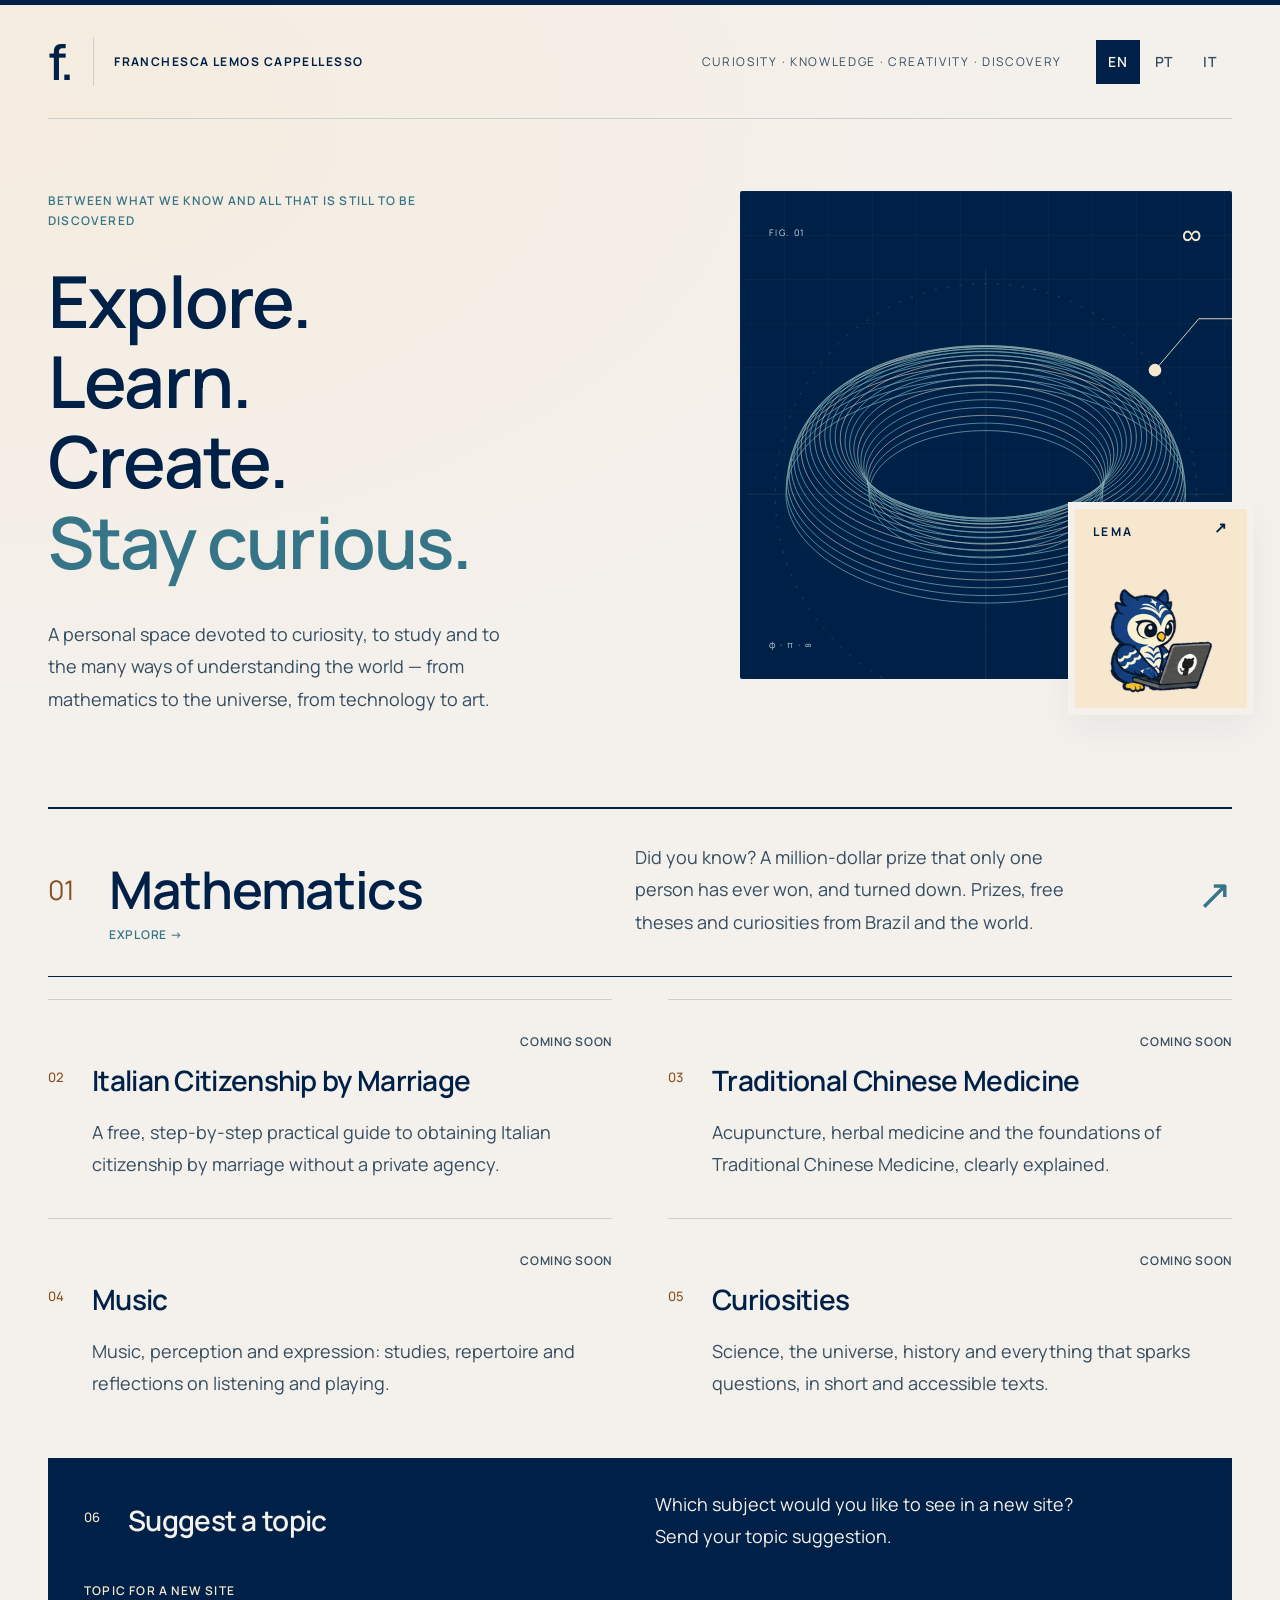
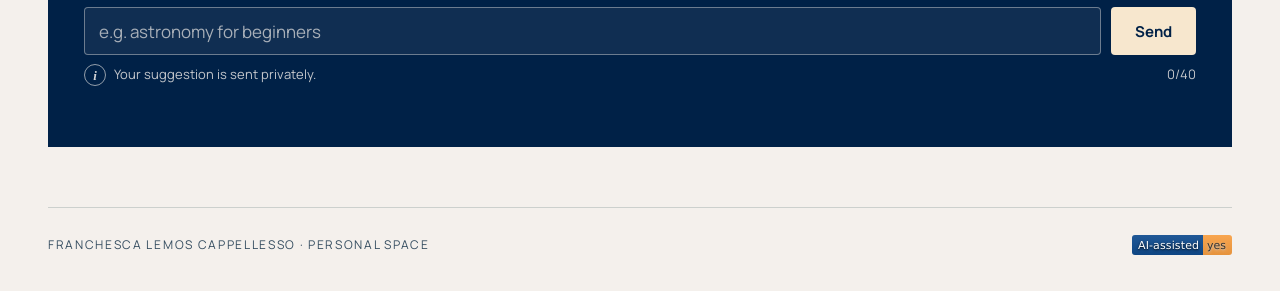
<file: index.html>
<!doctype html>
<html lang="en">
<head>
  <meta charset="utf-8">
  <meta name="viewport" content="width=device-width, initial-scale=1">

  <title>Franchesca Lemos Cappellesso</title>
    
  <link rel="stylesheet" href="fonts.css">
  <link rel="stylesheet" href="home.css">
<link rel="stylesheet" href="typography.css?v=3">
  <style>.footer-ai{display:flex;flex-wrap:wrap;align-items:center;justify-content:space-between;gap:12px}.footer-ai .ai-badge{display:block}
  .sugestao{grid-column:1/-1;display:grid;gap:8px;margin:0}
  .sugestao-rotulo{font:600 12px var(--sans);letter-spacing:.1em;text-transform:uppercase;color:var(--champagne)}
  .sugestao-linha{display:flex;gap:10px;flex-wrap:wrap}
  .sugestao input[type=text]{flex:1 1 220px;min-height:48px;padding:10px 14px;border:1px solid #f4f0ec66;border-radius:4px;background:#ffffff10;color:var(--paper);font:400 17px var(--sans)}
  .sugestao input[type=text]::placeholder{color:#f4f0ecaa}
  .sugestao input[type=text]:focus{outline:2px solid var(--champagne);outline-offset:2px}
  .sugestao button{min-height:48px;padding:0 24px;border:0;border-radius:4px;background:var(--champagne);color:var(--ink);font:700 15px var(--sans);cursor:pointer}
  .sugestao button:hover{background:var(--white)}
  .sugestao button:focus-visible{outline:2px solid var(--champagne);outline-offset:3px}
  .sugestao button:disabled{opacity:.55;cursor:default}
  .sugestao-rodape{display:flex;justify-content:space-between;gap:12px;font-size:13px;color:#f4f0eccc}
  .sugestao-armadilha{position:absolute;left:-9999px;width:1px;height:1px;opacity:0}
  .sugestao-nota{display:flex;align-items:center;gap:8px}
  .sugestao-info{display:inline-grid;place-items:center;width:22px;height:22px;min-height:0!important;margin:0;padding:0!important;border:1.5px solid #f4f0ec99!important;border-radius:50%!important;background:transparent!important;color:#f4f0ecdd!important;font:italic 700 13px/1 Georgia,serif!important;flex:none;cursor:pointer}
  .sugestao-info:hover,.sugestao-info[aria-expanded=true]{background:var(--champagne)!important;color:var(--ink)!important;border-color:var(--champagne)!important}
  .interest .sugestao .sugestao-privacidade{margin:0;max-width:none;font-size:12px;line-height:1.6;color:#f4f0ec8c;cursor:pointer}
  .interest .sugestao .sugestao-privacidade:not(.aberta){display:none}
  .interest .sugestao .sugestao-privacidade.aberta{font-size:14px;line-height:1.7;color:#f4f0ecdd}

  .interest .sugestao-status{margin:0;min-height:1.5em;font-size:15px;color:var(--champagne)}</style>
</head>

<body>

  <div class="page">

    <header>
      <div class="name"><span class="brand-monogram" aria-hidden="true">f.</span>
        Franchesca Lemos Cappellesso
      </div>

      <div class="header-side">
        <div class="coordinates" data-i18n="coordinates">
          Curiosity · Knowledge · Creativity · Discovery
        </div>

        <nav class="lang" aria-label="Language">
          <button type="button" data-lang="en">EN</button>
          <button type="button" data-lang="pt">PT</button>
          <button type="button" data-lang="it">IT</button>
        </nav>
      </div>
    </header>

    <main>
      <section class="home-hero" aria-labelledby="opening-title">
        <div class="hero-copy">
          <p class="eyebrow" data-i18n="eyebrow">
        between what we know and all that is still to be discovered
      </p>
          <h1 id="opening-title">
        Explore.<br>Learn.<br>Create.<br>
        <span>Stay curious.</span>
      </h1>
          <p class="intro" data-i18n="intro">
        A personal space devoted to curiosity, to study
        and to the many ways of understanding the world —
        from mathematics to the universe,
        from technology to art.
      </p>
        </div>
        <div class="hero-visual">
          <figure class="observatory" aria-hidden="true">
  <div class="diagram-index">FIG. 01 <span>∞</span></div>
  <svg class="orbit-study" viewBox="0 0 440 420" fill="none" xmlns="http://www.w3.org/2000/svg">
    <path class="axis" d="M30 210H410M220 30V390"/>
    <circle class="reference-orbit" cx="220" cy="210" r="168"/>
    <g class="surface-lines"><polyline points="359.92,168.66 361.87,170.67 363.72,172.71 365.48,174.78 367.13,176.86 368.68,178.98 370.14,181.11 371.49,183.26 372.73,185.43 373.87,187.62 374.91,189.82 375.83,192.04 376.66,194.27 377.37,196.51 377.98,198.76 378.48,201.01 378.87,203.28 379.15,205.54 379.32,207.81 379.38,210.09 379.33,212.36 379.18,214.63 378.91,216.90 378.54,219.16 378.06,221.42 377.47,223.66 376.77,225.90 375.96,228.13 375.05,230.35 374.03,232.55 372.90,234.73 371.68,236.90 370.34,239.05 368.90,241.19 367.37,243.30 365.73,245.38 363.99,247.45 362.15,249.48 360.21,251.49 358.18,253.47 356.06,255.43 353.84,257.35 351.52,259.23 349.12,261.09 346.63,262.91 344.06,264.69 341.39,266.44 338.65,268.14 335.82,269.81 332.92,271.44 329.93,273.02 326.87,274.56 323.74,276.06 320.54,277.51 317.27,278.91 313.93,280.27 310.53,281.58 307.06,282.84 303.54,284.05 299.96,285.21 296.32,286.32 292.63,287.38 288.89,288.38 285.11,289.33 281.28,290.22 277.40,291.06 273.49,291.85 269.54,292.58 265.56,293.25 261.55,293.86 257.51,294.42 253.44,294.92 249.35,295.36 245.24,295.74 241.11,296.07 236.97,296.33 232.81,296.54 228.65,296.68 224.48,296.77 220.31,296.80 216.14,296.77 211.97,296.67 207.80,296.52 203.65,296.31 199.50,296.04 195.37,295.71 191.26,295.33 187.16,294.88 183.09,294.38 179.05,293.82 175.03,293.20 171.04,292.52 167.09,291.79 163.17,291.00 159.29,290.16 155.45,289.26 151.66,288.30 147.92,287.30 144.22,286.24 140.58,285.13 136.99,283.96 133.45,282.75 129.98,281.48 126.57,280.17 123.22,278.81 119.94,277.40 116.72,275.94 113.58,274.44 110.51,272.90 107.52,271.31 104.60,269.68 101.76,268.01 99.01,266.30 96.33,264.56 93.74,262.77 91.24,260.95 88.82,259.09 86.50,257.20 84.27,255.28 82.13,253.32 80.08,251.34 78.13,249.33 76.28,247.29 74.52,245.22 72.87,243.14 71.32,241.02 69.86,238.89 68.51,236.74 67.27,234.57 66.13,232.38 65.09,230.18 64.17,227.96 63.34,225.73 62.63,223.49 62.02,221.24 61.52,218.99 61.13,216.72 60.85,214.46 60.68,212.19 60.62,209.91 60.67,207.64 60.82,205.37 61.09,203.10 61.46,200.84 61.94,198.58 62.53,196.34 63.23,194.10 64.04,191.87 64.95,189.65 65.97,187.45 67.10,185.27 68.32,183.10 69.66,180.95 71.10,178.81 72.63,176.70 74.27,174.62 76.01,172.55 77.85,170.52 79.79,168.51 81.82,166.53 83.94,164.57 86.16,162.65 88.48,160.77 90.88,158.91 93.37,157.09 95.94,155.31 98.61,153.56 101.35,151.86 104.18,150.19 107.08,148.56 110.07,146.98 113.13,145.44 116.26,143.94 119.46,142.49 122.73,141.09 126.07,139.73 129.47,138.42 132.94,137.16 136.46,135.95 140.04,134.79 143.68,133.68 147.37,132.62 151.11,131.62 154.89,130.67 158.72,129.78 162.60,128.94 166.51,128.15 170.46,127.42 174.44,126.75 178.45,126.14 182.49,125.58 186.56,125.08 190.65,124.64 194.76,124.26 198.89,123.93 203.03,123.67 207.19,123.46 211.35,123.32 215.52,123.23 219.69,123.20 223.86,123.23 228.03,123.33 232.20,123.48 236.35,123.69 240.50,123.96 244.63,124.29 248.74,124.67 252.84,125.12 256.91,125.62 260.95,126.18 264.97,126.80 268.96,127.48 272.91,128.21 276.83,129.00 280.71,129.84 284.55,130.74 288.34,131.70 292.08,132.70 295.78,133.76 299.42,134.87 303.01,136.04 306.55,137.25 310.02,138.52 313.43,139.83 316.78,141.19 320.06,142.60 323.28,144.06 326.42,145.56 329.49,147.10 332.48,148.69 335.40,150.32 338.24,151.99 340.99,153.70 343.67,155.44 346.26,157.23 348.76,159.05 351.18,160.91 353.50,162.80 355.73,164.72 357.87,166.68 359.92,168.66"/><polyline points="359.69,162.90 361.64,164.91 363.49,166.95 365.24,169.01 366.89,171.09 368.44,173.20 369.89,175.33 371.24,177.48 372.48,179.65 373.62,181.83 374.65,184.03 375.58,186.24 376.40,188.47 377.11,190.70 377.72,192.95 378.22,195.20 378.61,197.46 378.89,199.73 379.06,201.99 379.12,204.26 379.07,206.53 378.92,208.80 378.65,211.06 378.28,213.32 377.80,215.57 377.21,217.82 376.51,220.05 375.71,222.28 374.80,224.49 373.78,226.69 372.65,228.87 371.43,231.03 370.10,233.18 368.66,235.31 367.13,237.42 365.49,239.50 363.75,241.56 361.92,243.59 359.98,245.60 357.96,247.58 355.83,249.53 353.62,251.44 351.31,253.33 348.91,255.18 346.43,257.00 343.85,258.78 341.20,260.52 338.45,262.22 335.63,263.89 332.73,265.51 329.75,267.09 326.70,268.63 323.57,270.12 320.38,271.57 317.11,272.98 313.78,274.33 310.38,275.64 306.92,276.90 303.40,278.11 299.83,279.26 296.20,280.37 292.51,281.42 288.78,282.43 285.00,283.37 281.18,284.27 277.31,285.10 273.40,285.89 269.46,286.62 265.49,287.29 261.48,287.90 257.44,288.46 253.38,288.95 249.30,289.39 245.19,289.78 241.07,290.10 236.94,290.36 232.79,290.57 228.63,290.72 224.47,290.80 220.31,290.83 216.14,290.80 211.98,290.71 207.82,290.56 203.67,290.35 199.53,290.08 195.41,289.75 191.30,289.36 187.22,288.92 183.15,288.42 179.11,287.85 175.10,287.24 171.12,286.56 167.17,285.83 163.26,285.04 159.39,284.20 155.56,283.30 151.77,282.35 148.03,281.35 144.34,280.29 140.71,279.18 137.12,278.01 133.59,276.80 130.13,275.54 126.72,274.23 123.38,272.87 120.10,271.46 116.89,270.01 113.76,268.51 110.69,266.97 107.70,265.39 104.79,263.76 101.96,262.09 99.20,260.39 96.53,258.64 93.95,256.86 91.45,255.04 89.04,253.19 86.72,251.30 84.49,249.38 82.35,247.43 80.31,245.45 78.36,243.44 76.51,241.40 74.76,239.34 73.11,237.26 71.56,235.15 70.11,233.02 68.76,230.87 67.52,228.70 66.38,226.52 65.35,224.32 64.42,222.11 63.60,219.88 62.89,217.65 62.28,215.40 61.78,213.15 61.39,210.89 61.11,208.62 60.94,206.36 60.88,204.09 60.93,201.82 61.08,199.55 61.35,197.29 61.72,195.03 62.20,192.78 62.79,190.53 63.49,188.30 64.29,186.07 65.20,183.86 66.22,181.66 67.35,179.48 68.57,177.31 69.90,175.17 71.34,173.04 72.87,170.93 74.51,168.85 76.25,166.79 78.08,164.76 80.02,162.75 82.04,160.77 84.17,158.82 86.38,156.91 88.69,155.02 91.09,153.17 93.57,151.35 96.15,149.57 98.80,147.83 101.55,146.13 104.37,144.46 107.27,142.84 110.25,141.26 113.30,139.72 116.43,138.23 119.62,136.78 122.89,135.37 126.22,134.02 129.62,132.71 133.08,131.45 136.60,130.24 140.17,129.09 143.80,127.98 147.49,126.93 151.22,125.92 155.00,124.98 158.82,124.08 162.69,123.24 166.60,122.46 170.54,121.73 174.51,121.06 178.52,120.45 182.56,119.89 186.62,119.40 190.70,118.95 194.81,118.57 198.93,118.25 203.06,117.99 207.21,117.78 211.37,117.63 215.53,117.55 219.69,117.52 223.86,117.55 228.02,117.64 232.18,117.79 236.33,118.00 240.47,118.27 244.59,118.60 248.70,118.99 252.78,119.43 256.85,119.93 260.89,120.49 264.90,121.11 268.88,121.79 272.83,122.52 276.74,123.31 280.61,124.15 284.44,125.05 288.23,126.00 291.97,127.00 295.66,128.06 299.29,129.17 302.88,130.33 306.41,131.55 309.87,132.81 313.28,134.12 316.62,135.48 319.90,136.89 323.11,138.34 326.24,139.84 329.31,141.38 332.30,142.96 335.21,144.59 338.04,146.26 340.80,147.96 343.47,149.71 346.05,151.49 348.55,153.31 350.96,155.16 353.28,157.05 355.51,158.97 357.65,160.92 359.69,162.90"/><polyline points="359.01,157.37 360.94,159.37 362.79,161.39 364.53,163.45 366.17,165.52 367.72,167.62 369.16,169.74 370.50,171.88 371.73,174.03 372.87,176.21 373.90,178.39 374.82,180.60 375.63,182.81 376.34,185.04 376.95,187.27 377.44,189.51 377.83,191.76 378.11,194.01 378.28,196.27 378.34,198.53 378.30,200.78 378.14,203.04 377.88,205.29 377.51,207.54 377.03,209.78 376.44,212.02 375.75,214.24 374.94,216.45 374.04,218.65 373.03,220.84 371.91,223.01 370.69,225.17 369.36,227.31 367.93,229.42 366.41,231.52 364.78,233.59 363.05,235.64 361.22,237.67 359.30,239.66 357.28,241.63 355.17,243.57 352.96,245.48 350.67,247.35 348.28,249.20 345.81,251.00 343.25,252.77 340.60,254.51 337.88,256.20 335.07,257.86 332.18,259.48 329.22,261.05 326.18,262.58 323.07,264.07 319.88,265.51 316.63,266.90 313.32,268.25 309.94,269.55 306.50,270.81 302.99,272.01 299.44,273.16 295.82,274.26 292.16,275.31 288.44,276.31 284.68,277.25 280.88,278.14 277.03,278.98 273.14,279.75 269.22,280.48 265.26,281.15 261.28,281.76 257.26,282.31 253.22,282.81 249.16,283.24 245.07,283.62 240.97,283.95 236.85,284.21 232.73,284.41 228.59,284.56 224.45,284.64 220.31,284.67 216.16,284.64 212.02,284.55 207.88,284.40 203.75,284.19 199.63,283.92 195.53,283.60 191.44,283.21 187.38,282.77 183.33,282.27 179.31,281.71 175.32,281.10 171.36,280.43 167.43,279.70 163.54,278.91 159.69,278.08 155.88,277.18 152.11,276.23 148.39,275.23 144.71,274.18 141.09,273.08 137.53,271.92 134.02,270.71 130.57,269.46 127.18,268.15 123.85,266.80 120.59,265.40 117.40,263.96 114.28,262.47 111.23,260.93 108.25,259.35 105.35,257.74 102.53,256.08 99.79,254.38 97.14,252.64 94.56,250.87 92.08,249.06 89.68,247.21 87.37,245.33 85.15,243.42 83.02,241.48 80.99,239.51 79.06,237.51 77.21,235.49 75.47,233.44 73.83,231.36 72.28,229.26 70.84,227.14 69.50,225.01 68.27,222.85 67.13,220.68 66.10,218.49 65.18,216.29 64.37,214.07 63.66,211.85 63.05,209.61 62.56,207.37 62.17,205.12 61.89,202.87 61.72,200.61 61.66,198.36 61.70,196.10 61.86,193.84 62.12,191.59 62.49,189.34 62.97,187.10 63.56,184.87 64.25,182.64 65.06,180.43 65.96,178.23 66.97,176.04 68.09,173.87 69.31,171.71 70.64,169.58 72.07,167.46 73.59,165.36 75.22,163.29 76.95,161.24 78.78,159.22 80.70,157.22 82.72,155.25 84.83,153.31 87.04,151.40 89.33,149.53 91.72,147.69 94.19,145.88 96.75,144.11 99.40,142.37 102.12,140.68 104.93,139.02 107.82,137.41 110.78,135.83 113.82,134.30 116.93,132.81 120.12,131.37 123.37,129.98 126.68,128.63 130.06,127.33 133.50,126.07 137.01,124.87 140.56,123.72 144.18,122.62 147.84,121.57 151.56,120.57 155.32,119.63 159.12,118.74 162.97,117.91 166.86,117.13 170.78,116.40 174.74,115.74 178.72,115.13 182.74,114.57 186.78,114.08 190.84,113.64 194.93,113.26 199.03,112.94 203.15,112.67 207.27,112.47 211.41,112.32 215.55,112.24 219.69,112.21 223.84,112.24 227.98,112.33 232.12,112.48 236.25,112.69 240.37,112.96 244.47,113.28 248.56,113.67 252.62,114.11 256.67,114.61 260.69,115.17 264.68,115.79 268.64,116.46 272.57,117.18 276.46,117.97 280.31,118.81 284.12,119.70 287.89,120.65 291.61,121.65 295.29,122.70 298.91,123.81 302.47,124.96 305.98,126.17 309.43,127.42 312.82,128.73 316.15,130.08 319.41,131.48 322.60,132.93 325.72,134.42 328.77,135.95 331.75,137.53 334.65,139.15 337.47,140.80 340.21,142.50 342.86,144.24 345.44,146.01 347.92,147.83 350.32,149.67 352.63,151.55 354.85,153.46 356.98,155.40 359.01,157.37"/><polyline points="357.88,152.15 359.80,154.13 361.63,156.14 363.36,158.18 364.99,160.24 366.52,162.32 367.95,164.42 369.28,166.54 370.50,168.68 371.63,170.83 372.65,173.01 373.56,175.19 374.37,177.39 375.08,179.59 375.67,181.81 376.17,184.03 376.55,186.26 376.83,188.50 377.00,190.74 377.06,192.97 377.01,195.21 376.86,197.45 376.60,199.69 376.23,201.91 375.75,204.14 375.17,206.35 374.48,208.56 373.69,210.76 372.79,212.94 371.78,215.11 370.68,217.26 369.46,219.40 368.15,221.52 366.73,223.62 365.22,225.70 363.60,227.76 361.89,229.79 360.08,231.80 358.17,233.78 356.17,235.73 354.07,237.65 351.88,239.55 349.61,241.41 347.24,243.23 344.79,245.03 342.25,246.78 339.62,248.50 336.92,250.18 334.13,251.83 331.27,253.43 328.33,254.99 325.32,256.51 322.23,257.98 319.08,259.41 315.85,260.80 312.56,262.14 309.21,263.43 305.79,264.67 302.32,265.86 298.79,267.01 295.21,268.10 291.57,269.14 287.89,270.13 284.16,271.06 280.38,271.94 276.57,272.77 272.71,273.54 268.82,274.26 264.90,274.92 260.94,275.53 256.96,276.08 252.95,276.57 248.92,277.00 244.87,277.38 240.80,277.70 236.72,277.96 232.62,278.16 228.52,278.31 224.41,278.39 220.30,278.42 216.19,278.39 212.08,278.30 207.98,278.15 203.88,277.94 199.80,277.68 195.73,277.36 191.68,276.97 187.64,276.53 183.63,276.04 179.64,275.49 175.68,274.88 171.75,274.21 167.86,273.49 164.00,272.71 160.18,271.88 156.40,270.99 152.66,270.05 148.97,269.06 145.32,268.02 141.73,266.92 138.20,265.77 134.71,264.58 131.29,263.33 127.93,262.04 124.63,260.69 121.40,259.31 118.23,257.87 115.13,256.40 112.11,254.87 109.16,253.31 106.28,251.70 103.49,250.06 100.77,248.37 98.13,246.65 95.58,244.89 93.12,243.10 90.74,241.27 88.45,239.40 86.24,237.51 84.14,235.58 82.12,233.63 80.20,231.64 78.37,229.64 76.64,227.60 75.01,225.54 73.48,223.46 72.05,221.36 70.72,219.24 69.50,217.10 68.37,214.94 67.35,212.77 66.44,210.59 65.63,208.39 64.92,206.19 64.33,203.97 63.83,201.75 63.45,199.52 63.17,197.28 63.00,195.04 62.94,192.80 62.99,190.57 63.14,188.33 63.40,186.09 63.77,183.86 64.25,181.64 64.83,179.43 65.52,177.22 66.31,175.02 67.21,172.84 68.22,170.67 69.32,168.52 70.54,166.38 71.85,164.26 73.27,162.16 74.78,160.08 76.40,158.02 78.11,155.99 79.92,153.98 81.83,152.00 83.83,150.05 85.93,148.13 88.12,146.23 90.39,144.37 92.76,142.55 95.21,140.75 97.75,139.00 100.38,137.28 103.08,135.59 105.87,133.95 108.73,132.35 111.67,130.79 114.68,129.27 117.77,127.80 120.92,126.37 124.15,124.98 127.44,123.64 130.79,122.35 134.21,121.11 137.68,119.92 141.21,118.77 144.79,117.68 148.43,116.64 152.11,115.65 155.84,114.72 159.62,113.84 163.43,113.01 167.29,112.24 171.18,111.52 175.10,110.86 179.06,110.25 183.04,109.70 187.05,109.21 191.08,108.77 195.13,108.40 199.20,108.08 203.28,107.82 207.38,107.61 211.48,107.47 215.59,107.38 219.70,107.36 223.81,107.39 227.92,107.48 232.02,107.63 236.12,107.84 240.20,108.10 244.27,108.42 248.32,108.81 252.36,109.24 256.37,109.74 260.36,110.29 264.32,110.90 268.25,111.57 272.14,112.29 276.00,113.07 279.82,113.90 283.60,114.79 287.34,115.73 291.03,116.72 294.68,117.76 298.27,118.86 301.80,120.01 305.29,121.20 308.71,122.45 312.07,123.74 315.37,125.08 318.60,126.47 321.77,127.91 324.87,129.38 327.89,130.91 330.84,132.47 333.72,134.08 336.51,135.72 339.23,137.41 341.87,139.13 344.42,140.89 346.88,142.68 349.26,144.51 351.55,146.38 353.76,148.27 355.86,150.20 357.88,152.15"/><polyline points="356.33,147.33 358.23,149.29 360.03,151.28 361.74,153.29 363.35,155.32 364.87,157.38 366.28,159.46 367.60,161.56 368.81,163.67 369.92,165.80 370.93,167.95 371.83,170.11 372.63,172.28 373.33,174.46 373.92,176.65 374.41,178.85 374.79,181.06 375.06,183.27 375.23,185.48 375.29,187.69 375.24,189.91 375.09,192.12 374.83,194.33 374.47,196.53 374.00,198.73 373.42,200.92 372.74,203.10 371.96,205.27 371.07,207.43 370.08,209.58 368.98,211.71 367.78,213.82 366.48,215.92 365.08,217.99 363.58,220.05 361.99,222.08 360.29,224.09 358.50,226.08 356.61,228.03 354.63,229.97 352.56,231.87 350.40,233.74 348.15,235.58 345.81,237.38 343.38,239.16 340.87,240.89 338.28,242.60 335.60,244.26 332.85,245.88 330.02,247.47 327.11,249.01 324.13,250.51 321.08,251.97 317.96,253.38 314.77,254.75 311.52,256.08 308.20,257.35 304.83,258.58 301.39,259.76 297.90,260.89 294.36,261.97 290.77,263.00 287.12,263.97 283.44,264.90 279.70,265.77 275.93,266.59 272.12,267.35 268.27,268.06 264.39,268.72 260.48,269.32 256.54,269.86 252.58,270.35 248.59,270.78 244.59,271.15 240.57,271.46 236.53,271.72 232.48,271.92 228.43,272.07 224.36,272.15 220.30,272.18 216.23,272.15 212.17,272.06 208.11,271.91 204.07,271.70 200.03,271.44 196.00,271.12 192.00,270.75 188.01,270.31 184.04,269.82 180.10,269.27 176.18,268.67 172.30,268.01 168.45,267.30 164.63,266.53 160.85,265.71 157.11,264.83 153.42,263.90 149.77,262.92 146.17,261.89 142.61,260.80 139.12,259.67 135.67,258.49 132.29,257.26 128.97,255.98 125.70,254.65 122.51,253.28 119.38,251.86 116.31,250.40 113.32,248.89 110.41,247.35 107.56,245.76 104.80,244.13 102.11,242.47 99.51,240.76 96.98,239.02 94.54,237.25 92.19,235.44 89.93,233.60 87.75,231.72 85.67,229.82 83.67,227.89 81.77,225.93 79.97,223.94 78.26,221.93 76.65,219.89 75.13,217.84 73.72,215.76 72.40,213.66 71.19,211.55 70.08,209.41 69.07,207.27 68.17,205.11 67.37,202.94 66.67,200.75 66.08,198.56 65.59,196.36 65.21,194.16 64.94,191.95 64.77,189.74 64.71,187.52 64.76,185.31 64.91,183.10 65.17,180.89 65.53,178.68 66.00,176.49 66.58,174.30 67.26,172.11 68.04,169.94 68.93,167.78 69.92,165.64 71.02,163.51 72.22,161.39 73.52,159.30 74.92,157.22 76.42,155.17 78.01,153.13 79.71,151.12 81.50,149.14 83.39,147.18 85.37,145.25 87.44,143.35 89.60,141.48 91.85,139.64 94.19,137.83 96.62,136.06 99.13,134.32 101.72,132.62 104.40,130.96 107.15,129.33 109.98,127.75 112.89,126.21 115.87,124.70 118.92,123.25 122.04,121.83 125.23,120.46 128.48,119.14 131.80,117.87 135.17,116.64 138.61,115.46 142.10,114.33 145.64,113.25 149.23,112.22 152.88,111.24 156.56,110.32 160.30,109.44 164.07,108.63 167.88,107.86 171.73,107.15 175.61,106.50 179.52,105.90 183.46,105.36 187.42,104.87 191.41,104.44 195.41,104.07 199.43,103.75 203.47,103.49 207.52,103.29 211.57,103.15 215.64,103.07 219.70,103.04 223.77,103.07 227.83,103.16 231.89,103.31 235.93,103.51 239.97,103.77 244.00,104.09 248.00,104.47 251.99,104.90 255.96,105.40 259.90,105.94 263.82,106.55 267.70,107.20 271.55,107.92 275.37,108.69 279.15,109.51 282.89,110.38 286.58,111.31 290.23,112.29 293.83,113.33 297.39,114.41 300.88,115.55 304.33,116.73 307.71,117.96 311.03,119.24 314.30,120.57 317.49,121.94 320.62,123.36 323.69,124.82 326.68,126.32 329.59,127.87 332.44,129.46 335.20,131.08 337.89,132.75 340.49,134.45 343.02,136.19 345.46,137.97 347.81,139.78 350.07,141.62 352.25,143.49 354.33,145.40 356.33,147.33"/><polyline points="354.37,142.98 356.25,144.91 358.03,146.87 359.71,148.85 361.30,150.86 362.79,152.88 364.19,154.93 365.48,157.00 366.68,159.08 367.77,161.19 368.77,163.30 369.66,165.43 370.45,167.57 371.13,169.72 371.72,171.88 372.19,174.05 372.57,176.22 372.84,178.40 373.00,180.58 373.06,182.76 373.02,184.94 372.87,187.13 372.61,189.30 372.26,191.48 371.79,193.64 371.23,195.80 370.55,197.95 369.78,200.09 368.90,202.22 367.92,204.33 366.84,206.43 365.66,208.52 364.38,210.58 363.00,212.63 361.52,214.66 359.95,216.66 358.28,218.64 356.51,220.60 354.66,222.53 352.70,224.43 350.66,226.30 348.53,228.15 346.31,229.96 344.00,231.74 341.61,233.49 339.14,235.20 336.58,236.88 333.95,238.52 331.23,240.12 328.44,241.68 325.58,243.20 322.64,244.68 319.63,246.12 316.56,247.51 313.41,248.86 310.21,250.17 306.94,251.42 303.61,252.63 300.23,253.80 296.79,254.91 293.29,255.97 289.75,256.99 286.16,257.95 282.53,258.86 278.85,259.72 275.13,260.53 271.37,261.28 267.58,261.98 263.76,262.63 259.90,263.22 256.02,263.75 252.11,264.23 248.18,264.66 244.24,265.02 240.27,265.33 236.29,265.59 232.30,265.79 228.31,265.93 224.30,266.01 220.30,266.04 216.29,266.01 212.28,265.92 208.28,265.77 204.29,265.57 200.31,265.31 196.35,265.00 192.40,264.63 188.46,264.20 184.56,263.71 180.67,263.17 176.81,262.58 172.98,261.93 169.18,261.23 165.42,260.47 161.70,259.66 158.01,258.80 154.37,257.88 150.77,256.91 147.22,255.90 143.72,254.83 140.28,253.71 136.88,252.54 133.55,251.33 130.27,250.07 127.06,248.76 123.90,247.41 120.82,246.01 117.80,244.57 114.85,243.09 111.98,241.56 109.17,240.00 106.45,238.39 103.80,236.75 101.23,235.07 98.75,233.36 96.34,231.61 94.02,229.83 91.79,228.01 89.65,226.16 87.59,224.29 85.63,222.38 83.75,220.45 81.97,218.49 80.29,216.51 78.70,214.50 77.21,212.47 75.81,210.43 74.52,208.36 73.32,206.27 72.23,204.17 71.23,202.06 70.34,199.93 69.55,197.79 68.87,195.64 68.28,193.48 67.81,191.31 67.43,189.14 67.16,186.96 67.00,184.78 66.94,182.60 66.98,180.41 67.13,178.23 67.39,176.06 67.74,173.88 68.21,171.72 68.77,169.56 69.45,167.41 70.22,165.27 71.10,163.14 72.08,161.03 73.16,158.93 74.34,156.84 75.62,154.78 77.00,152.73 78.48,150.70 80.05,148.70 81.72,146.72 83.49,144.76 85.34,142.83 87.30,140.93 89.34,139.06 91.47,137.21 93.69,135.40 96.00,133.62 98.39,131.87 100.86,130.16 103.42,128.48 106.05,126.84 108.77,125.24 111.56,123.68 114.42,122.16 117.36,120.68 120.37,119.24 123.44,117.85 126.59,116.50 129.79,115.19 133.06,113.94 136.39,112.73 139.77,111.56 143.21,110.45 146.71,109.38 150.25,108.37 153.84,107.41 157.47,106.50 161.15,105.64 164.87,104.83 168.63,104.08 172.42,103.38 176.24,102.73 180.10,102.14 183.98,101.61 187.89,101.13 191.82,100.70 195.76,100.34 199.73,100.03 203.71,99.77 207.70,99.57 211.69,99.43 215.70,99.35 219.70,99.32 223.71,99.35 227.72,99.44 231.72,99.59 235.71,99.79 239.69,100.05 243.65,100.36 247.60,100.73 251.54,101.16 255.44,101.65 259.33,102.18 263.19,102.78 267.02,103.43 270.82,104.13 274.58,104.89 278.30,105.70 281.99,106.56 285.63,107.48 289.23,108.45 292.78,109.46 296.28,110.53 299.72,111.65 303.12,112.82 306.45,114.03 309.73,115.29 312.94,116.60 316.10,117.95 319.18,119.35 322.20,120.79 325.15,122.27 328.02,123.80 330.83,125.36 333.55,126.96 336.20,128.61 338.77,130.29 341.25,132.00 343.66,133.75 345.98,135.53 348.21,137.35 350.35,139.20 352.41,141.07 354.37,142.98"/><polyline points="352.05,139.17 353.89,141.07 355.64,142.99 357.29,144.94 358.85,146.91 360.32,148.90 361.69,150.92 362.96,152.95 364.14,155.00 365.22,157.06 366.19,159.14 367.07,161.23 367.84,163.33 368.52,165.45 369.09,167.57 369.56,169.70 369.93,171.84 370.19,173.98 370.36,176.12 370.42,178.26 370.37,180.41 370.22,182.55 369.97,184.69 369.62,186.83 369.17,188.96 368.61,191.08 367.95,193.19 367.19,195.29 366.33,197.38 365.37,199.46 364.30,201.53 363.14,203.57 361.88,205.60 360.53,207.61 359.08,209.60 357.53,211.57 355.89,213.52 354.15,215.44 352.33,217.34 350.41,219.21 348.40,221.05 346.31,222.86 344.13,224.65 341.86,226.40 339.51,228.11 337.08,229.80 334.57,231.44 331.97,233.05 329.31,234.63 326.56,236.16 323.75,237.66 320.86,239.11 317.91,240.52 314.88,241.89 311.80,243.22 308.65,244.50 305.44,245.74 302.17,246.93 298.84,248.07 295.46,249.16 292.03,250.21 288.55,251.21 285.02,252.15 281.44,253.05 277.83,253.89 274.17,254.69 270.48,255.43 266.76,256.11 263.00,256.75 259.21,257.33 255.40,257.85 251.56,258.32 247.70,258.74 243.82,259.10 239.92,259.41 236.01,259.66 232.09,259.85 228.16,259.99 224.23,260.07 220.29,260.10 216.35,260.07 212.42,259.98 208.49,259.84 204.57,259.64 200.65,259.39 196.76,259.08 192.87,258.71 189.01,258.29 185.17,257.81 181.35,257.28 177.56,256.70 173.79,256.06 170.06,255.37 166.37,254.63 162.71,253.83 159.09,252.98 155.51,252.08 151.97,251.13 148.48,250.13 145.04,249.08 141.66,247.98 138.32,246.84 135.04,245.64 131.82,244.40 128.66,243.12 125.57,241.79 122.53,240.42 119.57,239.00 116.67,237.54 113.85,236.05 111.09,234.51 108.41,232.93 105.81,231.32 103.29,229.67 100.84,227.98 98.48,226.26 96.20,224.51 94.01,222.73 91.90,220.91 89.88,219.07 87.95,217.20 86.11,215.30 84.36,213.37 82.71,211.43 81.15,209.45 79.68,207.46 78.31,205.45 77.04,203.42 75.86,201.37 74.78,199.30 73.81,197.23 72.93,195.13 72.16,193.03 71.48,190.92 70.91,188.79 70.44,186.66 70.07,184.53 69.81,182.39 69.64,180.24 69.58,178.10 69.63,175.96 69.78,173.81 70.03,171.67 70.38,169.54 70.83,167.41 71.39,165.29 72.05,163.17 72.81,161.07 73.67,158.98 74.63,156.90 75.70,154.84 76.86,152.79 78.12,150.76 79.47,148.75 80.92,146.76 82.47,144.79 84.11,142.84 85.85,140.92 87.67,139.02 89.59,137.15 91.60,135.31 93.69,133.50 95.87,131.72 98.14,129.97 100.49,128.25 102.92,126.57 105.43,124.92 108.03,123.31 110.69,121.74 113.44,120.20 116.25,118.71 119.14,117.25 122.09,115.84 125.12,114.47 128.20,113.15 131.35,111.86 134.56,110.63 137.83,109.44 141.16,108.30 144.54,107.20 147.97,106.16 151.45,105.16 154.98,104.21 158.56,103.32 162.17,102.47 165.83,101.68 169.52,100.94 173.24,100.25 177.00,99.62 180.79,99.04 184.60,98.51 188.44,98.04 192.30,97.62 196.18,97.26 200.08,96.96 203.99,96.71 207.91,96.51 211.84,96.38 215.77,96.29 219.71,96.27 223.65,96.30 227.58,96.38 231.51,96.53 235.43,96.72 239.35,96.98 243.24,97.29 247.13,97.65 250.99,98.07 254.83,98.55 258.65,99.08 262.44,99.66 266.21,100.30 269.94,100.99 273.63,101.74 277.29,102.53 280.91,103.38 284.49,104.28 288.03,105.23 291.52,106.23 294.96,107.28 298.34,108.38 301.68,109.53 304.96,110.72 308.18,111.96 311.34,113.24 314.43,114.57 317.47,115.95 320.43,117.36 323.33,118.82 326.15,120.32 328.91,121.86 331.59,123.43 334.19,125.05 336.71,126.70 339.16,128.38 341.52,130.10 343.80,131.85 345.99,133.64 348.10,135.45 350.12,137.30 352.05,139.17"/><polyline points="349.39,135.96 351.19,137.82 352.91,139.70 354.53,141.61 356.06,143.54 357.50,145.50 358.84,147.47 360.09,149.46 361.24,151.47 362.29,153.49 363.25,155.53 364.11,157.58 364.87,159.64 365.53,161.71 366.09,163.79 366.55,165.88 366.91,167.97 367.17,170.07 367.33,172.17 367.39,174.27 367.34,176.37 367.20,178.47 366.96,180.56 366.61,182.66 366.16,184.74 365.62,186.82 364.97,188.89 364.23,190.95 363.38,193.00 362.44,195.04 361.40,197.06 360.26,199.07 359.03,201.06 357.70,203.03 356.28,204.98 354.76,206.91 353.15,208.81 351.45,210.70 349.66,212.56 347.78,214.39 345.82,216.19 343.76,217.97 341.63,219.72 339.41,221.43 337.10,223.11 334.72,224.76 332.26,226.38 329.72,227.95 327.11,229.50 324.42,231.00 321.66,232.46 318.83,233.89 315.94,235.27 312.97,236.61 309.95,237.91 306.86,239.17 303.72,240.38 300.51,241.55 297.25,242.67 293.94,243.74 290.58,244.76 287.17,245.74 283.71,246.67 280.21,247.55 276.67,248.37 273.08,249.15 269.47,249.87 265.82,250.55 262.13,251.17 258.42,251.74 254.68,252.25 250.92,252.71 247.14,253.12 243.34,253.48 239.52,253.78 235.69,254.02 231.85,254.21 228.00,254.35 224.14,254.43 220.28,254.45 216.43,254.42 212.57,254.34 208.72,254.20 204.88,254.00 201.04,253.75 197.22,253.45 193.42,253.09 189.63,252.68 185.87,252.22 182.13,251.70 178.41,251.12 174.73,250.50 171.07,249.82 167.45,249.09 163.86,248.31 160.31,247.48 156.80,246.60 153.34,245.67 149.92,244.69 146.55,243.66 143.23,242.58 139.97,241.46 136.75,240.29 133.60,239.08 130.50,237.82 127.47,236.51 124.50,235.17 121.59,233.78 118.75,232.35 115.98,230.89 113.28,229.38 110.66,227.84 108.11,226.25 105.64,224.64 103.24,222.99 100.93,221.30 98.70,219.58 96.55,217.84 94.48,216.06 92.50,214.25 90.61,212.42 88.81,210.56 87.09,208.67 85.47,206.76 83.94,204.83 82.50,202.88 81.16,200.90 79.91,198.91 78.76,196.91 77.71,194.88 76.75,192.85 75.89,190.80 75.13,188.74 74.47,186.66 73.91,184.58 73.45,182.50 73.09,180.40 72.83,178.31 72.67,176.21 72.61,174.11 72.66,172.01 72.80,169.91 73.04,167.81 73.39,165.72 73.84,163.63 74.38,161.55 75.03,159.48 75.77,157.42 76.62,155.37 77.56,153.34 78.60,151.31 79.74,149.31 80.97,147.32 82.30,145.35 83.72,143.40 85.24,141.47 86.85,139.56 88.55,137.68 90.34,135.82 92.22,133.98 94.18,132.18 96.24,130.40 98.37,128.66 100.59,126.94 102.90,125.26 105.28,123.61 107.74,122.00 110.28,120.42 112.89,118.88 115.58,117.37 118.34,115.91 121.17,114.48 124.06,113.10 127.03,111.76 130.05,110.46 133.14,109.20 136.28,107.99 139.49,106.83 142.75,105.71 146.06,104.63 149.42,103.61 152.83,102.63 156.29,101.71 159.79,100.83 163.33,100.00 166.92,99.22 170.53,98.50 174.18,97.82 177.87,97.20 181.58,96.64 185.32,96.12 189.08,95.66 192.86,95.25 196.66,94.90 200.48,94.60 204.31,94.35 208.15,94.16 212.00,94.03 215.86,93.95 219.72,93.92 223.57,93.95 227.43,94.04 231.28,94.17 235.12,94.37 238.96,94.62 242.78,94.92 246.58,95.28 250.37,95.69 254.13,96.16 257.87,96.68 261.59,97.25 265.27,97.87 268.93,98.55 272.55,99.28 276.14,100.06 279.69,100.89 283.20,101.77 286.66,102.71 290.08,103.69 293.45,104.71 296.77,105.79 300.03,106.91 303.25,108.08 306.40,109.30 309.50,110.56 312.53,111.86 315.50,113.20 318.41,114.59 321.25,116.02 324.02,117.49 326.72,118.99 329.34,120.54 331.89,122.12 334.36,123.74 336.76,125.39 339.07,127.07 341.30,128.79 343.45,130.54 345.52,132.32 347.50,134.12 349.39,135.96"/><polyline points="346.44,133.40 348.20,135.22 349.88,137.06 351.46,138.92 352.96,140.81 354.36,142.72 355.67,144.65 356.89,146.59 358.02,148.55 359.05,150.53 359.98,152.52 360.82,154.52 361.56,156.54 362.21,158.56 362.76,160.60 363.21,162.63 363.56,164.68 363.81,166.73 363.97,168.78 364.03,170.83 363.98,172.89 363.84,174.94 363.60,176.99 363.27,179.03 362.83,181.07 362.30,183.10 361.67,185.13 360.94,187.14 360.11,189.14 359.19,191.13 358.17,193.11 357.06,195.07 355.86,197.01 354.56,198.94 353.17,200.84 351.69,202.73 350.12,204.59 348.45,206.43 346.71,208.25 344.87,210.04 342.95,211.80 340.94,213.54 338.85,215.25 336.68,216.92 334.43,218.57 332.10,220.18 329.70,221.75 327.22,223.30 324.66,224.80 322.04,226.27 319.34,227.70 316.58,229.10 313.75,230.45 310.85,231.76 307.90,233.03 304.88,234.26 301.81,235.44 298.68,236.58 295.49,237.67 292.25,238.72 288.97,239.72 285.63,240.68 282.26,241.58 278.83,242.44 275.37,243.25 271.87,244.01 268.34,244.72 264.77,245.38 261.17,245.98 257.54,246.54 253.89,247.04 250.22,247.49 246.52,247.89 242.80,248.24 239.07,248.53 235.33,248.77 231.58,248.96 227.82,249.09 224.05,249.17 220.28,249.19 216.51,249.16 212.74,249.08 208.98,248.94 205.22,248.75 201.48,248.51 197.74,248.21 194.03,247.86 190.33,247.46 186.65,247.01 182.99,246.50 179.36,245.94 175.76,245.33 172.18,244.67 168.64,243.95 165.14,243.19 161.67,242.38 158.25,241.52 154.86,240.61 151.52,239.65 148.23,238.64 144.98,237.59 141.79,236.49 138.65,235.35 135.57,234.17 132.54,232.93 129.58,231.66 126.67,230.35 123.83,228.99 121.06,227.60 118.35,226.16 115.72,224.69 113.15,223.18 110.66,221.64 108.25,220.06 105.91,218.44 103.64,216.80 101.46,215.12 99.36,213.41 97.34,211.67 95.41,209.91 93.56,208.11 91.80,206.29 90.12,204.45 88.54,202.59 87.04,200.70 85.64,198.79 84.33,196.86 83.11,194.92 81.98,192.96 80.95,190.98 80.02,188.99 79.18,186.99 78.44,184.97 77.79,182.95 77.24,180.92 76.79,178.88 76.44,176.83 76.19,174.78 76.03,172.73 75.97,170.68 76.02,168.62 76.16,166.57 76.40,164.52 76.73,162.48 77.17,160.44 77.70,158.41 78.33,156.39 79.06,154.37 79.89,152.37 80.81,150.38 81.83,148.40 82.94,146.44 84.14,144.50 85.44,142.57 86.83,140.67 88.31,138.78 89.88,136.92 91.55,135.08 93.29,133.26 95.13,131.47 97.05,129.71 99.06,127.97 101.15,126.27 103.32,124.59 105.57,122.95 107.90,121.33 110.30,119.76 112.78,118.21 115.34,116.71 117.96,115.24 120.66,113.81 123.42,112.41 126.25,111.06 129.15,109.75 132.10,108.48 135.12,107.25 138.19,106.07 141.32,104.93 144.51,103.84 147.75,102.79 151.03,101.79 154.37,100.83 157.74,99.93 161.17,99.07 164.63,98.26 168.13,97.50 171.66,96.79 175.23,96.14 178.83,95.53 182.46,94.97 186.11,94.47 189.78,94.02 193.48,93.62 197.20,93.27 200.93,92.98 204.67,92.74 208.42,92.56 212.18,92.42 215.95,92.35 219.72,92.32 223.49,92.35 227.26,92.43 231.02,92.57 234.78,92.76 238.52,93.00 242.26,93.30 245.97,93.65 249.67,94.05 253.35,94.51 257.01,95.01 260.64,95.57 264.24,96.18 267.82,96.85 271.36,97.56 274.86,98.32 278.33,99.13 281.75,99.99 285.14,100.90 288.48,101.86 291.77,102.87 295.02,103.92 298.21,105.02 301.35,106.16 304.43,107.35 307.46,108.58 310.42,109.85 313.33,111.16 316.17,112.52 318.94,113.91 321.65,115.35 324.28,116.82 326.85,118.33 329.34,119.88 331.75,121.46 334.09,123.07 336.36,124.72 338.54,126.39 340.64,128.10 342.66,129.84 344.59,131.61 346.44,133.40"/><polyline points="343.24,131.53 344.96,133.30 346.59,135.10 348.14,136.92 349.60,138.76 350.96,140.62 352.24,142.49 353.43,144.39 354.53,146.30 355.53,148.23 356.44,150.17 357.26,152.12 357.99,154.09 358.62,156.06 359.15,158.04 359.59,160.03 359.93,162.02 360.18,164.02 360.33,166.02 360.39,168.02 360.35,170.02 360.21,172.02 359.97,174.02 359.65,176.01 359.22,178.00 358.70,179.98 358.08,181.95 357.37,183.91 356.57,185.87 355.67,187.80 354.68,189.73 353.60,191.64 352.42,193.54 351.16,195.41 349.80,197.27 348.36,199.11 346.83,200.93 345.21,202.72 343.50,204.49 341.71,206.24 339.84,207.96 337.89,209.65 335.85,211.31 333.73,212.94 331.54,214.55 329.27,216.12 326.93,217.65 324.51,219.16 322.02,220.63 319.46,222.06 316.83,223.45 314.14,224.81 311.38,226.13 308.56,227.41 305.68,228.64 302.74,229.84 299.74,230.99 296.69,232.10 293.58,233.17 290.43,234.19 287.22,235.17 283.98,236.10 280.68,236.98 277.35,237.82 273.97,238.61 270.56,239.35 267.12,240.04 263.64,240.68 260.13,241.27 256.60,241.81 253.04,242.30 249.45,242.74 245.85,243.13 242.23,243.47 238.59,243.75 234.94,243.99 231.28,244.17 227.62,244.30 223.95,244.37 220.27,244.40 216.60,244.37 212.92,244.29 209.26,244.15 205.59,243.97 201.94,243.73 198.31,243.44 194.68,243.10 191.08,242.71 187.49,242.27 183.93,241.77 180.39,241.23 176.88,240.63 173.39,239.99 169.94,239.29 166.53,238.55 163.15,237.76 159.81,236.92 156.51,236.03 153.25,235.10 150.04,234.12 146.88,233.09 143.77,232.02 140.71,230.91 137.70,229.75 134.75,228.55 131.86,227.31 129.03,226.03 126.26,224.71 123.56,223.35 120.92,221.95 118.35,220.52 115.85,219.04 113.43,217.54 111.07,216.00 108.79,214.42 106.58,212.82 104.46,211.18 102.41,209.52 100.44,207.83 98.56,206.10 96.76,204.36 95.04,202.58 93.41,200.79 91.86,198.97 90.40,197.13 89.04,195.27 87.76,193.39 86.57,191.50 85.47,189.58 84.47,187.66 83.56,185.72 82.74,183.76 82.01,181.80 81.38,179.83 80.85,177.85 80.41,175.86 80.07,173.87 79.82,171.87 79.67,169.87 79.61,167.87 79.65,165.87 79.79,163.87 80.03,161.87 80.35,159.88 80.78,157.89 81.30,155.91 81.92,153.94 82.63,151.97 83.43,150.02 84.33,148.08 85.32,146.16 86.40,144.25 87.58,142.35 88.84,140.47 90.20,138.62 91.64,136.78 93.17,134.96 94.79,133.17 96.50,131.40 98.29,129.65 100.16,127.93 102.11,126.24 104.15,124.58 106.27,122.94 108.46,121.34 110.73,119.77 113.07,118.23 115.49,116.73 117.98,115.26 120.54,113.83 123.17,112.43 125.86,111.08 128.62,109.76 131.44,108.48 134.32,107.24 137.26,106.05 140.26,104.89 143.31,103.78 146.42,102.72 149.57,101.70 152.78,100.72 156.02,99.79 159.32,98.91 162.65,98.07 166.03,97.28 169.44,96.54 172.88,95.85 176.36,95.21 179.87,94.62 183.40,94.08 186.96,93.59 190.55,93.15 194.15,92.76 197.77,92.42 201.41,92.13 205.06,91.90 208.72,91.72 212.38,91.59 216.05,91.52 219.73,91.49 223.40,91.52 227.08,91.60 230.74,91.73 234.41,91.92 238.06,92.15 241.69,92.44 245.32,92.78 248.92,93.18 252.51,93.62 256.07,94.12 259.61,94.66 263.12,95.26 266.61,95.90 270.06,96.60 273.47,97.34 276.85,98.13 280.19,98.97 283.49,99.86 286.75,100.79 289.96,101.77 293.12,102.80 296.23,103.87 299.29,104.98 302.30,106.14 305.25,107.34 308.14,108.58 310.97,109.86 313.74,111.18 316.44,112.54 319.08,113.94 321.65,115.37 324.15,116.84 326.57,118.35 328.93,119.89 331.21,121.46 333.42,123.07 335.54,124.70 337.59,126.37 339.56,128.06 341.44,129.78 343.24,131.53"/><polyline points="339.85,130.38 341.52,132.11 343.11,133.85 344.61,135.62 346.03,137.41 347.36,139.22 348.61,141.05 349.76,142.89 350.83,144.75 351.80,146.62 352.69,148.51 353.49,150.41 354.19,152.32 354.80,154.24 355.32,156.16 355.75,158.10 356.08,160.04 356.32,161.98 356.47,163.92 356.52,165.87 356.48,167.82 356.35,169.76 356.12,171.70 355.80,173.64 355.39,175.57 354.88,177.50 354.29,179.42 353.60,181.33 352.81,183.22 351.94,185.11 350.98,186.98 349.92,188.84 348.78,190.68 347.55,192.51 346.23,194.32 344.83,196.10 343.34,197.87 341.76,199.61 340.11,201.34 338.36,203.03 336.54,204.71 334.64,206.35 332.66,207.97 330.60,209.56 328.47,211.11 326.26,212.64 323.98,214.14 321.63,215.60 319.21,217.03 316.72,218.42 314.17,219.78 311.55,221.10 308.87,222.38 306.12,223.62 303.32,224.83 300.46,225.99 297.54,227.11 294.58,228.19 291.56,229.23 288.49,230.22 285.37,231.17 282.22,232.07 279.01,232.93 275.77,233.75 272.49,234.51 269.17,235.23 265.82,235.90 262.44,236.53 259.03,237.10 255.59,237.63 252.13,238.11 248.64,238.53 245.14,238.91 241.62,239.24 238.08,239.52 234.53,239.74 230.97,239.92 227.41,240.05 223.84,240.12 220.26,240.14 216.69,240.12 213.12,240.04 209.55,239.91 205.99,239.73 202.44,239.50 198.90,239.22 195.38,238.89 191.87,238.50 188.39,238.07 184.92,237.59 181.48,237.06 178.06,236.48 174.68,235.85 171.32,235.18 168.00,234.46 164.71,233.69 161.46,232.87 158.25,232.01 155.09,231.10 151.97,230.15 148.89,229.15 145.86,228.11 142.89,227.03 139.97,225.90 137.10,224.74 134.29,223.53 131.54,222.28 128.84,221.00 126.21,219.68 123.65,218.32 121.15,216.92 118.72,215.49 116.36,214.02 114.07,212.53 111.85,211.00 109.70,209.44 107.64,207.85 105.64,206.23 103.73,204.58 101.90,202.91 100.15,201.21 98.48,199.48 96.89,197.74 95.39,195.97 93.97,194.18 92.64,192.37 91.39,190.54 90.24,188.70 89.17,186.84 88.20,184.97 87.31,183.08 86.51,181.18 85.81,179.27 85.20,177.35 84.68,175.43 84.25,173.49 83.92,171.55 83.68,169.61 83.53,167.67 83.48,165.72 83.52,163.77 83.65,161.83 83.88,159.89 84.20,157.95 84.61,156.02 85.12,154.09 85.71,152.17 86.40,150.26 87.19,148.37 88.06,146.48 89.02,144.61 90.08,142.75 91.22,140.91 92.45,139.08 93.77,137.27 95.17,135.49 96.66,133.72 98.24,131.98 99.89,130.25 101.64,128.56 103.46,126.88 105.36,125.24 107.34,123.62 109.40,122.03 111.53,120.48 113.74,118.95 116.02,117.45 118.37,115.99 120.79,114.56 123.28,113.17 125.83,111.81 128.45,110.49 131.13,109.21 133.88,107.97 136.68,106.76 139.54,105.60 142.46,104.48 145.42,103.40 148.44,102.36 151.51,101.37 154.63,100.42 157.78,99.52 160.99,98.66 164.23,97.84 167.51,97.08 170.83,96.36 174.18,95.69 177.56,95.06 180.97,94.49 184.41,93.96 187.87,93.48 191.36,93.05 194.86,92.68 198.38,92.35 201.92,92.07 205.47,91.85 209.03,91.67 212.59,91.54 216.16,91.47 219.74,91.45 223.31,91.47 226.88,91.55 230.45,91.68 234.01,91.86 237.56,92.09 241.10,92.37 244.62,92.70 248.13,93.09 251.61,93.52 255.08,94.00 258.52,94.53 261.94,95.11 265.32,95.73 268.68,96.41 272.00,97.13 275.29,97.90 278.54,98.72 281.75,99.58 284.91,100.49 288.03,101.44 291.11,102.44 294.14,103.48 297.11,104.56 300.03,105.69 302.90,106.85 305.71,108.06 308.46,109.31 311.16,110.59 313.79,111.91 316.35,113.27 318.85,114.67 321.28,116.10 323.64,117.57 325.93,119.06 328.15,120.59 330.30,122.15 332.36,123.74 334.36,125.36 336.27,127.01 338.10,128.68 339.85,130.38"/><polyline points="336.32,129.98 337.94,131.65 339.48,133.34 340.94,135.06 342.32,136.80 343.61,138.55 344.81,140.32 345.94,142.11 346.97,143.92 347.92,145.74 348.78,147.57 349.55,149.41 350.23,151.26 350.83,153.13 351.33,155.00 351.75,156.87 352.07,158.75 352.31,160.64 352.45,162.53 352.50,164.42 352.46,166.30 352.33,168.19 352.11,170.08 351.80,171.96 351.40,173.83 350.91,175.70 350.33,177.56 349.66,179.42 348.90,181.26 348.05,183.09 347.12,184.91 346.09,186.71 344.99,188.50 343.79,190.27 342.51,192.02 341.15,193.76 339.70,195.47 338.17,197.17 336.57,198.84 334.88,200.48 333.11,202.11 331.26,203.70 329.34,205.27 327.35,206.81 325.27,208.33 323.13,209.81 320.92,211.26 318.64,212.68 316.29,214.07 313.87,215.42 311.39,216.73 308.85,218.02 306.25,219.26 303.58,220.47 300.86,221.63 298.09,222.76 295.26,223.85 292.38,224.90 289.45,225.91 286.47,226.87 283.45,227.79 280.38,228.67 277.27,229.50 274.13,230.29 270.94,231.04 267.72,231.73 264.47,232.39 261.19,232.99 257.88,233.55 254.54,234.06 251.18,234.52 247.80,234.94 244.40,235.31 240.98,235.62 237.55,235.89 234.10,236.11 230.65,236.28 227.19,236.41 223.72,236.48 220.26,236.50 216.79,236.47 213.32,236.40 209.86,236.27 206.40,236.10 202.96,235.87 199.52,235.60 196.10,235.28 192.70,234.91 189.32,234.49 185.95,234.02 182.61,233.51 179.30,232.95 176.01,232.34 172.75,231.68 169.53,230.98 166.34,230.23 163.19,229.44 160.07,228.60 157.00,227.72 153.97,226.80 150.99,225.83 148.05,224.82 145.16,223.77 142.32,222.68 139.54,221.55 136.81,220.38 134.14,219.17 131.53,217.92 128.98,216.64 126.49,215.32 124.06,213.96 121.70,212.57 119.41,211.15 117.19,209.70 115.04,208.21 112.96,206.70 110.95,205.15 109.02,203.58 107.16,201.98 105.38,200.36 103.68,198.71 102.06,197.04 100.52,195.34 99.06,193.63 97.68,191.89 96.39,190.14 95.19,188.36 94.06,186.57 93.03,184.77 92.08,182.95 91.22,181.12 90.45,179.28 89.77,177.42 89.17,175.56 88.67,173.69 88.25,171.81 87.93,169.93 87.69,168.05 87.55,166.16 87.50,164.27 87.54,162.38 87.67,160.50 87.89,158.61 88.20,156.73 88.60,154.85 89.09,152.98 89.67,151.12 90.34,149.27 91.10,147.43 91.95,145.60 92.88,143.78 93.91,141.98 95.01,140.19 96.21,138.42 97.49,136.66 98.85,134.93 100.30,133.21 101.83,131.52 103.43,129.85 105.12,128.20 106.89,126.58 108.74,124.98 110.66,123.41 112.65,121.87 114.73,120.36 116.87,118.88 119.08,117.43 121.36,116.01 123.71,114.62 126.13,113.27 128.61,111.95 131.15,110.67 133.75,109.43 136.42,108.22 139.14,107.05 141.91,105.92 144.74,104.84 147.62,103.79 150.55,102.78 153.53,101.82 156.55,100.90 159.62,100.02 162.73,99.18 165.87,98.39 169.06,97.65 172.28,96.95 175.53,96.30 178.81,95.69 182.12,95.14 185.46,94.63 188.82,94.16 192.20,93.75 195.60,93.38 199.02,93.06 202.45,92.79 205.90,92.57 209.35,92.40 212.81,92.28 216.28,92.21 219.74,92.19 223.21,92.21 226.68,92.29 230.14,92.41 233.60,92.59 237.04,92.81 240.48,93.08 243.90,93.41 247.30,93.78 250.68,94.20 254.05,94.66 257.39,95.18 260.70,95.74 263.99,96.35 267.25,97.00 270.47,97.71 273.66,98.45 276.81,99.25 279.93,100.08 283.00,100.96 286.03,101.89 289.01,102.86 291.95,103.87 294.84,104.92 297.68,106.01 300.46,107.14 303.19,108.31 305.86,109.52 308.47,110.77 311.02,112.05 313.51,113.37 315.94,114.73 318.30,116.11 320.59,117.53 322.81,118.99 324.96,120.47 327.04,121.99 329.05,123.53 330.98,125.10 332.84,126.70 334.62,128.33 336.32,129.98"/><polyline points="332.70,130.31 334.27,131.93 335.77,133.58 337.18,135.24 338.51,136.92 339.76,138.62 340.93,140.34 342.02,142.07 343.02,143.82 343.94,145.58 344.77,147.36 345.52,149.14 346.18,150.94 346.76,152.74 347.25,154.56 347.65,156.37 347.96,158.20 348.19,160.02 348.33,161.85 348.38,163.68 348.34,165.51 348.22,167.34 348.00,169.17 347.70,170.99 347.31,172.81 346.84,174.62 346.27,176.42 345.62,178.22 344.89,180.00 344.07,181.77 343.16,183.54 342.17,185.28 341.10,187.02 339.94,188.73 338.70,190.43 337.38,192.11 335.98,193.77 334.50,195.41 332.94,197.03 331.30,198.63 329.59,200.20 327.80,201.75 325.94,203.27 324.01,204.76 322.00,206.23 319.92,207.66 317.78,209.07 315.57,210.44 313.29,211.79 310.95,213.10 308.55,214.37 306.09,215.61 303.56,216.82 300.98,217.99 298.35,219.12 295.66,220.21 292.92,221.27 290.13,222.28 287.29,223.26 284.40,224.19 281.47,225.09 278.50,225.94 275.49,226.74 272.44,227.51 269.36,228.23 266.24,228.91 263.09,229.54 259.91,230.13 256.70,230.67 253.47,231.16 250.21,231.61 246.93,232.01 243.64,232.37 240.33,232.68 237.00,232.94 233.67,233.15 230.32,233.32 226.97,233.43 223.61,233.50 220.25,233.53 216.89,233.50 213.53,233.43 210.17,233.30 206.83,233.14 203.49,232.92 200.16,232.65 196.85,232.34 193.55,231.98 190.27,231.58 187.01,231.13 183.78,230.63 180.56,230.08 177.38,229.49 174.22,228.86 171.10,228.18 168.01,227.45 164.95,226.68 161.94,225.87 158.96,225.02 156.02,224.12 153.13,223.19 150.29,222.21 147.49,221.19 144.74,220.13 142.04,219.04 139.40,217.90 136.81,216.73 134.28,215.52 131.81,214.28 129.40,213.00 127.05,211.69 124.76,210.34 122.54,208.96 120.39,207.56 118.30,206.12 116.28,204.65 114.34,203.15 112.47,201.63 110.67,200.08 108.94,198.51 107.30,196.91 105.73,195.29 104.23,193.65 102.82,191.98 101.49,190.30 100.24,188.60 99.07,186.88 97.98,185.15 96.98,183.40 96.06,181.64 95.23,179.87 94.48,178.08 93.82,176.28 93.24,174.48 92.75,172.67 92.35,170.85 92.04,169.03 91.81,167.20 91.67,165.37 91.62,163.54 91.66,161.71 91.78,159.88 92.00,158.06 92.30,156.23 92.69,154.42 93.16,152.61 93.73,150.80 94.38,149.01 95.11,147.22 95.93,145.45 96.84,143.69 97.83,141.94 98.90,140.21 100.06,138.49 101.30,136.79 102.62,135.11 104.02,133.45 105.50,131.81 107.06,130.19 108.70,128.59 110.41,127.02 112.20,125.48 114.06,123.95 115.99,122.46 118.00,121.00 120.08,119.56 122.22,118.15 124.43,116.78 126.71,115.44 129.05,114.13 131.45,112.85 133.91,111.61 136.44,110.40 139.02,109.23 141.65,108.10 144.34,107.01 147.08,105.95 149.87,104.94 152.71,103.96 155.60,103.03 158.53,102.14 161.50,101.29 164.51,100.48 167.56,99.71 170.64,98.99 173.76,98.32 176.91,97.68 180.09,97.10 183.30,96.56 186.53,96.06 189.79,95.61 193.07,95.21 196.36,94.86 199.67,94.55 203.00,94.29 206.33,94.07 209.68,93.91 213.03,93.79 216.39,93.72 219.75,93.70 223.11,93.72 226.47,93.80 229.83,93.92 233.17,94.09 236.51,94.31 239.84,94.57 243.15,94.88 246.45,95.24 249.73,95.65 252.99,96.10 256.22,96.60 259.44,97.14 262.62,97.73 265.78,98.37 268.90,99.05 271.99,99.77 275.05,100.54 278.06,101.35 281.04,102.20 283.98,103.10 286.87,104.04 289.71,105.02 292.51,106.03 295.26,107.09 297.96,108.19 300.60,109.32 303.19,110.49 305.72,111.70 308.19,112.95 310.60,114.22 312.95,115.54 315.24,116.88 317.46,118.26 319.61,119.67 321.70,121.11 323.72,122.57 325.66,124.07 327.53,125.59 329.33,127.14 331.06,128.72 332.70,130.31"/><polyline points="329.06,131.39 330.58,132.96 332.02,134.55 333.39,136.16 334.68,137.78 335.89,139.43 337.02,141.09 338.07,142.77 339.04,144.46 339.93,146.17 340.74,147.88 341.46,149.61 342.10,151.35 342.66,153.10 343.13,154.85 343.52,156.61 343.82,158.37 344.04,160.14 344.18,161.91 344.22,163.68 344.19,165.45 344.07,167.22 343.86,168.99 343.57,170.75 343.19,172.51 342.73,174.26 342.19,176.01 341.56,177.74 340.85,179.47 340.05,181.19 339.18,182.89 338.22,184.58 337.18,186.26 336.06,187.92 334.86,189.56 333.58,191.19 332.23,192.80 330.79,194.38 329.29,195.95 327.70,197.50 326.04,199.02 324.31,200.51 322.51,201.99 320.64,203.43 318.70,204.85 316.69,206.24 314.62,207.60 312.48,208.93 310.27,210.23 308.01,211.50 305.68,212.73 303.30,213.93 300.86,215.10 298.36,216.23 295.81,217.32 293.21,218.38 290.56,219.40 287.86,220.39 285.11,221.33 282.32,222.23 279.49,223.10 276.61,223.92 273.70,224.70 270.75,225.44 267.76,226.14 264.74,226.79 261.69,227.41 258.62,227.97 255.51,228.50 252.38,228.98 249.23,229.41 246.06,229.80 242.87,230.14 239.67,230.44 236.45,230.69 233.22,230.90 229.99,231.06 226.74,231.17 223.49,231.24 220.24,231.26 216.99,231.24 213.74,231.17 210.49,231.05 207.25,230.89 204.02,230.68 200.80,230.42 197.60,230.12 194.41,229.77 191.23,229.38 188.08,228.94 184.95,228.46 181.84,227.93 178.76,227.36 175.71,226.75 172.68,226.09 169.69,225.39 166.74,224.64 163.82,223.86 160.94,223.03 158.10,222.17 155.30,221.26 152.54,220.31 149.84,219.33 147.18,218.30 144.57,217.24 142.01,216.14 139.50,215.01 137.06,213.84 134.66,212.64 132.33,211.40 130.06,210.13 127.84,208.83 125.69,207.50 123.61,206.13 121.59,204.74 119.64,203.32 117.76,201.87 115.95,200.40 114.21,198.90 112.54,197.38 110.94,195.83 109.42,194.26 107.98,192.68 106.61,191.07 105.32,189.44 104.11,187.79 102.98,186.13 101.93,184.45 100.96,182.76 100.07,181.06 99.26,179.34 98.54,177.61 97.90,175.87 97.34,174.13 96.87,172.38 96.48,170.62 96.18,168.85 95.96,167.09 95.82,165.32 95.78,163.54 95.81,161.77 95.93,160.00 96.14,158.24 96.43,156.47 96.81,154.71 97.27,152.96 97.81,151.22 98.44,149.48 99.15,147.75 99.95,146.04 100.82,144.33 101.78,142.64 102.82,140.97 103.94,139.30 105.14,137.66 106.42,136.03 107.77,134.43 109.21,132.84 110.71,131.27 112.30,129.73 113.96,128.21 115.69,126.71 117.49,125.24 119.36,123.79 121.30,122.37 123.31,120.98 125.38,119.62 127.52,118.29 129.73,116.99 131.99,115.73 134.32,114.49 136.70,113.29 139.14,112.13 141.64,110.99 144.19,109.90 146.79,108.84 149.44,107.82 152.14,106.84 154.89,105.89 157.68,104.99 160.51,104.13 163.39,103.30 166.30,102.52 169.25,101.78 172.24,101.08 175.26,100.43 178.31,99.82 181.38,99.25 184.49,98.73 187.62,98.25 190.77,97.81 193.94,97.42 197.13,97.08 200.33,96.78 203.55,96.53 206.78,96.32 210.01,96.16 213.26,96.05 216.51,95.98 219.76,95.96 223.01,95.99 226.26,96.06 229.51,96.17 232.75,96.34 235.98,96.55 239.20,96.80 242.40,97.11 245.59,97.45 248.77,97.85 251.92,98.28 255.05,98.77 258.16,99.29 261.24,99.86 264.29,100.48 267.32,101.14 270.31,101.84 273.26,102.58 276.18,103.36 279.06,104.19 281.90,105.06 284.70,105.96 287.46,106.91 290.16,107.90 292.82,108.92 295.43,109.98 297.99,111.08 300.50,112.21 302.94,113.38 305.34,114.59 307.67,115.82 309.94,117.09 312.16,118.39 314.31,119.73 316.39,121.09 318.41,122.48 320.36,123.90 322.24,125.35 324.05,126.82 325.79,128.32 327.46,129.84 329.06,131.39"/><polyline points="325.44,133.19 326.91,134.71 328.30,136.24 329.63,137.80 330.87,139.37 332.04,140.96 333.14,142.57 334.15,144.19 335.09,145.83 335.95,147.48 336.73,149.14 337.43,150.81 338.05,152.49 338.59,154.18 339.05,155.87 339.42,157.57 339.72,159.28 339.93,160.99 340.06,162.70 340.10,164.41 340.07,166.12 339.95,167.83 339.75,169.54 339.47,171.24 339.11,172.95 338.66,174.64 338.13,176.33 337.53,178.01 336.84,179.68 336.07,181.33 335.22,182.98 334.30,184.62 333.29,186.24 332.21,187.84 331.05,189.43 329.81,191.01 328.50,192.56 327.12,194.10 325.66,195.61 324.13,197.10 322.53,198.57 320.85,200.02 319.11,201.44 317.30,202.84 315.43,204.21 313.48,205.56 311.48,206.87 309.41,208.16 307.28,209.41 305.09,210.64 302.84,211.83 300.54,212.99 298.18,214.12 295.76,215.22 293.30,216.27 290.78,217.30 288.22,218.28 285.61,219.23 282.95,220.15 280.25,221.02 277.51,221.86 274.73,222.65 271.91,223.41 269.06,224.12 266.18,224.80 263.26,225.43 260.31,226.02 257.33,226.57 254.33,227.08 251.31,227.54 248.26,227.96 245.20,228.33 242.11,228.67 239.02,228.96 235.91,229.20 232.78,229.40 229.65,229.55 226.52,229.66 223.38,229.73 220.23,229.75 217.09,229.73 213.95,229.66 210.81,229.54 207.68,229.39 204.55,229.18 201.44,228.93 198.34,228.64 195.26,228.31 192.19,227.93 189.14,227.50 186.11,227.04 183.11,226.53 180.13,225.98 177.17,225.38 174.25,224.75 171.36,224.07 168.50,223.35 165.68,222.59 162.90,221.79 160.15,220.95 157.44,220.08 154.78,219.16 152.16,218.21 149.59,217.22 147.07,216.19 144.60,215.13 142.18,214.04 139.81,212.91 137.49,211.74 135.24,210.55 133.04,209.32 130.90,208.06 128.82,206.77 126.81,205.45 124.86,204.11 122.97,202.74 121.15,201.34 119.40,199.91 117.72,198.46 116.10,196.99 114.56,195.50 113.09,193.98 111.70,192.44 110.37,190.89 109.13,189.31 107.96,187.72 106.86,186.12 105.85,184.49 104.91,182.86 104.05,181.21 103.27,179.55 102.57,177.88 101.95,176.20 101.41,174.51 100.95,172.82 100.58,171.12 100.28,169.41 100.07,167.70 99.94,165.99 99.90,164.28 99.93,162.57 100.05,160.86 100.25,159.15 100.53,157.44 100.89,155.74 101.34,154.05 101.87,152.36 102.47,150.68 103.16,149.01 103.93,147.35 104.78,145.70 105.70,144.07 106.71,142.45 107.79,140.84 108.95,139.25 110.19,137.68 111.50,136.13 112.88,134.59 114.34,133.08 115.87,131.58 117.47,130.11 119.15,128.67 120.89,127.24 122.70,125.85 124.57,124.47 126.52,123.13 128.52,121.82 130.59,120.53 132.72,119.27 134.91,118.05 137.16,116.85 139.46,115.69 141.82,114.57 144.24,113.47 146.70,112.41 149.22,111.39 151.78,110.40 154.39,109.45 157.05,108.54 159.75,107.67 162.49,106.83 165.27,106.04 168.09,105.28 170.94,104.56 173.82,103.89 176.74,103.26 179.69,102.67 182.67,102.12 185.67,101.61 188.69,101.15 191.74,100.73 194.80,100.35 197.89,100.02 200.98,99.73 204.09,99.49 207.22,99.29 210.35,99.13 213.48,99.02 216.62,98.96 219.77,98.94 222.91,98.96 226.05,99.03 229.19,99.14 232.32,99.30 235.45,99.50 238.56,99.75 241.66,100.04 244.74,100.38 247.81,100.76 250.86,101.18 253.89,101.65 256.89,102.16 259.87,102.71 262.83,103.30 265.75,103.94 268.64,104.62 271.50,105.34 274.32,106.09 277.10,106.89 279.85,107.73 282.56,108.61 285.22,109.52 287.84,110.48 290.41,111.47 292.93,112.49 295.40,113.55 297.82,114.65 300.19,115.78 302.51,116.94 304.76,118.14 306.96,119.37 309.10,120.63 311.18,121.91 313.19,123.23 315.14,124.58 317.03,125.95 318.85,127.35 320.60,128.77 322.28,130.22 323.90,131.70 325.44,133.19"/><polyline points="321.91,135.69 323.33,137.15 324.68,138.64 325.95,140.14 327.16,141.66 328.29,143.20 329.35,144.75 330.33,146.32 331.24,147.90 332.07,149.49 332.82,151.10 333.50,152.71 334.10,154.34 334.62,155.97 335.06,157.61 335.42,159.25 335.70,160.90 335.91,162.55 336.03,164.20 336.08,165.86 336.05,167.51 335.93,169.17 335.74,170.82 335.47,172.47 335.12,174.11 334.69,175.75 334.18,177.38 333.59,179.00 332.92,180.61 332.18,182.22 331.36,183.81 330.47,185.39 329.50,186.96 328.45,188.51 327.33,190.04 326.14,191.56 324.87,193.07 323.53,194.55 322.12,196.01 320.64,197.46 319.09,198.88 317.47,200.28 315.79,201.65 314.04,203.00 312.23,204.33 310.35,205.63 308.41,206.90 306.41,208.14 304.36,209.36 302.24,210.54 300.07,211.69 297.84,212.82 295.56,213.91 293.23,214.96 290.84,215.99 288.41,216.97 285.93,217.93 283.41,218.85 280.84,219.73 278.23,220.57 275.59,221.38 272.90,222.15 270.18,222.88 267.42,223.57 264.63,224.22 261.81,224.83 258.96,225.41 256.08,225.94 253.18,226.43 250.26,226.87 247.32,227.28 244.35,227.64 241.37,227.96 238.38,228.24 235.37,228.48 232.36,228.67 229.33,228.82 226.30,228.93 223.26,228.99 220.22,229.01 217.19,228.99 214.15,228.92 211.12,228.81 208.09,228.66 205.07,228.46 202.06,228.22 199.07,227.94 196.08,227.62 193.12,227.25 190.17,226.84 187.25,226.39 184.34,225.90 181.46,225.36 178.61,224.79 175.78,224.17 172.99,223.52 170.23,222.83 167.50,222.09 164.81,221.32 162.15,220.51 159.54,219.66 156.97,218.78 154.44,217.86 151.95,216.90 149.51,215.91 147.12,214.88 144.78,213.82 142.49,212.73 140.26,211.61 138.08,210.45 135.95,209.26 133.89,208.05 131.88,206.80 129.93,205.53 128.04,204.23 126.22,202.90 124.46,201.55 122.77,200.17 121.14,198.77 119.58,197.35 118.09,195.90 116.67,194.44 115.32,192.95 114.05,191.45 112.84,189.93 111.71,188.39 110.65,186.84 109.67,185.27 108.76,183.69 107.93,182.10 107.18,180.49 106.50,178.88 105.90,177.25 105.38,175.62 104.94,173.98 104.58,172.34 104.30,170.69 104.09,169.04 103.97,167.39 103.92,165.73 103.95,164.08 104.07,162.42 104.26,160.77 104.53,159.12 104.88,157.48 105.31,155.84 105.82,154.21 106.41,152.59 107.08,150.98 107.82,149.37 108.64,147.78 109.53,146.20 110.50,144.63 111.55,143.08 112.67,141.55 113.86,140.03 115.13,138.52 116.47,137.04 117.88,135.58 119.36,134.13 120.91,132.71 122.53,131.31 124.21,129.94 125.96,128.59 127.77,127.26 129.65,125.96 131.59,124.69 133.59,123.45 135.64,122.23 137.76,121.05 139.93,119.90 142.16,118.77 144.44,117.68 146.77,116.63 149.16,115.60 151.59,114.62 154.07,113.66 156.59,112.74 159.16,111.86 161.77,111.02 164.41,110.21 167.10,109.44 169.82,108.71 172.58,108.02 175.37,107.37 178.19,106.76 181.04,106.18 183.92,105.65 186.82,105.16 189.74,104.72 192.68,104.31 195.65,103.95 198.63,103.63 201.62,103.35 204.63,103.11 207.64,102.92 210.67,102.77 213.70,102.66 216.74,102.60 219.78,102.58 222.81,102.60 225.85,102.67 228.88,102.78 231.91,102.93 234.93,103.13 237.94,103.37 240.93,103.65 243.92,103.97 246.88,104.34 249.83,104.75 252.75,105.20 255.66,105.69 258.54,106.23 261.39,106.80 264.22,107.42 267.01,108.07 269.77,108.76 272.50,109.50 275.19,110.27 277.85,111.08 280.46,111.93 283.03,112.81 285.56,113.73 288.05,114.69 290.49,115.68 292.88,116.71 295.22,117.77 297.51,118.86 299.74,119.98 301.92,121.14 304.05,122.33 306.11,123.54 308.12,124.79 310.07,126.06 311.96,127.36 313.78,128.69 315.54,130.04 317.23,131.42 318.86,132.82 320.42,134.24 321.91,135.69"/><polyline points="318.52,138.84 319.89,140.25 321.19,141.69 322.43,143.14 323.59,144.61 324.69,146.10 325.71,147.60 326.66,149.12 327.53,150.65 328.34,152.19 329.07,153.74 329.72,155.30 330.30,156.87 330.80,158.44 331.23,160.03 331.58,161.62 331.85,163.21 332.05,164.81 332.17,166.40 332.22,168.00 332.18,169.60 332.07,171.20 331.89,172.80 331.63,174.39 331.29,175.98 330.87,177.56 330.38,179.14 329.81,180.71 329.17,182.27 328.45,183.82 327.66,185.36 326.79,186.89 325.85,188.40 324.84,189.90 323.76,191.39 322.60,192.86 321.38,194.31 320.08,195.74 318.72,197.16 317.29,198.55 315.79,199.93 314.23,201.28 312.60,202.61 310.91,203.91 309.16,205.19 307.35,206.45 305.47,207.68 303.54,208.88 301.55,210.05 299.50,211.20 297.40,212.31 295.25,213.40 293.04,214.45 290.79,215.48 288.49,216.46 286.13,217.42 283.74,218.34 281.30,219.23 278.82,220.08 276.30,220.90 273.74,221.68 271.14,222.42 268.51,223.13 265.84,223.80 263.14,224.43 260.42,225.02 257.66,225.57 254.88,226.08 252.08,226.56 249.25,226.99 246.41,227.38 243.54,227.73 240.66,228.04 237.77,228.31 234.86,228.54 231.95,228.73 229.02,228.87 226.09,228.98 223.15,229.04 220.22,229.06 217.28,229.03 214.34,228.97 211.41,228.86 208.49,228.71 205.57,228.53 202.66,228.29 199.76,228.02 196.88,227.71 194.01,227.35 191.16,226.96 188.34,226.52 185.53,226.05 182.74,225.53 179.99,224.98 177.26,224.38 174.55,223.75 171.88,223.08 169.25,222.37 166.64,221.62 164.08,220.84 161.55,220.02 159.06,219.16 156.62,218.27 154.22,217.35 151.86,216.39 149.55,215.40 147.29,214.37 145.07,213.32 142.91,212.23 140.80,211.11 138.75,209.97 136.75,208.79 134.81,207.59 132.93,206.36 131.10,205.10 129.34,203.82 127.64,202.51 126.00,201.18 124.43,199.82 122.93,198.45 121.48,197.05 120.11,195.63 118.81,194.20 117.57,192.74 116.41,191.27 115.31,189.79 114.29,188.29 113.34,186.77 112.47,185.24 111.66,183.70 110.93,182.15 110.28,180.59 109.70,179.02 109.20,177.44 108.77,175.86 108.42,174.27 108.15,172.68 107.95,171.08 107.83,169.48 107.78,167.88 107.82,166.28 107.93,164.68 108.11,163.09 108.37,161.50 108.71,159.91 109.13,158.32 109.62,156.75 110.19,155.18 110.83,153.62 111.55,152.07 112.34,150.53 113.21,149.00 114.15,147.49 115.16,145.99 116.24,144.50 117.40,143.03 118.62,141.58 119.92,140.14 121.28,138.73 122.71,137.33 124.21,135.96 125.77,134.61 127.40,133.28 129.09,131.97 130.84,130.69 132.65,129.44 134.53,128.21 136.46,127.01 138.45,125.83 140.50,124.69 142.60,123.57 144.75,122.49 146.96,121.43 149.21,120.41 151.51,119.42 153.87,118.47 156.26,117.54 158.70,116.66 161.18,115.80 163.70,114.99 166.26,114.21 168.86,113.46 171.49,112.76 174.16,112.09 176.86,111.46 179.58,110.87 182.34,110.32 185.12,109.80 187.92,109.33 190.75,108.90 193.59,108.51 196.46,108.15 199.34,107.84 202.23,107.57 205.14,107.35 208.05,107.16 210.98,107.01 213.91,106.91 216.85,106.85 219.78,106.83 222.72,106.85 225.66,106.92 228.59,107.02 231.51,107.17 234.43,107.36 237.34,107.59 240.24,107.87 243.12,108.18 245.99,108.53 248.84,108.93 251.66,109.37 254.47,109.84 257.26,110.36 260.01,110.91 262.74,111.51 265.45,112.14 268.12,112.81 270.75,113.52 273.36,114.27 275.92,115.05 278.45,115.87 280.94,116.72 283.38,117.61 285.78,118.54 288.14,119.50 290.45,120.49 292.71,121.51 294.93,122.57 297.09,123.66 299.20,124.77 301.25,125.92 303.25,127.10 305.19,128.30 307.07,129.53 308.90,130.79 310.66,132.07 312.36,133.38 314.00,134.71 315.57,136.06 317.07,137.44 318.52,138.84"/><polyline points="315.32,142.59 316.65,143.96 317.91,145.35 319.11,146.76 320.23,148.18 321.29,149.62 322.28,151.07 323.20,152.54 324.05,154.02 324.82,155.51 325.53,157.01 326.16,158.52 326.72,160.04 327.21,161.56 327.62,163.10 327.96,164.63 328.23,166.18 328.42,167.72 328.53,169.27 328.58,170.81 328.55,172.36 328.44,173.91 328.26,175.45 328.00,176.99 327.68,178.53 327.27,180.06 326.80,181.59 326.25,183.11 325.63,184.62 324.93,186.12 324.17,187.61 323.33,189.08 322.42,190.55 321.44,192.00 320.39,193.44 319.28,194.86 318.09,196.26 316.84,197.65 315.52,199.02 314.14,200.37 312.69,201.70 311.17,203.01 309.60,204.30 307.96,205.56 306.27,206.80 304.51,208.01 302.70,209.20 300.83,210.37 298.90,211.50 296.92,212.61 294.89,213.69 292.81,214.74 290.67,215.76 288.49,216.75 286.26,217.70 283.99,218.63 281.67,219.52 279.31,220.38 276.91,221.20 274.47,221.99 271.99,222.75 269.48,223.47 266.93,224.15 264.35,224.80 261.74,225.41 259.11,225.98 256.44,226.51 253.75,227.01 251.04,227.47 248.30,227.89 245.55,228.27 242.78,228.61 239.99,228.91 237.19,229.17 234.38,229.39 231.56,229.57 228.73,229.71 225.89,229.81 223.05,229.87 220.21,229.89 217.37,229.86 214.53,229.80 211.69,229.70 208.86,229.56 206.04,229.37 203.22,229.15 200.42,228.88 197.63,228.58 194.86,228.24 192.10,227.86 189.36,227.43 186.65,226.97 183.95,226.47 181.28,225.94 178.64,225.36 176.03,224.75 173.45,224.10 170.89,223.41 168.38,222.69 165.89,221.93 163.45,221.14 161.04,220.31 158.67,219.45 156.35,218.56 154.07,217.63 151.83,216.67 149.64,215.68 147.50,214.66 145.41,213.61 143.37,212.53 141.38,211.42 139.45,210.28 137.57,209.11 135.75,207.92 133.99,206.70 132.28,205.46 130.64,204.20 129.05,202.91 127.53,201.60 126.07,200.27 124.68,198.92 123.35,197.55 122.09,196.16 120.89,194.75 119.77,193.33 118.71,191.89 117.72,190.44 116.80,188.97 115.95,187.49 115.18,186.00 114.47,184.50 113.84,182.99 113.28,181.47 112.79,179.95 112.38,178.42 112.04,176.88 111.77,175.34 111.58,173.79 111.47,172.24 111.42,170.70 111.45,169.15 111.56,167.60 111.74,166.06 112.00,164.52 112.32,162.98 112.73,161.45 113.20,159.92 113.75,158.40 114.37,156.89 115.07,155.39 115.83,153.91 116.67,152.43 117.58,150.96 118.56,149.51 119.61,148.07 120.72,146.65 121.91,145.25 123.16,143.86 124.48,142.49 125.86,141.14 127.31,139.81 128.83,138.50 130.40,137.22 132.04,135.95 133.73,134.71 135.49,133.50 137.30,132.31 139.17,131.15 141.10,130.01 143.08,128.90 145.11,127.82 147.19,126.77 149.33,125.75 151.51,124.77 153.74,123.81 156.01,122.88 158.33,121.99 160.69,121.13 163.09,120.31 165.53,119.52 168.01,118.76 170.52,118.04 173.07,117.36 175.65,116.71 178.26,116.10 180.89,115.53 183.56,115.00 186.25,114.50 188.96,114.04 191.70,113.63 194.45,113.25 197.22,112.91 200.01,112.61 202.81,112.34 205.62,112.12 208.44,111.94 211.27,111.80 214.11,111.70 216.95,111.64 219.79,111.63 222.63,111.65 225.47,111.71 228.31,111.81 231.14,111.96 233.96,112.14 236.78,112.36 239.58,112.63 242.37,112.93 245.14,113.27 247.90,113.66 250.64,114.08 253.35,114.54 256.05,115.04 258.72,115.57 261.36,116.15 263.97,116.76 266.55,117.41 269.11,118.10 271.62,118.82 274.11,119.58 276.55,120.37 278.96,121.20 281.33,122.06 283.65,122.95 285.93,123.88 288.17,124.84 290.36,125.83 292.50,126.85 294.59,127.90 296.63,128.99 298.62,130.10 300.55,131.23 302.43,132.40 304.25,133.59 306.01,134.81 307.72,136.05 309.36,137.31 310.95,138.60 312.47,139.91 313.93,141.24 315.32,142.59"/><polyline points="312.37,146.90 313.66,148.22 314.88,149.57 316.04,150.93 317.13,152.31 318.16,153.71 319.11,155.11 320.00,156.53 320.83,157.97 321.58,159.41 322.26,160.87 322.88,162.33 323.42,163.80 323.89,165.28 324.29,166.76 324.62,168.25 324.88,169.75 325.06,171.24 325.18,172.74 325.22,174.24 325.19,175.74 325.08,177.24 324.91,178.74 324.66,180.23 324.34,181.72 323.95,183.21 323.49,184.68 322.96,186.16 322.36,187.62 321.68,189.07 320.94,190.52 320.13,191.95 319.25,193.37 318.30,194.77 317.28,196.17 316.20,197.54 315.05,198.91 313.84,200.25 312.56,201.58 311.22,202.89 309.82,204.17 308.35,205.44 306.83,206.69 305.24,207.91 303.60,209.11 301.90,210.29 300.14,211.44 298.33,212.57 296.46,213.67 294.54,214.74 292.57,215.79 290.55,216.81 288.49,217.79 286.37,218.75 284.21,219.68 282.01,220.58 279.76,221.44 277.48,222.27 275.15,223.07 272.78,223.84 270.38,224.57 267.95,225.27 265.48,225.93 262.98,226.56 260.45,227.15 257.90,227.70 255.31,228.22 252.71,228.70 250.08,229.14 247.43,229.55 244.76,229.92 242.07,230.25 239.37,230.54 236.66,230.79 233.93,231.00 231.20,231.18 228.46,231.31 225.71,231.41 222.96,231.47 220.20,231.49 217.45,231.47 214.70,231.40 211.95,231.31 209.20,231.17 206.47,230.99 203.74,230.77 201.03,230.52 198.32,230.22 195.63,229.89 192.96,229.52 190.31,229.11 187.68,228.66 185.07,228.18 182.48,227.66 179.92,227.10 177.39,226.51 174.89,225.88 172.41,225.22 169.97,224.52 167.57,223.78 165.20,223.01 162.87,222.21 160.57,221.38 158.32,220.51 156.11,219.61 153.94,218.68 151.82,217.72 149.75,216.73 147.72,215.71 145.74,214.66 143.82,213.59 141.94,212.49 140.12,211.36 138.36,210.20 136.65,209.02 135.00,207.82 133.40,206.59 131.87,205.35 130.39,204.08 128.98,202.79 127.63,201.48 126.34,200.15 125.12,198.80 123.96,197.44 122.87,196.06 121.84,194.67 120.89,193.26 120.00,191.84 119.17,190.41 118.42,188.96 117.74,187.51 117.12,186.04 116.58,184.57 116.11,183.09 115.71,181.61 115.38,180.12 115.12,178.63 114.94,177.13 114.82,175.63 114.78,174.13 114.81,172.63 114.92,171.13 115.09,169.63 115.34,168.14 115.66,166.65 116.05,165.17 116.51,163.69 117.04,162.22 117.64,160.75 118.32,159.30 119.06,157.86 119.87,156.43 120.75,155.01 121.70,153.60 122.72,152.21 123.80,150.83 124.95,149.47 126.16,148.12 127.44,146.80 128.78,145.49 130.18,144.20 131.65,142.93 133.17,141.68 134.76,140.46 136.40,139.26 138.10,138.08 139.86,136.93 141.67,135.80 143.54,134.70 145.46,133.63 147.43,132.58 149.45,131.57 151.51,130.58 153.63,129.62 155.79,128.69 157.99,127.80 160.24,126.93 162.52,126.10 164.85,125.30 167.22,124.53 169.62,123.80 172.05,123.11 174.52,122.44 177.02,121.82 179.55,121.23 182.10,120.67 184.69,120.15 187.29,119.67 189.92,119.23 192.57,118.82 195.24,118.46 197.93,118.13 200.63,117.84 203.34,117.58 206.07,117.37 208.80,117.19 211.54,117.06 214.29,116.96 217.04,116.90 219.80,116.89 222.55,116.91 225.30,116.97 228.05,117.07 230.80,117.21 233.53,117.38 236.26,117.60 238.97,117.86 241.68,118.15 244.37,118.48 247.04,118.85 249.69,119.26 252.32,119.71 254.93,120.19 257.52,120.71 260.08,121.27 262.61,121.86 265.11,122.49 267.59,123.16 270.03,123.86 272.43,124.59 274.80,125.36 277.13,126.16 279.43,127.00 281.68,127.86 283.89,128.76 286.06,129.69 288.18,130.65 290.25,131.64 292.28,132.66 294.26,133.71 296.18,134.79 298.06,135.89 299.88,137.02 301.64,138.17 303.35,139.35 305.00,140.55 306.60,141.78 308.13,143.03 309.61,144.30 311.02,145.59 312.37,146.90"/><polyline points="309.71,151.68 310.96,152.97 312.15,154.27 313.27,155.60 314.33,156.94 315.33,158.29 316.26,159.66 317.13,161.04 317.92,162.43 318.66,163.83 319.32,165.24 319.91,166.67 320.44,168.10 320.90,169.53 321.29,170.97 321.61,172.42 321.86,173.87 322.04,175.33 322.15,176.78 322.19,178.24 322.16,179.69 322.06,181.15 321.89,182.60 321.65,184.05 321.34,185.50 320.96,186.94 320.51,188.38 320.00,189.81 319.41,191.23 318.76,192.64 318.04,194.04 317.25,195.43 316.39,196.81 315.47,198.18 314.48,199.53 313.43,200.87 312.32,202.19 311.14,203.50 309.90,204.79 308.60,206.06 307.23,207.31 305.81,208.54 304.33,209.75 302.79,210.94 301.19,212.10 299.54,213.25 297.83,214.37 296.07,215.46 294.26,216.53 292.40,217.57 290.48,218.59 288.52,219.58 286.52,220.54 284.46,221.47 282.36,222.37 280.22,223.24 278.04,224.08 275.82,224.88 273.56,225.66 271.26,226.40 268.93,227.12 266.57,227.79 264.17,228.44 261.74,229.04 259.29,229.62 256.80,230.16 254.30,230.66 251.77,231.13 249.21,231.56 246.64,231.95 244.05,232.31 241.44,232.63 238.82,232.91 236.18,233.16 233.53,233.36 230.88,233.53 228.21,233.67 225.54,233.76 222.87,233.82 220.20,233.83 217.52,233.81 214.85,233.75 212.18,233.66 209.51,233.52 206.86,233.35 204.21,233.14 201.57,232.89 198.95,232.61 196.34,232.28 193.74,231.92 191.17,231.53 188.61,231.09 186.07,230.62 183.56,230.12 181.08,229.58 178.62,229.00 176.18,228.39 173.78,227.74 171.41,227.06 169.08,226.35 166.77,225.60 164.51,224.82 162.28,224.01 160.09,223.17 157.95,222.30 155.84,221.40 153.78,220.46 151.77,219.50 149.80,218.51 147.88,217.49 146.01,216.45 144.19,215.38 142.42,214.28 140.71,213.16 139.05,212.02 137.44,210.85 135.90,209.66 134.41,208.45 132.97,207.21 131.60,205.96 130.29,204.69 129.04,203.40 127.85,202.09 126.73,200.77 125.67,199.43 124.67,198.07 123.74,196.71 122.87,195.33 122.08,193.93 121.34,192.53 120.68,191.12 120.09,189.70 119.56,188.27 119.10,186.83 118.71,185.39 118.39,183.94 118.14,182.49 117.96,181.04 117.85,179.58 117.81,178.13 117.84,176.67 117.94,175.21 118.11,173.76 118.35,172.31 118.66,170.86 119.04,169.42 119.49,167.99 120.00,166.56 120.59,165.14 121.24,163.73 121.96,162.32 122.75,160.93 123.61,159.55 124.53,158.19 125.52,156.83 126.57,155.50 127.68,154.17 128.86,152.87 130.10,151.58 131.40,150.31 132.77,149.06 134.19,147.83 135.67,146.62 137.21,145.43 138.81,144.26 140.46,143.12 142.17,142.00 143.93,140.90 145.74,139.83 147.60,138.79 149.52,137.78 151.48,136.79 153.48,135.83 155.54,134.90 157.64,134.00 159.78,133.13 161.96,132.29 164.18,131.48 166.44,130.70 168.74,129.96 171.07,129.25 173.43,128.57 175.83,127.93 178.26,127.32 180.71,126.75 183.20,126.21 185.70,125.71 188.23,125.24 190.79,124.81 193.36,124.41 195.95,124.06 198.56,123.74 201.18,123.45 203.82,123.21 206.47,123.00 209.12,122.83 211.79,122.70 214.46,122.61 217.13,122.55 219.80,122.53 222.48,122.55 225.15,122.61 227.82,122.71 230.49,122.84 233.14,123.01 235.79,123.23 238.43,123.47 241.05,123.76 243.66,124.08 246.26,124.44 248.83,124.84 251.39,125.27 253.93,125.74 256.44,126.25 258.92,126.79 261.38,127.37 263.82,127.98 266.22,128.62 268.59,129.30 270.92,130.02 273.23,130.76 275.49,131.54 277.72,132.35 279.91,133.19 282.05,134.07 284.16,134.97 286.22,135.90 288.23,136.86 290.20,137.85 292.12,138.87 293.99,139.92 295.81,140.99 297.58,142.08 299.29,143.20 300.95,144.35 302.56,145.52 304.10,146.71 305.59,147.92 307.03,149.15 308.40,150.40 309.71,151.68"/><polyline points="307.39,156.86 308.60,158.12 309.76,159.39 310.86,160.68 311.89,161.98 312.86,163.30 313.77,164.64 314.61,165.98 315.39,167.34 316.10,168.70 316.75,170.08 317.33,171.46 317.84,172.85 318.28,174.25 318.66,175.66 318.97,177.07 319.22,178.48 319.39,179.90 319.50,181.31 319.54,182.73 319.51,184.15 319.41,185.57 319.25,186.99 319.02,188.40 318.71,189.81 318.34,191.21 317.91,192.61 317.40,194.00 316.83,195.39 316.20,196.76 315.50,198.13 314.73,199.48 313.89,200.83 313.00,202.16 312.04,203.47 311.01,204.78 309.93,206.07 308.78,207.34 307.57,208.59 306.30,209.83 304.97,211.05 303.59,212.25 302.14,213.43 300.64,214.59 299.09,215.72 297.48,216.84 295.82,217.93 294.10,218.99 292.34,220.03 290.52,221.05 288.66,222.04 286.75,223.00 284.79,223.94 282.79,224.84 280.75,225.72 278.66,226.57 276.54,227.39 274.37,228.17 272.17,228.93 269.94,229.65 267.67,230.34 265.36,231.00 263.03,231.63 260.66,232.22 258.27,232.78 255.85,233.31 253.41,233.80 250.94,234.25 248.45,234.67 245.95,235.06 243.42,235.40 240.88,235.71 238.33,235.99 235.76,236.23 233.18,236.43 230.60,236.60 228.00,236.73 225.40,236.82 222.80,236.87 220.19,236.89 217.59,236.87 214.98,236.81 212.38,236.72 209.79,236.59 207.20,236.42 204.62,236.21 202.05,235.97 199.49,235.69 196.95,235.38 194.42,235.03 191.91,234.64 189.42,234.22 186.95,233.76 184.51,233.27 182.08,232.74 179.69,232.18 177.32,231.58 174.98,230.96 172.67,230.29 170.40,229.60 168.15,228.87 165.95,228.11 163.78,227.32 161.65,226.50 159.56,225.65 157.51,224.77 155.50,223.87 153.54,222.93 151.62,221.96 149.75,220.97 147.93,219.96 146.16,218.91 144.43,217.84 142.76,216.75 141.15,215.64 139.58,214.50 138.07,213.34 136.62,212.16 135.23,210.96 133.89,209.74 132.61,208.50 131.40,207.24 130.24,205.97 129.14,204.68 128.11,203.37 127.14,202.06 126.23,200.72 125.39,199.38 124.61,198.02 123.90,196.66 123.25,195.28 122.67,193.90 122.16,192.51 121.72,191.11 121.34,189.70 121.03,188.29 120.78,186.88 120.61,185.46 120.50,184.04 120.46,182.63 120.49,181.21 120.59,179.79 120.75,178.37 120.98,176.96 121.29,175.55 121.66,174.15 122.09,172.75 122.60,171.36 123.17,169.97 123.80,168.60 124.50,167.23 125.27,165.88 126.11,164.53 127.00,163.20 127.96,161.89 128.99,160.58 130.07,159.29 131.22,158.02 132.43,156.77 133.70,155.53 135.03,154.31 136.41,153.11 137.86,151.93 139.36,150.77 140.91,149.64 142.52,148.52 144.18,147.43 145.90,146.37 147.66,145.33 149.48,144.31 151.34,143.32 153.25,142.36 155.21,141.42 157.21,140.52 159.25,139.64 161.34,138.79 163.46,137.97 165.63,137.19 167.83,136.43 170.06,135.71 172.33,135.01 174.64,134.36 176.97,133.73 179.34,133.14 181.73,132.58 184.15,132.05 186.59,131.56 189.06,131.11 191.55,130.69 194.05,130.30 196.58,129.96 199.12,129.64 201.67,129.37 204.24,129.13 206.82,128.93 209.40,128.76 212.00,128.63 214.60,128.54 217.20,128.49 219.81,128.47 222.41,128.49 225.02,128.55 227.62,128.64 230.21,128.77 232.80,128.94 235.38,129.15 237.95,129.39 240.51,129.67 243.05,129.98 245.58,130.33 248.09,130.72 250.58,131.14 253.05,131.60 255.49,132.09 257.92,132.62 260.31,133.18 262.68,133.78 265.02,134.40 267.33,135.07 269.60,135.76 271.85,136.49 274.05,137.25 276.22,138.04 278.35,138.86 280.44,139.71 282.49,140.59 284.50,141.49 286.46,142.43 288.38,143.40 290.25,144.39 292.07,145.40 293.84,146.45 295.57,147.52 297.24,148.61 298.85,149.72 300.42,150.86 301.93,152.02 303.38,153.20 304.77,154.40 306.11,155.62 307.39,156.86"/><polyline points="305.43,162.37 306.62,163.60 307.75,164.84 308.82,166.10 309.84,167.38 310.78,168.67 311.67,169.97 312.49,171.28 313.25,172.61 313.95,173.94 314.58,175.29 315.15,176.64 315.65,178.00 316.09,179.37 316.46,180.74 316.76,182.12 317.00,183.50 317.17,184.89 317.28,186.27 317.31,187.66 317.29,189.05 317.19,190.43 317.03,191.82 316.80,193.20 316.51,194.58 316.15,195.95 315.72,197.32 315.23,198.68 314.67,200.03 314.05,201.38 313.36,202.71 312.61,204.04 311.80,205.35 310.92,206.65 309.98,207.94 308.98,209.21 307.92,210.47 306.79,211.71 305.61,212.94 304.37,214.15 303.07,215.34 301.72,216.52 300.31,217.67 298.84,218.80 297.32,219.91 295.75,221.00 294.12,222.07 292.44,223.11 290.72,224.13 288.94,225.12 287.12,226.09 285.26,227.03 283.34,227.94 281.39,228.83 279.39,229.69 277.35,230.51 275.27,231.31 273.16,232.08 271.01,232.82 268.82,233.53 266.60,234.21 264.35,234.85 262.06,235.46 259.75,236.04 257.41,236.59 255.05,237.10 252.66,237.58 250.25,238.03 247.82,238.44 245.37,238.81 242.90,239.15 240.42,239.46 237.92,239.73 235.41,239.96 232.89,240.16 230.36,240.32 227.82,240.45 225.28,240.53 222.73,240.59 220.19,240.60 217.64,240.58 215.09,240.53 212.55,240.44 210.01,240.31 207.48,240.14 204.96,239.94 202.45,239.71 199.95,239.44 197.46,239.13 194.99,238.78 192.54,238.41 190.11,237.99 187.69,237.55 185.30,237.07 182.93,236.55 180.59,236.00 178.27,235.42 175.99,234.80 173.73,234.16 171.51,233.48 169.31,232.77 167.16,232.03 165.04,231.25 162.95,230.45 160.91,229.62 158.90,228.76 156.94,227.87 155.02,226.96 153.15,226.01 151.32,225.04 149.54,224.05 147.81,223.03 146.12,221.99 144.49,220.92 142.91,219.83 141.38,218.72 139.91,217.58 138.49,216.43 137.12,215.25 135.82,214.06 134.57,212.85 133.38,211.62 132.25,210.38 131.18,209.12 130.16,207.84 129.22,206.55 128.33,205.25 127.51,203.93 126.75,202.61 126.05,201.27 125.42,199.93 124.85,198.58 124.35,197.21 123.91,195.85 123.54,194.47 123.24,193.10 123.00,191.71 122.83,190.33 122.72,188.94 122.69,187.56 122.71,186.17 122.81,184.78 122.97,183.40 123.20,182.02 123.49,180.64 123.85,179.27 124.28,177.90 124.77,176.54 125.33,175.19 125.95,173.84 126.64,172.51 127.39,171.18 128.20,169.87 129.08,168.57 130.02,167.28 131.02,166.00 132.08,164.74 133.21,163.50 134.39,162.27 135.63,161.06 136.93,159.87 138.28,158.70 139.69,157.55 141.16,156.41 142.68,155.30 144.25,154.22 145.88,153.15 147.56,152.11 149.28,151.09 151.06,150.10 152.88,149.13 154.74,148.19 156.66,147.28 158.61,146.39 160.61,145.53 162.65,144.70 164.73,143.90 166.84,143.13 168.99,142.39 171.18,141.69 173.40,141.01 175.65,140.36 177.94,139.75 180.25,139.17 182.59,138.63 184.95,138.11 187.34,137.63 189.75,137.19 192.18,136.78 194.63,136.40 197.10,136.06 199.58,135.76 202.08,135.49 204.59,135.26 207.11,135.06 209.64,134.90 212.18,134.77 214.72,134.68 217.27,134.63 219.81,134.61 222.36,134.63 224.91,134.69 227.45,134.78 229.99,134.91 232.52,135.07 235.04,135.27 237.55,135.51 240.05,135.78 242.54,136.09 245.01,136.43 247.46,136.81 249.89,137.22 252.31,137.67 254.70,138.15 257.07,138.67 259.41,139.21 261.73,139.80 264.01,140.41 266.27,141.06 268.49,141.74 270.69,142.45 272.84,143.19 274.96,143.96 277.05,144.76 279.09,145.60 281.10,146.46 283.06,147.34 284.98,148.26 286.85,149.20 288.68,150.17 290.46,151.17 292.19,152.19 293.88,153.23 295.51,154.30 297.09,155.39 298.62,156.50 300.09,157.63 301.51,158.79 302.88,159.96 304.18,161.16 305.43,162.37"/><polyline points="303.88,168.11 305.05,169.31 306.16,170.54 307.21,171.77 308.20,173.03 309.13,174.29 310.00,175.57 310.81,176.86 311.56,178.16 312.24,179.47 312.86,180.79 313.42,182.12 313.91,183.46 314.34,184.80 314.70,186.15 315.00,187.50 315.24,188.86 315.41,190.22 315.51,191.58 315.55,192.94 315.52,194.30 315.42,195.66 315.27,197.02 315.04,198.38 314.75,199.73 314.40,201.08 313.98,202.42 313.50,203.76 312.95,205.09 312.34,206.41 311.66,207.72 310.93,209.02 310.13,210.31 309.27,211.58 308.34,212.85 307.36,214.10 306.32,215.34 305.22,216.56 304.06,217.76 302.84,218.95 301.56,220.12 300.23,221.27 298.85,222.40 297.41,223.52 295.91,224.61 294.37,225.68 292.77,226.72 291.13,227.75 289.43,228.74 287.69,229.72 285.90,230.67 284.07,231.59 282.19,232.49 280.27,233.36 278.31,234.20 276.31,235.02 274.27,235.80 272.19,236.56 270.08,237.28 267.93,237.98 265.75,238.64 263.54,239.27 261.30,239.88 259.03,240.45 256.73,240.98 254.41,241.49 252.07,241.96 249.70,242.39 247.31,242.79 244.91,243.16 242.48,243.50 240.05,243.80 237.59,244.06 235.13,244.29 232.65,244.48 230.17,244.64 227.68,244.77 225.18,244.85 222.69,244.91 220.18,244.92 217.68,244.90 215.18,244.85 212.69,244.76 210.20,244.63 207.71,244.47 205.24,244.27 202.77,244.04 200.32,243.77 197.87,243.47 195.45,243.14 193.04,242.77 190.65,242.36 188.28,241.92 185.93,241.45 183.61,240.94 181.31,240.40 179.03,239.83 176.79,239.23 174.57,238.59 172.39,237.93 170.23,237.23 168.12,236.50 166.03,235.74 163.99,234.95 161.98,234.14 160.01,233.29 158.09,232.42 156.20,231.52 154.36,230.60 152.57,229.65 150.82,228.67 149.12,227.67 147.47,226.64 145.86,225.59 144.31,224.52 142.81,223.43 141.36,222.32 139.97,221.19 138.63,220.03 137.35,218.86 136.12,217.67 134.95,216.47 133.84,215.24 132.79,214.01 131.80,212.75 130.87,211.49 130.00,210.21 129.19,208.92 128.44,207.62 127.76,206.31 127.14,204.99 126.58,203.66 126.09,202.32 125.66,200.98 125.30,199.63 125.00,198.28 124.76,196.92 124.59,195.56 124.49,194.20 124.45,192.84 124.48,191.48 124.58,190.11 124.73,188.76 124.96,187.40 125.25,186.05 125.60,184.70 126.02,183.36 126.50,182.02 127.05,180.69 127.66,179.37 128.34,178.06 129.07,176.76 129.87,175.47 130.73,174.19 131.66,172.93 132.64,171.68 133.68,170.44 134.78,169.22 135.94,168.02 137.16,166.83 138.44,165.66 139.77,164.51 141.15,163.37 142.59,162.26 144.09,161.17 145.63,160.10 147.23,159.06 148.87,158.03 150.57,157.03 152.31,156.06 154.10,155.11 155.93,154.19 157.81,153.29 159.73,152.42 161.69,151.58 163.69,150.76 165.73,149.98 167.81,149.22 169.92,148.50 172.07,147.80 174.25,147.14 176.46,146.50 178.70,145.90 180.97,145.33 183.27,144.80 185.59,144.29 187.93,143.82 190.30,143.39 192.69,142.98 195.09,142.62 197.52,142.28 199.95,141.98 202.41,141.72 204.87,141.49 207.35,141.29 209.83,141.14 212.32,141.01 214.82,140.93 217.31,140.87 219.82,140.86 222.32,140.88 224.82,140.93 227.31,141.02 229.80,141.15 232.29,141.31 234.76,141.51 237.23,141.74 239.68,142.00 242.13,142.31 244.55,142.64 246.96,143.01 249.35,143.42 251.72,143.86 254.07,144.33 256.39,144.84 258.69,145.38 260.97,145.95 263.21,146.55 265.43,147.19 267.61,147.85 269.77,148.55 271.88,149.28 273.97,150.04 276.01,150.82 278.02,151.64 279.99,152.48 281.91,153.36 283.80,154.26 285.64,155.18 287.43,156.13 289.18,157.11 290.88,158.11 292.53,159.14 294.14,160.18 295.69,161.25 297.19,162.35 298.64,163.46 300.03,164.59 301.37,165.75 302.65,166.92 303.88,168.11"/><polyline points="302.75,173.99 303.91,175.18 305.00,176.39 306.04,177.61 307.02,178.84 307.94,180.09 308.79,181.35 309.59,182.63 310.33,183.91 311.00,185.20 311.62,186.51 312.16,187.82 312.65,189.14 313.07,190.46 313.43,191.79 313.73,193.13 313.96,194.46 314.12,195.81 314.22,197.15 314.26,198.49 314.23,199.84 314.14,201.18 313.99,202.52 313.76,203.86 313.48,205.19 313.13,206.52 312.72,207.85 312.24,209.16 311.70,210.47 311.10,211.78 310.43,213.07 309.70,214.35 308.92,215.62 308.07,216.89 307.16,218.13 306.19,219.37 305.16,220.59 304.07,221.79 302.93,222.98 301.72,224.15 300.47,225.31 299.15,226.44 297.79,227.56 296.37,228.66 294.89,229.73 293.37,230.79 291.80,231.82 290.17,232.83 288.50,233.81 286.78,234.78 285.02,235.71 283.21,236.62 281.36,237.51 279.46,238.37 277.53,239.20 275.55,240.00 273.54,240.78 271.49,241.52 269.41,242.24 267.29,242.92 265.14,243.58 262.96,244.20 260.74,244.80 258.51,245.36 256.24,245.89 253.95,246.38 251.64,246.85 249.30,247.28 246.95,247.68 244.57,248.04 242.18,248.37 239.78,248.66 237.36,248.92 234.93,249.15 232.48,249.34 230.03,249.50 227.58,249.62 225.11,249.71 222.65,249.76 220.18,249.77 217.71,249.76 215.25,249.70 212.79,249.61 210.33,249.49 207.88,249.33 205.43,249.13 203.00,248.91 200.58,248.64 198.17,248.34 195.78,248.01 193.40,247.65 191.04,247.25 188.71,246.81 186.39,246.35 184.10,245.85 181.83,245.32 179.58,244.75 177.37,244.16 175.18,243.53 173.03,242.87 170.90,242.18 168.81,241.47 166.76,240.72 164.74,239.94 162.76,239.14 160.82,238.30 158.92,237.44 157.06,236.56 155.25,235.64 153.48,234.70 151.75,233.74 150.07,232.75 148.44,231.74 146.86,230.71 145.33,229.65 143.85,228.57 142.42,227.47 141.04,226.36 139.72,225.22 138.46,224.06 137.25,222.89 136.09,221.70 135.00,220.49 133.96,219.27 132.98,218.04 132.06,216.79 131.21,215.53 130.41,214.26 129.67,212.97 129.00,211.68 128.38,210.37 127.84,209.06 127.35,207.75 126.93,206.42 126.57,205.09 126.27,203.76 126.04,202.42 125.88,201.08 125.78,199.73 125.74,198.39 125.77,197.05 125.86,195.70 126.01,194.36 126.24,193.02 126.52,191.69 126.87,190.36 127.28,189.04 127.76,187.72 128.30,186.41 128.90,185.11 129.57,183.81 130.30,182.53 131.08,181.26 131.93,180.00 132.84,178.75 133.81,177.51 134.84,176.29 135.93,175.09 137.07,173.90 138.28,172.73 139.53,171.58 140.85,170.44 142.21,169.32 143.63,168.23 145.11,167.15 146.63,166.10 148.20,165.06 149.83,164.05 151.50,163.07 153.22,162.11 154.98,161.17 156.79,160.26 158.64,159.37 160.54,158.51 162.47,157.68 164.45,156.88 166.46,156.11 168.51,155.36 170.59,154.64 172.71,153.96 174.86,153.30 177.04,152.68 179.26,152.09 181.49,151.52 183.76,150.99 186.05,150.50 188.36,150.03 190.70,149.60 193.05,149.21 195.43,148.84 197.82,148.51 200.22,148.22 202.64,147.96 205.07,147.73 207.52,147.54 209.97,147.38 212.42,147.26 214.89,147.17 217.35,147.12 219.82,147.11 222.29,147.13 224.75,147.18 227.21,147.27 229.67,147.39 232.12,147.55 234.57,147.75 237.00,147.98 239.42,148.24 241.83,148.54 244.22,148.87 246.60,149.24 248.96,149.64 251.29,150.07 253.61,150.53 255.90,151.03 258.17,151.57 260.42,152.13 262.63,152.73 264.82,153.35 266.97,154.01 269.10,154.70 271.19,155.42 273.24,156.16 275.26,156.94 277.24,157.75 279.18,158.58 281.08,159.44 282.94,160.33 284.75,161.24 286.52,162.18 288.25,163.14 289.93,164.13 291.56,165.14 293.14,166.18 294.67,167.23 296.15,168.31 297.58,169.41 298.96,170.53 300.28,171.66 301.54,172.82 302.75,173.99"/><polyline points="302.07,179.93 303.21,181.11 304.30,182.30 305.33,183.51 306.30,184.74 307.21,185.98 308.06,187.23 308.85,188.49 309.58,189.76 310.25,191.05 310.86,192.34 311.40,193.64 311.89,194.95 312.30,196.26 312.66,197.58 312.95,198.90 313.18,200.23 313.35,201.56 313.45,202.89 313.48,204.23 313.46,205.56 313.36,206.89 313.21,208.22 312.99,209.55 312.71,210.87 312.36,212.19 311.95,213.50 311.48,214.81 310.94,216.11 310.34,217.40 309.69,218.68 308.96,219.95 308.18,221.22 307.34,222.47 306.44,223.70 305.47,224.93 304.45,226.14 303.38,227.33 302.24,228.51 301.05,229.67 299.80,230.82 298.50,231.94 297.14,233.05 295.74,234.14 294.28,235.21 292.76,236.25 291.20,237.28 289.59,238.28 287.93,239.26 286.23,240.21 284.48,241.14 282.69,242.04 280.85,242.92 278.97,243.77 277.05,244.60 275.09,245.39 273.10,246.16 271.07,246.90 269.00,247.61 266.90,248.29 264.76,248.94 262.60,249.56 260.41,250.15 258.19,250.70 255.94,251.23 253.67,251.72 251.38,252.18 249.06,252.61 246.72,253.00 244.37,253.36 242.00,253.69 239.61,253.98 237.21,254.24 234.80,254.47 232.38,254.66 229.95,254.81 227.51,254.93 225.07,255.02 222.63,255.07 220.18,255.08 217.73,255.07 215.29,255.01 212.85,254.92 210.41,254.80 207.98,254.64 205.55,254.45 203.14,254.22 200.74,253.96 198.35,253.67 195.98,253.34 193.62,252.97 191.28,252.58 188.96,252.15 186.67,251.69 184.39,251.19 182.14,250.66 179.92,250.10 177.72,249.51 175.55,248.89 173.41,248.24 171.31,247.56 169.24,246.84 167.20,246.10 165.20,245.33 163.23,244.53 161.31,243.71 159.42,242.85 157.58,241.97 155.78,241.07 154.02,240.14 152.31,239.18 150.65,238.20 149.03,237.20 147.46,236.17 145.94,235.13 144.48,234.06 143.06,232.97 141.70,231.86 140.39,230.73 139.13,229.59 137.93,228.42 136.79,227.24 135.70,226.05 134.67,224.84 133.70,223.61 132.79,222.37 131.94,221.12 131.15,219.86 130.42,218.59 129.75,217.30 129.14,216.01 128.60,214.71 128.11,213.40 127.70,212.09 127.34,210.77 127.05,209.45 126.82,208.12 126.65,206.79 126.55,205.46 126.52,204.12 126.54,202.79 126.64,201.46 126.79,200.13 127.01,198.80 127.29,197.48 127.64,196.16 128.05,194.85 128.52,193.54 129.06,192.24 129.66,190.95 130.31,189.67 131.04,188.39 131.82,187.13 132.66,185.88 133.56,184.65 134.53,183.42 135.55,182.21 136.62,181.02 137.76,179.84 138.95,178.68 140.20,177.53 141.50,176.40 142.86,175.30 144.26,174.21 145.72,173.14 147.24,172.10 148.80,171.07 150.41,170.07 152.07,169.09 153.77,168.14 155.52,167.21 157.31,166.31 159.15,165.43 161.03,164.58 162.95,163.75 164.91,162.96 166.90,162.19 168.93,161.45 171.00,160.74 173.10,160.06 175.24,159.41 177.40,158.79 179.59,158.20 181.81,157.65 184.06,157.12 186.33,156.63 188.62,156.17 190.94,155.74 193.28,155.35 195.63,154.99 198.00,154.66 200.39,154.37 202.79,154.11 205.20,153.88 207.62,153.69 210.05,153.54 212.49,153.42 214.93,153.33 217.37,153.28 219.82,153.26 222.27,153.28 224.71,153.34 227.15,153.43 229.59,153.55 232.02,153.71 234.45,153.90 236.86,154.13 239.26,154.39 241.65,154.68 244.02,155.01 246.38,155.38 248.72,155.77 251.04,156.20 253.33,156.66 255.61,157.16 257.86,157.69 260.08,158.25 262.28,158.84 264.45,159.46 266.59,160.11 268.69,160.79 270.76,161.51 272.80,162.25 274.80,163.02 276.77,163.82 278.69,164.64 280.58,165.50 282.42,166.37 284.22,167.28 285.98,168.21 287.69,169.17 289.35,170.15 290.97,171.15 292.54,172.18 294.06,173.22 295.52,174.29 296.94,175.38 298.30,176.49 299.61,177.62 300.87,178.76 302.07,179.93"/><polyline points="301.84,185.82 302.98,187.00 304.06,188.19 305.09,189.40 306.06,190.62 306.97,191.85 307.82,193.10 308.60,194.36 309.33,195.63 310.00,196.91 310.61,198.20 311.15,199.49 311.63,200.80 312.05,202.11 312.40,203.42 312.69,204.74 312.92,206.07 313.09,207.39 313.19,208.72 313.22,210.05 313.20,211.38 313.10,212.71 312.95,214.03 312.73,215.36 312.45,216.68 312.10,217.99 311.69,219.30 311.22,220.60 310.69,221.90 310.09,223.19 309.43,224.47 308.72,225.74 307.94,226.99 307.10,228.24 306.20,229.47 305.24,230.70 304.22,231.90 303.14,233.09 302.01,234.27 300.82,235.43 299.58,236.57 298.28,237.69 296.93,238.80 295.52,239.88 294.07,240.95 292.56,241.99 291.00,243.01 289.40,244.01 287.75,244.98 286.05,245.93 284.30,246.86 282.51,247.76 280.68,248.64 278.81,249.49 276.89,250.31 274.94,251.10 272.95,251.87 270.92,252.61 268.86,253.31 266.77,253.99 264.64,254.64 262.48,255.26 260.30,255.84 258.08,256.40 255.84,256.92 253.58,257.41 251.29,257.87 248.98,258.30 246.65,258.69 244.30,259.05 241.94,259.38 239.56,259.67 237.17,259.93 234.76,260.15 232.35,260.34 229.92,260.50 227.49,260.62 225.06,260.70 222.62,260.75 220.18,260.77 217.74,260.75 215.30,260.70 212.86,260.61 210.43,260.48 208.01,260.33 205.59,260.14 203.19,259.91 200.79,259.65 198.41,259.35 196.05,259.03 193.70,258.66 191.36,258.27 189.05,257.84 186.76,257.38 184.49,256.88 182.25,256.36 180.03,255.80 177.84,255.21 175.68,254.59 173.54,253.94 171.44,253.26 169.38,252.55 167.35,251.81 165.35,251.04 163.39,250.25 161.47,249.42 159.59,248.57 157.76,247.69 155.96,246.79 154.21,245.86 152.50,244.91 150.84,243.93 149.23,242.93 147.67,241.91 146.15,240.87 144.69,239.80 143.27,238.71 141.91,237.61 140.61,236.48 139.36,235.34 138.16,234.18 137.02,233.00 135.94,231.81 134.91,230.60 133.94,229.38 133.03,228.15 132.18,226.90 131.40,225.64 130.67,224.37 130.00,223.09 129.39,221.80 128.85,220.51 128.37,219.20 127.95,217.89 127.60,216.58 127.31,215.26 127.08,213.93 126.91,212.61 126.81,211.28 126.78,209.95 126.80,208.62 126.90,207.29 127.05,205.97 127.27,204.64 127.55,203.32 127.90,202.01 128.31,200.70 128.78,199.40 129.31,198.10 129.91,196.81 130.57,195.53 131.28,194.26 132.06,193.01 132.90,191.76 133.80,190.53 134.76,189.30 135.78,188.10 136.86,186.91 137.99,185.73 139.18,184.57 140.42,183.43 141.72,182.31 143.07,181.20 144.48,180.12 145.93,179.05 147.44,178.01 149.00,176.99 150.60,175.99 152.25,175.02 153.95,174.07 155.70,173.14 157.49,172.24 159.32,171.36 161.19,170.51 163.11,169.69 165.06,168.90 167.05,168.13 169.08,167.39 171.14,166.69 173.23,166.01 175.36,165.36 177.52,164.74 179.70,164.16 181.92,163.60 184.16,163.08 186.42,162.59 188.71,162.13 191.02,161.70 193.35,161.31 195.70,160.95 198.06,160.62 200.44,160.33 202.83,160.07 205.24,159.85 207.65,159.66 210.08,159.50 212.51,159.38 214.94,159.30 217.38,159.25 219.82,159.23 222.26,159.25 224.70,159.30 227.14,159.39 229.57,159.52 231.99,159.67 234.41,159.86 236.81,160.09 239.21,160.35 241.59,160.65 243.95,160.97 246.30,161.34 248.64,161.73 250.95,162.16 253.24,162.62 255.51,163.12 257.75,163.64 259.97,164.20 262.16,164.79 264.32,165.41 266.46,166.06 268.56,166.74 270.62,167.45 272.65,168.19 274.65,168.96 276.61,169.75 278.53,170.58 280.41,171.43 282.24,172.31 284.04,173.21 285.79,174.14 287.50,175.09 289.16,176.07 290.77,177.07 292.33,178.09 293.85,179.13 295.31,180.20 296.73,181.29 298.09,182.39 299.39,183.52 300.64,184.66 301.84,185.82"/></g>
    <circle class="orbit-point" cx="355" cy="111" r="5"/>
    <path class="annotation" d="M355 111L390 70H418"/>
  </svg>
  <div class="diagram-footer"><span>φ · π · ∞</span><span>01 — ∞</span></div>
</figure>
          <div class="companion">
            <button type="button" class="companion-name pet-open" aria-haspopup="dialog" aria-controls="lema-dialog">LEMA <span aria-hidden="true">↗</span></button>
            <lema-pet class="lema" src="assets/lema/spritesheet.png"><picture>
        <source media="(prefers-reduced-motion: reduce)" srcset="assets/lema/lema-digitando.png">
        <img src="assets/lema/lema-digitando.gif" width="156" height="158"
             alt="LEMA, my owl companion, typing on a laptop" data-i18n-alt="lema">
      </picture></lema-pet>
          </div>
        </div>
      </section>

      <section class="interests" id="explore">

  <a class="interest featured" href="mathematics.html"
     data-href-en="mathematics.html"
     data-href-pt="matematica.html"
     data-href-it="matematica-it.html">
    <div class="card-head"><span class="topic-index" aria-hidden="true">01</span>
      <span class="soon open" data-i18n="explore">explore →</span>
      <span class="symbol">∑</span>
      <h2 data-i18n="math-title">Mathematics</h2>
    </div>
    <p data-i18n="math-text">
      Did you know? A million-dollar prize that only one person has ever won, and turned down. Prizes, free theses and curiosities from Brazil and the world.
    </p>
  </a>

  <div class="interest">
    <div class="card-head"><span class="topic-index" aria-hidden="true">02</span>
      <span class="soon" data-i18n="soon">coming soon</span>
      <span class="symbol">🇮🇹</span>
      <h2 data-i18n="citizenship-title">Italian Citizenship by Marriage</h2>
    </div>
    <p data-i18n="citizenship-text">
      A free, step-by-step practical guide to obtaining Italian citizenship by marriage without a private agency.
    </p>
  </div>

  <div class="interest">
    <div class="card-head"><span class="topic-index" aria-hidden="true">03</span>
      <span class="soon" data-i18n="soon">coming soon</span>
      <span class="symbol">☯</span>
      <h2 data-i18n="tcm-title">Traditional Chinese Medicine</h2>
    </div>
    <p data-i18n="tcm-text">
      Acupuncture, herbal medicine and the foundations of Traditional Chinese Medicine, clearly explained.
    </p>
  </div>

  <div class="interest">
    <div class="card-head"><span class="topic-index" aria-hidden="true">04</span>
      <span class="soon" data-i18n="soon">coming soon</span>
      <span class="symbol">♫</span>
      <h2 data-i18n="music-title">Music</h2>
    </div>
    <p data-i18n="music-text">
      Music, perception and expression: studies, repertoire and reflections on listening and playing.
    </p>
  </div>

  <div class="interest">
    <div class="card-head"><span class="topic-index" aria-hidden="true">05</span>
      <span class="soon" data-i18n="soon">coming soon</span>
      <span class="symbol">✦</span>
      <h2 data-i18n="curiosities-title">Curiosities</h2>
    </div>
    <p data-i18n="curiosities-text">
      Science, the universe, history and everything that sparks questions, in short and accessible texts.
    </p>
  </div>

  <div class="interest">
    <div class="card-head"><span class="topic-index" aria-hidden="true">06</span>
      <span class="symbol">✎</span>
      <h2 data-i18n="suggest-title">Suggest a topic</h2>
    </div>
    <p data-i18n="suggest-text">
      Which subject would you like to see in a new site? Send your topic suggestion.
    </p>
    <!-- As sugestões vão por e-mail só para a Franchesca (Web3Forms). Nada é publicado no site. -->
    <form class="sugestao" id="sugestao" novalidate>
      <label for="sugestao-texto" class="sugestao-rotulo" data-i18n="suggest-label">Topic for a new site</label>
      <div class="sugestao-linha">
        <input id="sugestao-texto" name="message" type="text" maxlength="40" required autocomplete="off"
               placeholder="e.g. astronomy for beginners" data-i18n-placeholder="suggest-placeholder"
               aria-describedby="sugestao-contador sugestao-aviso">
        <button type="submit" data-i18n="suggest-send">Send</button>
      </div>
      <!-- Armadilha para robôs: invisível para pessoas. -->
      <input type="checkbox" name="botcheck" class="sugestao-armadilha" tabindex="-1" aria-hidden="true">
      <div class="sugestao-rodape">
        <span class="sugestao-nota"><button type="button" class="sugestao-info" aria-expanded="false" aria-controls="sugestao-privacidade"
                  data-i18n-aria="suggest-info" aria-label="Privacy information">i</button>
          <span id="sugestao-aviso" data-i18n="suggest-private">Your suggestion is sent privately.</span></span>
        <span id="sugestao-contador" aria-live="off">0/40</span>
      </div>
      <p id="sugestao-privacidade" class="sugestao-privacidade"><span data-i18n="suggest-privacy">To prevent spam and abuse, the delivery service Web3Forms records the sender's IP address. In line with Brazil's General Data Protection Law (LGPD, Law No. 13,709/2018), similar to the EU and UK GDPR, it is used only for this purpose: it is never published or shared, and only the site owner receives the suggestions.</span></p>
      <p class="sugestao-status" role="status" aria-live="polite"></p>
    </form>
  </div>

</section>
    
    </main>

    <footer class="footer-ai">
      <span data-i18n="footer">FRANCHESCA LEMOS CAPPELLESSO · PERSONAL SPACE</span>
      <img class="ai-badge" src="assets/icons/ai-assisted.svg" height="20" alt="AI-assisted: yes" data-i18n-title="aiTitle" data-i18n-src="aiSrc" data-i18n-alt="aiAlt" title="Made in collaboration with AI">
    </footer>

  </div>


  <dialog id="lema-dialog" aria-labelledby="lema-title">
    <button type="button" class="pet-close" aria-label="Close">×</button>
    <h2 id="lema-title">Meet Lema</h2>
    <lema-pet class="pet-demo" src="assets/lema/spritesheet.png"></lema-pet>
    <p class="pet-hint"></p>
    <div class="pet-states" aria-label="Lema"></div>
  </dialog>
  <script src="lema-player.js" defer></script>
  <script>
    // Textos da página nos três idiomas. O inglês já está escrito no HTML;
    // ao escolher outro idioma, cada elemento com data-i18n recebe o texto
    // correspondente desta tabela.
    var textos = {
      en: {
        coordinates: 'Curiosity · Knowledge · Creativity · Discovery',
        eyebrow: 'between what we know and all that is still to be discovered',
        intro: 'A personal space devoted to curiosity, to study and to the many ways of understanding the world — from mathematics to the universe, from technology to art.',
        soon: 'coming soon',
        'math-title': 'Mathematics',
        'math-text': 'Did you know? A million-dollar prize that only one person has ever won, and turned down. Prizes, free theses and curiosities from Brazil and the world.',
        explore: 'explore →',
        'citizenship-title': 'Italian Citizenship by Marriage',
        'citizenship-text': 'A free, step-by-step practical guide to obtaining Italian citizenship by marriage without a private agency.',
        'tcm-title': 'Traditional Chinese Medicine',
        'tcm-text': 'Acupuncture, herbal medicine and the foundations of Traditional Chinese Medicine, clearly explained.',
        'music-title': 'Music',
        'music-text': 'Music, perception and expression: studies, repertoire and reflections on listening and playing.',
        'curiosities-title': 'Curiosities',
        'curiosities-text': 'Science, the universe, history and everything that sparks questions, in short and accessible texts.',
        'suggest-title': 'Suggest a topic',
        'suggest-text': 'Which subject would you like to see in a new site? Send your topic suggestion.',
        'suggest-label': 'Topic for a new site',
        'suggest-placeholder': 'e.g. astronomy for beginners',
        'suggest-send': 'Send',
        'suggest-private': 'Your suggestion is sent privately.',
        'suggest-info': 'Privacy information',
        'suggest-privacy': "To prevent spam and abuse, the delivery service Web3Forms records the sender's IP address. In line with Brazil's General Data Protection Law (LGPD, Law No. 13,709/2018), similar to the EU and UK GDPR, it is used only for this purpose: it is never published or shared, and only the site owner receives the suggestions.",
        'suggest-empty': 'Write a topic first.',
        'suggest-sending': 'Sending…',
        'suggest-ok': 'Thank you! Suggestion received 🦉',
        'suggest-limit': 'Thank you! You have already sent your suggestions for today 🦉',
        'suggest-error': 'It could not be sent. Please try again later.',
        footer: 'FRANCHESCA LEMOS CAPPELLESSO · PERSONAL SPACE',
        aiTitle: 'Made in collaboration with AI',
        aiSrc: 'assets/icons/ai-assisted.svg',
        aiAlt: 'AI-assisted: yes',
        lema: 'LEMA, my owl companion, typing on a laptop'
      },
      pt: {
        coordinates: 'Curiosidade · Conhecimento · Criatividade · Descoberta',
        eyebrow: 'entre o que se sabe e tudo o que ainda há para descobrir',
        intro: 'Um espaço pessoal dedicado à curiosidade, ao estudo e às diferentes formas de compreender o mundo — da matemática ao universo, da tecnologia à arte.',
        soon: 'em breve',
        'math-title': 'Matemática',
        'math-text': 'Você sabia? Um prêmio de um milhão de dólares que só uma pessoa conquistou, e recusou. Prêmios, teses gratuitas e curiosidades do Brasil e do mundo.',
        explore: 'explorar →',
        'citizenship-title': 'Cidadania Italiana por Casamento',
        'citizenship-text': 'Guia prático e gratuito, passo a passo, para obter a cidadania italiana por casamento sem empresa privada.',
        'tcm-title': 'Medicina Tradicional Chinesa',
        'tcm-text': 'Acupuntura, fitoterapia e os fundamentos da Medicina Tradicional Chinesa, explicados com clareza.',
        'music-title': 'Música',
        'music-text': 'Música, percepção e expressão: estudos, repertório e reflexões sobre ouvir e tocar.',
        'curiosities-title': 'Curiosidades',
        'curiosities-text': 'Ciência, universo, história e tudo aquilo que desperta perguntas, em textos curtos e acessíveis.',
        'suggest-title': 'Sugira um tema',
        'suggest-text': 'Que assunto você gostaria de ver em um novo site? Envie sua sugestão de tema.',
        'suggest-label': 'Tema para um novo site',
        'suggest-placeholder': 'ex.: astronomia para iniciantes',
        'suggest-send': 'Enviar',
        'suggest-private': 'Sua sugestão é enviada de forma privada.',
        'suggest-info': 'Informações de privacidade',
        'suggest-privacy': 'Para evitar spam e abusos, o serviço de envio Web3Forms registra o endereço IP de quem envia. De acordo com a LGPD (Lei Geral de Proteção de Dados, Lei nº 13.709/2018), esse dado é usado só para essa finalidade: não é publicado nem repassado, e só a proprietária do site recebe as sugestões.',
        'suggest-empty': 'Escreva um tema primeiro.',
        'suggest-sending': 'Enviando…',
        'suggest-ok': 'Obrigada! Sugestão recebida 🦉',
        'suggest-limit': 'Obrigada! Você já enviou suas sugestões de hoje 🦉',
        'suggest-error': 'Não foi possível enviar. Tente de novo mais tarde.',
        footer: 'FRANCHESCA LEMOS CAPPELLESSO · ESPAÇO PESSOAL',
        aiTitle: 'Feito com a colaboração de IA',
        aiSrc: 'assets/icons/ai-assisted-pt.svg',
        aiAlt: 'Assistido por IA: sim',
        lema: 'LEMA, minha corujinha, digitando em um notebook'
      },
      it: {
        coordinates: 'Curiosità · Conoscenza · Creatività · Scoperta',
        eyebrow: 'tra ciò che si sa e tutto ciò che resta da scoprire',
        intro: 'Uno spazio personale dedicato alla curiosità, allo studio e ai diversi modi di comprendere il mondo — dalla matematica all’universo, dalla tecnologia all’arte.',
        soon: 'in arrivo',
        'math-title': 'Matematica',
        'math-text': 'Lo sapevi? Un premio da un milione di dollari che una sola persona ha vinto, e rifiutato. Premi, tesi gratuite e curiosità dal Brasile e dal mondo.',
        explore: 'esplora →',
        'citizenship-title': 'Cittadinanza Italiana per Matrimonio',
        'citizenship-text': 'Una guida pratica e gratuita, passo dopo passo, per ottenere la cittadinanza italiana per matrimonio senza agenzie private.',
        'tcm-title': 'Medicina Tradizionale Cinese',
        'tcm-text': 'Agopuntura, fitoterapia e i fondamenti della Medicina Tradizionale Cinese, spiegati con chiarezza.',
        'music-title': 'Musica',
        'music-text': 'Musica, percezione ed espressione: studi, repertorio e riflessioni sull’ascoltare e sul suonare.',
        'curiosities-title': 'Curiosità',
        'curiosities-text': 'Scienza, universo, storia e tutto ciò che suscita domande, in testi brevi e accessibili.',
        'suggest-title': 'Suggerisci un tema',
        'suggest-text': 'Quale argomento vorresti vedere in un nuovo sito? Invia il tuo suggerimento di tema.',
        'suggest-label': 'Tema per un nuovo sito',
        'suggest-placeholder': 'es.: astronomia per principianti',
        'suggest-send': 'Invia',
        'suggest-private': 'Il tuo suggerimento viene inviato in modo privato.',
        'suggest-info': 'Informazioni sulla privacy',
        'suggest-privacy': "Per evitare spam e abusi, il servizio di invio Web3Forms registra l'indirizzo IP di chi invia. In conformità con la legge brasiliana sulla protezione dei dati (LGPD, Legge n. 13.709/2018), analoga al GDPR (Regolamento UE 2016/679), questo dato è usato solo per questo scopo: non viene pubblicato né condiviso, e solo la proprietaria del sito riceve i suggerimenti.",
        'suggest-empty': 'Scrivi prima un tema.',
        'suggest-sending': 'Invio in corso…',
        'suggest-ok': 'Grazie! Suggerimento ricevuto 🦉',
        'suggest-limit': 'Grazie! Hai già inviato i tuoi suggerimenti di oggi 🦉',
        'suggest-error': 'Non è stato possibile inviare. Riprova più tardi.',
        footer: 'FRANCHESCA LEMOS CAPPELLESSO · SPAZIO PERSONALE',
        aiTitle: "Realizzato in collaborazione con l'IA",
        aiSrc: 'assets/icons/ai-assisted-it.svg',
        aiAlt: 'Assistito da IA: sì',
        lema: 'LEMA, la mia gufetta, che scrive al portatile'
      }
    };

    var codigoHtml = { en: 'en', pt: 'pt-BR', it: 'it' };

    function mudarIdioma(idioma) {
      var t = textos[idioma];

      document.documentElement.lang = codigoHtml[idioma];

      document.querySelectorAll('[data-i18n]').forEach(function (el) {
        el.textContent = t[el.getAttribute('data-i18n')];
      });

      document.querySelectorAll('[data-i18n-aria]').forEach(function (el) {
        el.setAttribute('aria-label', t[el.getAttribute('data-i18n-aria')]);
      });

      document.querySelectorAll('[data-i18n-src]').forEach(function (el) {
        el.src = t[el.getAttribute('data-i18n-src')];
      });

      document.querySelectorAll('[data-i18n-title]').forEach(function (el) {
        el.title = t[el.getAttribute('data-i18n-title')];
      });

      document.querySelectorAll('[data-i18n-placeholder]').forEach(function (el) {
        el.placeholder = t[el.getAttribute('data-i18n-placeholder')];
      });

      idiomaAtual = idioma;
      var avisoSugestao = document.querySelector('.sugestao-status');
      if (avisoSugestao) avisoSugestao.textContent = '';

      document.querySelectorAll('[data-i18n-alt]').forEach(function (el) {
        el.alt = t[el.getAttribute('data-i18n-alt')];
      });

      document.querySelectorAll('.lang button').forEach(function (b) {
        b.setAttribute('aria-pressed', b.getAttribute('data-lang') === idioma);
      });

      // Cartões que são links: cada idioma leva à versão correspondente.
      document.querySelectorAll('[data-href-' + idioma + ']').forEach(function (a) {
        a.href = a.getAttribute('data-href-' + idioma);
      });

      // Guarda a escolha e deixa o endereço pronto para compartilhar
      // (por exemplo, ...github.io/?lang=it).
      try { localStorage.setItem('idioma', idioma); } catch (e) {}
      var url = idioma === 'en' ? location.pathname : location.pathname + '?lang=' + idioma;
      history.replaceState(null, '', url);
    }

    document.querySelectorAll('.lang button').forEach(function (b) {
      b.addEventListener('click', function () {
        mudarIdioma(b.getAttribute('data-lang'));
      });
    });


    // Sugestões: enviadas por e-mail só para a Franchesca (Web3Forms); nada aparece no site.
    var idiomaAtual = 'en';
    (function () {
      var form = document.getElementById('sugestao');
      if (!form) return;
      var campo = document.getElementById('sugestao-texto');
      var contador = document.getElementById('sugestao-contador');
      var status = form.querySelector('.sugestao-status');
      var botao = form.querySelector('button');
      var LIMITE_DIA = 3, PAUSA_MS = 10000;
      function msg(chave) { status.textContent = textos[idiomaAtual][chave]; }
      function hoje() { return new Date().toISOString().slice(0, 10); }
      // Contagem só no navegador da pessoa (nada pessoal é enviado).
      function enviadosHoje() {
        try { var r = JSON.parse(localStorage.getItem('sugestoes') || '{}'); return r.dia === hoje() ? r.n : 0; }
        catch (e) { return 0; }
      }
      function contarEnvio() {
        try { localStorage.setItem('sugestoes', JSON.stringify({ dia: hoje(), n: enviadosHoje() + 1 })); } catch (e) {}
      }
      var info = form.querySelector('.sugestao-info');
      var privacidade = document.getElementById('sugestao-privacidade');
      function alternarPrivacidade() {
        var aberta = privacidade.classList.toggle('aberta');
        info.setAttribute('aria-expanded', aberta);
      }
      info.addEventListener('click', alternarPrivacidade);
      privacidade.addEventListener('click', alternarPrivacidade);
      campo.addEventListener('input', function () { contador.textContent = campo.value.length + '/40'; });
      form.addEventListener('submit', function (ev) {
        ev.preventDefault();
        var texto = campo.value.trim().slice(0, 40);
        if (!texto) { msg('suggest-empty'); campo.focus(); return; }
        if (enviadosHoje() >= LIMITE_DIA) { msg('suggest-limit'); return; }
        botao.disabled = true;
        function liberar() { setTimeout(function () { botao.disabled = false; }, PAUSA_MS); }
        function concluir() { campo.value = ''; contador.textContent = '0/40'; contarEnvio(); msg('suggest-ok'); liberar(); }
        // Armadilha preenchida: é um robô; finge que deu certo e não envia nada.
        if (form.botcheck.checked) { concluir(); return; }
        msg('suggest-sending');
        fetch('https://api.web3forms.com/submit', {
          method: 'POST',
          headers: { 'Content-Type': 'application/json', Accept: 'application/json' },
          body: JSON.stringify({
            access_key: 'bb0fb1e9-e58f-433a-9052-7397b8245bb2',
            subject: 'Nova sugestão de tema para site',
            from_name: 'Site fcappellesso.github.io',
            message: texto,
            idioma: idiomaAtual
          })
        }).then(function (r) { return r.json(); })
          .then(function (d) { if (d.success) concluir(); else { msg('suggest-error'); liberar(); } })
          .catch(function () { msg('suggest-error'); liberar(); });
      });
    })();

    // English is the default; explicit language links preserve the visitor's choice.
    var pedido = new URLSearchParams(location.search).get('lang');
    mudarIdioma(textos[pedido] ? pedido : 'en');
  </script>
</body>
</html>
</file>
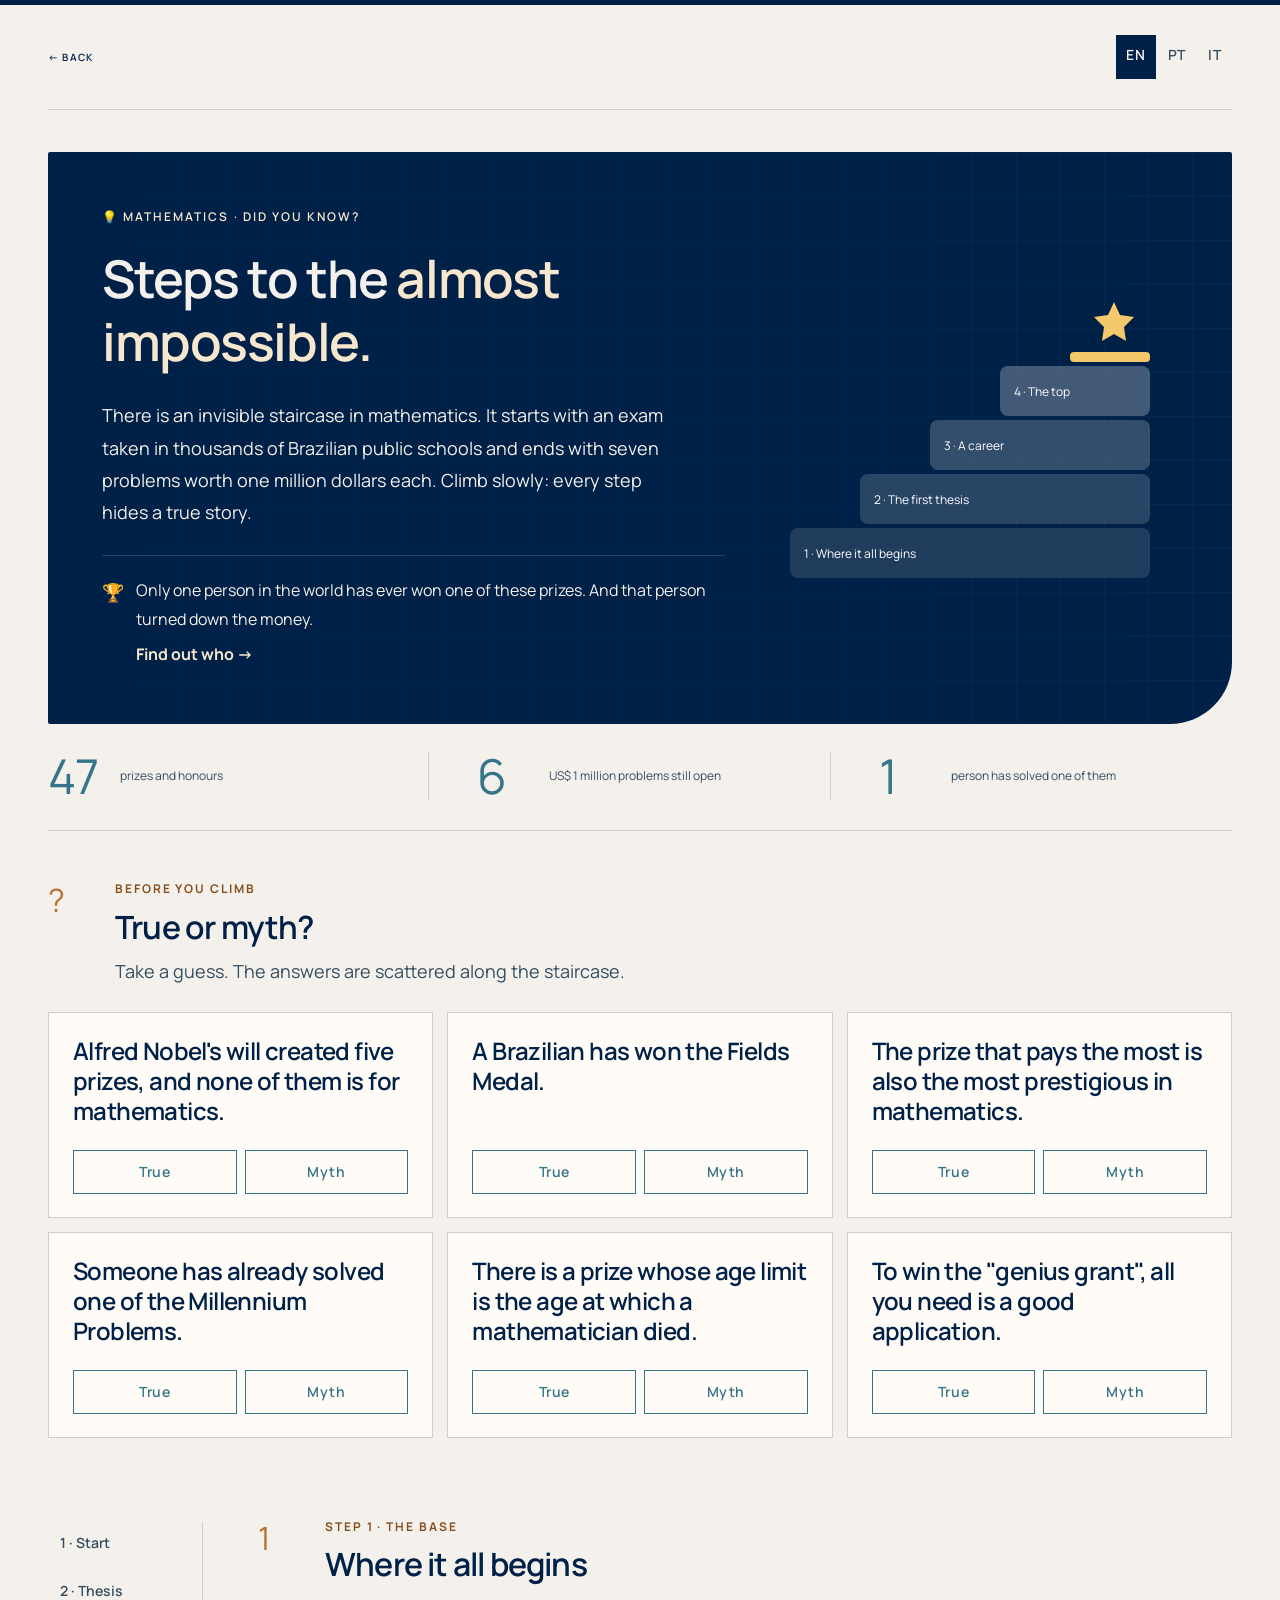
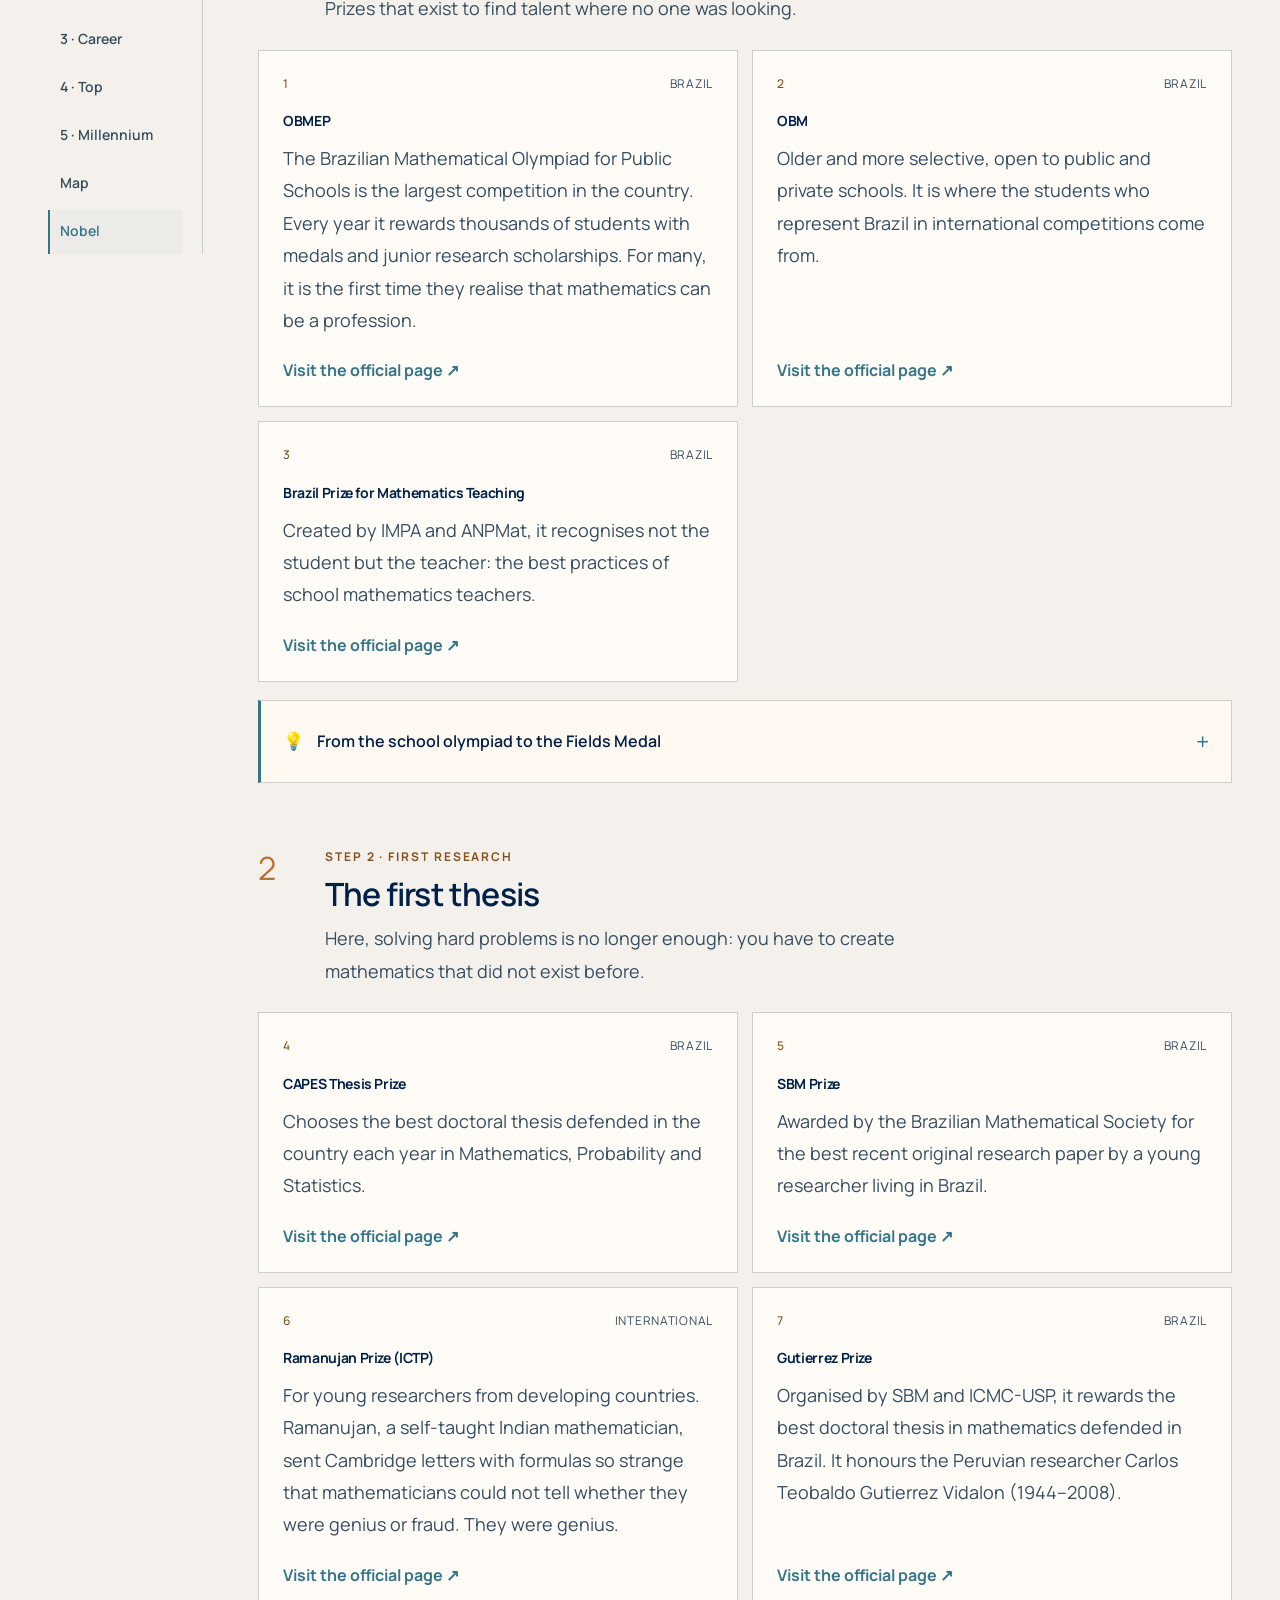
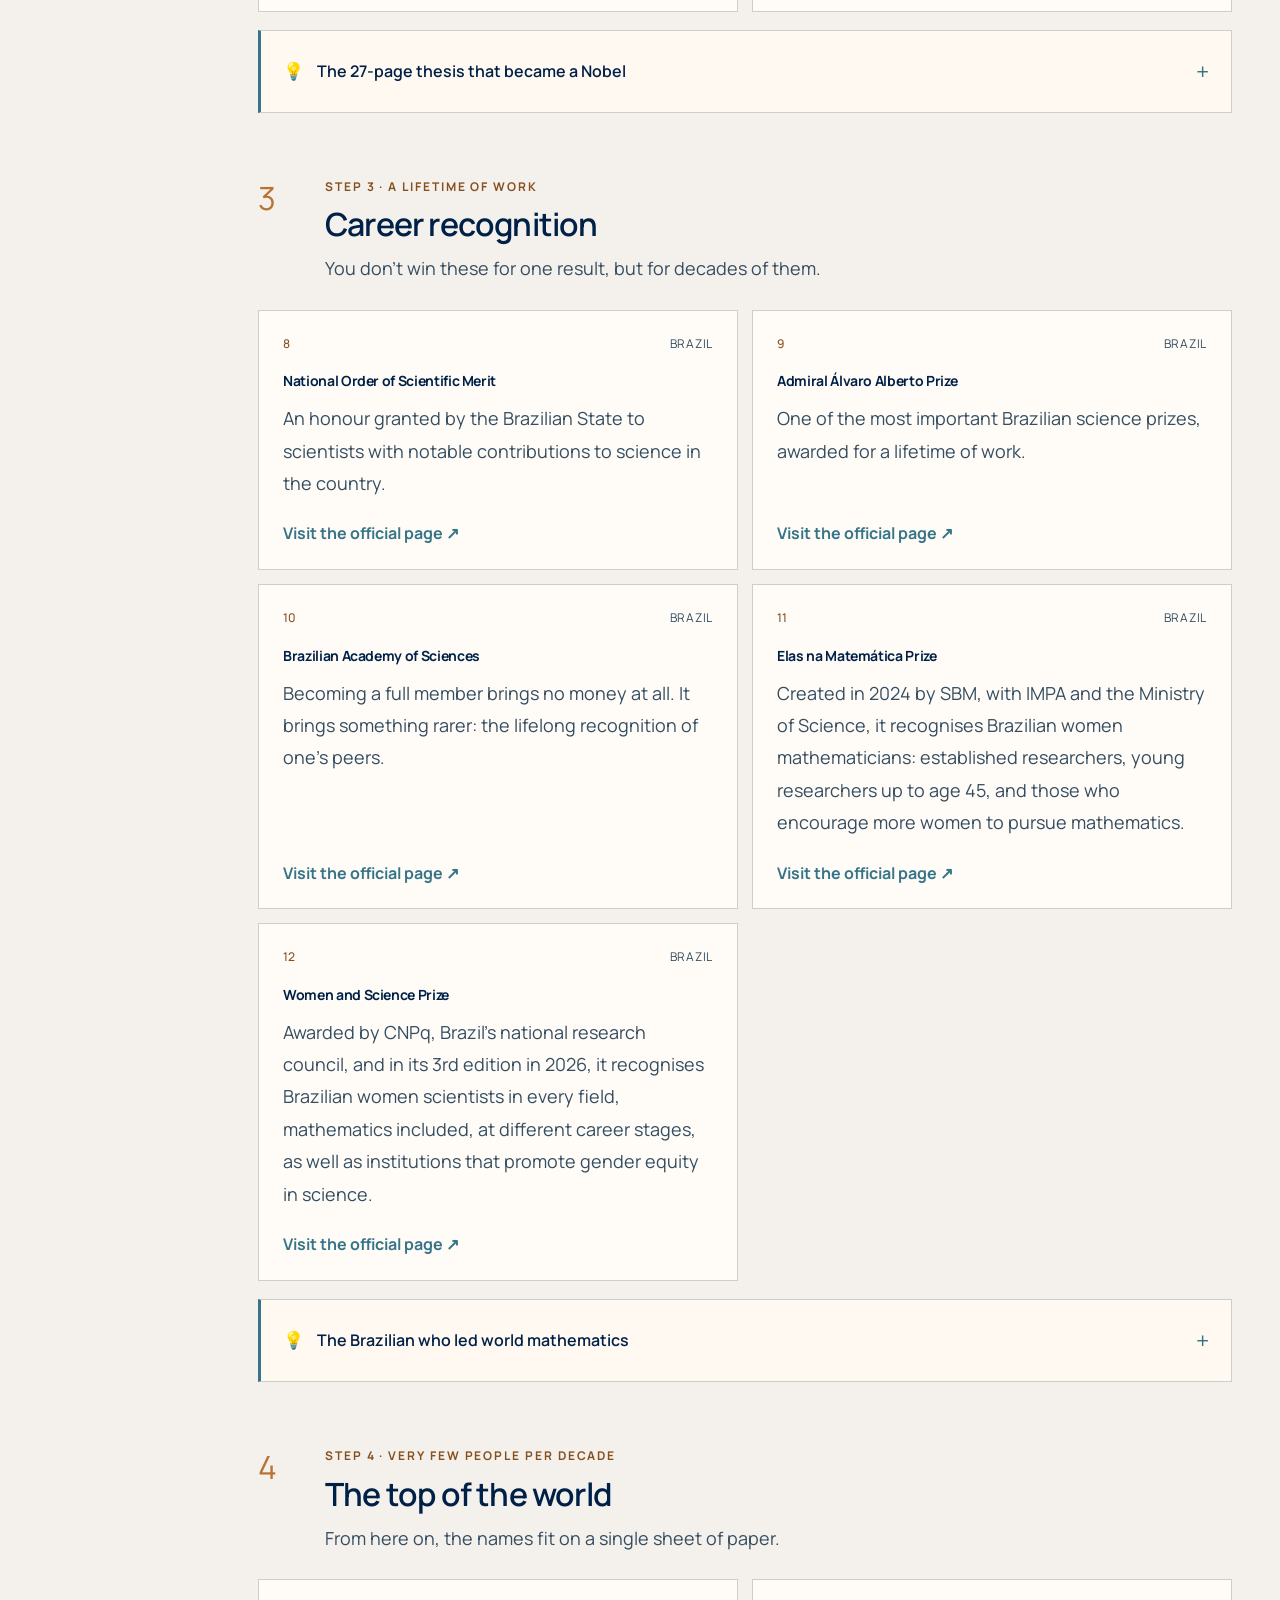
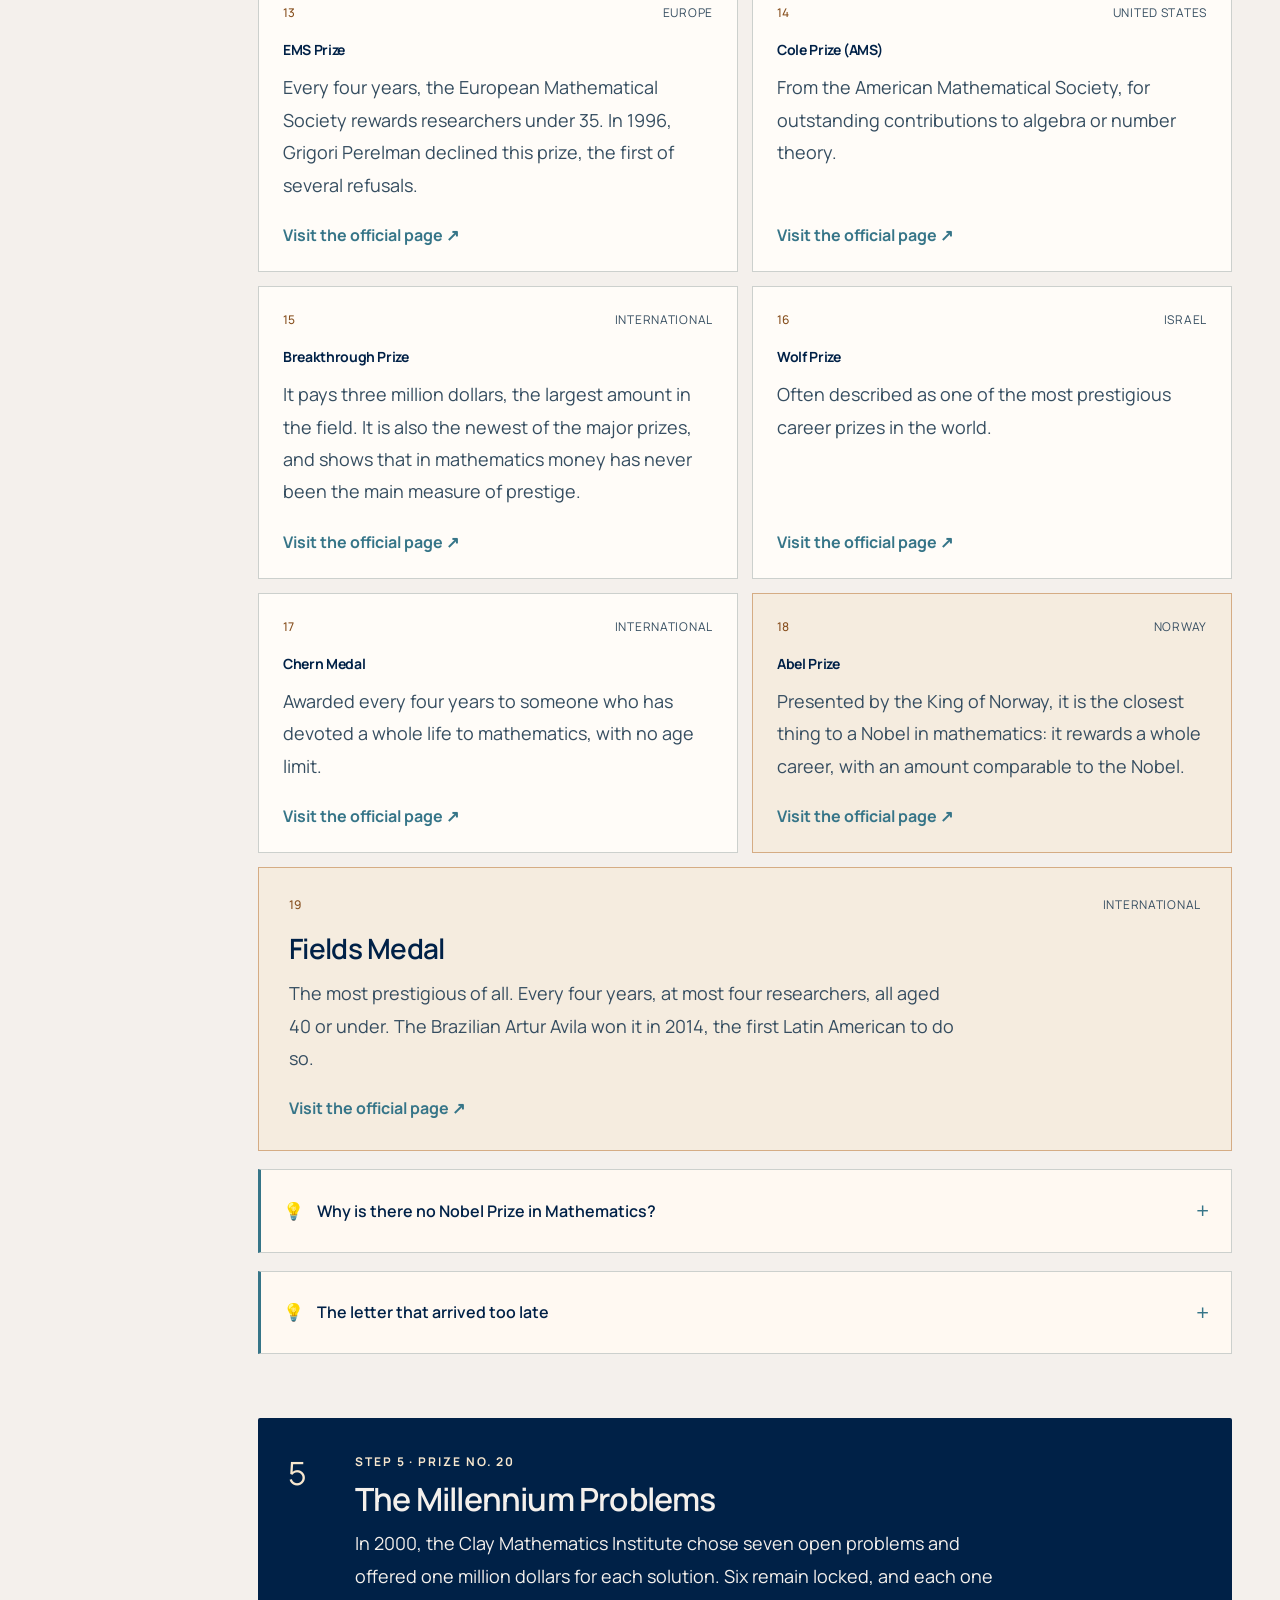
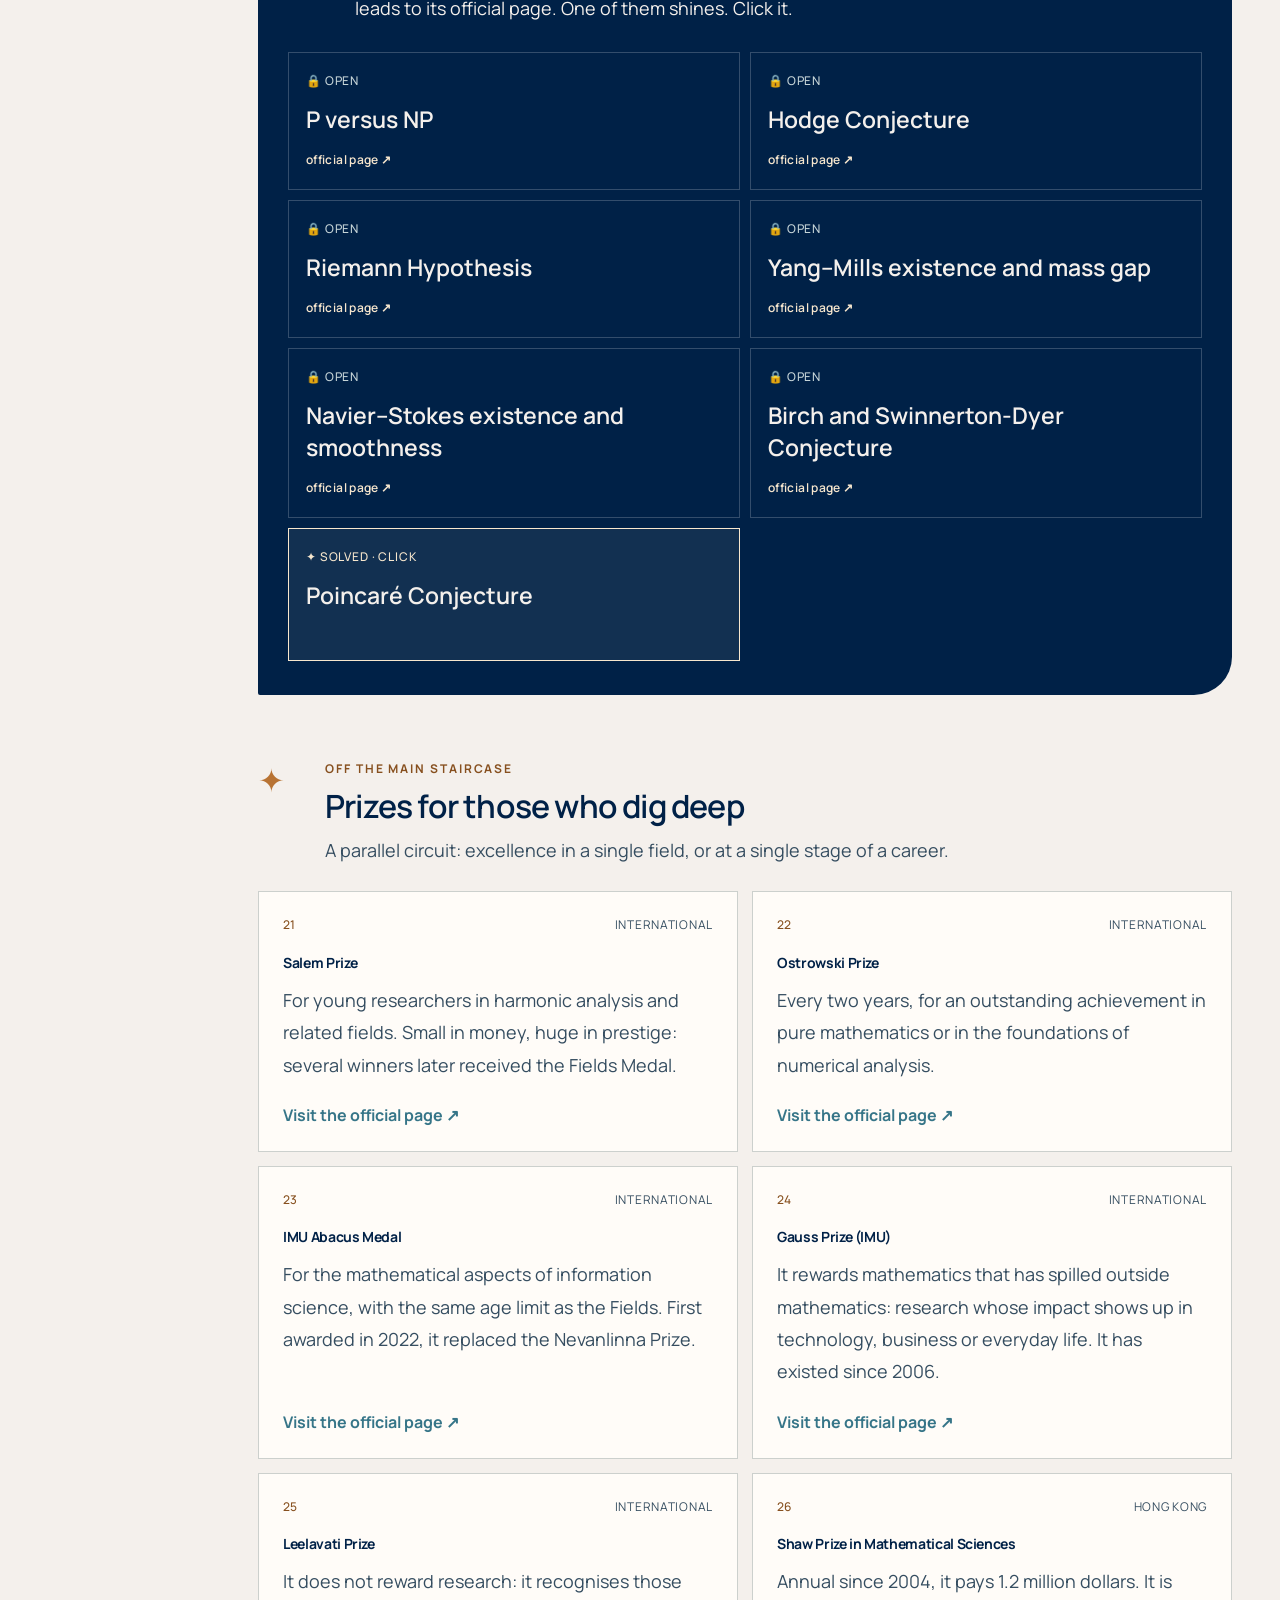
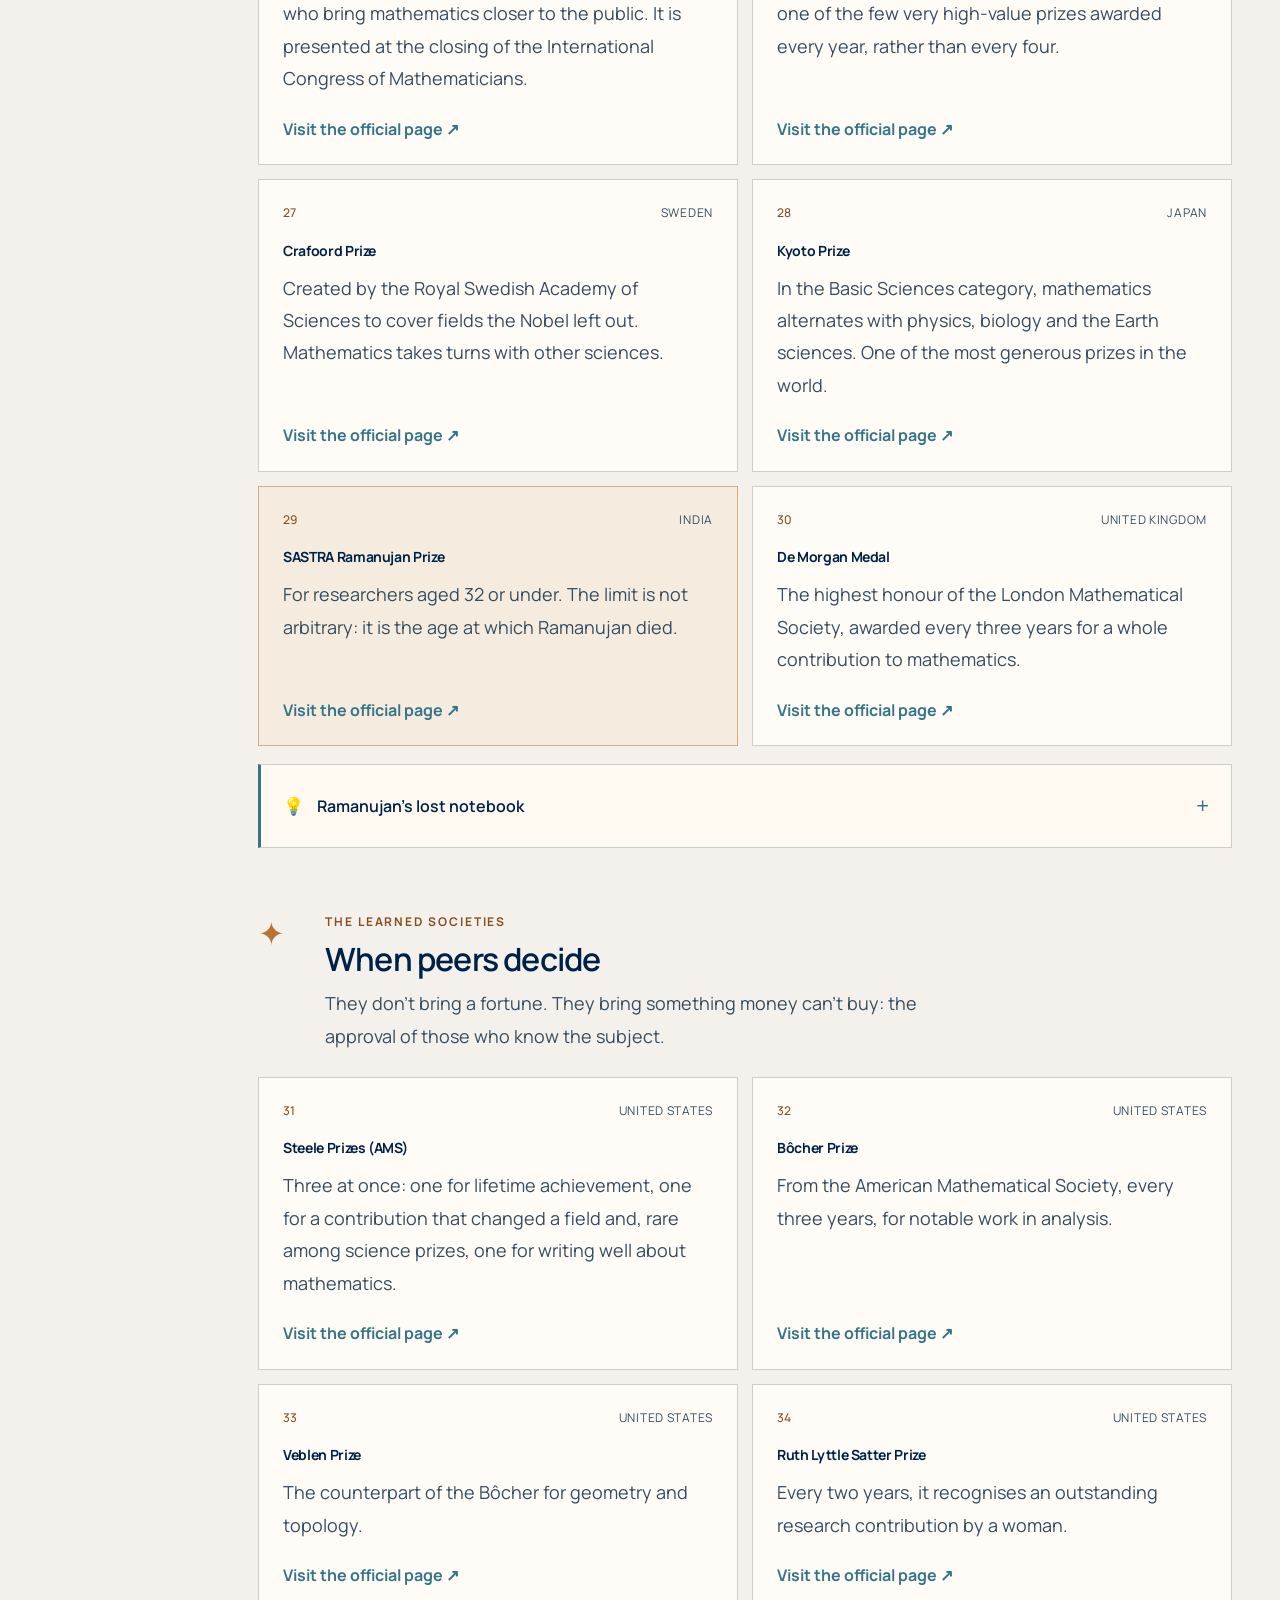
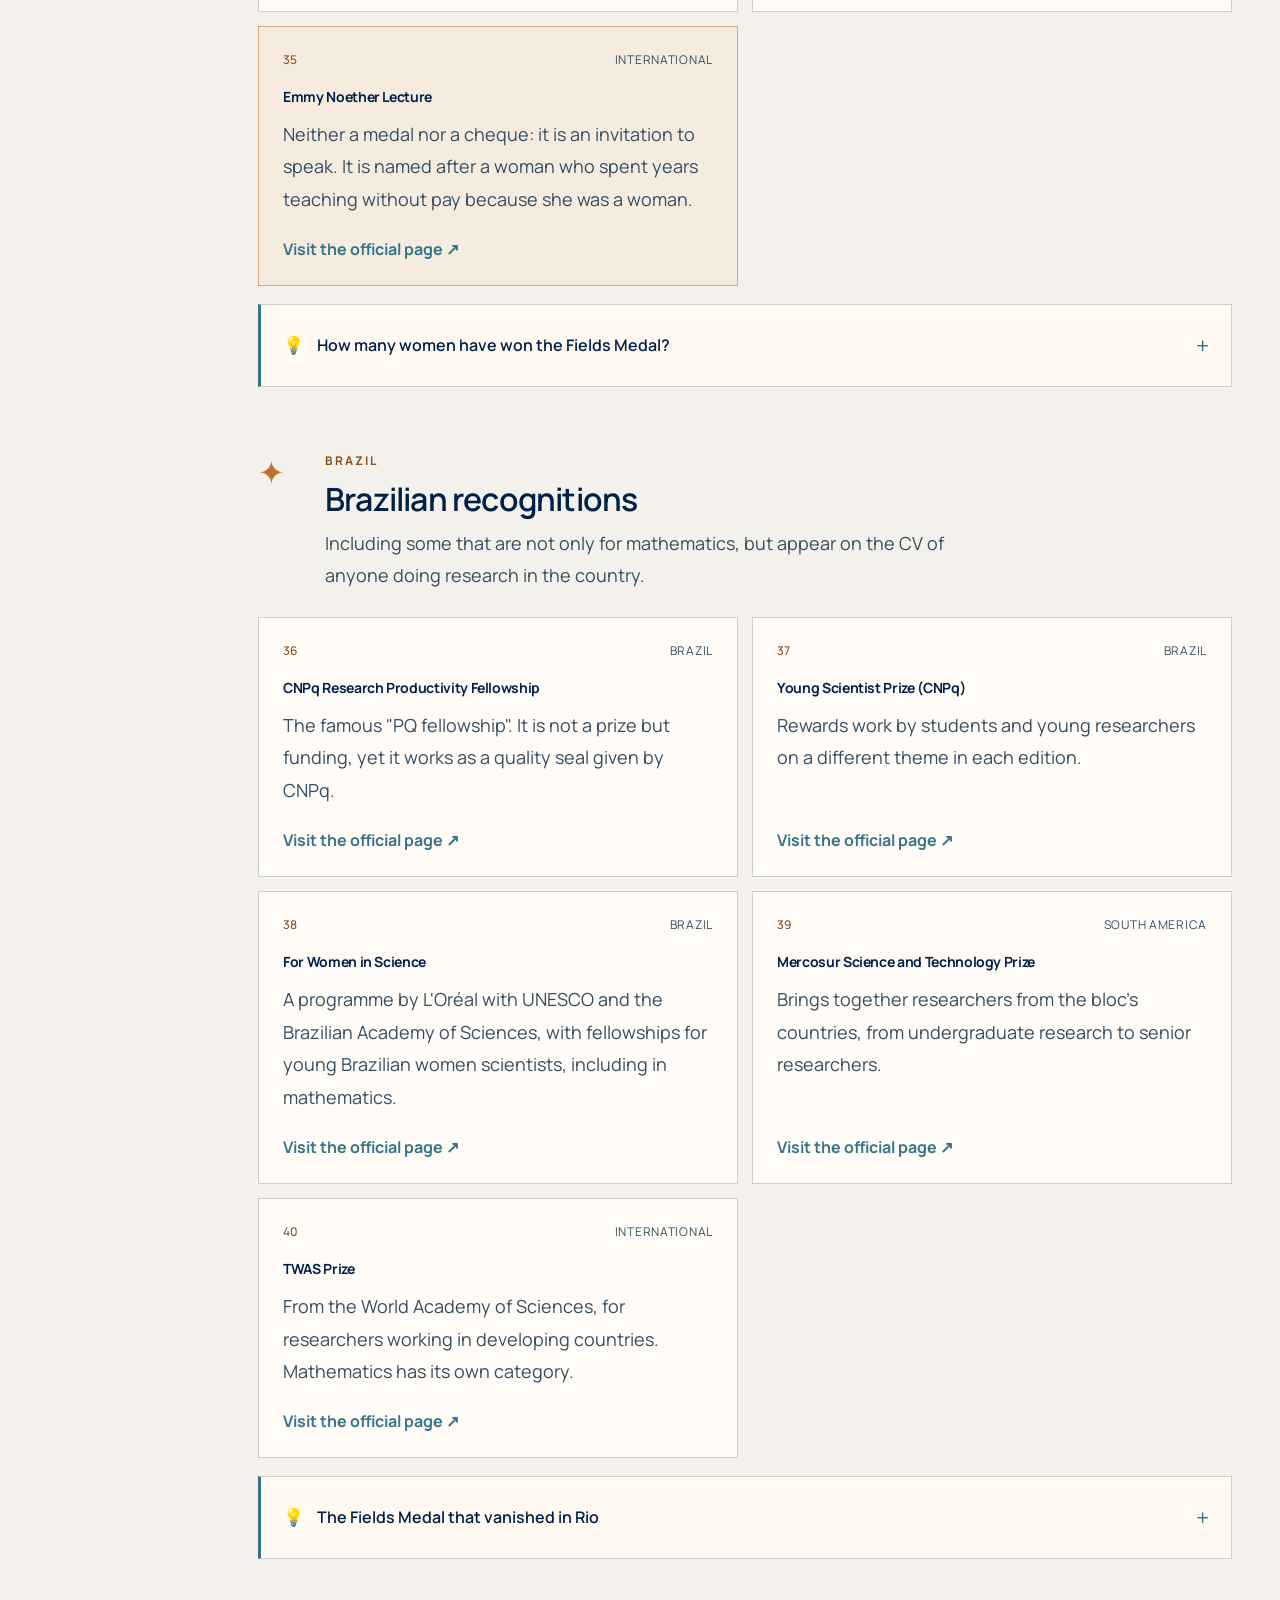
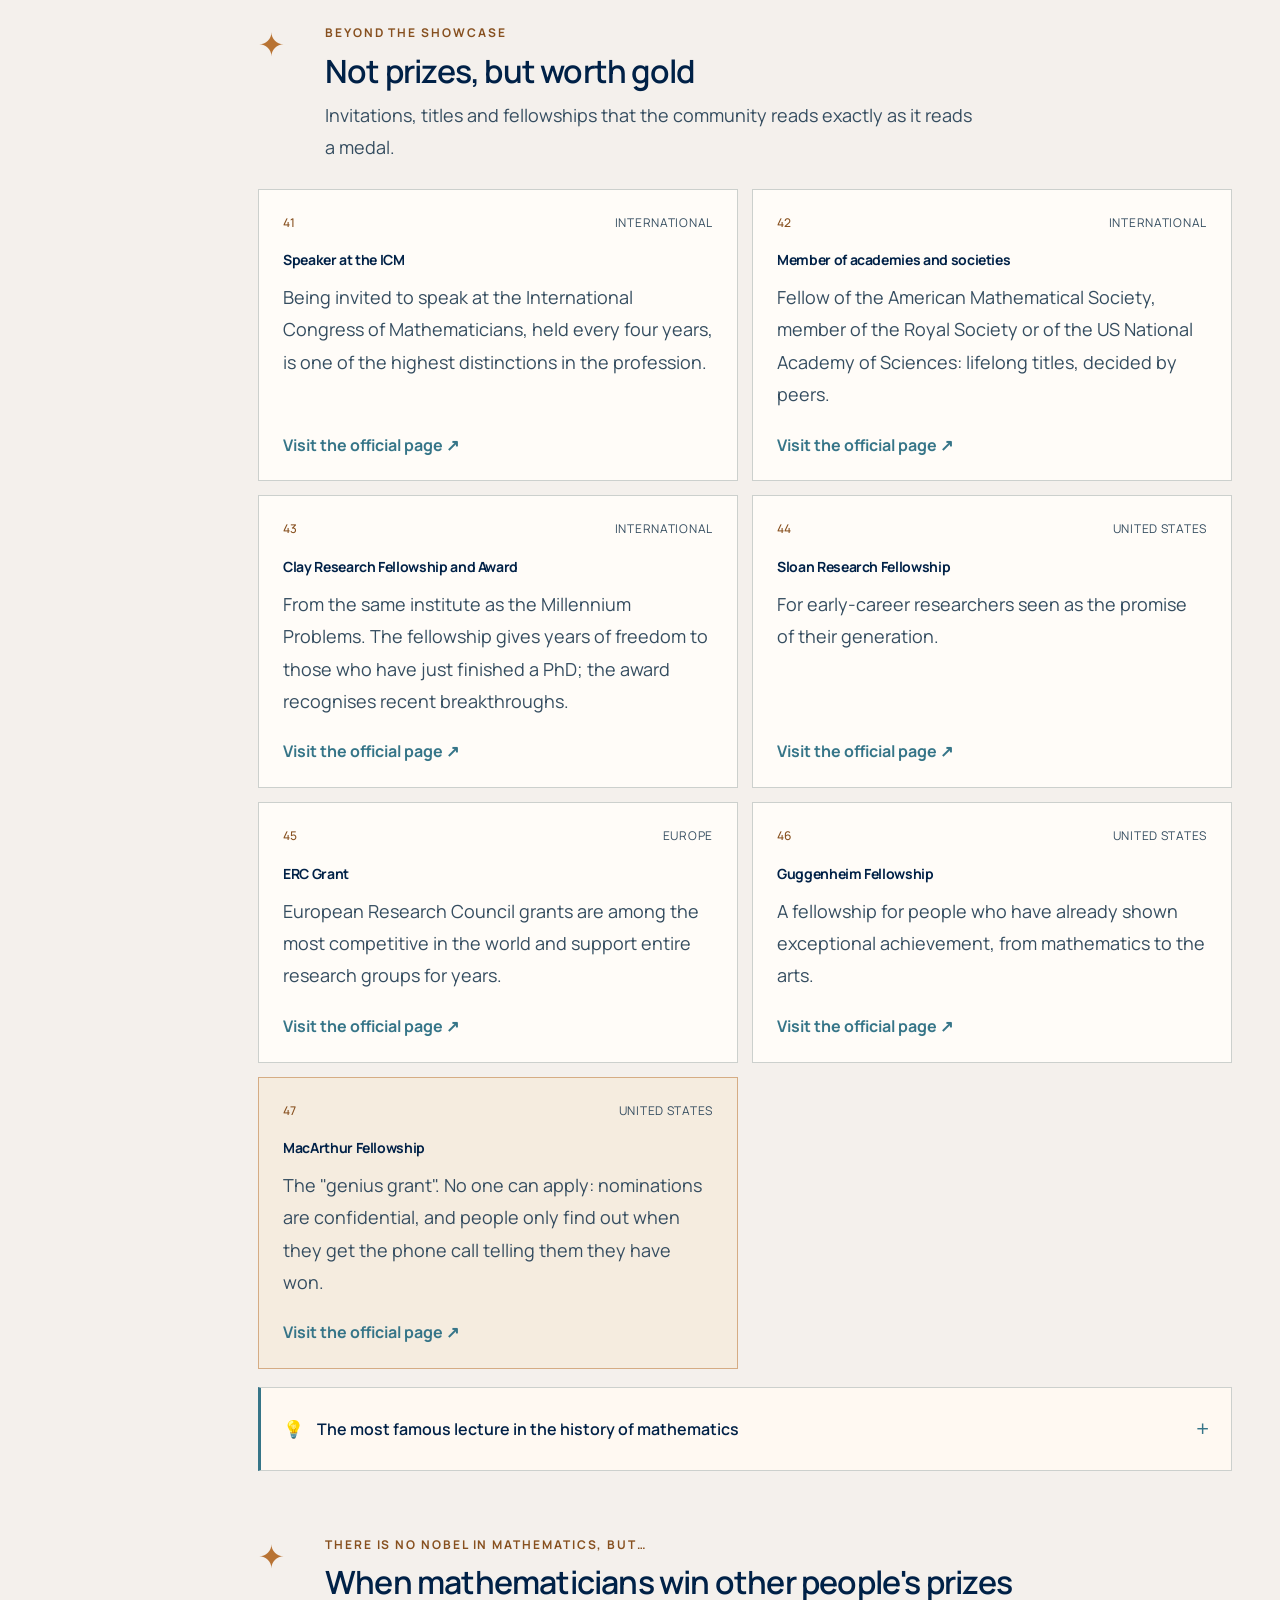
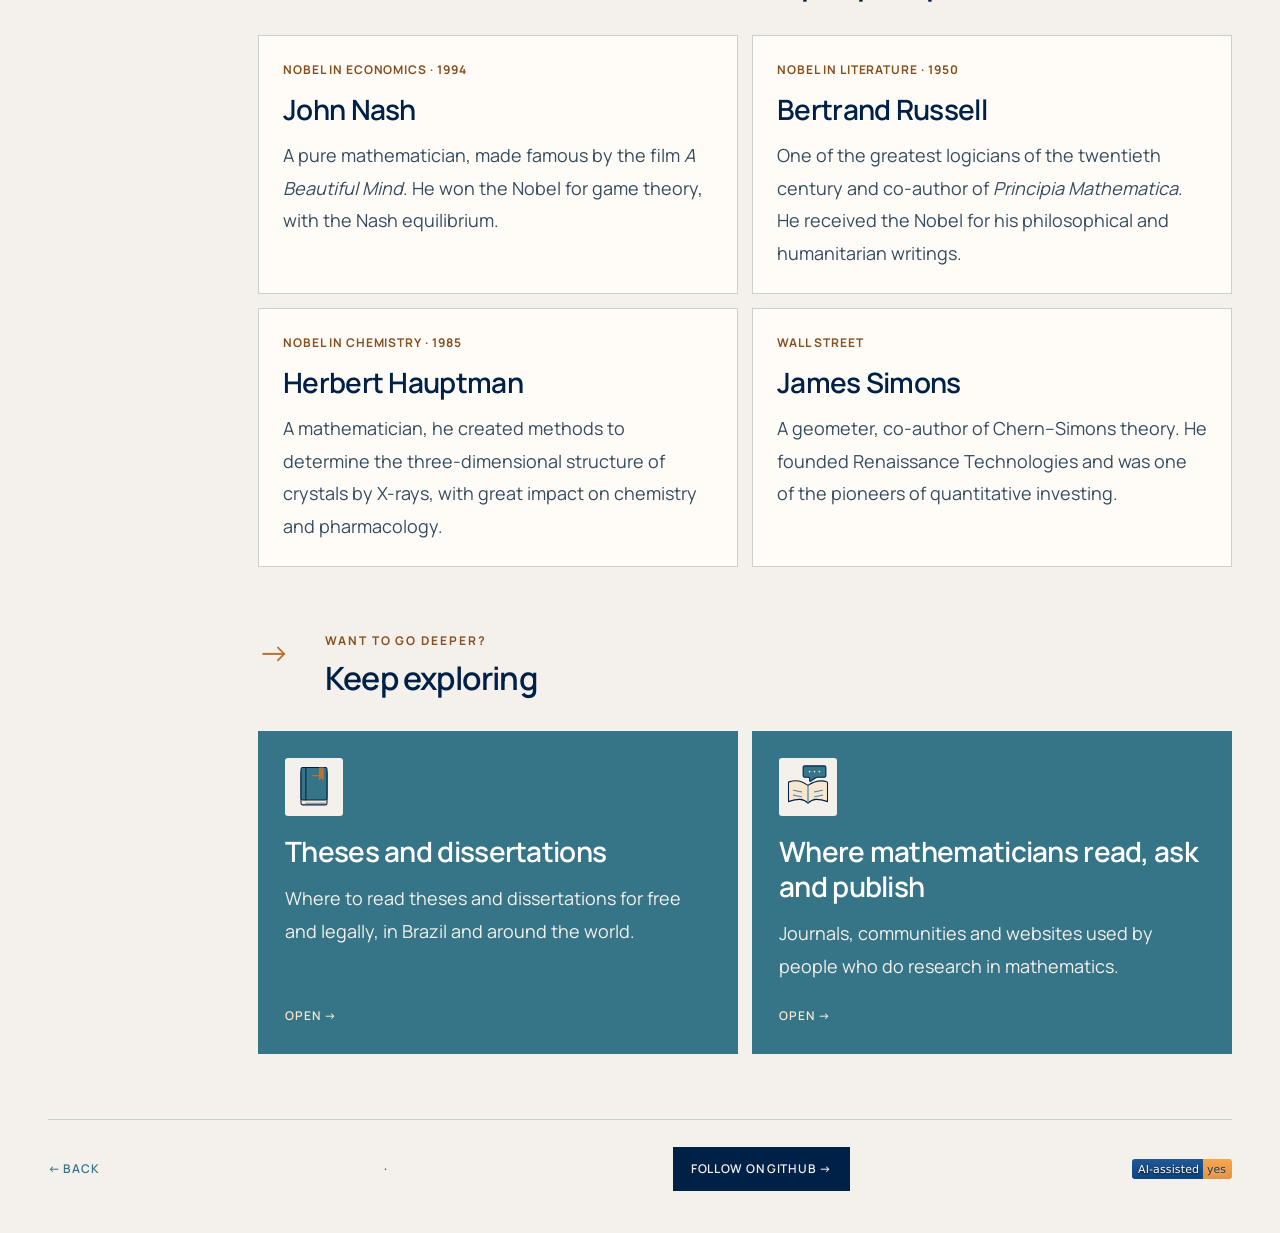
<file: did-you-know.html>
<!doctype html>
<html lang="en" data-idioma="en">
<head>
  <meta charset="utf-8">
  <meta name="viewport" content="width=device-width, initial-scale=1">

  <title>Did you know? · Franchesca Lemos Cappellesso</title>
  <meta name="description" content="The steps of mathematics, from the school olympiad to the Millennium Problems.">

  <link rel="stylesheet" href="fonts.css">
  <link rel="stylesheet" href="did-you-know.css?v=icons-3">
<link rel="stylesheet" href="typography.css?v=3">
</head>

<body>
  <div class="page">

    <header>
      <a class="name" href="mathematics.html">← back</a>
      <nav class="langs">
        <a href="did-you-know.html" aria-current="page">EN</a>
        <a href="voce-sabia.html">PT</a>
        <a href="lo-sapevi.html">IT</a>
      </nav>
    </header>

    <!-- Opening, with the drawn staircase -->
    <div class="hero">
      <div>
        <p class="eyebrow">💡 Mathematics · Did you know?</p>
        <h1>Steps to the <em>almost impossible.</em></h1>
        <p class="lead">
          There is an invisible staircase in mathematics. It starts with an exam
          taken in thousands of Brazilian public schools and ends with seven
          problems worth one million dollars each. Climb slowly: every step
          hides a true story.
        </p>
        <div class="hook">
          <span>🏆</span>
          <span>
            Only one person in the world has ever won one of these prizes. And
            that person turned down the money.
            <a href="#nivel5">Find out who →</a>
          </span>
        </div>
      </div>

      <!-- Each step links to its section -->
      <svg class="stair" viewBox="0 0 380 300" role="img"
           aria-label="A five-step staircase with a star at the top">
        <a href="#nivel1">
          <rect x="10"  y="240" width="360" height="50" rx="8" fill="rgba(255,255,255,.12)"/>
          <text x="24" y="270" fill="#fff" font-size="12">1 · Where it all begins</text>
        </a>
        <a href="#nivel2">
          <rect x="80"  y="186" width="290" height="50" rx="8" fill="rgba(255,255,255,.16)"/>
          <text x="94" y="216" fill="#fff" font-size="12">2 · The first thesis</text>
        </a>
        <a href="#nivel3">
          <rect x="150" y="132" width="220" height="50" rx="8" fill="rgba(255,255,255,.2)"/>
          <text x="164" y="162" fill="#fff" font-size="12">3 · A career</text>
        </a>
        <a href="#nivel4">
          <rect x="220" y="78"  width="150" height="50" rx="8" fill="rgba(255,255,255,.26)"/>
          <text x="234" y="108" fill="#fff" font-size="12">4 · The top</text>
        </a>
        <a href="#nivel5">
          <rect x="290" y="64"  width="80"  height="10" rx="4" fill="#f4c96b"/>
        </a>
        <g class="star">
          <path d="M334 14 l6 13 14 2 -10 10 2 14 -12-7 -12 7 2-14 -10-10 14-2z"
                fill="#f4c96b"/>
        </g>
      </svg>
    </div>

    <!-- Numbers that count up to their final value -->
    <div class="counters">
      <div class="counter"><b data-conta="46" data-conta-premios>0</b><span>prizes and honours</span></div>
      <div class="counter"><b data-conta="6">0</b><span>US$ 1 million problems still open</span></div>
      <div class="counter"><b data-conta="1">0</b><span>person has solved one of them</span></div>
    </div>

    <section id="quiz">
      <div class="level">
        <div class="level-num">?</div>
        <div>
          <div class="kicker">Before you climb</div>
          <h2>True or myth?</h2>
          <p class="sub">Take a guess. The answers are scattered along the staircase.</p>
        </div>
      </div>
      <div class="quiz" id="quiz-list"></div>
    </section>

    <nav class="steps-nav" id="steps-nav">
      <a href="#nivel1">1 · Start</a>
      <a href="#nivel2">2 · Thesis</a>
      <a href="#nivel3">3 · Career</a>
      <a href="#nivel4">4 · Top</a>
      <a href="#nivel5">5 · Millennium</a>
      <a href="#mapa">Map</a>
      <a href="#nobel">Nobel</a>
    </nav>

    <section id="nivel1">
      <div class="level">
        <div class="level-num">1</div>
        <div>
          <div class="kicker">Step 1 · the base</div>
          <h2>Where it all begins</h2>
          <p class="sub">Prizes that exist to find talent where no one was looking.</p>
        </div>
      </div>
      <div class="grid" data-nivel="1"></div>

      <details class="sabia">
        <summary><span class="bulb">💡</span> From the school olympiad to the Fields Medal</summary>
        <div class="inside">
          <p>
            Artur Avila started competing in mathematical olympiads while still at school in Rio de Janeiro. In 1995, at 16, he won a gold medal at the International Mathematical Olympiad.
          </p>
          <p>
            While still a high-school student, and without ever having enrolled at a university, he completed a master's degree at IMPA. He earned his doctorate there too, in 2001. In 2014 he received the Fields Medal, the first Latin American to win it.
          </p>
          <p class="fonte">🔗 Official source: <a href="https://www.obm.org.br" target="_blank" rel="noopener noreferrer">Brazilian Mathematical Olympiad</a> · <a href="https://www.mathunion.org/imu-awards/fields-medal/fields-medals-2014" target="_blank" rel="noopener noreferrer">IMU · Fields Medals 2014</a></p>
        </div>
      </details>
    </section>

    <section id="nivel2">
      <div class="level">
        <div class="level-num">2</div>
        <div>
          <div class="kicker">Step 2 · first research</div>
          <h2>The first thesis</h2>
          <p class="sub">Here, solving hard problems is no longer enough: you have to create mathematics that did not exist before.</p>
        </div>
      </div>
      <div class="grid" data-nivel="2"></div>

      <details class="sabia">
        <summary><span class="bulb">💡</span> The 27-page thesis that became a Nobel</summary>
        <div class="inside">
          <p>
            In 1950, John Nash defended a very short doctoral thesis at Princeton, about 27 pages long, called <em>Non-cooperative games</em>. It introduced the idea that now bears his name: the Nash equilibrium.
          </p>
          <p>
            Forty-four years later, in 1994, those ideas earned him the Nobel Prize in Economics, for the pioneering analysis of equilibria in the theory of non-cooperative games.
          </p>
          <p class="fonte">🔗 Official source: <a href="https://www.nobelprize.org/prizes/economic-sciences/1994/nash/facts/" target="_blank" rel="noopener noreferrer">Nobel Prize · John Nash</a></p>
        </div>
      </details>
    </section>

    <section id="nivel3">
      <div class="level">
        <div class="level-num">3</div>
        <div>
          <div class="kicker">Step 3 · a lifetime of work</div>
          <h2>Career recognition</h2>
          <p class="sub">You don't win these for one result, but for decades of them.</p>
        </div>
      </div>
      <div class="grid" data-nivel="3"></div>

      <details class="sabia">
        <summary><span class="bulb">💡</span> The Brazilian who led world mathematics</summary>
        <div class="inside">
          <p>
            Jacob Palis, a researcher at IMPA, was Secretary General of the International Mathematical Union from 1991 to 1998 and then its President, from 1999 to 2002. This is the organisation that awards, among other prizes, the Fields Medal.
          </p>
          <p>
            In 2010 he received the Balzan Prize for Mathematics for his fundamental contributions to the theory of dynamical systems.
          </p>
          <p class="fonte">🔗 Official source: <a href="https://www.balzan.org/en/prizewinners/jacob-palis/bio-bibliography" target="_blank" rel="noopener noreferrer">Balzan Foundation · Jacob Palis</a></p>
        </div>
      </details>
    </section>

    <section id="nivel4">
      <div class="level">
        <div class="level-num">4</div>
        <div>
          <div class="kicker">Step 4 · very few people per decade</div>
          <h2>The top of the world</h2>
          <p class="sub">From here on, the names fit on a single sheet of paper.</p>
        </div>
      </div>
      <div class="grid" data-nivel="4"></div>

      <details class="sabia">
        <summary><span class="bulb">💡</span> Why is there no Nobel Prize in Mathematics?</summary>
        <div class="inside">
          <p>
            In his will of 1895, Alfred Nobel created five prizes: Physics,
            Chemistry, Medicine, Literature and Peace. Mathematics was left out,
            and he never explained why.
          </p>
          <p>
            The most famous explanation is a legend: Nobel supposedly left
            mathematics out because of a rivalry with a mathematician. Many
            people believe it, but no document has ever been found to confirm
            it. There are other hypotheses, such as the fact that Sweden already
            had a mathematics prize. The mystery remains, and it is a curious
            one, because mathematics lies behind almost every field he rewarded.
          </p>
          <p>
            Another curiosity: the Fields Medal pays about fifteen thousand
            Canadian dollars, hundreds of times less than the Breakthrough Prize.
            Even so, it is the one every mathematician dreams of.
          </p>
          <p class="fonte">🔗 Official source: <a href="https://www.nobelprize.org/alfred-nobel/alfred-nobels-will/" target="_blank" rel="noopener noreferrer">Nobel Prize · the will</a></p>
        </div>
      </details>

      <details class="sabia">
        <summary><span class="bulb">💡</span> The letter that arrived too late</summary>
        <div class="inside">
          <p>
            The Norwegian Niels Henrik Abel died of tuberculosis on 6 April 1829, aged 26, after years of struggling to find a permanent position.
          </p>
          <p>
            Two days later, on 8 April, a friend wrote from Berlin, unaware of what had happened, to tell him that a permanent post was guaranteed. In 2002 the Norwegian government created the Abel Prize in his honour; it was first awarded in 2003.
          </p>
          <p class="fonte">🔗 Official source: <a href="https://abelprize.no/page/biography-niels-henrik-abel-his-last-years" target="_blank" rel="noopener noreferrer">Abel Prize · Abel's last years</a></p>
        </div>
      </details>
    </section>

    <section id="nivel5">
      <div class="millennium">
        <div class="level">
          <div class="level-num">5</div>
          <div>
            <div class="kicker" style="color: var(--gold-light)">Step 5 · prize no. 20</div>
            <h2>The Millennium Problems</h2>
            <p class="sub">
              In 2000, the Clay Mathematics Institute chose seven open problems
              and offered one million dollars for each solution. Six remain
              locked, and each one leads to its official page. One of them
              shines. Click it.
            </p>
          </div>
        </div>

        <div class="problems">
          <a class="problem" href="https://www.claymath.org/millennium/p-vs-np/" target="_blank" rel="noopener noreferrer"><small>🔒 open</small>P versus NP<span class="clay">official page ↗</span></a>
          <a class="problem" href="https://www.claymath.org/millennium/hodge-conjecture/" target="_blank" rel="noopener noreferrer"><small>🔒 open</small>Hodge Conjecture<span class="clay">official page ↗</span></a>
          <a class="problem" href="https://www.claymath.org/millennium/riemann-hypothesis/" target="_blank" rel="noopener noreferrer"><small>🔒 open</small>Riemann Hypothesis<span class="clay">official page ↗</span></a>
          <a class="problem" href="https://www.claymath.org/millennium/yang-mills-the-maths-gap/" target="_blank" rel="noopener noreferrer"><small>🔒 open</small>Yang–Mills existence and mass gap<span class="clay">official page ↗</span></a>
          <a class="problem" href="https://www.claymath.org/millennium/navier-stokes-equation/" target="_blank" rel="noopener noreferrer"><small>🔒 open</small>Navier–Stokes existence and smoothness<span class="clay">official page ↗</span></a>
          <a class="problem" href="https://www.claymath.org/millennium/birch-and-swinnerton-dyer-conjecture/" target="_blank" rel="noopener noreferrer"><small>🔒 open</small>Birch and Swinnerton-Dyer Conjecture<span class="clay">official page ↗</span></a>
          <button class="problem solved" id="poincare" aria-expanded="false">
            <small>✦ solved · click</small>Poincaré Conjecture
          </button>
        </div>

        <div class="story" id="story">
          <p>
            The Poincaré Conjecture is about the shape of three-dimensional
            space. It was solved by the Russian mathematician
            <b>Grigori Perelman</b>, who posted the proof online, in three
            texts, without submitting it to any journal. It took a few years
            for the community to confirm that it was correct.
          </p>
          <p>
            Perelman <b>turned down the million dollars</b>. Before that, he had
            already declined the Fields Medal and, in 1996, the prize of the
            European Mathematical Society. He said that the contribution of
            Richard Hamilton, who created the tools used in the proof, was no
            smaller than his own, and that taking the glory alone seemed unfair.
          </p>
          <p class="fonte">🔗 Official source: <a href="https://www.claymath.org/millennium/poincare-conjecture/" target="_blank" rel="noopener noreferrer">Clay Mathematics Institute</a></p>
        </div>
      </div>
    </section>

    <section id="mapa">
      <div class="level">
        <div class="level-num">✦</div>
        <div>
          <div class="kicker">Off the main staircase</div>
          <h2>Prizes for those who dig deep</h2>
          <p class="sub">A parallel circuit: excellence in a single field, or at a single stage of a career.</p>
        </div>
      </div>
      <div class="grid" data-nivel="especialidade"></div>

      <details class="sabia">
        <summary><span class="bulb">💡</span> Ramanujan's lost notebook</summary>
        <div class="inside">
          <p>
            In 1913, the Indian mathematician Srinivasa Ramanujan, who had no university degree, sent the mathematician G. H. Hardy in Cambridge a letter full of formulas. Hardy brought him to England the following year. Ramanujan died in 1920, aged 32.
          </p>
          <p>
            In 1976, the mathematician George Andrews found, in a box of papers kept at the library of Trinity College, Cambridge, pages written by Ramanujan in the last year of his life. They became known as the "lost notebook" and still inspire research today.
          </p>
          <p class="fonte">🔗 Official source: <a href="https://mathshistory.st-andrews.ac.uk/Biographies/Ramanujan/" target="_blank" rel="noopener noreferrer">MacTutor, University of St Andrews</a></p>
        </div>
      </details>
    </section>

    <section>
      <div class="level">
        <div class="level-num">✦</div>
        <div>
          <div class="kicker">The learned societies</div>
          <h2>When peers decide</h2>
          <p class="sub">They don't bring a fortune. They bring something money can't buy: the approval of those who know the subject.</p>
        </div>
      </div>
      <div class="grid" data-nivel="sociedades"></div>

      <details class="sabia">
        <summary><span class="bulb">💡</span> How many women have won the Fields Medal?</summary>
        <div class="inside">
          <p>
            Two, in almost ninety years. The Iranian mathematician
            <b>Maryam Mirzakhani</b> was the first, in 2014, for her study of
            the geometry of surfaces; she died three years later, aged 40. The
            Ukrainian mathematician <b>Maryna Viazovska</b> was the second, in
            2022, for solving the sphere-packing problem in dimension eight, a
            question that, in dimension three, stayed open for centuries.
          </p>
          <p>
            In Mirzakhani's honour, the Breakthrough Prize created an award for
            women mathematicians who completed their PhDs recently: the Maryam
            Mirzakhani New Frontiers Prize.
          </p>
          <p class="fonte">🔗 Official source: <a href="https://www.mathunion.org/imu-awards/fields-medal/fields-medals-2014" target="_blank" rel="noopener noreferrer">IMU · Fields Medals 2014</a> · <a href="https://www.mathunion.org/imu-awards/fields-medal/fields-medals-2022" target="_blank" rel="noopener noreferrer">IMU · Fields Medals 2022</a></p>
        </div>
      </details>
    </section>

    <section>
      <div class="level">
        <div class="level-num">✦</div>
        <div>
          <div class="kicker">Brazil</div>
          <h2>Brazilian recognitions</h2>
          <p class="sub">Including some that are not only for mathematics, but appear on the CV of anyone doing research in the country.</p>
        </div>
      </div>
      <div class="grid" data-nivel="brasil"></div>

      <details class="sabia">
        <summary><span class="bulb">💡</span> The Fields Medal that vanished in Rio</summary>
        <div class="inside">
          <p>
            In 2018, Rio de Janeiro hosted the International Congress of Mathematicians, the first ever held in Latin America and in the Southern Hemisphere.
          </p>
          <p>
            At the opening ceremony, the Kurdish mathematician Caucher Birkar received the Fields Medal. Minutes later, the briefcase in which he had put it disappeared. The briefcase was found, but without the medal. The organisers had a spare medal, and a few days later Birkar received another, identical one.
          </p>
          <p class="fonte">🔗 Official source: <a href="https://www.mathunion.org/fileadmin/IMU/ICM2018/static_site/portal/welcome-message.html" target="_blank" rel="noopener noreferrer">IMU · ICM 2018</a> · <a href="https://www.mathunion.org/imu-awards/fields-medal/fields-medals-2018" target="_blank" rel="noopener noreferrer">IMU · Fields Medals 2018</a></p>
        </div>
      </details>
    </section>

    <section id="vitrine">
      <div class="level">
        <div class="level-num">✦</div>
        <div>
          <div class="kicker">Beyond the showcase</div>
          <h2>Not prizes, but worth gold</h2>
          <p class="sub">Invitations, titles and fellowships that the community reads exactly as it reads a medal.</p>
        </div>
      </div>
      <div class="grid" data-nivel="vitrine"></div>

      <details class="sabia">
        <summary><span class="bulb">💡</span> The most famous lecture in the history of mathematics</summary>
        <div class="inside">
          <p>
            In 1900, at the International Congress of Mathematicians in Paris,
            David Hilbert did something unusual: instead of presenting results,
            he presented open problems. The published list had twenty-three
            questions, and they guided much of twentieth-century mathematics.
          </p>
          <p>
            A hundred years later, the Millennium Problems were inspired by that
            list. The Riemann Hypothesis appears on both.
          </p>
          <p class="fonte">🔗 Official source: <a href="https://www.claymath.org/millennium-problems/" target="_blank" rel="noopener noreferrer">Clay Mathematics Institute</a></p>
        </div>
      </details>
    </section>

    <section id="nobel">
      <div class="level">
        <div class="level-num">✦</div>
        <div>
          <div class="kicker">There is no Nobel in Mathematics, but…</div>
          <h2>When mathematicians win other people's prizes</h2>
        </div>
      </div>

      <div class="people">
        <div class="person">
          <div class="who">Nobel in Economics · 1994</div>
          <h3>John Nash</h3>
          <p>A pure mathematician, made famous by the film <em>A Beautiful Mind</em>. He won the Nobel for game theory, with the Nash equilibrium.</p>
        </div>
        <div class="person">
          <div class="who">Nobel in Literature · 1950</div>
          <h3>Bertrand Russell</h3>
          <p>One of the greatest logicians of the twentieth century and co-author of <em>Principia Mathematica</em>. He received the Nobel for his philosophical and humanitarian writings.</p>
        </div>
        <div class="person">
          <div class="who">Nobel in Chemistry · 1985</div>
          <h3>Herbert Hauptman</h3>
          <p>A mathematician, he created methods to determine the three-dimensional structure of crystals by X-rays, with great impact on chemistry and pharmacology.</p>
        </div>
        <div class="person">
          <div class="who">Wall Street</div>
          <h3>James Simons</h3>
          <p>A geometer, co-author of Chern–Simons theory. He founded Renaissance Technologies and was one of the pioneers of quantitative investing.</p>
        </div>
      </div>
    </section>

    <section>
      <div class="level">
        <div class="level-num">→</div>
        <div>
          <div class="kicker">Want to go deeper?</div>
          <h2>Keep exploring</h2>
        </div>
      </div>

      <div class="invite" id="resources">
        <a class="door" href="theses.html">
          <span class="big"><img src="assets/icons/books.svg?v=single-book" width="52" height="52" alt="" aria-hidden="true"></span>
          <h3>Theses and dissertations</h3>
          <p>Where to read theses and dissertations for free and legally, in Brazil and around the world.</p>
          <span class="go">Open →</span>
        </a>
        <a class="door" href="research-guide.html">
          <span class="big"><img src="assets/icons/research.svg" width="52" height="52" alt="" aria-hidden="true"></span>
          <h3>Where mathematicians read, ask and publish</h3>
          <p>Journals, communities and websites used by people who do research in mathematics.</p>
          <span class="go">Open →</span>
        </a>
      </div>
    </section>

    <footer>
      <a href="mathematics.html">← BACK</a>
      &nbsp;·&nbsp;
      <a class="github" href="https://github.com/fcappellesso">FOLLOW ON GITHUB →</a>
    <img class="ai-badge" src="assets/icons/ai-assisted.svg" width="100" height="20" alt="AI-assisted: yes" title="Made in collaboration with AI"></footer>

  </div>

  <script>
    // The prizes live in this list; each one becomes a card in the section
    // of its level. "brilha: true" gives the golden highlight.
    var premios = [
      { n: 1, nivel: '1', site: 'https://www.obmep.org.br', nome: 'OBMEP', onde: 'Brazil',
        texto: 'The Brazilian Mathematical Olympiad for Public Schools is the largest competition in the country. Every year it rewards thousands of students with medals and junior research scholarships. For many, it is the first time they realise that mathematics can be a profession.' },
      { n: 2, nivel: '1', site: 'https://www.obm.org.br', nome: 'OBM', onde: 'Brazil',
        texto: 'Older and more selective, open to public and private schools. It is where the students who represent Brazil in international competitions come from.' },
      { n: 3, nivel: '1', site: 'https://www.gov.br/mec/pt-br/assuntos/noticias/2026/setembro/premio-brasil-de-ensino-de-matematica-abre-inscricoes', nome: 'Brazil Prize for Mathematics Teaching', onde: 'Brazil',
        texto: 'Created by IMPA and ANPMat, it recognises not the student but the teacher: the best practices of school mathematics teachers.' },

      { n: 4, nivel: '2', site: 'https://pct.capes.gov.br', nome: 'CAPES Thesis Prize', onde: 'Brazil',
        texto: 'Chooses the best doctoral thesis defended in the country each year in Mathematics, Probability and Statistics.' },
      { n: 5, nivel: '2', site: 'https://sbm.org.br/premio-sbm/', nome: 'SBM Prize', onde: 'Brazil',
        texto: 'Awarded by the Brazilian Mathematical Society for the best recent original research paper by a young researcher living in Brazil.' },
      { n: 6, nivel: '2', site: 'https://www.ictp.it/about-ictp/prizes-awards/the-ramanujan-prize.aspx', nome: 'Ramanujan Prize (ICTP)', onde: 'International',
        texto: 'For young researchers from developing countries. Ramanujan, a self-taught Indian mathematician, sent Cambridge letters with formulas so strange that mathematicians could not tell whether they were genius or fraud. They were genius.' },
      { n: 7, nivel: '2', site: 'https://www.icmc.usp.br', nome: 'Gutierrez Prize', onde: 'Brazil',
        texto: 'Organised by SBM and ICMC-USP, it rewards the best doctoral thesis in mathematics defended in Brazil. It honours the Peruvian researcher Carlos Teobaldo Gutierrez Vidalon (1944–2008).' },

      { n: 8, nivel: '3', site: 'https://www.gov.br/mcti/pt-br/acompanhe-o-mcti/noticias/2023/07/presidente-lula-e-ministra-luciana-santos-entregam-ordem-nacional-do-merito-cientifico-a-pesquisadores-e-entidades-de-ciencia-e-tecnologia', nome: 'National Order of Scientific Merit', onde: 'Brazil',
        texto: 'An honour granted by the Brazilian State to scientists with notable contributions to science in the country.' },
      { n: 9, nivel: '3', site: 'https://www.gov.br/cnpq/pt-br/acesso-a-informacao/acoes-e-programas/premios/home-paaa', nome: 'Admiral Álvaro Alberto Prize', onde: 'Brazil',
        texto: 'One of the most important Brazilian science prizes, awarded for a lifetime of work.' },
      { n: 10, nivel: '3', site: 'https://www.abc.org.br', nome: 'Brazilian Academy of Sciences', onde: 'Brazil',
        texto: 'Becoming a full member brings no money at all. It brings something rarer: the lifelong recognition of one\'s peers.' },
      { n: 11, nivel: '3', site: 'https://sbm.org.br/wp-content/uploads/2024/06/Premio-SBM-Elas-na-Matematica-FINAL-2024.pdf', nome: 'Elas na Matemática Prize', onde: 'Brazil',
        texto: 'Created in 2024 by SBM, with IMPA and the Ministry of Science, it recognises Brazilian women mathematicians: established researchers, young researchers up to age 45, and those who encourage more women to pursue mathematics.' },

      { n: 12, nivel: '3', site: 'https://www.gov.br/cnpq/pt-br/acesso-a-informacao/acoes-e-programas/premios', nome: 'Women and Science Prize', onde: 'Brazil',
        texto: 'Awarded by CNPq, Brazil\'s national research council, and in its 3rd edition in 2026, it recognises Brazilian women scientists in every field, mathematics included, at different career stages, as well as institutions that promote gender equity in science.' },

      { n: 13, nivel: '4', site: 'https://euromathsoc.org/ems-prizes', nome: 'EMS Prize', onde: 'Europe',
        texto: 'Every four years, the European Mathematical Society rewards researchers under 35. In 1996, Grigori Perelman declined this prize, the first of several refusals.' },
      { n: 14, nivel: '4', site: 'https://www.ams.org/cole-prize-algebra', nome: 'Cole Prize (AMS)', onde: 'United States',
        texto: 'From the American Mathematical Society, for outstanding contributions to algebra or number theory.' },
      { n: 15, nivel: '4', site: 'https://breakthroughprize.org', nome: 'Breakthrough Prize', onde: 'International',
        texto: 'It pays three million dollars, the largest amount in the field. It is also the newest of the major prizes, and shows that in mathematics money has never been the main measure of prestige.' },
      { n: 16, nivel: '4', site: 'https://wolffund.org.il/the-wolf-prize/', nome: 'Wolf Prize', onde: 'Israel',
        texto: 'Often described as one of the most prestigious career prizes in the world.' },
      { n: 17, nivel: '4', site: 'https://www.mathunion.org/imu-awards/chern-medal-award', nome: 'Chern Medal', onde: 'International',
        texto: 'Awarded every four years to someone who has devoted a whole life to mathematics, with no age limit.' },
      { n: 18, nivel: '4', site: 'https://abelprize.no', nome: 'Abel Prize', onde: 'Norway', brilha: true,
        texto: 'Presented by the King of Norway, it is the closest thing to a Nobel in mathematics: it rewards a whole career, with an amount comparable to the Nobel.' },
      { n: 19, nivel: '4', site: 'https://www.mathunion.org/imu-awards/fields-medal', nome: 'Fields Medal', onde: 'International', brilha: true, largo: true,
        texto: 'The most prestigious of all. Every four years, at most four researchers, all aged 40 or under. The Brazilian Artur Avila won it in 2014, the first Latin American to do so.' },

      { n: 21, nivel: 'especialidade', site: 'https://www.ias.edu/math/activities/salem-prize', nome: 'Salem Prize', onde: 'International',
        texto: 'For young researchers in harmonic analysis and related fields. Small in money, huge in prestige: several winners later received the Fields Medal.' },
      { n: 22, nivel: 'especialidade', site: 'https://www.ostrowski.ch/index_e.php', nome: 'Ostrowski Prize', onde: 'International',
        texto: 'Every two years, for an outstanding achievement in pure mathematics or in the foundations of numerical analysis.' },
      { n: 23, nivel: 'especialidade', site: 'https://www.mathunion.org/imu-awards/imu-abacus-medal', nome: 'IMU Abacus Medal', onde: 'International',
        texto: 'For the mathematical aspects of information science, with the same age limit as the Fields. First awarded in 2022, it replaced the Nevanlinna Prize.' },
      { n: 24, nivel: 'especialidade', site: 'https://www.mathunion.org/imu-awards/carl-friedrich-gauss-prize', nome: 'Gauss Prize (IMU)', onde: 'International',
        texto: 'It rewards mathematics that has spilled outside mathematics: research whose impact shows up in technology, business or everyday life. It has existed since 2006.' },
      { n: 25, nivel: 'especialidade', site: 'https://www.mathunion.org/imu-awards/leelavati-prize', nome: 'Leelavati Prize', onde: 'International',
        texto: 'It does not reward research: it recognises those who bring mathematics closer to the public. It is presented at the closing of the International Congress of Mathematicians.' },
      { n: 26, nivel: 'especialidade', site: 'https://www.shawprize.org', nome: 'Shaw Prize in Mathematical Sciences', onde: 'Hong Kong',
        texto: 'Annual since 2004, it pays 1.2 million dollars. It is one of the few very high-value prizes awarded every year, rather than every four.' },
      { n: 27, nivel: 'especialidade', site: 'https://www.crafoordprize.se', nome: 'Crafoord Prize', onde: 'Sweden',
        texto: 'Created by the Royal Swedish Academy of Sciences to cover fields the Nobel left out. Mathematics takes turns with other sciences.' },
      { n: 28, nivel: 'especialidade', site: 'https://www.kyotoprize.org/en/', nome: 'Kyoto Prize', onde: 'Japan',
        texto: 'In the Basic Sciences category, mathematics alternates with physics, biology and the Earth sciences. One of the most generous prizes in the world.' },
      { n: 29, nivel: 'especialidade', site: 'https://sas.sastra.edu/ramanujan/Ramanujan-Awards.php', nome: 'SASTRA Ramanujan Prize', onde: 'India', brilha: true,
        texto: 'For researchers aged 32 or under. The limit is not arbitrary: it is the age at which Ramanujan died.' },
      { n: 30, nivel: 'especialidade', site: 'https://www.lms.ac.uk/prizes/lms-prize-regulations', nome: 'De Morgan Medal', onde: 'United Kingdom',
        texto: 'The highest honour of the London Mathematical Society, awarded every three years for a whole contribution to mathematics.' },

      { n: 31, nivel: 'sociedades', site: 'https://www.ams.org/prizes', nome: 'Steele Prizes (AMS)', onde: 'United States',
        texto: 'Three at once: one for lifetime achievement, one for a contribution that changed a field and, rare among science prizes, one for writing well about mathematics.' },
      { n: 32, nivel: 'sociedades', site: 'https://www.ams.org/bocher-prize', nome: 'Bôcher Prize', onde: 'United States',
        texto: 'From the American Mathematical Society, every three years, for notable work in analysis.' },
      { n: 33, nivel: 'sociedades', site: 'https://www.ams.org/veblen-prize', nome: 'Veblen Prize', onde: 'United States',
        texto: 'The counterpart of the Bôcher for geometry and topology.' },
      { n: 34, nivel: 'sociedades', site: 'https://www.ams.org/satter-prize', nome: 'Ruth Lyttle Satter Prize', onde: 'United States',
        texto: 'Every two years, it recognises an outstanding research contribution by a woman.' },
      { n: 35, nivel: 'sociedades', site: 'https://www.mathunion.org/imu-awards/icm-emmy-noether-lecture', nome: 'Emmy Noether Lecture', onde: 'International', brilha: true,
        texto: 'Neither a medal nor a cheque: it is an invitation to speak. It is named after a woman who spent years teaching without pay because she was a woman.' },

      { n: 36, nivel: 'brasil', site: 'https://www.gov.br/cnpq/pt-br/acesso-a-informacao/bolsas-e-auxilios', nome: 'CNPq Research Productivity Fellowship', onde: 'Brazil',
        texto: 'The famous "PQ fellowship". It is not a prize but funding, yet it works as a quality seal given by CNPq.' },
      { n: 37, nivel: 'brasil', site: 'https://jovemcientista.cnpq.br/projeto/premio-jovem-cientista', nome: 'Young Scientist Prize (CNPq)', onde: 'Brazil',
        texto: 'Rewards work by students and young researchers on a different theme in each edition.' },
      { n: 38, nivel: 'brasil', site: 'https://www.loreal.com/pt-br/brazil/news/grupo/para-mulheres-na-ciencia-2026/', nome: 'For Women in Science', onde: 'Brazil',
        texto: 'A programme by L\'Oréal with UNESCO and the Brazilian Academy of Sciences, with fellowships for young Brazilian women scientists, including in mathematics.' },
      { n: 39, nivel: 'brasil', site: 'https://www.gov.br/cnpq/pt-br/acesso-a-informacao/acoes-e-programas/premios/home-mercosul', nome: 'Mercosur Science and Technology Prize', onde: 'South America',
        texto: 'Brings together researchers from the bloc\'s countries, from undergraduate research to senior researchers.' },
      { n: 40, nivel: 'brasil', site: 'https://twas.org/opportunity/twas-awards', nome: 'TWAS Prize', onde: 'International',
        texto: 'From the World Academy of Sciences, for researchers working in developing countries. Mathematics has its own category.' },

      { n: 41, nivel: 'vitrine', site: 'https://www.mathunion.org/icm/icm-2026', nome: 'Speaker at the ICM', onde: 'International',
        texto: 'Being invited to speak at the International Congress of Mathematicians, held every four years, is one of the highest distinctions in the profession.' },
      { n: 42, nivel: 'vitrine', site: 'https://www.ams.org/grants-awards/ams-fellows/ams-fellows', nome: 'Member of academies and societies', onde: 'International',
        texto: 'Fellow of the American Mathematical Society, member of the Royal Society or of the US National Academy of Sciences: lifelong titles, decided by peers.' },
      { n: 43, nivel: 'vitrine', site: 'https://www.claymath.org/programs/fellows', nome: 'Clay Research Fellowship and Award', onde: 'International',
        texto: 'From the same institute as the Millennium Problems. The fellowship gives years of freedom to those who have just finished a PhD; the award recognises recent breakthroughs.' },
      { n: 44, nivel: 'vitrine', site: 'https://sloan.org/fellowships', nome: 'Sloan Research Fellowship', onde: 'United States',
        texto: 'For early-career researchers seen as the promise of their generation.' },
      { n: 45, nivel: 'vitrine', site: 'https://erc.europa.eu', nome: 'ERC Grant', onde: 'Europe',
        texto: 'European Research Council grants are among the most competitive in the world and support entire research groups for years.' },
      { n: 46, nivel: 'vitrine', site: 'https://www.gf.org', nome: 'Guggenheim Fellowship', onde: 'United States',
        texto: 'A fellowship for people who have already shown exceptional achievement, from mathematics to the arts.' },
      { n: 47, nivel: 'vitrine', site: 'https://www.macfound.org/programs/fellows/', nome: 'MacArthur Fellowship', onde: 'United States', brilha: true,
        texto: 'The "genius grant". No one can apply: nominations are confidential, and people only find out when they get the phone call telling them they have won.' }
    ];

    // True or myth
    var perguntas = [
      { frase: 'Alfred Nobel\'s will created five prizes, and none of them is for mathematics.',
        verdade: true,
        explica: 'Physics, Chemistry, Medicine, Literature and Peace. Why mathematics was left out, no one knows for sure: the most famous answer is a legend.' },
      { frase: 'A Brazilian has won the Fields Medal.',
        verdade: true,
        explica: 'Artur Avila, in 2014: the first Latin American to receive it.' },
      { frase: 'The prize that pays the most is also the most prestigious in mathematics.',
        verdade: false,
        explica: 'The Breakthrough pays three million dollars; the Fields, about fifteen thousand Canadian dollars. And the Fields is the one every mathematician dreams of.' },
      { frase: 'Someone has already solved one of the Millennium Problems.',
        verdade: true,
        explica: 'Grigori Perelman solved the Poincaré Conjecture, and turned down the million dollars.' },
      { frase: 'There is a prize whose age limit is the age at which a mathematician died.',
        verdade: true,
        explica: 'The SASTRA Ramanujan Prize goes up to age 32, Ramanujan\'s age when he died.' },
      { frase: 'To win the "genius grant", all you need is a good application.',
        verdade: false,
        explica: 'For the MacArthur Fellowship, no one can apply: nominations are confidential.' }
    ];

    var rotulos = {
      visite: 'Visit the official page ↗',
      verdade: 'True', mito: 'Myth',
      acertou: 'Correct!', quase: 'Not quite!',
      eVerdade: 'It\'s true.', eMito: 'It\'s a myth.'
    };
  </script>
  <script src="did-you-know.js"></script>
</body>
</html>
</file>
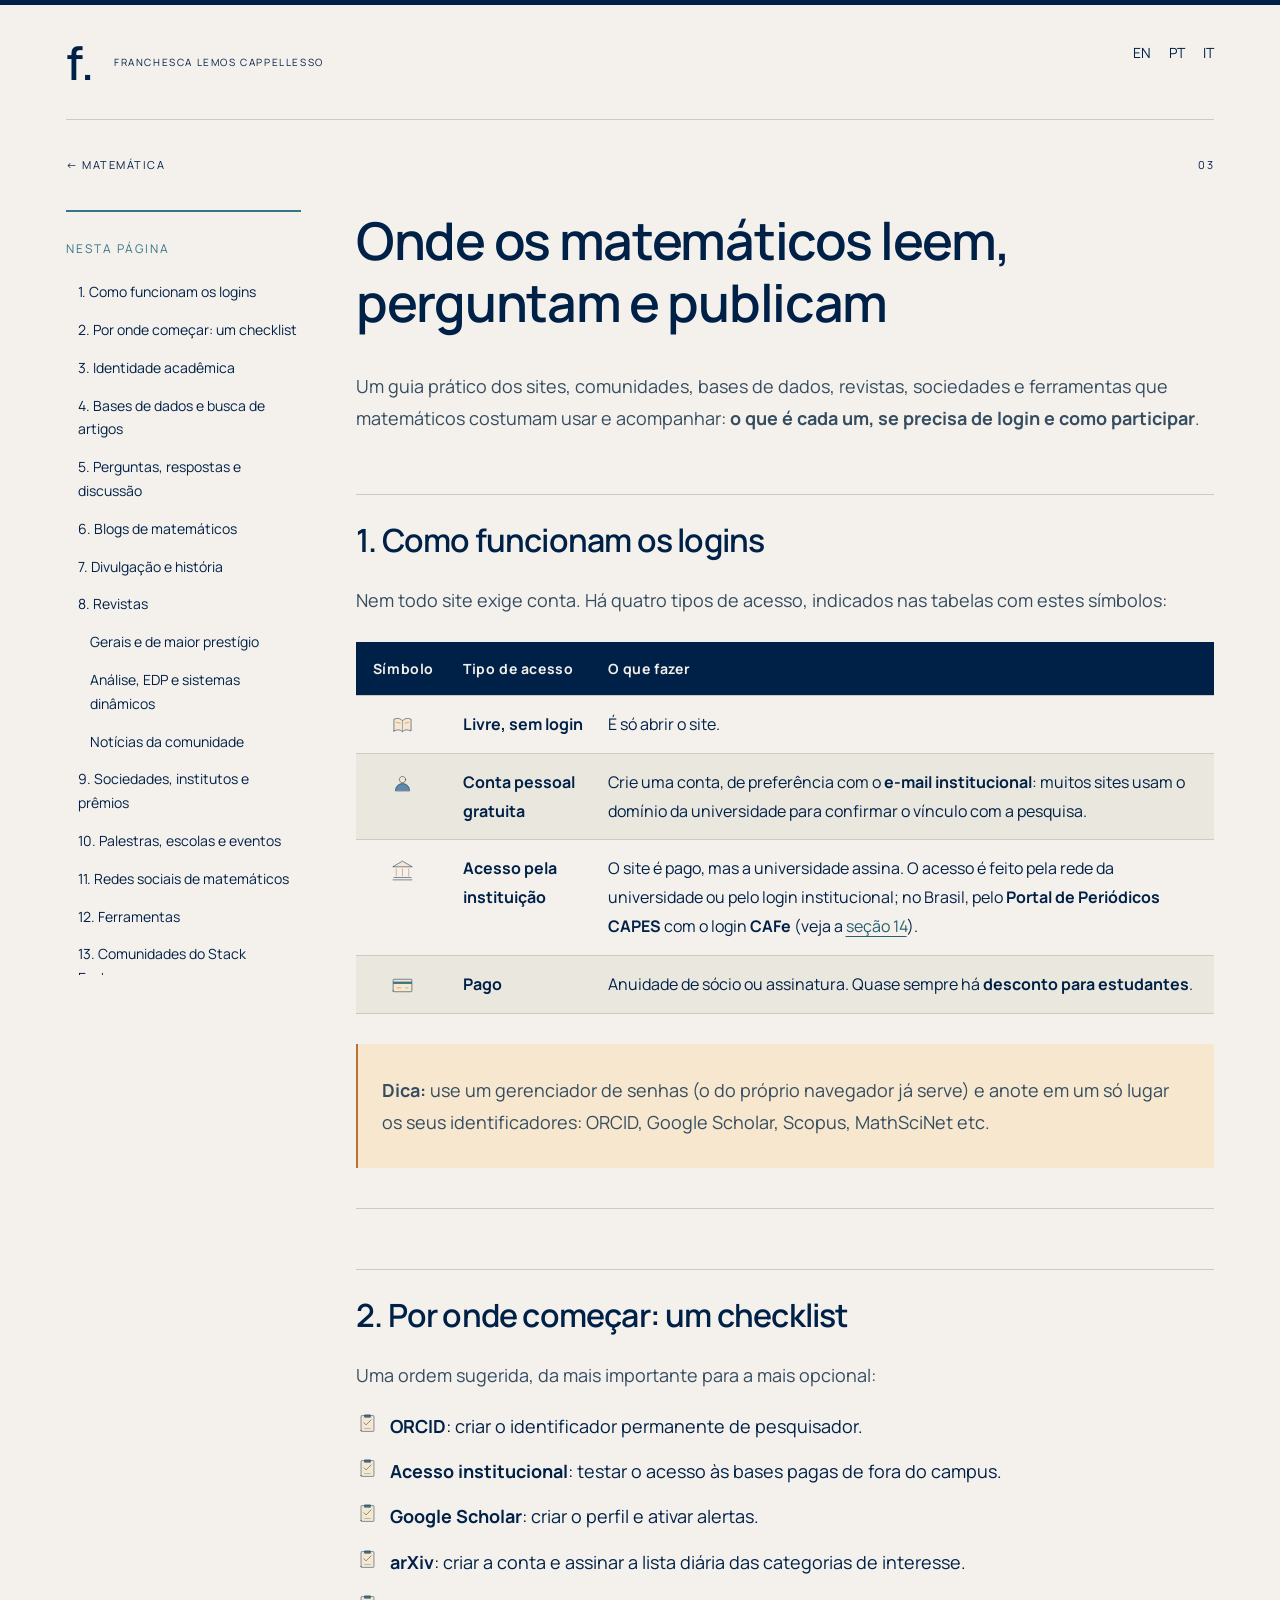
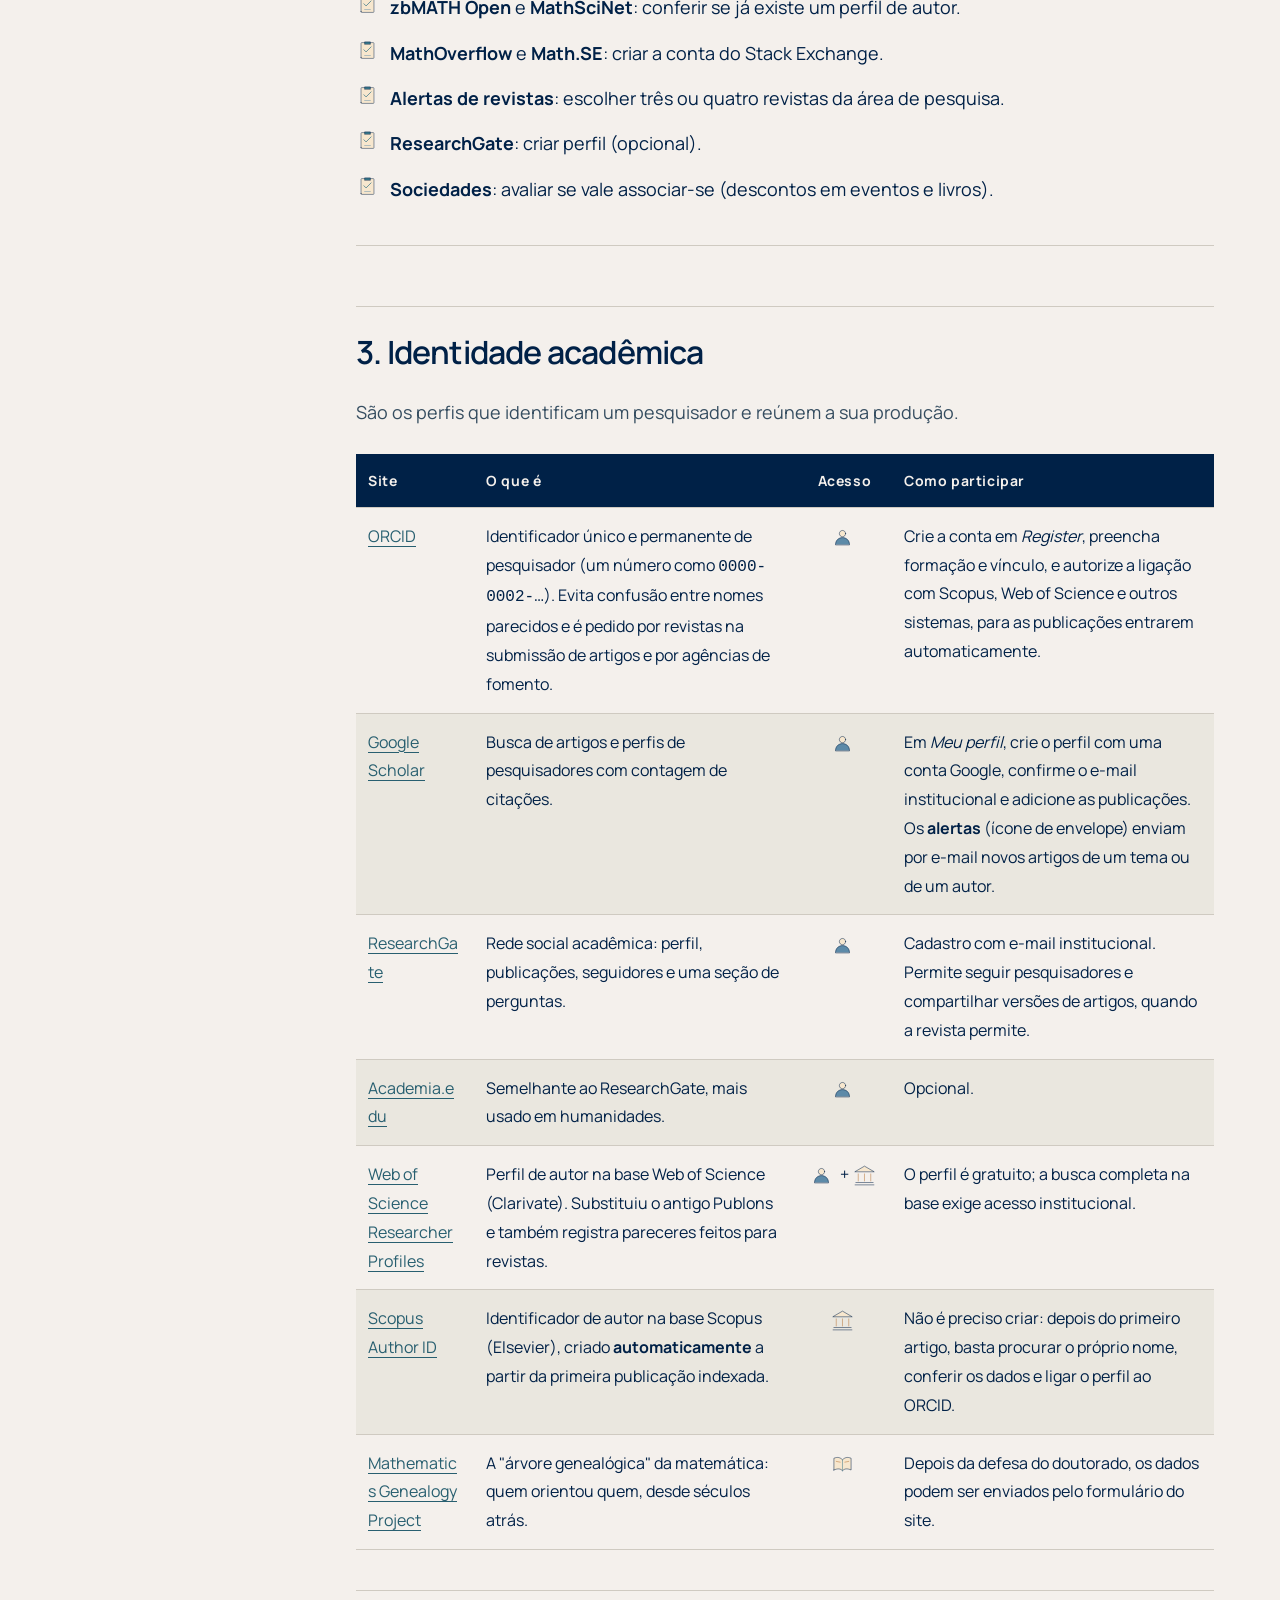
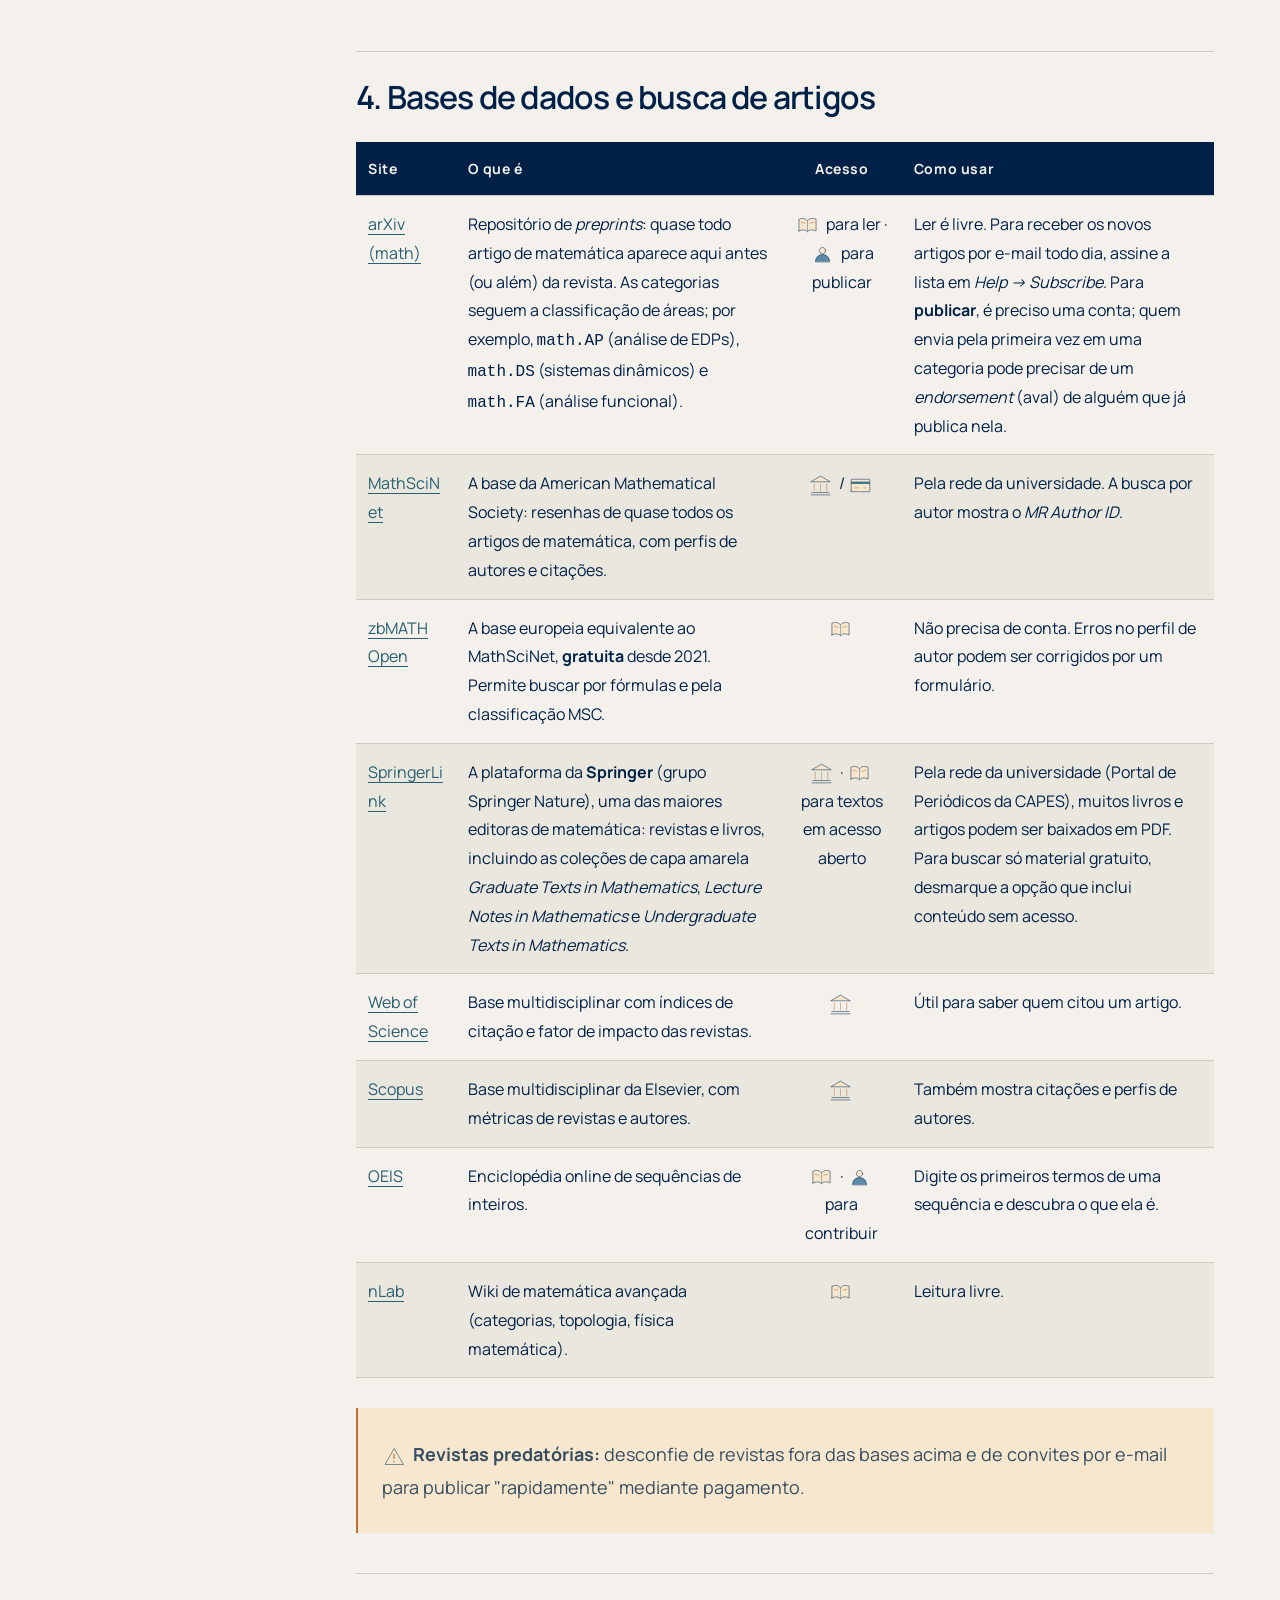
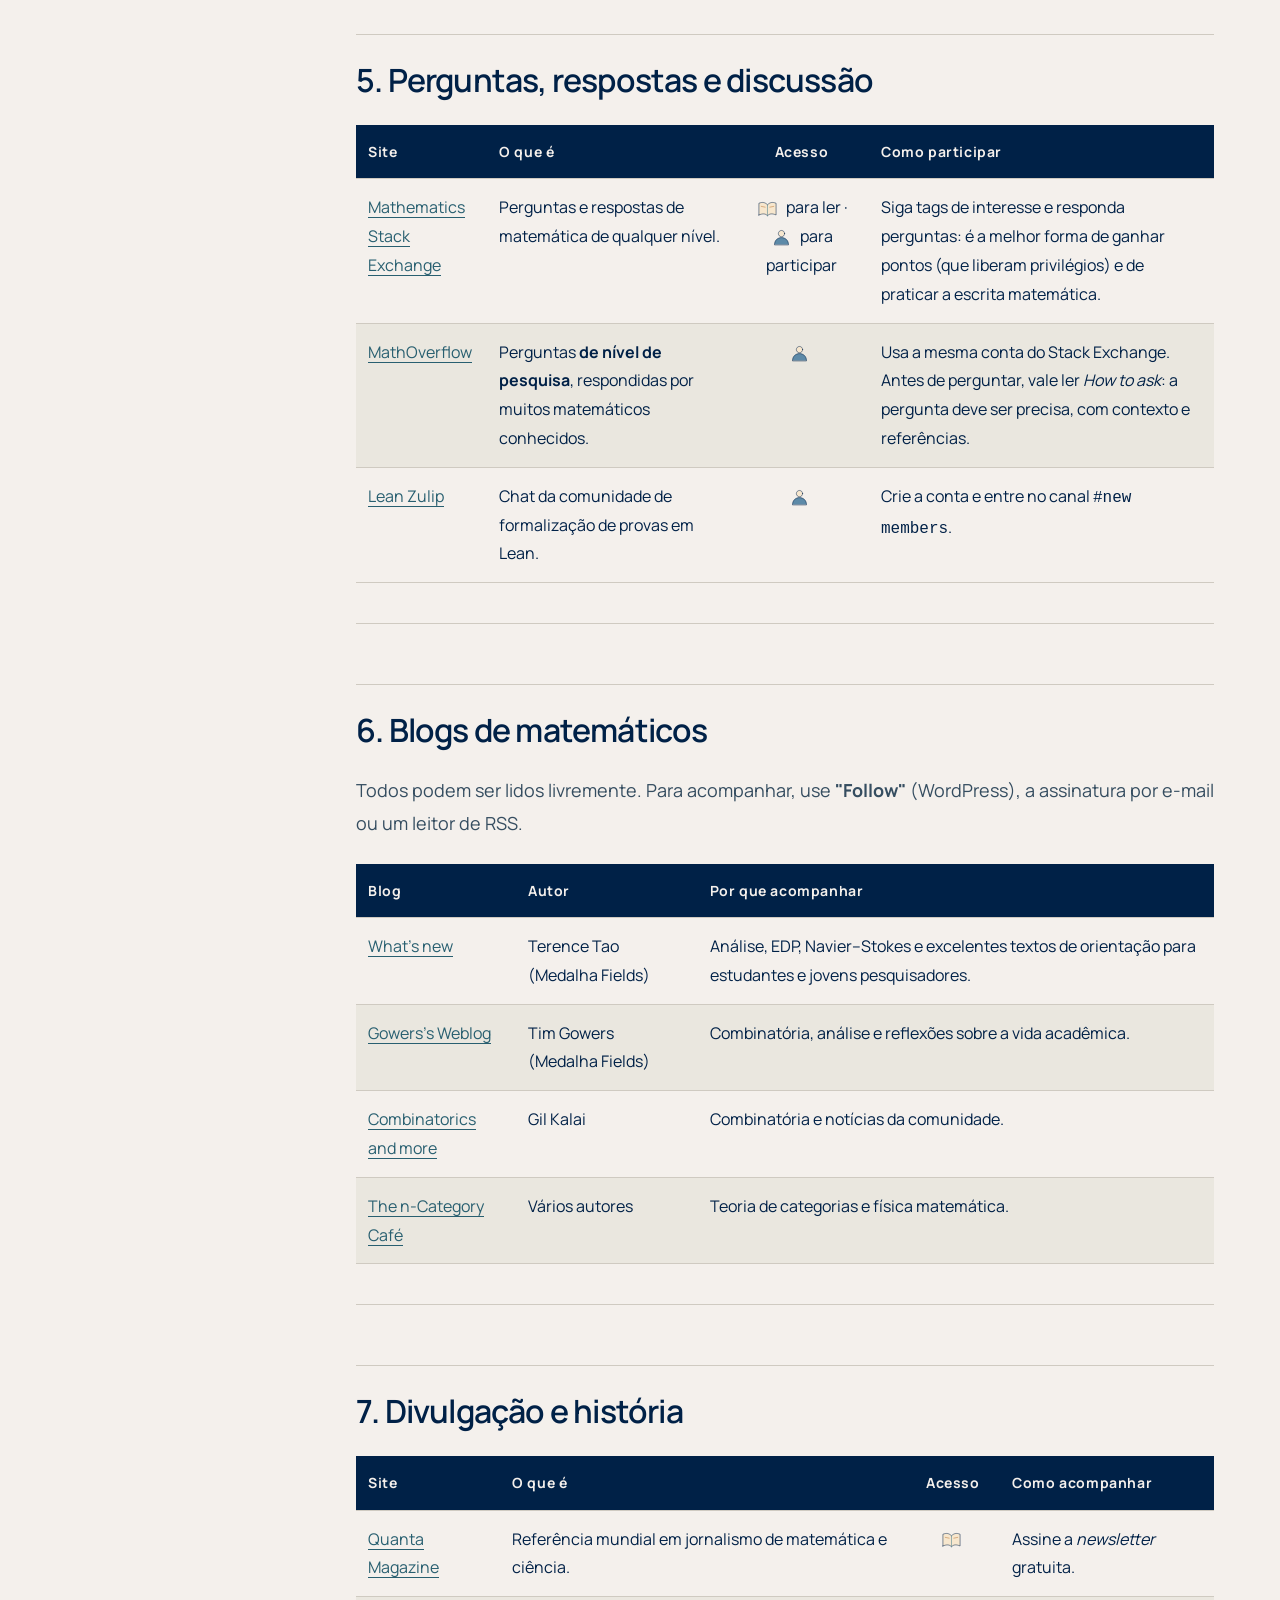
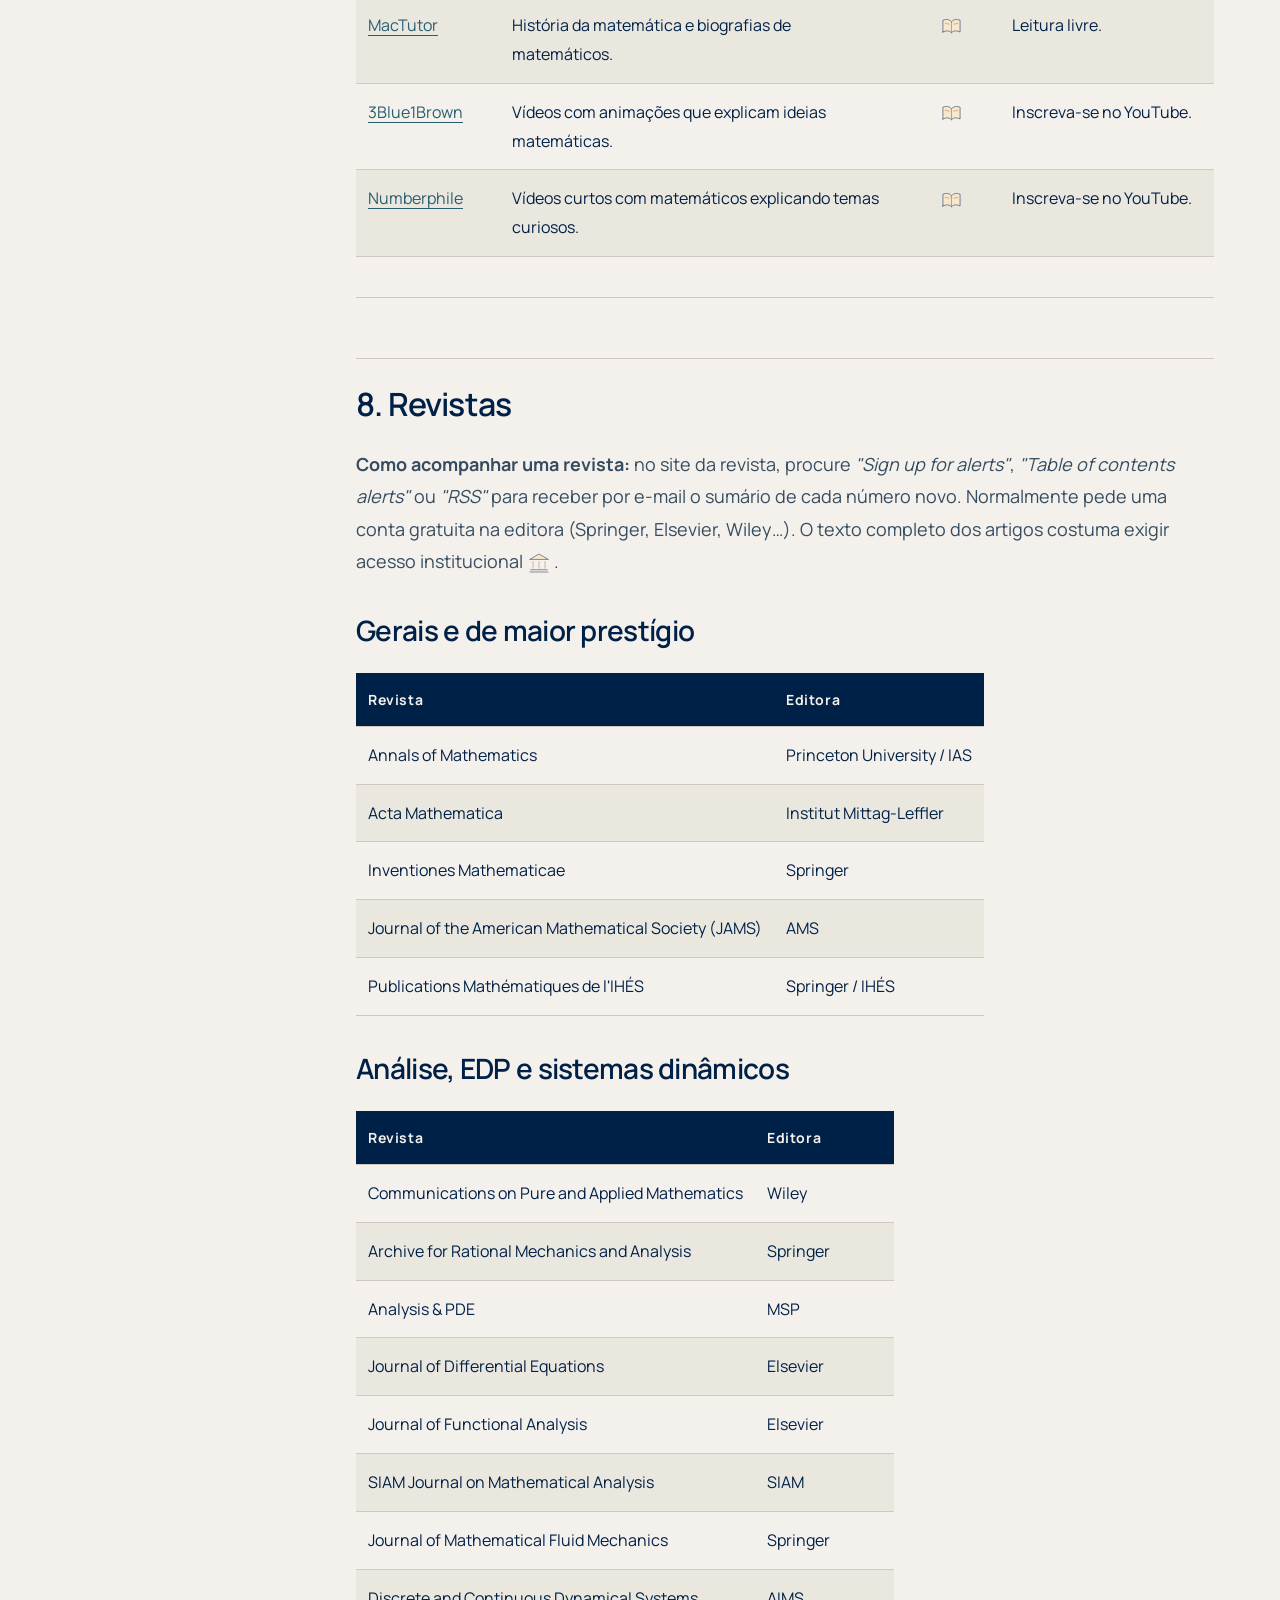
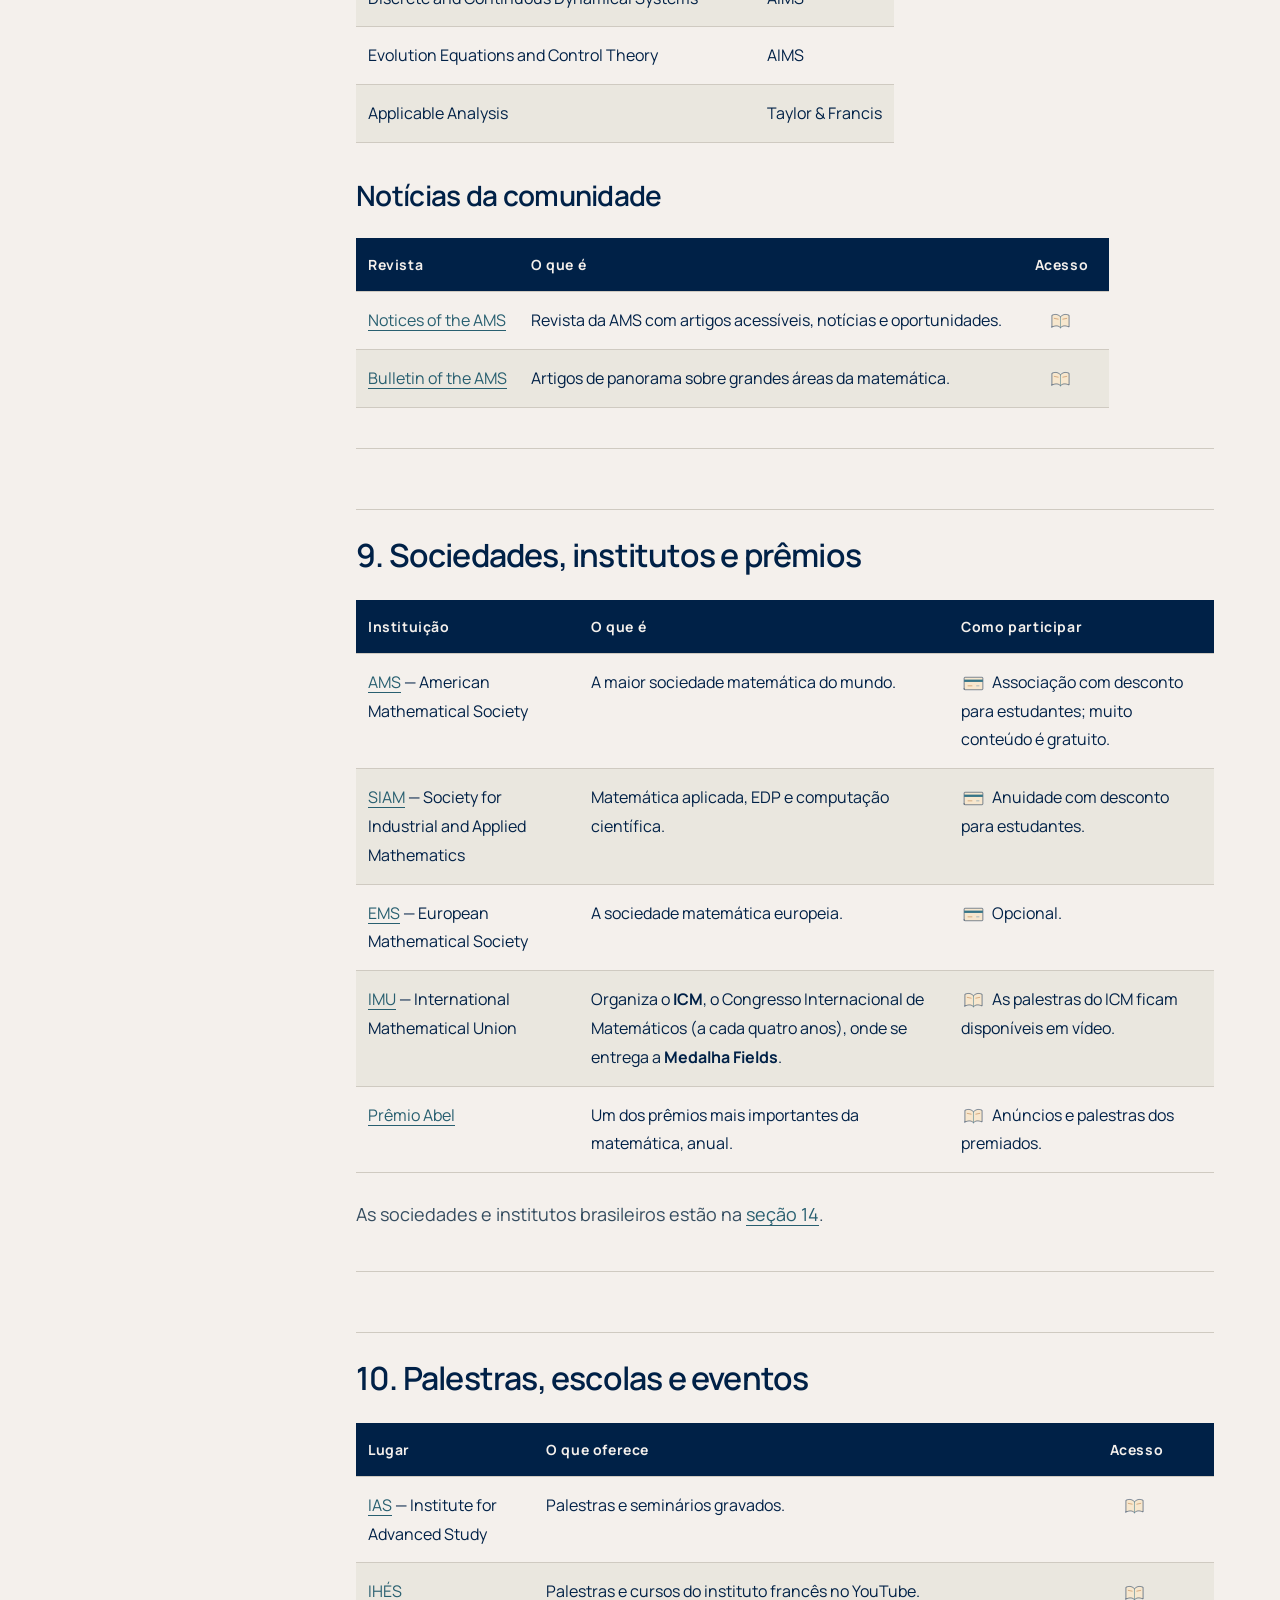
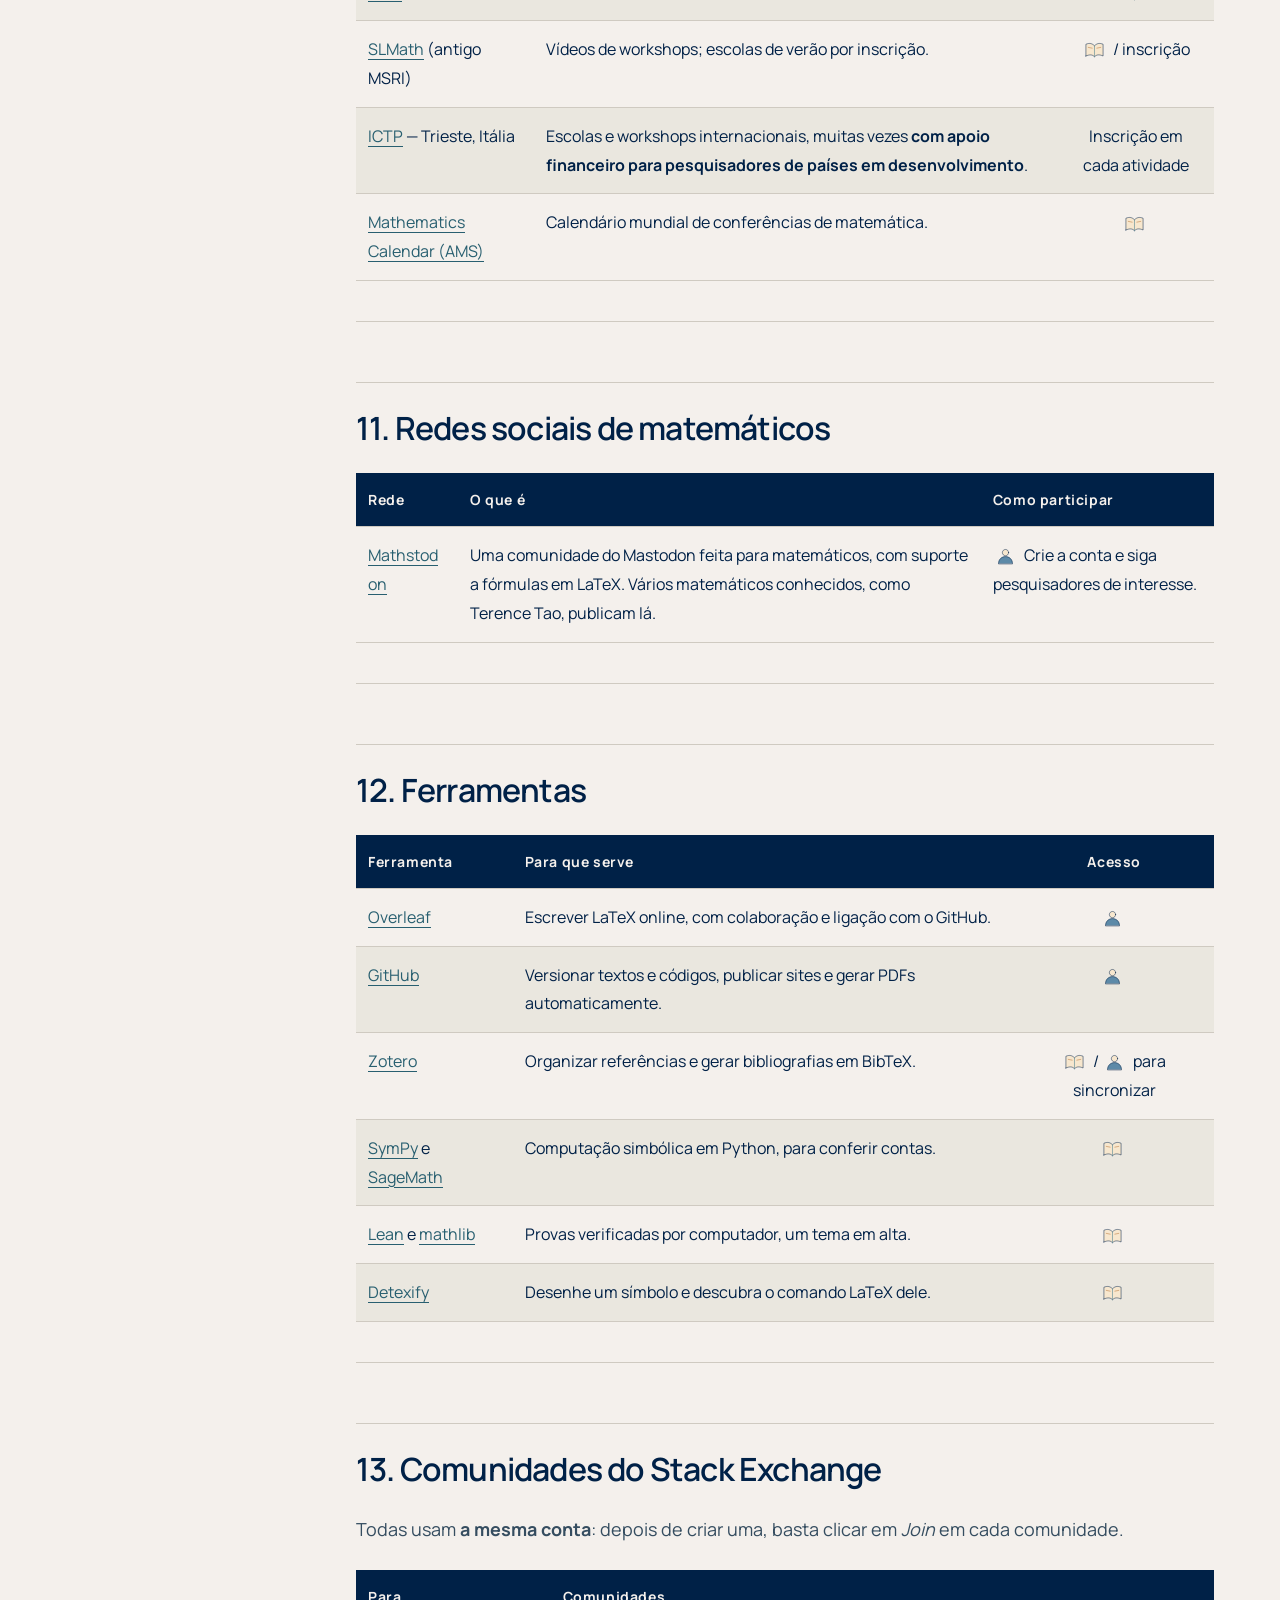
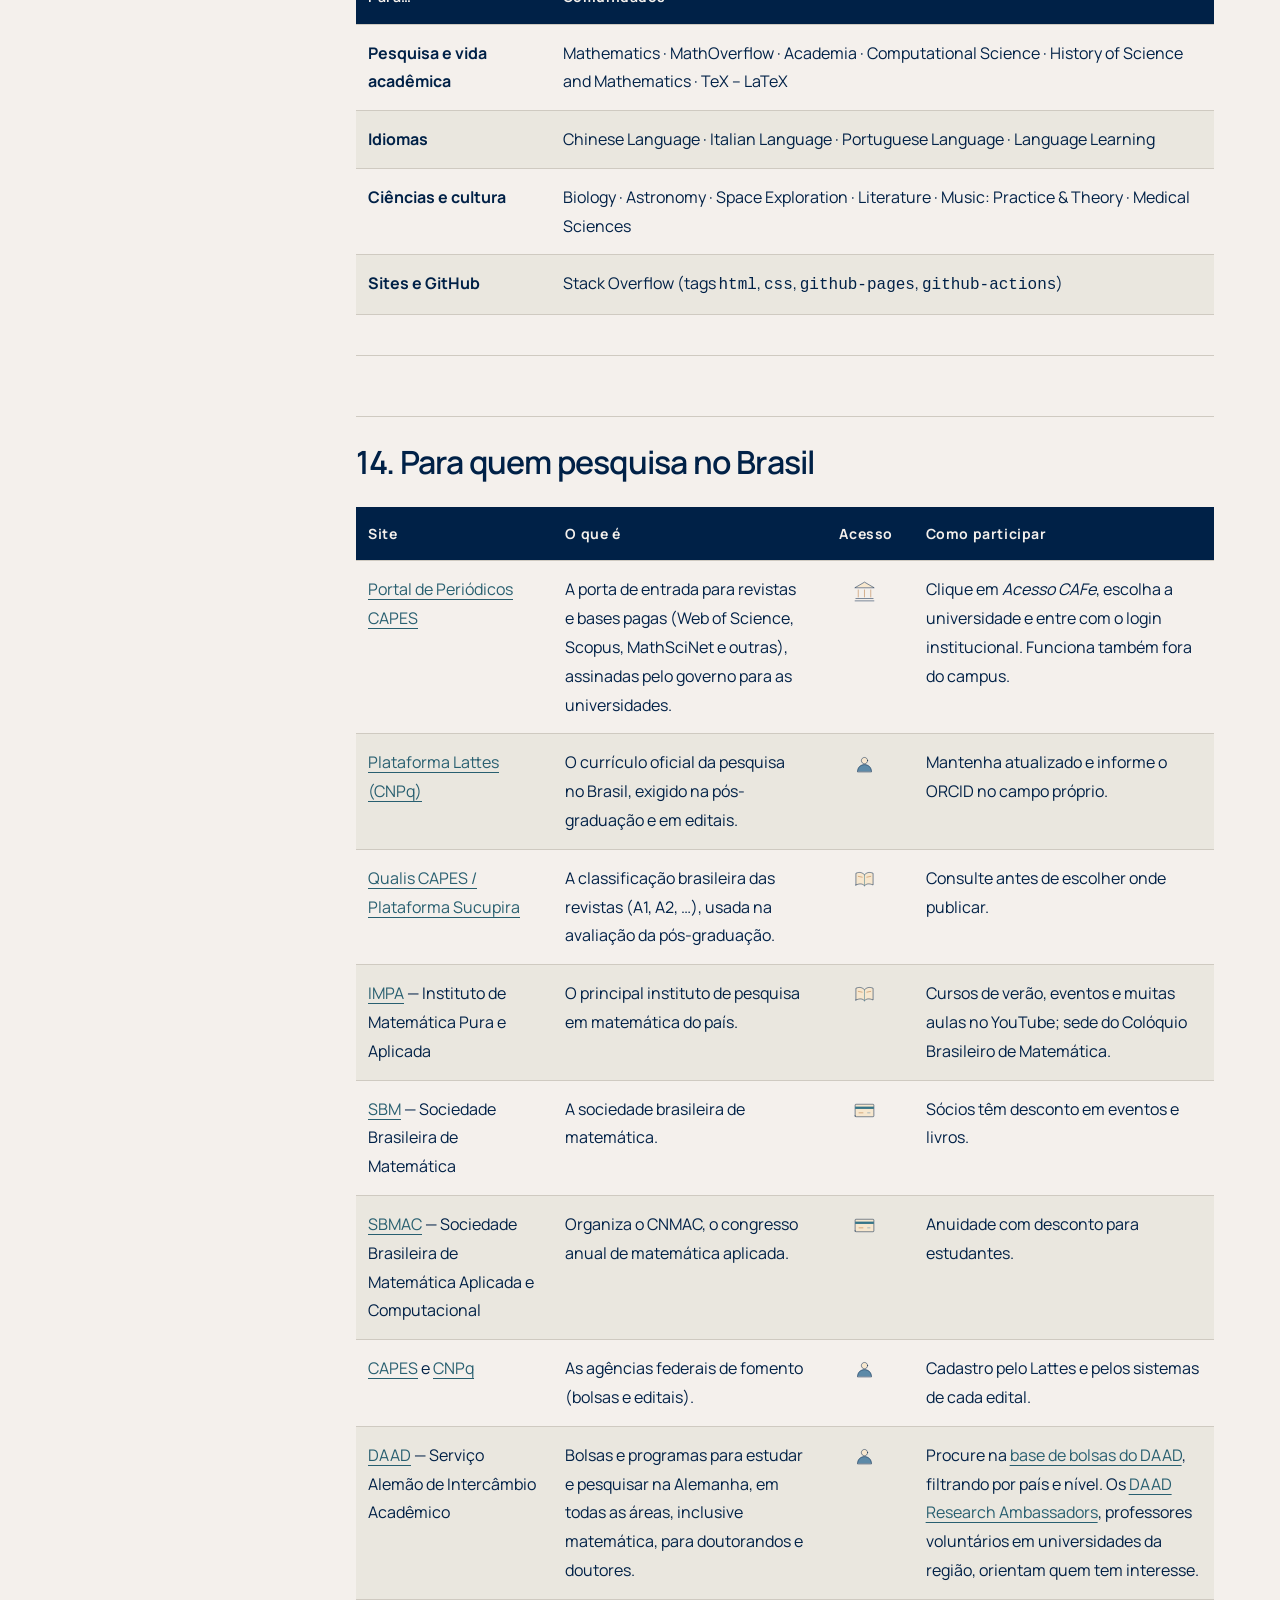
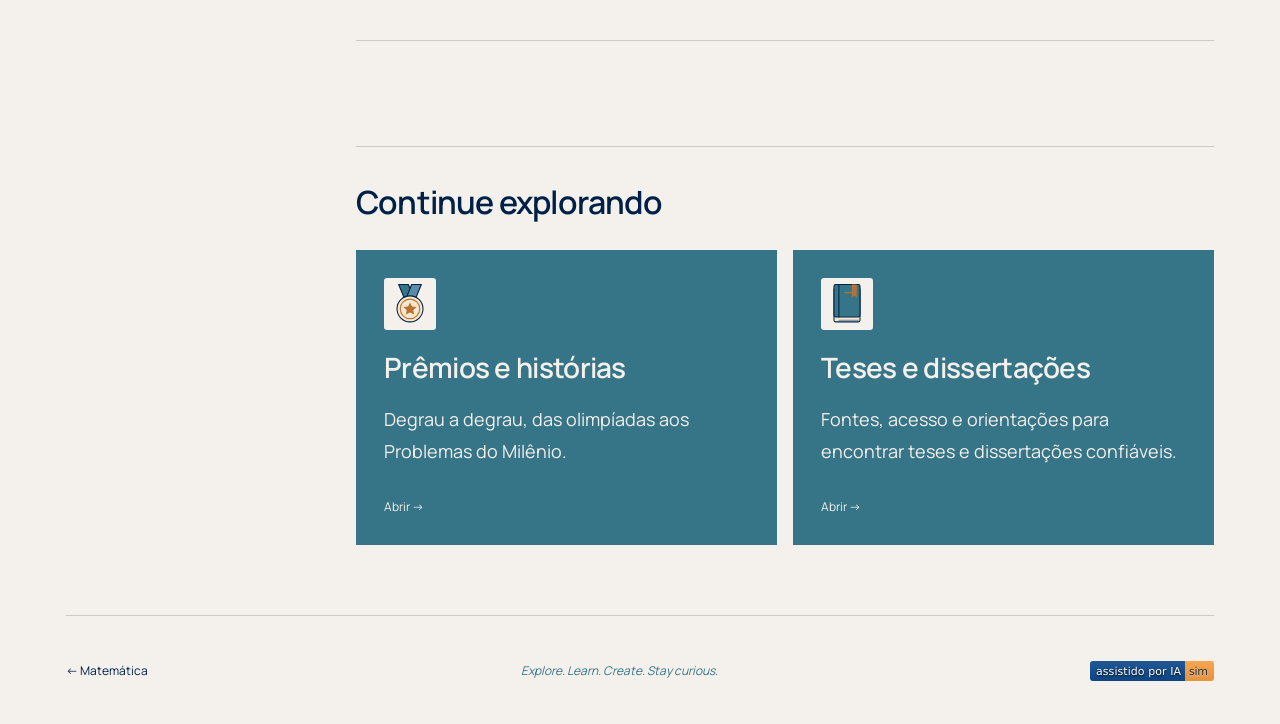
<file: guia-pesquisa.html>
<!doctype html><html lang="pt"><head><meta charset="utf-8"><meta name="viewport" content="width=device-width, initial-scale=1"><title>Guia de pesquisa · Franchesca Lemos Cappellesso</title><link rel="stylesheet" href="fonts.css"><link rel="stylesheet" href="math-paths.css?v=related-1"><link rel="stylesheet" href="typography.css?v=3">
</head><body><div class="page"><header><a class="brand" href="index.html?lang=pt">f. <span>Franchesca Lemos Cappellesso</span></a><nav aria-label="Language"><a href="research-guide.html">EN</a><a href="guia-pesquisa.html">PT</a><a href="guida-ricerca.html">IT</a></nav></header><main><div class="reading-heading"><a href="matematica.html">← Matemática</a><span>03</span></div><div class="reading-layout"><aside><p class="eyebrow">Nesta página</p><div class="toc">
<ul>
<li><a href="#onde-os-matematicos-leem-perguntam-e-publicam">Onde os matemáticos leem, perguntam e publicam</a><ul>
<li><a href="#1-como-funcionam-os-logins">1. Como funcionam os logins</a></li>
<li><a href="#2-por-onde-comecar-um-checklist">2. Por onde começar: um checklist</a></li>
<li><a href="#3-identidade-academica">3. Identidade acadêmica</a></li>
<li><a href="#4-bases-de-dados-e-busca-de-artigos">4. Bases de dados e busca de artigos</a></li>
<li><a href="#5-perguntas-respostas-e-discussao">5. Perguntas, respostas e discussão</a></li>
<li><a href="#6-blogs-de-matematicos">6. Blogs de matemáticos</a></li>
<li><a href="#7-divulgacao-e-historia">7. Divulgação e história</a></li>
<li><a href="#8-revistas">8. Revistas</a><ul>
<li><a href="#gerais-e-de-maior-prestigio">Gerais e de maior prestígio</a></li>
<li><a href="#analise-edp-e-sistemas-dinamicos">Análise, EDP e sistemas dinâmicos</a></li>
<li><a href="#noticias-da-comunidade">Notícias da comunidade</a></li>
</ul>
</li>
<li><a href="#9-sociedades-institutos-e-premios">9. Sociedades, institutos e prêmios</a></li>
<li><a href="#10-palestras-escolas-e-eventos">10. Palestras, escolas e eventos</a></li>
<li><a href="#11-redes-sociais-de-matematicos">11. Redes sociais de matemáticos</a></li>
<li><a href="#12-ferramentas">12. Ferramentas</a></li>
<li><a href="#13-comunidades-do-stack-exchange">13. Comunidades do Stack Exchange</a></li>
<li><a href="#14-para-quem-pesquisa-no-brasil">14. Para quem pesquisa no Brasil</a></li>
</ul>
</li>
</ul>
</div>
</aside><article class="prose"><h1 id="onde-os-matematicos-leem-perguntam-e-publicam">Onde os matemáticos leem, perguntam e publicam</h1>
<p>Um guia prático dos sites, comunidades, bases de dados, revistas, sociedades
e ferramentas que matemáticos costumam usar e acompanhar: <strong>o que é cada um,
se precisa de login e como participar</strong>.</p>
<h2 id="1-como-funcionam-os-logins">1. Como funcionam os logins</h2>
<p>Nem todo site exige conta. Há quatro tipos de acesso, indicados nas tabelas
com estes símbolos:</p>
<table>
<thead>
<tr>
<th style="text-align: center;">Símbolo</th>
<th>Tipo de acesso</th>
<th>O que fazer</th>
</tr>
</thead>
<tbody>
<tr>
<td style="text-align: center;"><img class="access-icon" src="assets/icons/free.svg" alt="Acesso gratuito"></td>
<td><strong>Livre, sem login</strong></td>
<td>É só abrir o site.</td>
</tr>
<tr>
<td style="text-align: center;"><img class="access-icon" src="assets/icons/account.svg" alt="Conta pessoal"></td>
<td><strong>Conta pessoal gratuita</strong></td>
<td>Crie uma conta, de preferência com o <strong>e-mail institucional</strong>: muitos sites usam o domínio da universidade para confirmar o vínculo com a pesquisa.</td>
</tr>
<tr>
<td style="text-align: center;"><img class="access-icon" src="assets/icons/institution.svg" alt="Acesso institucional"></td>
<td><strong>Acesso pela instituição</strong></td>
<td>O site é pago, mas a universidade assina. O acesso é feito pela rede da universidade ou pelo login institucional; no Brasil, pelo <strong>Portal de Periódicos CAPES</strong> com o login <strong>CAFe</strong> (veja a <a href="#14-para-quem-pesquisa-no-brasil">seção 14</a>).</td>
</tr>
<tr>
<td style="text-align: center;"><img class="access-icon" src="assets/icons/payment.svg" alt="Acesso pago"></td>
<td><strong>Pago</strong></td>
<td>Anuidade de sócio ou assinatura. Quase sempre há <strong>desconto para estudantes</strong>.</td>
</tr>
</tbody>
</table>
<blockquote>
<p><strong>Dica:</strong> use um gerenciador de senhas (o do próprio navegador já serve) e
anote em um só lugar os seus identificadores: ORCID, Google Scholar,
Scopus, MathSciNet etc.</p>
</blockquote>
<hr />
<h2 id="2-por-onde-comecar-um-checklist">2. Por onde começar: um checklist</h2>
<p>Uma ordem sugerida, da mais importante para a mais opcional:</p>
<ul>
<li class="research-check"><img class="access-icon" src="assets/icons/checklist.svg" alt="" aria-hidden="true"> <strong>ORCID</strong>: criar o identificador permanente de pesquisador.</li>
<li class="research-check"><img class="access-icon" src="assets/icons/checklist.svg" alt="" aria-hidden="true"> <strong>Acesso institucional</strong>: testar o acesso às bases pagas de fora do campus.</li>
<li class="research-check"><img class="access-icon" src="assets/icons/checklist.svg" alt="" aria-hidden="true"> <strong>Google Scholar</strong>: criar o perfil e ativar alertas.</li>
<li class="research-check"><img class="access-icon" src="assets/icons/checklist.svg" alt="" aria-hidden="true"> <strong>arXiv</strong>: criar a conta e assinar a lista diária das categorias de interesse.</li>
<li class="research-check"><img class="access-icon" src="assets/icons/checklist.svg" alt="" aria-hidden="true"> <strong>zbMATH Open</strong> e <strong>MathSciNet</strong>: conferir se já existe um perfil de autor.</li>
<li class="research-check"><img class="access-icon" src="assets/icons/checklist.svg" alt="" aria-hidden="true"> <strong>MathOverflow</strong> e <strong>Math.SE</strong>: criar a conta do Stack Exchange.</li>
<li class="research-check"><img class="access-icon" src="assets/icons/checklist.svg" alt="" aria-hidden="true"> <strong>Alertas de revistas</strong>: escolher três ou quatro revistas da área de pesquisa.</li>
<li class="research-check"><img class="access-icon" src="assets/icons/checklist.svg" alt="" aria-hidden="true"> <strong>ResearchGate</strong>: criar perfil (opcional).</li>
<li class="research-check"><img class="access-icon" src="assets/icons/checklist.svg" alt="" aria-hidden="true"> <strong>Sociedades</strong>: avaliar se vale associar-se (descontos em eventos e livros).</li>
</ul>
<hr />
<h2 id="3-identidade-academica">3. Identidade acadêmica</h2>
<p>São os perfis que identificam um pesquisador e reúnem a sua produção.</p>
<table>
<thead>
<tr>
<th>Site</th>
<th>O que é</th>
<th style="text-align: center;">Acesso</th>
<th>Como participar</th>
</tr>
</thead>
<tbody>
<tr>
<td><a href="https://orcid.org">ORCID</a></td>
<td>Identificador único e permanente de pesquisador (um número como <code>0000-0002-…</code>). Evita confusão entre nomes parecidos e é pedido por revistas na submissão de artigos e por agências de fomento.</td>
<td style="text-align: center;"><img class="access-icon" src="assets/icons/account.svg" alt="Conta pessoal"></td>
<td>Crie a conta em <em>Register</em>, preencha formação e vínculo, e autorize a ligação com Scopus, Web of Science e outros sistemas, para as publicações entrarem automaticamente.</td>
</tr>
<tr>
<td><a href="https://scholar.google.com">Google Scholar</a></td>
<td>Busca de artigos e perfis de pesquisadores com contagem de citações.</td>
<td style="text-align: center;"><img class="access-icon" src="assets/icons/account.svg" alt="Conta pessoal"></td>
<td>Em <em>Meu perfil</em>, crie o perfil com uma conta Google, confirme o e-mail institucional e adicione as publicações. Os <strong>alertas</strong> (ícone de envelope) enviam por e-mail novos artigos de um tema ou de um autor.</td>
</tr>
<tr>
<td><a href="https://www.researchgate.net">ResearchGate</a></td>
<td>Rede social acadêmica: perfil, publicações, seguidores e uma seção de perguntas.</td>
<td style="text-align: center;"><img class="access-icon" src="assets/icons/account.svg" alt="Conta pessoal"></td>
<td>Cadastro com e-mail institucional. Permite seguir pesquisadores e compartilhar versões de artigos, quando a revista permite.</td>
</tr>
<tr>
<td><a href="https://www.academia.edu">Academia.edu</a></td>
<td>Semelhante ao ResearchGate, mais usado em humanidades.</td>
<td style="text-align: center;"><img class="access-icon" src="assets/icons/account.svg" alt="Conta pessoal"></td>
<td>Opcional.</td>
</tr>
<tr>
<td><a href="https://www.webofscience.com">Web of Science Researcher Profiles</a></td>
<td>Perfil de autor na base Web of Science (Clarivate). Substituiu o antigo Publons e também registra pareceres feitos para revistas.</td>
<td style="text-align: center;"><img class="access-icon" src="assets/icons/account.svg" alt="Conta pessoal"> + <img class="access-icon" src="assets/icons/institution.svg" alt="Acesso institucional"></td>
<td>O perfil é gratuito; a busca completa na base exige acesso institucional.</td>
</tr>
<tr>
<td><a href="https://www.scopus.com">Scopus Author ID</a></td>
<td>Identificador de autor na base Scopus (Elsevier), criado <strong>automaticamente</strong> a partir da primeira publicação indexada.</td>
<td style="text-align: center;"><img class="access-icon" src="assets/icons/institution.svg" alt="Acesso institucional"></td>
<td>Não é preciso criar: depois do primeiro artigo, basta procurar o próprio nome, conferir os dados e ligar o perfil ao ORCID.</td>
</tr>
<tr>
<td><a href="https://www.mathgenealogy.org">Mathematics Genealogy Project</a></td>
<td>A "árvore genealógica" da matemática: quem orientou quem, desde séculos atrás.</td>
<td style="text-align: center;"><img class="access-icon" src="assets/icons/free.svg" alt="Acesso gratuito"></td>
<td>Depois da defesa do doutorado, os dados podem ser enviados pelo formulário do site.</td>
</tr>
</tbody>
</table>
<hr />
<h2 id="4-bases-de-dados-e-busca-de-artigos">4. Bases de dados e busca de artigos</h2>
<table>
<thead>
<tr>
<th>Site</th>
<th>O que é</th>
<th style="text-align: center;">Acesso</th>
<th>Como usar</th>
</tr>
</thead>
<tbody>
<tr>
<td><a href="https://arxiv.org/archive/math">arXiv (math)</a></td>
<td>Repositório de <em>preprints</em>: quase todo artigo de matemática aparece aqui antes (ou além) da revista. As categorias seguem a classificação de áreas; por exemplo, <code>math.AP</code> (análise de EDPs), <code>math.DS</code> (sistemas dinâmicos) e <code>math.FA</code> (análise funcional).</td>
<td style="text-align: center;"><img class="access-icon" src="assets/icons/free.svg" alt="Acesso gratuito"> para ler · <img class="access-icon" src="assets/icons/account.svg" alt="Conta pessoal"> para publicar</td>
<td>Ler é livre. Para receber os novos artigos por e-mail todo dia, assine a lista em <em>Help → Subscribe</em>. Para <strong>publicar</strong>, é preciso uma conta; quem envia pela primeira vez em uma categoria pode precisar de um <em>endorsement</em> (aval) de alguém que já publica nela.</td>
</tr>
<tr>
<td><a href="https://mathscinet.ams.org">MathSciNet</a></td>
<td>A base da American Mathematical Society: resenhas de quase todos os artigos de matemática, com perfis de autores e citações.</td>
<td style="text-align: center;"><img class="access-icon" src="assets/icons/institution.svg" alt="Acesso institucional"> / <img class="access-icon" src="assets/icons/payment.svg" alt="Acesso pago"></td>
<td>Pela rede da universidade. A busca por autor mostra o <em>MR Author ID</em>.</td>
</tr>
<tr>
<td><a href="https://zbmath.org">zbMATH Open</a></td>
<td>A base europeia equivalente ao MathSciNet, <strong>gratuita</strong> desde 2021. Permite buscar por fórmulas e pela classificação MSC.</td>
<td style="text-align: center;"><img class="access-icon" src="assets/icons/free.svg" alt="Acesso gratuito"></td>
<td>Não precisa de conta. Erros no perfil de autor podem ser corrigidos por um formulário.</td>
</tr>
<tr>
<td><a href="https://link.springer.com">SpringerLink</a></td>
<td>A plataforma da <strong>Springer</strong> (grupo Springer Nature), uma das maiores editoras de matemática: revistas e livros, incluindo as coleções de capa amarela <em>Graduate Texts in Mathematics</em>, <em>Lecture Notes in Mathematics</em> e <em>Undergraduate Texts in Mathematics</em>.</td>
<td style="text-align: center;"><img class="access-icon" src="assets/icons/institution.svg" alt="Acesso institucional"> · <img class="access-icon" src="assets/icons/free.svg" alt="Acesso gratuito"> para textos em acesso aberto</td>
<td>Pela rede da universidade (Portal de Periódicos da CAPES), muitos livros e artigos podem ser baixados em PDF. Para buscar só material gratuito, desmarque a opção que inclui conteúdo sem acesso.</td>
</tr>
<tr>
<td><a href="https://www.webofscience.com">Web of Science</a></td>
<td>Base multidisciplinar com índices de citação e fator de impacto das revistas.</td>
<td style="text-align: center;"><img class="access-icon" src="assets/icons/institution.svg" alt="Acesso institucional"></td>
<td>Útil para saber quem citou um artigo.</td>
</tr>
<tr>
<td><a href="https://www.scopus.com">Scopus</a></td>
<td>Base multidisciplinar da Elsevier, com métricas de revistas e autores.</td>
<td style="text-align: center;"><img class="access-icon" src="assets/icons/institution.svg" alt="Acesso institucional"></td>
<td>Também mostra citações e perfis de autores.</td>
</tr>
<tr>
<td><a href="https://oeis.org">OEIS</a></td>
<td>Enciclopédia online de sequências de inteiros.</td>
<td style="text-align: center;"><img class="access-icon" src="assets/icons/free.svg" alt="Acesso gratuito"> · <img class="access-icon" src="assets/icons/account.svg" alt="Conta pessoal"> para contribuir</td>
<td>Digite os primeiros termos de uma sequência e descubra o que ela é.</td>
</tr>
<tr>
<td><a href="https://ncatlab.org">nLab</a></td>
<td>Wiki de matemática avançada (categorias, topologia, física matemática).</td>
<td style="text-align: center;"><img class="access-icon" src="assets/icons/free.svg" alt="Acesso gratuito"></td>
<td>Leitura livre.</td>
</tr>
</tbody>
</table>
<blockquote>
<p><img class="access-icon" src="assets/icons/caution.svg" alt="Atenção"> <strong>Revistas predatórias:</strong> desconfie de revistas fora das bases acima e de
convites por e-mail para publicar "rapidamente" mediante pagamento.</p>
</blockquote>
<hr />
<h2 id="5-perguntas-respostas-e-discussao">5. Perguntas, respostas e discussão</h2>
<table>
<thead>
<tr>
<th>Site</th>
<th>O que é</th>
<th style="text-align: center;">Acesso</th>
<th>Como participar</th>
</tr>
</thead>
<tbody>
<tr>
<td><a href="https://math.stackexchange.com">Mathematics Stack Exchange</a></td>
<td>Perguntas e respostas de matemática de qualquer nível.</td>
<td style="text-align: center;"><img class="access-icon" src="assets/icons/free.svg" alt="Acesso gratuito"> para ler · <img class="access-icon" src="assets/icons/account.svg" alt="Conta pessoal"> para participar</td>
<td>Siga tags de interesse e responda perguntas: é a melhor forma de ganhar pontos (que liberam privilégios) e de praticar a escrita matemática.</td>
</tr>
<tr>
<td><a href="https://mathoverflow.net">MathOverflow</a></td>
<td>Perguntas <strong>de nível de pesquisa</strong>, respondidas por muitos matemáticos conhecidos.</td>
<td style="text-align: center;"><img class="access-icon" src="assets/icons/account.svg" alt="Conta pessoal"></td>
<td>Usa a mesma conta do Stack Exchange. Antes de perguntar, vale ler <em>How to ask</em>: a pergunta deve ser precisa, com contexto e referências.</td>
</tr>
<tr>
<td><a href="https://leanprover.zulipchat.com">Lean Zulip</a></td>
<td>Chat da comunidade de formalização de provas em Lean.</td>
<td style="text-align: center;"><img class="access-icon" src="assets/icons/account.svg" alt="Conta pessoal"></td>
<td>Crie a conta e entre no canal <code>#new members</code>.</td>
</tr>
</tbody>
</table>
<hr />
<h2 id="6-blogs-de-matematicos">6. Blogs de matemáticos</h2>
<p>Todos podem ser lidos livremente. Para acompanhar, use <strong>"Follow"</strong> (WordPress),
a assinatura por e-mail ou um leitor de RSS.</p>
<table>
<thead>
<tr>
<th>Blog</th>
<th>Autor</th>
<th>Por que acompanhar</th>
</tr>
</thead>
<tbody>
<tr>
<td><a href="https://terrytao.wordpress.com">What's new</a></td>
<td>Terence Tao (Medalha Fields)</td>
<td>Análise, EDP, Navier–Stokes e excelentes textos de orientação para estudantes e jovens pesquisadores.</td>
</tr>
<tr>
<td><a href="https://gowers.wordpress.com">Gowers's Weblog</a></td>
<td>Tim Gowers (Medalha Fields)</td>
<td>Combinatória, análise e reflexões sobre a vida acadêmica.</td>
</tr>
<tr>
<td><a href="https://gilkalai.wordpress.com">Combinatorics and more</a></td>
<td>Gil Kalai</td>
<td>Combinatória e notícias da comunidade.</td>
</tr>
<tr>
<td><a href="https://golem.ph.utexas.edu/category/">The n-Category Café</a></td>
<td>Vários autores</td>
<td>Teoria de categorias e física matemática.</td>
</tr>
</tbody>
</table>
<hr />
<h2 id="7-divulgacao-e-historia">7. Divulgação e história</h2>
<table>
<thead>
<tr>
<th>Site</th>
<th>O que é</th>
<th style="text-align: center;">Acesso</th>
<th>Como acompanhar</th>
</tr>
</thead>
<tbody>
<tr>
<td><a href="https://www.quantamagazine.org">Quanta Magazine</a></td>
<td>Referência mundial em jornalismo de matemática e ciência.</td>
<td style="text-align: center;"><img class="access-icon" src="assets/icons/free.svg" alt="Acesso gratuito"></td>
<td>Assine a <em>newsletter</em> gratuita.</td>
</tr>
<tr>
<td><a href="https://mathshistory.st-andrews.ac.uk">MacTutor</a></td>
<td>História da matemática e biografias de matemáticos.</td>
<td style="text-align: center;"><img class="access-icon" src="assets/icons/free.svg" alt="Acesso gratuito"></td>
<td>Leitura livre.</td>
</tr>
<tr>
<td><a href="https://www.youtube.com/@3blue1brown">3Blue1Brown</a></td>
<td>Vídeos com animações que explicam ideias matemáticas.</td>
<td style="text-align: center;"><img class="access-icon" src="assets/icons/free.svg" alt="Acesso gratuito"></td>
<td>Inscreva-se no YouTube.</td>
</tr>
<tr>
<td><a href="https://www.youtube.com/@numberphile">Numberphile</a></td>
<td>Vídeos curtos com matemáticos explicando temas curiosos.</td>
<td style="text-align: center;"><img class="access-icon" src="assets/icons/free.svg" alt="Acesso gratuito"></td>
<td>Inscreva-se no YouTube.</td>
</tr>
</tbody>
</table>
<hr />
<h2 id="8-revistas">8. Revistas</h2>
<p><strong>Como acompanhar uma revista:</strong> no site da revista, procure <em>"Sign up for
alerts"</em>, <em>"Table of contents alerts"</em> ou <em>"RSS"</em> para receber por e-mail o
sumário de cada número novo. Normalmente pede uma conta gratuita na editora
(Springer, Elsevier, Wiley…). O texto completo dos artigos costuma exigir
acesso institucional <img class="access-icon" src="assets/icons/institution.svg" alt="Acesso institucional">.</p>
<h3 id="gerais-e-de-maior-prestigio">Gerais e de maior prestígio</h3>
<table>
<thead>
<tr>
<th>Revista</th>
<th>Editora</th>
</tr>
</thead>
<tbody>
<tr>
<td>Annals of Mathematics</td>
<td>Princeton University / IAS</td>
</tr>
<tr>
<td>Acta Mathematica</td>
<td>Institut Mittag-Leffler</td>
</tr>
<tr>
<td>Inventiones Mathematicae</td>
<td>Springer</td>
</tr>
<tr>
<td>Journal of the American Mathematical Society (JAMS)</td>
<td>AMS</td>
</tr>
<tr>
<td>Publications Mathématiques de l'IHÉS</td>
<td>Springer / IHÉS</td>
</tr>
</tbody>
</table>
<h3 id="analise-edp-e-sistemas-dinamicos">Análise, EDP e sistemas dinâmicos</h3>
<table>
<thead>
<tr>
<th>Revista</th>
<th>Editora</th>
</tr>
</thead>
<tbody>
<tr>
<td>Communications on Pure and Applied Mathematics</td>
<td>Wiley</td>
</tr>
<tr>
<td>Archive for Rational Mechanics and Analysis</td>
<td>Springer</td>
</tr>
<tr>
<td>Analysis &amp; PDE</td>
<td>MSP</td>
</tr>
<tr>
<td>Journal of Differential Equations</td>
<td>Elsevier</td>
</tr>
<tr>
<td>Journal of Functional Analysis</td>
<td>Elsevier</td>
</tr>
<tr>
<td>SIAM Journal on Mathematical Analysis</td>
<td>SIAM</td>
</tr>
<tr>
<td>Journal of Mathematical Fluid Mechanics</td>
<td>Springer</td>
</tr>
<tr>
<td>Discrete and Continuous Dynamical Systems</td>
<td>AIMS</td>
</tr>
<tr>
<td>Evolution Equations and Control Theory</td>
<td>AIMS</td>
</tr>
<tr>
<td>Applicable Analysis</td>
<td>Taylor &amp; Francis</td>
</tr>
</tbody>
</table>
<h3 id="noticias-da-comunidade">Notícias da comunidade</h3>
<table>
<thead>
<tr>
<th>Revista</th>
<th>O que é</th>
<th style="text-align: center;">Acesso</th>
</tr>
</thead>
<tbody>
<tr>
<td><a href="https://www.ams.org/notices">Notices of the AMS</a></td>
<td>Revista da AMS com artigos acessíveis, notícias e oportunidades.</td>
<td style="text-align: center;"><img class="access-icon" src="assets/icons/free.svg" alt="Acesso gratuito"></td>
</tr>
<tr>
<td><a href="https://www.ams.org/bull">Bulletin of the AMS</a></td>
<td>Artigos de panorama sobre grandes áreas da matemática.</td>
<td style="text-align: center;"><img class="access-icon" src="assets/icons/free.svg" alt="Acesso gratuito"></td>
</tr>
</tbody>
</table>
<hr />
<h2 id="9-sociedades-institutos-e-premios">9. Sociedades, institutos e prêmios</h2>
<table>
<thead>
<tr>
<th>Instituição</th>
<th>O que é</th>
<th>Como participar</th>
</tr>
</thead>
<tbody>
<tr>
<td><a href="https://www.ams.org">AMS</a> — American Mathematical Society</td>
<td>A maior sociedade matemática do mundo.</td>
<td><img class="access-icon" src="assets/icons/payment.svg" alt="Acesso pago"> Associação com desconto para estudantes; muito conteúdo é gratuito.</td>
</tr>
<tr>
<td><a href="https://www.siam.org">SIAM</a> — Society for Industrial and Applied Mathematics</td>
<td>Matemática aplicada, EDP e computação científica.</td>
<td><img class="access-icon" src="assets/icons/payment.svg" alt="Acesso pago"> Anuidade com desconto para estudantes.</td>
</tr>
<tr>
<td><a href="https://euromathsoc.org">EMS</a> — European Mathematical Society</td>
<td>A sociedade matemática europeia.</td>
<td><img class="access-icon" src="assets/icons/payment.svg" alt="Acesso pago"> Opcional.</td>
</tr>
<tr>
<td><a href="https://www.mathunion.org">IMU</a> — International Mathematical Union</td>
<td>Organiza o <strong>ICM</strong>, o Congresso Internacional de Matemáticos (a cada quatro anos), onde se entrega a <strong>Medalha Fields</strong>.</td>
<td><img class="access-icon" src="assets/icons/free.svg" alt="Acesso gratuito"> As palestras do ICM ficam disponíveis em vídeo.</td>
</tr>
<tr>
<td><a href="https://abelprize.no">Prêmio Abel</a></td>
<td>Um dos prêmios mais importantes da matemática, anual.</td>
<td><img class="access-icon" src="assets/icons/free.svg" alt="Acesso gratuito"> Anúncios e palestras dos premiados.</td>
</tr>
</tbody>
</table>
<p>As sociedades e institutos brasileiros estão na <a href="#14-para-quem-pesquisa-no-brasil">seção 14</a>.</p>
<hr />
<h2 id="10-palestras-escolas-e-eventos">10. Palestras, escolas e eventos</h2>
<table>
<thead>
<tr>
<th>Lugar</th>
<th>O que oferece</th>
<th style="text-align: center;">Acesso</th>
</tr>
</thead>
<tbody>
<tr>
<td><a href="https://www.ias.edu">IAS</a> — Institute for Advanced Study</td>
<td>Palestras e seminários gravados.</td>
<td style="text-align: center;"><img class="access-icon" src="assets/icons/free.svg" alt="Acesso gratuito"></td>
</tr>
<tr>
<td><a href="https://www.youtube.com/@IHES">IHÉS</a></td>
<td>Palestras e cursos do instituto francês no YouTube.</td>
<td style="text-align: center;"><img class="access-icon" src="assets/icons/free.svg" alt="Acesso gratuito"></td>
</tr>
<tr>
<td><a href="https://www.slmath.org">SLMath</a> (antigo MSRI)</td>
<td>Vídeos de workshops; escolas de verão por inscrição.</td>
<td style="text-align: center;"><img class="access-icon" src="assets/icons/free.svg" alt="Acesso gratuito"> / inscrição</td>
</tr>
<tr>
<td><a href="https://www.ictp.it">ICTP</a> — Trieste, Itália</td>
<td>Escolas e workshops internacionais, muitas vezes <strong>com apoio financeiro para pesquisadores de países em desenvolvimento</strong>.</td>
<td style="text-align: center;">Inscrição em cada atividade</td>
</tr>
<tr>
<td><a href="https://www.ams.org/meetings/calendar/mathcal">Mathematics Calendar (AMS)</a></td>
<td>Calendário mundial de conferências de matemática.</td>
<td style="text-align: center;"><img class="access-icon" src="assets/icons/free.svg" alt="Acesso gratuito"></td>
</tr>
</tbody>
</table>
<hr />
<h2 id="11-redes-sociais-de-matematicos">11. Redes sociais de matemáticos</h2>
<table>
<thead>
<tr>
<th>Rede</th>
<th>O que é</th>
<th>Como participar</th>
</tr>
</thead>
<tbody>
<tr>
<td><a href="https://mathstodon.xyz">Mathstodon</a></td>
<td>Uma comunidade do Mastodon feita para matemáticos, com suporte a fórmulas em LaTeX. Vários matemáticos conhecidos, como Terence Tao, publicam lá.</td>
<td><img class="access-icon" src="assets/icons/account.svg" alt="Conta pessoal"> Crie a conta e siga pesquisadores de interesse.</td>
</tr>
</tbody>
</table>
<hr />
<h2 id="12-ferramentas">12. Ferramentas</h2>
<table>
<thead>
<tr>
<th>Ferramenta</th>
<th>Para que serve</th>
<th style="text-align: center;">Acesso</th>
</tr>
</thead>
<tbody>
<tr>
<td><a href="https://www.overleaf.com">Overleaf</a></td>
<td>Escrever LaTeX online, com colaboração e ligação com o GitHub.</td>
<td style="text-align: center;"><img class="access-icon" src="assets/icons/account.svg" alt="Conta pessoal"></td>
</tr>
<tr>
<td><a href="https://github.com">GitHub</a></td>
<td>Versionar textos e códigos, publicar sites e gerar PDFs automaticamente.</td>
<td style="text-align: center;"><img class="access-icon" src="assets/icons/account.svg" alt="Conta pessoal"></td>
</tr>
<tr>
<td><a href="https://www.zotero.org">Zotero</a></td>
<td>Organizar referências e gerar bibliografias em BibTeX.</td>
<td style="text-align: center;"><img class="access-icon" src="assets/icons/free.svg" alt="Acesso gratuito"> / <img class="access-icon" src="assets/icons/account.svg" alt="Conta pessoal"> para sincronizar</td>
</tr>
<tr>
<td><a href="https://www.sympy.org">SymPy</a> e <a href="https://www.sagemath.org">SageMath</a></td>
<td>Computação simbólica em Python, para conferir contas.</td>
<td style="text-align: center;"><img class="access-icon" src="assets/icons/free.svg" alt="Acesso gratuito"></td>
</tr>
<tr>
<td><a href="https://lean-lang.org">Lean</a> e <a href="https://leanprover-community.github.io">mathlib</a></td>
<td>Provas verificadas por computador, um tema em alta.</td>
<td style="text-align: center;"><img class="access-icon" src="assets/icons/free.svg" alt="Acesso gratuito"></td>
</tr>
<tr>
<td><a href="https://detexify.kirelabs.org">Detexify</a></td>
<td>Desenhe um símbolo e descubra o comando LaTeX dele.</td>
<td style="text-align: center;"><img class="access-icon" src="assets/icons/free.svg" alt="Acesso gratuito"></td>
</tr>
</tbody>
</table>
<hr />
<h2 id="13-comunidades-do-stack-exchange">13. Comunidades do Stack Exchange</h2>
<p>Todas usam <strong>a mesma conta</strong>: depois de criar uma, basta clicar em <em>Join</em> em
cada comunidade.</p>
<table>
<thead>
<tr>
<th>Para…</th>
<th>Comunidades</th>
</tr>
</thead>
<tbody>
<tr>
<td><strong>Pesquisa e vida acadêmica</strong></td>
<td>Mathematics · MathOverflow · Academia · Computational Science · History of Science and Mathematics · TeX – LaTeX</td>
</tr>
<tr>
<td><strong>Idiomas</strong></td>
<td>Chinese Language · Italian Language · Portuguese Language · Language Learning</td>
</tr>
<tr>
<td><strong>Ciências e cultura</strong></td>
<td>Biology · Astronomy · Space Exploration · Literature · Music: Practice &amp; Theory · Medical Sciences</td>
</tr>
<tr>
<td><strong>Sites e GitHub</strong></td>
<td>Stack Overflow (tags <code>html</code>, <code>css</code>, <code>github-pages</code>, <code>github-actions</code>)</td>
</tr>
</tbody>
</table>
<hr />
<h2 id="14-para-quem-pesquisa-no-brasil">14. Para quem pesquisa no Brasil</h2>
<table>
<thead>
<tr>
<th>Site</th>
<th>O que é</th>
<th style="text-align: center;">Acesso</th>
<th>Como participar</th>
</tr>
</thead>
<tbody>
<tr>
<td><a href="https://www.periodicos.capes.gov.br">Portal de Periódicos CAPES</a></td>
<td>A porta de entrada para revistas e bases pagas (Web of Science, Scopus, MathSciNet e outras), assinadas pelo governo para as universidades.</td>
<td style="text-align: center;"><img class="access-icon" src="assets/icons/institution.svg" alt="Acesso institucional"></td>
<td>Clique em <em>Acesso CAFe</em>, escolha a universidade e entre com o login institucional. Funciona também fora do campus.</td>
</tr>
<tr>
<td><a href="https://lattes.cnpq.br">Plataforma Lattes (CNPq)</a></td>
<td>O currículo oficial da pesquisa no Brasil, exigido na pós-graduação e em editais.</td>
<td style="text-align: center;"><img class="access-icon" src="assets/icons/account.svg" alt="Conta pessoal"></td>
<td>Mantenha atualizado e informe o ORCID no campo próprio.</td>
</tr>
<tr>
<td><a href="https://sucupira.capes.gov.br">Qualis CAPES / Plataforma Sucupira</a></td>
<td>A classificação brasileira das revistas (A1, A2, …), usada na avaliação da pós-graduação.</td>
<td style="text-align: center;"><img class="access-icon" src="assets/icons/free.svg" alt="Acesso gratuito"></td>
<td>Consulte antes de escolher onde publicar.</td>
</tr>
<tr>
<td><a href="https://impa.br">IMPA</a> — Instituto de Matemática Pura e Aplicada</td>
<td>O principal instituto de pesquisa em matemática do país.</td>
<td style="text-align: center;"><img class="access-icon" src="assets/icons/free.svg" alt="Acesso gratuito"></td>
<td>Cursos de verão, eventos e muitas aulas no YouTube; sede do Colóquio Brasileiro de Matemática.</td>
</tr>
<tr>
<td><a href="https://sbm.org.br">SBM</a> — Sociedade Brasileira de Matemática</td>
<td>A sociedade brasileira de matemática.</td>
<td style="text-align: center;"><img class="access-icon" src="assets/icons/payment.svg" alt="Acesso pago"></td>
<td>Sócios têm desconto em eventos e livros.</td>
</tr>
<tr>
<td><a href="https://www.sbmac.org.br">SBMAC</a> — Sociedade Brasileira de Matemática Aplicada e Computacional</td>
<td>Organiza o CNMAC, o congresso anual de matemática aplicada.</td>
<td style="text-align: center;"><img class="access-icon" src="assets/icons/payment.svg" alt="Acesso pago"></td>
<td>Anuidade com desconto para estudantes.</td>
</tr>
<tr>
<td><a href="https://www.gov.br/capes">CAPES</a> e <a href="https://www.gov.br/cnpq">CNPq</a></td>
<td>As agências federais de fomento (bolsas e editais).</td>
<td style="text-align: center;"><img class="access-icon" src="assets/icons/account.svg" alt="Conta pessoal"></td>
<td>Cadastro pelo Lattes e pelos sistemas de cada edital.</td>
</tr>
<tr>
<td><a href="https://www.daad.de/en/">DAAD</a> — Serviço Alemão de Intercâmbio Acadêmico</td>
<td>Bolsas e programas para estudar e pesquisar na Alemanha, em todas as áreas, inclusive matemática, para doutorandos e doutores.</td>
<td style="text-align: center;"><img class="access-icon" src="assets/icons/account.svg" alt="Conta pessoal"></td>
<td>Procure na <a href="https://www2.daad.de/deutschland/stipendium/datenbank/en/21148-scholarship-database/">base de bolsas do DAAD</a>, filtrando por país e nível. Os <a href="https://www.daad.org/en/about-us/network/research-ambassadors/">DAAD Research Ambassadors</a>, professores voluntários em universidades da região, orientam quem tem interesse.</td>
</tr>
</tbody>
</table>
<hr /></article></div><section class="related" aria-label="Continue explorando"><h2>Continue explorando</h2><div class="related-grid"><a class="related-card" href="voce-sabia.html"><img src="assets/icons/prizes.svg?v=1" width="52" height="52" alt="" aria-hidden="true"><h3>Prêmios e histórias</h3><p>Degrau a degrau, das olimpíadas aos Problemas do Milênio.</p><span>Abrir →</span></a><a class="related-card" href="teses.html"><img src="assets/icons/books.svg?v=single-book" width="52" height="52" alt="" aria-hidden="true"><h3>Teses e dissertações</h3><p>Fontes, acesso e orientações para encontrar teses e dissertações confiáveis.</p><span>Abrir →</span></a></div></section></main><footer><a href="matematica.html">← Matemática</a><span>Explore. Learn. Create. Stay curious.</span><img class="ai-badge" src="assets/icons/ai-assisted-pt.svg" width="124" height="20" alt="Assistido por IA: sim" title="Feito com a colaboração de IA"></footer></div></body></html>
</file>
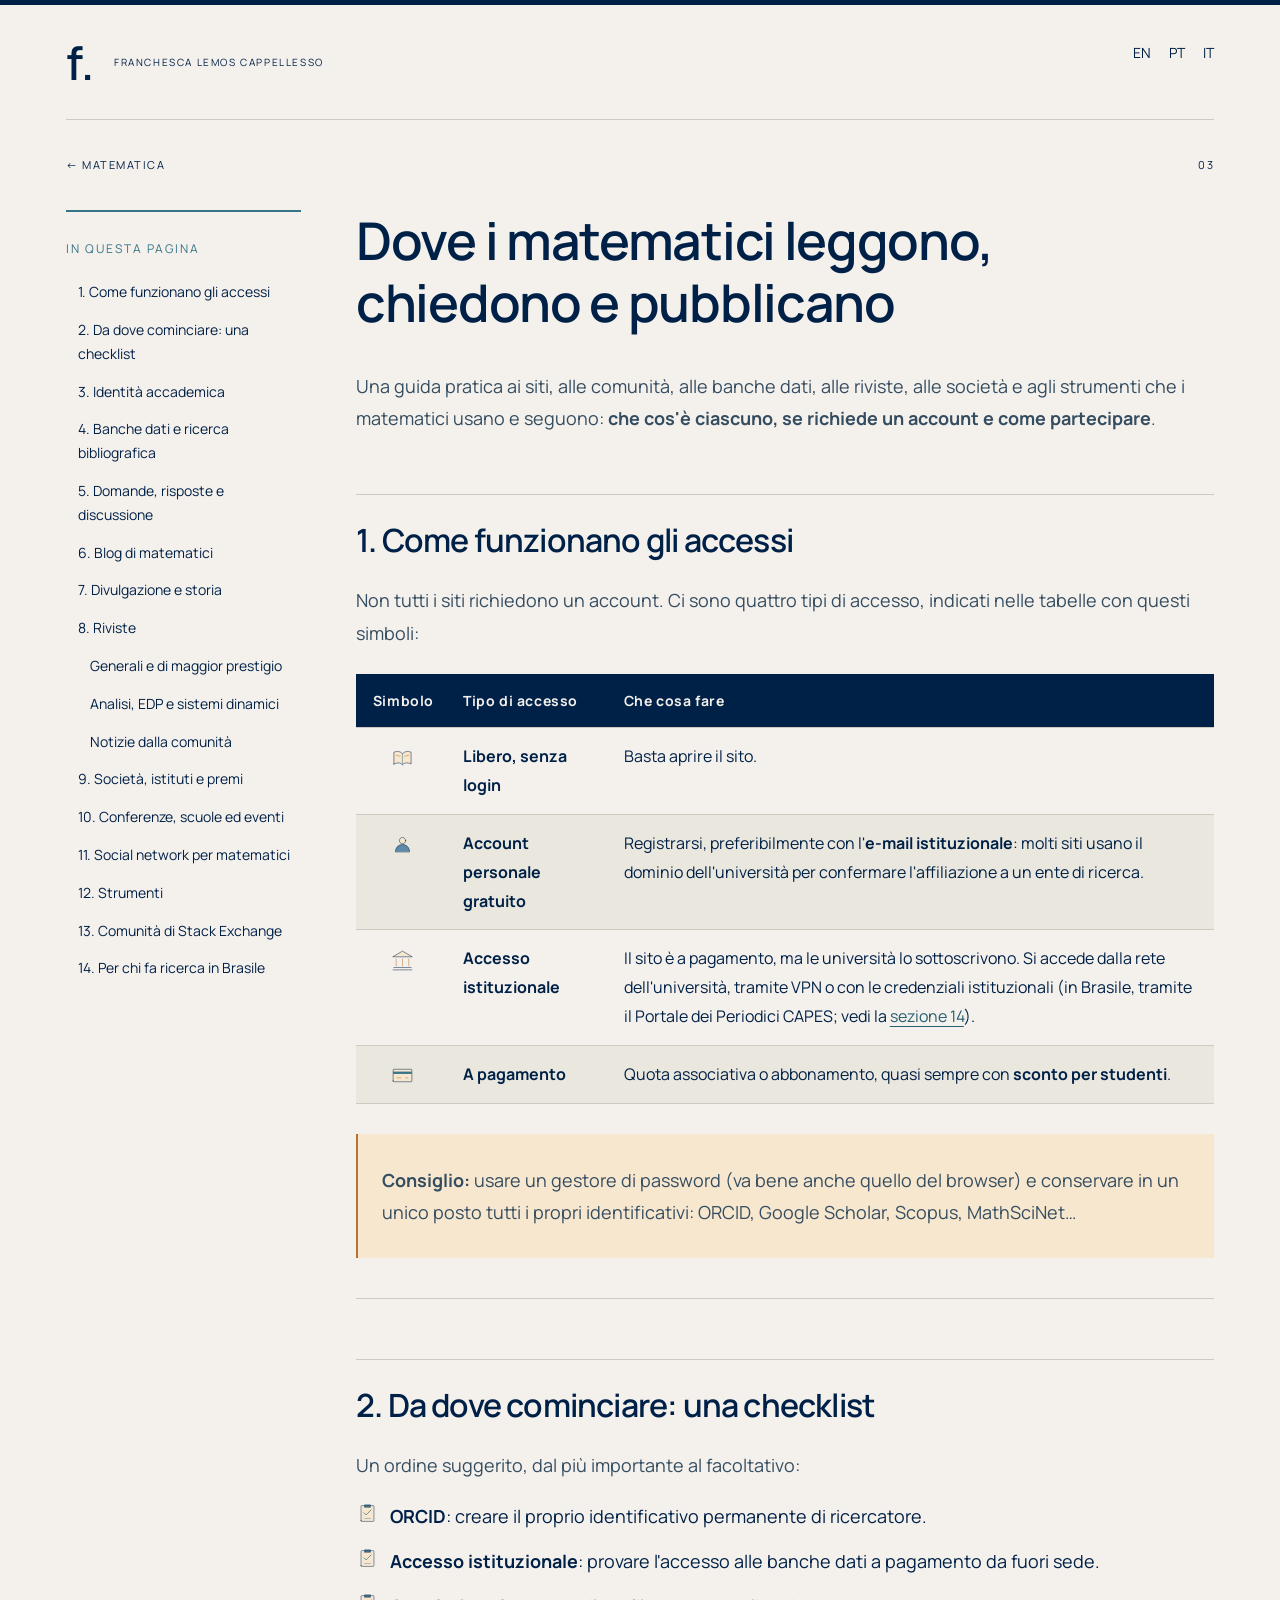
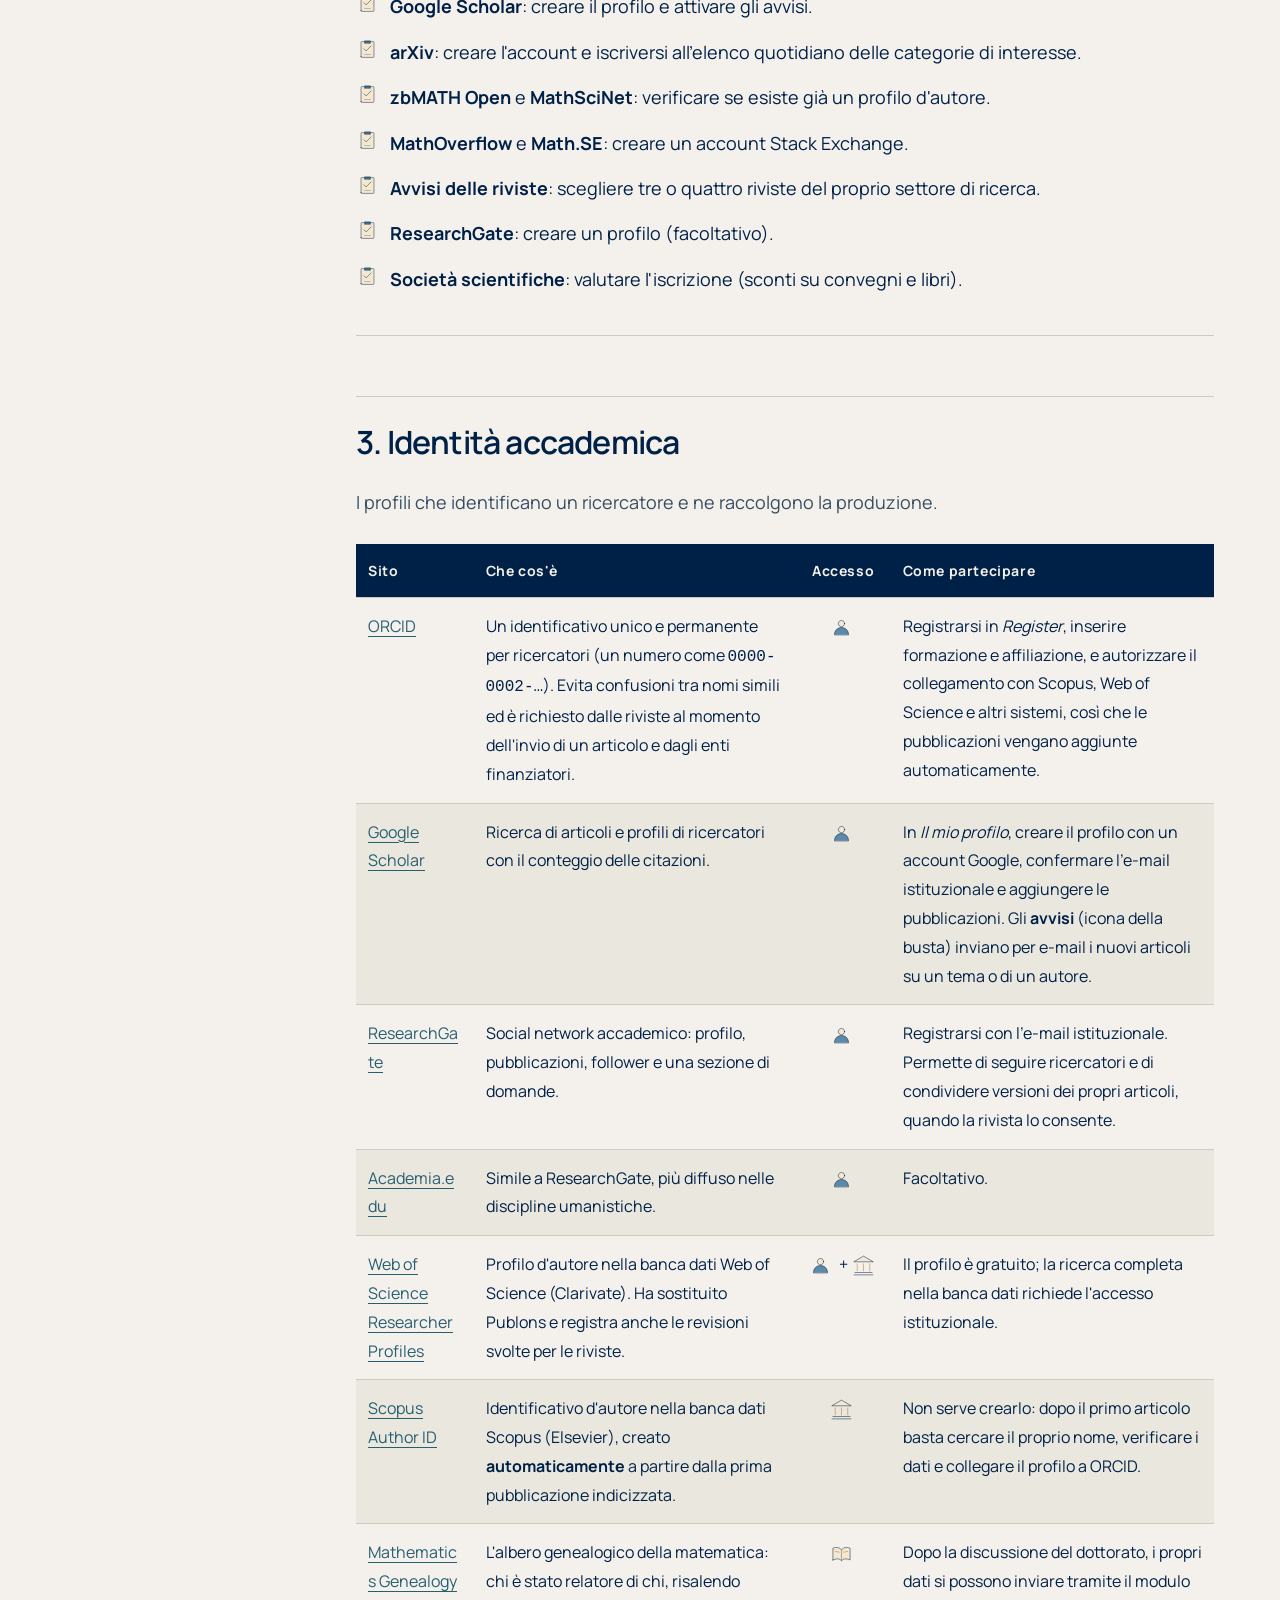
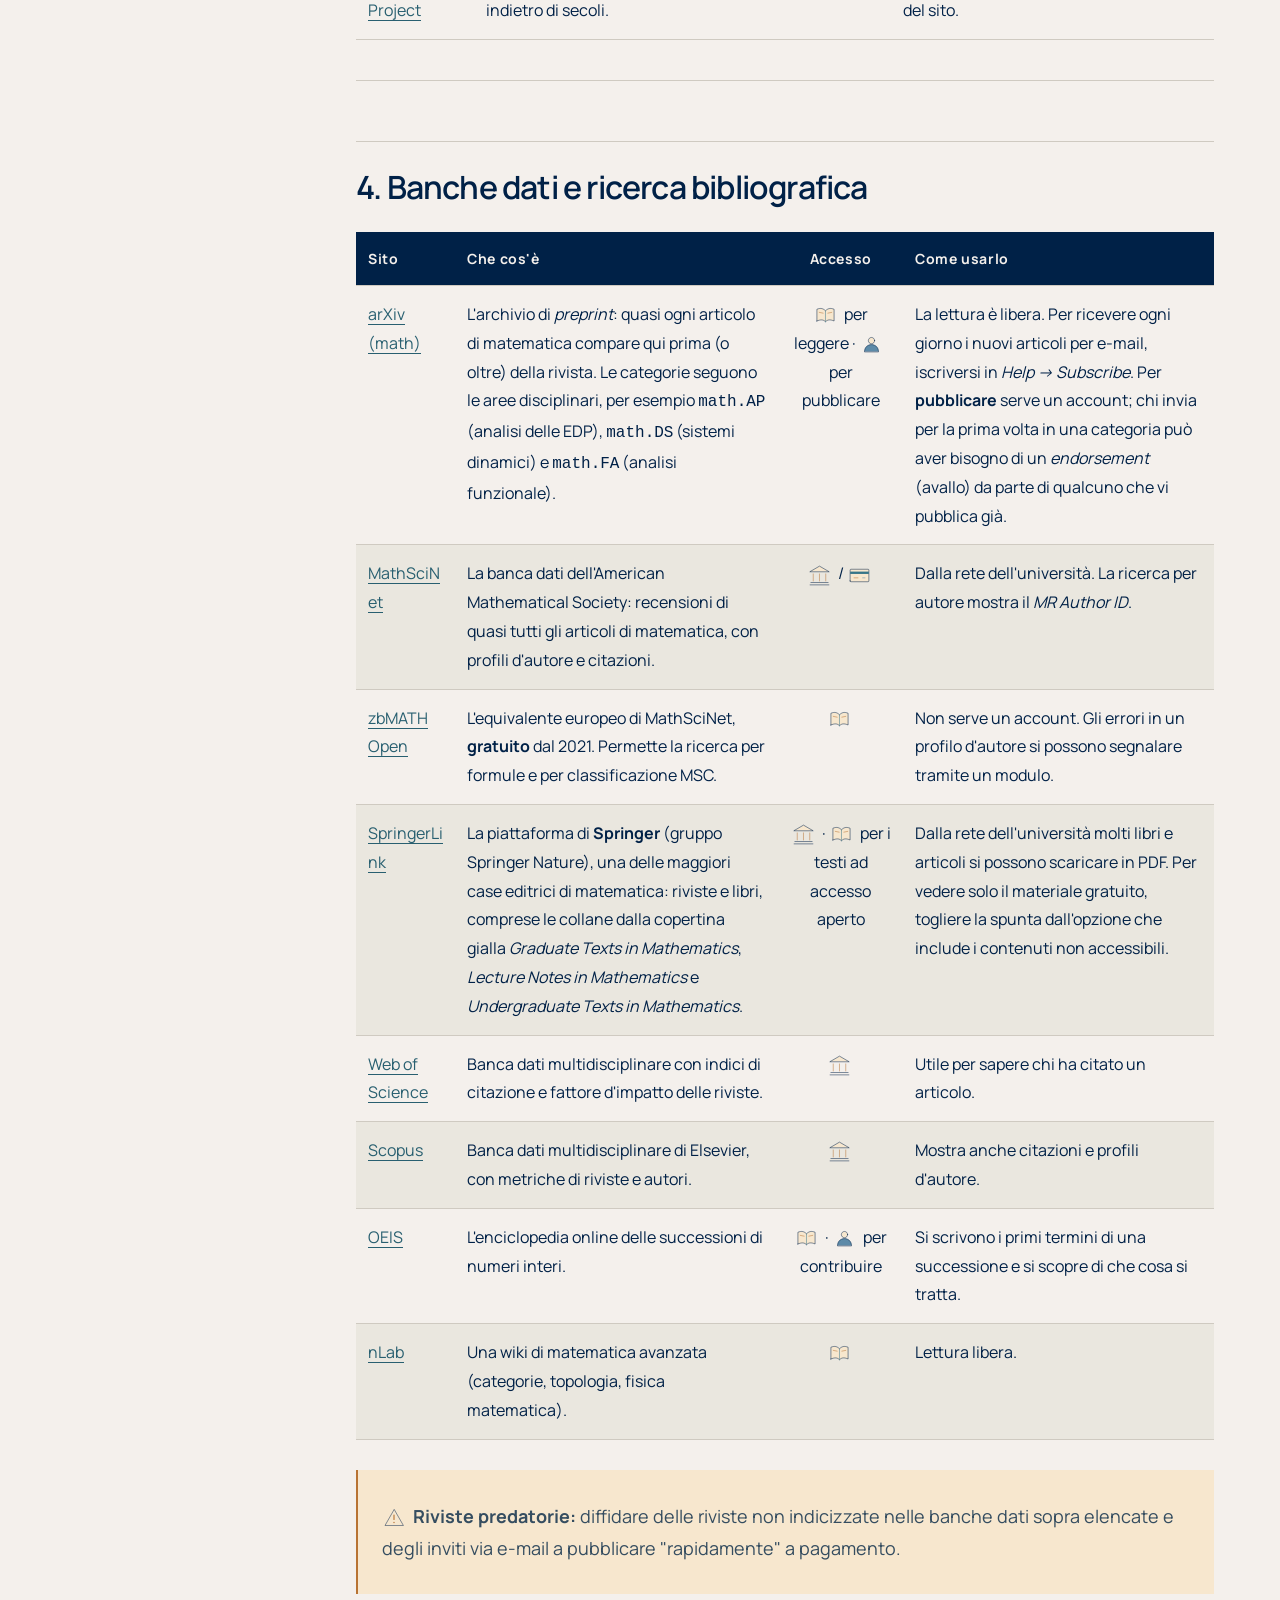
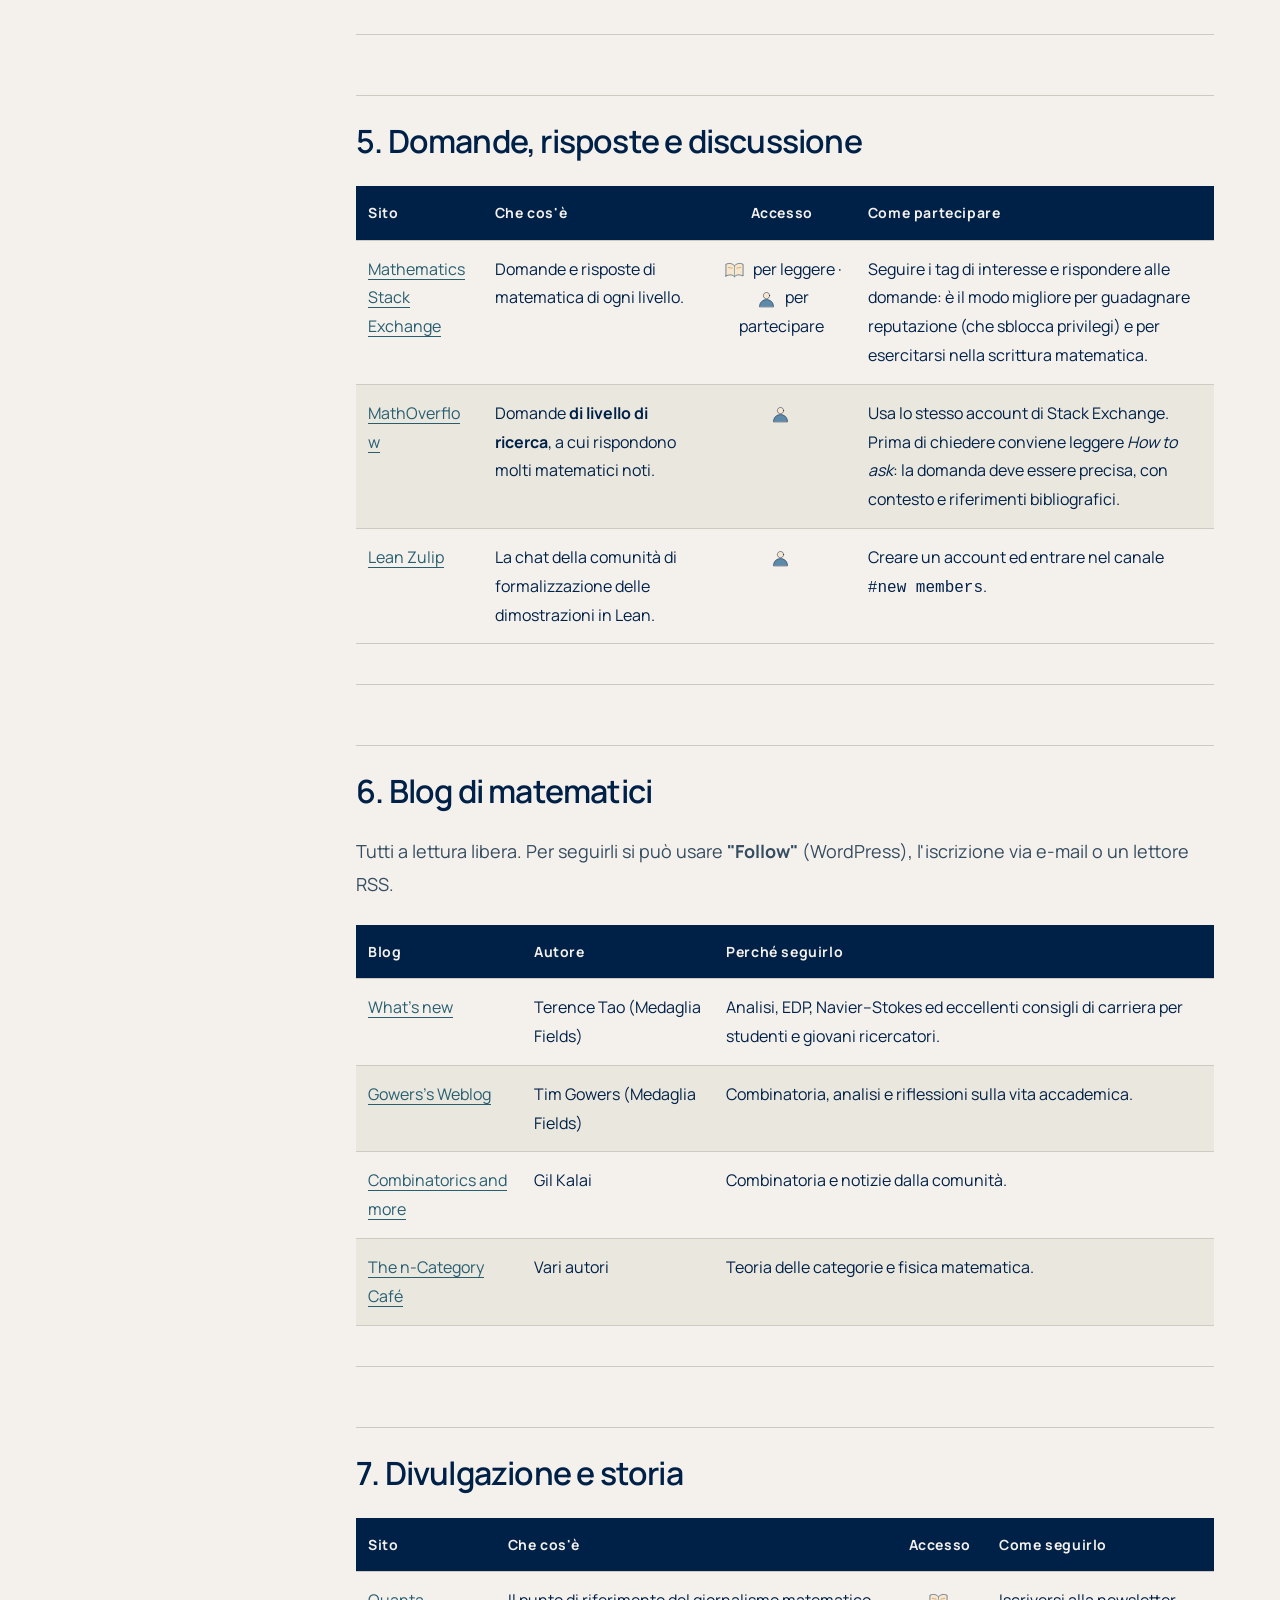
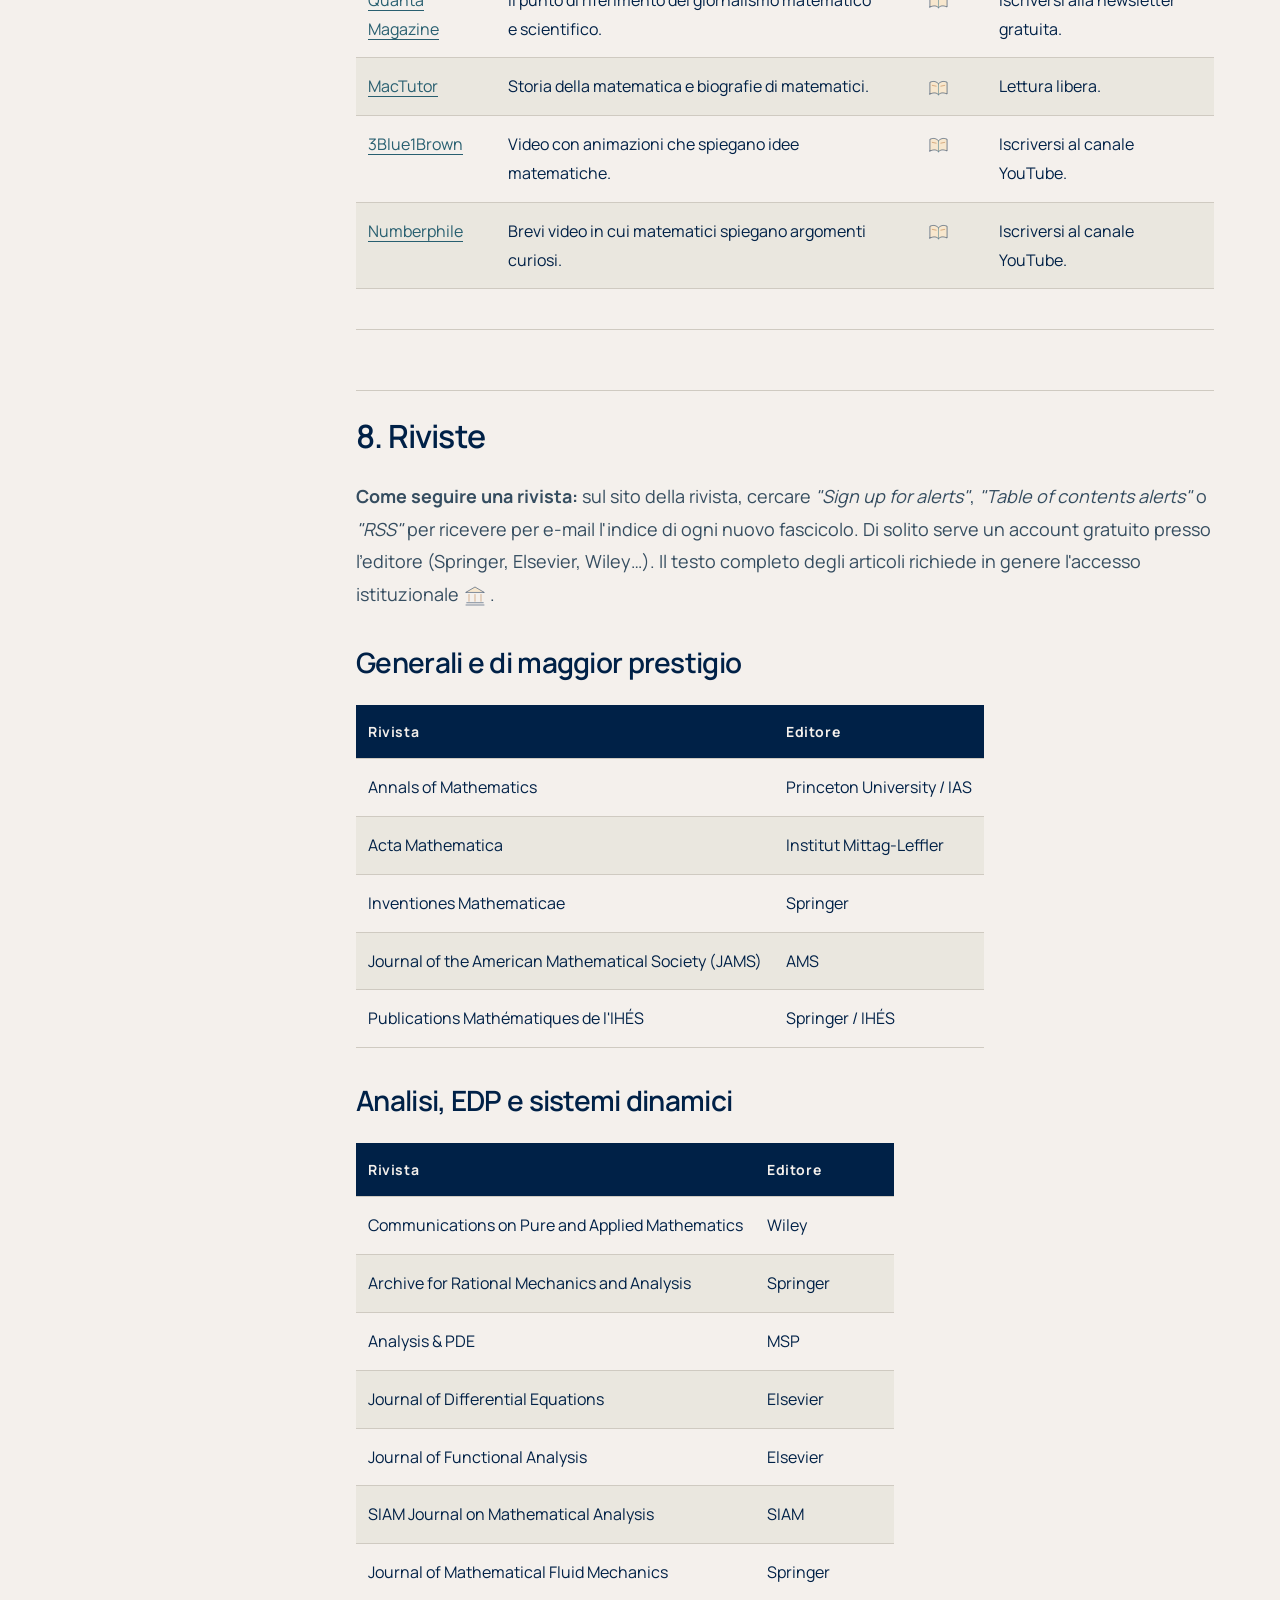
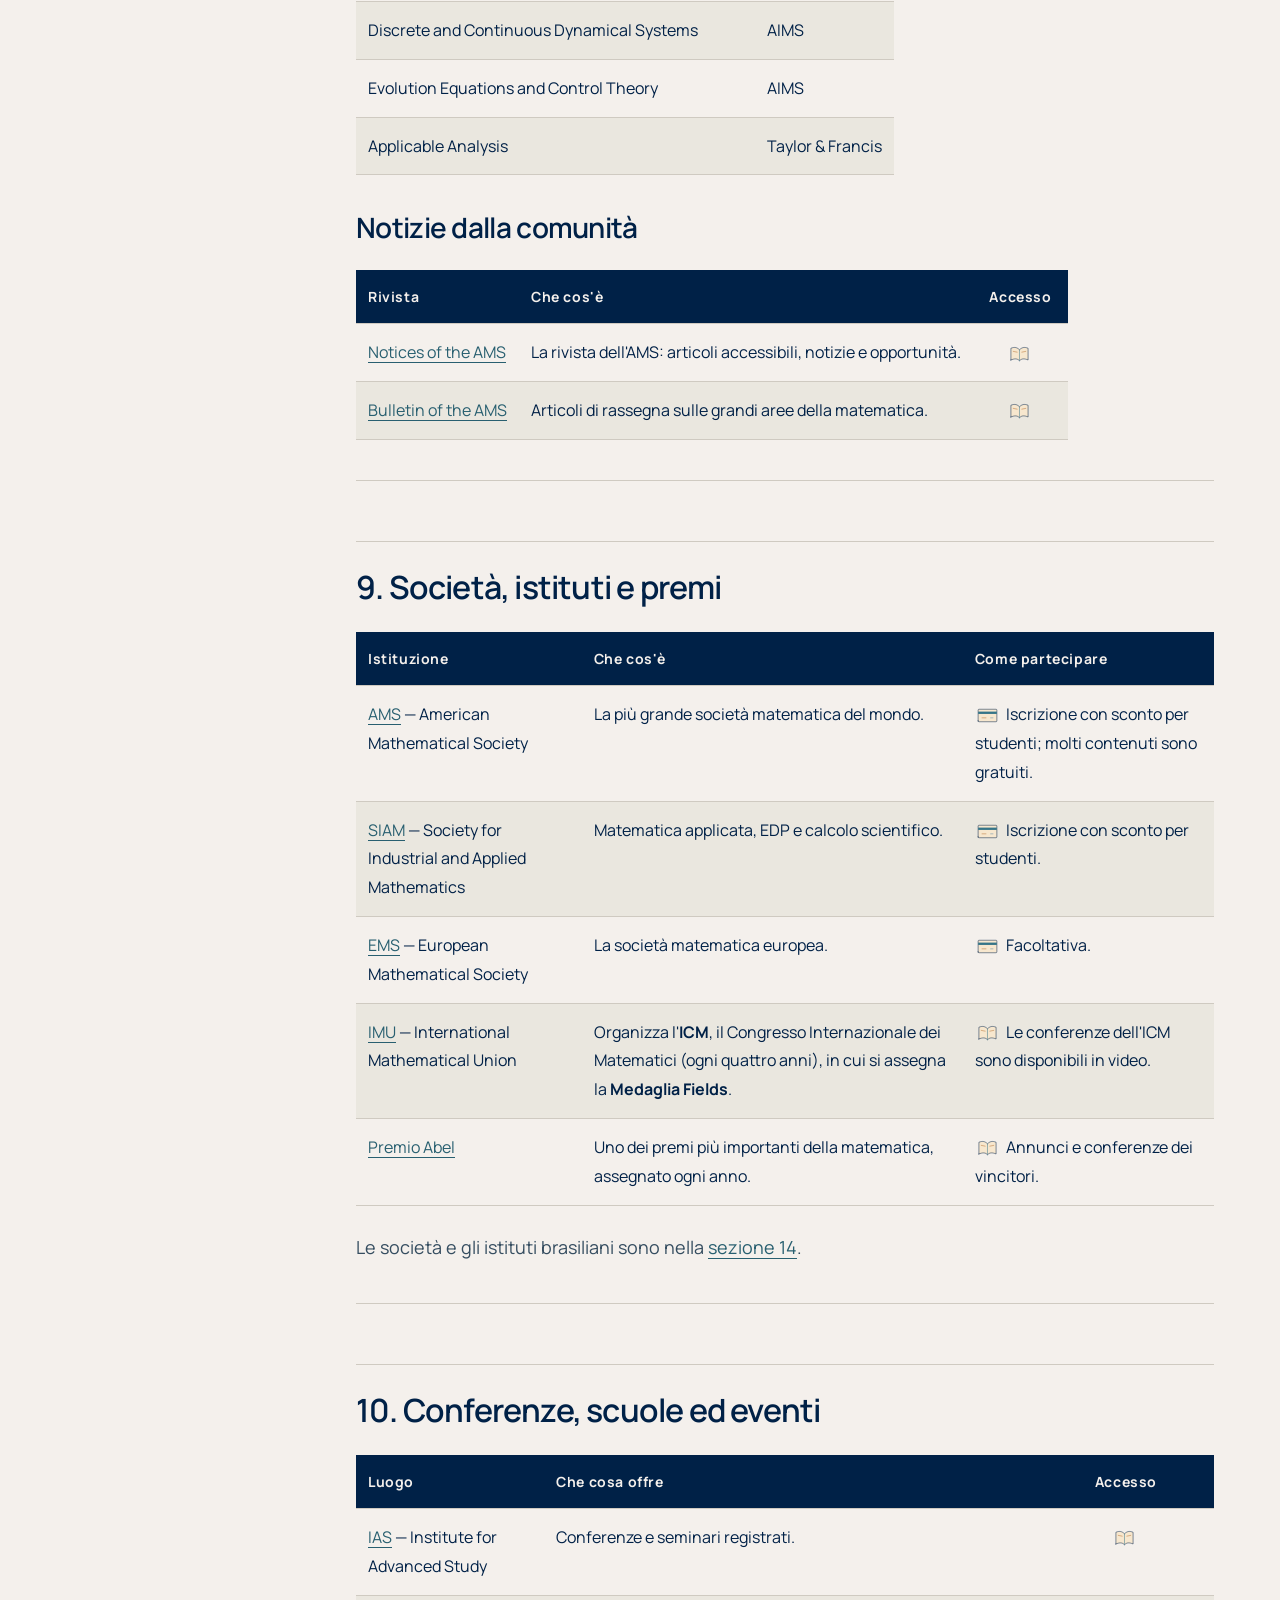
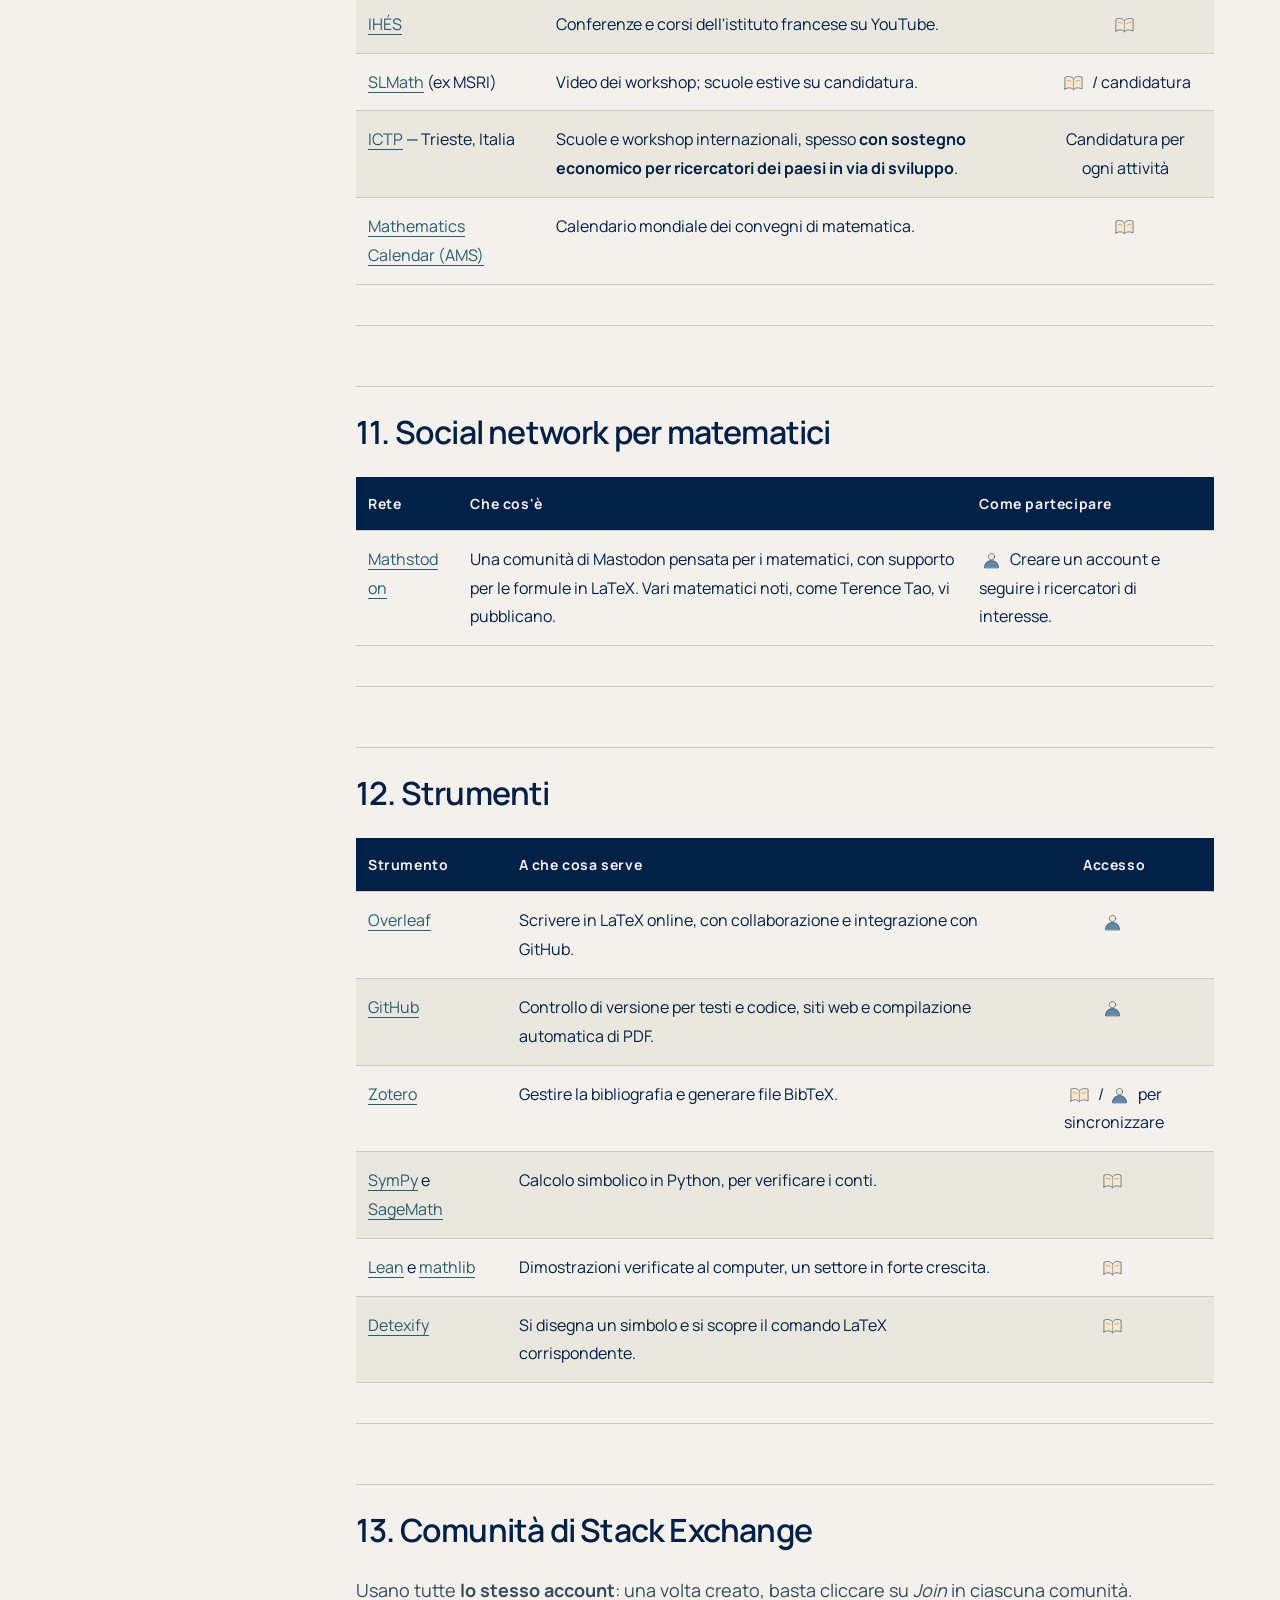
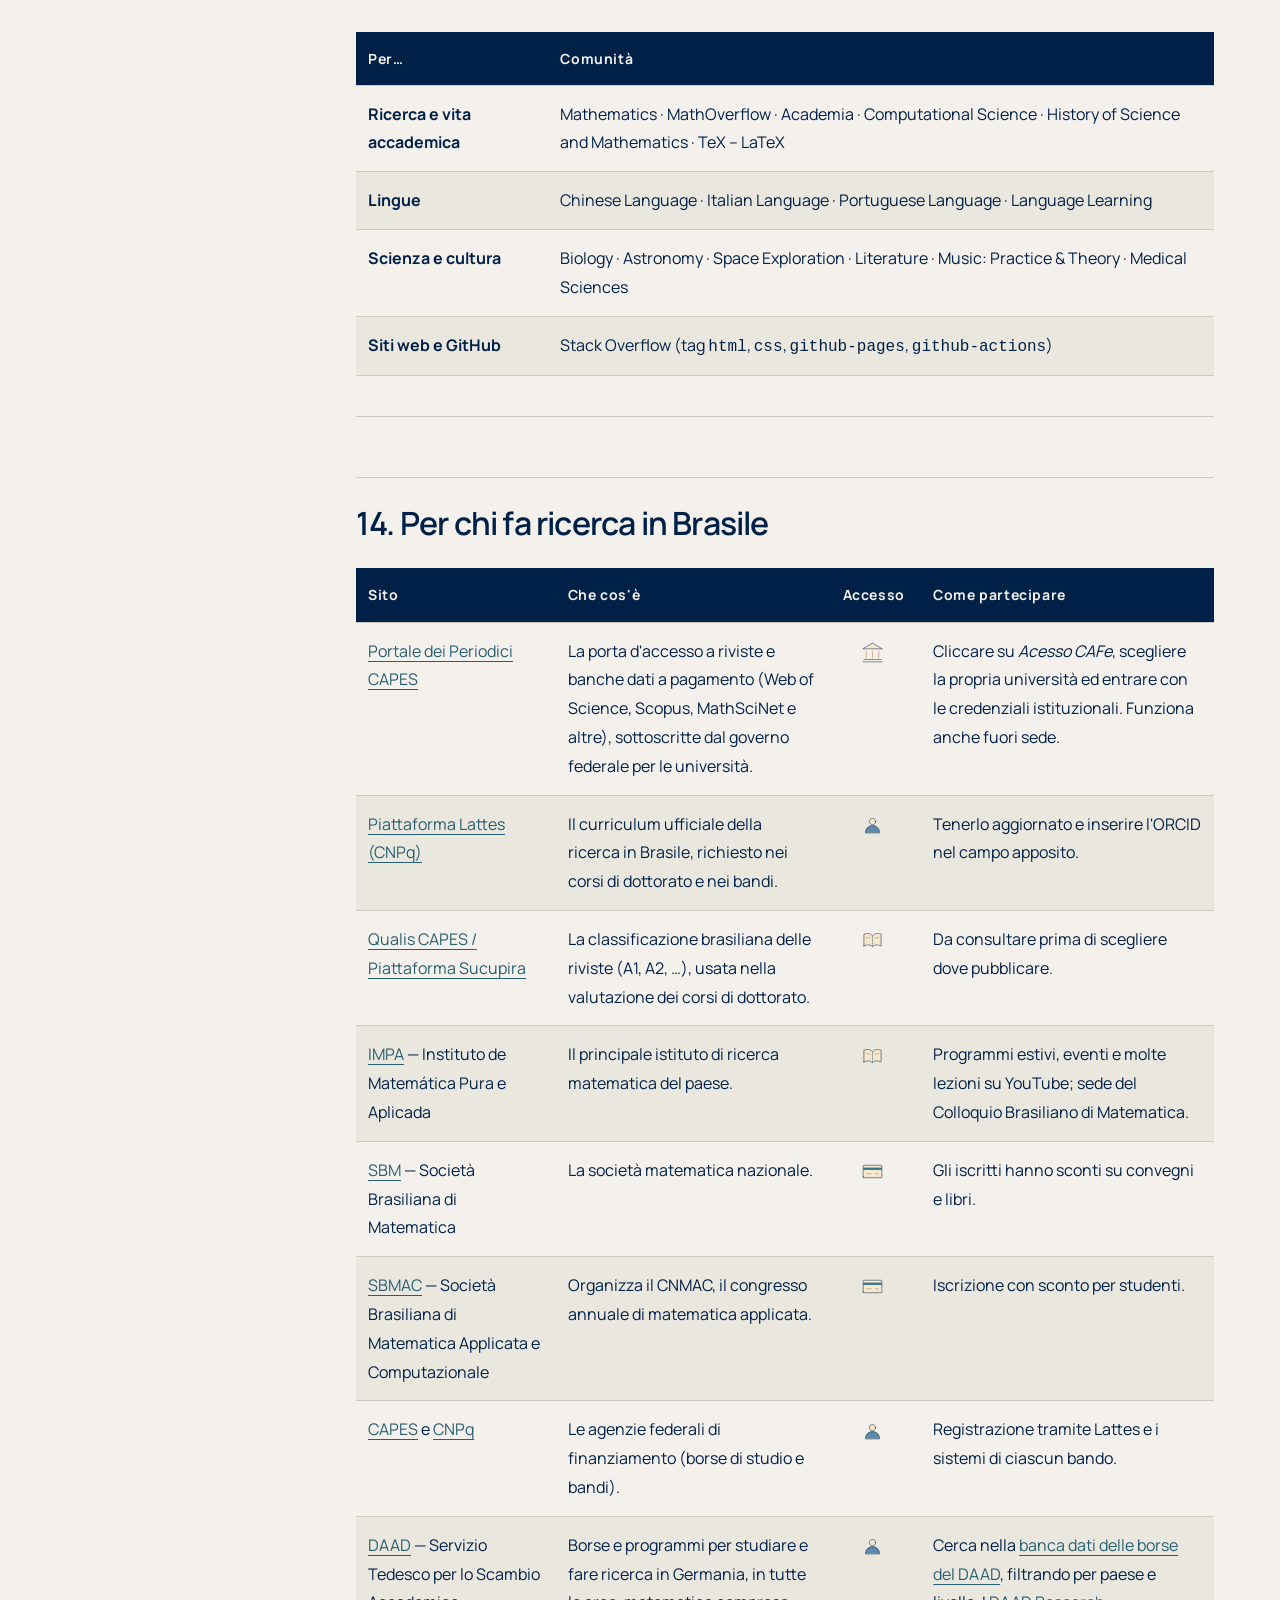
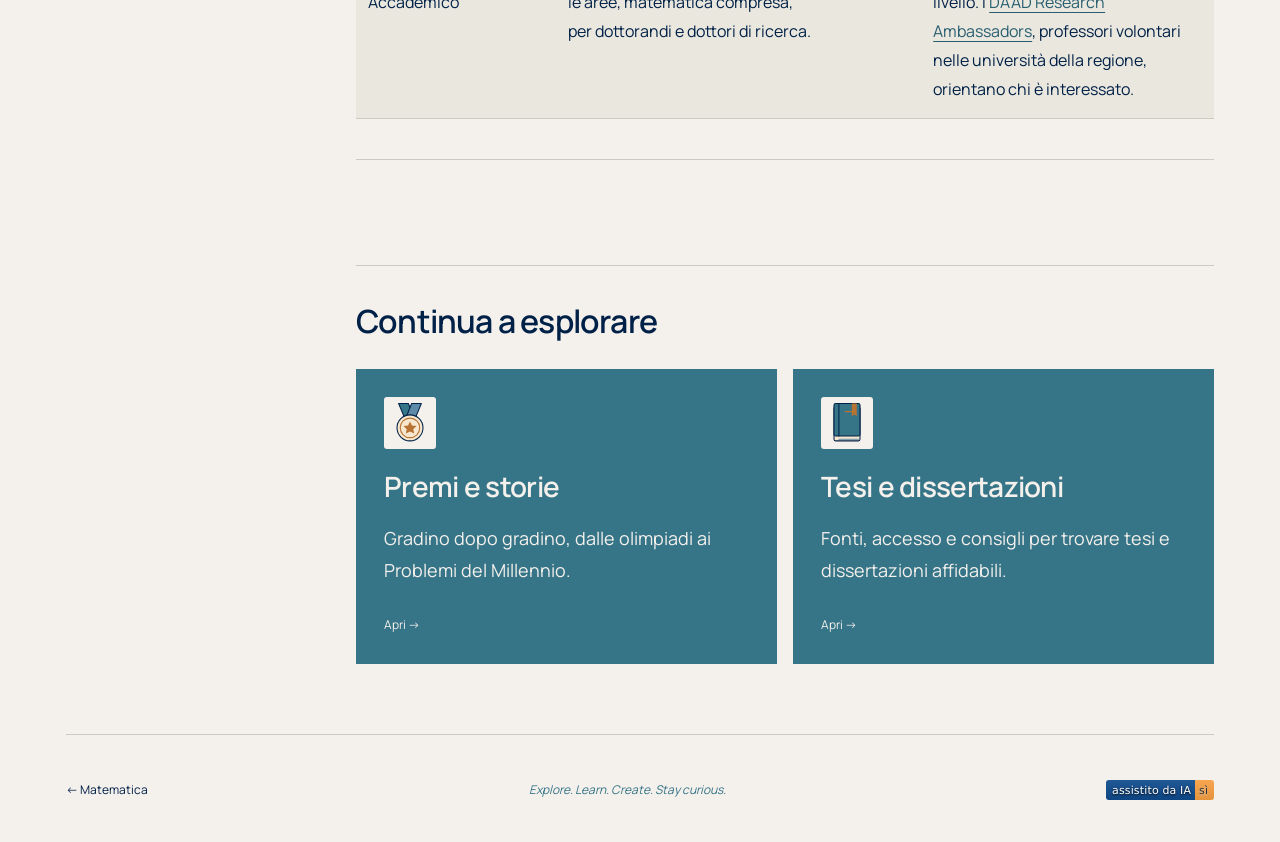
<file: guida-ricerca.html>
<!doctype html><html lang="it"><head><meta charset="utf-8"><meta name="viewport" content="width=device-width, initial-scale=1"><title>Guida alla ricerca · Franchesca Lemos Cappellesso</title><link rel="stylesheet" href="fonts.css"><link rel="stylesheet" href="math-paths.css?v=related-1"><link rel="stylesheet" href="typography.css?v=3">
</head><body><div class="page"><header><a class="brand" href="index.html?lang=it">f. <span>Franchesca Lemos Cappellesso</span></a><nav aria-label="Language"><a href="research-guide.html">EN</a><a href="guia-pesquisa.html">PT</a><a href="guida-ricerca.html">IT</a></nav></header><main><div class="reading-heading"><a href="matematica-it.html">← Matematica</a><span>03</span></div><div class="reading-layout"><aside><p class="eyebrow">In questa pagina</p><div class="toc">
<ul>
<li><a href="#dove-i-matematici-leggono-chiedono-e-pubblicano">Dove i matematici leggono, chiedono e pubblicano</a><ul>
<li><a href="#1-come-funzionano-gli-accessi">1. Come funzionano gli accessi</a></li>
<li><a href="#2-da-dove-cominciare-una-checklist">2. Da dove cominciare: una checklist</a></li>
<li><a href="#3-identita-accademica">3. Identità accademica</a></li>
<li><a href="#4-banche-dati-e-ricerca-bibliografica">4. Banche dati e ricerca bibliografica</a></li>
<li><a href="#5-domande-risposte-e-discussione">5. Domande, risposte e discussione</a></li>
<li><a href="#6-blog-di-matematici">6. Blog di matematici</a></li>
<li><a href="#7-divulgazione-e-storia">7. Divulgazione e storia</a></li>
<li><a href="#8-riviste">8. Riviste</a><ul>
<li><a href="#generali-e-di-maggior-prestigio">Generali e di maggior prestigio</a></li>
<li><a href="#analisi-edp-e-sistemi-dinamici">Analisi, EDP e sistemi dinamici</a></li>
<li><a href="#notizie-dalla-comunita">Notizie dalla comunità</a></li>
</ul>
</li>
<li><a href="#9-societa-istituti-e-premi">9. Società, istituti e premi</a></li>
<li><a href="#10-conferenze-scuole-ed-eventi">10. Conferenze, scuole ed eventi</a></li>
<li><a href="#11-social-network-per-matematici">11. Social network per matematici</a></li>
<li><a href="#12-strumenti">12. Strumenti</a></li>
<li><a href="#13-comunita-di-stack-exchange">13. Comunità di Stack Exchange</a></li>
<li><a href="#14-per-chi-fa-ricerca-in-brasile">14. Per chi fa ricerca in Brasile</a></li>
</ul>
</li>
</ul>
</div>
</aside><article class="prose"><h1 id="dove-i-matematici-leggono-chiedono-e-pubblicano">Dove i matematici leggono, chiedono e pubblicano</h1>
<p>Una guida pratica ai siti, alle comunità, alle banche dati, alle riviste, alle
società e agli strumenti che i matematici usano e seguono: <strong>che cos'è
ciascuno, se richiede un account e come partecipare</strong>.</p>
<h2 id="1-come-funzionano-gli-accessi">1. Come funzionano gli accessi</h2>
<p>Non tutti i siti richiedono un account. Ci sono quattro tipi di accesso,
indicati nelle tabelle con questi simboli:</p>
<table>
<thead>
<tr>
<th style="text-align: center;">Simbolo</th>
<th>Tipo di accesso</th>
<th>Che cosa fare</th>
</tr>
</thead>
<tbody>
<tr>
<td style="text-align: center;"><img class="access-icon" src="assets/icons/free.svg" alt="Accesso gratuito"></td>
<td><strong>Libero, senza login</strong></td>
<td>Basta aprire il sito.</td>
</tr>
<tr>
<td style="text-align: center;"><img class="access-icon" src="assets/icons/account.svg" alt="Account personale"></td>
<td><strong>Account personale gratuito</strong></td>
<td>Registrarsi, preferibilmente con l'<strong>e-mail istituzionale</strong>: molti siti usano il dominio dell'università per confermare l'affiliazione a un ente di ricerca.</td>
</tr>
<tr>
<td style="text-align: center;"><img class="access-icon" src="assets/icons/institution.svg" alt="Accesso istituzionale"></td>
<td><strong>Accesso istituzionale</strong></td>
<td>Il sito è a pagamento, ma le università lo sottoscrivono. Si accede dalla rete dell'università, tramite VPN o con le credenziali istituzionali (in Brasile, tramite il Portale dei Periodici CAPES; vedi la <a href="#14-per-chi-fa-ricerca-in-brasile">sezione 14</a>).</td>
</tr>
<tr>
<td style="text-align: center;"><img class="access-icon" src="assets/icons/payment.svg" alt="Accesso a pagamento"></td>
<td><strong>A pagamento</strong></td>
<td>Quota associativa o abbonamento, quasi sempre con <strong>sconto per studenti</strong>.</td>
</tr>
</tbody>
</table>
<blockquote>
<p><strong>Consiglio:</strong> usare un gestore di password (va bene anche quello del
browser) e conservare in un unico posto tutti i propri identificativi:
ORCID, Google Scholar, Scopus, MathSciNet…</p>
</blockquote>
<hr />
<h2 id="2-da-dove-cominciare-una-checklist">2. Da dove cominciare: una checklist</h2>
<p>Un ordine suggerito, dal più importante al facoltativo:</p>
<ul>
<li class="research-check"><img class="access-icon" src="assets/icons/checklist.svg" alt="" aria-hidden="true"> <strong>ORCID</strong>: creare il proprio identificativo permanente di ricercatore.</li>
<li class="research-check"><img class="access-icon" src="assets/icons/checklist.svg" alt="" aria-hidden="true"> <strong>Accesso istituzionale</strong>: provare l'accesso alle banche dati a pagamento da fuori sede.</li>
<li class="research-check"><img class="access-icon" src="assets/icons/checklist.svg" alt="" aria-hidden="true"> <strong>Google Scholar</strong>: creare il profilo e attivare gli avvisi.</li>
<li class="research-check"><img class="access-icon" src="assets/icons/checklist.svg" alt="" aria-hidden="true"> <strong>arXiv</strong>: creare l'account e iscriversi all'elenco quotidiano delle categorie di interesse.</li>
<li class="research-check"><img class="access-icon" src="assets/icons/checklist.svg" alt="" aria-hidden="true"> <strong>zbMATH Open</strong> e <strong>MathSciNet</strong>: verificare se esiste già un profilo d'autore.</li>
<li class="research-check"><img class="access-icon" src="assets/icons/checklist.svg" alt="" aria-hidden="true"> <strong>MathOverflow</strong> e <strong>Math.SE</strong>: creare un account Stack Exchange.</li>
<li class="research-check"><img class="access-icon" src="assets/icons/checklist.svg" alt="" aria-hidden="true"> <strong>Avvisi delle riviste</strong>: scegliere tre o quattro riviste del proprio settore di ricerca.</li>
<li class="research-check"><img class="access-icon" src="assets/icons/checklist.svg" alt="" aria-hidden="true"> <strong>ResearchGate</strong>: creare un profilo (facoltativo).</li>
<li class="research-check"><img class="access-icon" src="assets/icons/checklist.svg" alt="" aria-hidden="true"> <strong>Società scientifiche</strong>: valutare l'iscrizione (sconti su convegni e libri).</li>
</ul>
<hr />
<h2 id="3-identita-accademica">3. Identità accademica</h2>
<p>I profili che identificano un ricercatore e ne raccolgono la produzione.</p>
<table>
<thead>
<tr>
<th>Sito</th>
<th>Che cos'è</th>
<th style="text-align: center;">Accesso</th>
<th>Come partecipare</th>
</tr>
</thead>
<tbody>
<tr>
<td><a href="https://orcid.org">ORCID</a></td>
<td>Un identificativo unico e permanente per ricercatori (un numero come <code>0000-0002-…</code>). Evita confusioni tra nomi simili ed è richiesto dalle riviste al momento dell'invio di un articolo e dagli enti finanziatori.</td>
<td style="text-align: center;"><img class="access-icon" src="assets/icons/account.svg" alt="Account personale"></td>
<td>Registrarsi in <em>Register</em>, inserire formazione e affiliazione, e autorizzare il collegamento con Scopus, Web of Science e altri sistemi, così che le pubblicazioni vengano aggiunte automaticamente.</td>
</tr>
<tr>
<td><a href="https://scholar.google.com">Google Scholar</a></td>
<td>Ricerca di articoli e profili di ricercatori con il conteggio delle citazioni.</td>
<td style="text-align: center;"><img class="access-icon" src="assets/icons/account.svg" alt="Account personale"></td>
<td>In <em>Il mio profilo</em>, creare il profilo con un account Google, confermare l'e-mail istituzionale e aggiungere le pubblicazioni. Gli <strong>avvisi</strong> (icona della busta) inviano per e-mail i nuovi articoli su un tema o di un autore.</td>
</tr>
<tr>
<td><a href="https://www.researchgate.net">ResearchGate</a></td>
<td>Social network accademico: profilo, pubblicazioni, follower e una sezione di domande.</td>
<td style="text-align: center;"><img class="access-icon" src="assets/icons/account.svg" alt="Account personale"></td>
<td>Registrarsi con l'e-mail istituzionale. Permette di seguire ricercatori e di condividere versioni dei propri articoli, quando la rivista lo consente.</td>
</tr>
<tr>
<td><a href="https://www.academia.edu">Academia.edu</a></td>
<td>Simile a ResearchGate, più diffuso nelle discipline umanistiche.</td>
<td style="text-align: center;"><img class="access-icon" src="assets/icons/account.svg" alt="Account personale"></td>
<td>Facoltativo.</td>
</tr>
<tr>
<td><a href="https://www.webofscience.com">Web of Science Researcher Profiles</a></td>
<td>Profilo d'autore nella banca dati Web of Science (Clarivate). Ha sostituito Publons e registra anche le revisioni svolte per le riviste.</td>
<td style="text-align: center;"><img class="access-icon" src="assets/icons/account.svg" alt="Account personale"> + <img class="access-icon" src="assets/icons/institution.svg" alt="Accesso istituzionale"></td>
<td>Il profilo è gratuito; la ricerca completa nella banca dati richiede l'accesso istituzionale.</td>
</tr>
<tr>
<td><a href="https://www.scopus.com">Scopus Author ID</a></td>
<td>Identificativo d'autore nella banca dati Scopus (Elsevier), creato <strong>automaticamente</strong> a partire dalla prima pubblicazione indicizzata.</td>
<td style="text-align: center;"><img class="access-icon" src="assets/icons/institution.svg" alt="Accesso istituzionale"></td>
<td>Non serve crearlo: dopo il primo articolo basta cercare il proprio nome, verificare i dati e collegare il profilo a ORCID.</td>
</tr>
<tr>
<td><a href="https://www.mathgenealogy.org">Mathematics Genealogy Project</a></td>
<td>L'albero genealogico della matematica: chi è stato relatore di chi, risalendo indietro di secoli.</td>
<td style="text-align: center;"><img class="access-icon" src="assets/icons/free.svg" alt="Accesso gratuito"></td>
<td>Dopo la discussione del dottorato, i propri dati si possono inviare tramite il modulo del sito.</td>
</tr>
</tbody>
</table>
<hr />
<h2 id="4-banche-dati-e-ricerca-bibliografica">4. Banche dati e ricerca bibliografica</h2>
<table>
<thead>
<tr>
<th>Sito</th>
<th>Che cos'è</th>
<th style="text-align: center;">Accesso</th>
<th>Come usarlo</th>
</tr>
</thead>
<tbody>
<tr>
<td><a href="https://arxiv.org/archive/math">arXiv (math)</a></td>
<td>L'archivio di <em>preprint</em>: quasi ogni articolo di matematica compare qui prima (o oltre) della rivista. Le categorie seguono le aree disciplinari, per esempio <code>math.AP</code> (analisi delle EDP), <code>math.DS</code> (sistemi dinamici) e <code>math.FA</code> (analisi funzionale).</td>
<td style="text-align: center;"><img class="access-icon" src="assets/icons/free.svg" alt="Accesso gratuito"> per leggere · <img class="access-icon" src="assets/icons/account.svg" alt="Account personale"> per pubblicare</td>
<td>La lettura è libera. Per ricevere ogni giorno i nuovi articoli per e-mail, iscriversi in <em>Help → Subscribe</em>. Per <strong>pubblicare</strong> serve un account; chi invia per la prima volta in una categoria può aver bisogno di un <em>endorsement</em> (avallo) da parte di qualcuno che vi pubblica già.</td>
</tr>
<tr>
<td><a href="https://mathscinet.ams.org">MathSciNet</a></td>
<td>La banca dati dell'American Mathematical Society: recensioni di quasi tutti gli articoli di matematica, con profili d'autore e citazioni.</td>
<td style="text-align: center;"><img class="access-icon" src="assets/icons/institution.svg" alt="Accesso istituzionale"> / <img class="access-icon" src="assets/icons/payment.svg" alt="Accesso a pagamento"></td>
<td>Dalla rete dell'università. La ricerca per autore mostra il <em>MR Author ID</em>.</td>
</tr>
<tr>
<td><a href="https://zbmath.org">zbMATH Open</a></td>
<td>L'equivalente europeo di MathSciNet, <strong>gratuito</strong> dal 2021. Permette la ricerca per formule e per classificazione MSC.</td>
<td style="text-align: center;"><img class="access-icon" src="assets/icons/free.svg" alt="Accesso gratuito"></td>
<td>Non serve un account. Gli errori in un profilo d'autore si possono segnalare tramite un modulo.</td>
</tr>
<tr>
<td><a href="https://link.springer.com">SpringerLink</a></td>
<td>La piattaforma di <strong>Springer</strong> (gruppo Springer Nature), una delle maggiori case editrici di matematica: riviste e libri, comprese le collane dalla copertina gialla <em>Graduate Texts in Mathematics</em>, <em>Lecture Notes in Mathematics</em> e <em>Undergraduate Texts in Mathematics</em>.</td>
<td style="text-align: center;"><img class="access-icon" src="assets/icons/institution.svg" alt="Accesso istituzionale"> · <img class="access-icon" src="assets/icons/free.svg" alt="Accesso gratuito"> per i testi ad accesso aperto</td>
<td>Dalla rete dell'università molti libri e articoli si possono scaricare in PDF. Per vedere solo il materiale gratuito, togliere la spunta dall'opzione che include i contenuti non accessibili.</td>
</tr>
<tr>
<td><a href="https://www.webofscience.com">Web of Science</a></td>
<td>Banca dati multidisciplinare con indici di citazione e fattore d'impatto delle riviste.</td>
<td style="text-align: center;"><img class="access-icon" src="assets/icons/institution.svg" alt="Accesso istituzionale"></td>
<td>Utile per sapere chi ha citato un articolo.</td>
</tr>
<tr>
<td><a href="https://www.scopus.com">Scopus</a></td>
<td>Banca dati multidisciplinare di Elsevier, con metriche di riviste e autori.</td>
<td style="text-align: center;"><img class="access-icon" src="assets/icons/institution.svg" alt="Accesso istituzionale"></td>
<td>Mostra anche citazioni e profili d'autore.</td>
</tr>
<tr>
<td><a href="https://oeis.org">OEIS</a></td>
<td>L'enciclopedia online delle successioni di numeri interi.</td>
<td style="text-align: center;"><img class="access-icon" src="assets/icons/free.svg" alt="Accesso gratuito"> · <img class="access-icon" src="assets/icons/account.svg" alt="Account personale"> per contribuire</td>
<td>Si scrivono i primi termini di una successione e si scopre di che cosa si tratta.</td>
</tr>
<tr>
<td><a href="https://ncatlab.org">nLab</a></td>
<td>Una wiki di matematica avanzata (categorie, topologia, fisica matematica).</td>
<td style="text-align: center;"><img class="access-icon" src="assets/icons/free.svg" alt="Accesso gratuito"></td>
<td>Lettura libera.</td>
</tr>
</tbody>
</table>
<blockquote>
<p><img class="access-icon" src="assets/icons/caution.svg" alt="Attenzione"> <strong>Riviste predatorie:</strong> diffidare delle riviste non indicizzate nelle
banche dati sopra elencate e degli inviti via e-mail a pubblicare
"rapidamente" a pagamento.</p>
</blockquote>
<hr />
<h2 id="5-domande-risposte-e-discussione">5. Domande, risposte e discussione</h2>
<table>
<thead>
<tr>
<th>Sito</th>
<th>Che cos'è</th>
<th style="text-align: center;">Accesso</th>
<th>Come partecipare</th>
</tr>
</thead>
<tbody>
<tr>
<td><a href="https://math.stackexchange.com">Mathematics Stack Exchange</a></td>
<td>Domande e risposte di matematica di ogni livello.</td>
<td style="text-align: center;"><img class="access-icon" src="assets/icons/free.svg" alt="Accesso gratuito"> per leggere · <img class="access-icon" src="assets/icons/account.svg" alt="Account personale"> per partecipare</td>
<td>Seguire i tag di interesse e rispondere alle domande: è il modo migliore per guadagnare reputazione (che sblocca privilegi) e per esercitarsi nella scrittura matematica.</td>
</tr>
<tr>
<td><a href="https://mathoverflow.net">MathOverflow</a></td>
<td>Domande <strong>di livello di ricerca</strong>, a cui rispondono molti matematici noti.</td>
<td style="text-align: center;"><img class="access-icon" src="assets/icons/account.svg" alt="Account personale"></td>
<td>Usa lo stesso account di Stack Exchange. Prima di chiedere conviene leggere <em>How to ask</em>: la domanda deve essere precisa, con contesto e riferimenti bibliografici.</td>
</tr>
<tr>
<td><a href="https://leanprover.zulipchat.com">Lean Zulip</a></td>
<td>La chat della comunità di formalizzazione delle dimostrazioni in Lean.</td>
<td style="text-align: center;"><img class="access-icon" src="assets/icons/account.svg" alt="Account personale"></td>
<td>Creare un account ed entrare nel canale <code>#new members</code>.</td>
</tr>
</tbody>
</table>
<hr />
<h2 id="6-blog-di-matematici">6. Blog di matematici</h2>
<p>Tutti a lettura libera. Per seguirli si può usare <strong>"Follow"</strong> (WordPress),
l'iscrizione via e-mail o un lettore RSS.</p>
<table>
<thead>
<tr>
<th>Blog</th>
<th>Autore</th>
<th>Perché seguirlo</th>
</tr>
</thead>
<tbody>
<tr>
<td><a href="https://terrytao.wordpress.com">What's new</a></td>
<td>Terence Tao (Medaglia Fields)</td>
<td>Analisi, EDP, Navier–Stokes ed eccellenti consigli di carriera per studenti e giovani ricercatori.</td>
</tr>
<tr>
<td><a href="https://gowers.wordpress.com">Gowers's Weblog</a></td>
<td>Tim Gowers (Medaglia Fields)</td>
<td>Combinatoria, analisi e riflessioni sulla vita accademica.</td>
</tr>
<tr>
<td><a href="https://gilkalai.wordpress.com">Combinatorics and more</a></td>
<td>Gil Kalai</td>
<td>Combinatoria e notizie dalla comunità.</td>
</tr>
<tr>
<td><a href="https://golem.ph.utexas.edu/category/">The n-Category Café</a></td>
<td>Vari autori</td>
<td>Teoria delle categorie e fisica matematica.</td>
</tr>
</tbody>
</table>
<hr />
<h2 id="7-divulgazione-e-storia">7. Divulgazione e storia</h2>
<table>
<thead>
<tr>
<th>Sito</th>
<th>Che cos'è</th>
<th style="text-align: center;">Accesso</th>
<th>Come seguirlo</th>
</tr>
</thead>
<tbody>
<tr>
<td><a href="https://www.quantamagazine.org">Quanta Magazine</a></td>
<td>Il punto di riferimento del giornalismo matematico e scientifico.</td>
<td style="text-align: center;"><img class="access-icon" src="assets/icons/free.svg" alt="Accesso gratuito"></td>
<td>Iscriversi alla newsletter gratuita.</td>
</tr>
<tr>
<td><a href="https://mathshistory.st-andrews.ac.uk">MacTutor</a></td>
<td>Storia della matematica e biografie di matematici.</td>
<td style="text-align: center;"><img class="access-icon" src="assets/icons/free.svg" alt="Accesso gratuito"></td>
<td>Lettura libera.</td>
</tr>
<tr>
<td><a href="https://www.youtube.com/@3blue1brown">3Blue1Brown</a></td>
<td>Video con animazioni che spiegano idee matematiche.</td>
<td style="text-align: center;"><img class="access-icon" src="assets/icons/free.svg" alt="Accesso gratuito"></td>
<td>Iscriversi al canale YouTube.</td>
</tr>
<tr>
<td><a href="https://www.youtube.com/@numberphile">Numberphile</a></td>
<td>Brevi video in cui matematici spiegano argomenti curiosi.</td>
<td style="text-align: center;"><img class="access-icon" src="assets/icons/free.svg" alt="Accesso gratuito"></td>
<td>Iscriversi al canale YouTube.</td>
</tr>
</tbody>
</table>
<hr />
<h2 id="8-riviste">8. Riviste</h2>
<p><strong>Come seguire una rivista:</strong> sul sito della rivista, cercare <em>"Sign up for
alerts"</em>, <em>"Table of contents alerts"</em> o <em>"RSS"</em> per ricevere per e-mail
l'indice di ogni nuovo fascicolo. Di solito serve un account gratuito presso
l'editore (Springer, Elsevier, Wiley…). Il testo completo degli articoli
richiede in genere l'accesso istituzionale <img class="access-icon" src="assets/icons/institution.svg" alt="Accesso istituzionale">.</p>
<h3 id="generali-e-di-maggior-prestigio">Generali e di maggior prestigio</h3>
<table>
<thead>
<tr>
<th>Rivista</th>
<th>Editore</th>
</tr>
</thead>
<tbody>
<tr>
<td>Annals of Mathematics</td>
<td>Princeton University / IAS</td>
</tr>
<tr>
<td>Acta Mathematica</td>
<td>Institut Mittag-Leffler</td>
</tr>
<tr>
<td>Inventiones Mathematicae</td>
<td>Springer</td>
</tr>
<tr>
<td>Journal of the American Mathematical Society (JAMS)</td>
<td>AMS</td>
</tr>
<tr>
<td>Publications Mathématiques de l'IHÉS</td>
<td>Springer / IHÉS</td>
</tr>
</tbody>
</table>
<h3 id="analisi-edp-e-sistemi-dinamici">Analisi, EDP e sistemi dinamici</h3>
<table>
<thead>
<tr>
<th>Rivista</th>
<th>Editore</th>
</tr>
</thead>
<tbody>
<tr>
<td>Communications on Pure and Applied Mathematics</td>
<td>Wiley</td>
</tr>
<tr>
<td>Archive for Rational Mechanics and Analysis</td>
<td>Springer</td>
</tr>
<tr>
<td>Analysis &amp; PDE</td>
<td>MSP</td>
</tr>
<tr>
<td>Journal of Differential Equations</td>
<td>Elsevier</td>
</tr>
<tr>
<td>Journal of Functional Analysis</td>
<td>Elsevier</td>
</tr>
<tr>
<td>SIAM Journal on Mathematical Analysis</td>
<td>SIAM</td>
</tr>
<tr>
<td>Journal of Mathematical Fluid Mechanics</td>
<td>Springer</td>
</tr>
<tr>
<td>Discrete and Continuous Dynamical Systems</td>
<td>AIMS</td>
</tr>
<tr>
<td>Evolution Equations and Control Theory</td>
<td>AIMS</td>
</tr>
<tr>
<td>Applicable Analysis</td>
<td>Taylor &amp; Francis</td>
</tr>
</tbody>
</table>
<h3 id="notizie-dalla-comunita">Notizie dalla comunità</h3>
<table>
<thead>
<tr>
<th>Rivista</th>
<th>Che cos'è</th>
<th style="text-align: center;">Accesso</th>
</tr>
</thead>
<tbody>
<tr>
<td><a href="https://www.ams.org/notices">Notices of the AMS</a></td>
<td>La rivista dell'AMS: articoli accessibili, notizie e opportunità.</td>
<td style="text-align: center;"><img class="access-icon" src="assets/icons/free.svg" alt="Accesso gratuito"></td>
</tr>
<tr>
<td><a href="https://www.ams.org/bull">Bulletin of the AMS</a></td>
<td>Articoli di rassegna sulle grandi aree della matematica.</td>
<td style="text-align: center;"><img class="access-icon" src="assets/icons/free.svg" alt="Accesso gratuito"></td>
</tr>
</tbody>
</table>
<hr />
<h2 id="9-societa-istituti-e-premi">9. Società, istituti e premi</h2>
<table>
<thead>
<tr>
<th>Istituzione</th>
<th>Che cos'è</th>
<th>Come partecipare</th>
</tr>
</thead>
<tbody>
<tr>
<td><a href="https://www.ams.org">AMS</a> — American Mathematical Society</td>
<td>La più grande società matematica del mondo.</td>
<td><img class="access-icon" src="assets/icons/payment.svg" alt="Accesso a pagamento"> Iscrizione con sconto per studenti; molti contenuti sono gratuiti.</td>
</tr>
<tr>
<td><a href="https://www.siam.org">SIAM</a> — Society for Industrial and Applied Mathematics</td>
<td>Matematica applicata, EDP e calcolo scientifico.</td>
<td><img class="access-icon" src="assets/icons/payment.svg" alt="Accesso a pagamento"> Iscrizione con sconto per studenti.</td>
</tr>
<tr>
<td><a href="https://euromathsoc.org">EMS</a> — European Mathematical Society</td>
<td>La società matematica europea.</td>
<td><img class="access-icon" src="assets/icons/payment.svg" alt="Accesso a pagamento"> Facoltativa.</td>
</tr>
<tr>
<td><a href="https://www.mathunion.org">IMU</a> — International Mathematical Union</td>
<td>Organizza l'<strong>ICM</strong>, il Congresso Internazionale dei Matematici (ogni quattro anni), in cui si assegna la <strong>Medaglia Fields</strong>.</td>
<td><img class="access-icon" src="assets/icons/free.svg" alt="Accesso gratuito"> Le conferenze dell'ICM sono disponibili in video.</td>
</tr>
<tr>
<td><a href="https://abelprize.no">Premio Abel</a></td>
<td>Uno dei premi più importanti della matematica, assegnato ogni anno.</td>
<td><img class="access-icon" src="assets/icons/free.svg" alt="Accesso gratuito"> Annunci e conferenze dei vincitori.</td>
</tr>
</tbody>
</table>
<p>Le società e gli istituti brasiliani sono nella <a href="#14-per-chi-fa-ricerca-in-brasile">sezione 14</a>.</p>
<hr />
<h2 id="10-conferenze-scuole-ed-eventi">10. Conferenze, scuole ed eventi</h2>
<table>
<thead>
<tr>
<th>Luogo</th>
<th>Che cosa offre</th>
<th style="text-align: center;">Accesso</th>
</tr>
</thead>
<tbody>
<tr>
<td><a href="https://www.ias.edu">IAS</a> — Institute for Advanced Study</td>
<td>Conferenze e seminari registrati.</td>
<td style="text-align: center;"><img class="access-icon" src="assets/icons/free.svg" alt="Accesso gratuito"></td>
</tr>
<tr>
<td><a href="https://www.youtube.com/@IHES">IHÉS</a></td>
<td>Conferenze e corsi dell'istituto francese su YouTube.</td>
<td style="text-align: center;"><img class="access-icon" src="assets/icons/free.svg" alt="Accesso gratuito"></td>
</tr>
<tr>
<td><a href="https://www.slmath.org">SLMath</a> (ex MSRI)</td>
<td>Video dei workshop; scuole estive su candidatura.</td>
<td style="text-align: center;"><img class="access-icon" src="assets/icons/free.svg" alt="Accesso gratuito"> / candidatura</td>
</tr>
<tr>
<td><a href="https://www.ictp.it">ICTP</a> — Trieste, Italia</td>
<td>Scuole e workshop internazionali, spesso <strong>con sostegno economico per ricercatori dei paesi in via di sviluppo</strong>.</td>
<td style="text-align: center;">Candidatura per ogni attività</td>
</tr>
<tr>
<td><a href="https://www.ams.org/meetings/calendar/mathcal">Mathematics Calendar (AMS)</a></td>
<td>Calendario mondiale dei convegni di matematica.</td>
<td style="text-align: center;"><img class="access-icon" src="assets/icons/free.svg" alt="Accesso gratuito"></td>
</tr>
</tbody>
</table>
<hr />
<h2 id="11-social-network-per-matematici">11. Social network per matematici</h2>
<table>
<thead>
<tr>
<th>Rete</th>
<th>Che cos'è</th>
<th>Come partecipare</th>
</tr>
</thead>
<tbody>
<tr>
<td><a href="https://mathstodon.xyz">Mathstodon</a></td>
<td>Una comunità di Mastodon pensata per i matematici, con supporto per le formule in LaTeX. Vari matematici noti, come Terence Tao, vi pubblicano.</td>
<td><img class="access-icon" src="assets/icons/account.svg" alt="Account personale"> Creare un account e seguire i ricercatori di interesse.</td>
</tr>
</tbody>
</table>
<hr />
<h2 id="12-strumenti">12. Strumenti</h2>
<table>
<thead>
<tr>
<th>Strumento</th>
<th>A che cosa serve</th>
<th style="text-align: center;">Accesso</th>
</tr>
</thead>
<tbody>
<tr>
<td><a href="https://www.overleaf.com">Overleaf</a></td>
<td>Scrivere in LaTeX online, con collaborazione e integrazione con GitHub.</td>
<td style="text-align: center;"><img class="access-icon" src="assets/icons/account.svg" alt="Account personale"></td>
</tr>
<tr>
<td><a href="https://github.com">GitHub</a></td>
<td>Controllo di versione per testi e codice, siti web e compilazione automatica di PDF.</td>
<td style="text-align: center;"><img class="access-icon" src="assets/icons/account.svg" alt="Account personale"></td>
</tr>
<tr>
<td><a href="https://www.zotero.org">Zotero</a></td>
<td>Gestire la bibliografia e generare file BibTeX.</td>
<td style="text-align: center;"><img class="access-icon" src="assets/icons/free.svg" alt="Accesso gratuito"> / <img class="access-icon" src="assets/icons/account.svg" alt="Account personale"> per sincronizzare</td>
</tr>
<tr>
<td><a href="https://www.sympy.org">SymPy</a> e <a href="https://www.sagemath.org">SageMath</a></td>
<td>Calcolo simbolico in Python, per verificare i conti.</td>
<td style="text-align: center;"><img class="access-icon" src="assets/icons/free.svg" alt="Accesso gratuito"></td>
</tr>
<tr>
<td><a href="https://lean-lang.org">Lean</a> e <a href="https://leanprover-community.github.io">mathlib</a></td>
<td>Dimostrazioni verificate al computer, un settore in forte crescita.</td>
<td style="text-align: center;"><img class="access-icon" src="assets/icons/free.svg" alt="Accesso gratuito"></td>
</tr>
<tr>
<td><a href="https://detexify.kirelabs.org">Detexify</a></td>
<td>Si disegna un simbolo e si scopre il comando LaTeX corrispondente.</td>
<td style="text-align: center;"><img class="access-icon" src="assets/icons/free.svg" alt="Accesso gratuito"></td>
</tr>
</tbody>
</table>
<hr />
<h2 id="13-comunita-di-stack-exchange">13. Comunità di Stack Exchange</h2>
<p>Usano tutte <strong>lo stesso account</strong>: una volta creato, basta cliccare su <em>Join</em>
in ciascuna comunità.</p>
<table>
<thead>
<tr>
<th>Per…</th>
<th>Comunità</th>
</tr>
</thead>
<tbody>
<tr>
<td><strong>Ricerca e vita accademica</strong></td>
<td>Mathematics · MathOverflow · Academia · Computational Science · History of Science and Mathematics · TeX – LaTeX</td>
</tr>
<tr>
<td><strong>Lingue</strong></td>
<td>Chinese Language · Italian Language · Portuguese Language · Language Learning</td>
</tr>
<tr>
<td><strong>Scienza e cultura</strong></td>
<td>Biology · Astronomy · Space Exploration · Literature · Music: Practice &amp; Theory · Medical Sciences</td>
</tr>
<tr>
<td><strong>Siti web e GitHub</strong></td>
<td>Stack Overflow (tag <code>html</code>, <code>css</code>, <code>github-pages</code>, <code>github-actions</code>)</td>
</tr>
</tbody>
</table>
<hr />
<h2 id="14-per-chi-fa-ricerca-in-brasile">14. Per chi fa ricerca in Brasile</h2>
<table>
<thead>
<tr>
<th>Sito</th>
<th>Che cos'è</th>
<th style="text-align: center;">Accesso</th>
<th>Come partecipare</th>
</tr>
</thead>
<tbody>
<tr>
<td><a href="https://www.periodicos.capes.gov.br">Portale dei Periodici CAPES</a></td>
<td>La porta d'accesso a riviste e banche dati a pagamento (Web of Science, Scopus, MathSciNet e altre), sottoscritte dal governo federale per le università.</td>
<td style="text-align: center;"><img class="access-icon" src="assets/icons/institution.svg" alt="Accesso istituzionale"></td>
<td>Cliccare su <em>Acesso CAFe</em>, scegliere la propria università ed entrare con le credenziali istituzionali. Funziona anche fuori sede.</td>
</tr>
<tr>
<td><a href="https://lattes.cnpq.br">Piattaforma Lattes (CNPq)</a></td>
<td>Il curriculum ufficiale della ricerca in Brasile, richiesto nei corsi di dottorato e nei bandi.</td>
<td style="text-align: center;"><img class="access-icon" src="assets/icons/account.svg" alt="Account personale"></td>
<td>Tenerlo aggiornato e inserire l'ORCID nel campo apposito.</td>
</tr>
<tr>
<td><a href="https://sucupira.capes.gov.br">Qualis CAPES / Piattaforma Sucupira</a></td>
<td>La classificazione brasiliana delle riviste (A1, A2, …), usata nella valutazione dei corsi di dottorato.</td>
<td style="text-align: center;"><img class="access-icon" src="assets/icons/free.svg" alt="Accesso gratuito"></td>
<td>Da consultare prima di scegliere dove pubblicare.</td>
</tr>
<tr>
<td><a href="https://impa.br">IMPA</a> — Instituto de Matemática Pura e Aplicada</td>
<td>Il principale istituto di ricerca matematica del paese.</td>
<td style="text-align: center;"><img class="access-icon" src="assets/icons/free.svg" alt="Accesso gratuito"></td>
<td>Programmi estivi, eventi e molte lezioni su YouTube; sede del Colloquio Brasiliano di Matematica.</td>
</tr>
<tr>
<td><a href="https://sbm.org.br">SBM</a> — Società Brasiliana di Matematica</td>
<td>La società matematica nazionale.</td>
<td style="text-align: center;"><img class="access-icon" src="assets/icons/payment.svg" alt="Accesso a pagamento"></td>
<td>Gli iscritti hanno sconti su convegni e libri.</td>
</tr>
<tr>
<td><a href="https://www.sbmac.org.br">SBMAC</a> — Società Brasiliana di Matematica Applicata e Computazionale</td>
<td>Organizza il CNMAC, il congresso annuale di matematica applicata.</td>
<td style="text-align: center;"><img class="access-icon" src="assets/icons/payment.svg" alt="Accesso a pagamento"></td>
<td>Iscrizione con sconto per studenti.</td>
</tr>
<tr>
<td><a href="https://www.gov.br/capes">CAPES</a> e <a href="https://www.gov.br/cnpq">CNPq</a></td>
<td>Le agenzie federali di finanziamento (borse di studio e bandi).</td>
<td style="text-align: center;"><img class="access-icon" src="assets/icons/account.svg" alt="Account personale"></td>
<td>Registrazione tramite Lattes e i sistemi di ciascun bando.</td>
</tr>
<tr>
<td><a href="https://www.daad.de/en/">DAAD</a> — Servizio Tedesco per lo Scambio Accademico</td>
<td>Borse e programmi per studiare e fare ricerca in Germania, in tutte le aree, matematica compresa, per dottorandi e dottori di ricerca.</td>
<td style="text-align: center;"><img class="access-icon" src="assets/icons/account.svg" alt="Account personale"></td>
<td>Cerca nella <a href="https://www2.daad.de/deutschland/stipendium/datenbank/en/21148-scholarship-database/">banca dati delle borse del DAAD</a>, filtrando per paese e livello. I <a href="https://www.daad.org/en/about-us/network/research-ambassadors/">DAAD Research Ambassadors</a>, professori volontari nelle università della regione, orientano chi è interessato.</td>
</tr>
</tbody>
</table>
<hr /></article></div><section class="related" aria-label="Continua a esplorare"><h2>Continua a esplorare</h2><div class="related-grid"><a class="related-card" href="lo-sapevi.html"><img src="assets/icons/prizes.svg?v=1" width="52" height="52" alt="" aria-hidden="true"><h3>Premi e storie</h3><p>Gradino dopo gradino, dalle olimpiadi ai Problemi del Millennio.</p><span>Apri →</span></a><a class="related-card" href="tesi.html"><img src="assets/icons/books.svg?v=single-book" width="52" height="52" alt="" aria-hidden="true"><h3>Tesi e dissertazioni</h3><p>Fonti, accesso e consigli per trovare tesi e dissertazioni affidabili.</p><span>Apri →</span></a></div></section></main><footer><a href="matematica-it.html">← Matematica</a><span>Explore. Learn. Create. Stay curious.</span><img class="ai-badge" src="assets/icons/ai-assisted-it.svg" width="108" height="20" alt="Assistito da IA: sì" title="Realizzato in collaborazione con l'IA"></footer></div></body></html>
</file>
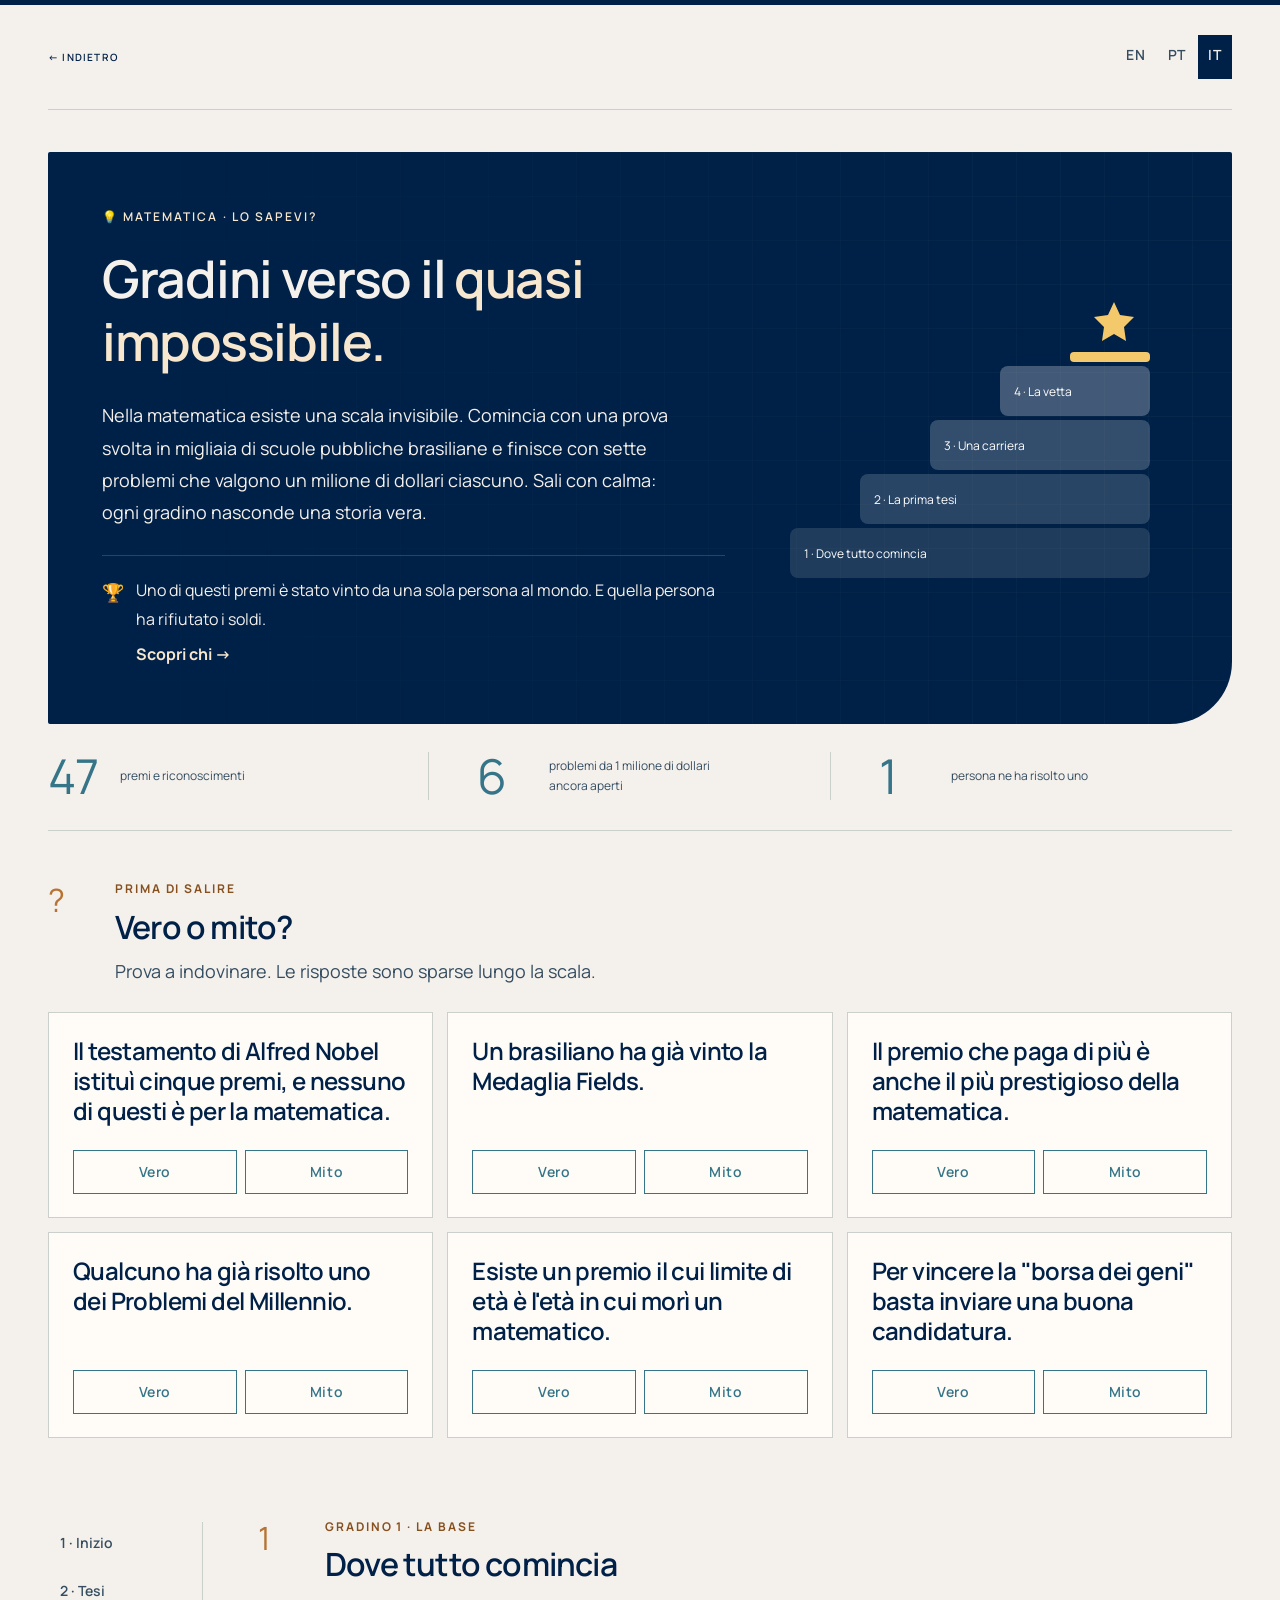
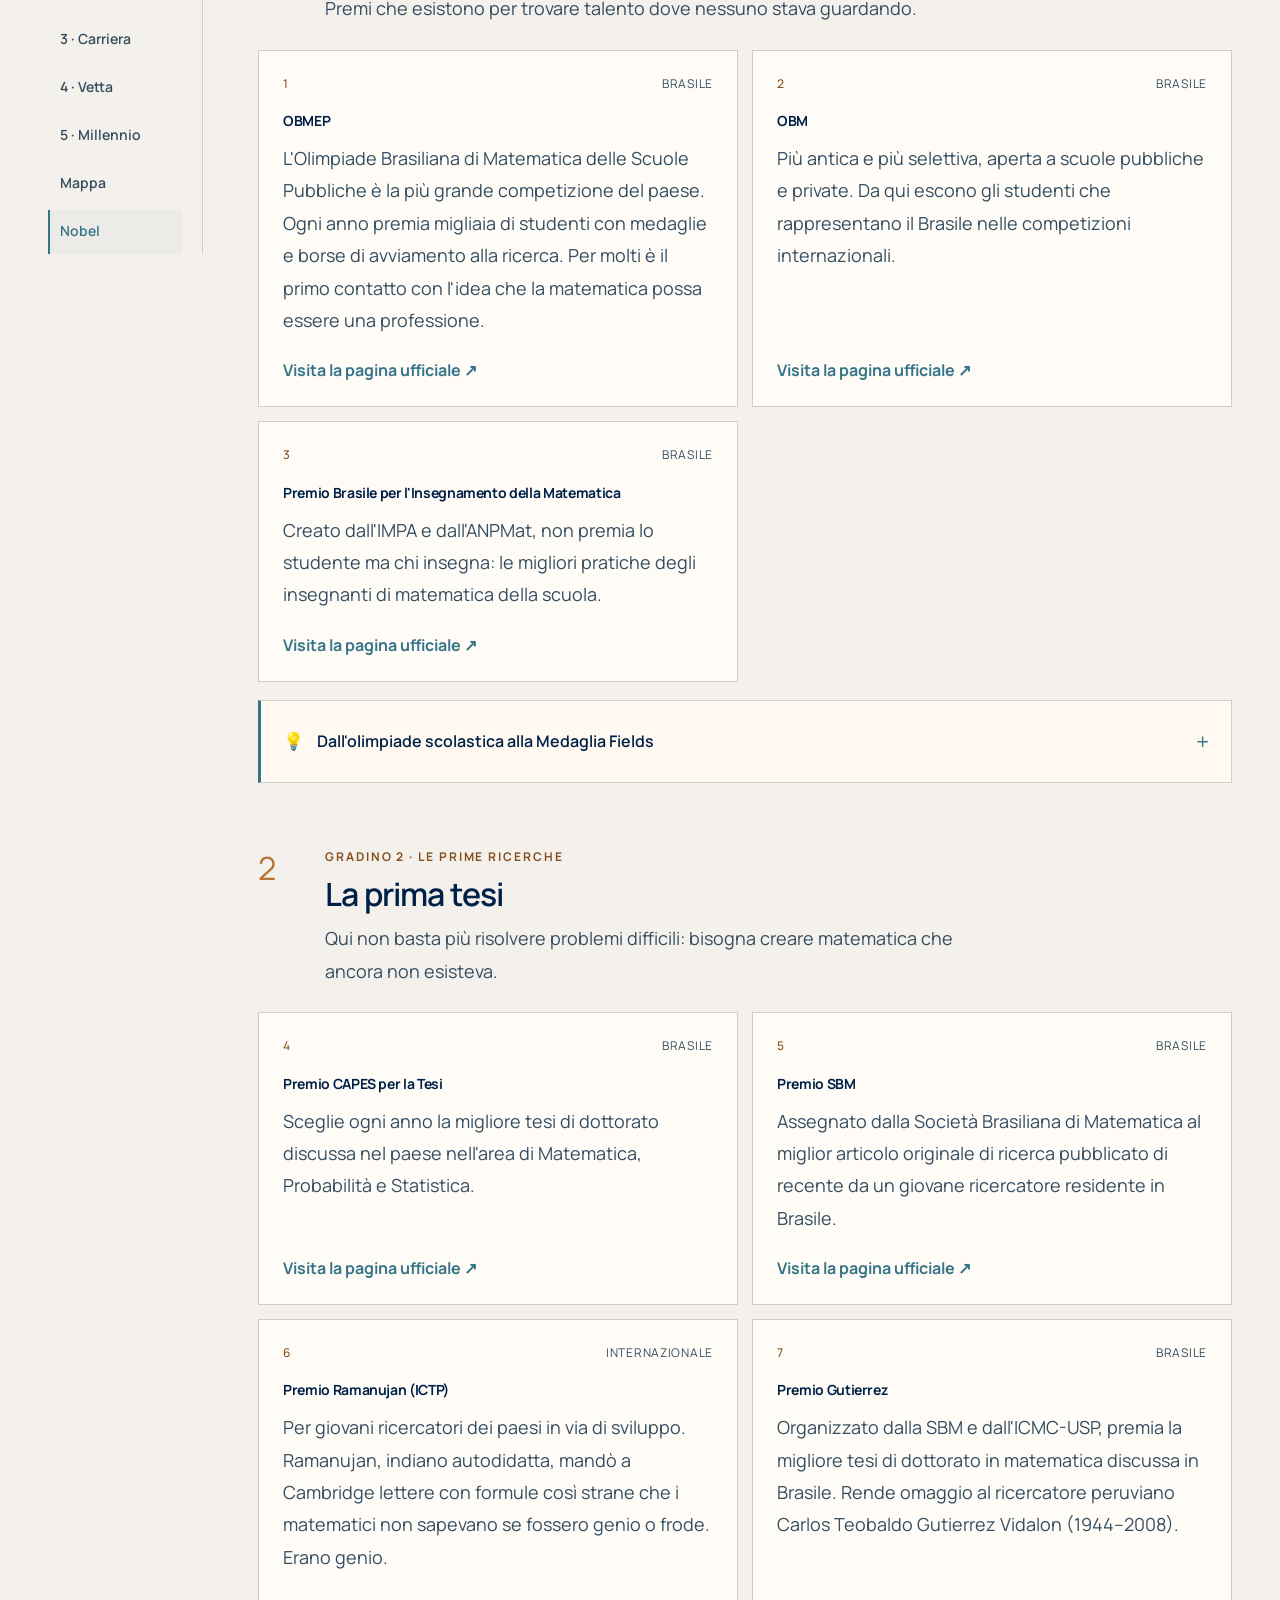
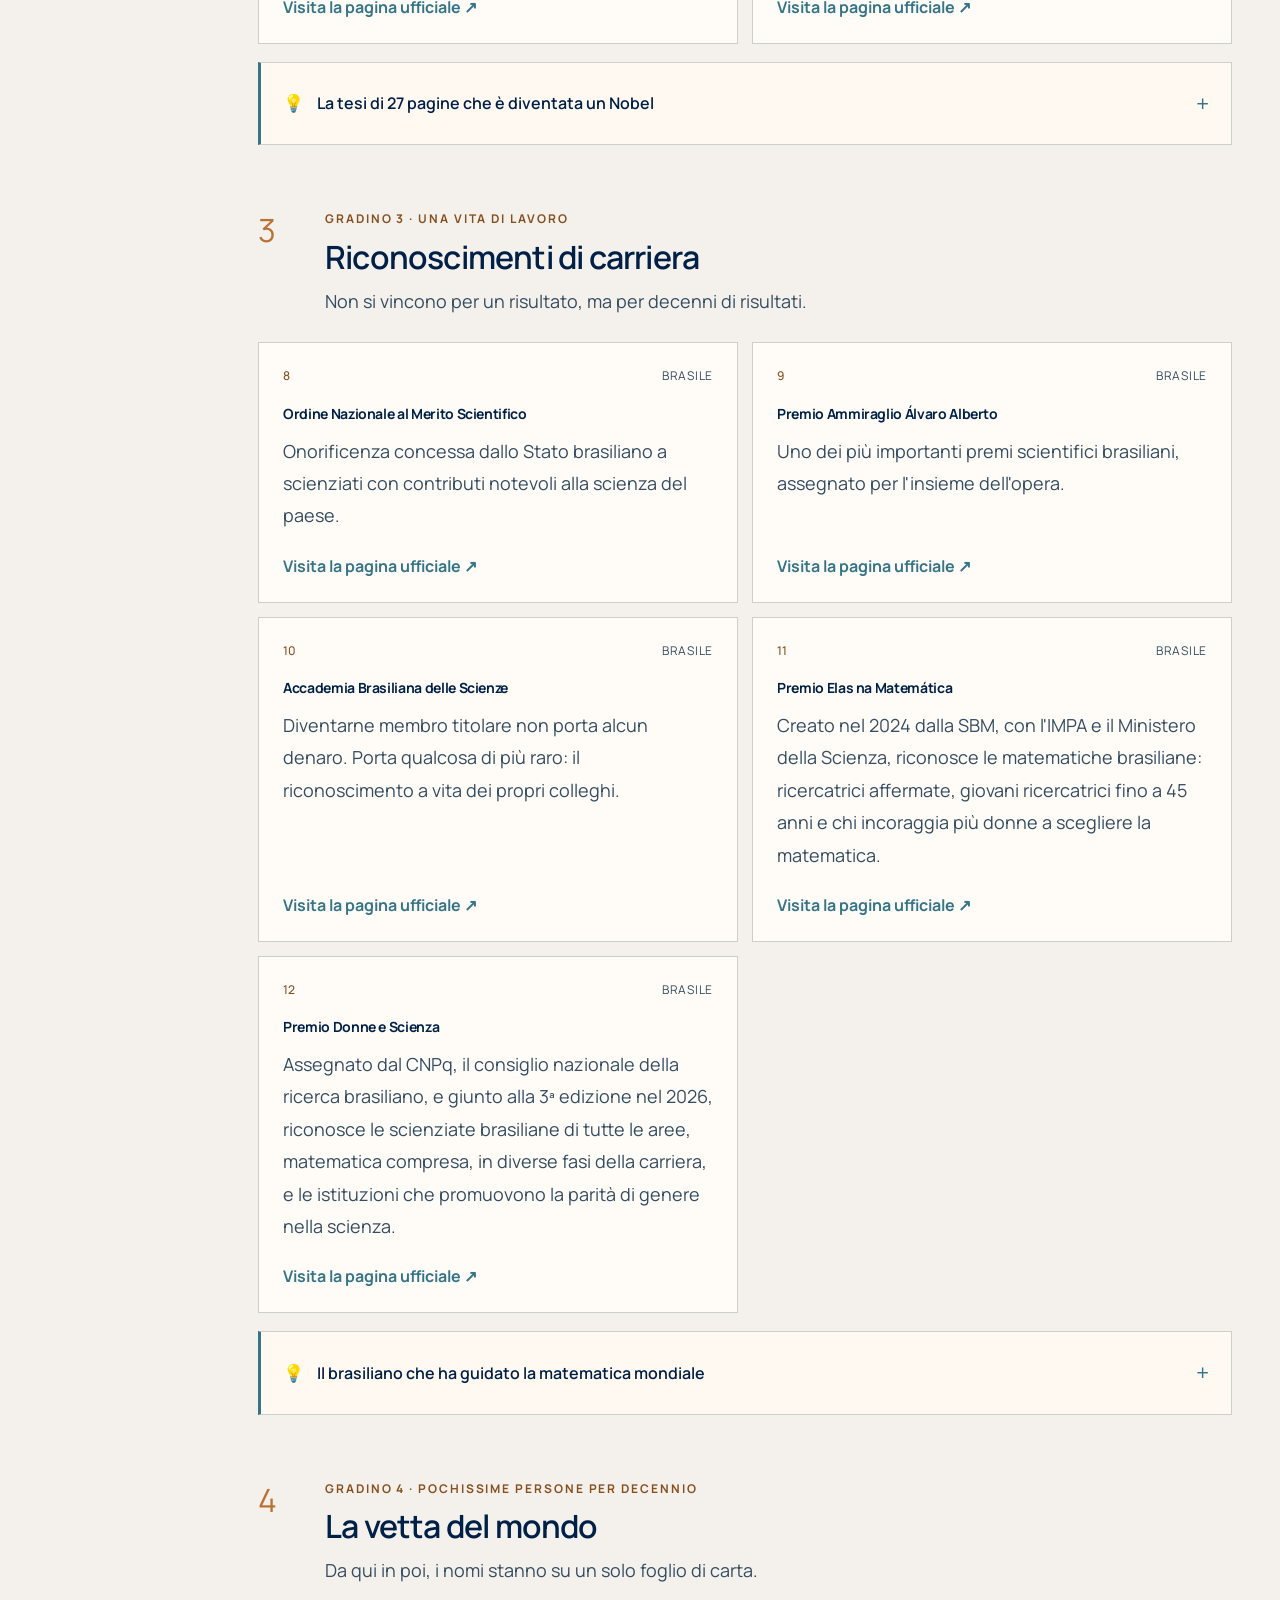
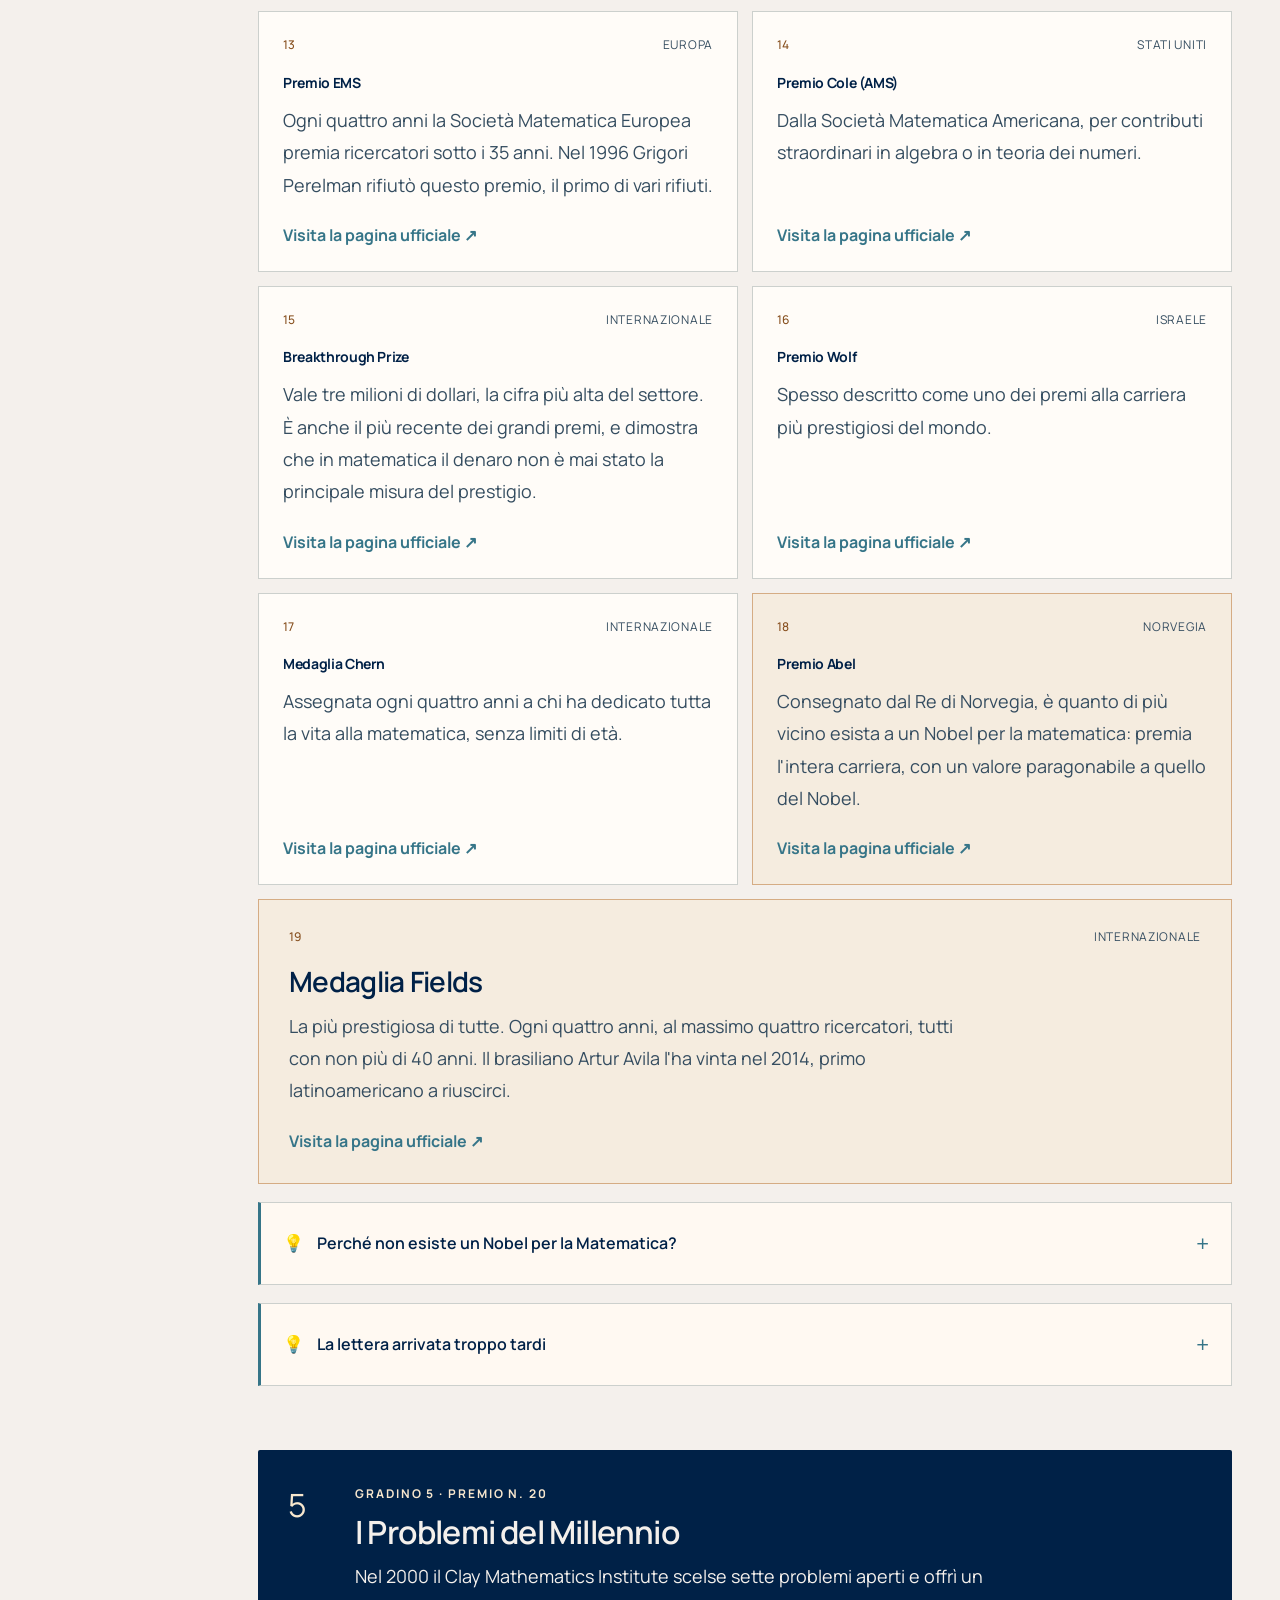
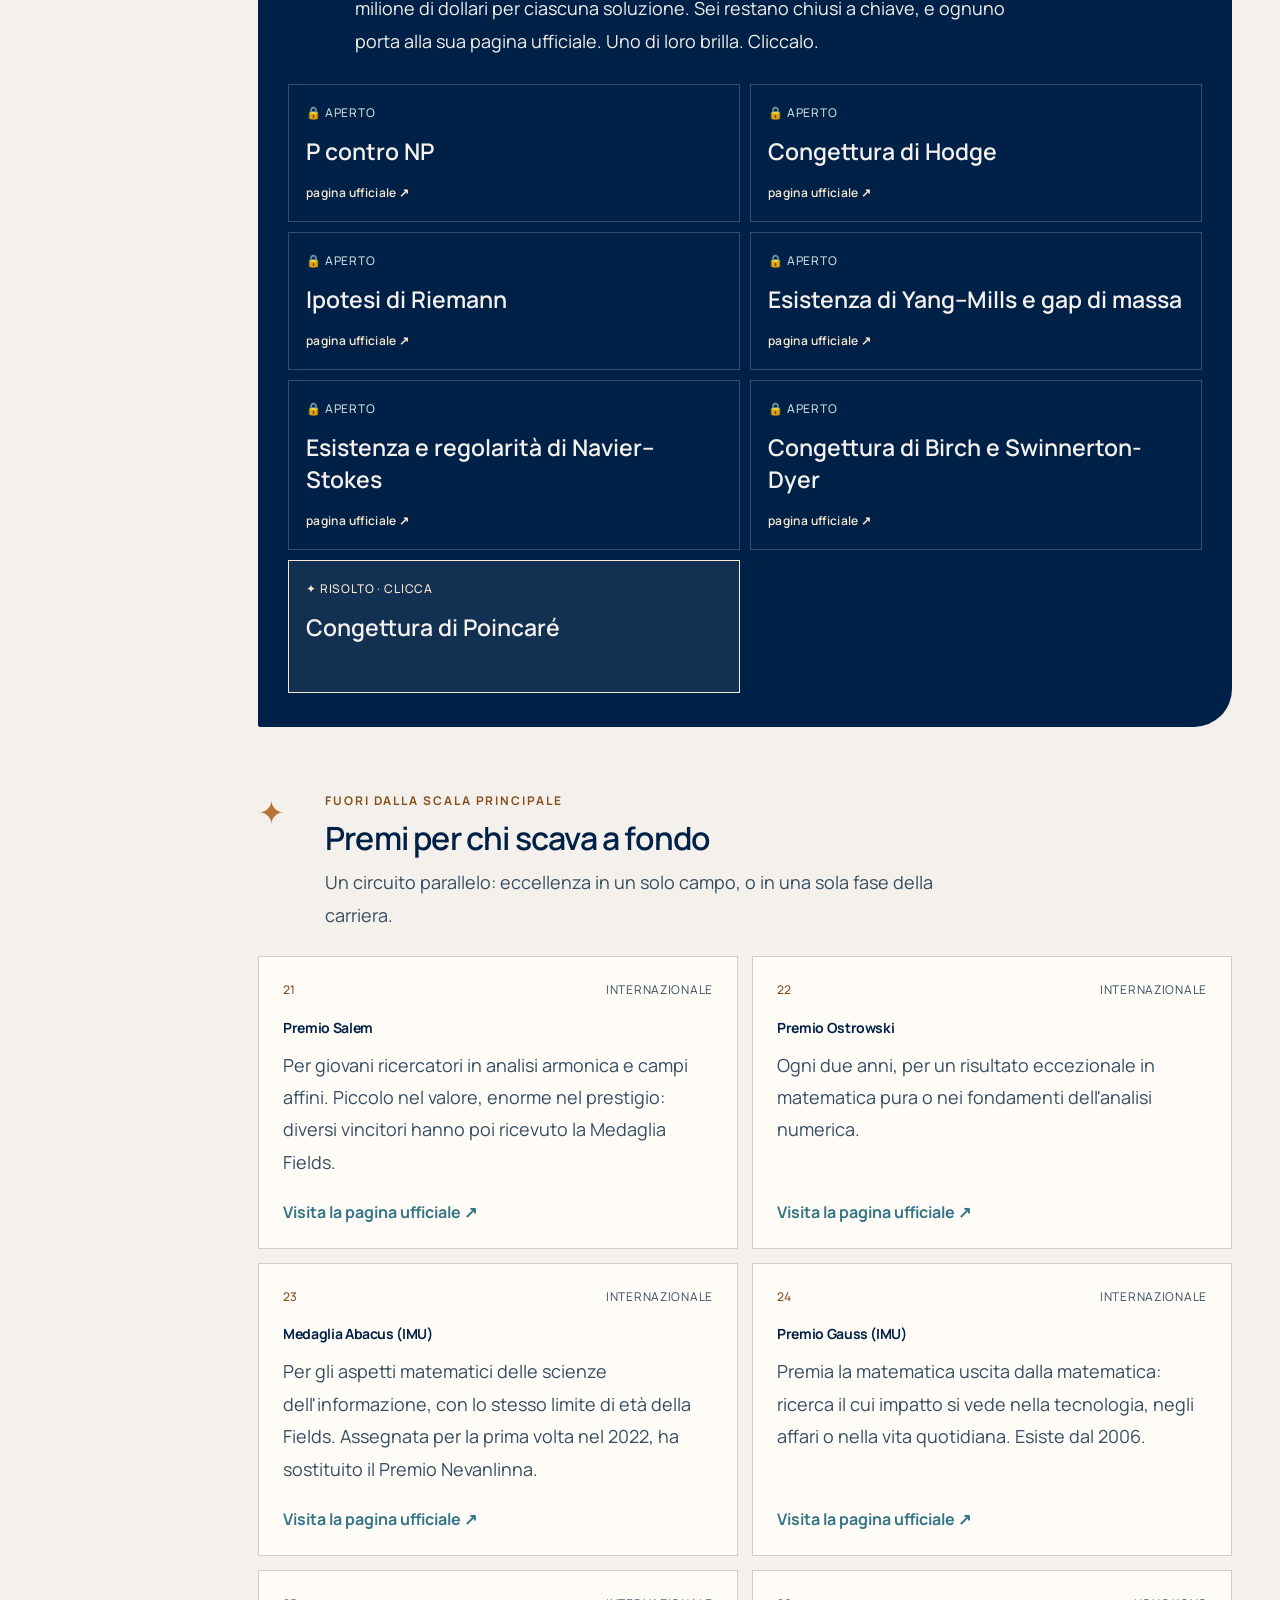
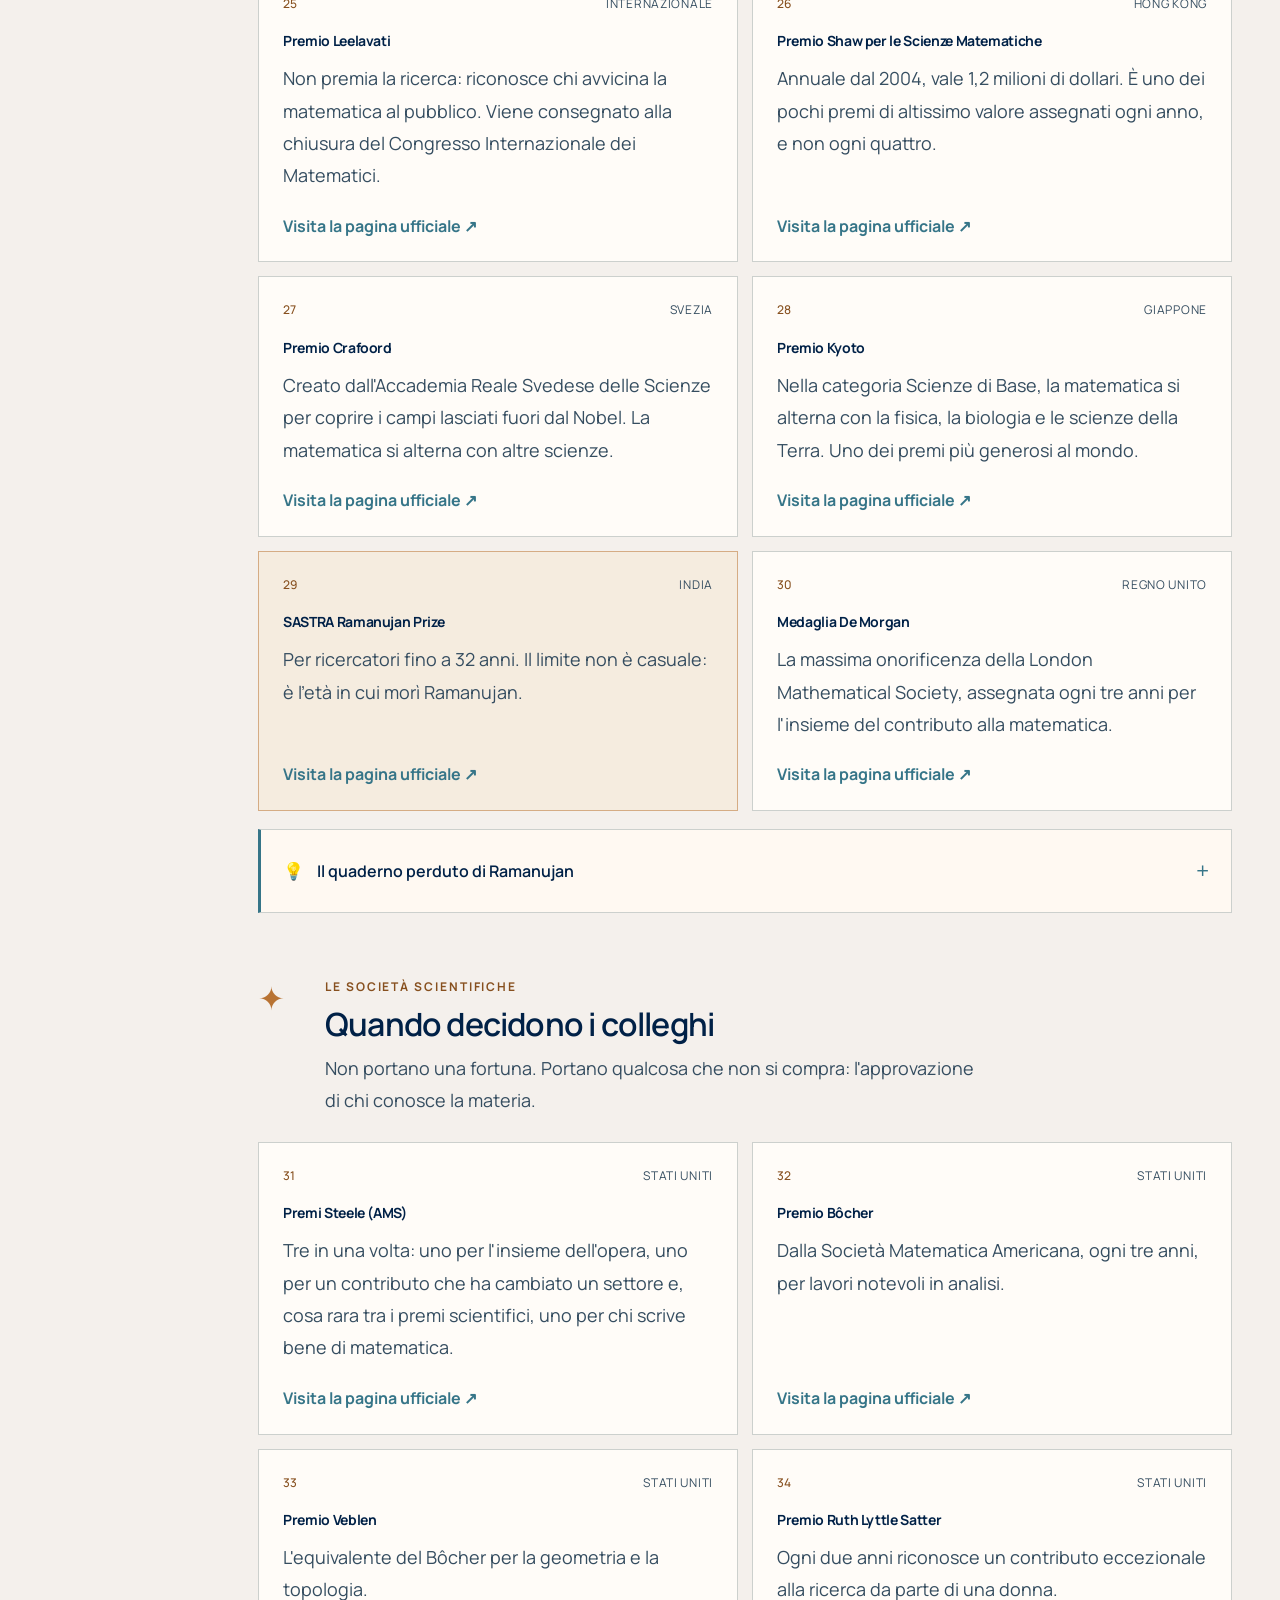
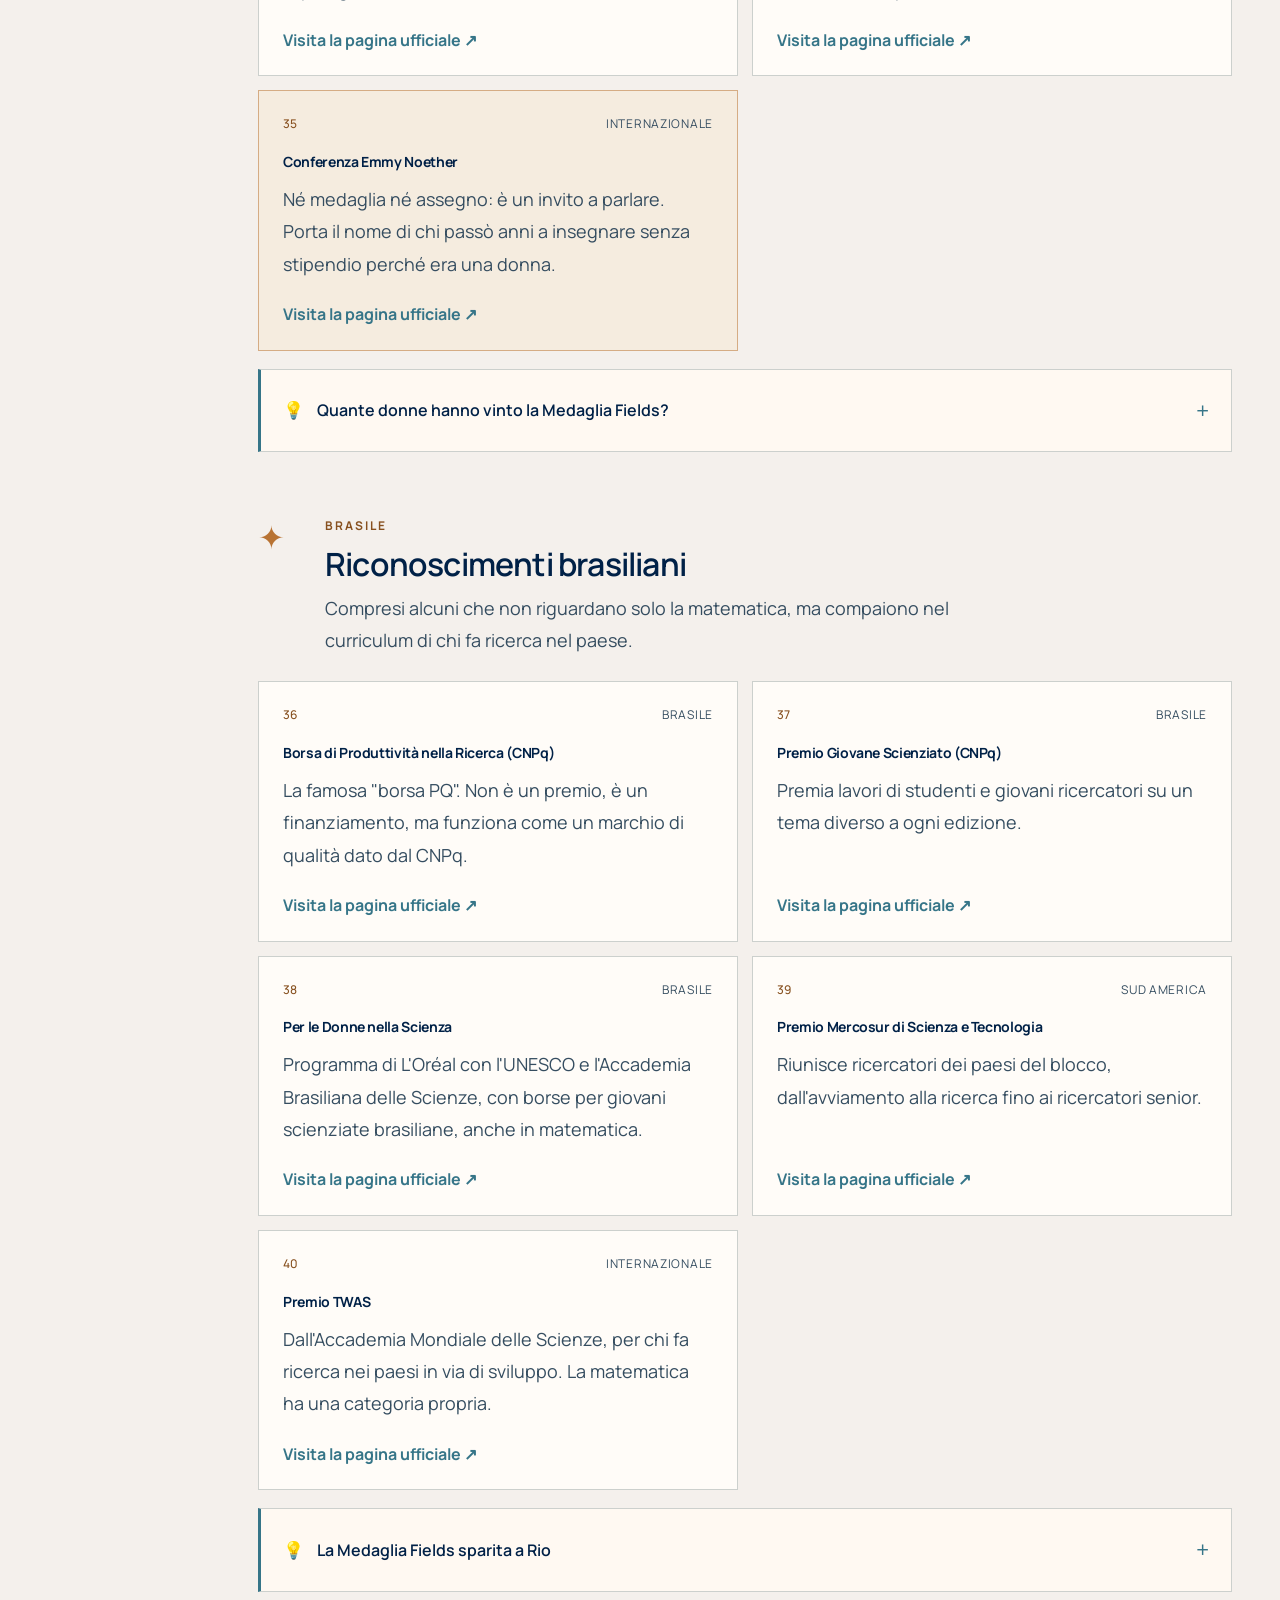
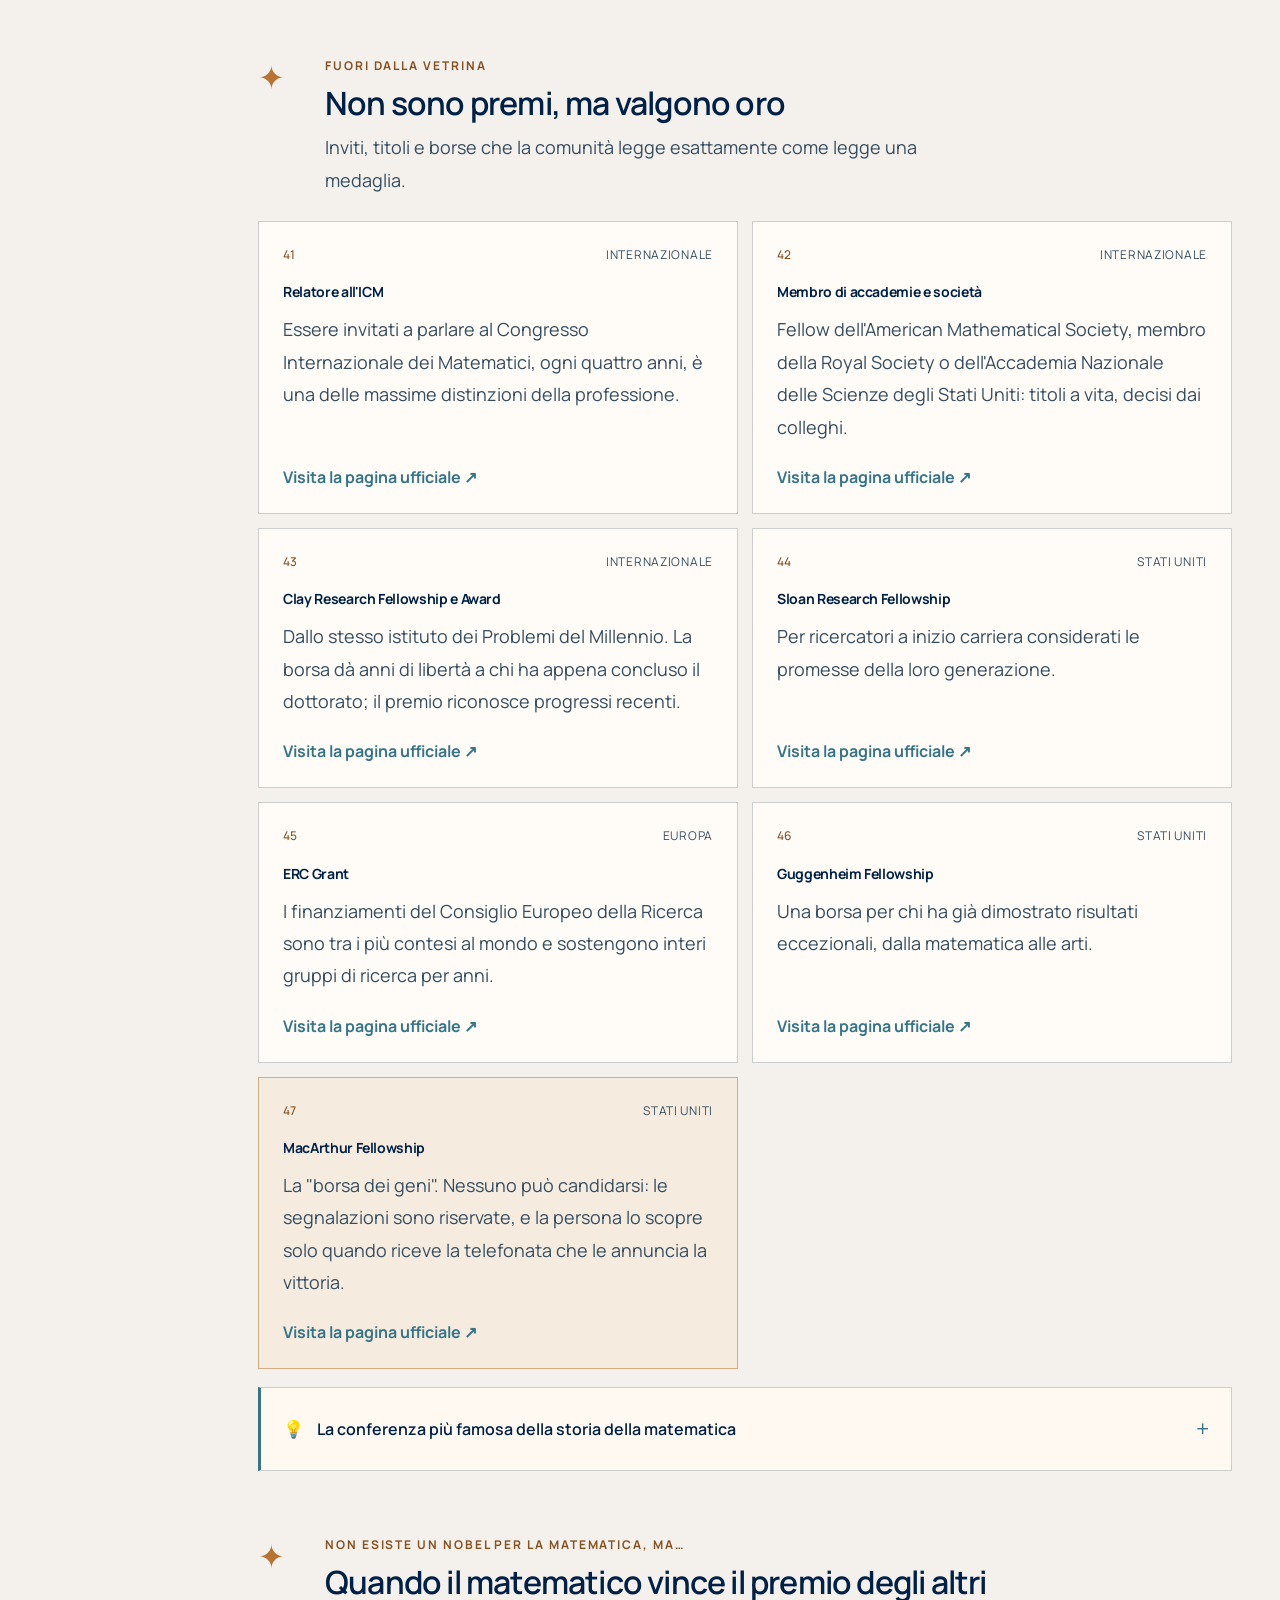
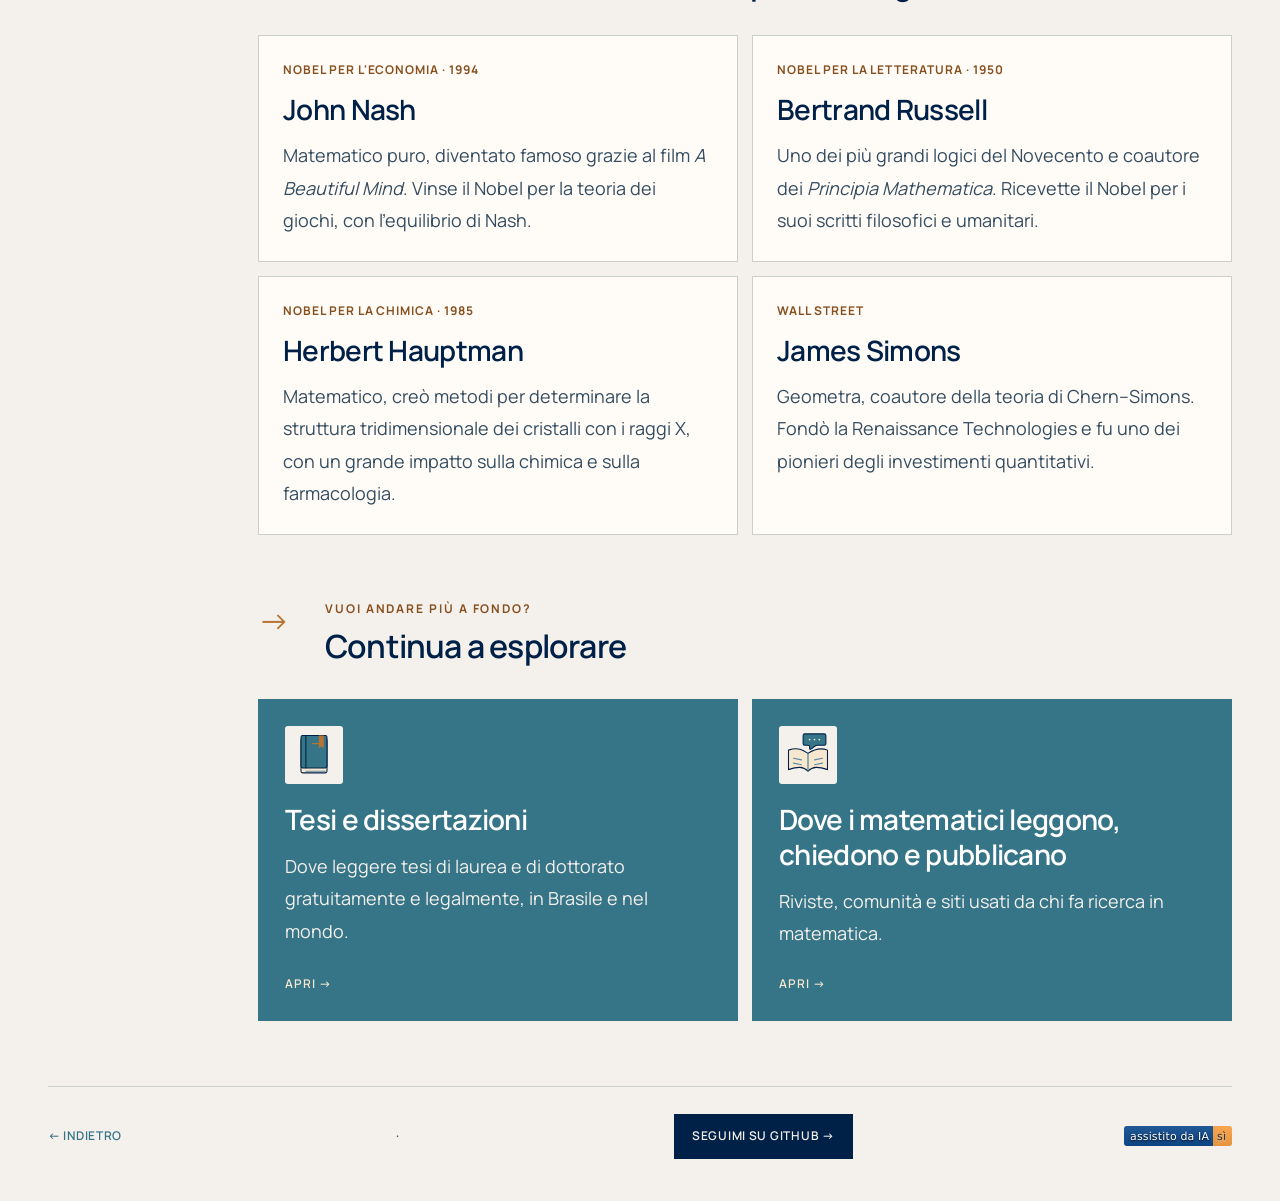
<file: lo-sapevi.html>
<!doctype html>
<html lang="it" data-idioma="it">
<head>
  <meta charset="utf-8">
  <meta name="viewport" content="width=device-width, initial-scale=1">

  <title>Lo sapevi? · Franchesca Lemos Cappellesso</title>
  <meta name="description" content="I gradini della matematica, dall'olimpiade scolastica ai Problemi del Millennio.">

  <link rel="stylesheet" href="fonts.css">
  <link rel="stylesheet" href="did-you-know.css?v=icons-3">
<link rel="stylesheet" href="typography.css?v=3">
</head>

<body>
  <div class="page">

    <header>
      <a class="name" href="matematica-it.html">← indietro</a>
      <nav class="langs">
        <a href="did-you-know.html">EN</a>
        <a href="voce-sabia.html">PT</a>
        <a href="lo-sapevi.html" aria-current="page">IT</a>
      </nav>
    </header>

    <!-- Apertura, con la scala disegnata -->
    <div class="hero">
      <div>
        <p class="eyebrow">💡 Matematica · Lo sapevi?</p>
        <h1>Gradini verso il <em>quasi impossibile.</em></h1>
        <p class="lead">
          Nella matematica esiste una scala invisibile. Comincia con una prova
          svolta in migliaia di scuole pubbliche brasiliane e finisce con sette
          problemi che valgono un milione di dollari ciascuno. Sali con calma:
          ogni gradino nasconde una storia vera.
        </p>
        <div class="hook">
          <span>🏆</span>
          <span>
            Uno di questi premi è stato vinto da una sola persona al mondo. E
            quella persona ha rifiutato i soldi.
            <a href="#nivel5">Scopri chi →</a>
          </span>
        </div>
      </div>

      <!-- Ogni gradino porta alla sua sezione -->
      <svg class="stair" viewBox="0 0 380 300" role="img"
           aria-label="Una scala di cinque gradini, con una stella in cima">
        <a href="#nivel1">
          <rect x="10"  y="240" width="360" height="50" rx="8" fill="rgba(255,255,255,.12)"/>
          <text x="24" y="270" fill="#fff" font-size="12">1 · Dove tutto comincia</text>
        </a>
        <a href="#nivel2">
          <rect x="80"  y="186" width="290" height="50" rx="8" fill="rgba(255,255,255,.16)"/>
          <text x="94" y="216" fill="#fff" font-size="12">2 · La prima tesi</text>
        </a>
        <a href="#nivel3">
          <rect x="150" y="132" width="220" height="50" rx="8" fill="rgba(255,255,255,.2)"/>
          <text x="164" y="162" fill="#fff" font-size="12">3 · Una carriera</text>
        </a>
        <a href="#nivel4">
          <rect x="220" y="78"  width="150" height="50" rx="8" fill="rgba(255,255,255,.26)"/>
          <text x="234" y="108" fill="#fff" font-size="12">4 · La vetta</text>
        </a>
        <a href="#nivel5">
          <rect x="290" y="64"  width="80"  height="10" rx="4" fill="#f4c96b"/>
        </a>
        <g class="star">
          <path d="M334 14 l6 13 14 2 -10 10 2 14 -12-7 -12 7 2-14 -10-10 14-2z"
                fill="#f4c96b"/>
        </g>
      </svg>
    </div>

    <!-- Numeri che contano fino al valore finale -->
    <div class="counters">
      <div class="counter"><b data-conta="46" data-conta-premios>0</b><span>premi e riconoscimenti</span></div>
      <div class="counter"><b data-conta="6">0</b><span>problemi da 1 milione di dollari ancora aperti</span></div>
      <div class="counter"><b data-conta="1">0</b><span>persona ne ha risolto uno</span></div>
    </div>

    <section id="quiz">
      <div class="level">
        <div class="level-num">?</div>
        <div>
          <div class="kicker">Prima di salire</div>
          <h2>Vero o mito?</h2>
          <p class="sub">Prova a indovinare. Le risposte sono sparse lungo la scala.</p>
        </div>
      </div>
      <div class="quiz" id="quiz-list"></div>
    </section>

    <nav class="steps-nav" id="steps-nav">
      <a href="#nivel1">1 · Inizio</a>
      <a href="#nivel2">2 · Tesi</a>
      <a href="#nivel3">3 · Carriera</a>
      <a href="#nivel4">4 · Vetta</a>
      <a href="#nivel5">5 · Millennio</a>
      <a href="#mapa">Mappa</a>
      <a href="#nobel">Nobel</a>
    </nav>

    <section id="nivel1">
      <div class="level">
        <div class="level-num">1</div>
        <div>
          <div class="kicker">Gradino 1 · la base</div>
          <h2>Dove tutto comincia</h2>
          <p class="sub">Premi che esistono per trovare talento dove nessuno stava guardando.</p>
        </div>
      </div>
      <div class="grid" data-nivel="1"></div>

      <details class="sabia">
        <summary><span class="bulb">💡</span> Dall'olimpiade scolastica alla Medaglia Fields</summary>
        <div class="inside">
          <p>
            Artur Avila ha cominciato con le olimpiadi di matematica quando andava ancora a scuola, a Rio de Janeiro. Nel 1995, a 16 anni, ha vinto la medaglia d'oro alle Olimpiadi Internazionali di Matematica.
          </p>
          <p>
            Ancora studente delle superiori, e senza essersi mai iscritto all'università, ha concluso il master all'IMPA. Lì stesso ha ottenuto il dottorato, nel 2001. Nel 2014 ha ricevuto la Medaglia Fields, primo latinoamericano a vincerla.
          </p>
          <p class="fonte">🔗 Fonte ufficiale: <a href="https://www.obm.org.br" target="_blank" rel="noopener noreferrer">Olimpiade Brasiliana di Matematica</a> · <a href="https://www.mathunion.org/imu-awards/fields-medal/fields-medals-2014" target="_blank" rel="noopener noreferrer">IMU · Medaglie Fields 2014</a></p>
        </div>
      </details>
    </section>

    <section id="nivel2">
      <div class="level">
        <div class="level-num">2</div>
        <div>
          <div class="kicker">Gradino 2 · le prime ricerche</div>
          <h2>La prima tesi</h2>
          <p class="sub">Qui non basta più risolvere problemi difficili: bisogna creare matematica che ancora non esisteva.</p>
        </div>
      </div>
      <div class="grid" data-nivel="2"></div>

      <details class="sabia">
        <summary><span class="bulb">💡</span> La tesi di 27 pagine che è diventata un Nobel</summary>
        <div class="inside">
          <p>
            Nel 1950 John Nash discusse a Princeton una tesi di dottorato brevissima, di circa 27 pagine, intitolata <em>Non-cooperative games</em>. Vi compariva per la prima volta l'idea che oggi porta il suo nome: l'equilibrio di Nash.
          </p>
          <p>
            Quarantaquattro anni dopo, nel 1994, quelle idee gli valsero il Nobel per l'Economia, per l'analisi pionieristica degli equilibri nella teoria dei giochi non cooperativi.
          </p>
          <p class="fonte">🔗 Fonte ufficiale: <a href="https://www.nobelprize.org/prizes/economic-sciences/1994/nash/facts/" target="_blank" rel="noopener noreferrer">Premio Nobel · John Nash</a></p>
        </div>
      </details>
    </section>

    <section id="nivel3">
      <div class="level">
        <div class="level-num">3</div>
        <div>
          <div class="kicker">Gradino 3 · una vita di lavoro</div>
          <h2>Riconoscimenti di carriera</h2>
          <p class="sub">Non si vincono per un risultato, ma per decenni di risultati.</p>
        </div>
      </div>
      <div class="grid" data-nivel="3"></div>

      <details class="sabia">
        <summary><span class="bulb">💡</span> Il brasiliano che ha guidato la matematica mondiale</summary>
        <div class="inside">
          <p>
            Jacob Palis, ricercatore dell'IMPA, è stato segretario generale dell'Unione Matematica Internazionale dal 1991 al 1998 e poi suo presidente, dal 1999 al 2002. È l'ente che assegna, tra gli altri premi, la Medaglia Fields.
          </p>
          <p>
            Nel 2010 ha ricevuto il Premio Balzan per la Matematica per i suoi contributi fondamentali alla teoria dei sistemi dinamici.
          </p>
          <p class="fonte">🔗 Fonte ufficiale: <a href="https://www.balzan.org/en/prizewinners/jacob-palis/bio-bibliography" target="_blank" rel="noopener noreferrer">Fondazione Balzan · Jacob Palis</a></p>
        </div>
      </details>
    </section>

    <section id="nivel4">
      <div class="level">
        <div class="level-num">4</div>
        <div>
          <div class="kicker">Gradino 4 · pochissime persone per decennio</div>
          <h2>La vetta del mondo</h2>
          <p class="sub">Da qui in poi, i nomi stanno su un solo foglio di carta.</p>
        </div>
      </div>
      <div class="grid" data-nivel="4"></div>

      <details class="sabia">
        <summary><span class="bulb">💡</span> Perché non esiste un Nobel per la Matematica?</summary>
        <div class="inside">
          <p>
            Nel testamento del 1895, Alfred Nobel istituì cinque premi: Fisica,
            Chimica, Medicina, Letteratura e Pace. La matematica rimase fuori, e
            lui non spiegò mai perché.
          </p>
          <p>
            La spiegazione più famosa è una leggenda: Nobel avrebbe escluso la
            matematica a causa di una rivalità con un matematico. Molti ci
            credono, ma non è mai emerso un documento che la confermi. Ci sono
            altre ipotesi, come quella che in Svezia esistesse già un premio di
            matematica. Il mistero resta, ed è curioso, perché la matematica sta
            dietro quasi tutti i campi che lui ha premiato.
          </p>
          <p>
            Un'altra curiosità: la Medaglia Fields vale circa quindicimila
            dollari canadesi, centinaia di volte meno del Breakthrough. Eppure è
            quella che ogni matematico sogna di ricevere.
          </p>
          <p class="fonte">🔗 Fonte ufficiale: <a href="https://www.nobelprize.org/alfred-nobel/alfred-nobels-will/" target="_blank" rel="noopener noreferrer">Premio Nobel · il testamento</a></p>
        </div>
      </details>

      <details class="sabia">
        <summary><span class="bulb">💡</span> La lettera arrivata troppo tardi</summary>
        <div class="inside">
          <p>
            Il norvegese Niels Henrik Abel morì di tubercolosi il 6 aprile 1829, a 26 anni, dopo anni di difficoltà nel trovare un posto fisso.
          </p>
          <p>
            Due giorni dopo, l'8 aprile, un amico gli scrisse da Berlino, senza sapere che cosa fosse successo, per annunciargli che un posto permanente era garantito. Nel 2002 il governo norvegese istituì in suo onore il Premio Abel, assegnato per la prima volta nel 2003.
          </p>
          <p class="fonte">🔗 Fonte ufficiale: <a href="https://abelprize.no/page/biography-niels-henrik-abel-his-last-years" target="_blank" rel="noopener noreferrer">Premio Abel · gli ultimi anni di Abel</a></p>
        </div>
      </details>
    </section>

    <section id="nivel5">
      <div class="millennium">
        <div class="level">
          <div class="level-num">5</div>
          <div>
            <div class="kicker" style="color: var(--gold-light)">Gradino 5 · premio n. 20</div>
            <h2>I Problemi del Millennio</h2>
            <p class="sub">
              Nel 2000 il Clay Mathematics Institute scelse sette problemi aperti
              e offrì un milione di dollari per ciascuna soluzione. Sei restano
              chiusi a chiave, e ognuno porta alla sua pagina ufficiale. Uno di
              loro brilla. Cliccalo.
            </p>
          </div>
        </div>

        <div class="problems">
          <a class="problem" href="https://www.claymath.org/millennium/p-vs-np/" target="_blank" rel="noopener noreferrer"><small>🔒 aperto</small>P contro NP<span class="clay">pagina ufficiale ↗</span></a>
          <a class="problem" href="https://www.claymath.org/millennium/hodge-conjecture/" target="_blank" rel="noopener noreferrer"><small>🔒 aperto</small>Congettura di Hodge<span class="clay">pagina ufficiale ↗</span></a>
          <a class="problem" href="https://www.claymath.org/millennium/riemann-hypothesis/" target="_blank" rel="noopener noreferrer"><small>🔒 aperto</small>Ipotesi di Riemann<span class="clay">pagina ufficiale ↗</span></a>
          <a class="problem" href="https://www.claymath.org/millennium/yang-mills-the-maths-gap/" target="_blank" rel="noopener noreferrer"><small>🔒 aperto</small>Esistenza di Yang–Mills e gap di massa<span class="clay">pagina ufficiale ↗</span></a>
          <a class="problem" href="https://www.claymath.org/millennium/navier-stokes-equation/" target="_blank" rel="noopener noreferrer"><small>🔒 aperto</small>Esistenza e regolarità di Navier–Stokes<span class="clay">pagina ufficiale ↗</span></a>
          <a class="problem" href="https://www.claymath.org/millennium/birch-and-swinnerton-dyer-conjecture/" target="_blank" rel="noopener noreferrer"><small>🔒 aperto</small>Congettura di Birch e Swinnerton-Dyer<span class="clay">pagina ufficiale ↗</span></a>
          <button class="problem solved" id="poincare" aria-expanded="false">
            <small>✦ risolto · clicca</small>Congettura di Poincaré
          </button>
        </div>

        <div class="story" id="story">
          <p>
            La Congettura di Poincaré riguarda la forma dello spazio
            tridimensionale. È stata risolta dal russo
            <b>Grigori Perelman</b>, che pubblicò la dimostrazione su internet,
            in tre testi, senza sottoporla ad alcuna rivista scientifica. Ci
            vollero alcuni anni perché la comunità confermasse che era corretta.
          </p>
          <p>
            Perelman <b>rifiutò il milione di dollari</b>. Prima ancora aveva
            rifiutato la Medaglia Fields e, nel 1996, il premio della Società
            Matematica Europea. Dichiarò che il contributo di Richard Hamilton,
            che aveva creato gli strumenti usati nella soluzione, non era minore
            del suo, e che prendersi la gloria da solo gli sembrava ingiusto.
          </p>
          <p class="fonte">🔗 Fonte ufficiale: <a href="https://www.claymath.org/millennium/poincare-conjecture/" target="_blank" rel="noopener noreferrer">Clay Mathematics Institute</a></p>
        </div>
      </div>
    </section>

    <section id="mapa">
      <div class="level">
        <div class="level-num">✦</div>
        <div>
          <div class="kicker">Fuori dalla scala principale</div>
          <h2>Premi per chi scava a fondo</h2>
          <p class="sub">Un circuito parallelo: eccellenza in un solo campo, o in una sola fase della carriera.</p>
        </div>
      </div>
      <div class="grid" data-nivel="especialidade"></div>

      <details class="sabia">
        <summary><span class="bulb">💡</span> Il quaderno perduto di Ramanujan</summary>
        <div class="inside">
          <p>
            Nel 1913 l'indiano Srinivasa Ramanujan, senza alcuna laurea, inviò al matematico G. H. Hardy, a Cambridge, una lettera piena di formule. Hardy lo portò in Inghilterra l'anno seguente. Ramanujan morì nel 1920, a 32 anni.
          </p>
          <p>
            Nel 1976 il matematico George Andrews trovò, in una scatola di carte conservata nella biblioteca del Trinity College di Cambridge, fogli scritti da Ramanujan nell'ultimo anno di vita. Sono diventati noti come il "quaderno perduto" e ispirano ancora oggi la ricerca.
          </p>
          <p class="fonte">🔗 Fonte ufficiale: <a href="https://mathshistory.st-andrews.ac.uk/Biographies/Ramanujan/" target="_blank" rel="noopener noreferrer">MacTutor, Università di St Andrews</a></p>
        </div>
      </details>
    </section>

    <section>
      <div class="level">
        <div class="level-num">✦</div>
        <div>
          <div class="kicker">Le società scientifiche</div>
          <h2>Quando decidono i colleghi</h2>
          <p class="sub">Non portano una fortuna. Portano qualcosa che non si compra: l'approvazione di chi conosce la materia.</p>
        </div>
      </div>
      <div class="grid" data-nivel="sociedades"></div>

      <details class="sabia">
        <summary><span class="bulb">💡</span> Quante donne hanno vinto la Medaglia Fields?</summary>
        <div class="inside">
          <p>
            Due, in quasi novant'anni. L'iraniana <b>Maryam Mirzakhani</b> è
            stata la prima, nel 2014, per lo studio della geometria delle
            superfici; morì tre anni dopo, a 40 anni. L'ucraina
            <b>Maryna Viazovska</b> è stata la seconda, nel 2022, per aver
            risolto il problema dell'impacchettamento di sfere in dimensione
            otto, una domanda che, in dimensione tre, è rimasta aperta per
            secoli.
          </p>
          <p>
            In onore di Mirzakhani, il Breakthrough ha creato un premio per le
            matematiche che hanno concluso il dottorato da poco: il Maryam
            Mirzakhani New Frontiers Prize.
          </p>
          <p class="fonte">🔗 Fonte ufficiale: <a href="https://www.mathunion.org/imu-awards/fields-medal/fields-medals-2014" target="_blank" rel="noopener noreferrer">IMU · Medaglie Fields 2014</a> · <a href="https://www.mathunion.org/imu-awards/fields-medal/fields-medals-2022" target="_blank" rel="noopener noreferrer">IMU · Medaglie Fields 2022</a></p>
        </div>
      </details>
    </section>

    <section>
      <div class="level">
        <div class="level-num">✦</div>
        <div>
          <div class="kicker">Brasile</div>
          <h2>Riconoscimenti brasiliani</h2>
          <p class="sub">Compresi alcuni che non riguardano solo la matematica, ma compaiono nel curriculum di chi fa ricerca nel paese.</p>
        </div>
      </div>
      <div class="grid" data-nivel="brasil"></div>

      <details class="sabia">
        <summary><span class="bulb">💡</span> La Medaglia Fields sparita a Rio</summary>
        <div class="inside">
          <p>
            Nel 2018 Rio de Janeiro ha ospitato il Congresso Internazionale dei Matematici, il primo mai tenuto in America Latina e nell'emisfero australe.
          </p>
          <p>
            Durante la cerimonia di apertura, il curdo Caucher Birkar ricevette la Medaglia Fields. Pochi minuti dopo, la valigetta in cui l'aveva messa sparì. La valigetta fu ritrovata, ma senza la medaglia. Gli organizzatori avevano una medaglia di riserva, e qualche giorno dopo Birkar ne ricevette un'altra, identica.
          </p>
          <p class="fonte">🔗 Fonte ufficiale: <a href="https://www.mathunion.org/fileadmin/IMU/ICM2018/static_site/portal/welcome-message.html" target="_blank" rel="noopener noreferrer">IMU · ICM 2018</a> · <a href="https://www.mathunion.org/imu-awards/fields-medal/fields-medals-2018" target="_blank" rel="noopener noreferrer">IMU · Medaglie Fields 2018</a></p>
        </div>
      </details>
    </section>

    <section id="vitrine">
      <div class="level">
        <div class="level-num">✦</div>
        <div>
          <div class="kicker">Fuori dalla vetrina</div>
          <h2>Non sono premi, ma valgono oro</h2>
          <p class="sub">Inviti, titoli e borse che la comunità legge esattamente come legge una medaglia.</p>
        </div>
      </div>
      <div class="grid" data-nivel="vitrine"></div>

      <details class="sabia">
        <summary><span class="bulb">💡</span> La conferenza più famosa della storia della matematica</summary>
        <div class="inside">
          <p>
            Nel 1900, al Congresso Internazionale dei Matematici di Parigi,
            David Hilbert fece qualcosa di insolito: invece di presentare
            risultati, presentò problemi aperti. L'elenco pubblicato conteneva
            ventitré domande, che hanno orientato buona parte della ricerca
            matematica del Novecento.
          </p>
          <p>
            Cento anni dopo, i Problemi del Millennio si sono ispirati a
            quell'elenco. L'Ipotesi di Riemann compare in entrambi.
          </p>
          <p class="fonte">🔗 Fonte ufficiale: <a href="https://www.claymath.org/millennium-problems/" target="_blank" rel="noopener noreferrer">Clay Mathematics Institute</a></p>
        </div>
      </details>
    </section>

    <section id="nobel">
      <div class="level">
        <div class="level-num">✦</div>
        <div>
          <div class="kicker">Non esiste un Nobel per la Matematica, ma…</div>
          <h2>Quando il matematico vince il premio degli altri</h2>
        </div>
      </div>

      <div class="people">
        <div class="person">
          <div class="who">Nobel per l'Economia · 1994</div>
          <h3>John Nash</h3>
          <p>Matematico puro, diventato famoso grazie al film <em>A Beautiful Mind</em>. Vinse il Nobel per la teoria dei giochi, con l'equilibrio di Nash.</p>
        </div>
        <div class="person">
          <div class="who">Nobel per la Letteratura · 1950</div>
          <h3>Bertrand Russell</h3>
          <p>Uno dei più grandi logici del Novecento e coautore dei <em>Principia Mathematica</em>. Ricevette il Nobel per i suoi scritti filosofici e umanitari.</p>
        </div>
        <div class="person">
          <div class="who">Nobel per la Chimica · 1985</div>
          <h3>Herbert Hauptman</h3>
          <p>Matematico, creò metodi per determinare la struttura tridimensionale dei cristalli con i raggi X, con un grande impatto sulla chimica e sulla farmacologia.</p>
        </div>
        <div class="person">
          <div class="who">Wall Street</div>
          <h3>James Simons</h3>
          <p>Geometra, coautore della teoria di Chern–Simons. Fondò la Renaissance Technologies e fu uno dei pionieri degli investimenti quantitativi.</p>
        </div>
      </div>
    </section>

    <section>
      <div class="level">
        <div class="level-num">→</div>
        <div>
          <div class="kicker">Vuoi andare più a fondo?</div>
          <h2>Continua a esplorare</h2>
        </div>
      </div>

      <div class="invite" id="resources">
        <a class="door" href="tesi.html">
          <span class="big"><img src="assets/icons/books.svg?v=single-book" width="52" height="52" alt="" aria-hidden="true"></span>
          <h3>Tesi e dissertazioni</h3>
          <p>Dove leggere tesi di laurea e di dottorato gratuitamente e legalmente, in Brasile e nel mondo.</p>
          <span class="go">Apri →</span>
        </a>
        <a class="door" href="guida-ricerca.html">
          <span class="big"><img src="assets/icons/research.svg" width="52" height="52" alt="" aria-hidden="true"></span>
          <h3>Dove i matematici leggono, chiedono e pubblicano</h3>
          <p>Riviste, comunità e siti usati da chi fa ricerca in matematica.</p>
          <span class="go">Apri →</span>
        </a>
      </div>
    </section>

    <footer>
      <a href="matematica-it.html">← INDIETRO</a>
      &nbsp;·&nbsp;
      <a class="github" href="https://github.com/fcappellesso">SEGUIMI SU GITHUB →</a>
    <img class="ai-badge" src="assets/icons/ai-assisted-it.svg" width="108" height="20" alt="Assistito da IA: sì" title="Realizzato in collaborazione con l'IA"></footer>

  </div>

  <script>
    // I premi stanno in questo elenco; ognuno diventa una scheda nella
    // sezione del suo livello. "brilha: true" dà il risalto dorato.
    var premios = [
      { n: 1, nivel: '1', site: 'https://www.obmep.org.br', nome: 'OBMEP', onde: 'Brasile',
        texto: 'L\'Olimpiade Brasiliana di Matematica delle Scuole Pubbliche è la più grande competizione del paese. Ogni anno premia migliaia di studenti con medaglie e borse di avviamento alla ricerca. Per molti è il primo contatto con l\'idea che la matematica possa essere una professione.' },
      { n: 2, nivel: '1', site: 'https://www.obm.org.br', nome: 'OBM', onde: 'Brasile',
        texto: 'Più antica e più selettiva, aperta a scuole pubbliche e private. Da qui escono gli studenti che rappresentano il Brasile nelle competizioni internazionali.' },
      { n: 3, nivel: '1', site: 'https://www.gov.br/mec/pt-br/assuntos/noticias/2026/setembro/premio-brasil-de-ensino-de-matematica-abre-inscricoes', nome: 'Premio Brasile per l\'Insegnamento della Matematica', onde: 'Brasile',
        texto: 'Creato dall\'IMPA e dall\'ANPMat, non premia lo studente ma chi insegna: le migliori pratiche degli insegnanti di matematica della scuola.' },

      { n: 4, nivel: '2', site: 'https://pct.capes.gov.br', nome: 'Premio CAPES per la Tesi', onde: 'Brasile',
        texto: 'Sceglie ogni anno la migliore tesi di dottorato discussa nel paese nell\'area di Matematica, Probabilità e Statistica.' },
      { n: 5, nivel: '2', site: 'https://sbm.org.br/premio-sbm/', nome: 'Premio SBM', onde: 'Brasile',
        texto: 'Assegnato dalla Società Brasiliana di Matematica al miglior articolo originale di ricerca pubblicato di recente da un giovane ricercatore residente in Brasile.' },
      { n: 6, nivel: '2', site: 'https://www.ictp.it/about-ictp/prizes-awards/the-ramanujan-prize.aspx', nome: 'Premio Ramanujan (ICTP)', onde: 'Internazionale',
        texto: 'Per giovani ricercatori dei paesi in via di sviluppo. Ramanujan, indiano autodidatta, mandò a Cambridge lettere con formule così strane che i matematici non sapevano se fossero genio o frode. Erano genio.' },
      { n: 7, nivel: '2', site: 'https://www.icmc.usp.br', nome: 'Premio Gutierrez', onde: 'Brasile',
        texto: 'Organizzato dalla SBM e dall\'ICMC-USP, premia la migliore tesi di dottorato in matematica discussa in Brasile. Rende omaggio al ricercatore peruviano Carlos Teobaldo Gutierrez Vidalon (1944–2008).' },

      { n: 8, nivel: '3', site: 'https://www.gov.br/mcti/pt-br/acompanhe-o-mcti/noticias/2023/07/presidente-lula-e-ministra-luciana-santos-entregam-ordem-nacional-do-merito-cientifico-a-pesquisadores-e-entidades-de-ciencia-e-tecnologia', nome: 'Ordine Nazionale al Merito Scientifico', onde: 'Brasile',
        texto: 'Onorificenza concessa dallo Stato brasiliano a scienziati con contributi notevoli alla scienza del paese.' },
      { n: 9, nivel: '3', site: 'https://www.gov.br/cnpq/pt-br/acesso-a-informacao/acoes-e-programas/premios/home-paaa', nome: 'Premio Ammiraglio Álvaro Alberto', onde: 'Brasile',
        texto: 'Uno dei più importanti premi scientifici brasiliani, assegnato per l\'insieme dell\'opera.' },
      { n: 10, nivel: '3', site: 'https://www.abc.org.br', nome: 'Accademia Brasiliana delle Scienze', onde: 'Brasile',
        texto: 'Diventarne membro titolare non porta alcun denaro. Porta qualcosa di più raro: il riconoscimento a vita dei propri colleghi.' },
      { n: 11, nivel: '3', site: 'https://sbm.org.br/wp-content/uploads/2024/06/Premio-SBM-Elas-na-Matematica-FINAL-2024.pdf', nome: 'Premio Elas na Matemática', onde: 'Brasile',
        texto: 'Creato nel 2024 dalla SBM, con l\'IMPA e il Ministero della Scienza, riconosce le matematiche brasiliane: ricercatrici affermate, giovani ricercatrici fino a 45 anni e chi incoraggia più donne a scegliere la matematica.' },

      { n: 12, nivel: '3', site: 'https://www.gov.br/cnpq/pt-br/acesso-a-informacao/acoes-e-programas/premios', nome: 'Premio Donne e Scienza', onde: 'Brasile',
        texto: 'Assegnato dal CNPq, il consiglio nazionale della ricerca brasiliano, e giunto alla 3ª edizione nel 2026, riconosce le scienziate brasiliane di tutte le aree, matematica compresa, in diverse fasi della carriera, e le istituzioni che promuovono la parità di genere nella scienza.' },

      { n: 13, nivel: '4', site: 'https://euromathsoc.org/ems-prizes', nome: 'Premio EMS', onde: 'Europa',
        texto: 'Ogni quattro anni la Società Matematica Europea premia ricercatori sotto i 35 anni. Nel 1996 Grigori Perelman rifiutò questo premio, il primo di vari rifiuti.' },
      { n: 14, nivel: '4', site: 'https://www.ams.org/cole-prize-algebra', nome: 'Premio Cole (AMS)', onde: 'Stati Uniti',
        texto: 'Dalla Società Matematica Americana, per contributi straordinari in algebra o in teoria dei numeri.' },
      { n: 15, nivel: '4', site: 'https://breakthroughprize.org', nome: 'Breakthrough Prize', onde: 'Internazionale',
        texto: 'Vale tre milioni di dollari, la cifra più alta del settore. È anche il più recente dei grandi premi, e dimostra che in matematica il denaro non è mai stato la principale misura del prestigio.' },
      { n: 16, nivel: '4', site: 'https://wolffund.org.il/the-wolf-prize/', nome: 'Premio Wolf', onde: 'Israele',
        texto: 'Spesso descritto come uno dei premi alla carriera più prestigiosi del mondo.' },
      { n: 17, nivel: '4', site: 'https://www.mathunion.org/imu-awards/chern-medal-award', nome: 'Medaglia Chern', onde: 'Internazionale',
        texto: 'Assegnata ogni quattro anni a chi ha dedicato tutta la vita alla matematica, senza limiti di età.' },
      { n: 18, nivel: '4', site: 'https://abelprize.no', nome: 'Premio Abel', onde: 'Norvegia', brilha: true,
        texto: 'Consegnato dal Re di Norvegia, è quanto di più vicino esista a un Nobel per la matematica: premia l\'intera carriera, con un valore paragonabile a quello del Nobel.' },
      { n: 19, nivel: '4', site: 'https://www.mathunion.org/imu-awards/fields-medal', nome: 'Medaglia Fields', onde: 'Internazionale', brilha: true, largo: true,
        texto: 'La più prestigiosa di tutte. Ogni quattro anni, al massimo quattro ricercatori, tutti con non più di 40 anni. Il brasiliano Artur Avila l\'ha vinta nel 2014, primo latinoamericano a riuscirci.' },

      { n: 21, nivel: 'especialidade', site: 'https://www.ias.edu/math/activities/salem-prize', nome: 'Premio Salem', onde: 'Internazionale',
        texto: 'Per giovani ricercatori in analisi armonica e campi affini. Piccolo nel valore, enorme nel prestigio: diversi vincitori hanno poi ricevuto la Medaglia Fields.' },
      { n: 22, nivel: 'especialidade', site: 'https://www.ostrowski.ch/index_e.php', nome: 'Premio Ostrowski', onde: 'Internazionale',
        texto: 'Ogni due anni, per un risultato eccezionale in matematica pura o nei fondamenti dell\'analisi numerica.' },
      { n: 23, nivel: 'especialidade', site: 'https://www.mathunion.org/imu-awards/imu-abacus-medal', nome: 'Medaglia Abacus (IMU)', onde: 'Internazionale',
        texto: 'Per gli aspetti matematici delle scienze dell\'informazione, con lo stesso limite di età della Fields. Assegnata per la prima volta nel 2022, ha sostituito il Premio Nevanlinna.' },
      { n: 24, nivel: 'especialidade', site: 'https://www.mathunion.org/imu-awards/carl-friedrich-gauss-prize', nome: 'Premio Gauss (IMU)', onde: 'Internazionale',
        texto: 'Premia la matematica uscita dalla matematica: ricerca il cui impatto si vede nella tecnologia, negli affari o nella vita quotidiana. Esiste dal 2006.' },
      { n: 25, nivel: 'especialidade', site: 'https://www.mathunion.org/imu-awards/leelavati-prize', nome: 'Premio Leelavati', onde: 'Internazionale',
        texto: 'Non premia la ricerca: riconosce chi avvicina la matematica al pubblico. Viene consegnato alla chiusura del Congresso Internazionale dei Matematici.' },
      { n: 26, nivel: 'especialidade', site: 'https://www.shawprize.org', nome: 'Premio Shaw per le Scienze Matematiche', onde: 'Hong Kong',
        texto: 'Annuale dal 2004, vale 1,2 milioni di dollari. È uno dei pochi premi di altissimo valore assegnati ogni anno, e non ogni quattro.' },
      { n: 27, nivel: 'especialidade', site: 'https://www.crafoordprize.se', nome: 'Premio Crafoord', onde: 'Svezia',
        texto: 'Creato dall\'Accademia Reale Svedese delle Scienze per coprire i campi lasciati fuori dal Nobel. La matematica si alterna con altre scienze.' },
      { n: 28, nivel: 'especialidade', site: 'https://www.kyotoprize.org/en/', nome: 'Premio Kyoto', onde: 'Giappone',
        texto: 'Nella categoria Scienze di Base, la matematica si alterna con la fisica, la biologia e le scienze della Terra. Uno dei premi più generosi al mondo.' },
      { n: 29, nivel: 'especialidade', site: 'https://sas.sastra.edu/ramanujan/Ramanujan-Awards.php', nome: 'SASTRA Ramanujan Prize', onde: 'India', brilha: true,
        texto: 'Per ricercatori fino a 32 anni. Il limite non è casuale: è l\'età in cui morì Ramanujan.' },
      { n: 30, nivel: 'especialidade', site: 'https://www.lms.ac.uk/prizes/lms-prize-regulations', nome: 'Medaglia De Morgan', onde: 'Regno Unito',
        texto: 'La massima onorificenza della London Mathematical Society, assegnata ogni tre anni per l\'insieme del contributo alla matematica.' },

      { n: 31, nivel: 'sociedades', site: 'https://www.ams.org/prizes', nome: 'Premi Steele (AMS)', onde: 'Stati Uniti',
        texto: 'Tre in una volta: uno per l\'insieme dell\'opera, uno per un contributo che ha cambiato un settore e, cosa rara tra i premi scientifici, uno per chi scrive bene di matematica.' },
      { n: 32, nivel: 'sociedades', site: 'https://www.ams.org/bocher-prize', nome: 'Premio Bôcher', onde: 'Stati Uniti',
        texto: 'Dalla Società Matematica Americana, ogni tre anni, per lavori notevoli in analisi.' },
      { n: 33, nivel: 'sociedades', site: 'https://www.ams.org/veblen-prize', nome: 'Premio Veblen', onde: 'Stati Uniti',
        texto: 'L\'equivalente del Bôcher per la geometria e la topologia.' },
      { n: 34, nivel: 'sociedades', site: 'https://www.ams.org/satter-prize', nome: 'Premio Ruth Lyttle Satter', onde: 'Stati Uniti',
        texto: 'Ogni due anni riconosce un contributo eccezionale alla ricerca da parte di una donna.' },
      { n: 35, nivel: 'sociedades', site: 'https://www.mathunion.org/imu-awards/icm-emmy-noether-lecture', nome: 'Conferenza Emmy Noether', onde: 'Internazionale', brilha: true,
        texto: 'Né medaglia né assegno: è un invito a parlare. Porta il nome di chi passò anni a insegnare senza stipendio perché era una donna.' },

      { n: 36, nivel: 'brasil', site: 'https://www.gov.br/cnpq/pt-br/acesso-a-informacao/bolsas-e-auxilios', nome: 'Borsa di Produttività nella Ricerca (CNPq)', onde: 'Brasile',
        texto: 'La famosa "borsa PQ". Non è un premio, è un finanziamento, ma funziona come un marchio di qualità dato dal CNPq.' },
      { n: 37, nivel: 'brasil', site: 'https://jovemcientista.cnpq.br/projeto/premio-jovem-cientista', nome: 'Premio Giovane Scienziato (CNPq)', onde: 'Brasile',
        texto: 'Premia lavori di studenti e giovani ricercatori su un tema diverso a ogni edizione.' },
      { n: 38, nivel: 'brasil', site: 'https://www.loreal.com/pt-br/brazil/news/grupo/para-mulheres-na-ciencia-2026/', nome: 'Per le Donne nella Scienza', onde: 'Brasile',
        texto: 'Programma di L\'Oréal con l\'UNESCO e l\'Accademia Brasiliana delle Scienze, con borse per giovani scienziate brasiliane, anche in matematica.' },
      { n: 39, nivel: 'brasil', site: 'https://www.gov.br/cnpq/pt-br/acesso-a-informacao/acoes-e-programas/premios/home-mercosul', nome: 'Premio Mercosur di Scienza e Tecnologia', onde: 'Sud America',
        texto: 'Riunisce ricercatori dei paesi del blocco, dall\'avviamento alla ricerca fino ai ricercatori senior.' },
      { n: 40, nivel: 'brasil', site: 'https://twas.org/opportunity/twas-awards', nome: 'Premio TWAS', onde: 'Internazionale',
        texto: 'Dall\'Accademia Mondiale delle Scienze, per chi fa ricerca nei paesi in via di sviluppo. La matematica ha una categoria propria.' },

      { n: 41, nivel: 'vitrine', site: 'https://www.mathunion.org/icm/icm-2026', nome: 'Relatore all\'ICM', onde: 'Internazionale',
        texto: 'Essere invitati a parlare al Congresso Internazionale dei Matematici, ogni quattro anni, è una delle massime distinzioni della professione.' },
      { n: 42, nivel: 'vitrine', site: 'https://www.ams.org/grants-awards/ams-fellows/ams-fellows', nome: 'Membro di accademie e società', onde: 'Internazionale',
        texto: 'Fellow dell\'American Mathematical Society, membro della Royal Society o dell\'Accademia Nazionale delle Scienze degli Stati Uniti: titoli a vita, decisi dai colleghi.' },
      { n: 43, nivel: 'vitrine', site: 'https://www.claymath.org/programs/fellows', nome: 'Clay Research Fellowship e Award', onde: 'Internazionale',
        texto: 'Dallo stesso istituto dei Problemi del Millennio. La borsa dà anni di libertà a chi ha appena concluso il dottorato; il premio riconosce progressi recenti.' },
      { n: 44, nivel: 'vitrine', site: 'https://sloan.org/fellowships', nome: 'Sloan Research Fellowship', onde: 'Stati Uniti',
        texto: 'Per ricercatori a inizio carriera considerati le promesse della loro generazione.' },
      { n: 45, nivel: 'vitrine', site: 'https://erc.europa.eu', nome: 'ERC Grant', onde: 'Europa',
        texto: 'I finanziamenti del Consiglio Europeo della Ricerca sono tra i più contesi al mondo e sostengono interi gruppi di ricerca per anni.' },
      { n: 46, nivel: 'vitrine', site: 'https://www.gf.org', nome: 'Guggenheim Fellowship', onde: 'Stati Uniti',
        texto: 'Una borsa per chi ha già dimostrato risultati eccezionali, dalla matematica alle arti.' },
      { n: 47, nivel: 'vitrine', site: 'https://www.macfound.org/programs/fellows/', nome: 'MacArthur Fellowship', onde: 'Stati Uniti', brilha: true,
        texto: 'La "borsa dei geni". Nessuno può candidarsi: le segnalazioni sono riservate, e la persona lo scopre solo quando riceve la telefonata che le annuncia la vittoria.' }
    ];

    // Vero o mito
    var perguntas = [
      { frase: 'Il testamento di Alfred Nobel istituì cinque premi, e nessuno di questi è per la matematica.',
        verdade: true,
        explica: 'Fisica, Chimica, Medicina, Letteratura e Pace. Perché la matematica sia rimasta fuori nessuno lo sa con certezza: la risposta più famosa è una leggenda.' },
      { frase: 'Un brasiliano ha già vinto la Medaglia Fields.',
        verdade: true,
        explica: 'Artur Avila, nel 2014: il primo latinoamericano a riceverla.' },
      { frase: 'Il premio che paga di più è anche il più prestigioso della matematica.',
        verdade: false,
        explica: 'Il Breakthrough vale tre milioni di dollari; la Fields, circa quindicimila dollari canadesi. Ed è la Fields che ogni matematico sogna.' },
      { frase: 'Qualcuno ha già risolto uno dei Problemi del Millennio.',
        verdade: true,
        explica: 'Grigori Perelman ha risolto la Congettura di Poincaré, e ha rifiutato il milione di dollari.' },
      { frase: 'Esiste un premio il cui limite di età è l\'età in cui morì un matematico.',
        verdade: true,
        explica: 'Il SASTRA Ramanujan Prize arriva fino a 32 anni, l\'età di Ramanujan quando morì.' },
      { frase: 'Per vincere la "borsa dei geni" basta inviare una buona candidatura.',
        verdade: false,
        explica: 'Per la MacArthur Fellowship nessuno può candidarsi: le segnalazioni sono riservate.' }
    ];

    var rotulos = {
      visite: 'Visita la pagina ufficiale ↗',
      verdade: 'Vero', mito: 'Mito',
      acertou: 'Esatto!', quase: 'Quasi!',
      eVerdade: 'È vero.', eMito: 'È un mito.'
    };
  </script>
  <script src="did-you-know.js"></script>
</body>
</html>
</file>
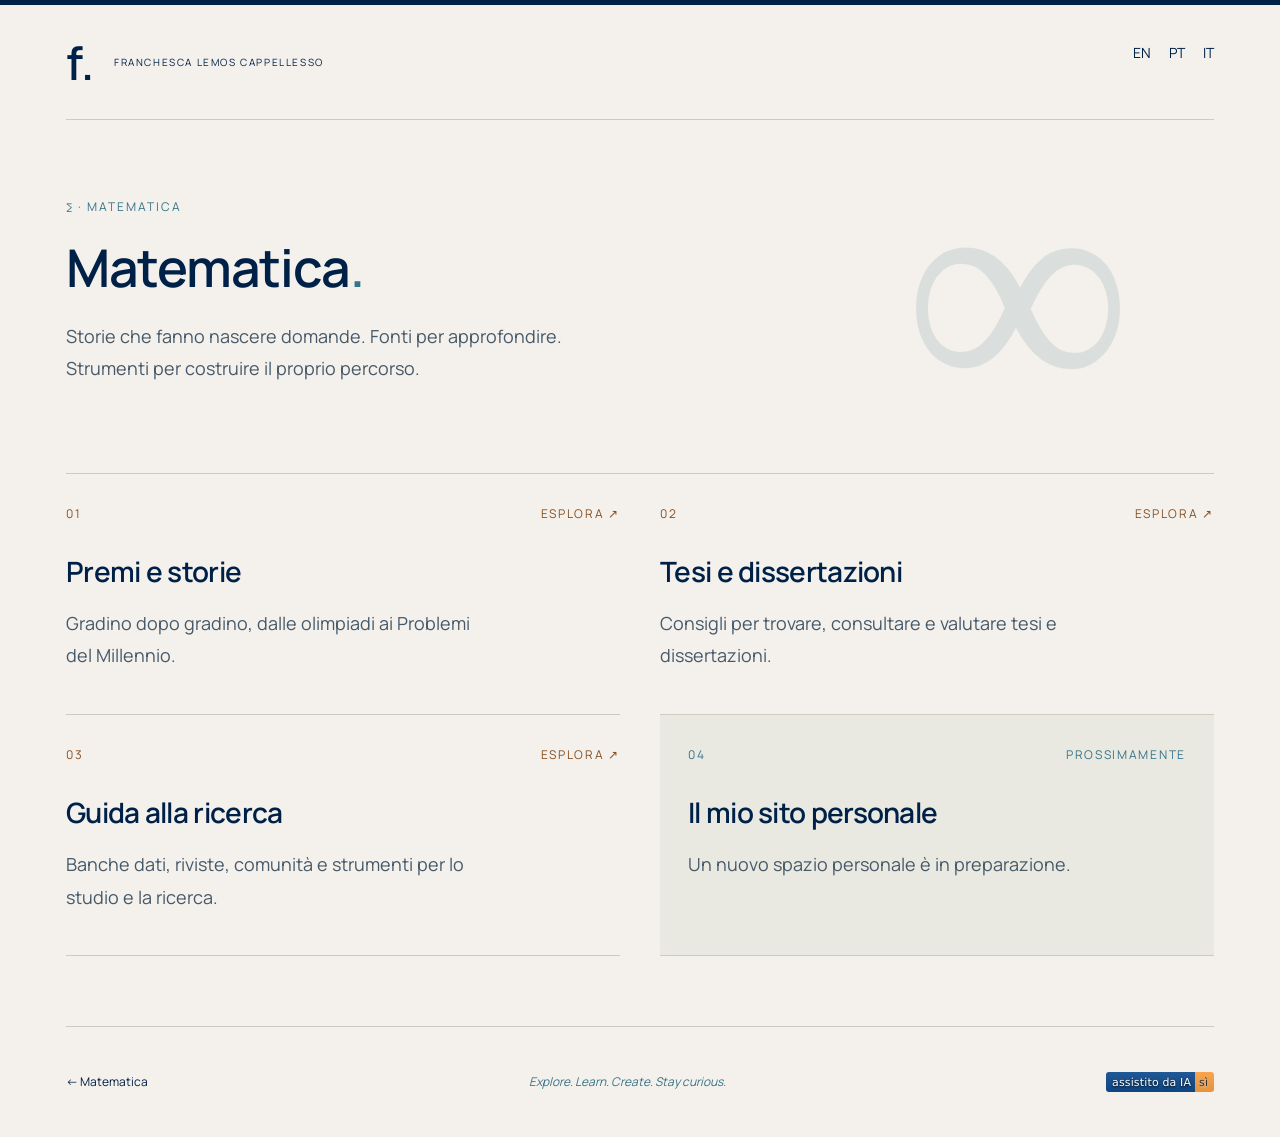
<file: matematica-it.html>
<!doctype html><html lang="it"><head><meta charset="utf-8"><meta name="viewport" content="width=device-width, initial-scale=1"><title>Matematica · Franchesca Lemos Cappellesso</title><link rel="stylesheet" href="fonts.css"><link rel="stylesheet" href="math-paths.css"><link rel="stylesheet" href="typography.css?v=3">
</head><body><div class="page"><header><a class="brand" href="index.html?lang=it">f. <span>Franchesca Lemos Cappellesso</span></a><nav aria-label="Language"><a href="mathematics.html">EN</a><a href="matematica.html">PT</a><a href="matematica-it.html">IT</a></nav></header><main><section class="hub-hero"><p class="eyebrow">∑ · Matematica</p><h1>Matematica<span>.</span></h1><p class="lead">Storie che fanno nascere domande. Fonti per approfondire. Strumenti per costruire il proprio percorso.</p><div class="math-orbit" aria-hidden="true">∞</div></section><section class="paths" aria-label="Matematica"><a class="path " href="lo-sapevi.html"><div class="path-top"><span>01</span><span>Esplora ↗</span></div><h2>Premi e storie</h2><p>Gradino dopo gradino, dalle olimpiadi ai Problemi del Millennio.</p></a><a class="path " href="tesi.html"><div class="path-top"><span>02</span><span>Esplora ↗</span></div><h2>Tesi e dissertazioni</h2><p>Consigli per trovare, consultare e valutare tesi e dissertazioni.</p></a><a class="path " href="guida-ricerca.html"><div class="path-top"><span>03</span><span>Esplora ↗</span></div><h2>Guida alla ricerca</h2><p>Banche dati, riviste, comunità e strumenti per lo studio e la ricerca.</p></a><article class="path reserved"><div class="path-top"><span>04</span><span>Prossimamente</span></div><h2>Il mio sito personale</h2><p>Un nuovo spazio personale è in preparazione.</p></article></section></main><footer><a href="matematica-it.html">← Matematica</a><span>Explore. Learn. Create. Stay curious.</span><img class="ai-badge" src="assets/icons/ai-assisted-it.svg" width="108" height="20" alt="Assistito da IA: sì" title="Realizzato in collaborazione con l'IA"></footer></div></body></html>
</file>
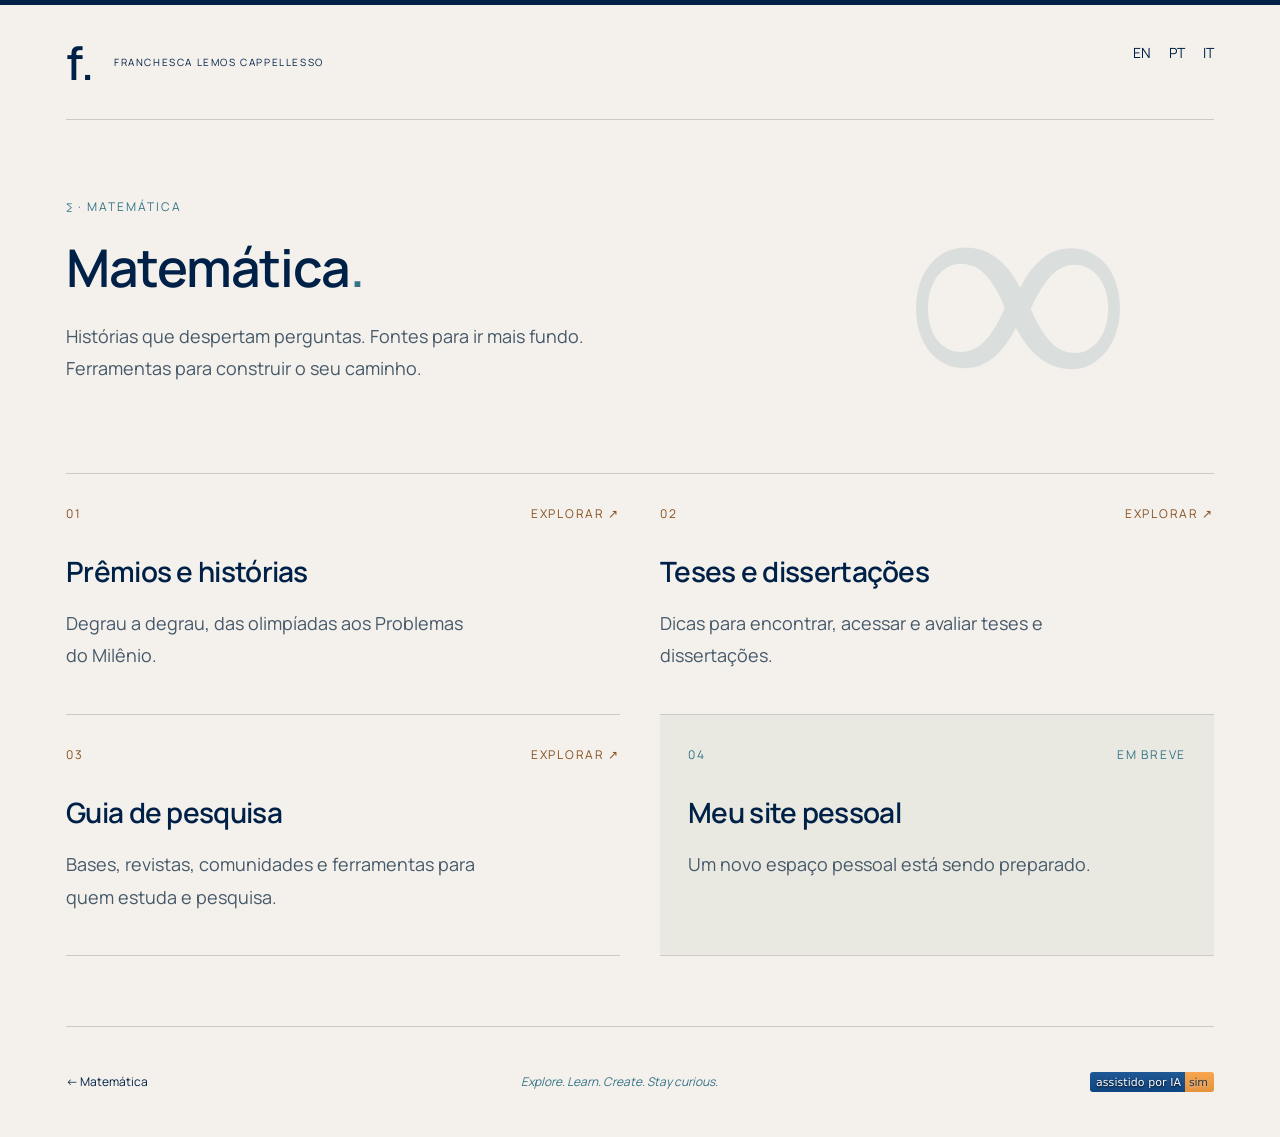
<file: matematica.html>
<!doctype html><html lang="pt"><head><meta charset="utf-8"><meta name="viewport" content="width=device-width, initial-scale=1"><title>Matemática · Franchesca Lemos Cappellesso</title><link rel="stylesheet" href="fonts.css"><link rel="stylesheet" href="math-paths.css"><link rel="stylesheet" href="typography.css?v=3">
</head><body><div class="page"><header><a class="brand" href="index.html?lang=pt">f. <span>Franchesca Lemos Cappellesso</span></a><nav aria-label="Language"><a href="mathematics.html">EN</a><a href="matematica.html">PT</a><a href="matematica-it.html">IT</a></nav></header><main><section class="hub-hero"><p class="eyebrow">∑ · Matemática</p><h1>Matemática<span>.</span></h1><p class="lead">Histórias que despertam perguntas. Fontes para ir mais fundo. Ferramentas para construir o seu caminho.</p><div class="math-orbit" aria-hidden="true">∞</div></section><section class="paths" aria-label="Matemática"><a class="path " href="voce-sabia.html"><div class="path-top"><span>01</span><span>Explorar ↗</span></div><h2>Prêmios e histórias</h2><p>Degrau a degrau, das olimpíadas aos Problemas do Milênio.</p></a><a class="path " href="teses.html"><div class="path-top"><span>02</span><span>Explorar ↗</span></div><h2>Teses e dissertações</h2><p>Dicas para encontrar, acessar e avaliar teses e dissertações.</p></a><a class="path " href="guia-pesquisa.html"><div class="path-top"><span>03</span><span>Explorar ↗</span></div><h2>Guia de pesquisa</h2><p>Bases, revistas, comunidades e ferramentas para quem estuda e pesquisa.</p></a><article class="path reserved"><div class="path-top"><span>04</span><span>Em breve</span></div><h2>Meu site pessoal</h2><p>Um novo espaço pessoal está sendo preparado.</p></article></section></main><footer><a href="matematica.html">← Matemática</a><span>Explore. Learn. Create. Stay curious.</span><img class="ai-badge" src="assets/icons/ai-assisted-pt.svg" width="124" height="20" alt="Assistido por IA: sim" title="Feito com a colaboração de IA"></footer></div></body></html>
</file>
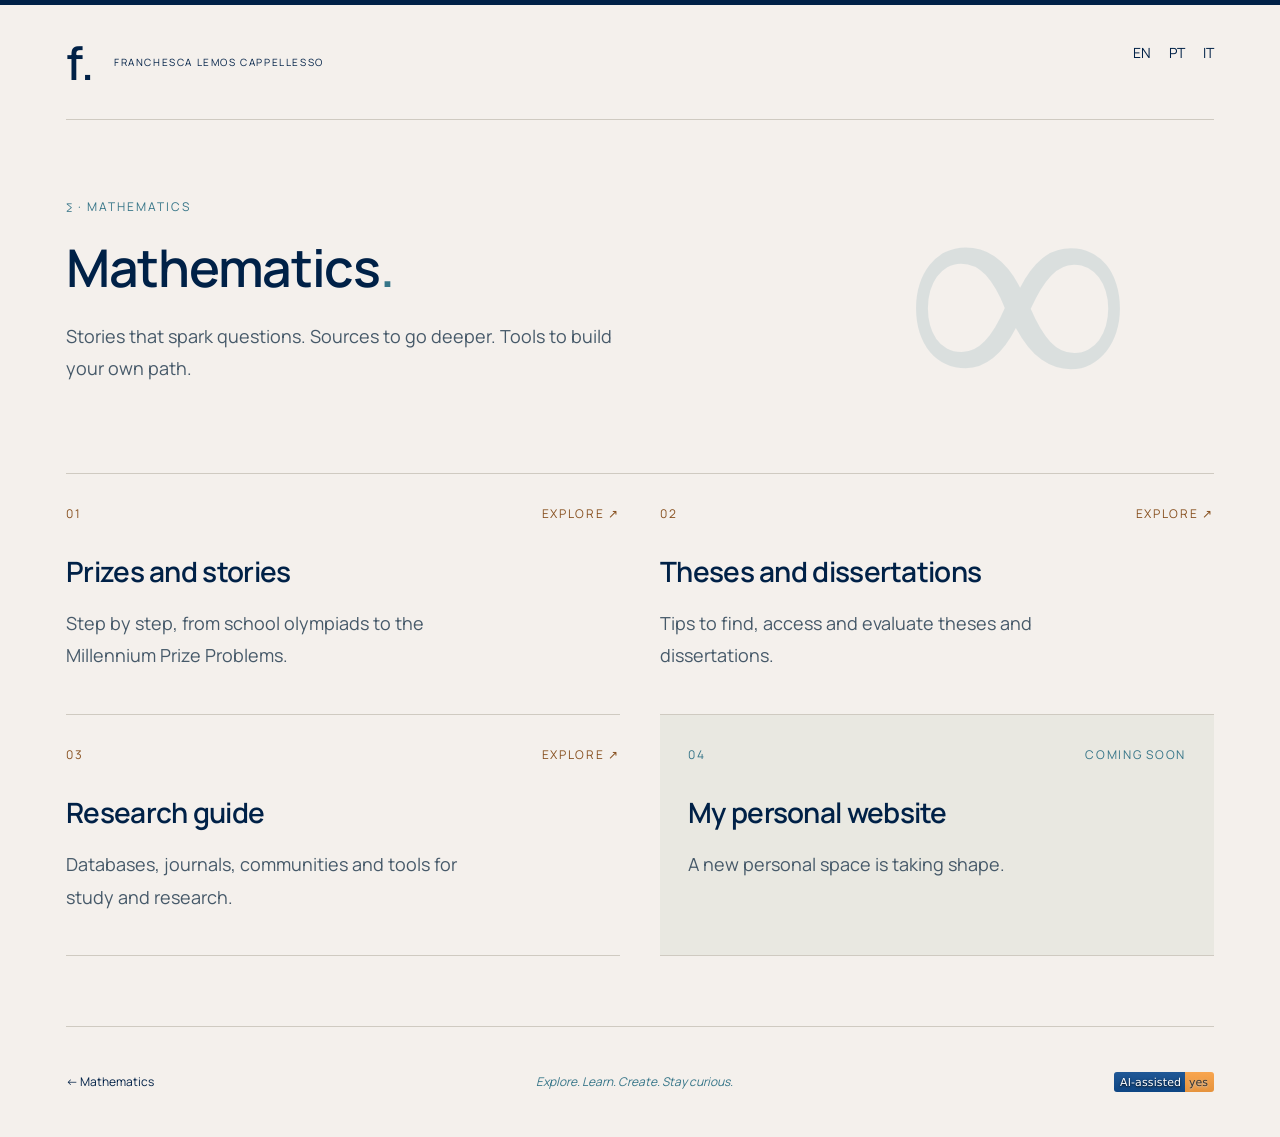
<file: mathematics.html>
<!doctype html><html lang="en"><head><meta charset="utf-8"><meta name="viewport" content="width=device-width, initial-scale=1"><title>Mathematics · Franchesca Lemos Cappellesso</title><link rel="stylesheet" href="fonts.css"><link rel="stylesheet" href="math-paths.css"><link rel="stylesheet" href="typography.css?v=3">
</head><body><div class="page"><header><a class="brand" href="index.html?lang=en">f. <span>Franchesca Lemos Cappellesso</span></a><nav aria-label="Language"><a href="mathematics.html">EN</a><a href="matematica.html">PT</a><a href="matematica-it.html">IT</a></nav></header><main><section class="hub-hero"><p class="eyebrow">∑ · Mathematics</p><h1>Mathematics<span>.</span></h1><p class="lead">Stories that spark questions. Sources to go deeper. Tools to build your own path.</p><div class="math-orbit" aria-hidden="true">∞</div></section><section class="paths" aria-label="Mathematics"><a class="path " href="did-you-know.html"><div class="path-top"><span>01</span><span>Explore ↗</span></div><h2>Prizes and stories</h2><p>Step by step, from school olympiads to the Millennium Prize Problems.</p></a><a class="path " href="theses.html"><div class="path-top"><span>02</span><span>Explore ↗</span></div><h2>Theses and dissertations</h2><p>Tips to find, access and evaluate theses and dissertations.</p></a><a class="path " href="research-guide.html"><div class="path-top"><span>03</span><span>Explore ↗</span></div><h2>Research guide</h2><p>Databases, journals, communities and tools for study and research.</p></a><article class="path reserved"><div class="path-top"><span>04</span><span>Coming soon</span></div><h2>My personal website</h2><p>A new personal space is taking shape.</p></article></section></main><footer><a href="mathematics.html">← Mathematics</a><span>Explore. Learn. Create. Stay curious.</span><img class="ai-badge" src="assets/icons/ai-assisted.svg" width="100" height="20" alt="AI-assisted: yes" title="Made in collaboration with AI"></footer></div></body></html>
</file>
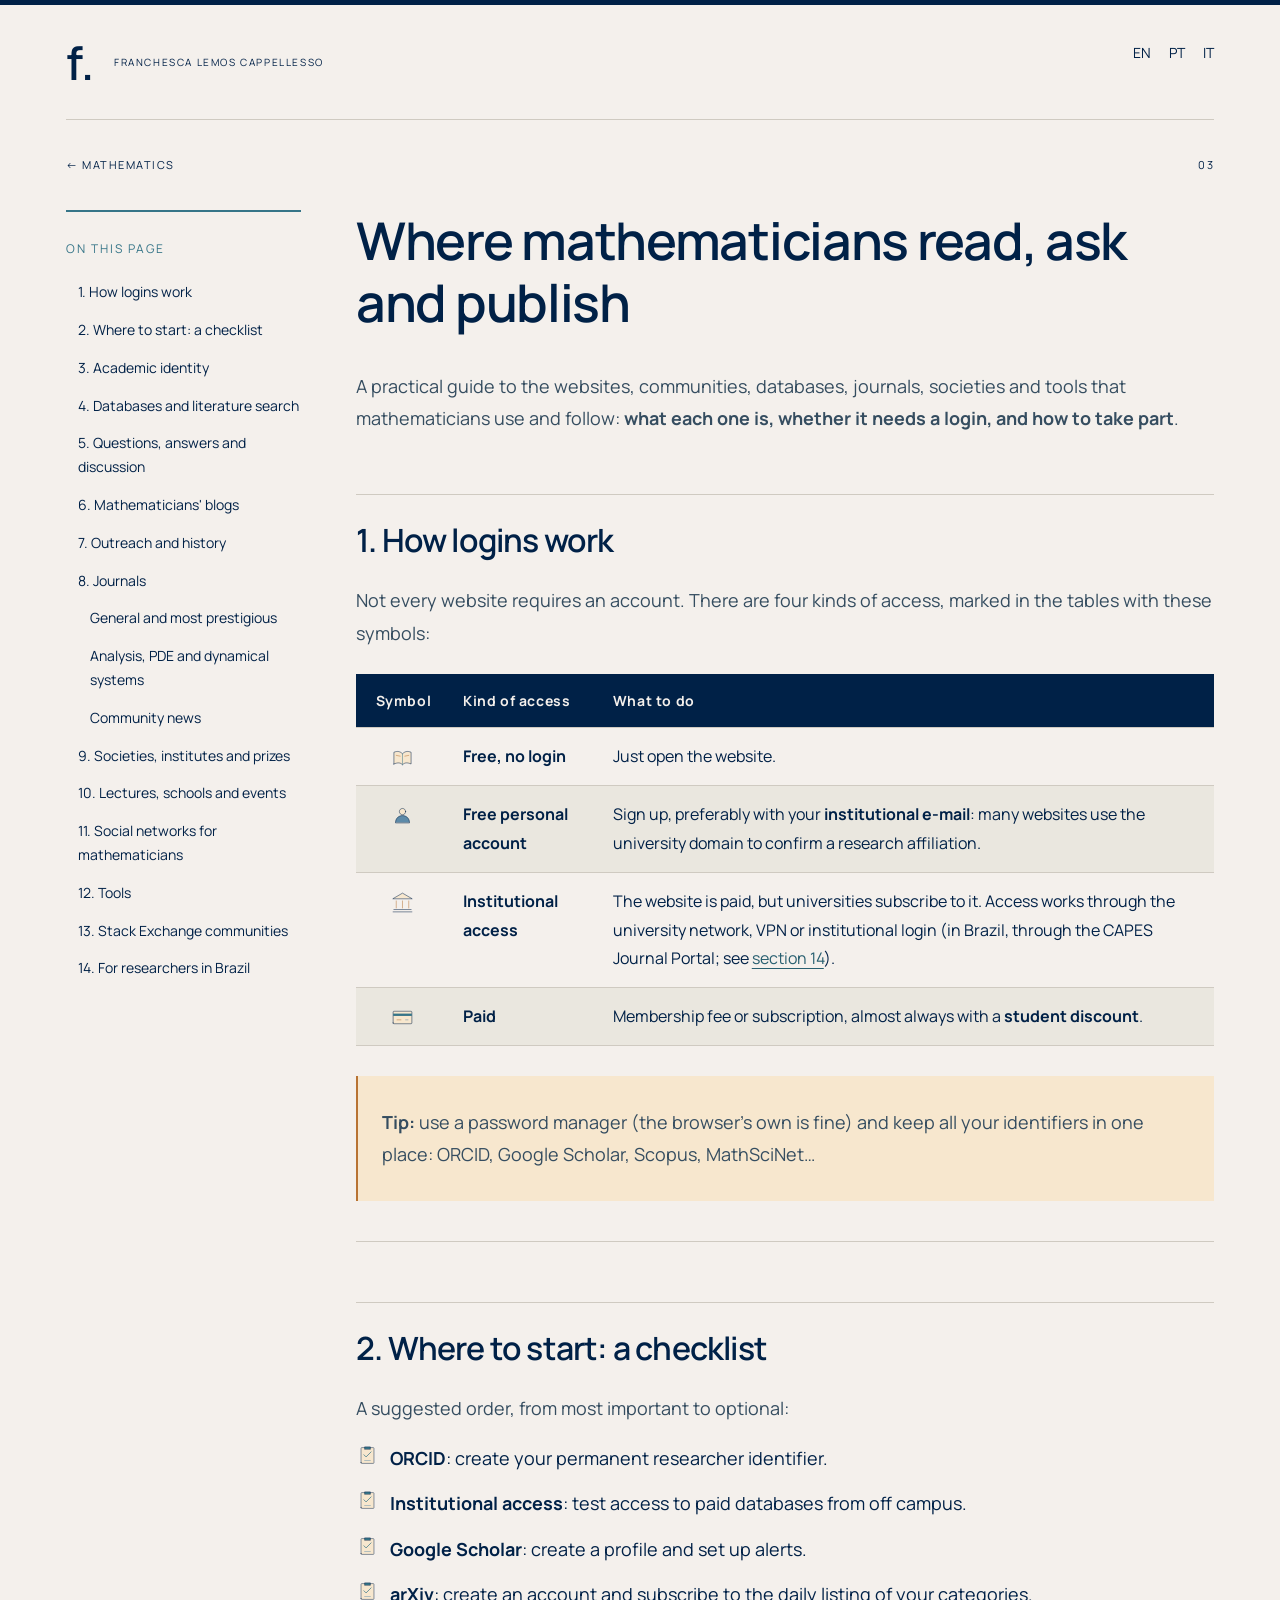
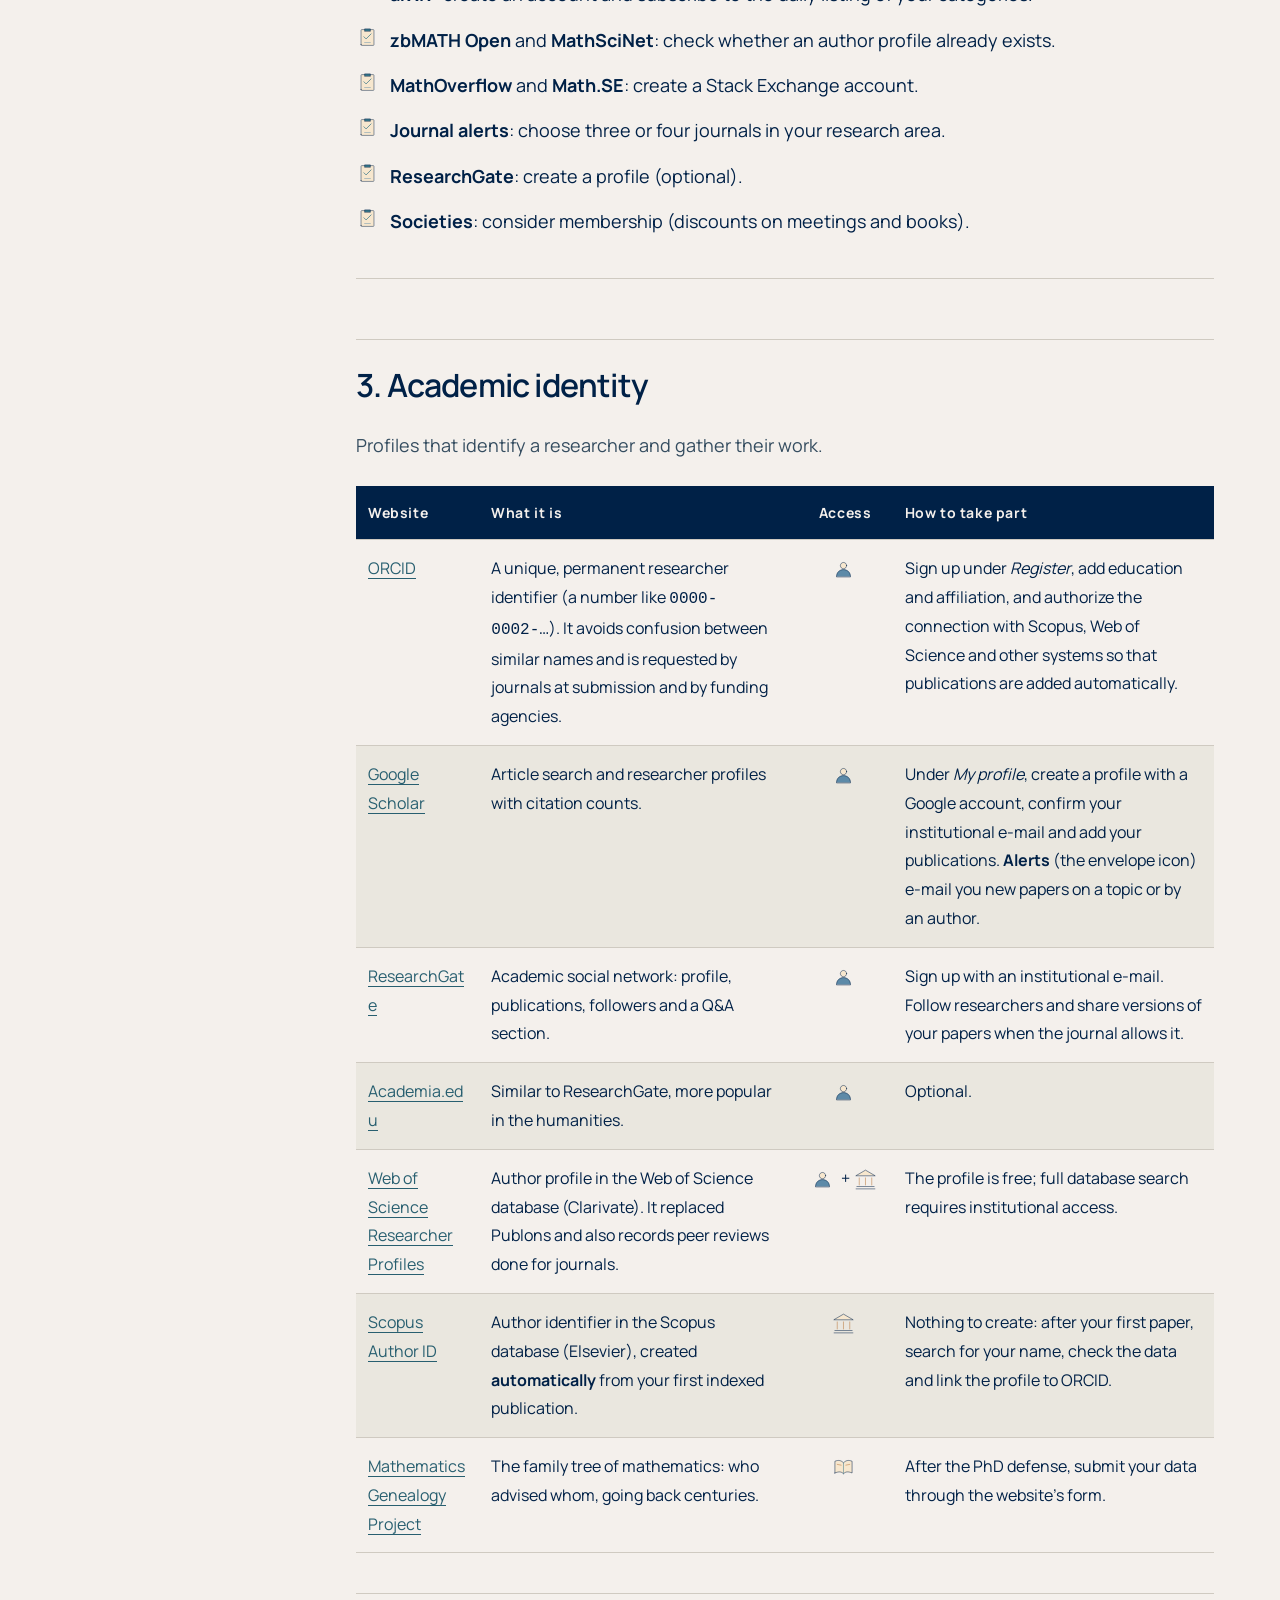
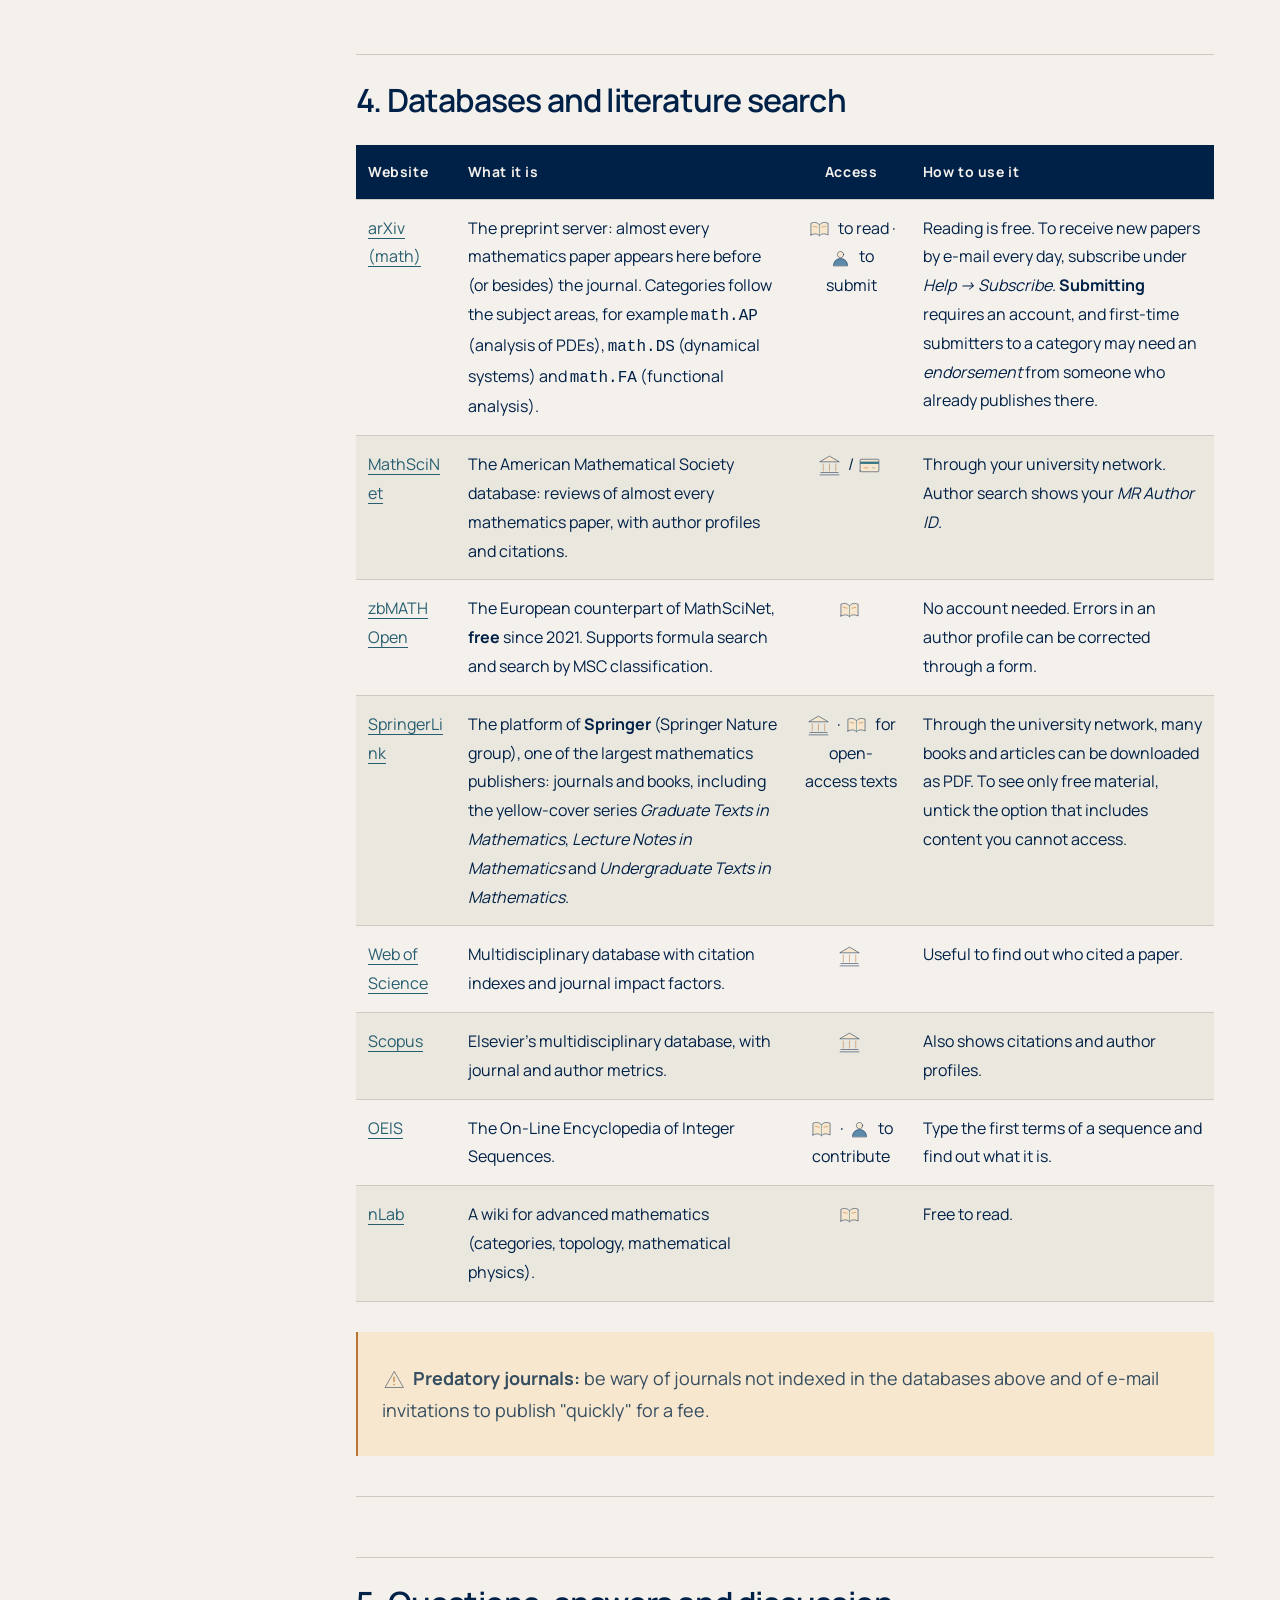
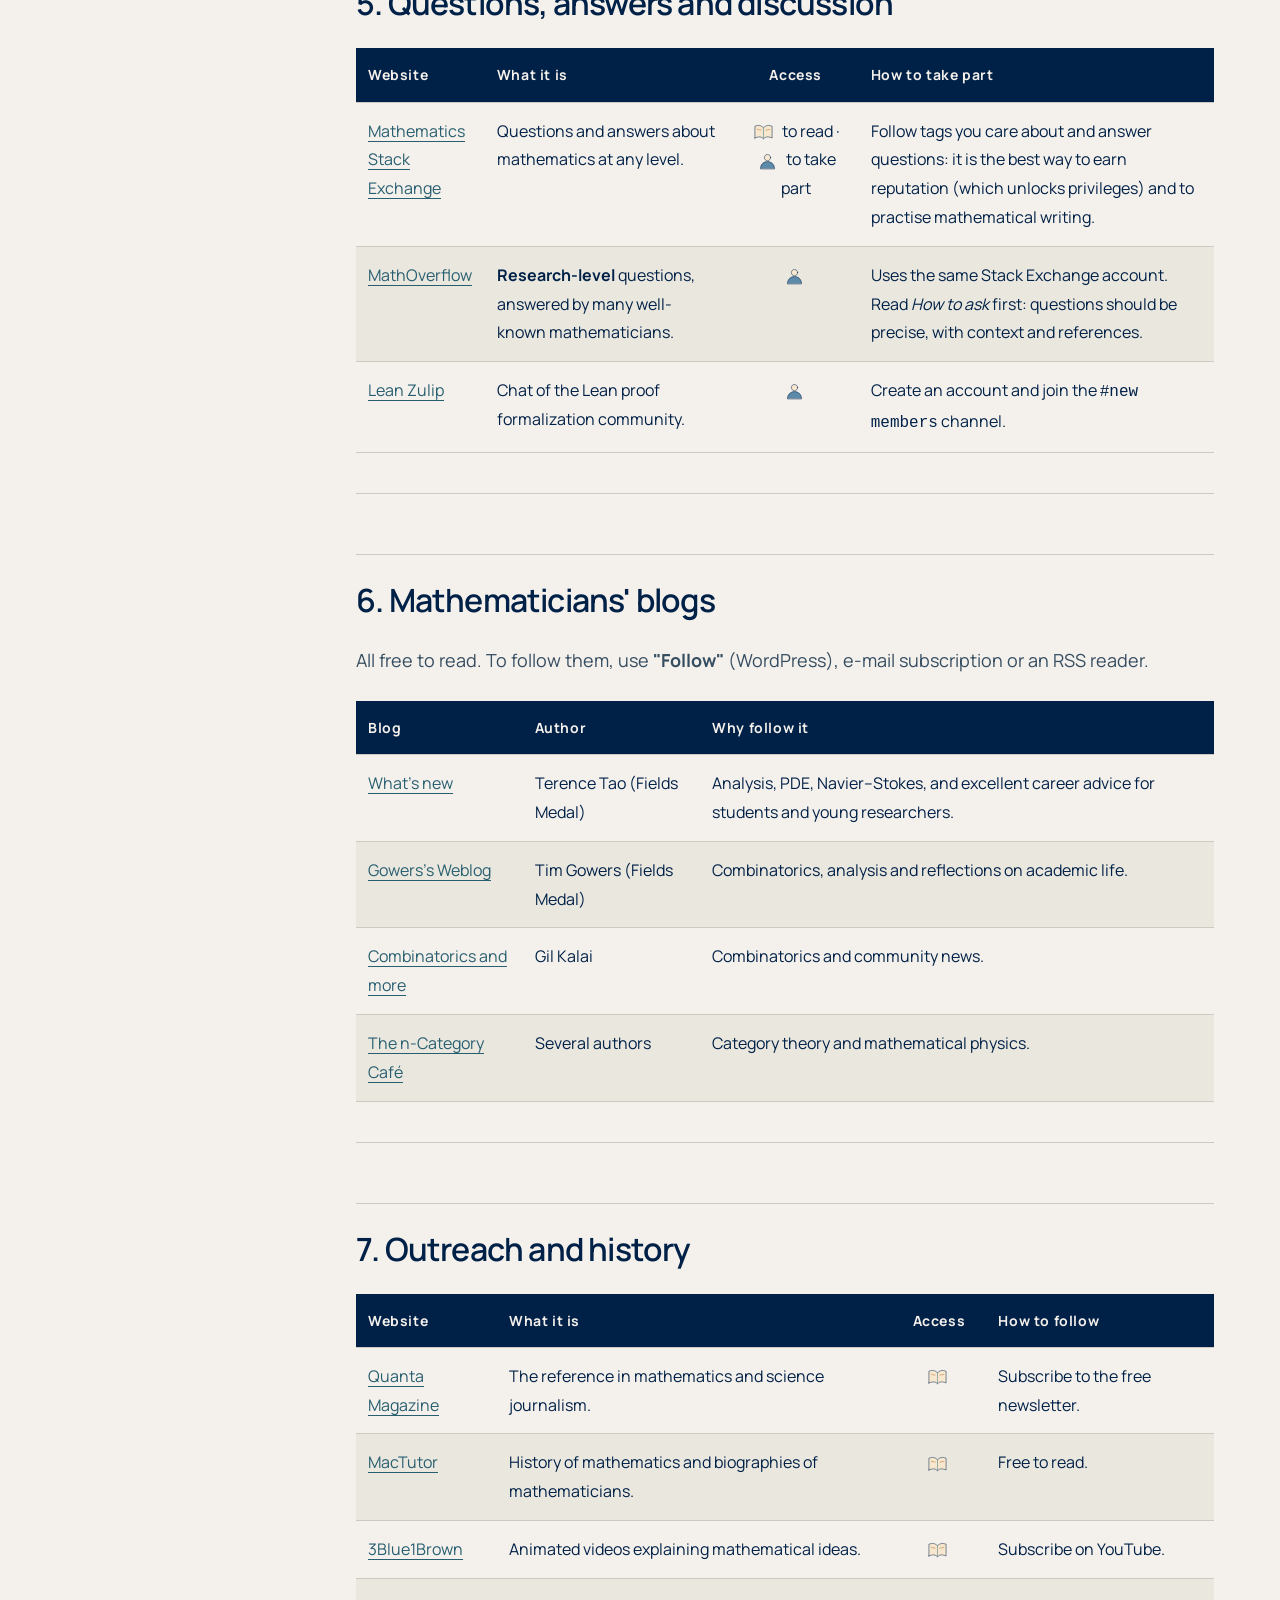
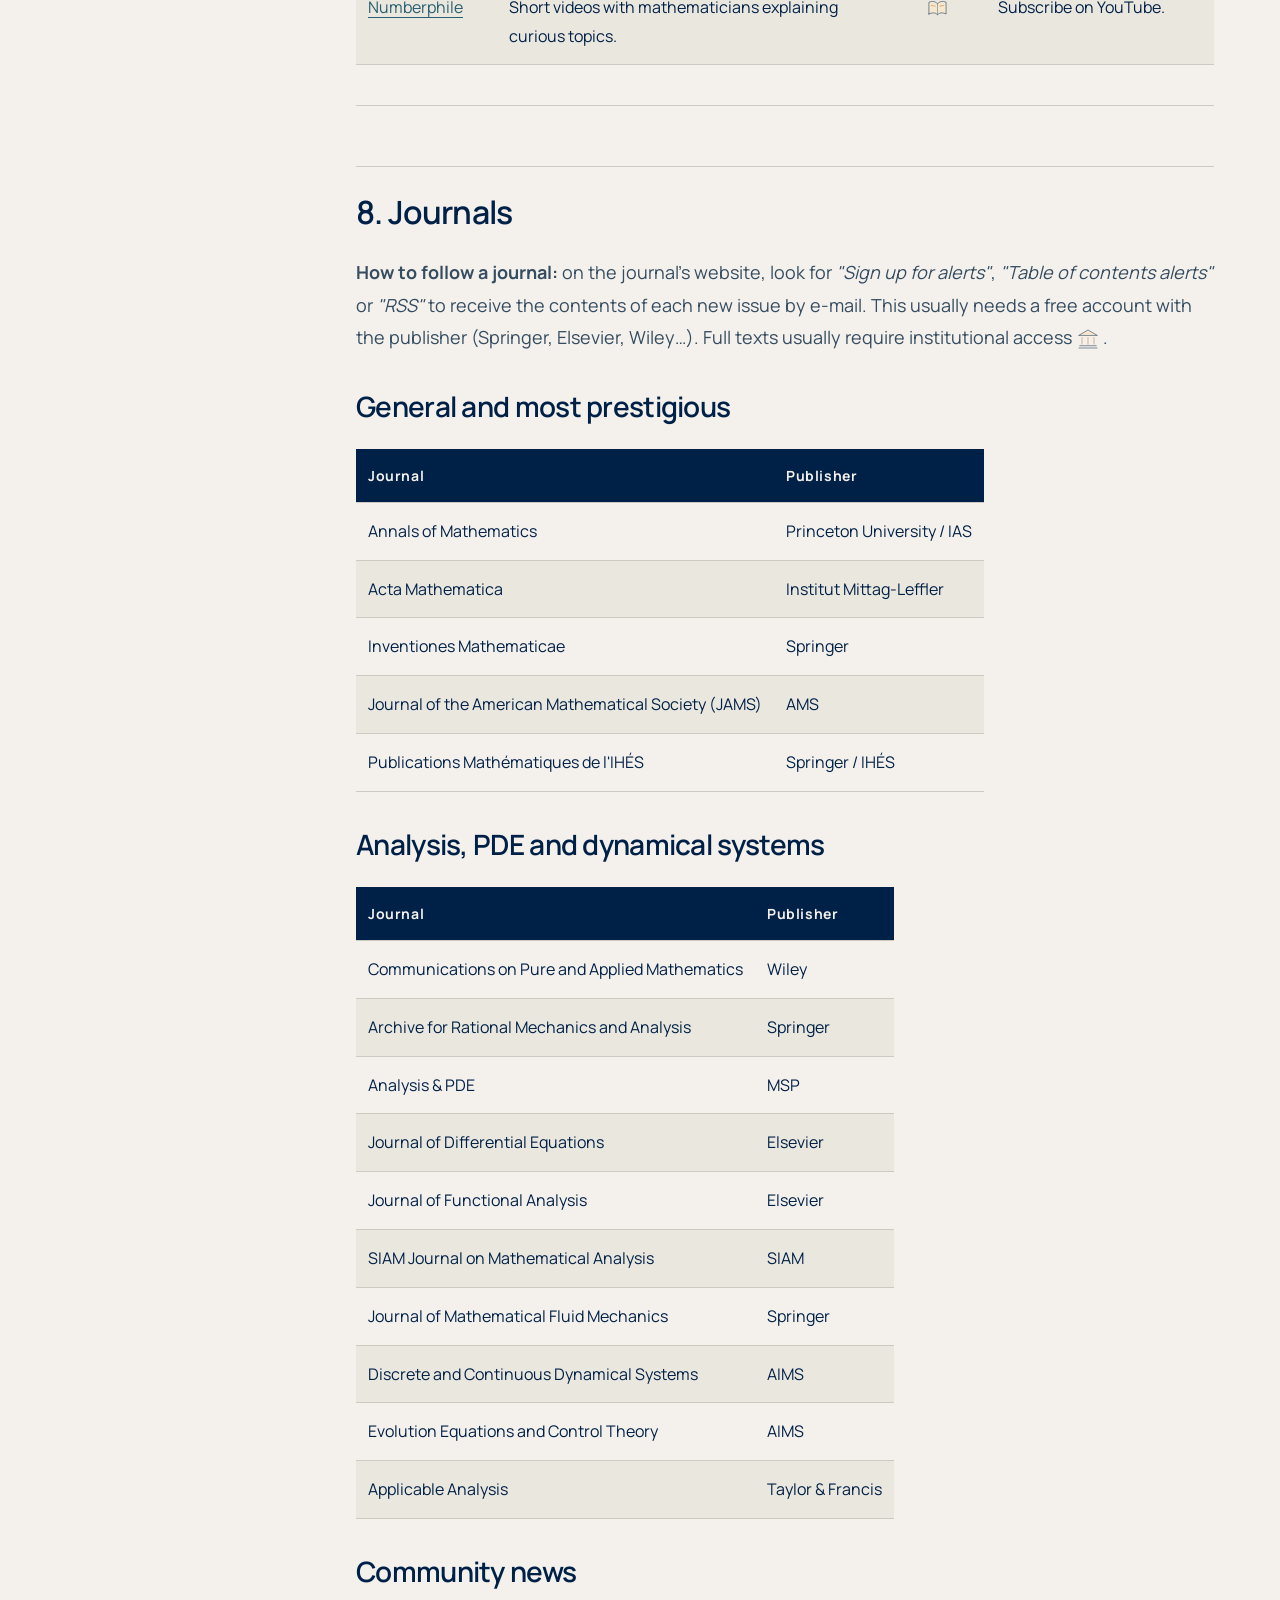
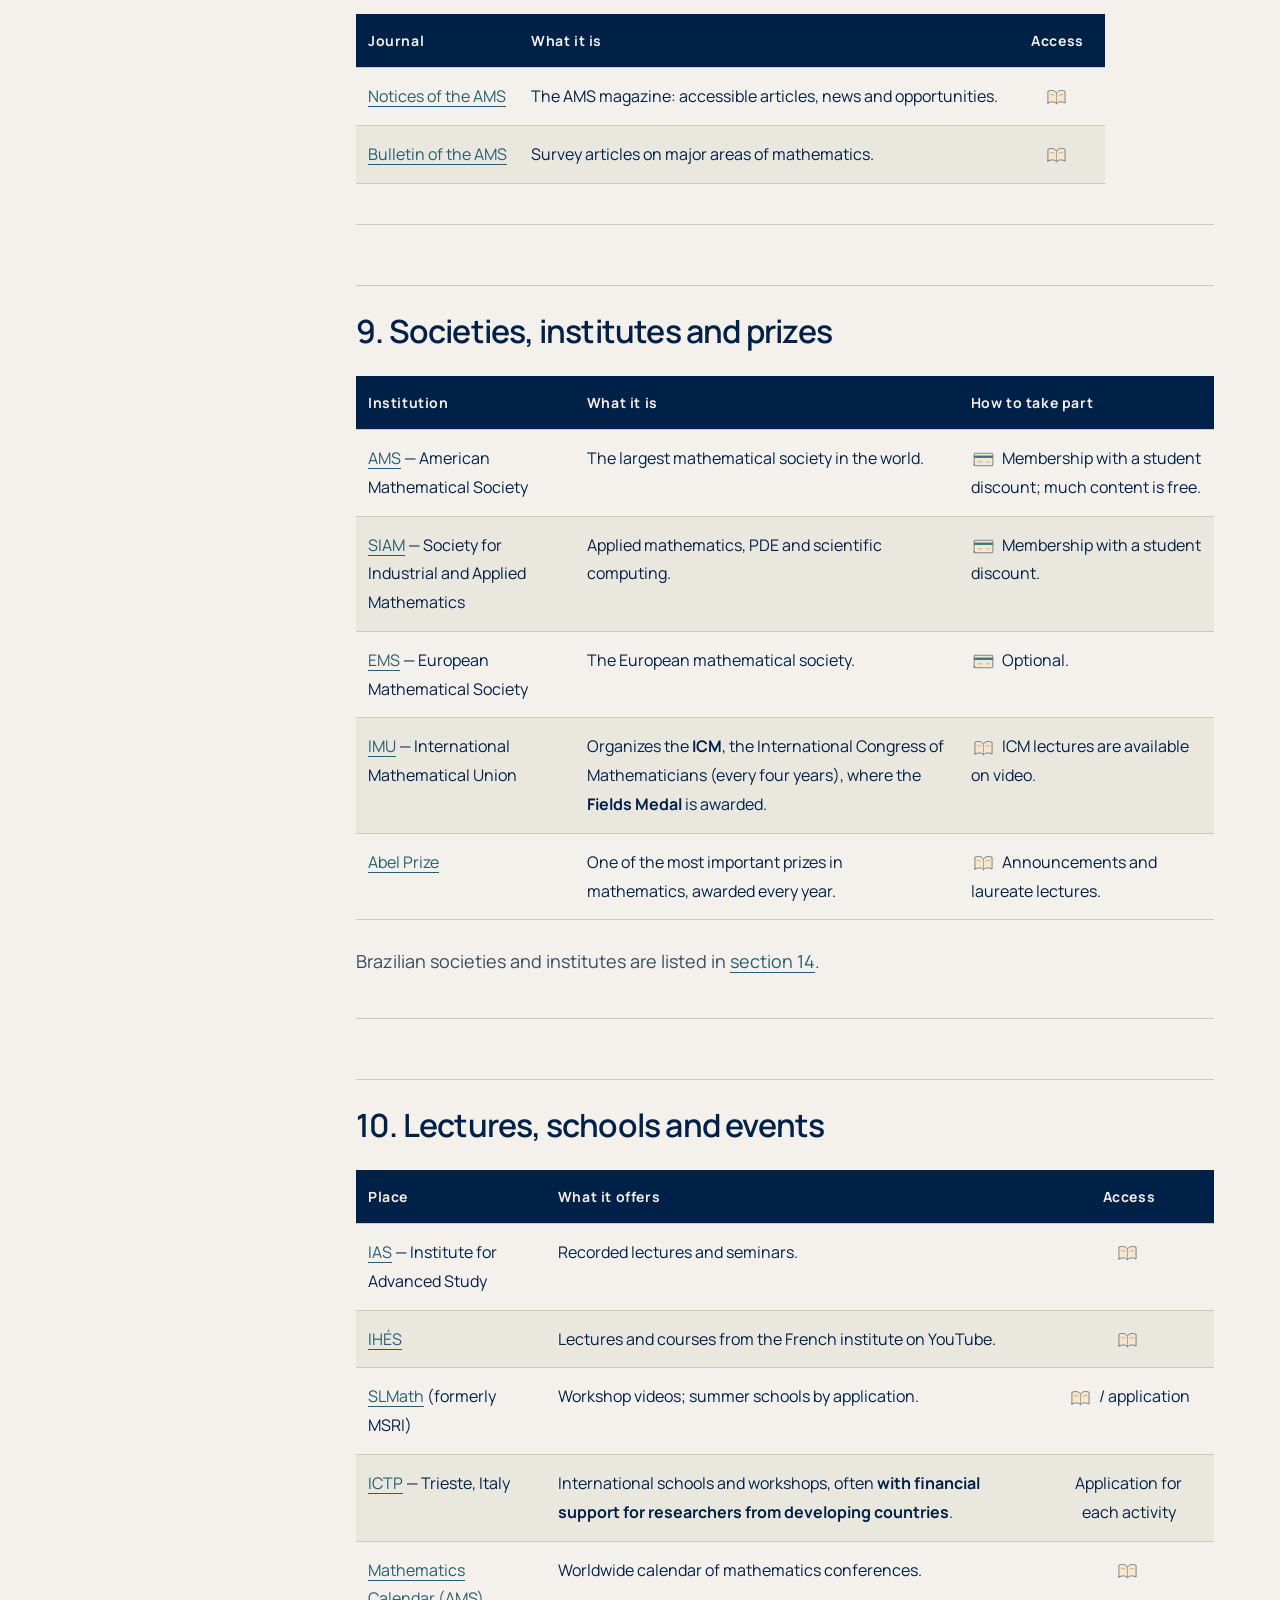
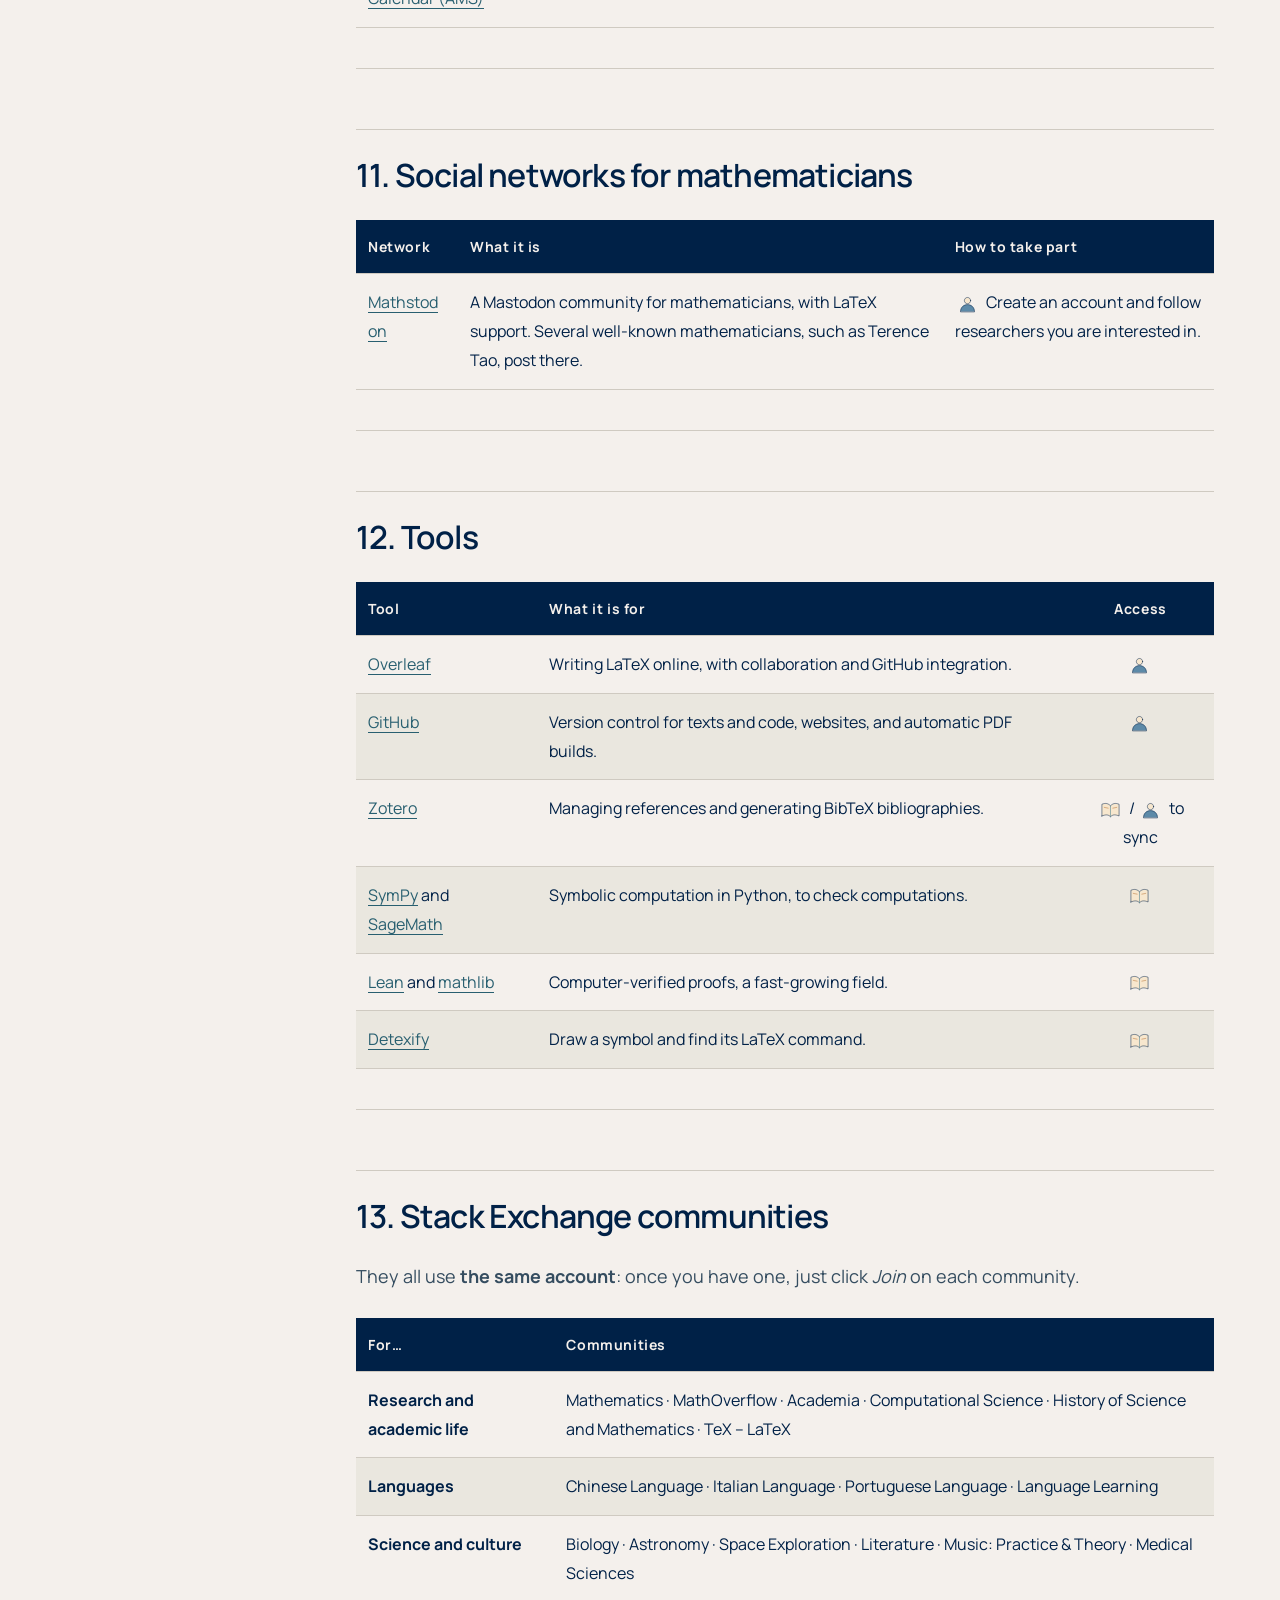
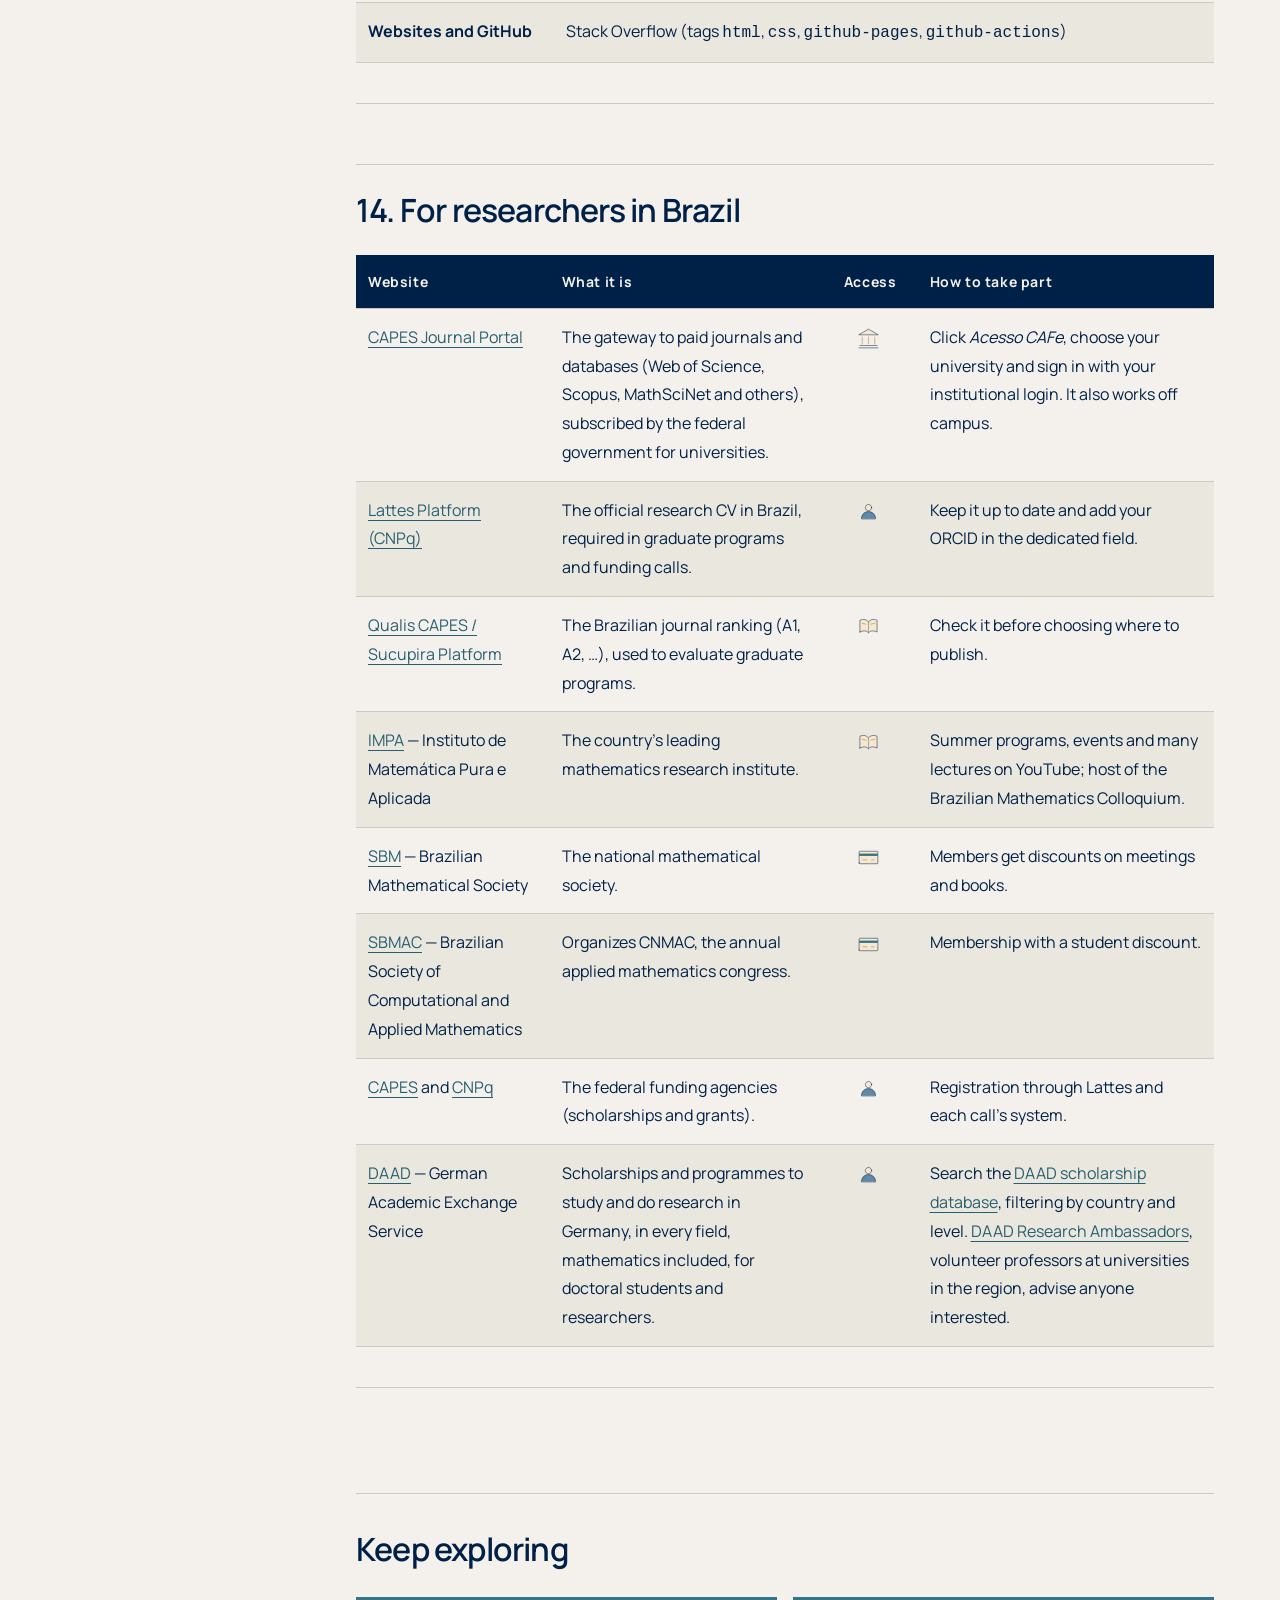
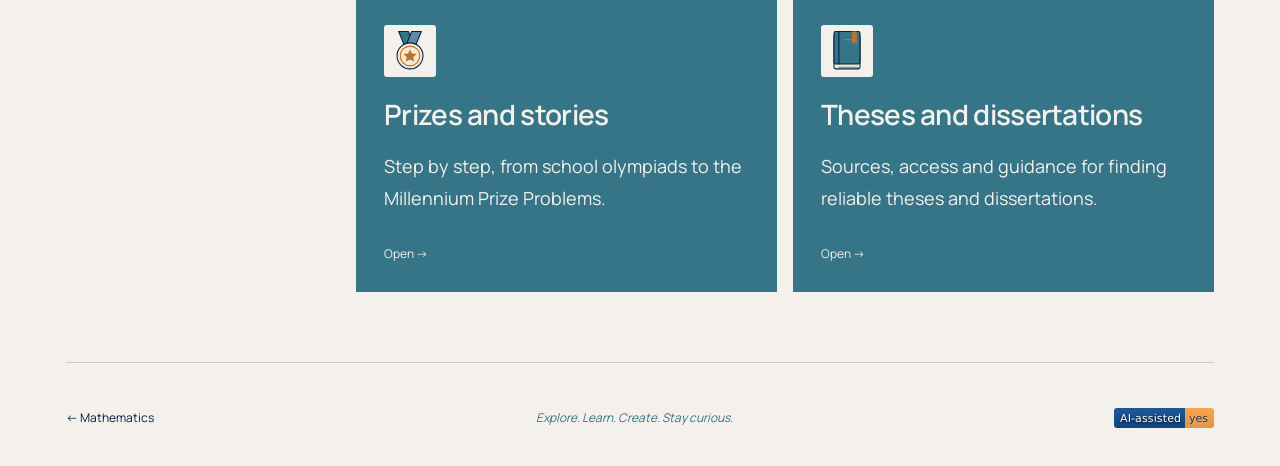
<file: research-guide.html>
<!doctype html><html lang="en"><head><meta charset="utf-8"><meta name="viewport" content="width=device-width, initial-scale=1"><title>Research guide · Franchesca Lemos Cappellesso</title><link rel="stylesheet" href="fonts.css"><link rel="stylesheet" href="math-paths.css?v=related-1"><link rel="stylesheet" href="typography.css?v=3">
</head><body><div class="page"><header><a class="brand" href="index.html?lang=en">f. <span>Franchesca Lemos Cappellesso</span></a><nav aria-label="Language"><a href="research-guide.html">EN</a><a href="guia-pesquisa.html">PT</a><a href="guida-ricerca.html">IT</a></nav></header><main><div class="reading-heading"><a href="mathematics.html">← Mathematics</a><span>03</span></div><div class="reading-layout"><aside><p class="eyebrow">On this page</p><div class="toc">
<ul>
<li><a href="#where-mathematicians-read-ask-and-publish">Where mathematicians read, ask and publish</a><ul>
<li><a href="#1-how-logins-work">1. How logins work</a></li>
<li><a href="#2-where-to-start-a-checklist">2. Where to start: a checklist</a></li>
<li><a href="#3-academic-identity">3. Academic identity</a></li>
<li><a href="#4-databases-and-literature-search">4. Databases and literature search</a></li>
<li><a href="#5-questions-answers-and-discussion">5. Questions, answers and discussion</a></li>
<li><a href="#6-mathematicians-blogs">6. Mathematicians' blogs</a></li>
<li><a href="#7-outreach-and-history">7. Outreach and history</a></li>
<li><a href="#8-journals">8. Journals</a><ul>
<li><a href="#general-and-most-prestigious">General and most prestigious</a></li>
<li><a href="#analysis-pde-and-dynamical-systems">Analysis, PDE and dynamical systems</a></li>
<li><a href="#community-news">Community news</a></li>
</ul>
</li>
<li><a href="#9-societies-institutes-and-prizes">9. Societies, institutes and prizes</a></li>
<li><a href="#10-lectures-schools-and-events">10. Lectures, schools and events</a></li>
<li><a href="#11-social-networks-for-mathematicians">11. Social networks for mathematicians</a></li>
<li><a href="#12-tools">12. Tools</a></li>
<li><a href="#13-stack-exchange-communities">13. Stack Exchange communities</a></li>
<li><a href="#14-for-researchers-in-brazil">14. For researchers in Brazil</a></li>
</ul>
</li>
</ul>
</div>
</aside><article class="prose"><h1 id="where-mathematicians-read-ask-and-publish">Where mathematicians read, ask and publish</h1>
<p>A practical guide to the websites, communities, databases, journals,
societies and tools that mathematicians use and follow: <strong>what each one is,
whether it needs a login, and how to take part</strong>.</p>
<h2 id="1-how-logins-work">1. How logins work</h2>
<p>Not every website requires an account. There are four kinds of access,
marked in the tables with these symbols:</p>
<table>
<thead>
<tr>
<th style="text-align: center;">Symbol</th>
<th>Kind of access</th>
<th>What to do</th>
</tr>
</thead>
<tbody>
<tr>
<td style="text-align: center;"><img class="access-icon" src="assets/icons/free.svg" alt="Free access"></td>
<td><strong>Free, no login</strong></td>
<td>Just open the website.</td>
</tr>
<tr>
<td style="text-align: center;"><img class="access-icon" src="assets/icons/account.svg" alt="Personal account"></td>
<td><strong>Free personal account</strong></td>
<td>Sign up, preferably with your <strong>institutional e-mail</strong>: many websites use the university domain to confirm a research affiliation.</td>
</tr>
<tr>
<td style="text-align: center;"><img class="access-icon" src="assets/icons/institution.svg" alt="Institutional access"></td>
<td><strong>Institutional access</strong></td>
<td>The website is paid, but universities subscribe to it. Access works through the university network, VPN or institutional login (in Brazil, through the CAPES Journal Portal; see <a href="#14-for-researchers-in-brazil">section 14</a>).</td>
</tr>
<tr>
<td style="text-align: center;"><img class="access-icon" src="assets/icons/payment.svg" alt="Paid access"></td>
<td><strong>Paid</strong></td>
<td>Membership fee or subscription, almost always with a <strong>student discount</strong>.</td>
</tr>
</tbody>
</table>
<blockquote>
<p><strong>Tip:</strong> use a password manager (the browser's own is fine) and keep all
your identifiers in one place: ORCID, Google Scholar, Scopus, MathSciNet…</p>
</blockquote>
<hr />
<h2 id="2-where-to-start-a-checklist">2. Where to start: a checklist</h2>
<p>A suggested order, from most important to optional:</p>
<ul>
<li class="research-check"><img class="access-icon" src="assets/icons/checklist.svg" alt="" aria-hidden="true"> <strong>ORCID</strong>: create your permanent researcher identifier.</li>
<li class="research-check"><img class="access-icon" src="assets/icons/checklist.svg" alt="" aria-hidden="true"> <strong>Institutional access</strong>: test access to paid databases from off campus.</li>
<li class="research-check"><img class="access-icon" src="assets/icons/checklist.svg" alt="" aria-hidden="true"> <strong>Google Scholar</strong>: create a profile and set up alerts.</li>
<li class="research-check"><img class="access-icon" src="assets/icons/checklist.svg" alt="" aria-hidden="true"> <strong>arXiv</strong>: create an account and subscribe to the daily listing of your categories.</li>
<li class="research-check"><img class="access-icon" src="assets/icons/checklist.svg" alt="" aria-hidden="true"> <strong>zbMATH Open</strong> and <strong>MathSciNet</strong>: check whether an author profile already exists.</li>
<li class="research-check"><img class="access-icon" src="assets/icons/checklist.svg" alt="" aria-hidden="true"> <strong>MathOverflow</strong> and <strong>Math.SE</strong>: create a Stack Exchange account.</li>
<li class="research-check"><img class="access-icon" src="assets/icons/checklist.svg" alt="" aria-hidden="true"> <strong>Journal alerts</strong>: choose three or four journals in your research area.</li>
<li class="research-check"><img class="access-icon" src="assets/icons/checklist.svg" alt="" aria-hidden="true"> <strong>ResearchGate</strong>: create a profile (optional).</li>
<li class="research-check"><img class="access-icon" src="assets/icons/checklist.svg" alt="" aria-hidden="true"> <strong>Societies</strong>: consider membership (discounts on meetings and books).</li>
</ul>
<hr />
<h2 id="3-academic-identity">3. Academic identity</h2>
<p>Profiles that identify a researcher and gather their work.</p>
<table>
<thead>
<tr>
<th>Website</th>
<th>What it is</th>
<th style="text-align: center;">Access</th>
<th>How to take part</th>
</tr>
</thead>
<tbody>
<tr>
<td><a href="https://orcid.org">ORCID</a></td>
<td>A unique, permanent researcher identifier (a number like <code>0000-0002-…</code>). It avoids confusion between similar names and is requested by journals at submission and by funding agencies.</td>
<td style="text-align: center;"><img class="access-icon" src="assets/icons/account.svg" alt="Personal account"></td>
<td>Sign up under <em>Register</em>, add education and affiliation, and authorize the connection with Scopus, Web of Science and other systems so that publications are added automatically.</td>
</tr>
<tr>
<td><a href="https://scholar.google.com">Google Scholar</a></td>
<td>Article search and researcher profiles with citation counts.</td>
<td style="text-align: center;"><img class="access-icon" src="assets/icons/account.svg" alt="Personal account"></td>
<td>Under <em>My profile</em>, create a profile with a Google account, confirm your institutional e-mail and add your publications. <strong>Alerts</strong> (the envelope icon) e-mail you new papers on a topic or by an author.</td>
</tr>
<tr>
<td><a href="https://www.researchgate.net">ResearchGate</a></td>
<td>Academic social network: profile, publications, followers and a Q&amp;A section.</td>
<td style="text-align: center;"><img class="access-icon" src="assets/icons/account.svg" alt="Personal account"></td>
<td>Sign up with an institutional e-mail. Follow researchers and share versions of your papers when the journal allows it.</td>
</tr>
<tr>
<td><a href="https://www.academia.edu">Academia.edu</a></td>
<td>Similar to ResearchGate, more popular in the humanities.</td>
<td style="text-align: center;"><img class="access-icon" src="assets/icons/account.svg" alt="Personal account"></td>
<td>Optional.</td>
</tr>
<tr>
<td><a href="https://www.webofscience.com">Web of Science Researcher Profiles</a></td>
<td>Author profile in the Web of Science database (Clarivate). It replaced Publons and also records peer reviews done for journals.</td>
<td style="text-align: center;"><img class="access-icon" src="assets/icons/account.svg" alt="Personal account"> + <img class="access-icon" src="assets/icons/institution.svg" alt="Institutional access"></td>
<td>The profile is free; full database search requires institutional access.</td>
</tr>
<tr>
<td><a href="https://www.scopus.com">Scopus Author ID</a></td>
<td>Author identifier in the Scopus database (Elsevier), created <strong>automatically</strong> from your first indexed publication.</td>
<td style="text-align: center;"><img class="access-icon" src="assets/icons/institution.svg" alt="Institutional access"></td>
<td>Nothing to create: after your first paper, search for your name, check the data and link the profile to ORCID.</td>
</tr>
<tr>
<td><a href="https://www.mathgenealogy.org">Mathematics Genealogy Project</a></td>
<td>The family tree of mathematics: who advised whom, going back centuries.</td>
<td style="text-align: center;"><img class="access-icon" src="assets/icons/free.svg" alt="Free access"></td>
<td>After the PhD defense, submit your data through the website's form.</td>
</tr>
</tbody>
</table>
<hr />
<h2 id="4-databases-and-literature-search">4. Databases and literature search</h2>
<table>
<thead>
<tr>
<th>Website</th>
<th>What it is</th>
<th style="text-align: center;">Access</th>
<th>How to use it</th>
</tr>
</thead>
<tbody>
<tr>
<td><a href="https://arxiv.org/archive/math">arXiv (math)</a></td>
<td>The preprint server: almost every mathematics paper appears here before (or besides) the journal. Categories follow the subject areas, for example <code>math.AP</code> (analysis of PDEs), <code>math.DS</code> (dynamical systems) and <code>math.FA</code> (functional analysis).</td>
<td style="text-align: center;"><img class="access-icon" src="assets/icons/free.svg" alt="Free access"> to read · <img class="access-icon" src="assets/icons/account.svg" alt="Personal account"> to submit</td>
<td>Reading is free. To receive new papers by e-mail every day, subscribe under <em>Help → Subscribe</em>. <strong>Submitting</strong> requires an account, and first-time submitters to a category may need an <em>endorsement</em> from someone who already publishes there.</td>
</tr>
<tr>
<td><a href="https://mathscinet.ams.org">MathSciNet</a></td>
<td>The American Mathematical Society database: reviews of almost every mathematics paper, with author profiles and citations.</td>
<td style="text-align: center;"><img class="access-icon" src="assets/icons/institution.svg" alt="Institutional access"> / <img class="access-icon" src="assets/icons/payment.svg" alt="Paid access"></td>
<td>Through your university network. Author search shows your <em>MR Author ID</em>.</td>
</tr>
<tr>
<td><a href="https://zbmath.org">zbMATH Open</a></td>
<td>The European counterpart of MathSciNet, <strong>free</strong> since 2021. Supports formula search and search by MSC classification.</td>
<td style="text-align: center;"><img class="access-icon" src="assets/icons/free.svg" alt="Free access"></td>
<td>No account needed. Errors in an author profile can be corrected through a form.</td>
</tr>
<tr>
<td><a href="https://link.springer.com">SpringerLink</a></td>
<td>The platform of <strong>Springer</strong> (Springer Nature group), one of the largest mathematics publishers: journals and books, including the yellow-cover series <em>Graduate Texts in Mathematics</em>, <em>Lecture Notes in Mathematics</em> and <em>Undergraduate Texts in Mathematics</em>.</td>
<td style="text-align: center;"><img class="access-icon" src="assets/icons/institution.svg" alt="Institutional access"> · <img class="access-icon" src="assets/icons/free.svg" alt="Free access"> for open-access texts</td>
<td>Through the university network, many books and articles can be downloaded as PDF. To see only free material, untick the option that includes content you cannot access.</td>
</tr>
<tr>
<td><a href="https://www.webofscience.com">Web of Science</a></td>
<td>Multidisciplinary database with citation indexes and journal impact factors.</td>
<td style="text-align: center;"><img class="access-icon" src="assets/icons/institution.svg" alt="Institutional access"></td>
<td>Useful to find out who cited a paper.</td>
</tr>
<tr>
<td><a href="https://www.scopus.com">Scopus</a></td>
<td>Elsevier's multidisciplinary database, with journal and author metrics.</td>
<td style="text-align: center;"><img class="access-icon" src="assets/icons/institution.svg" alt="Institutional access"></td>
<td>Also shows citations and author profiles.</td>
</tr>
<tr>
<td><a href="https://oeis.org">OEIS</a></td>
<td>The On-Line Encyclopedia of Integer Sequences.</td>
<td style="text-align: center;"><img class="access-icon" src="assets/icons/free.svg" alt="Free access"> · <img class="access-icon" src="assets/icons/account.svg" alt="Personal account"> to contribute</td>
<td>Type the first terms of a sequence and find out what it is.</td>
</tr>
<tr>
<td><a href="https://ncatlab.org">nLab</a></td>
<td>A wiki for advanced mathematics (categories, topology, mathematical physics).</td>
<td style="text-align: center;"><img class="access-icon" src="assets/icons/free.svg" alt="Free access"></td>
<td>Free to read.</td>
</tr>
</tbody>
</table>
<blockquote>
<p><img class="access-icon" src="assets/icons/caution.svg" alt="Caution"> <strong>Predatory journals:</strong> be wary of journals not indexed in the databases
above and of e-mail invitations to publish "quickly" for a fee.</p>
</blockquote>
<hr />
<h2 id="5-questions-answers-and-discussion">5. Questions, answers and discussion</h2>
<table>
<thead>
<tr>
<th>Website</th>
<th>What it is</th>
<th style="text-align: center;">Access</th>
<th>How to take part</th>
</tr>
</thead>
<tbody>
<tr>
<td><a href="https://math.stackexchange.com">Mathematics Stack Exchange</a></td>
<td>Questions and answers about mathematics at any level.</td>
<td style="text-align: center;"><img class="access-icon" src="assets/icons/free.svg" alt="Free access"> to read · <img class="access-icon" src="assets/icons/account.svg" alt="Personal account"> to take part</td>
<td>Follow tags you care about and answer questions: it is the best way to earn reputation (which unlocks privileges) and to practise mathematical writing.</td>
</tr>
<tr>
<td><a href="https://mathoverflow.net">MathOverflow</a></td>
<td><strong>Research-level</strong> questions, answered by many well-known mathematicians.</td>
<td style="text-align: center;"><img class="access-icon" src="assets/icons/account.svg" alt="Personal account"></td>
<td>Uses the same Stack Exchange account. Read <em>How to ask</em> first: questions should be precise, with context and references.</td>
</tr>
<tr>
<td><a href="https://leanprover.zulipchat.com">Lean Zulip</a></td>
<td>Chat of the Lean proof formalization community.</td>
<td style="text-align: center;"><img class="access-icon" src="assets/icons/account.svg" alt="Personal account"></td>
<td>Create an account and join the <code>#new members</code> channel.</td>
</tr>
</tbody>
</table>
<hr />
<h2 id="6-mathematicians-blogs">6. Mathematicians' blogs</h2>
<p>All free to read. To follow them, use <strong>"Follow"</strong> (WordPress), e-mail
subscription or an RSS reader.</p>
<table>
<thead>
<tr>
<th>Blog</th>
<th>Author</th>
<th>Why follow it</th>
</tr>
</thead>
<tbody>
<tr>
<td><a href="https://terrytao.wordpress.com">What's new</a></td>
<td>Terence Tao (Fields Medal)</td>
<td>Analysis, PDE, Navier–Stokes, and excellent career advice for students and young researchers.</td>
</tr>
<tr>
<td><a href="https://gowers.wordpress.com">Gowers's Weblog</a></td>
<td>Tim Gowers (Fields Medal)</td>
<td>Combinatorics, analysis and reflections on academic life.</td>
</tr>
<tr>
<td><a href="https://gilkalai.wordpress.com">Combinatorics and more</a></td>
<td>Gil Kalai</td>
<td>Combinatorics and community news.</td>
</tr>
<tr>
<td><a href="https://golem.ph.utexas.edu/category/">The n-Category Café</a></td>
<td>Several authors</td>
<td>Category theory and mathematical physics.</td>
</tr>
</tbody>
</table>
<hr />
<h2 id="7-outreach-and-history">7. Outreach and history</h2>
<table>
<thead>
<tr>
<th>Website</th>
<th>What it is</th>
<th style="text-align: center;">Access</th>
<th>How to follow</th>
</tr>
</thead>
<tbody>
<tr>
<td><a href="https://www.quantamagazine.org">Quanta Magazine</a></td>
<td>The reference in mathematics and science journalism.</td>
<td style="text-align: center;"><img class="access-icon" src="assets/icons/free.svg" alt="Free access"></td>
<td>Subscribe to the free newsletter.</td>
</tr>
<tr>
<td><a href="https://mathshistory.st-andrews.ac.uk">MacTutor</a></td>
<td>History of mathematics and biographies of mathematicians.</td>
<td style="text-align: center;"><img class="access-icon" src="assets/icons/free.svg" alt="Free access"></td>
<td>Free to read.</td>
</tr>
<tr>
<td><a href="https://www.youtube.com/@3blue1brown">3Blue1Brown</a></td>
<td>Animated videos explaining mathematical ideas.</td>
<td style="text-align: center;"><img class="access-icon" src="assets/icons/free.svg" alt="Free access"></td>
<td>Subscribe on YouTube.</td>
</tr>
<tr>
<td><a href="https://www.youtube.com/@numberphile">Numberphile</a></td>
<td>Short videos with mathematicians explaining curious topics.</td>
<td style="text-align: center;"><img class="access-icon" src="assets/icons/free.svg" alt="Free access"></td>
<td>Subscribe on YouTube.</td>
</tr>
</tbody>
</table>
<hr />
<h2 id="8-journals">8. Journals</h2>
<p><strong>How to follow a journal:</strong> on the journal's website, look for <em>"Sign up for
alerts"</em>, <em>"Table of contents alerts"</em> or <em>"RSS"</em> to receive the contents of
each new issue by e-mail. This usually needs a free account with the
publisher (Springer, Elsevier, Wiley…). Full texts usually require
institutional access <img class="access-icon" src="assets/icons/institution.svg" alt="Institutional access">.</p>
<h3 id="general-and-most-prestigious">General and most prestigious</h3>
<table>
<thead>
<tr>
<th>Journal</th>
<th>Publisher</th>
</tr>
</thead>
<tbody>
<tr>
<td>Annals of Mathematics</td>
<td>Princeton University / IAS</td>
</tr>
<tr>
<td>Acta Mathematica</td>
<td>Institut Mittag-Leffler</td>
</tr>
<tr>
<td>Inventiones Mathematicae</td>
<td>Springer</td>
</tr>
<tr>
<td>Journal of the American Mathematical Society (JAMS)</td>
<td>AMS</td>
</tr>
<tr>
<td>Publications Mathématiques de l'IHÉS</td>
<td>Springer / IHÉS</td>
</tr>
</tbody>
</table>
<h3 id="analysis-pde-and-dynamical-systems">Analysis, PDE and dynamical systems</h3>
<table>
<thead>
<tr>
<th>Journal</th>
<th>Publisher</th>
</tr>
</thead>
<tbody>
<tr>
<td>Communications on Pure and Applied Mathematics</td>
<td>Wiley</td>
</tr>
<tr>
<td>Archive for Rational Mechanics and Analysis</td>
<td>Springer</td>
</tr>
<tr>
<td>Analysis &amp; PDE</td>
<td>MSP</td>
</tr>
<tr>
<td>Journal of Differential Equations</td>
<td>Elsevier</td>
</tr>
<tr>
<td>Journal of Functional Analysis</td>
<td>Elsevier</td>
</tr>
<tr>
<td>SIAM Journal on Mathematical Analysis</td>
<td>SIAM</td>
</tr>
<tr>
<td>Journal of Mathematical Fluid Mechanics</td>
<td>Springer</td>
</tr>
<tr>
<td>Discrete and Continuous Dynamical Systems</td>
<td>AIMS</td>
</tr>
<tr>
<td>Evolution Equations and Control Theory</td>
<td>AIMS</td>
</tr>
<tr>
<td>Applicable Analysis</td>
<td>Taylor &amp; Francis</td>
</tr>
</tbody>
</table>
<h3 id="community-news">Community news</h3>
<table>
<thead>
<tr>
<th>Journal</th>
<th>What it is</th>
<th style="text-align: center;">Access</th>
</tr>
</thead>
<tbody>
<tr>
<td><a href="https://www.ams.org/notices">Notices of the AMS</a></td>
<td>The AMS magazine: accessible articles, news and opportunities.</td>
<td style="text-align: center;"><img class="access-icon" src="assets/icons/free.svg" alt="Free access"></td>
</tr>
<tr>
<td><a href="https://www.ams.org/bull">Bulletin of the AMS</a></td>
<td>Survey articles on major areas of mathematics.</td>
<td style="text-align: center;"><img class="access-icon" src="assets/icons/free.svg" alt="Free access"></td>
</tr>
</tbody>
</table>
<hr />
<h2 id="9-societies-institutes-and-prizes">9. Societies, institutes and prizes</h2>
<table>
<thead>
<tr>
<th>Institution</th>
<th>What it is</th>
<th>How to take part</th>
</tr>
</thead>
<tbody>
<tr>
<td><a href="https://www.ams.org">AMS</a> — American Mathematical Society</td>
<td>The largest mathematical society in the world.</td>
<td><img class="access-icon" src="assets/icons/payment.svg" alt="Paid access"> Membership with a student discount; much content is free.</td>
</tr>
<tr>
<td><a href="https://www.siam.org">SIAM</a> — Society for Industrial and Applied Mathematics</td>
<td>Applied mathematics, PDE and scientific computing.</td>
<td><img class="access-icon" src="assets/icons/payment.svg" alt="Paid access"> Membership with a student discount.</td>
</tr>
<tr>
<td><a href="https://euromathsoc.org">EMS</a> — European Mathematical Society</td>
<td>The European mathematical society.</td>
<td><img class="access-icon" src="assets/icons/payment.svg" alt="Paid access"> Optional.</td>
</tr>
<tr>
<td><a href="https://www.mathunion.org">IMU</a> — International Mathematical Union</td>
<td>Organizes the <strong>ICM</strong>, the International Congress of Mathematicians (every four years), where the <strong>Fields Medal</strong> is awarded.</td>
<td><img class="access-icon" src="assets/icons/free.svg" alt="Free access"> ICM lectures are available on video.</td>
</tr>
<tr>
<td><a href="https://abelprize.no">Abel Prize</a></td>
<td>One of the most important prizes in mathematics, awarded every year.</td>
<td><img class="access-icon" src="assets/icons/free.svg" alt="Free access"> Announcements and laureate lectures.</td>
</tr>
</tbody>
</table>
<p>Brazilian societies and institutes are listed in <a href="#14-for-researchers-in-brazil">section 14</a>.</p>
<hr />
<h2 id="10-lectures-schools-and-events">10. Lectures, schools and events</h2>
<table>
<thead>
<tr>
<th>Place</th>
<th>What it offers</th>
<th style="text-align: center;">Access</th>
</tr>
</thead>
<tbody>
<tr>
<td><a href="https://www.ias.edu">IAS</a> — Institute for Advanced Study</td>
<td>Recorded lectures and seminars.</td>
<td style="text-align: center;"><img class="access-icon" src="assets/icons/free.svg" alt="Free access"></td>
</tr>
<tr>
<td><a href="https://www.youtube.com/@IHES">IHÉS</a></td>
<td>Lectures and courses from the French institute on YouTube.</td>
<td style="text-align: center;"><img class="access-icon" src="assets/icons/free.svg" alt="Free access"></td>
</tr>
<tr>
<td><a href="https://www.slmath.org">SLMath</a> (formerly MSRI)</td>
<td>Workshop videos; summer schools by application.</td>
<td style="text-align: center;"><img class="access-icon" src="assets/icons/free.svg" alt="Free access"> / application</td>
</tr>
<tr>
<td><a href="https://www.ictp.it">ICTP</a> — Trieste, Italy</td>
<td>International schools and workshops, often <strong>with financial support for researchers from developing countries</strong>.</td>
<td style="text-align: center;">Application for each activity</td>
</tr>
<tr>
<td><a href="https://www.ams.org/meetings/calendar/mathcal">Mathematics Calendar (AMS)</a></td>
<td>Worldwide calendar of mathematics conferences.</td>
<td style="text-align: center;"><img class="access-icon" src="assets/icons/free.svg" alt="Free access"></td>
</tr>
</tbody>
</table>
<hr />
<h2 id="11-social-networks-for-mathematicians">11. Social networks for mathematicians</h2>
<table>
<thead>
<tr>
<th>Network</th>
<th>What it is</th>
<th>How to take part</th>
</tr>
</thead>
<tbody>
<tr>
<td><a href="https://mathstodon.xyz">Mathstodon</a></td>
<td>A Mastodon community for mathematicians, with LaTeX support. Several well-known mathematicians, such as Terence Tao, post there.</td>
<td><img class="access-icon" src="assets/icons/account.svg" alt="Personal account"> Create an account and follow researchers you are interested in.</td>
</tr>
</tbody>
</table>
<hr />
<h2 id="12-tools">12. Tools</h2>
<table>
<thead>
<tr>
<th>Tool</th>
<th>What it is for</th>
<th style="text-align: center;">Access</th>
</tr>
</thead>
<tbody>
<tr>
<td><a href="https://www.overleaf.com">Overleaf</a></td>
<td>Writing LaTeX online, with collaboration and GitHub integration.</td>
<td style="text-align: center;"><img class="access-icon" src="assets/icons/account.svg" alt="Personal account"></td>
</tr>
<tr>
<td><a href="https://github.com">GitHub</a></td>
<td>Version control for texts and code, websites, and automatic PDF builds.</td>
<td style="text-align: center;"><img class="access-icon" src="assets/icons/account.svg" alt="Personal account"></td>
</tr>
<tr>
<td><a href="https://www.zotero.org">Zotero</a></td>
<td>Managing references and generating BibTeX bibliographies.</td>
<td style="text-align: center;"><img class="access-icon" src="assets/icons/free.svg" alt="Free access"> / <img class="access-icon" src="assets/icons/account.svg" alt="Personal account"> to sync</td>
</tr>
<tr>
<td><a href="https://www.sympy.org">SymPy</a> and <a href="https://www.sagemath.org">SageMath</a></td>
<td>Symbolic computation in Python, to check computations.</td>
<td style="text-align: center;"><img class="access-icon" src="assets/icons/free.svg" alt="Free access"></td>
</tr>
<tr>
<td><a href="https://lean-lang.org">Lean</a> and <a href="https://leanprover-community.github.io">mathlib</a></td>
<td>Computer-verified proofs, a fast-growing field.</td>
<td style="text-align: center;"><img class="access-icon" src="assets/icons/free.svg" alt="Free access"></td>
</tr>
<tr>
<td><a href="https://detexify.kirelabs.org">Detexify</a></td>
<td>Draw a symbol and find its LaTeX command.</td>
<td style="text-align: center;"><img class="access-icon" src="assets/icons/free.svg" alt="Free access"></td>
</tr>
</tbody>
</table>
<hr />
<h2 id="13-stack-exchange-communities">13. Stack Exchange communities</h2>
<p>They all use <strong>the same account</strong>: once you have one, just click <em>Join</em> on
each community.</p>
<table>
<thead>
<tr>
<th>For…</th>
<th>Communities</th>
</tr>
</thead>
<tbody>
<tr>
<td><strong>Research and academic life</strong></td>
<td>Mathematics · MathOverflow · Academia · Computational Science · History of Science and Mathematics · TeX – LaTeX</td>
</tr>
<tr>
<td><strong>Languages</strong></td>
<td>Chinese Language · Italian Language · Portuguese Language · Language Learning</td>
</tr>
<tr>
<td><strong>Science and culture</strong></td>
<td>Biology · Astronomy · Space Exploration · Literature · Music: Practice &amp; Theory · Medical Sciences</td>
</tr>
<tr>
<td><strong>Websites and GitHub</strong></td>
<td>Stack Overflow (tags <code>html</code>, <code>css</code>, <code>github-pages</code>, <code>github-actions</code>)</td>
</tr>
</tbody>
</table>
<hr />
<h2 id="14-for-researchers-in-brazil">14. For researchers in Brazil</h2>
<table>
<thead>
<tr>
<th>Website</th>
<th>What it is</th>
<th style="text-align: center;">Access</th>
<th>How to take part</th>
</tr>
</thead>
<tbody>
<tr>
<td><a href="https://www.periodicos.capes.gov.br">CAPES Journal Portal</a></td>
<td>The gateway to paid journals and databases (Web of Science, Scopus, MathSciNet and others), subscribed by the federal government for universities.</td>
<td style="text-align: center;"><img class="access-icon" src="assets/icons/institution.svg" alt="Institutional access"></td>
<td>Click <em>Acesso CAFe</em>, choose your university and sign in with your institutional login. It also works off campus.</td>
</tr>
<tr>
<td><a href="https://lattes.cnpq.br">Lattes Platform (CNPq)</a></td>
<td>The official research CV in Brazil, required in graduate programs and funding calls.</td>
<td style="text-align: center;"><img class="access-icon" src="assets/icons/account.svg" alt="Personal account"></td>
<td>Keep it up to date and add your ORCID in the dedicated field.</td>
</tr>
<tr>
<td><a href="https://sucupira.capes.gov.br">Qualis CAPES / Sucupira Platform</a></td>
<td>The Brazilian journal ranking (A1, A2, …), used to evaluate graduate programs.</td>
<td style="text-align: center;"><img class="access-icon" src="assets/icons/free.svg" alt="Free access"></td>
<td>Check it before choosing where to publish.</td>
</tr>
<tr>
<td><a href="https://impa.br">IMPA</a> — Instituto de Matemática Pura e Aplicada</td>
<td>The country's leading mathematics research institute.</td>
<td style="text-align: center;"><img class="access-icon" src="assets/icons/free.svg" alt="Free access"></td>
<td>Summer programs, events and many lectures on YouTube; host of the Brazilian Mathematics Colloquium.</td>
</tr>
<tr>
<td><a href="https://sbm.org.br">SBM</a> — Brazilian Mathematical Society</td>
<td>The national mathematical society.</td>
<td style="text-align: center;"><img class="access-icon" src="assets/icons/payment.svg" alt="Paid access"></td>
<td>Members get discounts on meetings and books.</td>
</tr>
<tr>
<td><a href="https://www.sbmac.org.br">SBMAC</a> — Brazilian Society of Computational and Applied Mathematics</td>
<td>Organizes CNMAC, the annual applied mathematics congress.</td>
<td style="text-align: center;"><img class="access-icon" src="assets/icons/payment.svg" alt="Paid access"></td>
<td>Membership with a student discount.</td>
</tr>
<tr>
<td><a href="https://www.gov.br/capes">CAPES</a> and <a href="https://www.gov.br/cnpq">CNPq</a></td>
<td>The federal funding agencies (scholarships and grants).</td>
<td style="text-align: center;"><img class="access-icon" src="assets/icons/account.svg" alt="Personal account"></td>
<td>Registration through Lattes and each call's system.</td>
</tr>
<tr>
<td><a href="https://www.daad.de/en/">DAAD</a> — German Academic Exchange Service</td>
<td>Scholarships and programmes to study and do research in Germany, in every field, mathematics included, for doctoral students and researchers.</td>
<td style="text-align: center;"><img class="access-icon" src="assets/icons/account.svg" alt="Personal account"></td>
<td>Search the <a href="https://www2.daad.de/deutschland/stipendium/datenbank/en/21148-scholarship-database/">DAAD scholarship database</a>, filtering by country and level. <a href="https://www.daad.org/en/about-us/network/research-ambassadors/">DAAD Research Ambassadors</a>, volunteer professors at universities in the region, advise anyone interested.</td>
</tr>
</tbody>
</table>
<hr /></article></div><section class="related" aria-label="Keep exploring"><h2>Keep exploring</h2><div class="related-grid"><a class="related-card" href="did-you-know.html"><img src="assets/icons/prizes.svg?v=1" width="52" height="52" alt="" aria-hidden="true"><h3>Prizes and stories</h3><p>Step by step, from school olympiads to the Millennium Prize Problems.</p><span>Open →</span></a><a class="related-card" href="theses.html"><img src="assets/icons/books.svg?v=single-book" width="52" height="52" alt="" aria-hidden="true"><h3>Theses and dissertations</h3><p>Sources, access and guidance for finding reliable theses and dissertations.</p><span>Open →</span></a></div></section></main><footer><a href="mathematics.html">← Mathematics</a><span>Explore. Learn. Create. Stay curious.</span><img class="ai-badge" src="assets/icons/ai-assisted.svg" width="100" height="20" alt="AI-assisted: yes" title="Made in collaboration with AI"></footer></div></body></html>
</file>
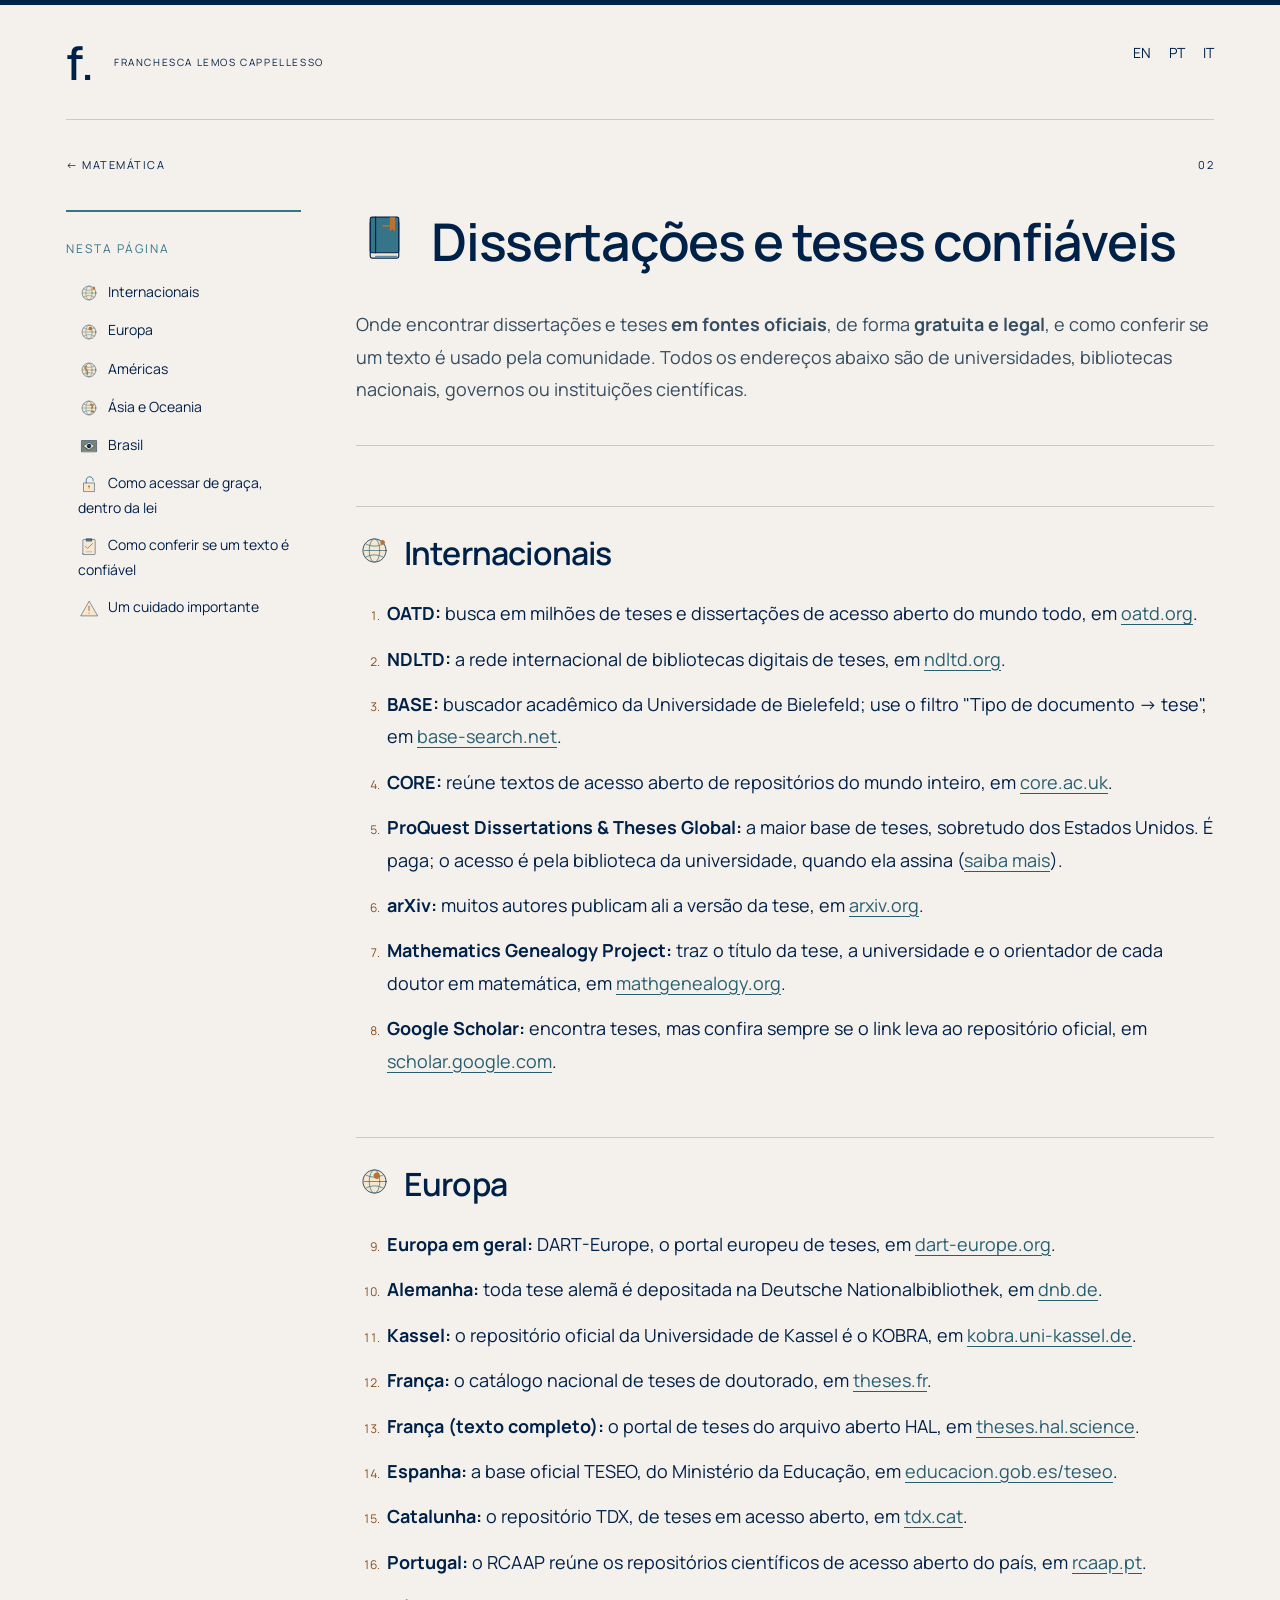
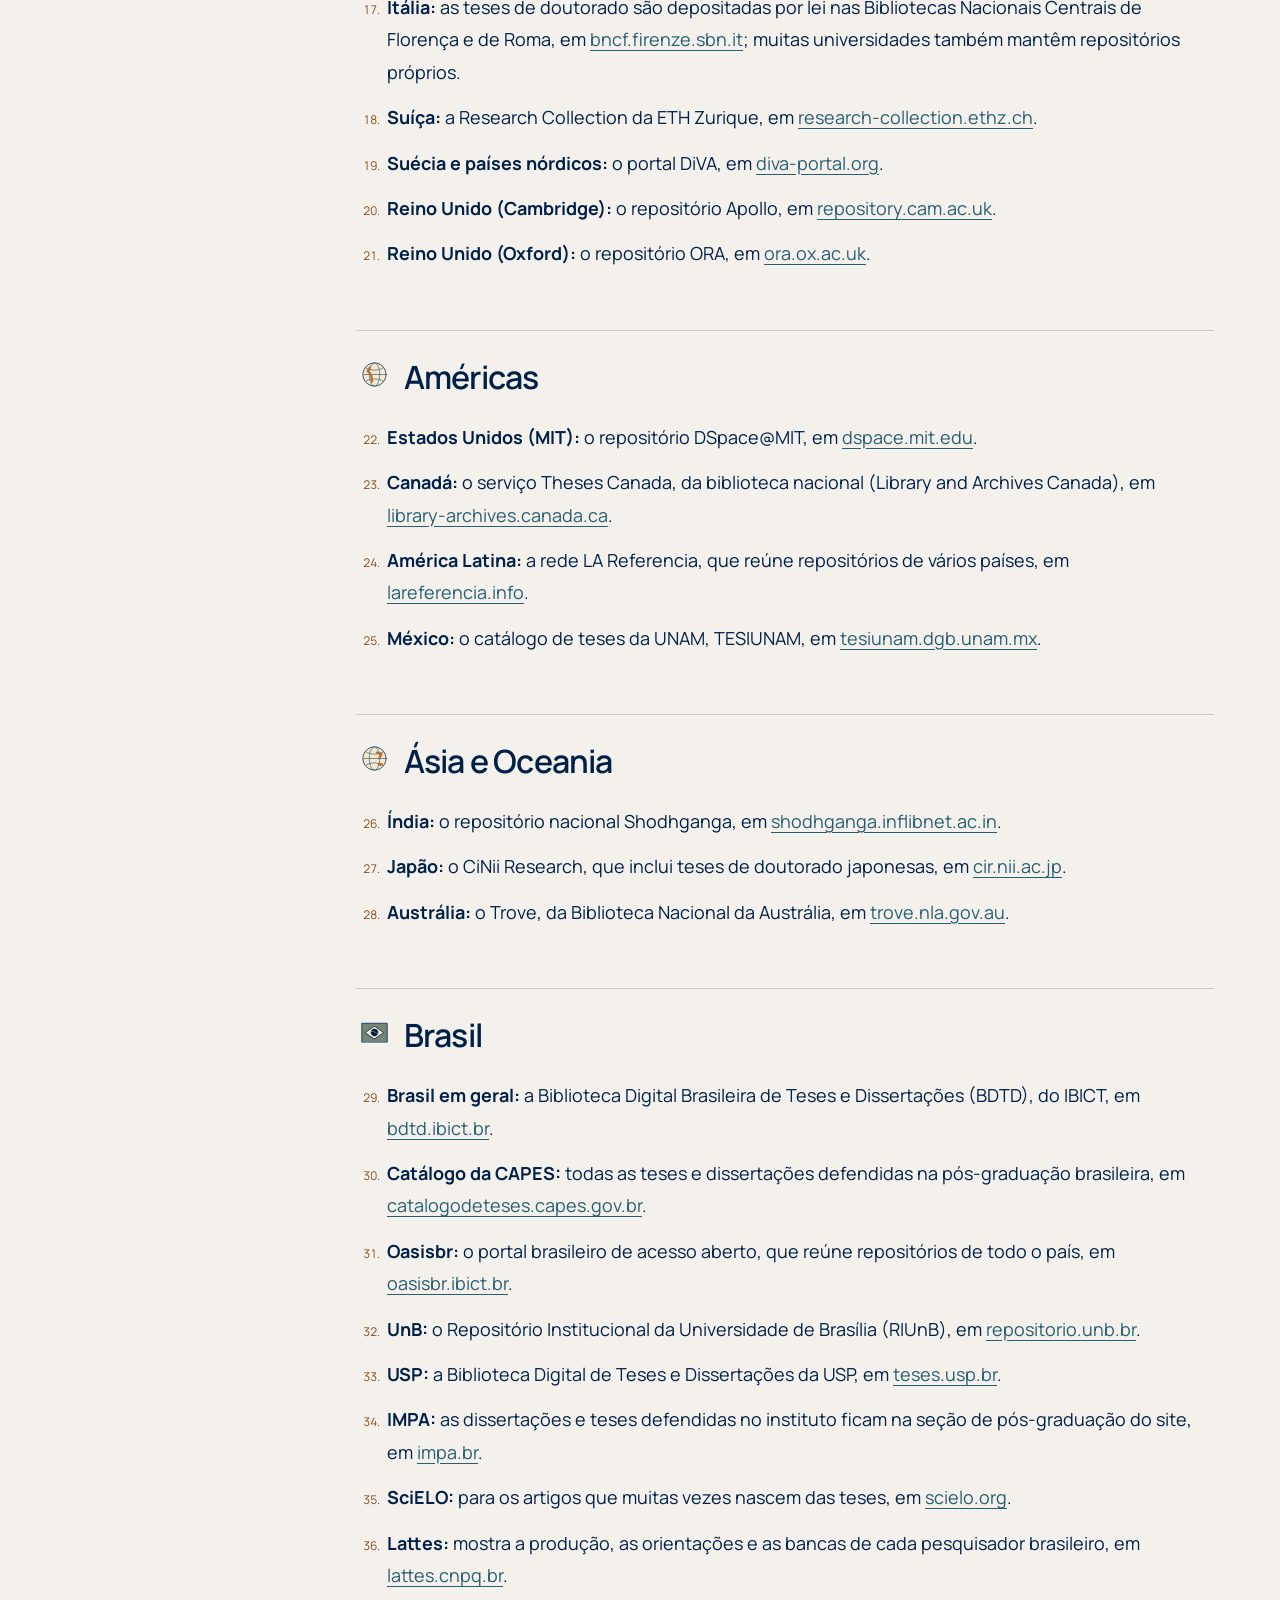
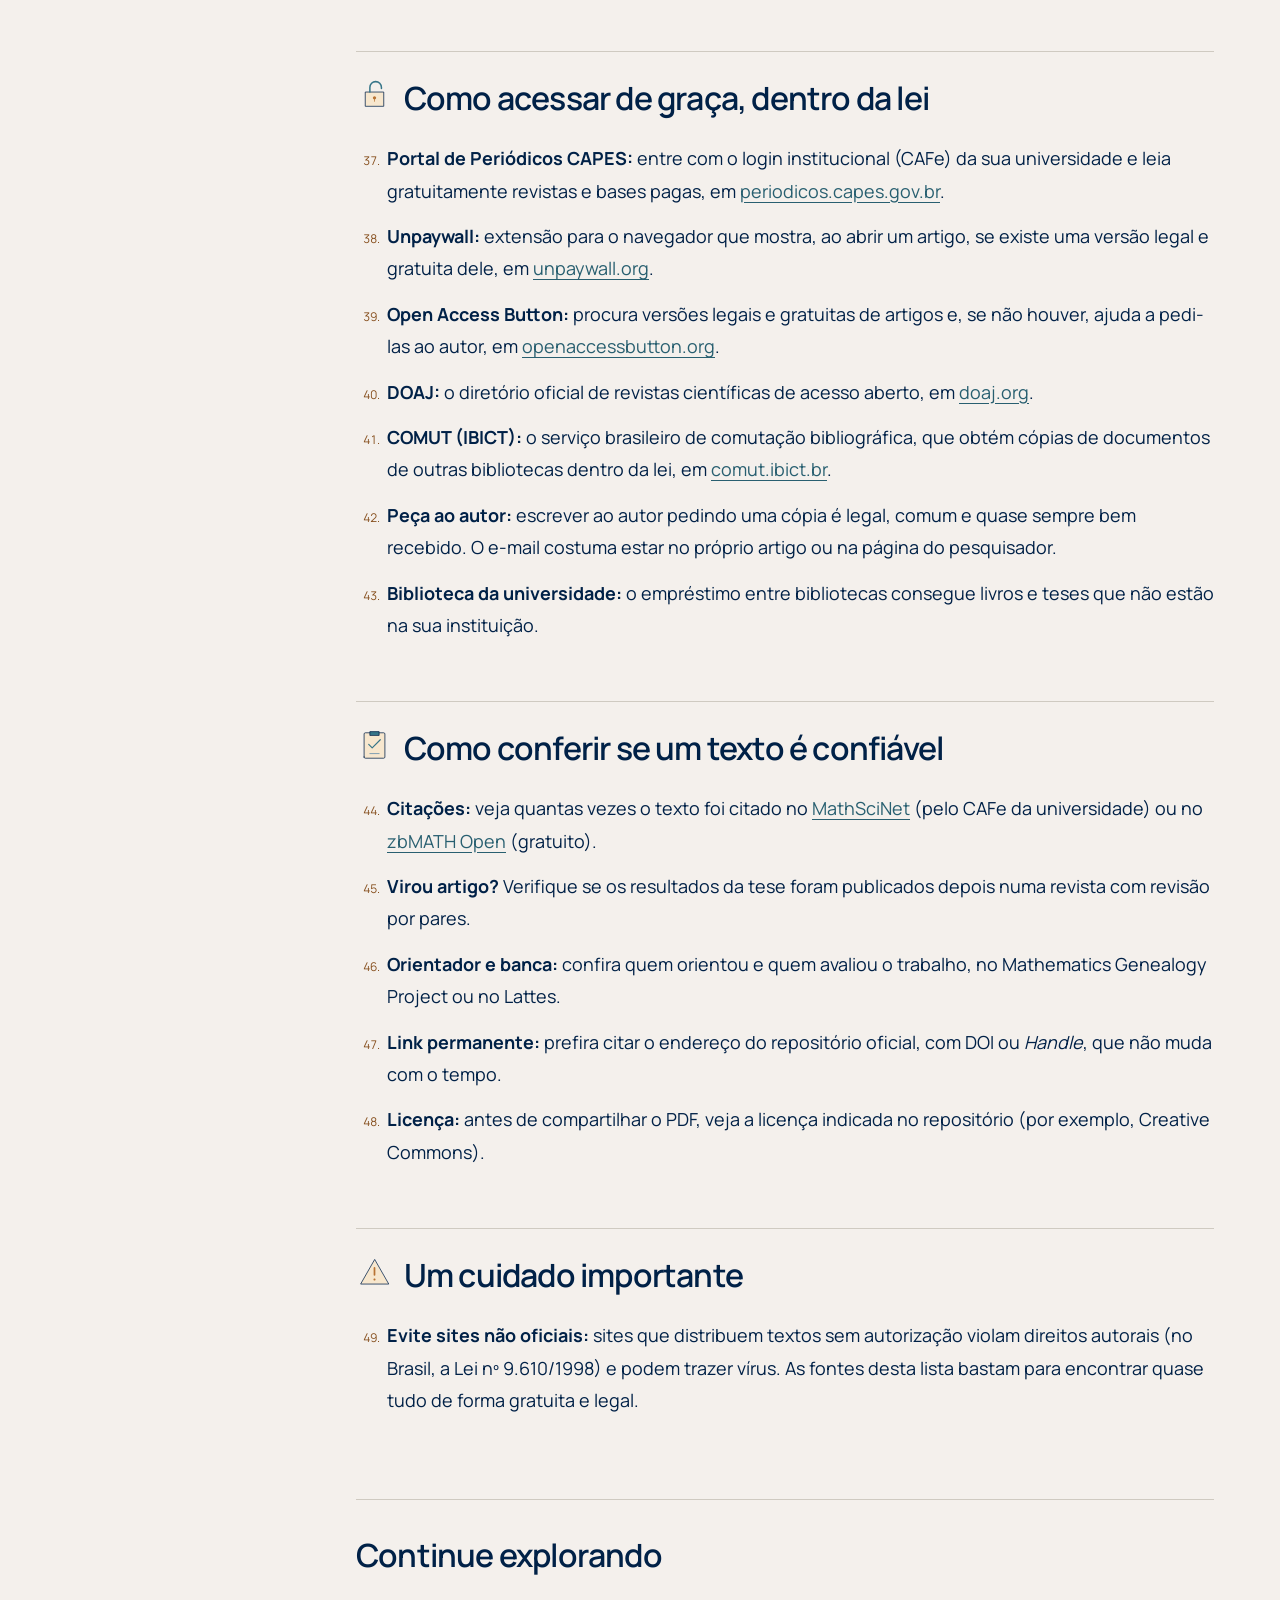
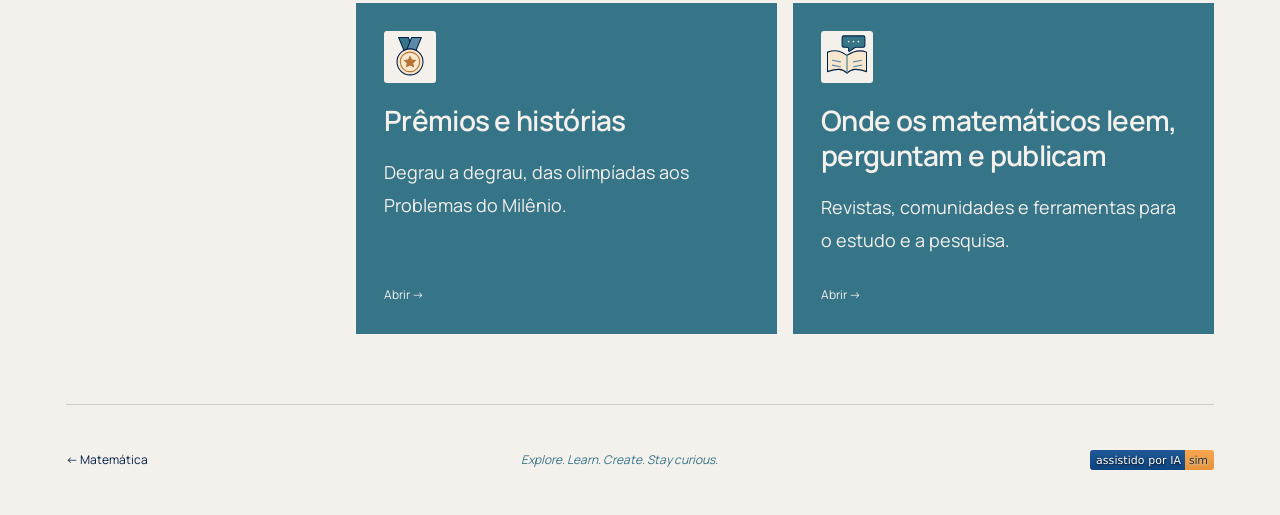
<file: teses.html>
<!doctype html><html lang="pt"><head><meta charset="utf-8"><meta name="viewport" content="width=device-width, initial-scale=1"><title>Teses e dissertações · Franchesca Lemos Cappellesso</title><link rel="stylesheet" href="fonts.css"><link rel="stylesheet" href="math-paths.css?v=related-1"><link rel="stylesheet" href="typography.css?v=3">
</head><body><div class="page"><header><a class="brand" href="index.html?lang=pt">f. <span>Franchesca Lemos Cappellesso</span></a><nav aria-label="Language"><a href="theses.html">EN</a><a href="teses.html">PT</a><a href="tesi.html">IT</a></nav></header><main><div class="reading-heading"><a href="matematica.html">← Matemática</a><span>02</span></div><div class="reading-layout"><aside><p class="eyebrow">Nesta página</p><div class="toc">
<ul>
<li><a href="#dissertacoes-e-teses-confiaveis"><img class="section-icon" src="assets/icons/books.svg?v=single-book" alt="" aria-hidden="true"> Dissertações e teses confiáveis</a><ul>
<li><a href="#internacionais"><img class="section-icon" src="assets/icons/world.svg" alt="" aria-hidden="true"> Internacionais</a></li>
<li><a href="#europa"><img class="section-icon" src="assets/icons/europe.svg" alt="" aria-hidden="true"> Europa</a></li>
<li><a href="#americas"><img class="section-icon" src="assets/icons/americas.svg" alt="" aria-hidden="true"> Américas</a></li>
<li><a href="#asia-e-oceania"><img class="section-icon" src="assets/icons/asia-oceania.svg" alt="" aria-hidden="true"> Ásia e Oceania</a></li>
<li><a href="#brasil"><img class="section-icon" src="assets/icons/brazil.svg" alt="" aria-hidden="true"> Brasil</a></li>
<li><a href="#como-acessar-de-graca-dentro-da-lei"><img class="section-icon" src="assets/icons/access.svg" alt="" aria-hidden="true"> Como acessar de graça, dentro da lei</a></li>
<li><a href="#como-conferir-se-um-texto-e-confiavel"><img class="section-icon" src="assets/icons/checklist.svg" alt="" aria-hidden="true"> Como conferir se um texto é confiável</a></li>
<li><a href="#um-cuidado-importante"><img class="section-icon" src="assets/icons/caution.svg" alt="" aria-hidden="true"> Um cuidado importante</a></li>
</ul>
</li>
</ul>
</div>
</aside><article class="prose"><h1 id="dissertacoes-e-teses-confiaveis"><img class="section-icon" src="assets/icons/books.svg?v=single-book" alt="" aria-hidden="true"> Dissertações e teses confiáveis</h1>
<p>Onde encontrar dissertações e teses <strong>em fontes oficiais</strong>, de forma
<strong>gratuita e legal</strong>, e como conferir se um texto é usado pela comunidade.
Todos os endereços abaixo são de universidades, bibliotecas nacionais,
governos ou instituições científicas.</p>
<hr />
<h2 id="internacionais"><img class="section-icon" src="assets/icons/world.svg" alt="" aria-hidden="true"> Internacionais</h2>
<ol>
<li><strong>OATD:</strong> busca em milhões de teses e dissertações de acesso aberto do mundo
   todo, em <a href="https://oatd.org">oatd.org</a>.</li>
<li><strong>NDLTD:</strong> a rede internacional de bibliotecas digitais de teses, em
   <a href="https://ndltd.org">ndltd.org</a>.</li>
<li><strong>BASE:</strong> buscador acadêmico da Universidade de Bielefeld; use o filtro
   "Tipo de documento → tese", em <a href="https://www.base-search.net">base-search.net</a>.</li>
<li><strong>CORE:</strong> reúne textos de acesso aberto de repositórios do mundo inteiro, em
   <a href="https://core.ac.uk">core.ac.uk</a>.</li>
<li><strong>ProQuest Dissertations &amp; Theses Global:</strong> a maior base de teses,
   sobretudo dos Estados Unidos. É paga; o acesso é pela biblioteca da
   universidade, quando ela assina
   (<a href="https://about.proquest.com/en/products-services/pqdtglobal/">saiba mais</a>).</li>
<li><strong>arXiv:</strong> muitos autores publicam ali a versão da tese, em
   <a href="https://arxiv.org">arxiv.org</a>.</li>
<li><strong>Mathematics Genealogy Project:</strong> traz o título da tese, a universidade e o
   orientador de cada doutor em matemática, em
   <a href="https://www.mathgenealogy.org">mathgenealogy.org</a>.</li>
<li><strong>Google Scholar:</strong> encontra teses, mas confira sempre se o link leva ao
   repositório oficial, em <a href="https://scholar.google.com">scholar.google.com</a>.</li>
</ol>
<h2 id="europa"><img class="section-icon" src="assets/icons/europe.svg" alt="" aria-hidden="true"> Europa</h2>
<ol start="9">
<li><strong>Europa em geral:</strong> DART-Europe, o portal europeu de teses, em
   <a href="https://www.dart-europe.org">dart-europe.org</a>.</li>
<li><strong>Alemanha:</strong> toda tese alemã é depositada na Deutsche Nationalbibliothek,
    em <a href="https://www.dnb.de">dnb.de</a>.</li>
<li><strong>Kassel:</strong> o repositório oficial da Universidade de Kassel é o KOBRA, em
    <a href="https://kobra.uni-kassel.de">kobra.uni-kassel.de</a>.</li>
<li><strong>França:</strong> o catálogo nacional de teses de doutorado, em
    <a href="https://theses.fr">theses.fr</a>.</li>
<li><strong>França (texto completo):</strong> o portal de teses do arquivo aberto HAL, em
    <a href="https://theses.hal.science">theses.hal.science</a>.</li>
<li><strong>Espanha:</strong> a base oficial TESEO, do Ministério da Educação, em
    <a href="https://www.educacion.gob.es/teseo">educacion.gob.es/teseo</a>.</li>
<li><strong>Catalunha:</strong> o repositório TDX, de teses em acesso aberto, em
    <a href="https://www.tdx.cat">tdx.cat</a>.</li>
<li><strong>Portugal:</strong> o RCAAP reúne os repositórios científicos de acesso aberto do
    país, em <a href="https://www.rcaap.pt">rcaap.pt</a>.</li>
<li><strong>Itália:</strong> as teses de doutorado são depositadas por lei nas Bibliotecas
    Nacionais Centrais de Florença e de Roma, em
    <a href="https://www.bncf.firenze.sbn.it">bncf.firenze.sbn.it</a>; muitas
    universidades também mantêm repositórios próprios.</li>
<li><strong>Suíça:</strong> a Research Collection da ETH Zurique, em
    <a href="https://www.research-collection.ethz.ch">research-collection.ethz.ch</a>.</li>
<li><strong>Suécia e países nórdicos:</strong> o portal DiVA, em
    <a href="https://www.diva-portal.org">diva-portal.org</a>.</li>
<li><strong>Reino Unido (Cambridge):</strong> o repositório Apollo, em
    <a href="https://www.repository.cam.ac.uk">repository.cam.ac.uk</a>.</li>
<li><strong>Reino Unido (Oxford):</strong> o repositório ORA, em
    <a href="https://ora.ox.ac.uk">ora.ox.ac.uk</a>.</li>
</ol>
<h2 id="americas"><img class="section-icon" src="assets/icons/americas.svg" alt="" aria-hidden="true"> Américas</h2>
<ol start="22">
<li><strong>Estados Unidos (MIT):</strong> o repositório DSpace@MIT, em
    <a href="https://dspace.mit.edu">dspace.mit.edu</a>.</li>
<li><strong>Canadá:</strong> o serviço Theses Canada, da biblioteca nacional (Library and
    Archives Canada), em
    <a href="https://library-archives.canada.ca">library-archives.canada.ca</a>.</li>
<li><strong>América Latina:</strong> a rede LA Referencia, que reúne repositórios de vários
    países, em <a href="https://www.lareferencia.info">lareferencia.info</a>.</li>
<li><strong>México:</strong> o catálogo de teses da UNAM, TESIUNAM, em
    <a href="https://tesiunam.dgb.unam.mx">tesiunam.dgb.unam.mx</a>.</li>
</ol>
<h2 id="asia-e-oceania"><img class="section-icon" src="assets/icons/asia-oceania.svg" alt="" aria-hidden="true"> Ásia e Oceania</h2>
<ol start="26">
<li><strong>Índia:</strong> o repositório nacional Shodhganga, em
    <a href="https://shodhganga.inflibnet.ac.in">shodhganga.inflibnet.ac.in</a>.</li>
<li><strong>Japão:</strong> o CiNii Research, que inclui teses de doutorado japonesas, em
    <a href="https://cir.nii.ac.jp">cir.nii.ac.jp</a>.</li>
<li><strong>Austrália:</strong> o Trove, da Biblioteca Nacional da Austrália, em
    <a href="https://trove.nla.gov.au">trove.nla.gov.au</a>.</li>
</ol>
<h2 id="brasil"><img class="section-icon" src="assets/icons/brazil.svg" alt="" aria-hidden="true"> Brasil</h2>
<ol start="29">
<li><strong>Brasil em geral:</strong> a Biblioteca Digital Brasileira de Teses e
    Dissertações (BDTD), do IBICT, em <a href="https://bdtd.ibict.br">bdtd.ibict.br</a>.</li>
<li><strong>Catálogo da CAPES:</strong> todas as teses e dissertações defendidas na
    pós-graduação brasileira, em
    <a href="https://catalogodeteses.capes.gov.br">catalogodeteses.capes.gov.br</a>.</li>
<li><strong>Oasisbr:</strong> o portal brasileiro de acesso aberto, que reúne repositórios
    de todo o país, em <a href="https://oasisbr.ibict.br">oasisbr.ibict.br</a>.</li>
<li><strong>UnB:</strong> o Repositório Institucional da Universidade de Brasília (RIUnB),
    em <a href="https://repositorio.unb.br">repositorio.unb.br</a>.</li>
<li><strong>USP:</strong> a Biblioteca Digital de Teses e Dissertações da USP, em
    <a href="https://www.teses.usp.br">teses.usp.br</a>.</li>
<li><strong>IMPA:</strong> as dissertações e teses defendidas no instituto ficam na seção de
    pós-graduação do site, em <a href="https://impa.br">impa.br</a>.</li>
<li><strong>SciELO:</strong> para os artigos que muitas vezes nascem das teses, em
    <a href="https://www.scielo.org">scielo.org</a>.</li>
<li><strong>Lattes:</strong> mostra a produção, as orientações e as bancas de cada
    pesquisador brasileiro, em <a href="https://lattes.cnpq.br">lattes.cnpq.br</a>.</li>
</ol>
<h2 id="como-acessar-de-graca-dentro-da-lei"><img class="section-icon" src="assets/icons/access.svg" alt="" aria-hidden="true"> Como acessar de graça, dentro da lei</h2>
<ol start="37">
<li><strong>Portal de Periódicos CAPES:</strong> entre com o login institucional (CAFe) da
    sua universidade e leia gratuitamente revistas e bases pagas, em
    <a href="https://www.periodicos.capes.gov.br">periodicos.capes.gov.br</a>.</li>
<li><strong>Unpaywall:</strong> extensão para o navegador que mostra, ao abrir um artigo, se
    existe uma versão legal e gratuita dele, em
    <a href="https://unpaywall.org">unpaywall.org</a>.</li>
<li><strong>Open Access Button:</strong> procura versões legais e gratuitas de artigos e,
    se não houver, ajuda a pedi-las ao autor, em
    <a href="https://openaccessbutton.org">openaccessbutton.org</a>.</li>
<li><strong>DOAJ:</strong> o diretório oficial de revistas científicas de acesso aberto, em
    <a href="https://doaj.org">doaj.org</a>.</li>
<li><strong>COMUT (IBICT):</strong> o serviço brasileiro de comutação bibliográfica, que
    obtém cópias de documentos de outras bibliotecas dentro da lei, em
    <a href="https://comut.ibict.br">comut.ibict.br</a>.</li>
<li><strong>Peça ao autor:</strong> escrever ao autor pedindo uma cópia é legal, comum e
    quase sempre bem recebido. O e-mail costuma estar no próprio artigo ou na
    página do pesquisador.</li>
<li><strong>Biblioteca da universidade:</strong> o empréstimo entre bibliotecas consegue
    livros e teses que não estão na sua instituição.</li>
</ol>
<h2 id="como-conferir-se-um-texto-e-confiavel"><img class="section-icon" src="assets/icons/checklist.svg" alt="" aria-hidden="true"> Como conferir se um texto é confiável</h2>
<ol start="44">
<li><strong>Citações:</strong> veja quantas vezes o texto foi citado no
    <a href="https://mathscinet.ams.org">MathSciNet</a> (pelo CAFe da universidade) ou no
    <a href="https://zbmath.org">zbMATH Open</a> (gratuito).</li>
<li><strong>Virou artigo?</strong> Verifique se os resultados da tese foram publicados
    depois numa revista com revisão por pares.</li>
<li><strong>Orientador e banca:</strong> confira quem orientou e quem avaliou o trabalho, no
    Mathematics Genealogy Project ou no Lattes.</li>
<li><strong>Link permanente:</strong> prefira citar o endereço do repositório oficial, com
    DOI ou <em>Handle</em>, que não muda com o tempo.</li>
<li><strong>Licença:</strong> antes de compartilhar o PDF, veja a licença indicada no
    repositório (por exemplo, Creative Commons).</li>
</ol>
<h2 id="um-cuidado-importante"><img class="section-icon" src="assets/icons/caution.svg" alt="" aria-hidden="true"> Um cuidado importante</h2>
<ol start="49">
<li><strong>Evite sites não oficiais:</strong> sites que distribuem textos sem autorização
    violam direitos autorais (no Brasil, a Lei nº 9.610/1998) e podem trazer
    vírus. As fontes desta lista bastam para encontrar quase tudo de forma
    gratuita e legal.</li>
</ol></article></div><section class="related" aria-label="Continue explorando"><h2>Continue explorando</h2><div class="related-grid"><a class="related-card" href="voce-sabia.html"><img src="assets/icons/prizes.svg?v=1" width="52" height="52" alt="" aria-hidden="true"><h3>Prêmios e histórias</h3><p>Degrau a degrau, das olimpíadas aos Problemas do Milênio.</p><span>Abrir →</span></a><a class="related-card" href="guia-pesquisa.html"><img src="assets/icons/research.svg?v=single-book" width="52" height="52" alt="" aria-hidden="true"><h3>Onde os matemáticos leem, perguntam e publicam</h3><p>Revistas, comunidades e ferramentas para o estudo e a pesquisa.</p><span>Abrir →</span></a></div></section></main><footer><a href="matematica.html">← Matemática</a><span>Explore. Learn. Create. Stay curious.</span><img class="ai-badge" src="assets/icons/ai-assisted-pt.svg" width="124" height="20" alt="Assistido por IA: sim" title="Feito com a colaboração de IA"></footer></div></body></html>
</file>
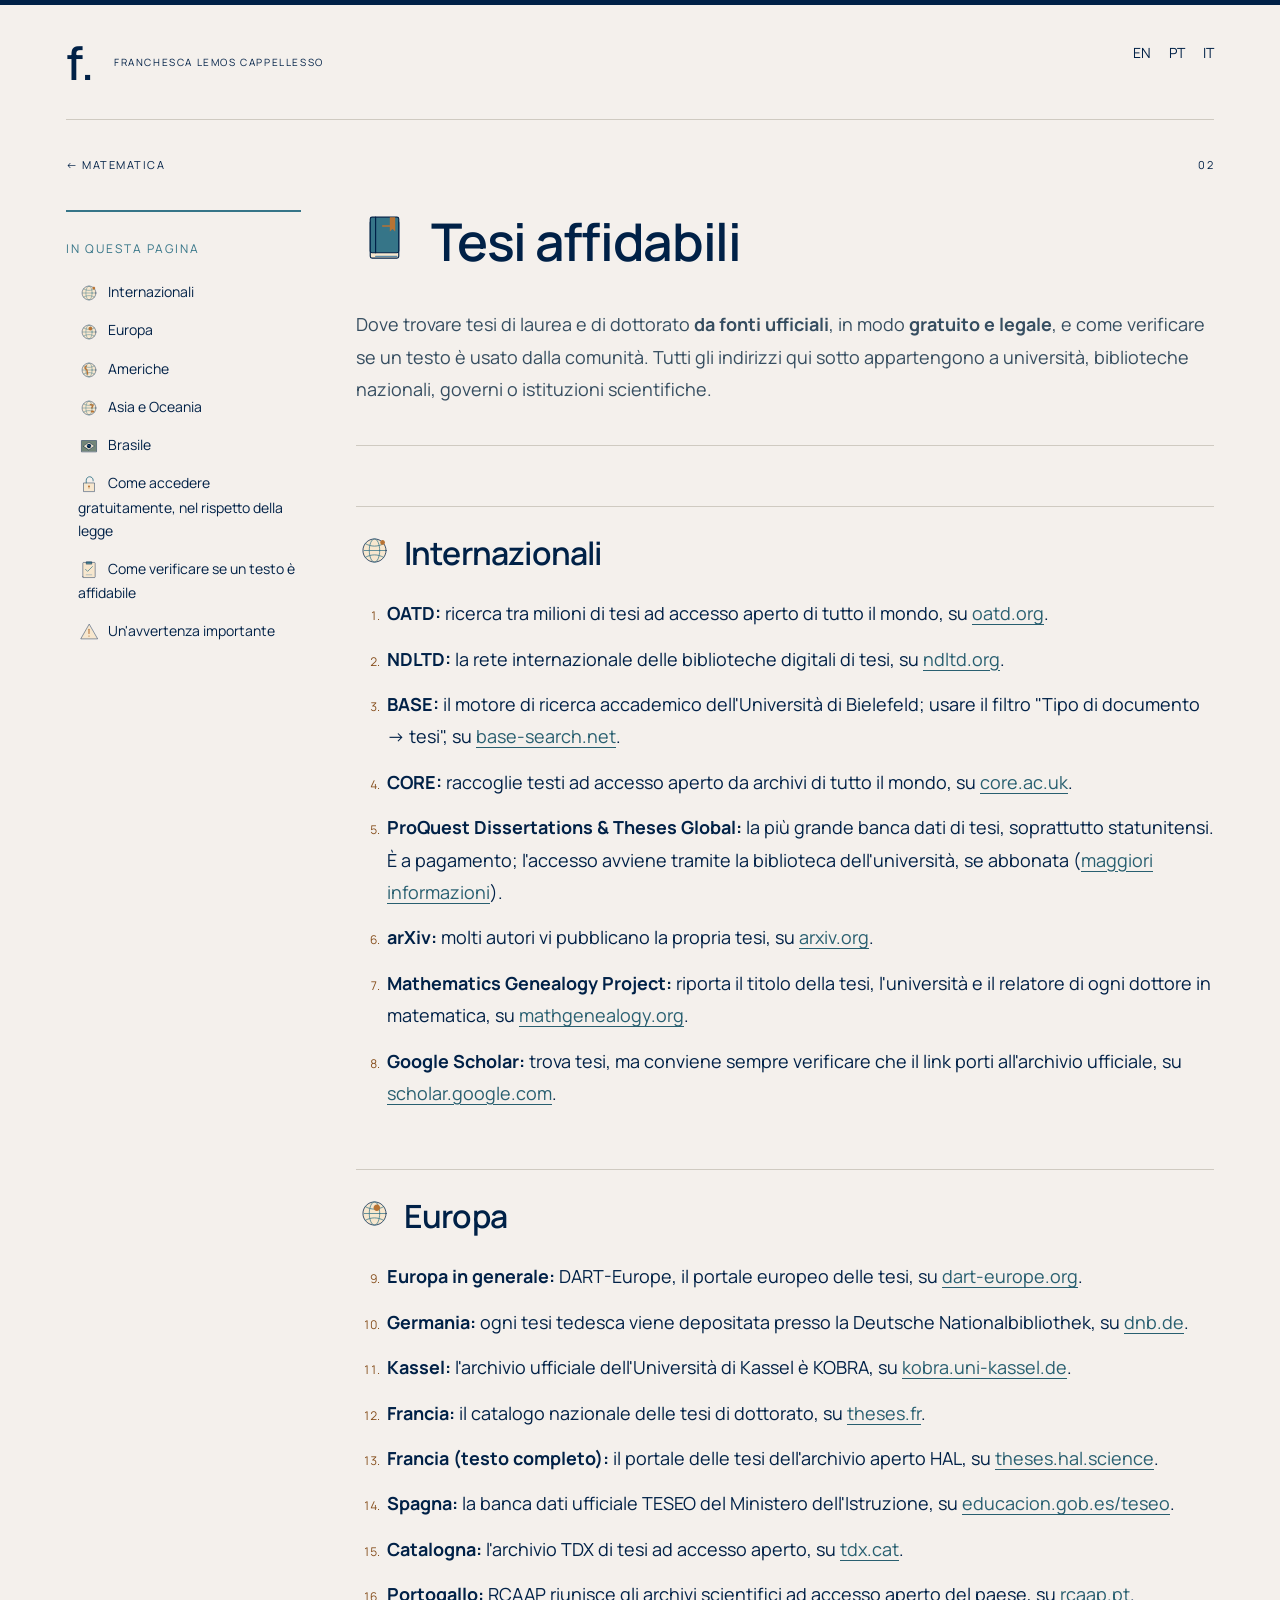
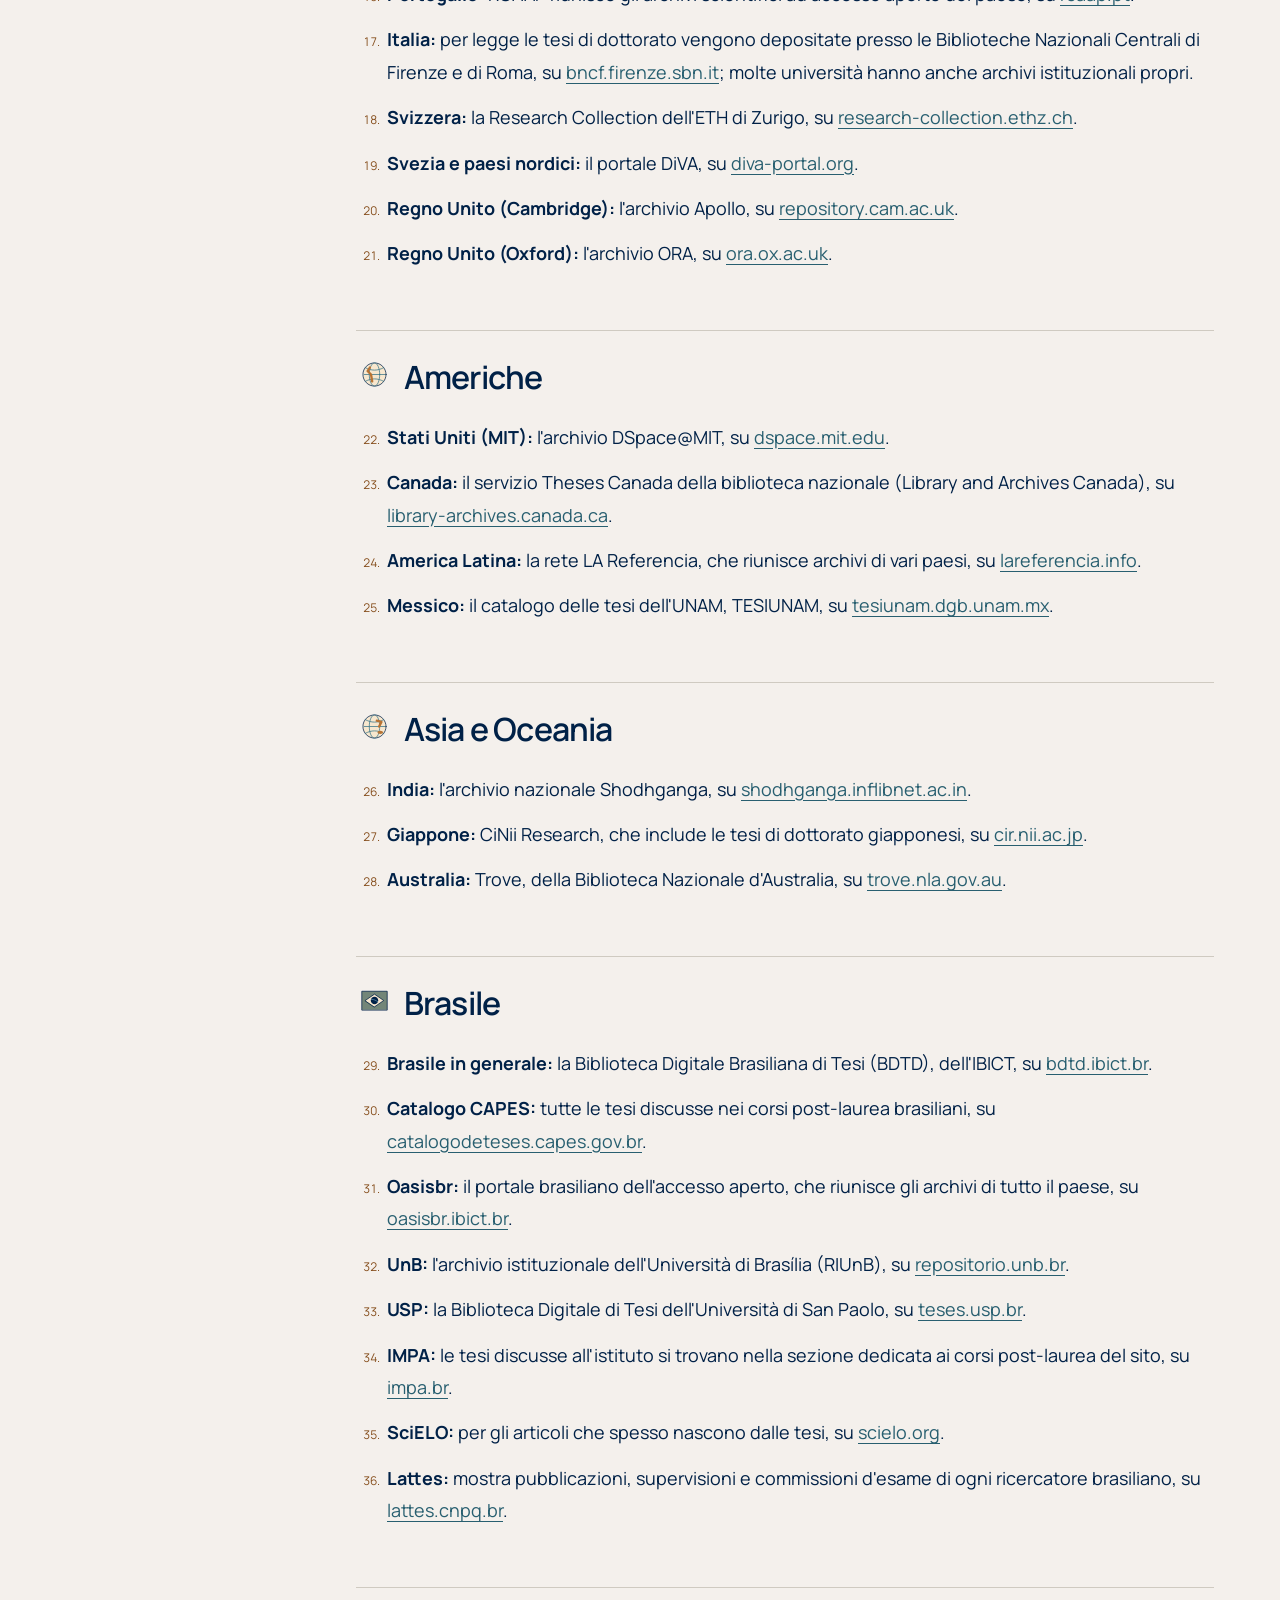
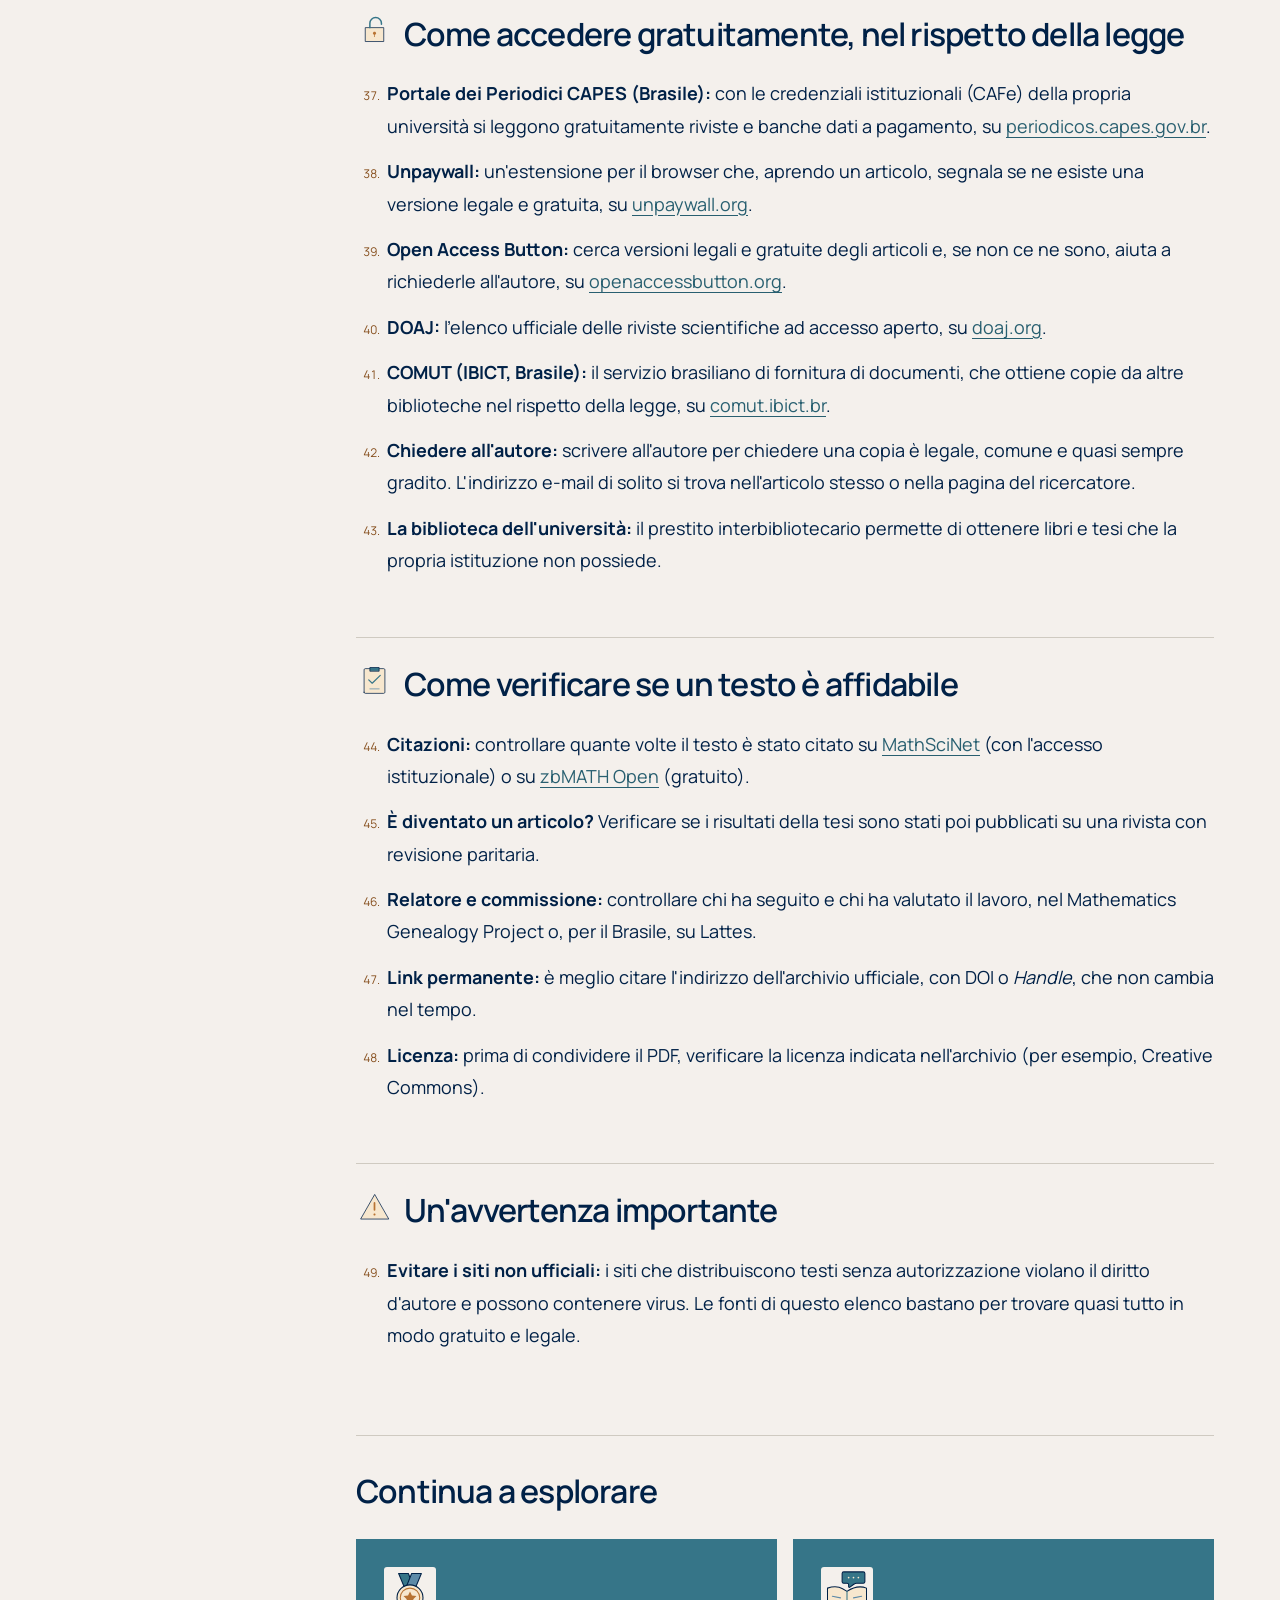
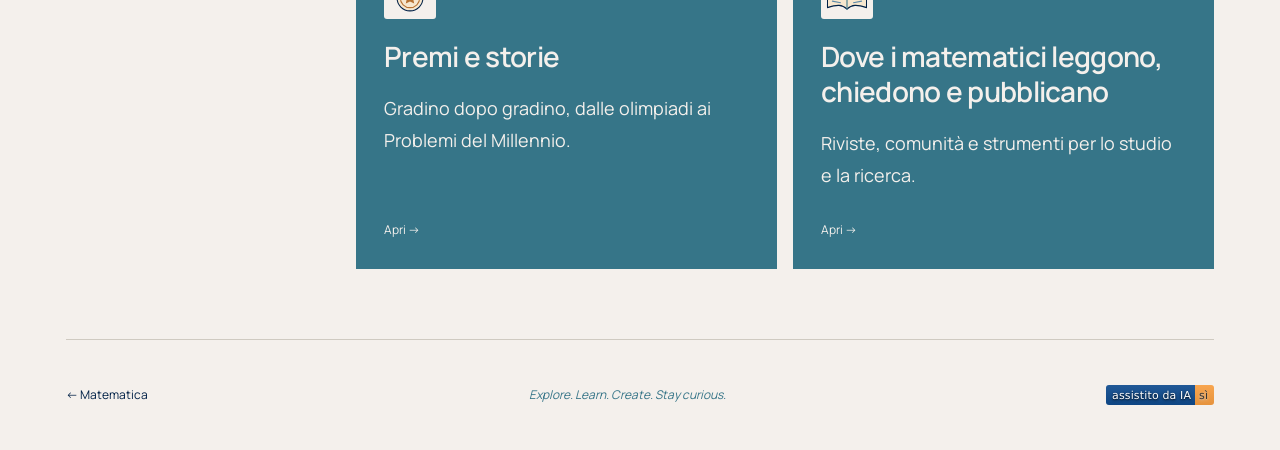
<file: tesi.html>
<!doctype html><html lang="it"><head><meta charset="utf-8"><meta name="viewport" content="width=device-width, initial-scale=1"><title>Tesi e dissertazioni · Franchesca Lemos Cappellesso</title><link rel="stylesheet" href="fonts.css"><link rel="stylesheet" href="math-paths.css?v=related-1"><link rel="stylesheet" href="typography.css?v=3">
</head><body><div class="page"><header><a class="brand" href="index.html?lang=it">f. <span>Franchesca Lemos Cappellesso</span></a><nav aria-label="Language"><a href="theses.html">EN</a><a href="teses.html">PT</a><a href="tesi.html">IT</a></nav></header><main><div class="reading-heading"><a href="matematica-it.html">← Matematica</a><span>02</span></div><div class="reading-layout"><aside><p class="eyebrow">In questa pagina</p><div class="toc">
<ul>
<li><a href="#tesi-affidabili"><img class="section-icon" src="assets/icons/books.svg?v=single-book" alt="" aria-hidden="true"> Tesi affidabili</a><ul>
<li><a href="#internazionali"><img class="section-icon" src="assets/icons/world.svg" alt="" aria-hidden="true"> Internazionali</a></li>
<li><a href="#europa"><img class="section-icon" src="assets/icons/europe.svg" alt="" aria-hidden="true"> Europa</a></li>
<li><a href="#americhe"><img class="section-icon" src="assets/icons/americas.svg" alt="" aria-hidden="true"> Americhe</a></li>
<li><a href="#asia-e-oceania"><img class="section-icon" src="assets/icons/asia-oceania.svg" alt="" aria-hidden="true"> Asia e Oceania</a></li>
<li><a href="#brasile"><img class="section-icon" src="assets/icons/brazil.svg" alt="" aria-hidden="true"> Brasile</a></li>
<li><a href="#come-accedere-gratuitamente-nel-rispetto-della-legge"><img class="section-icon" src="assets/icons/access.svg" alt="" aria-hidden="true"> Come accedere gratuitamente, nel rispetto della legge</a></li>
<li><a href="#come-verificare-se-un-testo-e-affidabile"><img class="section-icon" src="assets/icons/checklist.svg" alt="" aria-hidden="true"> Come verificare se un testo è affidabile</a></li>
<li><a href="#unavvertenza-importante"><img class="section-icon" src="assets/icons/caution.svg" alt="" aria-hidden="true"> Un'avvertenza importante</a></li>
</ul>
</li>
</ul>
</div>
</aside><article class="prose"><h1 id="tesi-affidabili"><img class="section-icon" src="assets/icons/books.svg?v=single-book" alt="" aria-hidden="true"> Tesi affidabili</h1>
<p>Dove trovare tesi di laurea e di dottorato <strong>da fonti ufficiali</strong>, in modo
<strong>gratuito e legale</strong>, e come verificare se un testo è usato dalla comunità.
Tutti gli indirizzi qui sotto appartengono a università, biblioteche nazionali,
governi o istituzioni scientifiche.</p>
<hr />
<h2 id="internazionali"><img class="section-icon" src="assets/icons/world.svg" alt="" aria-hidden="true"> Internazionali</h2>
<ol>
<li><strong>OATD:</strong> ricerca tra milioni di tesi ad accesso aperto di tutto il mondo,
   su <a href="https://oatd.org">oatd.org</a>.</li>
<li><strong>NDLTD:</strong> la rete internazionale delle biblioteche digitali di tesi, su
   <a href="https://ndltd.org">ndltd.org</a>.</li>
<li><strong>BASE:</strong> il motore di ricerca accademico dell'Università di Bielefeld; usare
   il filtro "Tipo di documento → tesi", su
   <a href="https://www.base-search.net">base-search.net</a>.</li>
<li><strong>CORE:</strong> raccoglie testi ad accesso aperto da archivi di tutto il mondo, su
   <a href="https://core.ac.uk">core.ac.uk</a>.</li>
<li><strong>ProQuest Dissertations &amp; Theses Global:</strong> la più grande banca dati di
   tesi, soprattutto statunitensi. È a pagamento; l'accesso avviene tramite la
   biblioteca dell'università, se abbonata
   (<a href="https://about.proquest.com/en/products-services/pqdtglobal/">maggiori informazioni</a>).</li>
<li><strong>arXiv:</strong> molti autori vi pubblicano la propria tesi, su
   <a href="https://arxiv.org">arxiv.org</a>.</li>
<li><strong>Mathematics Genealogy Project:</strong> riporta il titolo della tesi,
   l'università e il relatore di ogni dottore in matematica, su
   <a href="https://www.mathgenealogy.org">mathgenealogy.org</a>.</li>
<li><strong>Google Scholar:</strong> trova tesi, ma conviene sempre verificare che il link
   porti all'archivio ufficiale, su <a href="https://scholar.google.com">scholar.google.com</a>.</li>
</ol>
<h2 id="europa"><img class="section-icon" src="assets/icons/europe.svg" alt="" aria-hidden="true"> Europa</h2>
<ol start="9">
<li><strong>Europa in generale:</strong> DART-Europe, il portale europeo delle tesi, su
   <a href="https://www.dart-europe.org">dart-europe.org</a>.</li>
<li><strong>Germania:</strong> ogni tesi tedesca viene depositata presso la Deutsche
    Nationalbibliothek, su <a href="https://www.dnb.de">dnb.de</a>.</li>
<li><strong>Kassel:</strong> l'archivio ufficiale dell'Università di Kassel è KOBRA, su
    <a href="https://kobra.uni-kassel.de">kobra.uni-kassel.de</a>.</li>
<li><strong>Francia:</strong> il catalogo nazionale delle tesi di dottorato, su
    <a href="https://theses.fr">theses.fr</a>.</li>
<li><strong>Francia (testo completo):</strong> il portale delle tesi dell'archivio aperto
    HAL, su <a href="https://theses.hal.science">theses.hal.science</a>.</li>
<li><strong>Spagna:</strong> la banca dati ufficiale TESEO del Ministero dell'Istruzione, su
    <a href="https://www.educacion.gob.es/teseo">educacion.gob.es/teseo</a>.</li>
<li><strong>Catalogna:</strong> l'archivio TDX di tesi ad accesso aperto, su
    <a href="https://www.tdx.cat">tdx.cat</a>.</li>
<li><strong>Portogallo:</strong> RCAAP riunisce gli archivi scientifici ad accesso aperto del
    paese, su <a href="https://www.rcaap.pt">rcaap.pt</a>.</li>
<li><strong>Italia:</strong> per legge le tesi di dottorato vengono depositate presso le
    Biblioteche Nazionali Centrali di Firenze e di Roma, su
    <a href="https://www.bncf.firenze.sbn.it">bncf.firenze.sbn.it</a>; molte università
    hanno anche archivi istituzionali propri.</li>
<li><strong>Svizzera:</strong> la Research Collection dell'ETH di Zurigo, su
    <a href="https://www.research-collection.ethz.ch">research-collection.ethz.ch</a>.</li>
<li><strong>Svezia e paesi nordici:</strong> il portale DiVA, su
    <a href="https://www.diva-portal.org">diva-portal.org</a>.</li>
<li><strong>Regno Unito (Cambridge):</strong> l'archivio Apollo, su
    <a href="https://www.repository.cam.ac.uk">repository.cam.ac.uk</a>.</li>
<li><strong>Regno Unito (Oxford):</strong> l'archivio ORA, su
    <a href="https://ora.ox.ac.uk">ora.ox.ac.uk</a>.</li>
</ol>
<h2 id="americhe"><img class="section-icon" src="assets/icons/americas.svg" alt="" aria-hidden="true"> Americhe</h2>
<ol start="22">
<li><strong>Stati Uniti (MIT):</strong> l'archivio DSpace@MIT, su
    <a href="https://dspace.mit.edu">dspace.mit.edu</a>.</li>
<li><strong>Canada:</strong> il servizio Theses Canada della biblioteca nazionale (Library
    and Archives Canada), su
    <a href="https://library-archives.canada.ca">library-archives.canada.ca</a>.</li>
<li><strong>America Latina:</strong> la rete LA Referencia, che riunisce archivi di vari
    paesi, su <a href="https://www.lareferencia.info">lareferencia.info</a>.</li>
<li><strong>Messico:</strong> il catalogo delle tesi dell'UNAM, TESIUNAM, su
    <a href="https://tesiunam.dgb.unam.mx">tesiunam.dgb.unam.mx</a>.</li>
</ol>
<h2 id="asia-e-oceania"><img class="section-icon" src="assets/icons/asia-oceania.svg" alt="" aria-hidden="true"> Asia e Oceania</h2>
<ol start="26">
<li><strong>India:</strong> l'archivio nazionale Shodhganga, su
    <a href="https://shodhganga.inflibnet.ac.in">shodhganga.inflibnet.ac.in</a>.</li>
<li><strong>Giappone:</strong> CiNii Research, che include le tesi di dottorato giapponesi,
    su <a href="https://cir.nii.ac.jp">cir.nii.ac.jp</a>.</li>
<li><strong>Australia:</strong> Trove, della Biblioteca Nazionale d'Australia, su
    <a href="https://trove.nla.gov.au">trove.nla.gov.au</a>.</li>
</ol>
<h2 id="brasile"><img class="section-icon" src="assets/icons/brazil.svg" alt="" aria-hidden="true"> Brasile</h2>
<ol start="29">
<li><strong>Brasile in generale:</strong> la Biblioteca Digitale Brasiliana di Tesi (BDTD),
    dell'IBICT, su <a href="https://bdtd.ibict.br">bdtd.ibict.br</a>.</li>
<li><strong>Catalogo CAPES:</strong> tutte le tesi discusse nei corsi post-laurea
    brasiliani, su <a href="https://catalogodeteses.capes.gov.br">catalogodeteses.capes.gov.br</a>.</li>
<li><strong>Oasisbr:</strong> il portale brasiliano dell'accesso aperto, che riunisce gli
    archivi di tutto il paese, su <a href="https://oasisbr.ibict.br">oasisbr.ibict.br</a>.</li>
<li><strong>UnB:</strong> l'archivio istituzionale dell'Università di Brasília (RIUnB), su
    <a href="https://repositorio.unb.br">repositorio.unb.br</a>.</li>
<li><strong>USP:</strong> la Biblioteca Digitale di Tesi dell'Università di San Paolo, su
    <a href="https://www.teses.usp.br">teses.usp.br</a>.</li>
<li><strong>IMPA:</strong> le tesi discusse all'istituto si trovano nella sezione dedicata
    ai corsi post-laurea del sito, su <a href="https://impa.br">impa.br</a>.</li>
<li><strong>SciELO:</strong> per gli articoli che spesso nascono dalle tesi, su
    <a href="https://www.scielo.org">scielo.org</a>.</li>
<li><strong>Lattes:</strong> mostra pubblicazioni, supervisioni e commissioni d'esame di ogni
    ricercatore brasiliano, su <a href="https://lattes.cnpq.br">lattes.cnpq.br</a>.</li>
</ol>
<h2 id="come-accedere-gratuitamente-nel-rispetto-della-legge"><img class="section-icon" src="assets/icons/access.svg" alt="" aria-hidden="true"> Come accedere gratuitamente, nel rispetto della legge</h2>
<ol start="37">
<li><strong>Portale dei Periodici CAPES (Brasile):</strong> con le credenziali istituzionali
    (CAFe) della propria università si leggono gratuitamente riviste e banche
    dati a pagamento, su <a href="https://www.periodicos.capes.gov.br">periodicos.capes.gov.br</a>.</li>
<li><strong>Unpaywall:</strong> un'estensione per il browser che, aprendo un articolo,
    segnala se ne esiste una versione legale e gratuita, su
    <a href="https://unpaywall.org">unpaywall.org</a>.</li>
<li><strong>Open Access Button:</strong> cerca versioni legali e gratuite degli articoli e,
    se non ce ne sono, aiuta a richiederle all'autore, su
    <a href="https://openaccessbutton.org">openaccessbutton.org</a>.</li>
<li><strong>DOAJ:</strong> l'elenco ufficiale delle riviste scientifiche ad accesso aperto,
    su <a href="https://doaj.org">doaj.org</a>.</li>
<li><strong>COMUT (IBICT, Brasile):</strong> il servizio brasiliano di fornitura di
    documenti, che ottiene copie da altre biblioteche nel rispetto della legge,
    su <a href="https://comut.ibict.br">comut.ibict.br</a>.</li>
<li><strong>Chiedere all'autore:</strong> scrivere all'autore per chiedere una copia è
    legale, comune e quasi sempre gradito. L'indirizzo e-mail di solito si trova
    nell'articolo stesso o nella pagina del ricercatore.</li>
<li><strong>La biblioteca dell'università:</strong> il prestito interbibliotecario permette
    di ottenere libri e tesi che la propria istituzione non possiede.</li>
</ol>
<h2 id="come-verificare-se-un-testo-e-affidabile"><img class="section-icon" src="assets/icons/checklist.svg" alt="" aria-hidden="true"> Come verificare se un testo è affidabile</h2>
<ol start="44">
<li><strong>Citazioni:</strong> controllare quante volte il testo è stato citato su
    <a href="https://mathscinet.ams.org">MathSciNet</a> (con l'accesso istituzionale) o su
    <a href="https://zbmath.org">zbMATH Open</a> (gratuito).</li>
<li><strong>È diventato un articolo?</strong> Verificare se i risultati della tesi sono stati
    poi pubblicati su una rivista con revisione paritaria.</li>
<li><strong>Relatore e commissione:</strong> controllare chi ha seguito e chi ha valutato il
    lavoro, nel Mathematics Genealogy Project o, per il Brasile, su Lattes.</li>
<li><strong>Link permanente:</strong> è meglio citare l'indirizzo dell'archivio ufficiale,
    con DOI o <em>Handle</em>, che non cambia nel tempo.</li>
<li><strong>Licenza:</strong> prima di condividere il PDF, verificare la licenza indicata
    nell'archivio (per esempio, Creative Commons).</li>
</ol>
<h2 id="unavvertenza-importante"><img class="section-icon" src="assets/icons/caution.svg" alt="" aria-hidden="true"> Un'avvertenza importante</h2>
<ol start="49">
<li><strong>Evitare i siti non ufficiali:</strong> i siti che distribuiscono testi senza
    autorizzazione violano il diritto d'autore e possono contenere virus. Le
    fonti di questo elenco bastano per trovare quasi tutto in modo gratuito e
    legale.</li>
</ol></article></div><section class="related" aria-label="Continua a esplorare"><h2>Continua a esplorare</h2><div class="related-grid"><a class="related-card" href="lo-sapevi.html"><img src="assets/icons/prizes.svg?v=1" width="52" height="52" alt="" aria-hidden="true"><h3>Premi e storie</h3><p>Gradino dopo gradino, dalle olimpiadi ai Problemi del Millennio.</p><span>Apri →</span></a><a class="related-card" href="guida-ricerca.html"><img src="assets/icons/research.svg?v=single-book" width="52" height="52" alt="" aria-hidden="true"><h3>Dove i matematici leggono, chiedono e pubblicano</h3><p>Riviste, comunità e strumenti per lo studio e la ricerca.</p><span>Apri →</span></a></div></section></main><footer><a href="matematica-it.html">← Matematica</a><span>Explore. Learn. Create. Stay curious.</span><img class="ai-badge" src="assets/icons/ai-assisted-it.svg" width="108" height="20" alt="Assistito da IA: sì" title="Realizzato in collaborazione con l'IA"></footer></div></body></html>
</file>
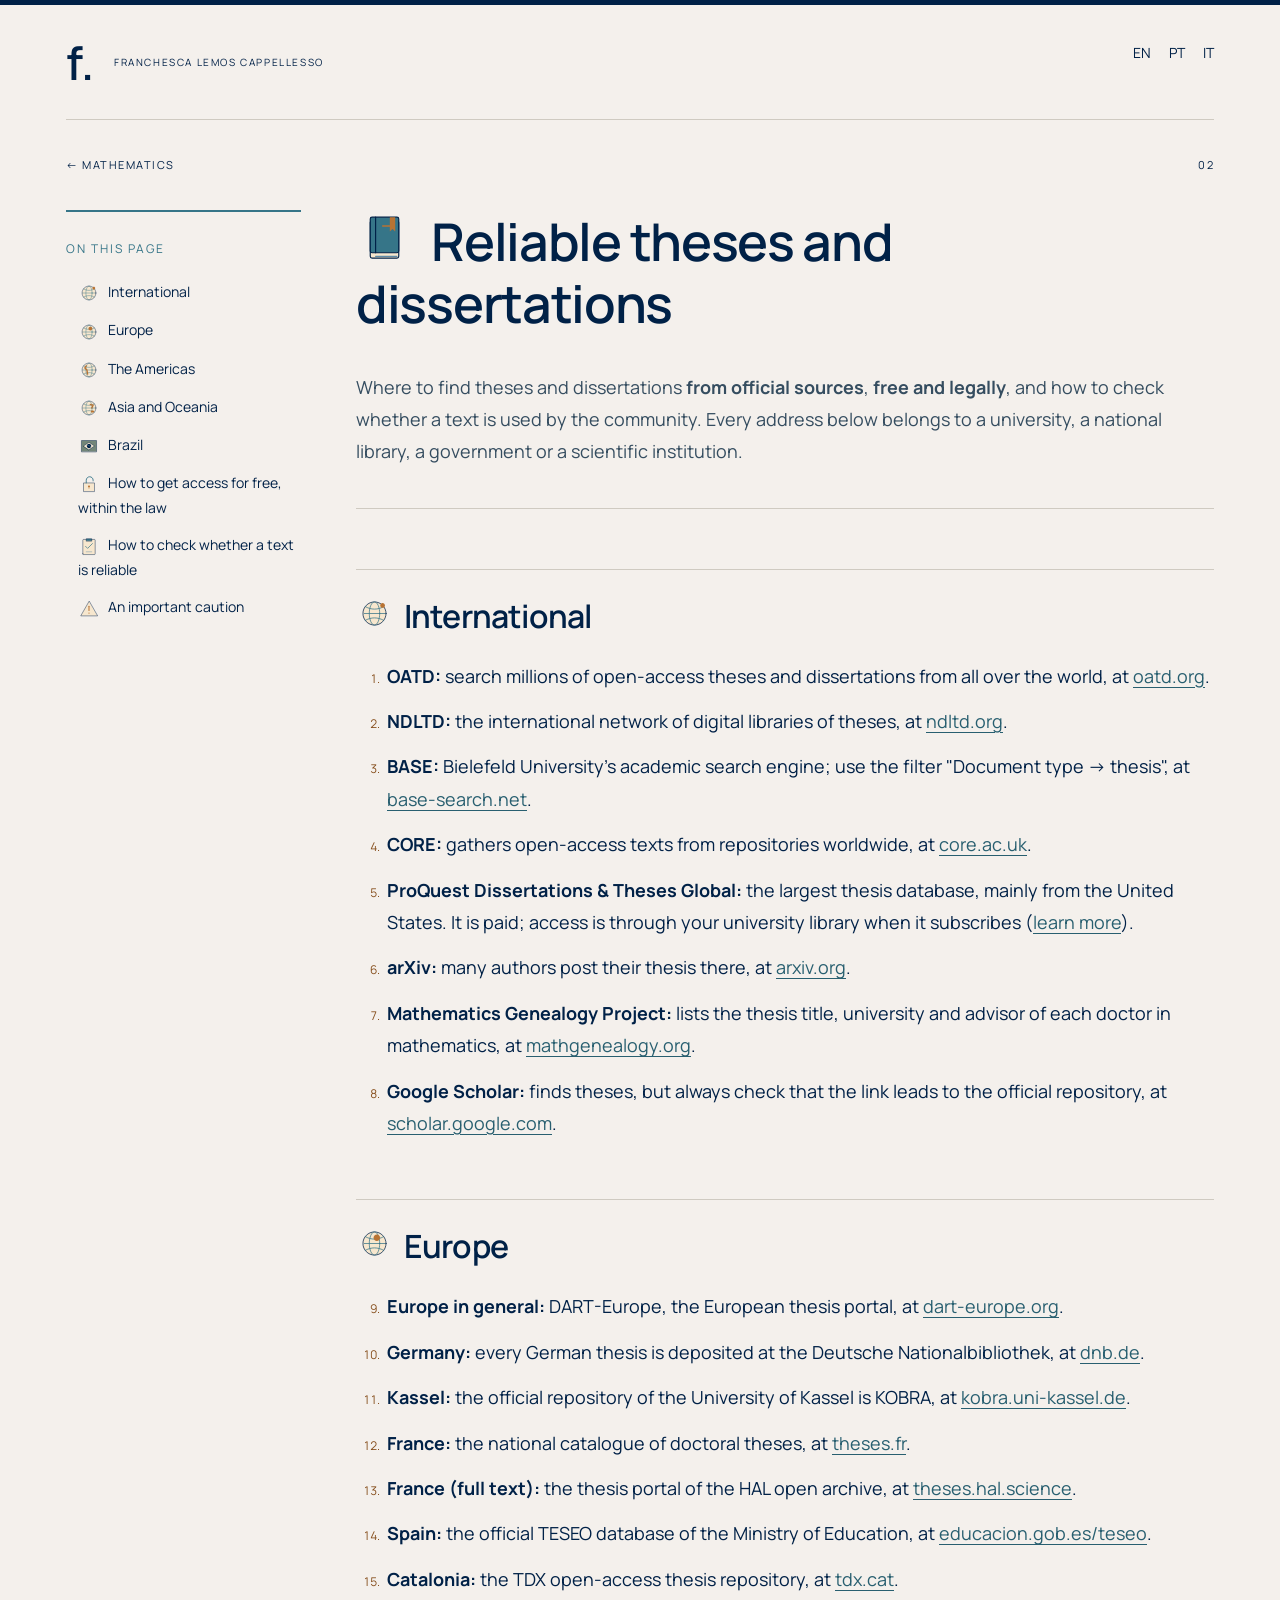
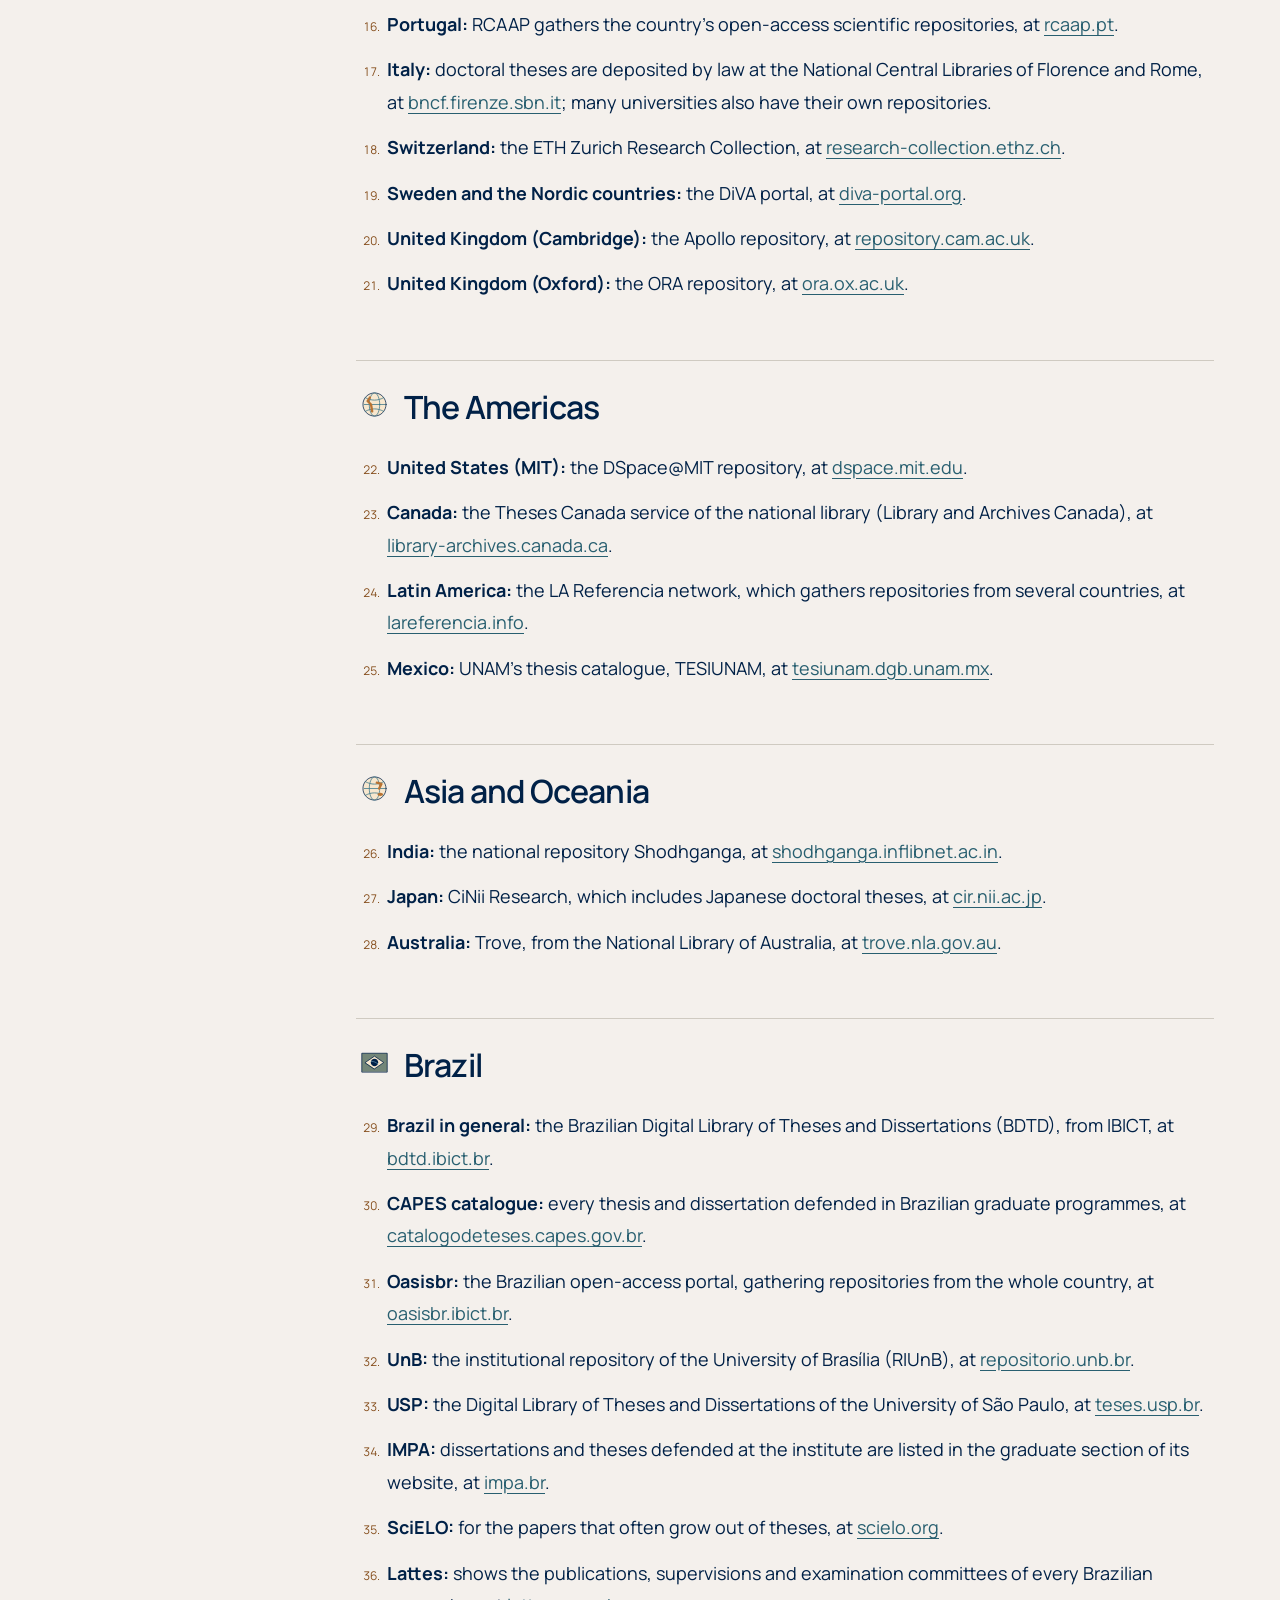
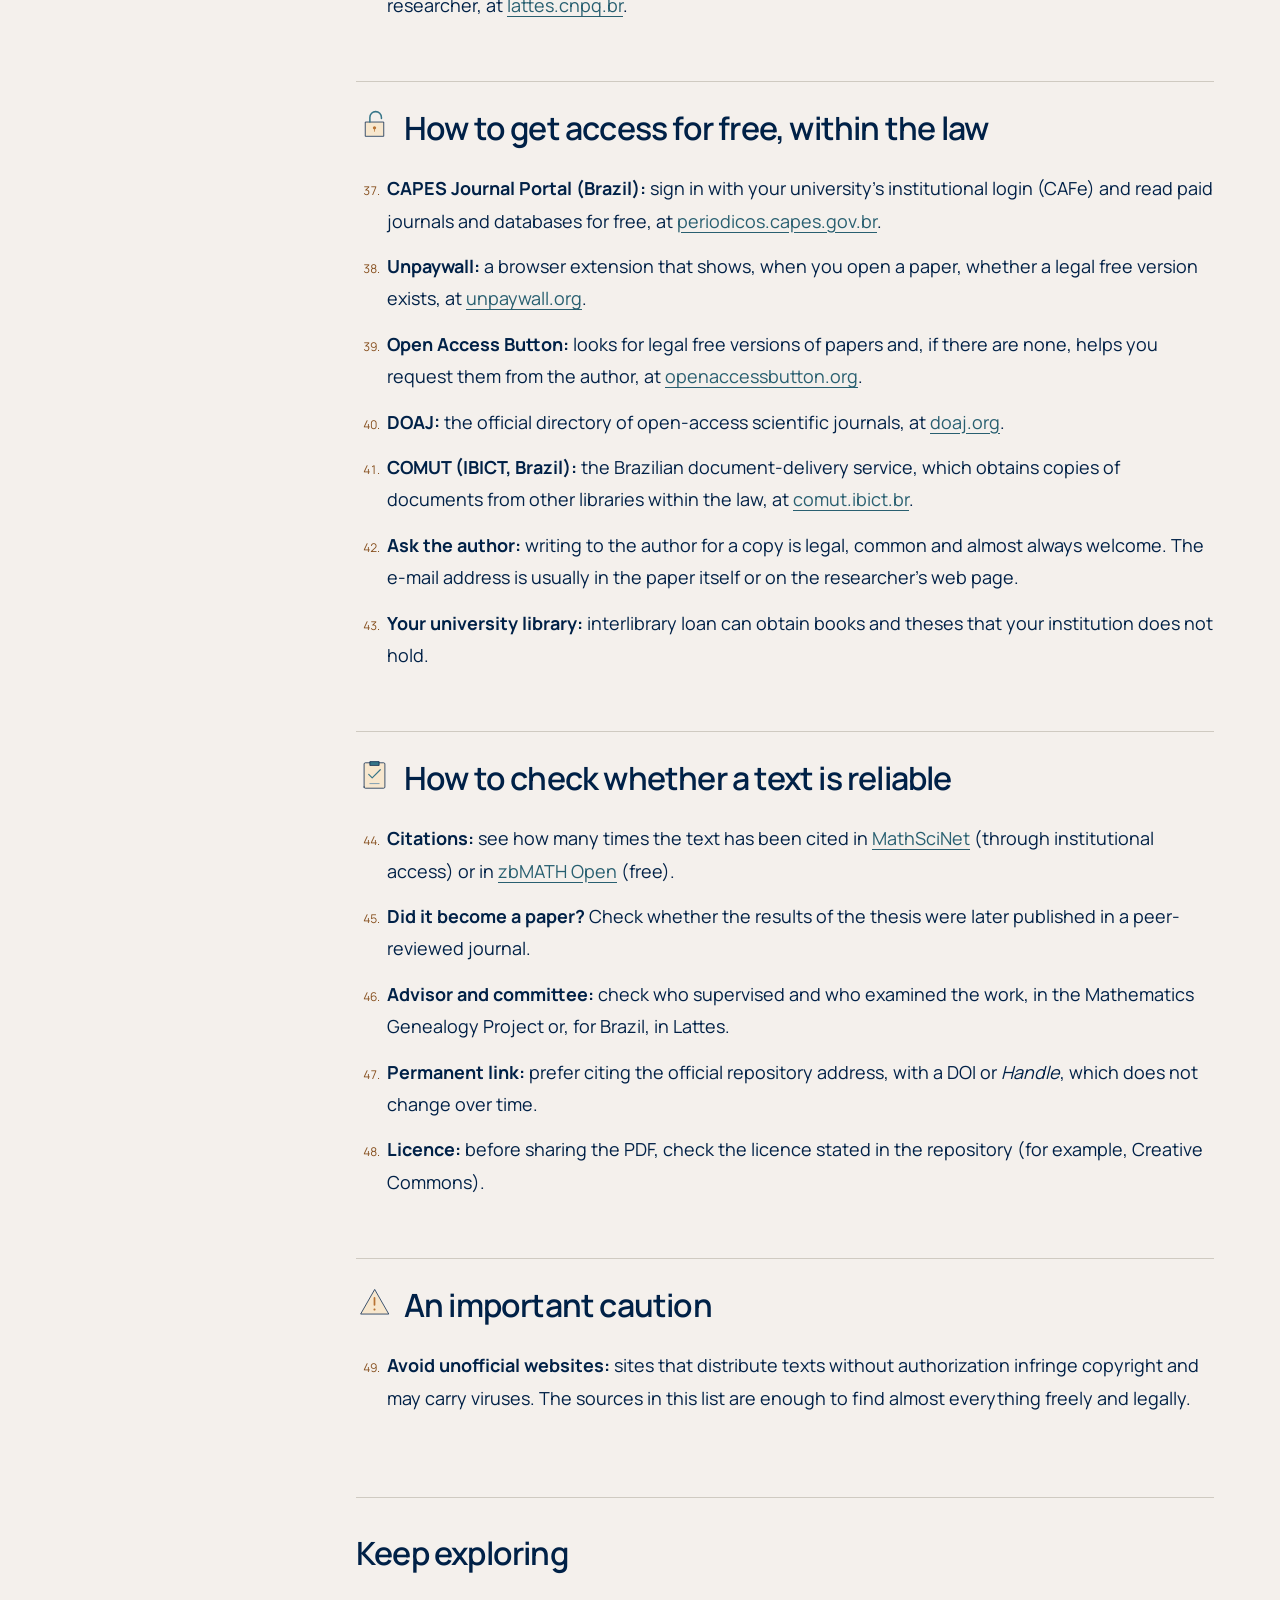
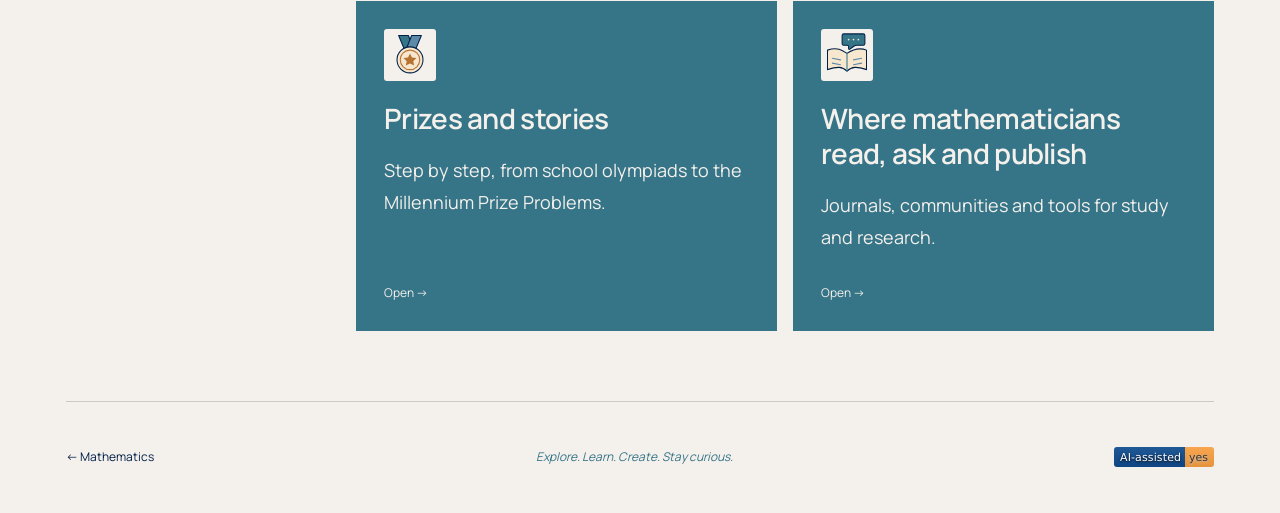
<file: theses.html>
<!doctype html><html lang="en"><head><meta charset="utf-8"><meta name="viewport" content="width=device-width, initial-scale=1"><title>Theses and dissertations · Franchesca Lemos Cappellesso</title><link rel="stylesheet" href="fonts.css"><link rel="stylesheet" href="math-paths.css?v=related-1"><link rel="stylesheet" href="typography.css?v=3">
</head><body><div class="page"><header><a class="brand" href="index.html?lang=en">f. <span>Franchesca Lemos Cappellesso</span></a><nav aria-label="Language"><a href="theses.html">EN</a><a href="teses.html">PT</a><a href="tesi.html">IT</a></nav></header><main><div class="reading-heading"><a href="mathematics.html">← Mathematics</a><span>02</span></div><div class="reading-layout"><aside><p class="eyebrow">On this page</p><div class="toc">
<ul>
<li><a href="#reliable-theses-and-dissertations"><img class="section-icon" src="assets/icons/books.svg?v=single-book" alt="" aria-hidden="true"> Reliable theses and dissertations</a><ul>
<li><a href="#international"><img class="section-icon" src="assets/icons/world.svg" alt="" aria-hidden="true"> International</a></li>
<li><a href="#europe"><img class="section-icon" src="assets/icons/europe.svg" alt="" aria-hidden="true"> Europe</a></li>
<li><a href="#the-americas"><img class="section-icon" src="assets/icons/americas.svg" alt="" aria-hidden="true"> The Americas</a></li>
<li><a href="#asia-and-oceania"><img class="section-icon" src="assets/icons/asia-oceania.svg" alt="" aria-hidden="true"> Asia and Oceania</a></li>
<li><a href="#brazil"><img class="section-icon" src="assets/icons/brazil.svg" alt="" aria-hidden="true"> Brazil</a></li>
<li><a href="#how-to-get-access-for-free-within-the-law"><img class="section-icon" src="assets/icons/access.svg" alt="" aria-hidden="true"> How to get access for free, within the law</a></li>
<li><a href="#how-to-check-whether-a-text-is-reliable"><img class="section-icon" src="assets/icons/checklist.svg" alt="" aria-hidden="true"> How to check whether a text is reliable</a></li>
<li><a href="#an-important-caution"><img class="section-icon" src="assets/icons/caution.svg" alt="" aria-hidden="true"> An important caution</a></li>
</ul>
</li>
</ul>
</div>
</aside><article class="prose"><h1 id="reliable-theses-and-dissertations"><img class="section-icon" src="assets/icons/books.svg?v=single-book" alt="" aria-hidden="true"> Reliable theses and dissertations</h1>
<p>Where to find theses and dissertations <strong>from official sources</strong>, <strong>free and
legally</strong>, and how to check whether a text is used by the community. Every
address below belongs to a university, a national library, a government or a
scientific institution.</p>
<hr />
<h2 id="international"><img class="section-icon" src="assets/icons/world.svg" alt="" aria-hidden="true"> International</h2>
<ol>
<li><strong>OATD:</strong> search millions of open-access theses and dissertations from all
   over the world, at <a href="https://oatd.org">oatd.org</a>.</li>
<li><strong>NDLTD:</strong> the international network of digital libraries of theses, at
   <a href="https://ndltd.org">ndltd.org</a>.</li>
<li><strong>BASE:</strong> Bielefeld University's academic search engine; use the filter
   "Document type → thesis", at <a href="https://www.base-search.net">base-search.net</a>.</li>
<li><strong>CORE:</strong> gathers open-access texts from repositories worldwide, at
   <a href="https://core.ac.uk">core.ac.uk</a>.</li>
<li><strong>ProQuest Dissertations &amp; Theses Global:</strong> the largest thesis database,
   mainly from the United States. It is paid; access is through your
   university library when it subscribes
   (<a href="https://about.proquest.com/en/products-services/pqdtglobal/">learn more</a>).</li>
<li><strong>arXiv:</strong> many authors post their thesis there, at
   <a href="https://arxiv.org">arxiv.org</a>.</li>
<li><strong>Mathematics Genealogy Project:</strong> lists the thesis title, university and
   advisor of each doctor in mathematics, at
   <a href="https://www.mathgenealogy.org">mathgenealogy.org</a>.</li>
<li><strong>Google Scholar:</strong> finds theses, but always check that the link leads to
   the official repository, at <a href="https://scholar.google.com">scholar.google.com</a>.</li>
</ol>
<h2 id="europe"><img class="section-icon" src="assets/icons/europe.svg" alt="" aria-hidden="true"> Europe</h2>
<ol start="9">
<li><strong>Europe in general:</strong> DART-Europe, the European thesis portal, at
   <a href="https://www.dart-europe.org">dart-europe.org</a>.</li>
<li><strong>Germany:</strong> every German thesis is deposited at the Deutsche
    Nationalbibliothek, at <a href="https://www.dnb.de">dnb.de</a>.</li>
<li><strong>Kassel:</strong> the official repository of the University of Kassel is KOBRA,
    at <a href="https://kobra.uni-kassel.de">kobra.uni-kassel.de</a>.</li>
<li><strong>France:</strong> the national catalogue of doctoral theses, at
    <a href="https://theses.fr">theses.fr</a>.</li>
<li><strong>France (full text):</strong> the thesis portal of the HAL open archive, at
    <a href="https://theses.hal.science">theses.hal.science</a>.</li>
<li><strong>Spain:</strong> the official TESEO database of the Ministry of Education, at
    <a href="https://www.educacion.gob.es/teseo">educacion.gob.es/teseo</a>.</li>
<li><strong>Catalonia:</strong> the TDX open-access thesis repository, at
    <a href="https://www.tdx.cat">tdx.cat</a>.</li>
<li><strong>Portugal:</strong> RCAAP gathers the country's open-access scientific
    repositories, at <a href="https://www.rcaap.pt">rcaap.pt</a>.</li>
<li><strong>Italy:</strong> doctoral theses are deposited by law at the National Central
    Libraries of Florence and Rome, at
    <a href="https://www.bncf.firenze.sbn.it">bncf.firenze.sbn.it</a>; many universities
    also have their own repositories.</li>
<li><strong>Switzerland:</strong> the ETH Zurich Research Collection, at
    <a href="https://www.research-collection.ethz.ch">research-collection.ethz.ch</a>.</li>
<li><strong>Sweden and the Nordic countries:</strong> the DiVA portal, at
    <a href="https://www.diva-portal.org">diva-portal.org</a>.</li>
<li><strong>United Kingdom (Cambridge):</strong> the Apollo repository, at
    <a href="https://www.repository.cam.ac.uk">repository.cam.ac.uk</a>.</li>
<li><strong>United Kingdom (Oxford):</strong> the ORA repository, at
    <a href="https://ora.ox.ac.uk">ora.ox.ac.uk</a>.</li>
</ol>
<h2 id="the-americas"><img class="section-icon" src="assets/icons/americas.svg" alt="" aria-hidden="true"> The Americas</h2>
<ol start="22">
<li><strong>United States (MIT):</strong> the DSpace@MIT repository, at
    <a href="https://dspace.mit.edu">dspace.mit.edu</a>.</li>
<li><strong>Canada:</strong> the Theses Canada service of the national library (Library and
    Archives Canada), at
    <a href="https://library-archives.canada.ca">library-archives.canada.ca</a>.</li>
<li><strong>Latin America:</strong> the LA Referencia network, which gathers repositories
    from several countries, at <a href="https://www.lareferencia.info">lareferencia.info</a>.</li>
<li><strong>Mexico:</strong> UNAM's thesis catalogue, TESIUNAM, at
    <a href="https://tesiunam.dgb.unam.mx">tesiunam.dgb.unam.mx</a>.</li>
</ol>
<h2 id="asia-and-oceania"><img class="section-icon" src="assets/icons/asia-oceania.svg" alt="" aria-hidden="true"> Asia and Oceania</h2>
<ol start="26">
<li><strong>India:</strong> the national repository Shodhganga, at
    <a href="https://shodhganga.inflibnet.ac.in">shodhganga.inflibnet.ac.in</a>.</li>
<li><strong>Japan:</strong> CiNii Research, which includes Japanese doctoral theses, at
    <a href="https://cir.nii.ac.jp">cir.nii.ac.jp</a>.</li>
<li><strong>Australia:</strong> Trove, from the National Library of Australia, at
    <a href="https://trove.nla.gov.au">trove.nla.gov.au</a>.</li>
</ol>
<h2 id="brazil"><img class="section-icon" src="assets/icons/brazil.svg" alt="" aria-hidden="true"> Brazil</h2>
<ol start="29">
<li><strong>Brazil in general:</strong> the Brazilian Digital Library of Theses and
    Dissertations (BDTD), from IBICT, at <a href="https://bdtd.ibict.br">bdtd.ibict.br</a>.</li>
<li><strong>CAPES catalogue:</strong> every thesis and dissertation defended in Brazilian
    graduate programmes, at
    <a href="https://catalogodeteses.capes.gov.br">catalogodeteses.capes.gov.br</a>.</li>
<li><strong>Oasisbr:</strong> the Brazilian open-access portal, gathering repositories from
    the whole country, at <a href="https://oasisbr.ibict.br">oasisbr.ibict.br</a>.</li>
<li><strong>UnB:</strong> the institutional repository of the University of Brasília
    (RIUnB), at <a href="https://repositorio.unb.br">repositorio.unb.br</a>.</li>
<li><strong>USP:</strong> the Digital Library of Theses and Dissertations of the University
    of São Paulo, at <a href="https://www.teses.usp.br">teses.usp.br</a>.</li>
<li><strong>IMPA:</strong> dissertations and theses defended at the institute are listed in
    the graduate section of its website, at <a href="https://impa.br">impa.br</a>.</li>
<li><strong>SciELO:</strong> for the papers that often grow out of theses, at
    <a href="https://www.scielo.org">scielo.org</a>.</li>
<li><strong>Lattes:</strong> shows the publications, supervisions and examination
    committees of every Brazilian researcher, at
    <a href="https://lattes.cnpq.br">lattes.cnpq.br</a>.</li>
</ol>
<h2 id="how-to-get-access-for-free-within-the-law"><img class="section-icon" src="assets/icons/access.svg" alt="" aria-hidden="true"> How to get access for free, within the law</h2>
<ol start="37">
<li><strong>CAPES Journal Portal (Brazil):</strong> sign in with your university's
    institutional login (CAFe) and read paid journals and databases for free,
    at <a href="https://www.periodicos.capes.gov.br">periodicos.capes.gov.br</a>.</li>
<li><strong>Unpaywall:</strong> a browser extension that shows, when you open a paper,
    whether a legal free version exists, at <a href="https://unpaywall.org">unpaywall.org</a>.</li>
<li><strong>Open Access Button:</strong> looks for legal free versions of papers and, if
    there are none, helps you request them from the author, at
    <a href="https://openaccessbutton.org">openaccessbutton.org</a>.</li>
<li><strong>DOAJ:</strong> the official directory of open-access scientific journals, at
    <a href="https://doaj.org">doaj.org</a>.</li>
<li><strong>COMUT (IBICT, Brazil):</strong> the Brazilian document-delivery service, which
    obtains copies of documents from other libraries within the law, at
    <a href="https://comut.ibict.br">comut.ibict.br</a>.</li>
<li><strong>Ask the author:</strong> writing to the author for a copy is legal, common and
    almost always welcome. The e-mail address is usually in the paper itself
    or on the researcher's web page.</li>
<li><strong>Your university library:</strong> interlibrary loan can obtain books and theses
    that your institution does not hold.</li>
</ol>
<h2 id="how-to-check-whether-a-text-is-reliable"><img class="section-icon" src="assets/icons/checklist.svg" alt="" aria-hidden="true"> How to check whether a text is reliable</h2>
<ol start="44">
<li><strong>Citations:</strong> see how many times the text has been cited in
    <a href="https://mathscinet.ams.org">MathSciNet</a> (through institutional access) or
    in <a href="https://zbmath.org">zbMATH Open</a> (free).</li>
<li><strong>Did it become a paper?</strong> Check whether the results of the thesis were
    later published in a peer-reviewed journal.</li>
<li><strong>Advisor and committee:</strong> check who supervised and who examined the work,
    in the Mathematics Genealogy Project or, for Brazil, in Lattes.</li>
<li><strong>Permanent link:</strong> prefer citing the official repository address, with a
    DOI or <em>Handle</em>, which does not change over time.</li>
<li><strong>Licence:</strong> before sharing the PDF, check the licence stated in the
    repository (for example, Creative Commons).</li>
</ol>
<h2 id="an-important-caution"><img class="section-icon" src="assets/icons/caution.svg" alt="" aria-hidden="true"> An important caution</h2>
<ol start="49">
<li><strong>Avoid unofficial websites:</strong> sites that distribute texts without
    authorization infringe copyright and may carry viruses. The sources in
    this list are enough to find almost everything freely and legally.</li>
</ol></article></div><section class="related" aria-label="Keep exploring"><h2>Keep exploring</h2><div class="related-grid"><a class="related-card" href="did-you-know.html"><img src="assets/icons/prizes.svg?v=1" width="52" height="52" alt="" aria-hidden="true"><h3>Prizes and stories</h3><p>Step by step, from school olympiads to the Millennium Prize Problems.</p><span>Open →</span></a><a class="related-card" href="research-guide.html"><img src="assets/icons/research.svg?v=single-book" width="52" height="52" alt="" aria-hidden="true"><h3>Where mathematicians read, ask and publish</h3><p>Journals, communities and tools for study and research.</p><span>Open →</span></a></div></section></main><footer><a href="mathematics.html">← Mathematics</a><span>Explore. Learn. Create. Stay curious.</span><img class="ai-badge" src="assets/icons/ai-assisted.svg" width="100" height="20" alt="AI-assisted: yes" title="Made in collaboration with AI"></footer></div></body></html>
</file>
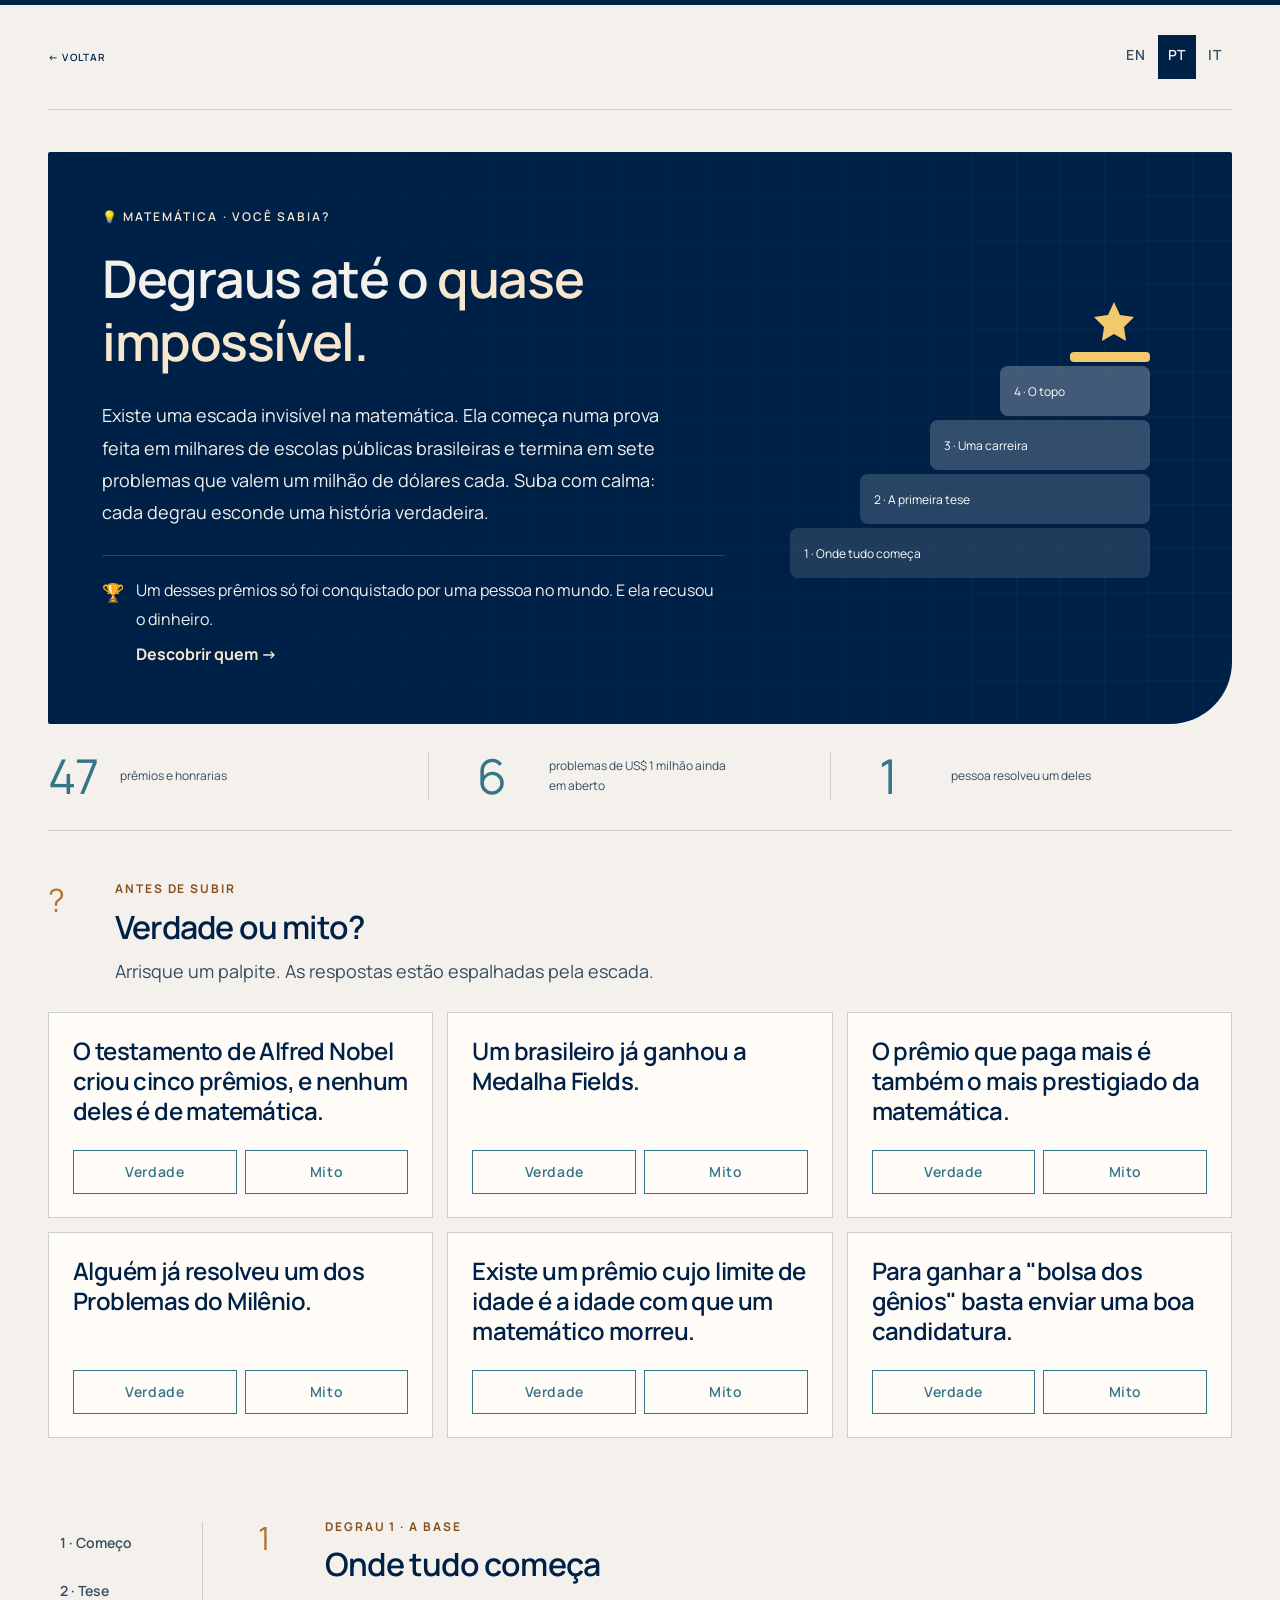
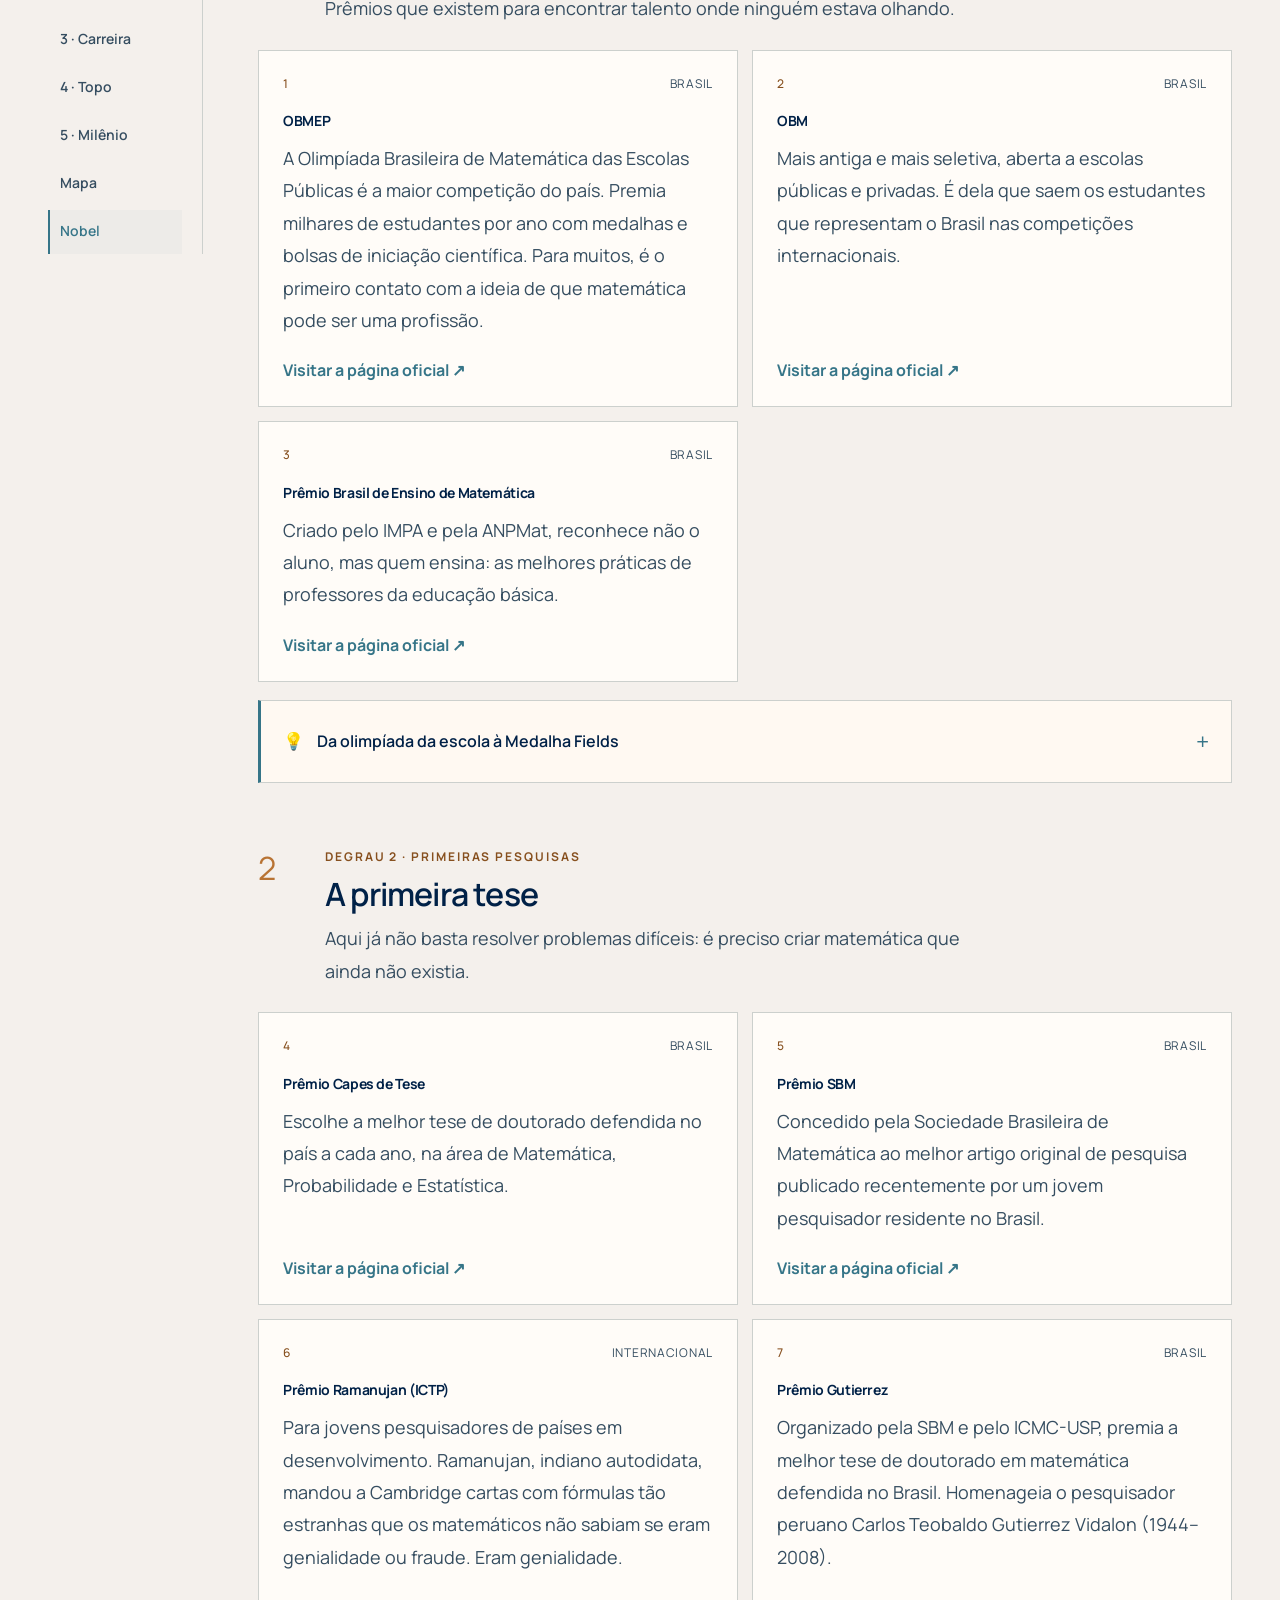
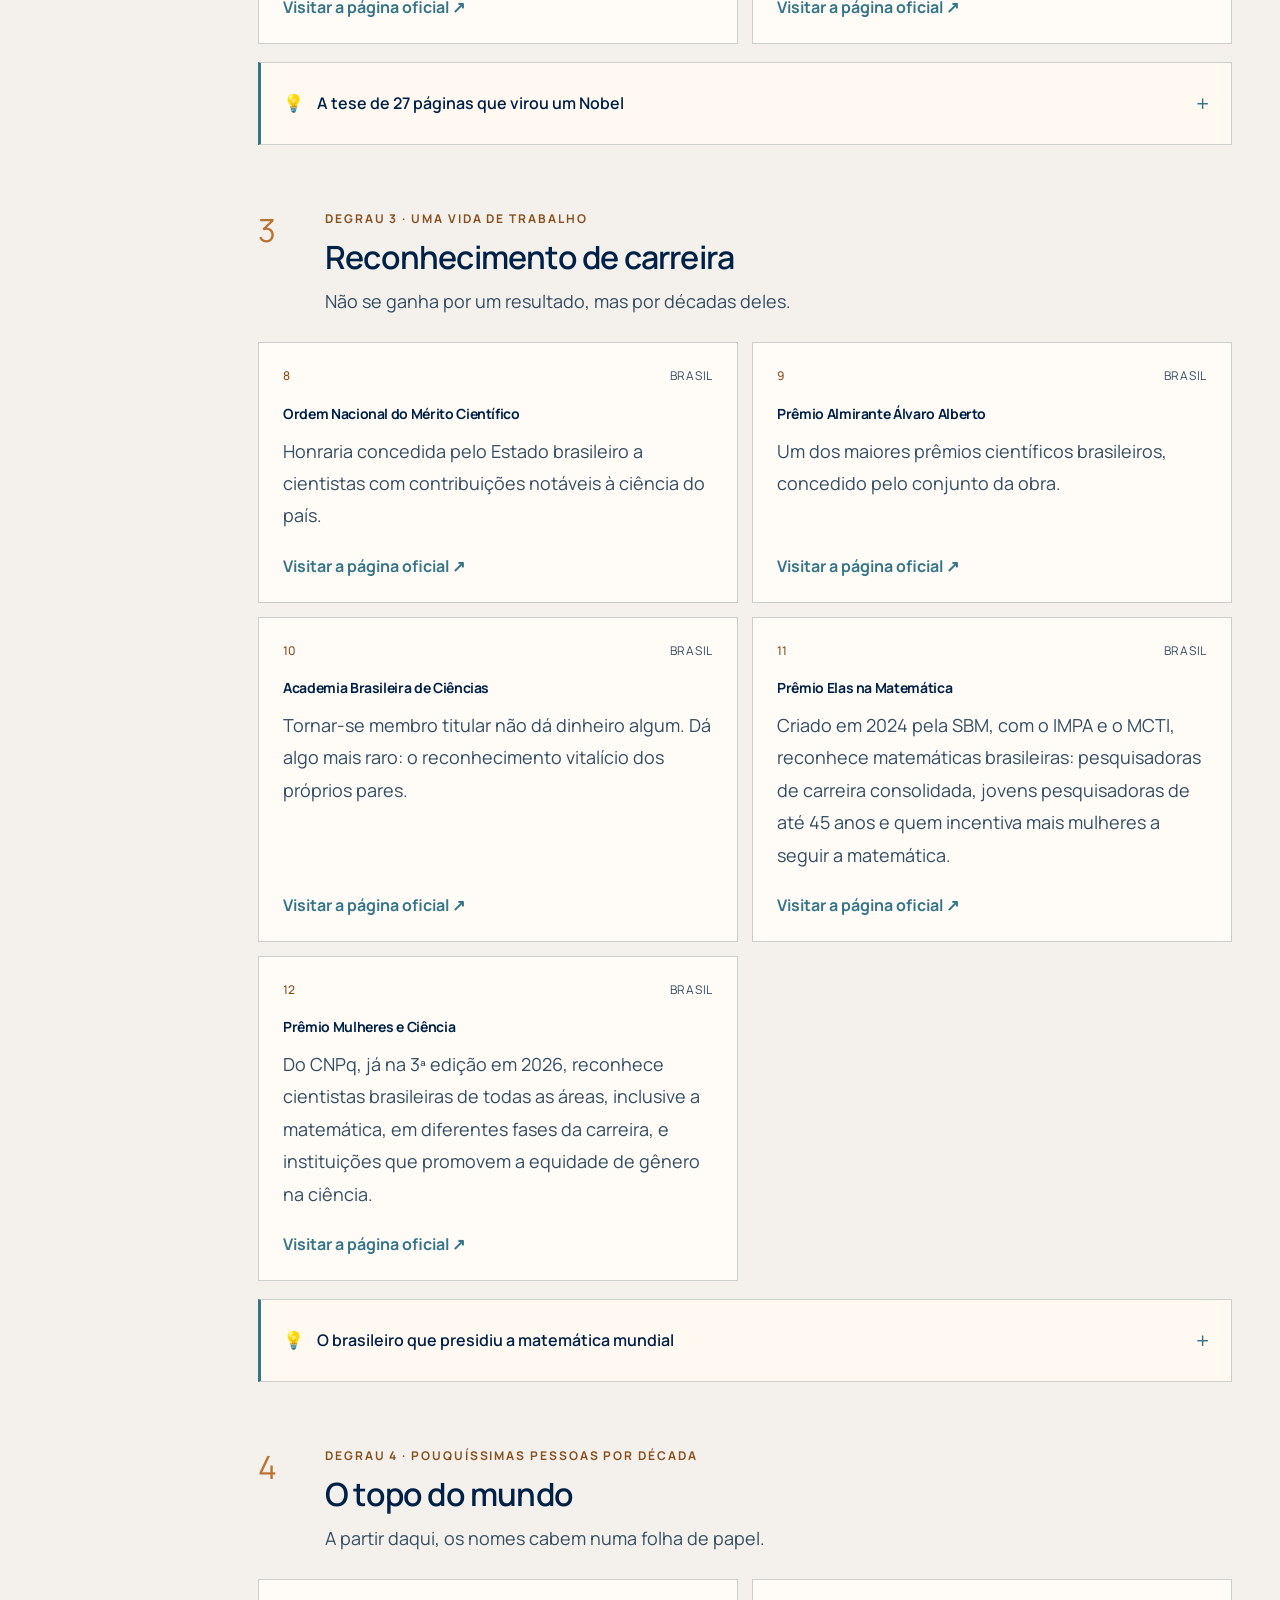
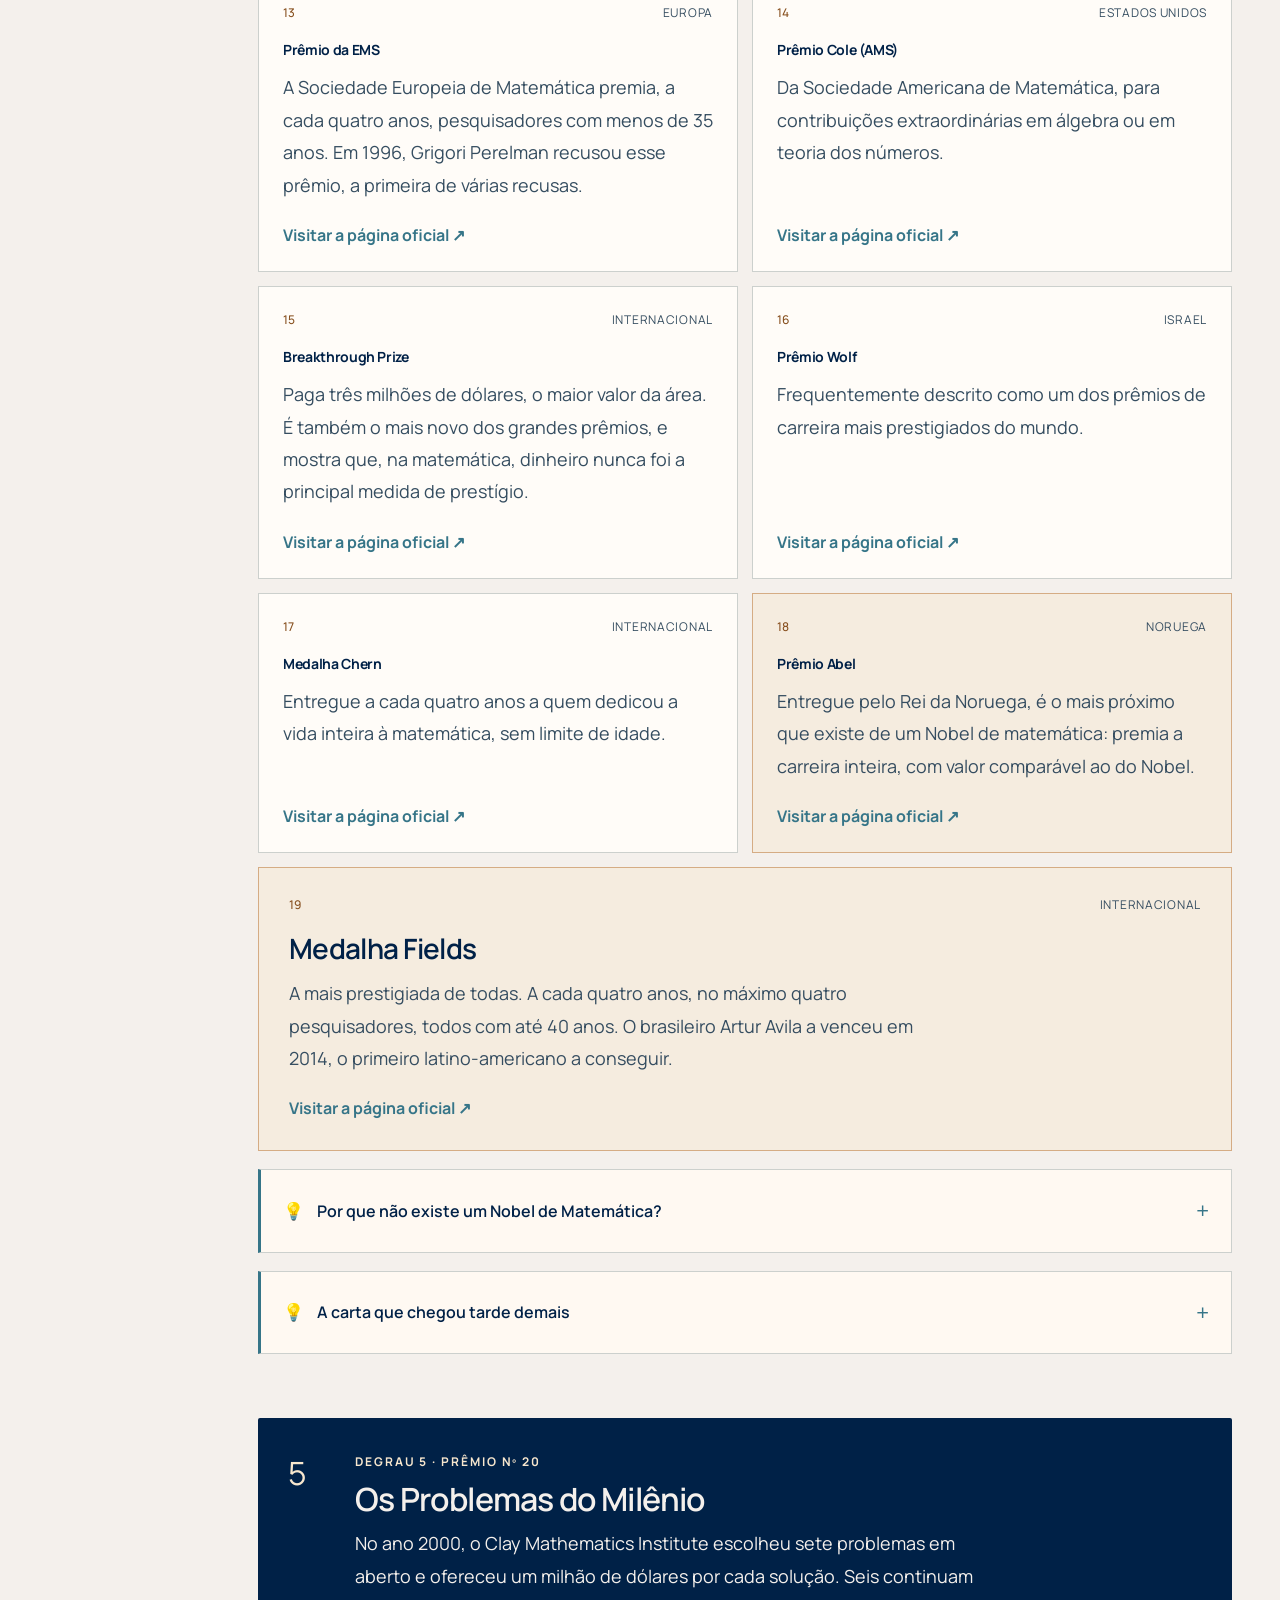
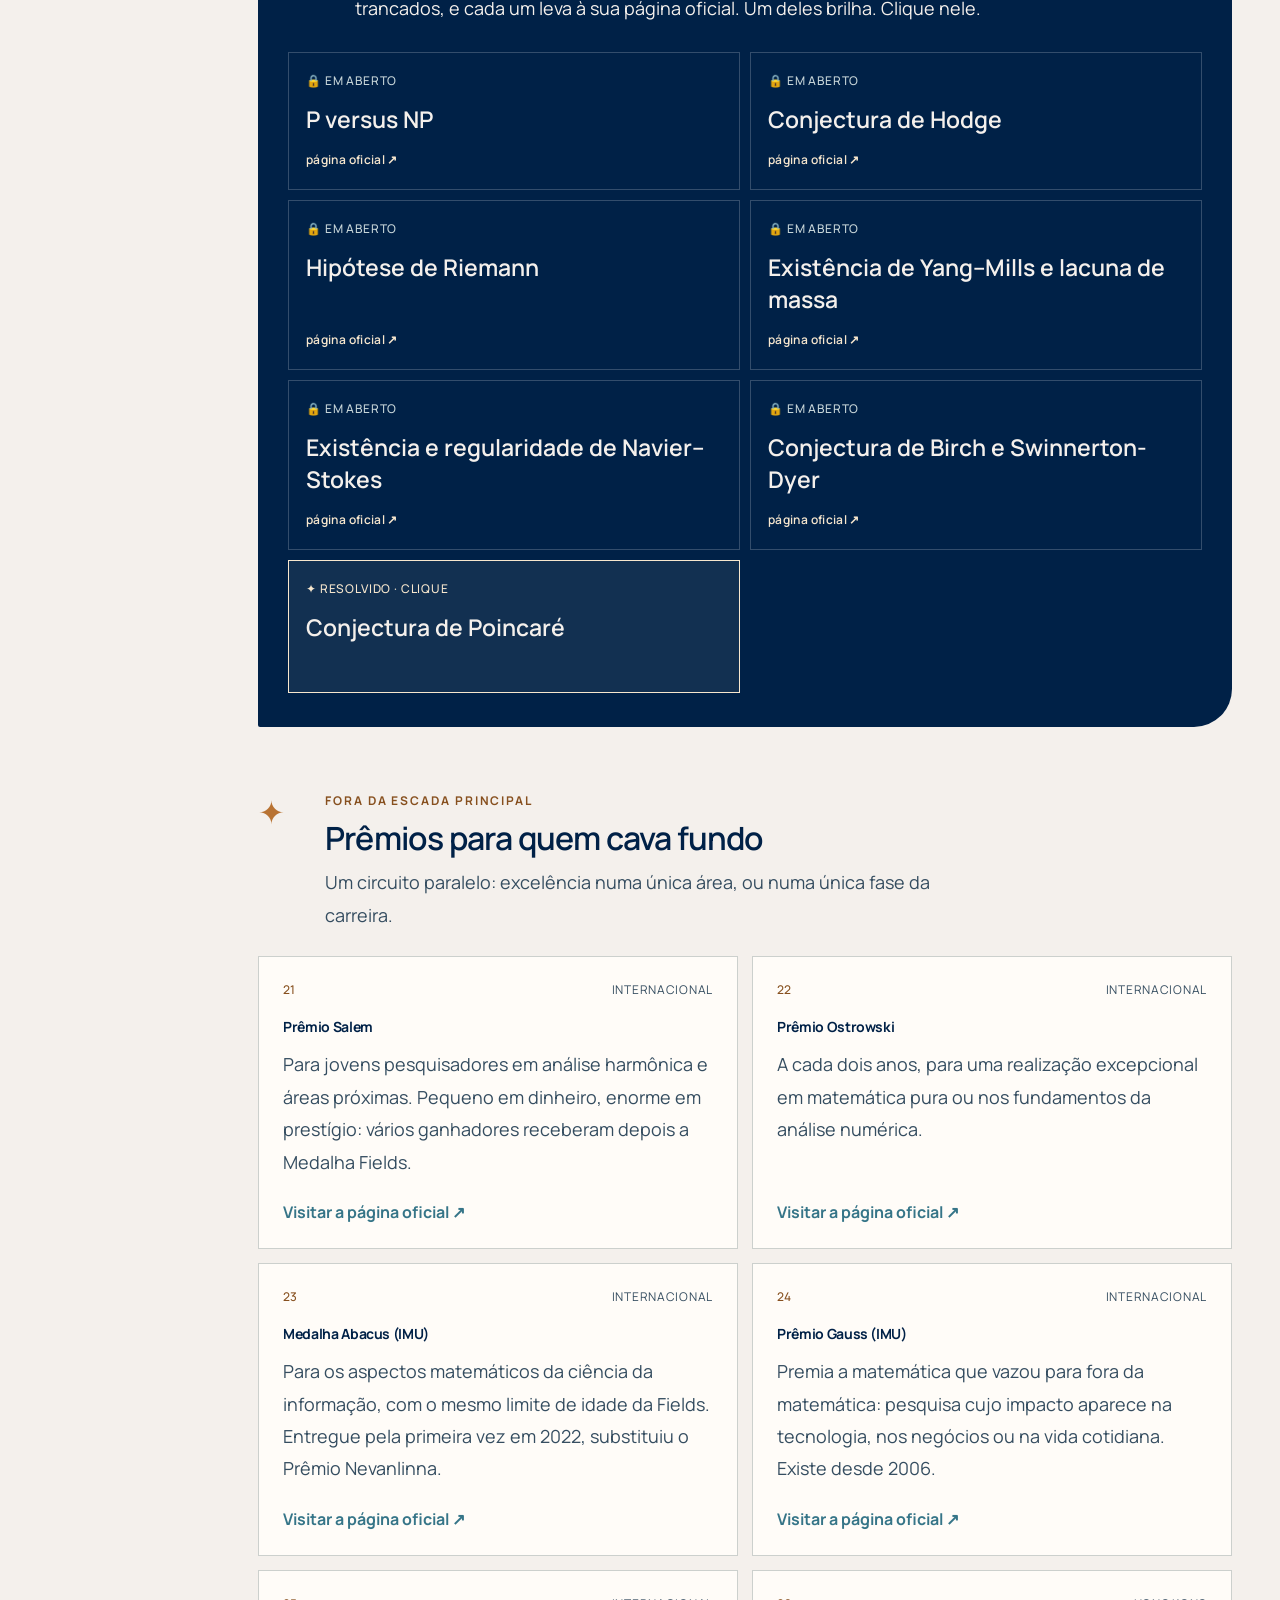
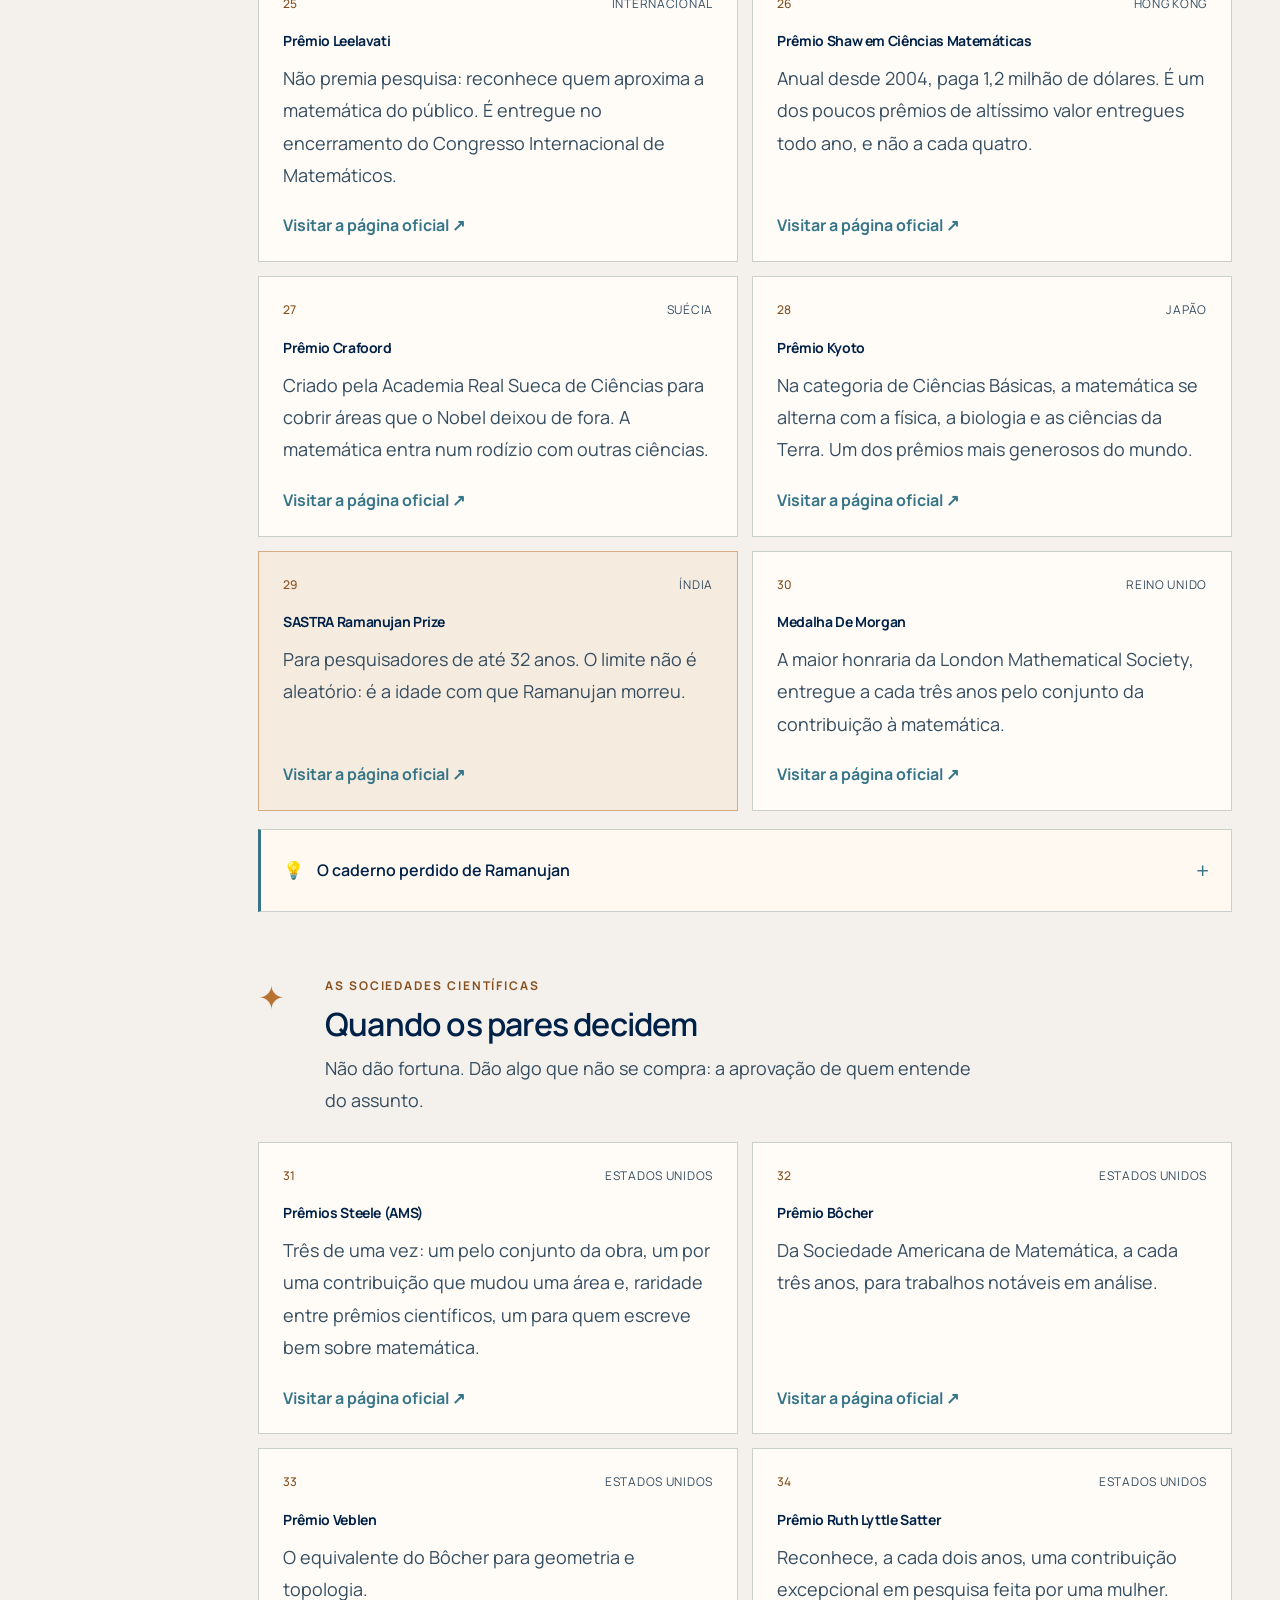
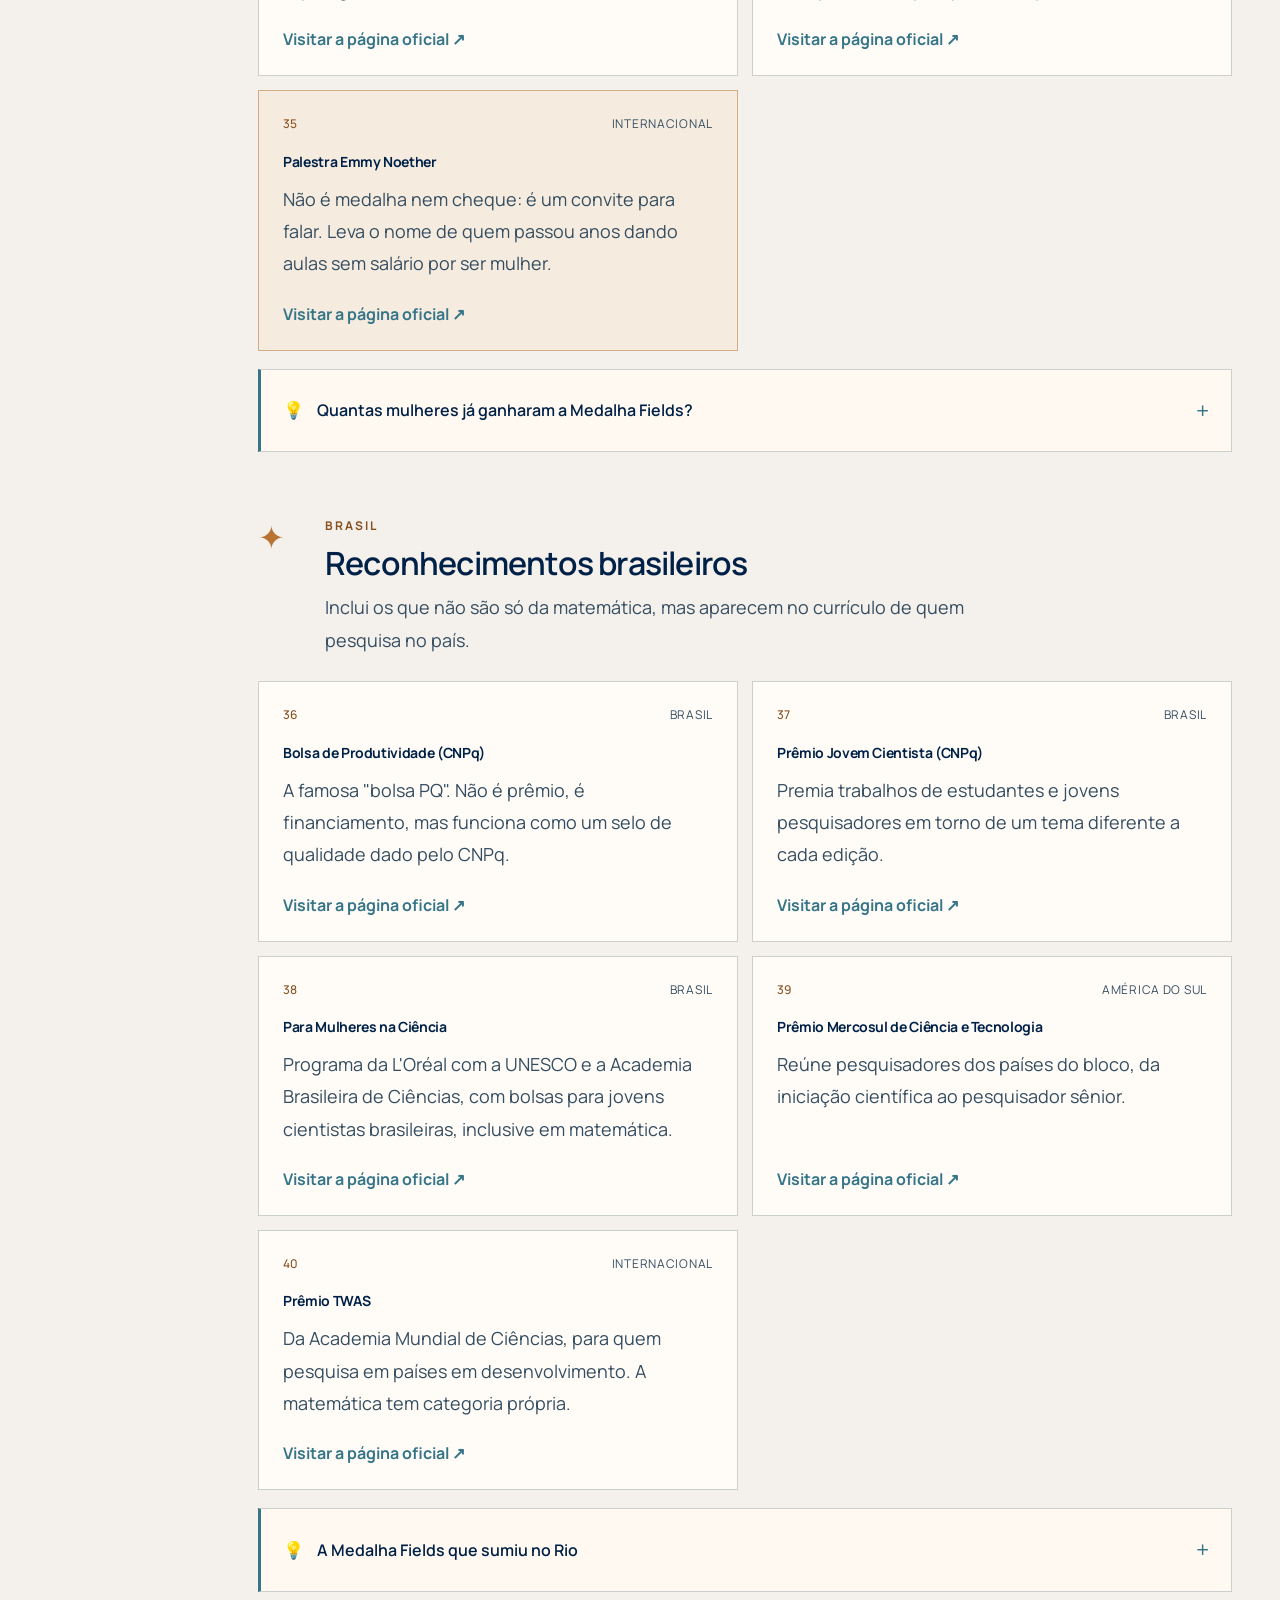
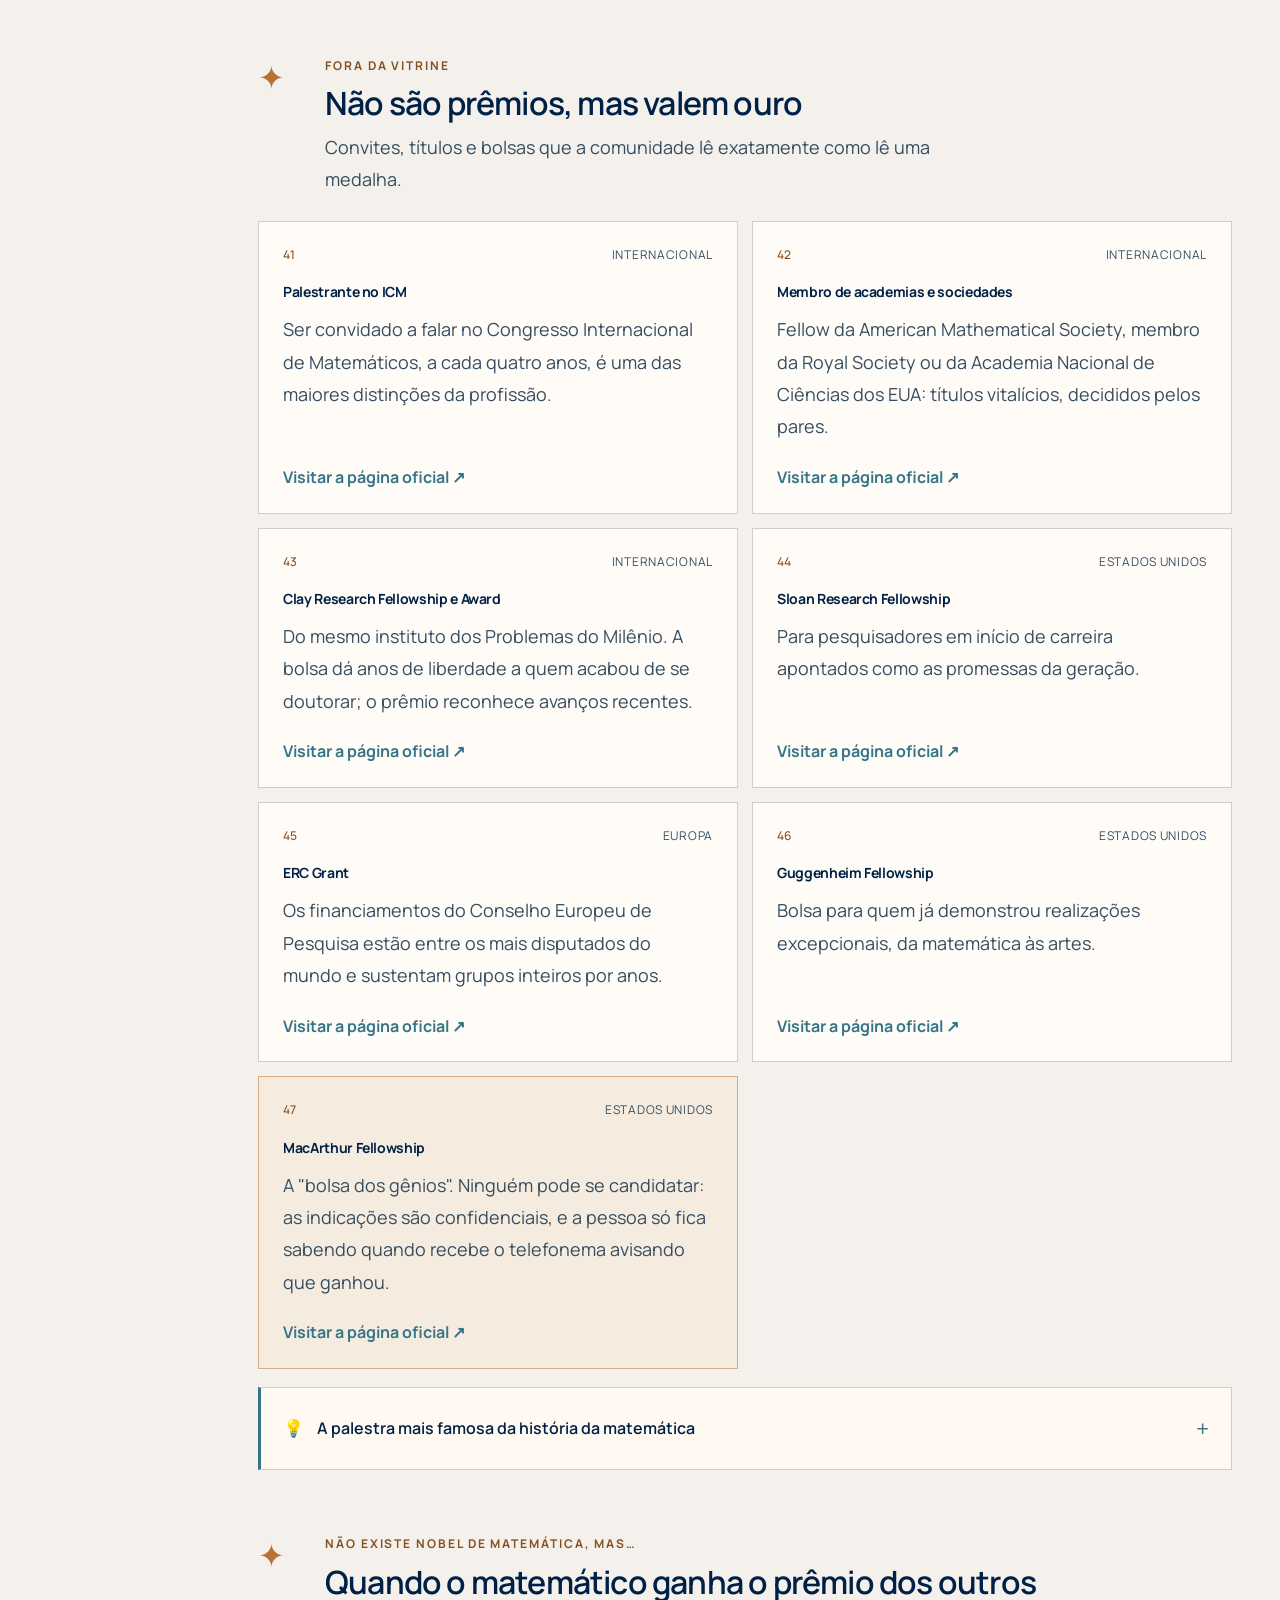
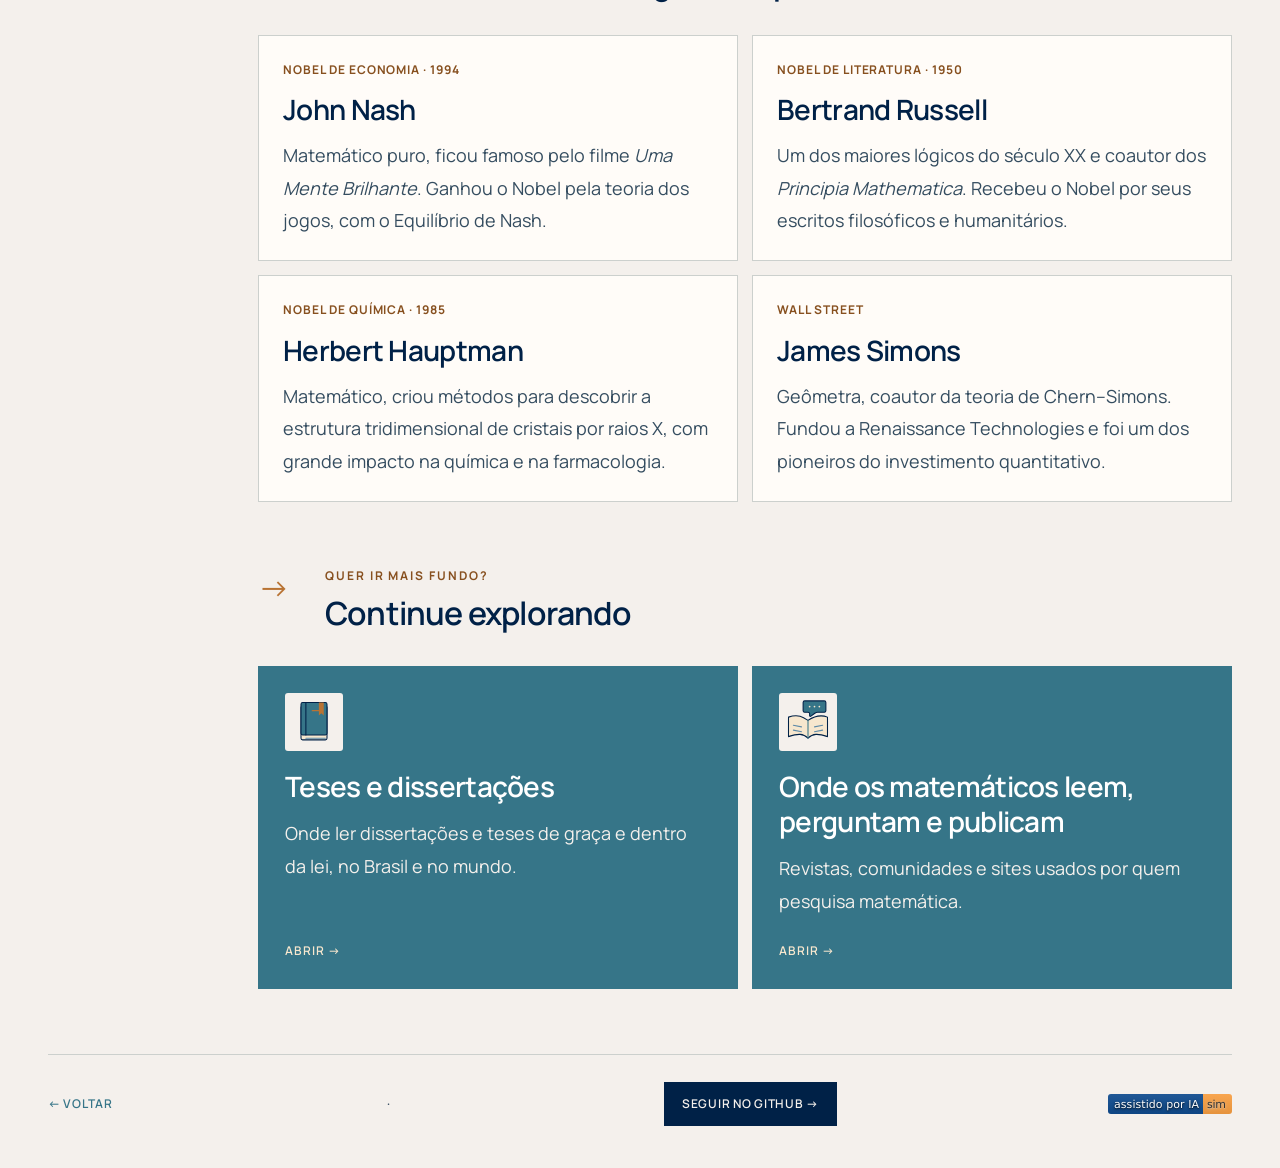
<file: voce-sabia.html>
<!doctype html>
<html lang="pt-BR" data-idioma="pt">
<head>
  <meta charset="utf-8">
  <meta name="viewport" content="width=device-width, initial-scale=1">

  <title>Você sabia? · Franchesca Lemos Cappellesso</title>
  <meta name="description" content="Os degraus da matemática, da olimpíada escolar aos Problemas do Milênio.">

  <link rel="stylesheet" href="fonts.css">
  <link rel="stylesheet" href="did-you-know.css?v=icons-3">
<link rel="stylesheet" href="typography.css?v=3">
</head>

<body>
  <div class="page">

    <header>
      <a class="name" href="matematica.html">← voltar</a>
      <nav class="langs">
        <a href="did-you-know.html">EN</a>
        <a href="voce-sabia.html" aria-current="page">PT</a>
        <a href="lo-sapevi.html">IT</a>
      </nav>
    </header>

    <!-- Abertura, com a escada desenhada -->
    <div class="hero">
      <div>
        <p class="eyebrow">💡 Matemática · Você sabia?</p>
        <h1>Degraus até o <em>quase impossível.</em></h1>
        <p class="lead">
          Existe uma escada invisível na matemática. Ela começa numa prova feita
          em milhares de escolas públicas brasileiras e termina em sete problemas
          que valem um milhão de dólares cada. Suba com calma: cada degrau
          esconde uma história verdadeira.
        </p>
        <div class="hook">
          <span>🏆</span>
          <span>
            Um desses prêmios só foi conquistado por uma pessoa no mundo. E ela
            recusou o dinheiro.
            <a href="#nivel5">Descobrir quem →</a>
          </span>
        </div>
      </div>

      <!-- Cada degrau é um link para a seção correspondente -->
      <svg class="stair" viewBox="0 0 380 300" role="img"
           aria-label="Uma escada de cinco degraus, com uma estrela no topo">
        <a href="#nivel1">
          <rect x="10"  y="240" width="360" height="50" rx="8" fill="rgba(255,255,255,.12)"/>
          <text x="24" y="270" fill="#fff" font-size="12">1 · Onde tudo começa</text>
        </a>
        <a href="#nivel2">
          <rect x="80"  y="186" width="290" height="50" rx="8" fill="rgba(255,255,255,.16)"/>
          <text x="94" y="216" fill="#fff" font-size="12">2 · A primeira tese</text>
        </a>
        <a href="#nivel3">
          <rect x="150" y="132" width="220" height="50" rx="8" fill="rgba(255,255,255,.2)"/>
          <text x="164" y="162" fill="#fff" font-size="12">3 · Uma carreira</text>
        </a>
        <a href="#nivel4">
          <rect x="220" y="78"  width="150" height="50" rx="8" fill="rgba(255,255,255,.26)"/>
          <text x="234" y="108" fill="#fff" font-size="12">4 · O topo</text>
        </a>
        <a href="#nivel5">
          <rect x="290" y="64"  width="80"  height="10" rx="4" fill="#f4c96b"/>
        </a>
        <g class="star">
          <path d="M334 14 l6 13 14 2 -10 10 2 14 -12-7 -12 7 2-14 -10-10 14-2z"
                fill="#f4c96b"/>
        </g>
      </svg>
    </div>

    <!-- Números que contam até o valor final -->
    <div class="counters">
      <div class="counter"><b data-conta="46" data-conta-premios>0</b><span>prêmios e honrarias</span></div>
      <div class="counter"><b data-conta="6">0</b><span>problemas de US$ 1 milhão ainda em aberto</span></div>
      <div class="counter"><b data-conta="1">0</b><span>pessoa resolveu um deles</span></div>
    </div>

    <section id="quiz">
      <div class="level">
        <div class="level-num">?</div>
        <div>
          <div class="kicker">Antes de subir</div>
          <h2>Verdade ou mito?</h2>
          <p class="sub">Arrisque um palpite. As respostas estão espalhadas pela escada.</p>
        </div>
      </div>
      <div class="quiz" id="quiz-list"></div>
    </section>

    <nav class="steps-nav" id="steps-nav">
      <a href="#nivel1">1 · Começo</a>
      <a href="#nivel2">2 · Tese</a>
      <a href="#nivel3">3 · Carreira</a>
      <a href="#nivel4">4 · Topo</a>
      <a href="#nivel5">5 · Milênio</a>
      <a href="#mapa">Mapa</a>
      <a href="#nobel">Nobel</a>
    </nav>

    <section id="nivel1">
      <div class="level">
        <div class="level-num">1</div>
        <div>
          <div class="kicker">Degrau 1 · a base</div>
          <h2>Onde tudo começa</h2>
          <p class="sub">Prêmios que existem para encontrar talento onde ninguém estava olhando.</p>
        </div>
      </div>
      <div class="grid" data-nivel="1"></div>

      <details class="sabia">
        <summary><span class="bulb">💡</span> Da olimpíada da escola à Medalha Fields</summary>
        <div class="inside">
          <p>
            Artur Avila começou nas olimpíadas de matemática ainda na escola, no Rio de Janeiro. Em 1995, aos 16 anos, ganhou a medalha de ouro na Olimpíada Internacional de Matemática.
          </p>
          <p>
            Ainda aluno do ensino médio, e sem ter entrado numa faculdade, concluiu o mestrado no IMPA. Doutorou-se lá mesmo, em 2001. Em 2014, recebeu a Medalha Fields: o primeiro latino-americano a conquistá-la.
          </p>
          <p class="fonte">🔗 Fonte oficial: <a href="https://www.obm.org.br" target="_blank" rel="noopener noreferrer">Olimpíada Brasileira de Matemática</a> · <a href="https://www.mathunion.org/imu-awards/fields-medal/fields-medals-2014" target="_blank" rel="noopener noreferrer">IMU · Medalhas Fields de 2014</a></p>
        </div>
      </details>
    </section>

    <section id="nivel2">
      <div class="level">
        <div class="level-num">2</div>
        <div>
          <div class="kicker">Degrau 2 · primeiras pesquisas</div>
          <h2>A primeira tese</h2>
          <p class="sub">Aqui já não basta resolver problemas difíceis: é preciso criar matemática que ainda não existia.</p>
        </div>
      </div>
      <div class="grid" data-nivel="2"></div>

      <details class="sabia">
        <summary><span class="bulb">💡</span> A tese de 27 páginas que virou um Nobel</summary>
        <div class="inside">
          <p>
            Em 1950, John Nash defendeu em Princeton uma tese de doutorado curtíssima, com cerca de 27 páginas, chamada <em>Non-cooperative games</em>. Nela aparecia pela primeira vez a ideia que hoje leva o nome dele: o Equilíbrio de Nash.
          </p>
          <p>
            Quarenta e quatro anos depois, em 1994, essas ideias lhe renderam o Nobel de Economia, pela análise pioneira dos equilíbrios na teoria dos jogos não cooperativos.
          </p>
          <p class="fonte">🔗 Fonte oficial: <a href="https://www.nobelprize.org/prizes/economic-sciences/1994/nash/facts/" target="_blank" rel="noopener noreferrer">Prêmio Nobel · John Nash</a></p>
        </div>
      </details>
    </section>

    <section id="nivel3">
      <div class="level">
        <div class="level-num">3</div>
        <div>
          <div class="kicker">Degrau 3 · uma vida de trabalho</div>
          <h2>Reconhecimento de carreira</h2>
          <p class="sub">Não se ganha por um resultado, mas por décadas deles.</p>
        </div>
      </div>
      <div class="grid" data-nivel="3"></div>

      <details class="sabia">
        <summary><span class="bulb">💡</span> O brasileiro que presidiu a matemática mundial</summary>
        <div class="inside">
          <p>
            Jacob Palis, pesquisador do IMPA, foi secretário-geral da União Matemática Internacional de 1991 a 1998 e, em seguida, seu presidente, de 1999 a 2002. É essa a entidade que concede, entre outras, a Medalha Fields.
          </p>
          <p>
            Em 2010, recebeu o Prêmio Balzan de Matemática por suas contribuições fundamentais à teoria dos sistemas dinâmicos.
          </p>
          <p class="fonte">🔗 Fonte oficial: <a href="https://www.balzan.org/en/prizewinners/jacob-palis/bio-bibliography" target="_blank" rel="noopener noreferrer">Fundação Balzan · Jacob Palis</a></p>
        </div>
      </details>
    </section>

    <section id="nivel4">
      <div class="level">
        <div class="level-num">4</div>
        <div>
          <div class="kicker">Degrau 4 · pouquíssimas pessoas por década</div>
          <h2>O topo do mundo</h2>
          <p class="sub">A partir daqui, os nomes cabem numa folha de papel.</p>
        </div>
      </div>
      <div class="grid" data-nivel="4"></div>

      <details class="sabia">
        <summary><span class="bulb">💡</span> Por que não existe um Nobel de Matemática?</summary>
        <div class="inside">
          <p>
            No testamento de 1895, Alfred Nobel criou cinco prêmios: Física,
            Química, Medicina, Literatura e Paz. A matemática ficou de fora, e
            ele nunca explicou por quê.
          </p>
          <p>
            A explicação mais famosa é uma lenda: Nobel teria deixado a
            matemática de fora por causa de uma rivalidade com um matemático.
            Muita gente acredita nela, mas nunca apareceu um documento que a
            confirme. Há outras hipóteses, como a de que já existia na Suécia um
            prêmio de matemática. O mistério continua, e é curioso, porque a
            matemática está por trás de quase todas as áreas que ele premiou.
          </p>
          <p>
            Outra curiosidade: a Medalha Fields paga cerca de quinze mil dólares
            canadenses, centenas de vezes menos que o Breakthrough. Ainda assim,
            é a que todo matemático sonha em receber.
          </p>
          <p class="fonte">🔗 Fonte oficial: <a href="https://www.nobelprize.org/alfred-nobel/alfred-nobels-will/" target="_blank" rel="noopener noreferrer">Prêmio Nobel · o testamento</a></p>
        </div>
      </details>

      <details class="sabia">
        <summary><span class="bulb">💡</span> A carta que chegou tarde demais</summary>
        <div class="inside">
          <p>
            O norueguês Niels Henrik Abel morreu de tuberculose em 6 de abril de 1829, aos 26 anos, depois de anos de dificuldades para conseguir um emprego fixo.
          </p>
          <p>
            Dois dias depois, em 8 de abril, um amigo escreveu de Berlim, sem saber do que tinha acontecido, para avisar que um cargo permanente estava garantido. Em 2002, o governo da Noruega criou em sua homenagem o Prêmio Abel, entregue pela primeira vez em 2003.
          </p>
          <p class="fonte">🔗 Fonte oficial: <a href="https://abelprize.no/page/biography-niels-henrik-abel-his-last-years" target="_blank" rel="noopener noreferrer">Prêmio Abel · os últimos anos de Abel</a></p>
        </div>
      </details>
    </section>

    <section id="nivel5">
      <div class="millennium">
        <div class="level">
          <div class="level-num">5</div>
          <div>
            <div class="kicker" style="color: var(--gold-light)">Degrau 5 · prêmio nº 20</div>
            <h2>Os Problemas do Milênio</h2>
            <p class="sub">
              No ano 2000, o Clay Mathematics Institute escolheu sete problemas
              em aberto e ofereceu um milhão de dólares por cada solução. Seis
              continuam trancados, e cada um leva à sua página oficial. Um
              deles brilha. Clique nele.
            </p>
          </div>
        </div>

        <div class="problems">
          <a class="problem" href="https://www.claymath.org/millennium/p-vs-np/" target="_blank" rel="noopener noreferrer"><small>🔒 em aberto</small>P versus NP<span class="clay">página oficial ↗</span></a>
          <a class="problem" href="https://www.claymath.org/millennium/hodge-conjecture/" target="_blank" rel="noopener noreferrer"><small>🔒 em aberto</small>Conjectura de Hodge<span class="clay">página oficial ↗</span></a>
          <a class="problem" href="https://www.claymath.org/millennium/riemann-hypothesis/" target="_blank" rel="noopener noreferrer"><small>🔒 em aberto</small>Hipótese de Riemann<span class="clay">página oficial ↗</span></a>
          <a class="problem" href="https://www.claymath.org/millennium/yang-mills-the-maths-gap/" target="_blank" rel="noopener noreferrer"><small>🔒 em aberto</small>Existência de Yang–Mills e lacuna de massa<span class="clay">página oficial ↗</span></a>
          <a class="problem" href="https://www.claymath.org/millennium/navier-stokes-equation/" target="_blank" rel="noopener noreferrer"><small>🔒 em aberto</small>Existência e regularidade de Navier–Stokes<span class="clay">página oficial ↗</span></a>
          <a class="problem" href="https://www.claymath.org/millennium/birch-and-swinnerton-dyer-conjecture/" target="_blank" rel="noopener noreferrer"><small>🔒 em aberto</small>Conjectura de Birch e Swinnerton-Dyer<span class="clay">página oficial ↗</span></a>
          <button class="problem solved" id="poincare" aria-expanded="false">
            <small>✦ resolvido · clique</small>Conjectura de Poincaré
          </button>
        </div>

        <div class="story" id="story">
          <p>
            A Conjectura de Poincaré fala sobre a forma do espaço
            tridimensional. Foi resolvida pelo russo
            <b>Grigori Perelman</b>, que publicou a demonstração na internet,
            em três textos, sem submetê-la a nenhuma revista científica. Levou
            alguns anos para que a comunidade confirmasse que estava correta.
          </p>
          <p>
            Perelman <b>recusou o milhão de dólares</b>. Antes disso, já havia
            recusado a Medalha Fields, e, em 1996, o prêmio da Sociedade
            Europeia de Matemática. Declarou que a contribuição de Richard
            Hamilton, que criou as ferramentas usadas na solução, não era menor
            que a sua, e que receber a glória sozinho lhe parecia injusto.
          </p>
          <p class="fonte">🔗 Fonte oficial: <a href="https://www.claymath.org/millennium/poincare-conjecture/" target="_blank" rel="noopener noreferrer">Clay Mathematics Institute</a></p>
        </div>
      </div>
    </section>

    <section id="mapa">
      <div class="level">
        <div class="level-num">✦</div>
        <div>
          <div class="kicker">Fora da escada principal</div>
          <h2>Prêmios para quem cava fundo</h2>
          <p class="sub">Um circuito paralelo: excelência numa única área, ou numa única fase da carreira.</p>
        </div>
      </div>
      <div class="grid" data-nivel="especialidade"></div>

      <details class="sabia">
        <summary><span class="bulb">💡</span> O caderno perdido de Ramanujan</summary>
        <div class="inside">
          <p>
            Em 1913, o indiano Srinivasa Ramanujan, sem diploma universitário, mandou ao matemático G. H. Hardy, em Cambridge, uma carta cheia de fórmulas. Hardy o levou para a Inglaterra no ano seguinte. Ramanujan morreu em 1920, aos 32 anos.
          </p>
          <p>
            Em 1976, o matemático George Andrews encontrou, numa caixa de papéis guardada na biblioteca do Trinity College, em Cambridge, folhas escritas por Ramanujan no último ano de vida. Elas ficaram conhecidas como o "caderno perdido" e ainda inspiram pesquisas.
          </p>
          <p class="fonte">🔗 Fonte oficial: <a href="https://mathshistory.st-andrews.ac.uk/Biographies/Ramanujan/" target="_blank" rel="noopener noreferrer">MacTutor, Universidade de St Andrews</a></p>
        </div>
      </details>
    </section>

    <section>
      <div class="level">
        <div class="level-num">✦</div>
        <div>
          <div class="kicker">As sociedades científicas</div>
          <h2>Quando os pares decidem</h2>
          <p class="sub">Não dão fortuna. Dão algo que não se compra: a aprovação de quem entende do assunto.</p>
        </div>
      </div>
      <div class="grid" data-nivel="sociedades"></div>

      <details class="sabia">
        <summary><span class="bulb">💡</span> Quantas mulheres já ganharam a Medalha Fields?</summary>
        <div class="inside">
          <p>
            Duas, em quase noventa anos. A iraniana <b>Maryam Mirzakhani</b> foi
            a primeira, em 2014, pelo estudo da geometria de superfícies; morreu
            três anos depois, aos 40. A ucraniana <b>Maryna Viazovska</b> foi a
            segunda, em 2022, por resolver o problema do empacotamento de esferas
            em dimensão oito, uma pergunta que, em dimensão três, ficou em aberto
            por séculos.
          </p>
          <p>
            Em homenagem a Mirzakhani, o Breakthrough criou um prêmio para
            matemáticas que defenderam o doutorado há pouco tempo: o Maryam
            Mirzakhani New Frontiers Prize.
          </p>
          <p class="fonte">🔗 Fonte oficial: <a href="https://www.mathunion.org/imu-awards/fields-medal/fields-medals-2014" target="_blank" rel="noopener noreferrer">IMU · Medalhas Fields de 2014</a> · <a href="https://www.mathunion.org/imu-awards/fields-medal/fields-medals-2022" target="_blank" rel="noopener noreferrer">IMU · Medalhas Fields de 2022</a></p>
        </div>
      </details>
    </section>

    <section>
      <div class="level">
        <div class="level-num">✦</div>
        <div>
          <div class="kicker">Brasil</div>
          <h2>Reconhecimentos brasileiros</h2>
          <p class="sub">Inclui os que não são só da matemática, mas aparecem no currículo de quem pesquisa no país.</p>
        </div>
      </div>
      <div class="grid" data-nivel="brasil"></div>

      <details class="sabia">
        <summary><span class="bulb">💡</span> A Medalha Fields que sumiu no Rio</summary>
        <div class="inside">
          <p>
            Em 2018, o Rio de Janeiro recebeu o Congresso Internacional de Matemáticos, o primeiro realizado na América Latina e no Hemisfério Sul.
          </p>
          <p>
            Na cerimônia de abertura, o curdo Caucher Birkar recebeu a Medalha Fields. Minutos depois, a pasta em que ele a tinha guardado sumiu. A pasta foi encontrada, mas sem a medalha. Os organizadores tinham uma medalha reserva, e dias depois Birkar recebeu outra, idêntica.
          </p>
          <p class="fonte">🔗 Fonte oficial: <a href="https://www.mathunion.org/fileadmin/IMU/ICM2018/static_site/portal/welcome-message.html" target="_blank" rel="noopener noreferrer">IMU · ICM 2018</a> · <a href="https://www.mathunion.org/imu-awards/fields-medal/fields-medals-2018" target="_blank" rel="noopener noreferrer">IMU · Medalhas Fields de 2018</a></p>
        </div>
      </details>
    </section>

    <section id="vitrine">
      <div class="level">
        <div class="level-num">✦</div>
        <div>
          <div class="kicker">Fora da vitrine</div>
          <h2>Não são prêmios, mas valem ouro</h2>
          <p class="sub">Convites, títulos e bolsas que a comunidade lê exatamente como lê uma medalha.</p>
        </div>
      </div>
      <div class="grid" data-nivel="vitrine"></div>

      <details class="sabia">
        <summary><span class="bulb">💡</span> A palestra mais famosa da história da matemática</summary>
        <div class="inside">
          <p>
            Em 1900, no Congresso Internacional de Matemáticos em Paris, David
            Hilbert fez algo incomum: em vez de apresentar resultados, apresentou
            problemas em aberto. A lista publicada tinha vinte e três questões, e
            elas orientaram boa parte da pesquisa matemática do século XX.
          </p>
          <p>
            Os Problemas do Milênio, cem anos depois, foram inspirados nessa
            lista. A Hipótese de Riemann aparece nas duas.
          </p>
          <p class="fonte">🔗 Fonte oficial: <a href="https://www.claymath.org/millennium-problems/" target="_blank" rel="noopener noreferrer">Clay Mathematics Institute</a></p>
        </div>
      </details>
    </section>

    <section id="nobel">
      <div class="level">
        <div class="level-num">✦</div>
        <div>
          <div class="kicker">Não existe Nobel de Matemática, mas…</div>
          <h2>Quando o matemático ganha o prêmio dos outros</h2>
        </div>
      </div>

      <div class="people">
        <div class="person">
          <div class="who">Nobel de Economia · 1994</div>
          <h3>John Nash</h3>
          <p>Matemático puro, ficou famoso pelo filme <em>Uma Mente Brilhante</em>. Ganhou o Nobel pela teoria dos jogos, com o Equilíbrio de Nash.</p>
        </div>
        <div class="person">
          <div class="who">Nobel de Literatura · 1950</div>
          <h3>Bertrand Russell</h3>
          <p>Um dos maiores lógicos do século XX e coautor dos <em>Principia Mathematica</em>. Recebeu o Nobel por seus escritos filosóficos e humanitários.</p>
        </div>
        <div class="person">
          <div class="who">Nobel de Química · 1985</div>
          <h3>Herbert Hauptman</h3>
          <p>Matemático, criou métodos para descobrir a estrutura tridimensional de cristais por raios X, com grande impacto na química e na farmacologia.</p>
        </div>
        <div class="person">
          <div class="who">Wall Street</div>
          <h3>James Simons</h3>
          <p>Geômetra, coautor da teoria de Chern–Simons. Fundou a Renaissance Technologies e foi um dos pioneiros do investimento quantitativo.</p>
        </div>
      </div>
    </section>

    <section>
      <div class="level">
        <div class="level-num">→</div>
        <div>
          <div class="kicker">Quer ir mais fundo?</div>
          <h2>Continue explorando</h2>
        </div>
      </div>

      <div class="invite" id="resources">
        <a class="door" href="teses.html">
          <span class="big"><img src="assets/icons/books.svg?v=single-book" width="52" height="52" alt="" aria-hidden="true"></span>
          <h3>Teses e dissertações</h3>
          <p>Onde ler dissertações e teses de graça e dentro da lei, no Brasil e no mundo.</p>
          <span class="go">Abrir →</span>
        </a>
        <a class="door" href="guia-pesquisa.html">
          <span class="big"><img src="assets/icons/research.svg" width="52" height="52" alt="" aria-hidden="true"></span>
          <h3>Onde os matemáticos leem, perguntam e publicam</h3>
          <p>Revistas, comunidades e sites usados por quem pesquisa matemática.</p>
          <span class="go">Abrir →</span>
        </a>
      </div>
    </section>

    <footer>
      <a href="matematica.html">← VOLTAR</a>
      &nbsp;·&nbsp;
      <a class="github" href="https://github.com/fcappellesso">SEGUIR NO GITHUB →</a>
    <img class="ai-badge" src="assets/icons/ai-assisted-pt.svg" width="124" height="20" alt="Assistido por IA: sim" title="Feito com a colaboração de IA"></footer>

  </div>

  <script>
    // Os prêmios ficam nesta lista; cada um vira um cartão na seção do seu
    // nível. "brilha: true" dá o destaque dourado;
    // "site" é o endereço oficial do prêmio.
    var premios = [
      { n: 1, nivel: '1', site: 'https://www.obmep.org.br', nome: 'OBMEP', onde: 'Brasil',
        texto: 'A Olimpíada Brasileira de Matemática das Escolas Públicas é a maior competição do país. Premia milhares de estudantes por ano com medalhas e bolsas de iniciação científica. Para muitos, é o primeiro contato com a ideia de que matemática pode ser uma profissão.' },
      { n: 2, nivel: '1', site: 'https://www.obm.org.br', nome: 'OBM', onde: 'Brasil',
        texto: 'Mais antiga e mais seletiva, aberta a escolas públicas e privadas. É dela que saem os estudantes que representam o Brasil nas competições internacionais.' },
      { n: 3, nivel: '1', site: 'https://www.gov.br/mec/pt-br/assuntos/noticias/2026/setembro/premio-brasil-de-ensino-de-matematica-abre-inscricoes', nome: 'Prêmio Brasil de Ensino de Matemática', onde: 'Brasil',
        texto: 'Criado pelo IMPA e pela ANPMat, reconhece não o aluno, mas quem ensina: as melhores práticas de professores da educação básica.' },

      { n: 4, nivel: '2', site: 'https://pct.capes.gov.br', nome: 'Prêmio Capes de Tese', onde: 'Brasil',
        texto: 'Escolhe a melhor tese de doutorado defendida no país a cada ano, na área de Matemática, Probabilidade e Estatística.' },
      { n: 5, nivel: '2', site: 'https://sbm.org.br/premio-sbm/', nome: 'Prêmio SBM', onde: 'Brasil',
        texto: 'Concedido pela Sociedade Brasileira de Matemática ao melhor artigo original de pesquisa publicado recentemente por um jovem pesquisador residente no Brasil.' },
      { n: 6, nivel: '2', site: 'https://www.ictp.it/about-ictp/prizes-awards/the-ramanujan-prize.aspx', nome: 'Prêmio Ramanujan (ICTP)', onde: 'Internacional',
        texto: 'Para jovens pesquisadores de países em desenvolvimento. Ramanujan, indiano autodidata, mandou a Cambridge cartas com fórmulas tão estranhas que os matemáticos não sabiam se eram genialidade ou fraude. Eram genialidade.' },
      { n: 7, nivel: '2', site: 'https://www.icmc.usp.br', nome: 'Prêmio Gutierrez', onde: 'Brasil',
        texto: 'Organizado pela SBM e pelo ICMC-USP, premia a melhor tese de doutorado em matemática defendida no Brasil. Homenageia o pesquisador peruano Carlos Teobaldo Gutierrez Vidalon (1944–2008).' },

      { n: 8, nivel: '3', site: 'https://www.gov.br/mcti/pt-br/acompanhe-o-mcti/noticias/2023/07/presidente-lula-e-ministra-luciana-santos-entregam-ordem-nacional-do-merito-cientifico-a-pesquisadores-e-entidades-de-ciencia-e-tecnologia', nome: 'Ordem Nacional do Mérito Científico', onde: 'Brasil',
        texto: 'Honraria concedida pelo Estado brasileiro a cientistas com contribuições notáveis à ciência do país.' },
      { n: 9, nivel: '3', site: 'https://www.gov.br/cnpq/pt-br/acesso-a-informacao/acoes-e-programas/premios/home-paaa', nome: 'Prêmio Almirante Álvaro Alberto', onde: 'Brasil',
        texto: 'Um dos maiores prêmios científicos brasileiros, concedido pelo conjunto da obra.' },
      { n: 10, nivel: '3', site: 'https://www.abc.org.br', nome: 'Academia Brasileira de Ciências', onde: 'Brasil',
        texto: 'Tornar-se membro titular não dá dinheiro algum. Dá algo mais raro: o reconhecimento vitalício dos próprios pares.' },
      { n: 11, nivel: '3', site: 'https://sbm.org.br/wp-content/uploads/2024/06/Premio-SBM-Elas-na-Matematica-FINAL-2024.pdf', nome: 'Prêmio Elas na Matemática', onde: 'Brasil',
        texto: 'Criado em 2024 pela SBM, com o IMPA e o MCTI, reconhece matemáticas brasileiras: pesquisadoras de carreira consolidada, jovens pesquisadoras de até 45 anos e quem incentiva mais mulheres a seguir a matemática.' },

      { n: 12, nivel: '3', site: 'https://www.gov.br/cnpq/pt-br/acesso-a-informacao/acoes-e-programas/premios', nome: 'Prêmio Mulheres e Ciência', onde: 'Brasil',
        texto: 'Do CNPq, já na 3ª edição em 2026, reconhece cientistas brasileiras de todas as áreas, inclusive a matemática, em diferentes fases da carreira, e instituições que promovem a equidade de gênero na ciência.' },

      { n: 13, nivel: '4', site: 'https://euromathsoc.org/ems-prizes', nome: 'Prêmio da EMS', onde: 'Europa',
        texto: 'A Sociedade Europeia de Matemática premia, a cada quatro anos, pesquisadores com menos de 35 anos. Em 1996, Grigori Perelman recusou esse prêmio, a primeira de várias recusas.' },
      { n: 14, nivel: '4', site: 'https://www.ams.org/cole-prize-algebra', nome: 'Prêmio Cole (AMS)', onde: 'Estados Unidos',
        texto: 'Da Sociedade Americana de Matemática, para contribuições extraordinárias em álgebra ou em teoria dos números.' },
      { n: 15, nivel: '4', site: 'https://breakthroughprize.org', nome: 'Breakthrough Prize', onde: 'Internacional',
        texto: 'Paga três milhões de dólares, o maior valor da área. É também o mais novo dos grandes prêmios, e mostra que, na matemática, dinheiro nunca foi a principal medida de prestígio.' },
      { n: 16, nivel: '4', site: 'https://wolffund.org.il/the-wolf-prize/', nome: 'Prêmio Wolf', onde: 'Israel',
        texto: 'Frequentemente descrito como um dos prêmios de carreira mais prestigiados do mundo.' },
      { n: 17, nivel: '4', site: 'https://www.mathunion.org/imu-awards/chern-medal-award', nome: 'Medalha Chern', onde: 'Internacional',
        texto: 'Entregue a cada quatro anos a quem dedicou a vida inteira à matemática, sem limite de idade.' },
      { n: 18, nivel: '4', site: 'https://abelprize.no', nome: 'Prêmio Abel', onde: 'Noruega', brilha: true,
        texto: 'Entregue pelo Rei da Noruega, é o mais próximo que existe de um Nobel de matemática: premia a carreira inteira, com valor comparável ao do Nobel.' },
      { n: 19, nivel: '4', site: 'https://www.mathunion.org/imu-awards/fields-medal', nome: 'Medalha Fields', onde: 'Internacional', brilha: true, largo: true,
        texto: 'A mais prestigiada de todas. A cada quatro anos, no máximo quatro pesquisadores, todos com até 40 anos. O brasileiro Artur Avila a venceu em 2014, o primeiro latino-americano a conseguir.' },

      { n: 21, nivel: 'especialidade', site: 'https://www.ias.edu/math/activities/salem-prize', nome: 'Prêmio Salem', onde: 'Internacional',
        texto: 'Para jovens pesquisadores em análise harmônica e áreas próximas. Pequeno em dinheiro, enorme em prestígio: vários ganhadores receberam depois a Medalha Fields.' },
      { n: 22, nivel: 'especialidade', site: 'https://www.ostrowski.ch/index_e.php', nome: 'Prêmio Ostrowski', onde: 'Internacional',
        texto: 'A cada dois anos, para uma realização excepcional em matemática pura ou nos fundamentos da análise numérica.' },
      { n: 23, nivel: 'especialidade', site: 'https://www.mathunion.org/imu-awards/imu-abacus-medal', nome: 'Medalha Abacus (IMU)', onde: 'Internacional',
        texto: 'Para os aspectos matemáticos da ciência da informação, com o mesmo limite de idade da Fields. Entregue pela primeira vez em 2022, substituiu o Prêmio Nevanlinna.' },
      { n: 24, nivel: 'especialidade', site: 'https://www.mathunion.org/imu-awards/carl-friedrich-gauss-prize', nome: 'Prêmio Gauss (IMU)', onde: 'Internacional',
        texto: 'Premia a matemática que vazou para fora da matemática: pesquisa cujo impacto aparece na tecnologia, nos negócios ou na vida cotidiana. Existe desde 2006.' },
      { n: 25, nivel: 'especialidade', site: 'https://www.mathunion.org/imu-awards/leelavati-prize', nome: 'Prêmio Leelavati', onde: 'Internacional',
        texto: 'Não premia pesquisa: reconhece quem aproxima a matemática do público. É entregue no encerramento do Congresso Internacional de Matemáticos.' },
      { n: 26, nivel: 'especialidade', site: 'https://www.shawprize.org', nome: 'Prêmio Shaw em Ciências Matemáticas', onde: 'Hong Kong',
        texto: 'Anual desde 2004, paga 1,2 milhão de dólares. É um dos poucos prêmios de altíssimo valor entregues todo ano, e não a cada quatro.' },
      { n: 27, nivel: 'especialidade', site: 'https://www.crafoordprize.se', nome: 'Prêmio Crafoord', onde: 'Suécia',
        texto: 'Criado pela Academia Real Sueca de Ciências para cobrir áreas que o Nobel deixou de fora. A matemática entra num rodízio com outras ciências.' },
      { n: 28, nivel: 'especialidade', site: 'https://www.kyotoprize.org/en/', nome: 'Prêmio Kyoto', onde: 'Japão',
        texto: 'Na categoria de Ciências Básicas, a matemática se alterna com a física, a biologia e as ciências da Terra. Um dos prêmios mais generosos do mundo.' },
      { n: 29, nivel: 'especialidade', site: 'https://sas.sastra.edu/ramanujan/Ramanujan-Awards.php', nome: 'SASTRA Ramanujan Prize', onde: 'Índia', brilha: true,
        texto: 'Para pesquisadores de até 32 anos. O limite não é aleatório: é a idade com que Ramanujan morreu.' },
      { n: 30, nivel: 'especialidade', site: 'https://www.lms.ac.uk/prizes/lms-prize-regulations', nome: 'Medalha De Morgan', onde: 'Reino Unido',
        texto: 'A maior honraria da London Mathematical Society, entregue a cada três anos pelo conjunto da contribuição à matemática.' },

      { n: 31, nivel: 'sociedades', site: 'https://www.ams.org/prizes', nome: 'Prêmios Steele (AMS)', onde: 'Estados Unidos',
        texto: 'Três de uma vez: um pelo conjunto da obra, um por uma contribuição que mudou uma área e, raridade entre prêmios científicos, um para quem escreve bem sobre matemática.' },
      { n: 32, nivel: 'sociedades', site: 'https://www.ams.org/bocher-prize', nome: 'Prêmio Bôcher', onde: 'Estados Unidos',
        texto: 'Da Sociedade Americana de Matemática, a cada três anos, para trabalhos notáveis em análise.' },
      { n: 33, nivel: 'sociedades', site: 'https://www.ams.org/veblen-prize', nome: 'Prêmio Veblen', onde: 'Estados Unidos',
        texto: 'O equivalente do Bôcher para geometria e topologia.' },
      { n: 34, nivel: 'sociedades', site: 'https://www.ams.org/satter-prize', nome: 'Prêmio Ruth Lyttle Satter', onde: 'Estados Unidos',
        texto: 'Reconhece, a cada dois anos, uma contribuição excepcional em pesquisa feita por uma mulher.' },
      { n: 35, nivel: 'sociedades', site: 'https://www.mathunion.org/imu-awards/icm-emmy-noether-lecture', nome: 'Palestra Emmy Noether', onde: 'Internacional', brilha: true,
        texto: 'Não é medalha nem cheque: é um convite para falar. Leva o nome de quem passou anos dando aulas sem salário por ser mulher.' },

      { n: 36, nivel: 'brasil', site: 'https://www.gov.br/cnpq/pt-br/acesso-a-informacao/bolsas-e-auxilios', nome: 'Bolsa de Produtividade (CNPq)', onde: 'Brasil',
        texto: 'A famosa "bolsa PQ". Não é prêmio, é financiamento, mas funciona como um selo de qualidade dado pelo CNPq.' },
      { n: 37, nivel: 'brasil', site: 'https://jovemcientista.cnpq.br/projeto/premio-jovem-cientista', nome: 'Prêmio Jovem Cientista (CNPq)', onde: 'Brasil',
        texto: 'Premia trabalhos de estudantes e jovens pesquisadores em torno de um tema diferente a cada edição.' },
      { n: 38, nivel: 'brasil', site: 'https://www.loreal.com/pt-br/brazil/news/grupo/para-mulheres-na-ciencia-2026/', nome: 'Para Mulheres na Ciência', onde: 'Brasil',
        texto: 'Programa da L\'Oréal com a UNESCO e a Academia Brasileira de Ciências, com bolsas para jovens cientistas brasileiras, inclusive em matemática.' },
      { n: 39, nivel: 'brasil', site: 'https://www.gov.br/cnpq/pt-br/acesso-a-informacao/acoes-e-programas/premios/home-mercosul', nome: 'Prêmio Mercosul de Ciência e Tecnologia', onde: 'América do Sul',
        texto: 'Reúne pesquisadores dos países do bloco, da iniciação científica ao pesquisador sênior.' },
      { n: 40, nivel: 'brasil', site: 'https://twas.org/opportunity/twas-awards', nome: 'Prêmio TWAS', onde: 'Internacional',
        texto: 'Da Academia Mundial de Ciências, para quem pesquisa em países em desenvolvimento. A matemática tem categoria própria.' },

      { n: 41, nivel: 'vitrine', site: 'https://www.mathunion.org/icm/icm-2026', nome: 'Palestrante no ICM', onde: 'Internacional',
        texto: 'Ser convidado a falar no Congresso Internacional de Matemáticos, a cada quatro anos, é uma das maiores distinções da profissão.' },
      { n: 42, nivel: 'vitrine', site: 'https://www.ams.org/grants-awards/ams-fellows/ams-fellows', nome: 'Membro de academias e sociedades', onde: 'Internacional',
        texto: 'Fellow da American Mathematical Society, membro da Royal Society ou da Academia Nacional de Ciências dos EUA: títulos vitalícios, decididos pelos pares.' },
      { n: 43, nivel: 'vitrine', site: 'https://www.claymath.org/programs/fellows', nome: 'Clay Research Fellowship e Award', onde: 'Internacional',
        texto: 'Do mesmo instituto dos Problemas do Milênio. A bolsa dá anos de liberdade a quem acabou de se doutorar; o prêmio reconhece avanços recentes.' },
      { n: 44, nivel: 'vitrine', site: 'https://sloan.org/fellowships', nome: 'Sloan Research Fellowship', onde: 'Estados Unidos',
        texto: 'Para pesquisadores em início de carreira apontados como as promessas da geração.' },
      { n: 45, nivel: 'vitrine', site: 'https://erc.europa.eu', nome: 'ERC Grant', onde: 'Europa',
        texto: 'Os financiamentos do Conselho Europeu de Pesquisa estão entre os mais disputados do mundo e sustentam grupos inteiros por anos.' },
      { n: 46, nivel: 'vitrine', site: 'https://www.gf.org', nome: 'Guggenheim Fellowship', onde: 'Estados Unidos',
        texto: 'Bolsa para quem já demonstrou realizações excepcionais, da matemática às artes.' },
      { n: 47, nivel: 'vitrine', site: 'https://www.macfound.org/programs/fellows/', nome: 'MacArthur Fellowship', onde: 'Estados Unidos', brilha: true,
        texto: 'A "bolsa dos gênios". Ninguém pode se candidatar: as indicações são confidenciais, e a pessoa só fica sabendo quando recebe o telefonema avisando que ganhou.' }
    ];

    // Verdade ou mito
    var perguntas = [
      { frase: 'O testamento de Alfred Nobel criou cinco prêmios, e nenhum deles é de matemática.',
        verdade: true,
        explica: 'Física, Química, Medicina, Literatura e Paz. Por que a matemática ficou de fora ninguém sabe ao certo: a resposta mais famosa é uma lenda.' },
      { frase: 'Um brasileiro já ganhou a Medalha Fields.',
        verdade: true,
        explica: 'Artur Avila, em 2014: o primeiro latino-americano a recebê-la.' },
      { frase: 'O prêmio que paga mais é também o mais prestigiado da matemática.',
        verdade: false,
        explica: 'O Breakthrough paga três milhões de dólares; a Fields, cerca de quinze mil dólares canadenses. E é a Fields que todo matemático sonha em receber.' },
      { frase: 'Alguém já resolveu um dos Problemas do Milênio.',
        verdade: true,
        explica: 'Grigori Perelman resolveu a Conjectura de Poincaré, e recusou o milhão de dólares.' },
      { frase: 'Existe um prêmio cujo limite de idade é a idade com que um matemático morreu.',
        verdade: true,
        explica: 'O SASTRA Ramanujan Prize vai até os 32 anos, a idade de Ramanujan quando morreu.' },
      { frase: 'Para ganhar a "bolsa dos gênios" basta enviar uma boa candidatura.',
        verdade: false,
        explica: 'Na MacArthur Fellowship ninguém pode se candidatar: as indicações são confidenciais.' }
    ];

    var rotulos = {
      visite: 'Visitar a página oficial ↗',
      verdade: 'Verdade', mito: 'Mito',
      acertou: 'Acertou!', quase: 'Quase!',
      eVerdade: 'É verdade.', eMito: 'É mito.'
    };
  </script>
  <script src="did-you-know.js"></script>
</body>
</html>
</file>
<file: fonts.css>
@font-face {
  font-family: 'Instrument Serif';
  font-style: italic;
  font-weight: 400;
  font-display: swap;
  src: url(assets/fonts/instrument-serif-italic.ttf) format('truetype');
}
@font-face {
  font-family: 'Instrument Serif';
  font-style: normal;
  font-weight: 400;
  font-display: swap;
  src: url(assets/fonts/instrument-serif.ttf) format('truetype');
}
@font-face {
  font-family: 'Manrope';
  font-style: normal;
  font-weight: 400;
  font-display: swap;
  src: url(assets/fonts/manrope-400.ttf) format('truetype');
}
@font-face {
  font-family: 'Manrope';
  font-style: normal;
  font-weight: 500;
  font-display: swap;
  src: url(assets/fonts/manrope-500.ttf) format('truetype');
}
@font-face {
  font-family: 'Manrope';
  font-style: normal;
  font-weight: 600;
  font-display: swap;
  src: url(assets/fonts/manrope-600.ttf) format('truetype');
}
@font-face {
  font-family: 'Manrope';
  font-style: normal;
  font-weight: 700;
  font-display: swap;
  src: url(assets/fonts/manrope-700.ttf) format('truetype');
}
</file>
<file: home.css>
:root{--ink:#002147;--teal:#367588;--paper:#f4f0ec;--champagne:#f7e7ce;--copper:#b87333;--copper-ink:#87501f;--muted:#52616d;--rule:#ccd0cd;--white:#fffcf8;--display:'Instrument Serif',Georgia,serif;--sans:'Manrope',Arial,sans-serif}
*{box-sizing:border-box}html{scroll-behavior:smooth}body{margin:0;border-top:5px solid var(--ink);background:var(--paper);color:var(--ink);font-family:var(--sans);-webkit-font-smoothing:antialiased}body::before{content:'';position:absolute;inset:0 0 auto;height:850px;background:radial-gradient(ellipse at 0 15%,#f7e7ce70,transparent 58%);z-index:-1}.page{width:min(1240px,calc(100% - 96px));margin:auto}header{min-height:114px;display:flex;align-items:center;justify-content:space-between;gap:24px;border-bottom:1px solid var(--rule)}.name{display:flex;align-items:center;gap:20px;font-size:11px;font-weight:700;letter-spacing:.12em;text-transform:uppercase}.brand-monogram{font-family:var(--display);font-size:49px;font-weight:400;line-height:1;letter-spacing:-.08em;text-transform:none;border-right:1px solid var(--rule);padding-right:23px}.header-side{display:flex;align-items:center;gap:34px}.coordinates{font-size:9px;letter-spacing:.14em;text-transform:uppercase;color:var(--muted)}.lang{display:flex;gap:2px}.lang button{font:600 10px var(--sans);letter-spacing:.06em;border:0;background:transparent;color:var(--muted);padding:10px;cursor:pointer}.lang button[aria-pressed=true]{background:var(--ink);color:var(--paper)}.lang button:hover{color:var(--teal)}.lang button[aria-pressed=true]:hover{color:#fff}a:focus-visible,button:focus-visible{outline:3px solid var(--teal);outline-offset:5px}.home-hero{display:grid;grid-template-columns:1.25fr 1fr;gap:76px;align-items:center;padding:72px 0 92px}.eyebrow{max-width:415px;margin:0 0 29px;font:600 9px/1.9 var(--sans);letter-spacing:.19em;text-transform:uppercase;color:var(--teal)}h1{font:400 clamp(72px,7.7vw,110px)/.88 var(--display);letter-spacing:-.035em;margin:0}h1 span{font-style:italic;color:var(--teal);white-space:nowrap}.intro{max-width:475px;margin:36px 0 0;font-size:13px;line-height:1.95;color:var(--muted)}.hero-visual{position:relative;align-self:stretch;min-height:490px;padding-bottom:36px}.observatory{position:relative;margin:0;background:var(--ink);color:var(--paper);height:100%;min-height:460px;overflow:hidden;border-radius:2px 2px 80px 2px}.observatory::before{content:'';position:absolute;inset:0;background-image:linear-gradient(#f7e7ce08 1px,transparent 1px),linear-gradient(90deg,#f7e7ce08 1px,transparent 1px);background-size:44px 44px;mask-image:linear-gradient(to bottom,#000,transparent)}.diagram-index{position:absolute;top:27px;left:29px;right:29px;display:flex;justify-content:space-between;font-size:9px;letter-spacing:.18em;color:#d5d9d5}.diagram-index span{font-family:var(--display);font-size:28px;line-height:12px;color:var(--champagne)}.orbit-study{position:absolute;width:112%;left:-6%;height:auto;top:40px}.surface-lines{stroke:#7ab0b7;stroke-width:.65;opacity:.88}.surface-lines polyline:nth-child(4n){stroke:#f7e7ce;opacity:.75}.axis{stroke:#f7e7ce;stroke-width:.5;opacity:.16}.reference-orbit{stroke:#f7e7ce;stroke-width:.6;opacity:.2;stroke-dasharray:2 8}.orbit-point{fill:var(--champagne)}.annotation{stroke:var(--champagne);stroke-width:.7}.diagram-footer{position:absolute;bottom:26px;left:29px;right:29px;display:flex;justify-content:space-between;font-size:9px;letter-spacing:.16em;color:#b9cdcd}.companion{position:absolute;right:-22px;bottom:0;background:var(--champagne);border:7px solid var(--paper);padding:14px 22px 12px;width:166px;box-shadow:0 14px 34px #0021470d}.companion-name{display:flex;justify-content:space-between;font:700 9px var(--sans);letter-spacing:.2em}.companion-name span{font-size:15px;line-height:10px}.lema{display:block;width:107px;margin:15px auto 0}.lema img{display:block;width:100%;height:auto}.interests{display:grid;grid-template-columns:1fr 1fr;column-gap:56px}.interest{position:relative;padding:30px 0 32px;border-top:1px solid var(--rule);display:grid;grid-template-columns:1fr;align-content:start;gap:17px;color:inherit;text-decoration:none}.card-head{display:grid;grid-template-columns:28px 1fr;column-gap:16px;align-items:start;position:relative;padding-top:25px}.topic-index{grid-column:1;font:500 10px var(--sans);color:var(--copper-ink);padding-top:6px}.symbol{display:none}.interest h2{grid-column:2;margin:0;max-width:300px;font:400 32px/1.12 var(--display);letter-spacing:-.015em}.soon{position:absolute;right:0;top:0;font:600 8px var(--sans);letter-spacing:.12em;text-transform:uppercase;color:var(--muted)}.interest p{margin:0 0 0 44px;max-width:390px;font-size:12px;line-height:1.85;color:var(--muted)}.featured{grid-column:1/-1;display:grid;grid-template-columns:.85fr 1fr;align-items:center;gap:80px;padding:42px 0 44px;border-top:2px solid var(--ink);border-bottom:1px solid var(--ink);margin-bottom:22px}.featured .card-head{padding:0;align-items:center;grid-template-columns:45px 1fr}.featured h2{font-size:clamp(48px,5vw,68px);line-height:1;max-width:none}.featured .topic-index{font-family:var(--display);font-size:27px;font-weight:400;align-self:center;padding:0}.featured p{max-width:480px;margin:0;padding-right:70px;font-size:13px;line-height:1.9}.featured .soon{top:auto;bottom:-26px;left:61px;right:auto;color:var(--teal);font-size:9px}.featured::after{content:'↗';position:absolute;right:0;top:50%;transform:translateY(-50%);font:400 42px var(--sans);color:var(--teal);transition:transform .2s}.featured:hover::after{transform:translate(5px,-55%)}.featured:hover h2{color:var(--teal)}.featured:focus-visible{outline-offset:8px}.interest:last-child{grid-column:1/-1;margin-top:20px;padding:30px 36px;background:var(--ink);color:var(--paper);border:0;display:grid;grid-template-columns:1fr 1fr;align-items:center;gap:30px}.interest:last-child .card-head{padding:0;grid-template-columns:28px 1fr}.interest:last-child .topic-index{color:var(--champagne)}.interest:last-child h2{font-size:33px;max-width:none}.interest:last-child p{color:#d3dddf;margin:0;max-width:450px}footer{margin:60px 0 0;padding:27px 0 35px;border-top:1px solid var(--rule);font-size:9px;line-height:1.8;letter-spacing:.14em;color:var(--muted)}::selection{background:var(--champagne);color:var(--ink)}
@media(min-width:1500px){.home-hero{gap:115px}.hero-visual{min-height:530px}.orbit-study{top:35px}}
@media(max-width:1050px){.page{width:calc(100% - 64px)}.coordinates{display:none}.home-hero{gap:45px}.hero-visual{min-height:430px}.observatory{min-height:400px}.orbit-study{top:65px}.featured{gap:35px}.interests{column-gap:35px}h1{font-size:clamp(68px,9vw,95px)}.interest h2{font-size:29px}.featured h2{font-size:54px}.intro{font-size:12px}}
@media(max-width:720px){.page{width:calc(100% - 40px)}header{min-height:88px;gap:15px}.name{font-size:9px;letter-spacing:.08em;max-width:250px;gap:12px}.brand-monogram{font-size:39px;padding-right:15px}.header-side{gap:0}.lang button{padding:10px 7px;font-size:9px}.home-hero{grid-template-columns:1fr;gap:40px;padding:44px 0 60px}.eyebrow{font-size:8px;max-width:300px;margin-bottom:25px}h1{font-size:clamp(67px,15.7vw,100px)}.intro{font-size:13px;max-width:490px;margin-top:27px}.hero-visual{min-height:360px;max-width:480px;width:100%;padding:0 20px 22px 0}.observatory{min-height:340px;border-bottom-right-radius:60px}.orbit-study{width:82%;left:9%;top:0}.companion{right:0;bottom:0;width:142px;padding:12px 16px 10px;border-width:6px}.lema{width:88px;margin-top:10px}.diagram-index{top:22px;left:23px;right:23px}.diagram-footer{left:23px;bottom:23px;right:23px}.interests{grid-template-columns:1fr;gap:0}.featured{grid-column:auto;grid-template-columns:1fr;gap:34px;padding:29px 0 31px;margin-bottom:8px}.featured h2{font-size:51px}.featured p{padding:0 44px 0 0;font-size:12px}.featured::after{top:auto;bottom:32px;transform:none;font-size:33px}.featured:hover::after{transform:translate(3px,-3px)}.featured .soon{bottom:-21px;left:61px}.interest{padding:27px 0}.interest h2{font-size:30px}.interest p{font-size:12px;max-width:500px}.interest:last-child{margin-top:25px;padding:27px 23px;grid-template-columns:1fr;gap:15px}.interest:last-child h2{font-size:31px}.interest:last-child p{margin-left:44px}footer{font-size:8px;margin-top:42px;padding:23px 0 30px}.card-head{padding-top:20px}}
@media(prefers-reduced-motion:reduce){html{scroll-behavior:auto}*{transition:none!important}}
/* The existing sprite sheet is now interactive; the original picture is the fallback. */
.lema[data-ready]>picture{display:none}.lema-sprite-button{appearance:none;display:block;border:0;background:transparent;padding:0;width:100%;cursor:pointer;touch-action:manipulation}.lema-sprite-button canvas{display:block;width:100%;height:auto}.companion .companion-name{appearance:none;border:0;padding:0;background:transparent;color:var(--ink);width:100%;cursor:pointer;text-align:left}.companion{width:186px;padding:14px 18px 7px}.lema{width:135px;margin:2px auto 0}dialog{width:min(520px,calc(100% - 32px));padding:34px;border:1px solid var(--rule);border-radius:3px;background:var(--paper);color:var(--ink);box-shadow:0 35px 100px #00214744}dialog::backdrop{background:#00214799;backdrop-filter:blur(4px)}dialog h2{font:400 43px/1.1 var(--display);letter-spacing:-.02em;margin:0}.pet-close{position:absolute;right:14px;top:10px;border:0;background:transparent;color:var(--ink);font-size:28px;cursor:pointer;padding:4px 8px}.pet-demo{display:block;width:192px;margin:0 auto}.pet-hint{font-size:11px;line-height:1.8;text-align:center;color:var(--muted);margin:9px 0 24px}.pet-states{display:grid;grid-template-columns:repeat(3,minmax(0,1fr));gap:7px}.pet-states button{font:600 10px var(--sans);padding:12px 5px;border:1px solid var(--rule);color:var(--ink);background:var(--white);cursor:pointer}.pet-states button[aria-pressed=true]{background:var(--ink);color:var(--paper);border-color:var(--ink)}.pet-states button:hover{border-color:var(--teal)}@media(max-width:720px){.companion{width:158px;padding:12px 12px 4px}.lema{width:116px;margin-top:0}dialog{padding:28px 22px}.pet-states button{font-size:9px}.pet-demo{width:170px}}
/* Reading improvements: retain the editorial palette and strengthen content. */
:root{--muted:#354d60}html{-webkit-text-size-adjust:100%}.intro{font-size:18px;line-height:1.8}.eyebrow{font-size:12px;letter-spacing:.1em}.interest p,.featured p{font-size:18px;line-height:1.8;max-width:48ch}.interest h2{font:600 28px/1.3 var(--sans);letter-spacing:-.025em;max-width:390px}.featured h2{font:600 clamp(36px,4vw,52px)/1.15 var(--sans)}.interest:last-child h2{font:600 28px/1.3 var(--sans)}.soon,.featured .soon{font-size:12px;letter-spacing:.06em}.topic-index{font-size:13px}.interest:last-child p{color:#f4f0ec}.card-head{padding-top:30px}.interest{padding-top:32px;padding-bottom:38px}.lang button{font-size:13px;min-width:44px;min-height:44px}.name{font-size:12px}.coordinates,footer{font-size:12px}.pet-hint{font-size:16px}.pet-states button{font-size:13px;min-height:44px}.companion .companion-name{font-size:12px;min-height:30px}h1{line-height:.98}.home-hero{align-items:center}
@media(max-width:1050px){.intro{font-size:18px}.interest h2{font-size:27px}.featured h2{font-size:42px}}
@media(max-width:720px){.page{width:calc(100% - 40px)}header{flex-wrap:wrap;padding:18px 0;gap:14px}.name{font-size:11px;max-width:none;flex:1;min-width:200px}.lang button{font-size:13px;padding:10px}.header-side{margin-left:auto}h1{font-size:clamp(52px,14.8vw,88px);line-height:1.03}h1 span{white-space:normal}.eyebrow{font-size:12px;max-width:34ch}.intro,.interest p,.featured p{font-size:18px;line-height:1.75}.interest p{margin-left:0}.featured h2{font-size:36px}.interest h2,.interest:last-child h2{font-size:27px;line-height:1.3}.featured .soon{left:61px;bottom:-25px;font-size:12px}.featured{gap:42px;padding:34px 0}.featured p{padding-right:35px}.soon{font-size:12px}.interest:last-child{padding:28px 22px}.interest:last-child p{margin-left:0}.card-head{padding-top:32px}.featured .card-head{padding-top:0}.topic-index{font-size:13px}.interest:last-child .card-head{grid-template-columns:23px 1fr}.pet-states button{font-size:12px}.pet-hint{font-size:16px}footer{font-size:11px;letter-spacing:.08em}}
</file>
<file: typography.css>
/* Shared reading typography, based on the approved Mathematics card. */
:root{--sans:'Manrope',Arial,sans-serif;--display:'Manrope',Arial,sans-serif;--muted:#354d60}
body{font-family:var(--sans);font-size:18px;line-height:1.8}
h1,h2,h3,dialog h2,.prose h1,.prose h2,.prose h3,.path h2,.related-card h3,.door h3,.person h3,.q p,.prize.largo h3{font-family:var(--sans);font-weight:600;letter-spacing:-.025em;line-height:1.25}
h1,.hub-hero h1,.prose h1{font-size:52px;line-height:1.2}
.home-hero h1{font-size:clamp(52px,5.6vw,78px);line-height:1.12}
h1 span,h1 em{font-style:normal;white-space:normal;font-weight:600}
h2,.prose h2,.related>h2{font-size:32px}
h3,.prose h3,.path h2,.related-card h3,.door h3,.person h3,.prize.largo h3{font-size:28px}
.interest h2,.interest:last-child h2{font-size:28px}.featured h2{font-size:52px}
.intro,.lead,.sub,.prose,.prose p,.prose li,.path p,.interest p,.featured p,.related-card p,.door p,.person p,.prize p,.sabia .inside,.story{font-size:18px;line-height:1.8}
.prose p,.related-card p{letter-spacing:0}.prose p{color:var(--muted)}
.prose table{font-size:16px;line-height:1.8}.prose th{font-size:14px}.reading-layout aside,.steps-nav a{font-size:14px;line-height:1.7}.toc a{padding:7px 0}
.eyebrow,.kicker,.soon,.featured .soon,.path-top,.tag,.num,.counter span,.person .who,.problem small,.problem .clay,.door .go,.fonte,footer{font-size:12px;line-height:1.7}.hook,.hook a,.q .answer,.sabia summary,.prize-link{font-size:16px;line-height:1.8}.q p{font-size:24px}.q button,.langs a,nav a,.lang button{font-size:14px;min-height:44px}.problem{font:600 23px/1.4 var(--sans)}
.brand,.brand-monogram,.featured .topic-index,.level-num,.counter b,.door .big{font-family:var(--sans)}.brand,.brand-monogram{font-weight:600}.counter b{font-size:48px}.level-num{font-size:32px}.math-orbit{font-family:var(--sans)}
.related-card p,.door p,.millennium .sub,.hero .lead,.hero .hook,.interest:last-child p{color:#f4f0ec}.related-card h3,.door h3{font-weight:600}
.prose h1,.prose h2,.prose h3,.path h2,.related-card h3,.door h3{overflow-wrap:break-word}a:focus-visible,button:focus-visible{outline:3px solid #B87333;outline-offset:4px}
@media(max-width:1050px){.home-hero{gap:40px}.featured h2{font-size:44px}}
@media(max-width:760px){h1,.hub-hero h1,.prose h1{font-size:36px}.home-hero h1{font-size:clamp(38px,10vw,56px)}h2,.prose h2,.related>h2{font-size:28px}h3,.prose h3,.path h2,.related-card h3,.door h3,.person h3,.prize.largo h3,.interest h2,.interest:last-child h2{font-size:25px}.featured h2{font-size:36px}.counter b{font-size:36px}.q p{font-size:23px}.problem{font-size:23px}.reading-layout aside{font-size:15px}.prose table{font-size:16px}.prose td,.prose th{min-width:155px}.hero{padding:28px 22px}.hero h1{font-size:36px}.counters{gap:8px}.counter span{font-size:12px}.prose li::marker{font-size:15px}.prose blockquote{font-size:17px}.brand span{font-size:10px}.brand{font-size:38px}.featured .topic-index{font-size:20px}.brand-monogram{font-size:38px}.home-hero h1 span{white-space:normal}.reading-layout{min-width:0}.related-card,.door{min-width:0}}
/* Original infinity, with space around the complete glyph. */
.hub-hero .math-orbit{font-family:'Instrument Serif',Georgia,serif;font-size:320px;line-height:1;width:260px;height:320px;right:50px;top:12px}
.diagram-index span{line-height:1.1}.diagram-index{align-items:center}.home-hero h1{overflow-wrap:break-word}
@media(max-width:760px){.hub-hero .math-orbit{position:static;font-size:180px;line-height:1;width:155px;height:155px;margin:0 18px 0 auto}.hub-hero .lead{max-width:100%}}
</file>
<file: did-you-know.css>
/* Shared editorial system for the three complete language editions. */
:root{--ink:#002147;--muted:#52616d;--soft:#52616d;--violet:#367588;--gold:#87501f;--gold-light:#f7e7ce;--dusk:#002147;--border:#ccd0cd;--card:#fffcf8;--paper:#f4f0ec;--teal:#367588;--copper:#b87333;--display:'Instrument Serif',Georgia,serif;--sans:'Manrope',Arial,sans-serif}
*{box-sizing:border-box}html{scroll-behavior:smooth}body{margin:0;border-top:5px solid var(--ink);min-height:100vh;background:var(--paper);color:var(--ink);font-family:var(--sans);-webkit-font-smoothing:antialiased}.page{width:min(1240px,calc(100% - 96px));margin:auto;display:grid;grid-template-columns:155px minmax(0,1fr);column-gap:55px;padding-bottom:42px}header{grid-column:1/-1;min-height:105px;display:flex;align-items:center;justify-content:space-between;gap:20px;border-bottom:1px solid var(--border);margin-bottom:42px}.name{font:600 10px var(--sans);letter-spacing:.12em;text-transform:uppercase;text-decoration:none;color:var(--ink)}.name:hover{color:var(--teal)}a{color:var(--teal);text-underline-offset:3px}a:focus-visible,button:focus-visible,summary:focus-visible{outline:3px solid var(--teal);outline-offset:5px}button{font:inherit}.langs{display:flex;gap:2px}.langs a{padding:10px;font:600 10px var(--sans);letter-spacing:.06em;text-decoration:none;color:var(--muted)}.langs a[aria-current=page]{background:var(--ink);color:var(--paper)}.langs a:hover{color:var(--teal)}.langs a[aria-current=page]:hover{color:white}.hero{grid-column:1/-1;display:grid;grid-template-columns:1.2fr .8fr;align-items:center;gap:38px;padding:55px 54px;background:var(--ink);color:var(--paper);border-radius:2px 2px 62px 2px;position:relative;overflow:hidden}.hero::before{content:'';position:absolute;inset:0;pointer-events:none;background-image:linear-gradient(#f7e7ce07 1px,transparent 1px),linear-gradient(90deg,#f7e7ce07 1px,transparent 1px);background-size:44px 44px;mask-image:linear-gradient(90deg,transparent,#000)}.hero>div,.hero>.stair{position:relative}.eyebrow{margin:0 0 21px;font:600 9px/1.7 var(--sans);letter-spacing:.17em;text-transform:uppercase;color:var(--gold-light)}h1{margin:0;font:400 clamp(46px,4.8vw,72px)/.99 var(--display);letter-spacing:-.025em}h1 em{color:var(--gold-light);font-weight:400}.lead{margin:26px 0 0;max-width:570px;color:#d3dddf;font-size:14px;line-height:1.95}.hook{display:flex;align-items:flex-start;gap:12px;border-top:1px solid #ffffff28;margin-top:26px;padding-top:20px;font-size:11px;line-height:1.85;color:var(--paper)}.hook>span:first-child{font-size:18px}.hook a{display:block;width:fit-content;margin-top:7px;color:var(--gold-light);font-size:10px;font-weight:700;text-decoration:none}.stair{width:100%;max-width:380px;justify-self:center}.stair rect{transition:fill .2s}.stair a:hover rect{fill:#f7e7ce55}.stair text{font-family:var(--sans);pointer-events:none}.star{transform-origin:334px 34px;animation:star-breathe 5s ease-in-out infinite}@keyframes star-breathe{50%{opacity:.65}}
.counters{grid-column:1/-1;display:grid;grid-template-columns:repeat(3,1fr);border-bottom:1px solid var(--border);padding:28px 0 30px;gap:20px}.counter{display:flex;align-items:center;gap:20px;padding:0 28px;border-right:1px solid var(--border)}.counter:first-child{padding-left:0}.counter:last-child{border-right:0}.counter b{font:400 56px/1 var(--display);letter-spacing:-.03em;color:var(--teal);min-width:52px}.counter span{max-width:190px;font-size:10px;line-height:1.7;color:var(--muted)}section{grid-column:2;margin:0;padding-top:64px;scroll-margin-top:30px}#quiz{grid-column:1/-1;padding-top:48px;padding-bottom:15px}.level{display:flex;align-items:flex-start;gap:22px;margin-bottom:25px}.level-num{flex:none;min-width:45px;padding-top:5px;font:400 43px/1 var(--display);color:var(--copper);letter-spacing:-.03em}.kicker{margin:0 0 7px;font:700 8px/1.8 var(--sans);text-transform:uppercase;letter-spacing:.16em;color:var(--gold)}h2{margin:0 0 8px;font:400 clamp(32px,3.6vw,44px)/1.08 var(--display);letter-spacing:-.018em}.sub{margin:0;max-width:650px;color:var(--muted);font-size:13px;line-height:1.85}.steps-nav{grid-column:1;grid-row:5/span 13;align-self:start;position:sticky;top:27px;display:flex;flex-direction:column;gap:4px;padding:0 20px 0 0;margin-top:69px;border-right:1px solid var(--border)}.steps-nav a{font:600 10px/1.7 var(--sans);padding:9px 10px;white-space:nowrap;color:var(--muted);text-decoration:none;border-left:2px solid transparent;transition:color .2s,border-color .2s}.steps-nav a:hover,.steps-nav a.ativo{color:var(--teal);border-left-color:var(--teal);background:#36758809}.grid{display:grid;grid-template-columns:repeat(2,minmax(0,1fr));gap:14px}.prize{position:relative;display:flex;flex-direction:column;padding:23px 24px 21px;border:1px solid var(--border);background:var(--card);transition:border-color .2s,transform .2s;min-width:0}.prize:hover{border-color:var(--teal);transform:translateY(-2px)}.prize-top{display:flex;align-items:center;gap:8px;margin-bottom:16px}.num{font:500 10px var(--sans);color:var(--gold)}.tag{margin-left:auto;font-size:8px;line-height:1.6;letter-spacing:.06em;text-transform:uppercase;color:var(--muted);text-align:right}.prize h3{font:700 14px/1.5 var(--sans);margin:0 0 11px;overflow-wrap:anywhere}.prize p{margin:0;font-size:14px;line-height:1.9;color:var(--muted)}.prize-link{align-self:flex-start;margin-top:auto;padding-top:20px;font-size:10px;font-weight:700;text-decoration:none;line-height:1.7}.prize-link:hover{text-decoration:underline}.prize.brilha{border-color:#b8733388;background:#f7e7ce66}.prize.largo{grid-column:1/-1;padding:27px 30px}.prize.largo h3{font-family:var(--display);font-weight:400;font-size:34px}.prize.largo p{max-width:670px}.sabia{margin-top:18px;border:1px solid var(--border);border-left:3px solid var(--teal);background:#fff9f2}.sabia summary{display:flex;align-items:center;gap:13px;cursor:pointer;list-style:none;padding:20px 22px;font:600 12px/1.6 var(--sans)}.sabia summary::-webkit-details-marker{display:none}.sabia summary::after{content:'+';margin-left:auto;font-weight:400;font-size:23px;color:var(--teal)}.sabia[open] summary::after{content:'−'}.bulb{font-size:17px;flex:none}.sabia .inside{padding:0 28px 22px 53px;max-width:760px;font-size:14px;line-height:1.95;color:var(--muted)}.sabia .inside p{margin:0 0 13px}.fonte{font-size:10px;line-height:1.85}.fonte a{font-weight:600}.quiz{display:grid;grid-template-columns:repeat(3,minmax(0,1fr));gap:14px}.q{display:flex;flex-direction:column;padding:23px 24px;background:var(--card);border:1px solid var(--border);min-width:0}.q p{margin:0 0 24px;font:400 23px/1.25 var(--display)}.q .buttons{display:flex;gap:8px;margin-top:auto}.q button{flex:1;padding:10px 8px;font:600 9px var(--sans);letter-spacing:.04em;cursor:pointer;background:transparent;border:1px solid var(--teal);color:var(--teal)}.q button:hover,.q button.escolhida{background:var(--teal);color:#fff}.q .answer{display:none;margin-top:15px;padding-top:15px;border-top:1px solid var(--border);font-size:11px;line-height:1.9;color:var(--muted)}.q.respondida .answer{display:block}.q.respondida button{pointer-events:none;opacity:.5}.q.respondida button.escolhida{opacity:1}.certo{color:#24634e}.errado{color:#8a3d26}.millennium{padding:34px 30px;background:var(--ink);color:var(--paper);border-radius:2px 2px 38px 2px}.millennium .level-num{color:var(--gold-light)}.millennium .sub{color:#d3dddf}.millennium .fonte a{color:var(--gold-light)}.problems{display:grid;grid-template-columns:repeat(2,minmax(0,1fr));gap:10px;margin-top:27px}.problem{display:flex;flex-direction:column;gap:12px;min-height:133px;padding:18px 17px;border:1px solid #ffffff33;background:transparent;color:var(--paper);font:400 22px/1.17 var(--display);text-decoration:none;text-align:left;cursor:pointer}.problem small{font:500 8px/1.5 var(--sans);letter-spacing:.07em;color:#c6d5d8;text-transform:uppercase}.problem .clay{margin-top:auto;padding-top:3px;font:600 8px var(--sans);letter-spacing:.03em;color:var(--gold-light)}.problem:hover{background:#ffffff0b;border-color:var(--gold-light)}.problem.solved{border-color:var(--gold-light);background:#f7e7ce12}.problem.solved small{color:var(--gold-light)}.story{display:none;padding:23px 0 0 18px;margin-top:25px;border-left:2px solid var(--gold-light);font-size:12px;line-height:1.95;color:#d3dddf}.story.aberta{display:block}.story p{margin:0 0 13px}.people{display:grid;grid-template-columns:repeat(2,minmax(0,1fr));gap:14px}.person{padding:24px;border:1px solid var(--border);background:var(--card)}.person .who{font:700 8px/1.7 var(--sans);letter-spacing:.08em;color:var(--gold);text-transform:uppercase}.person h3{font:400 32px/1.15 var(--display);margin:12px 0}.person p{margin:0;color:var(--muted);font-size:14px;line-height:1.9}.invite{display:grid;grid-template-columns:1fr 1fr;gap:14px}.door{display:flex;flex-direction:column;padding:27px;background:var(--teal);color:#fff;text-decoration:none;transition:background .2s}.door:hover{background:#285d6d}.door .big{font:400 32px var(--display)}.door h3{font:400 30px/1.1 var(--display);margin:18px 0 13px}.door p{color:#edf2f1;font-size:12px;line-height:1.8;margin:0 0 24px}.door .go{margin-top:auto;font:600 9px var(--sans);letter-spacing:.08em;color:var(--gold-light);text-transform:uppercase}footer{grid-column:1/-1;margin-top:65px;padding-top:27px;border-top:1px solid var(--border);display:flex;justify-content:space-between;align-items:center;color:var(--muted);font:600 9px/1.8 var(--sans);letter-spacing:.06em}footer a{text-decoration:none}footer a.github{padding:12px 18px;background:var(--ink);color:var(--paper)}::selection{background:var(--gold-light);color:var(--ink)}
@media(max-width:1050px){.page{width:calc(100% - 64px);grid-template-columns:130px minmax(0,1fr);column-gap:30px}.hero{padding:40px 36px;gap:25px;grid-template-columns:1.2fr .8fr}h1{font-size:55px}.stair{min-width:0}.counter{padding:0 14px;gap:12px}.counter b{font-size:46px;min-width:40px}.quiz{grid-template-columns:repeat(2,minmax(0,1fr))}.steps-nav{padding-right:10px}.prize{padding:19px}.problem{font-size:21px}.invite{grid-template-columns:1fr}.door{padding:26px}.door h3{margin-top:12px}}
@media(max-width:760px){.page{display:block;width:calc(100% - 40px);padding-bottom:30px}header{min-height:85px;margin-bottom:24px}.hero{grid-template-columns:1fr;padding:32px 26px 26px;gap:27px;border-bottom-right-radius:42px}h1{font-size:clamp(44px,8.7vw,62px)}.eyebrow{font-size:8px;margin-bottom:20px}.lead{font-size:12px;line-height:1.9;margin-top:23px}.hook{font-size:11px}.stair{max-width:290px}.counters{gap:12px;padding:24px 0}.counter{flex-direction:column;align-items:flex-start;gap:9px;padding:0 10px}.counter b{font-size:40px}.counter span{font-size:8px;line-height:1.7}.steps-nav{position:sticky;top:0;flex-direction:row;overflow-x:auto;width:calc(100% + 40px);margin:34px -20px 0;padding:10px 20px;border-right:0;border-top:1px solid var(--border);border-bottom:1px solid var(--border);background:#f4f0ecf5;backdrop-filter:blur(12px);z-index:10;scrollbar-width:none}.steps-nav a{padding:7px 10px;flex:none;border-left:0;border-bottom:2px solid transparent;font-size:9px}.steps-nav a:hover,.steps-nav a.ativo{border-left-color:transparent;border-bottom-color:var(--teal)}section{padding-top:43px;scroll-margin-top:75px}#quiz{padding-top:37px}.level{gap:13px}.level-num{min-width:33px;font-size:35px;padding-top:7px}.kicker{font-size:7px;letter-spacing:.12em}h2{font-size:32px}.sub{font-size:11px}.grid{gap:11px}.prize h3{font-size:13px}.prize p{font-size:12px}.quiz{gap:11px}.q{padding:20px}.q p{font-size:22px}.sabia summary{padding:17px;font-size:11px;gap:10px}.sabia .inside{padding:0 20px 17px 20px;font-size:12px}.millennium{padding:26px 21px}.problem{font-size:22px;min-height:145px;padding:17px 15px}.problem small{font-size:7px}.people{gap:11px}.person{padding:19px}.person h3{font-size:29px}footer{margin-top:43px;font-size:8px;gap:12px}.langs a{font-size:9px;padding:9px}}
@media(max-width:480px){.grid,.quiz,.people{grid-template-columns:1fr}.q p{font-size:25px;line-height:1.25}.q{padding:24px}.q .buttons{margin-top:4px}.prize{padding:23px}.prize h3{font-size:15px}.prize p{font-size:13px}.prize-link{font-size:10px}.tag{font-size:8px}.prize.largo{padding:24px}.counter{padding:0 7px}.counter span{font-size:8px}.problem{font-size:21px;min-height:156px;padding:15px 12px}.person{padding:23px}.person p{font-size:13px}.door h3{font-size:30px}}
@media(prefers-reduced-motion:reduce){html{scroll-behavior:auto}*,*::before,*::after{animation:none!important;transition:none!important}}
@media(max-width:760px){.lead,.sub,.prize p,.person p,.sabia .inside,.story,.door p{font-size:18px;line-height:1.8}.hook,.q .answer,.sabia summary{font-size:16px}.prize h3{font-size:19px}.prize-link,.fonte,.steps-nav a,.langs a,.q button{font-size:14px}.q button,.langs a{min-height:44px}.counter span,.tag,.kicker,.problem small,.problem .clay,.door .go,footer{font-size:12px}.problems{grid-template-columns:1fr}.problem{font-size:27px}.person .who{font-size:12px}}
.door .big{display:flex;align-items:center;justify-content:center;width:58px;height:58px;background:var(--paper);border-radius:3px}.door .big img{display:block;width:52px;height:52px}
</file>
<file: math-paths.css>
:root{--ink:#002147;--paper:#F4F0EC;--teal:#367588;--copper:#87501f;--rule:#cfcac1}*{box-sizing:border-box}html{scroll-behavior:smooth;scroll-padding-top:24px}body{margin:0;background:var(--paper);color:var(--ink);font:15px/1.85 Manrope,Arial,sans-serif;border-top:5px solid var(--ink)}a{color:inherit;text-underline-offset:4px}.page{max-width:1240px;padding:0 46px;margin:auto}header{min-height:115px;display:flex;align-items:center;justify-content:space-between;gap:20px;border-bottom:1px solid var(--rule)}.brand{text-decoration:none;font:46px 'Instrument Serif',Georgia,serif;display:flex;align-items:center;gap:20px}.brand span{font:10px Manrope,Arial,sans-serif;text-transform:uppercase;letter-spacing:1.6px}nav{display:flex;gap:18px}nav a{font-size:11px;text-decoration:none}.hub-hero{position:relative;padding:65px 0 70px;overflow:hidden}.eyebrow{text-transform:uppercase;font-size:10px;letter-spacing:2px;color:var(--teal)}h1,h2,h3{font-weight:400;font-family:'Instrument Serif',Georgia,serif;line-height:1.1}.hub-hero h1{font-size:clamp(64px,9vw,120px);margin:20px 0}.hub-hero h1 span{color:var(--teal)}.lead{max-width:560px;font-size:17px;color:#465969}.math-orbit{position:absolute;right:30px;top:0;font:320px 'Instrument Serif',Georgia,serif;color:var(--teal);opacity:.13;pointer-events:none}.paths{display:grid;grid-template-columns:1fr 1fr;gap:0 40px;border-top:1px solid var(--rule)}.path{display:block;padding:30px 0 42px;border-bottom:1px solid var(--rule);text-decoration:none;transition:color .2s}.path-top{display:flex;justify-content:space-between;font-size:10px;text-transform:uppercase;letter-spacing:1.7px;color:var(--copper)}.path h2{font-size:40px;margin:30px 0 18px}.path p{max-width:420px;margin:0;color:#465969}.path[href]:hover h2{color:var(--teal)}.reserved{padding-left:28px;padding-right:28px;background:#e9e8e1}.reserved .path-top{color:var(--teal)}.reading-heading{display:flex;justify-content:space-between;padding:35px 0;font-size:11px;text-transform:uppercase;letter-spacing:1.5px}.reading-heading a{text-decoration:none}.reading-layout{display:grid;grid-template-columns:235px minmax(0,1fr);gap:55px;align-items:start}.reading-layout aside{position:sticky;top:24px;max-height:85vh;overflow:auto;border-top:2px solid var(--teal);padding-top:15px;font-size:11px;line-height:1.7}.toc ul{list-style:none;padding:0}.toc ul ul{padding-left:12px}.toc a{text-decoration:none;display:block;padding:5px 0}.toc>ul>li>a{display:none}.prose{min-width:0}.prose h1{font-size:clamp(40px,5vw,68px);margin:0 0 35px}.prose h2{font-size:36px;margin:60px 0 24px;padding-top:25px;border-top:1px solid var(--rule)}.prose h3{font-size:27px;margin:35px 0 20px}.prose p{color:#394e60}.prose li{margin-bottom:13px;padding-left:5px}.prose ol{padding-left:26px}.prose li::marker{color:var(--copper);font-size:12px}.prose strong{font-weight:700}.prose a{color:#285f70;overflow-wrap:anywhere}.prose table{display:block;overflow:auto;width:100%;border-collapse:collapse;font-size:12px;line-height:1.8;margin:25px 0}.prose td,.prose th{padding:14px 12px;min-width:95px;border-bottom:1px solid var(--rule);text-align:left;vertical-align:top}.prose th{background:var(--ink);color:var(--paper);font-size:10px;letter-spacing:.6px}.prose tr:nth-child(even){background:#eae7df}.prose blockquote{margin:30px 0;padding:12px 24px;background:#F7E7CE;border-left:2px solid #B87333;font-size:13px}.prose hr{border:0;border-top:1px solid var(--rule);margin:40px 0}footer{display:flex;justify-content:space-between;gap:25px;padding:45px 0;margin-top:70px;border-top:1px solid var(--rule);font-size:11px}footer a{text-decoration:none}footer span{font-style:italic;color:var(--teal)}@media(max-width:760px){.page{padding:0 22px}header{min-height:95px}.brand{font-size:38px;gap:10px}.brand span{max-width:145px;font-size:8px;letter-spacing:1px}nav{gap:12px}.hub-hero{padding:45px 0}.math-orbit{right:-70px;top:20px;font-size:220px}.lead{font-size:15px;max-width:90%}.paths{grid-template-columns:1fr;gap:0}.path h2{font-size:36px}.reading-layout{display:block}.reading-layout aside{position:static;max-height:none;margin-bottom:40px}.reading-layout aside .toc{max-height:210px;overflow:auto}.prose h1{font-size:42px}.prose h2{font-size:32px}.prose{font-size:14px}.prose td,.prose th{min-width:125px}.reserved{margin-top:20px}footer{flex-wrap:wrap}}@media(prefers-reduced-motion:reduce){html{scroll-behavior:auto}.path{transition:none}}
@media(max-width:760px){body{font-size:18px}.lead,.path p{font-size:18px;line-height:1.75}.path-top{font-size:12px}.reading-heading{font-size:13px}.reading-layout aside{font-size:15px}.reading-layout aside .toc{max-height:250px}.toc a{padding:9px 0}.prose{font-size:18px;line-height:1.8}.prose table{font-size:16px}.prose td,.prose th{min-width:155px}.prose th{font-size:13px}.prose blockquote{font-size:17px}nav a{display:inline-flex;min-height:44px;align-items:center;font-size:14px}.eyebrow{font-size:12px}.brand span{font-size:10px}.prose li::marker{font-size:15px}footer{font-size:13px}}
.section-icon{display:inline-block;width:1.05em;height:1.05em;vertical-align:-.12em;margin-right:.18em;object-fit:contain}.toc .section-icon{width:22px;height:22px;vertical-align:middle;margin-right:5px}.prose h1 .section-icon{width:1.1em;height:1.1em}.prose h2 .section-icon{width:1.15em;height:1.15em}
.access-icon{display:inline-block;width:24px;height:24px;vertical-align:middle;margin:0 3px 0 0;object-fit:contain}.research-check{list-style:none;position:relative}.research-check>.access-icon{position:absolute;left:-29px;top:2px;width:23px;height:23px}.prose ul:has(>.research-check){padding-left:29px}.prose td .access-icon{width:25px;height:25px}
.related{margin:65px 0 0 290px;padding-top:35px;border-top:1px solid var(--rule)}.related>h2{font-size:38px;margin:0 0 28px}.related-grid{display:grid;grid-template-columns:1fr 1fr;gap:16px}.related-card{display:flex;flex-direction:column;padding:28px;background:var(--teal);color:var(--paper);text-decoration:none}.related-card:hover{background:#285d6d}.related-card>img{background:var(--paper);border-radius:3px;margin-bottom:20px}.related-card h3{font-size:29px;line-height:1.2;margin:0 0 18px}.related-card p{font-size:15px;line-height:1.8;margin:0 0 28px}.related-card span{font-size:12px;margin-top:auto}.related-card:focus-visible{outline:3px solid var(--copper);outline-offset:4px}@media(max-width:760px){.related{margin-left:0}.related-grid{grid-template-columns:1fr}.related-card p{font-size:18px}.related-card span{font-size:14px}}
</file>
